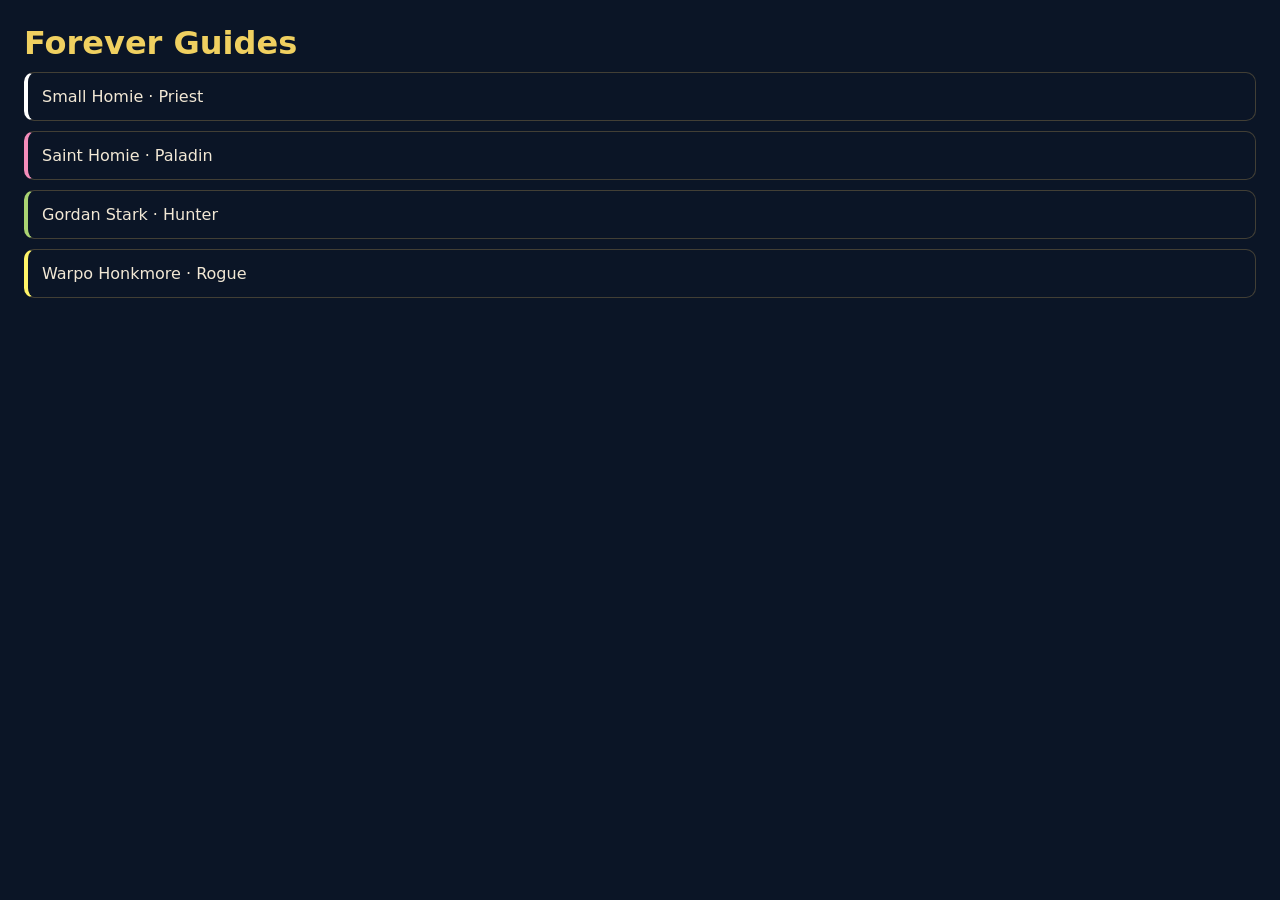
<file: index.html>
<!doctype html><html lang="en"><head><meta charset="utf-8"><meta name="viewport" content="width=device-width,initial-scale=1">
<title>Forever Guides</title><meta name="theme-color" content="#0b1526"><link rel="manifest" href="manifest.webmanifest"><link rel="apple-touch-icon" href="icons/icon-180.png">
<meta name="apple-mobile-web-app-capable" content="yes"><meta name="apple-mobile-web-app-title" content="Forever Guides">
<style>body{margin:0;background:#0b1526;color:#f2e8d5;font:16px system-ui;display:flex;flex-direction:column;gap:10px;padding:24px}a{padding:14px;border:1px solid rgba(196,163,90,.3);border-radius:10px;color:#f2e8d5;text-decoration:none}</style>
<script>const s=localStorage.getItem('fg:last');if(['priest','paladin','hunter','rogue'].includes(s))location.replace(s+'/'+location.search+location.hash)</script></head><body>
<h1 style="color:#f0d060;margin:0">Forever Guides</h1><a href="priest/" style="border-left:4px solid #FFFFFF">Small Homie · Priest</a><a href="paladin/" style="border-left:4px solid #F48CBA">Saint Homie · Paladin</a><a href="hunter/" style="border-left:4px solid #AAD372">Gordan Stark · Hunter</a><a href="rogue/" style="border-left:4px solid #FFF468">Warpo Honkmore · Rogue</a><script>if("serviceWorker" in navigator)navigator.serviceWorker.register("sw.js",{updateViaCache:"none"})</script></body></html>
</file>
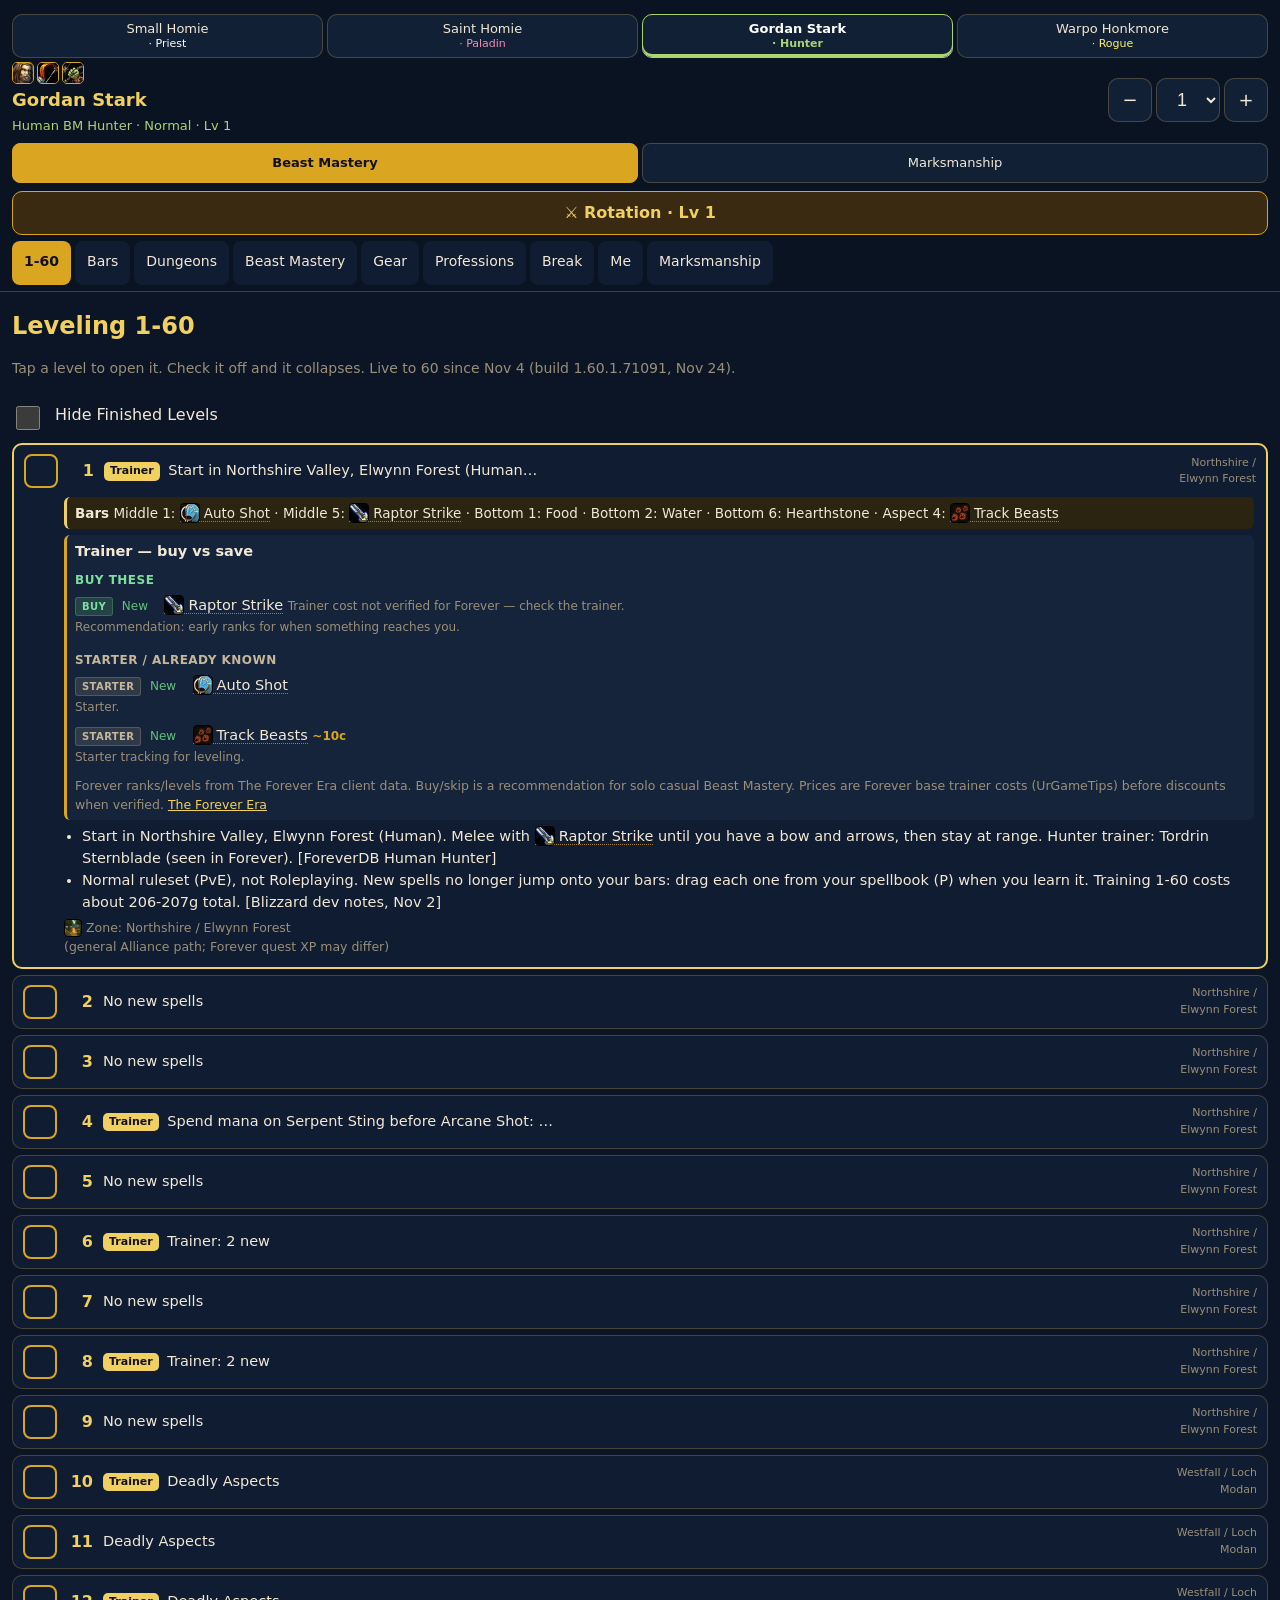
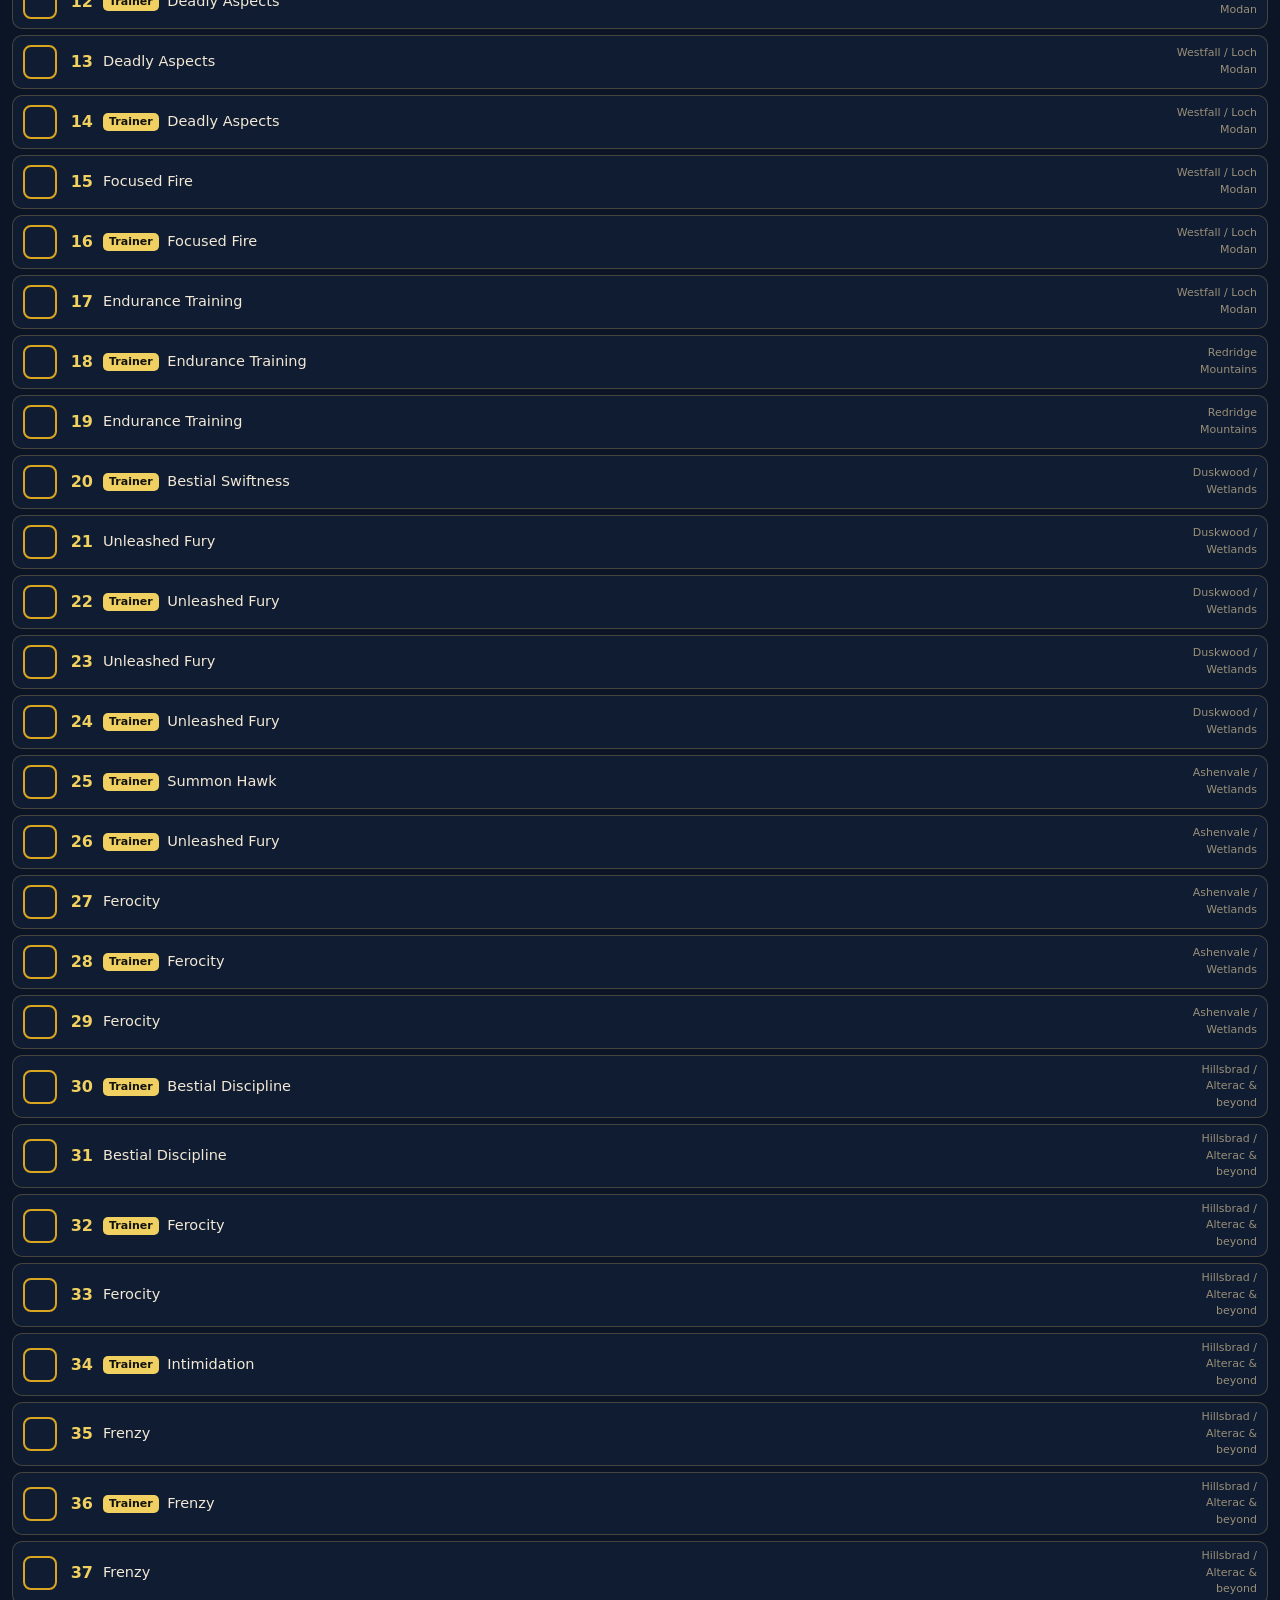
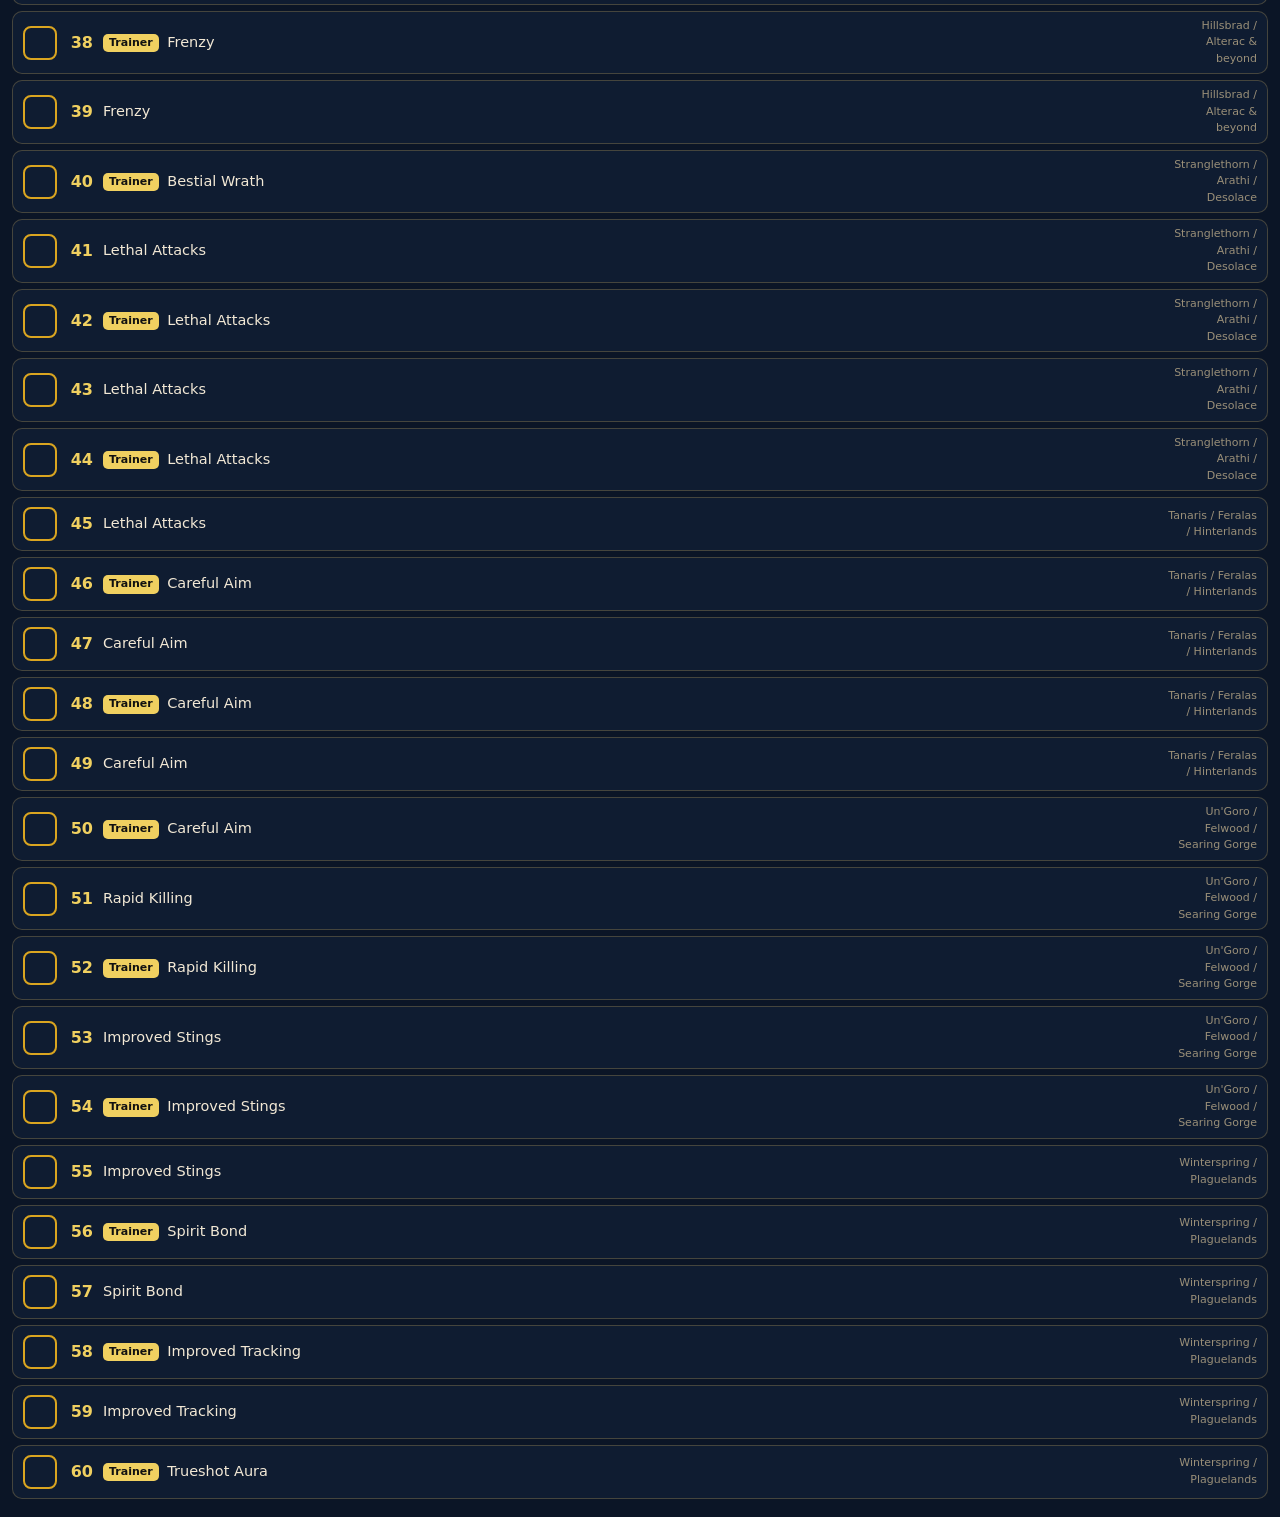
<file: hunter/index.html>
<!doctype html><html lang="en"><head><meta charset="utf-8">
<meta name="viewport" content="width=device-width,initial-scale=1,viewport-fit=cover">
<title>Gordan Stark · BM Hunter</title>
<meta name="theme-color" content="#0b1526">
<meta name="apple-mobile-web-app-capable" content="yes"><meta name="mobile-web-app-capable" content="yes">
<meta name="apple-mobile-web-app-status-bar-style" content="black-translucent">
<meta name="apple-mobile-web-app-title" content="Gordan Stark">
<link rel="apple-touch-icon" href="icons/icon-180.png"><link rel="icon" href="icons/icon-192.png">
<link rel="manifest" href="../manifest.webmanifest"><link rel="stylesheet" href="style.css"><style>:root{--accent:#AAD372}</style>
<style>.chsw{display:flex;gap:4px;padding:6px 0 4px;overflow-x:auto}.chsw a{flex:1 1 0;min-width:0;text-align:center;padding:6px 4px;min-height:44px;line-height:1.25;border:1px solid var(--line);border-radius:10px;color:var(--ink);text-decoration:none;font-size:13px;background:var(--panel)}.chsw a small{display:block;font-size:11px;color:var(--c)}.chsw a.on{border-color:var(--c);box-shadow:inset 0 -3px 0 var(--c);color:#fff;font-weight:600}</style></head><body>
<header class="bar">
 <nav class="chsw" aria-label="Character"><a href="../priest/" style="--c:#FFFFFF" class="" onclick="localStorage.setItem('fg:last','priest')">Small Homie<small>· Priest</small></a><a href="../paladin/" style="--c:#F48CBA" class="" onclick="localStorage.setItem('fg:last','paladin')">Saint Homie<small>· Paladin</small></a><a href="../hunter/" style="--c:#AAD372" class="on" onclick="localStorage.setItem('fg:last','hunter')">Gordan Stark<small>· Hunter</small></a><a href="../rogue/" style="--c:#FFF468" class="" onclick="localStorage.setItem('fg:last','rogue')">Warpo Honkmore<small>· Rogue</small></a></nav>
 <div class="bar-top"><div class="who"><span class="crest"><img class="ci1" src="icons/spells/achievement_character_human_male.jpg" alt="" loading="lazy"><img class="ci1" src="icons/spells/classicon_hunter.jpg" alt="" loading="lazy"><img class="ci1" src="icons/spells/ability_hunter_beasttaming.jpg" alt="" loading="lazy"></span><b>Gordan Stark</b><span>Human BM Hunter · Normal · Lv <span id="curLv">1</span></span></div>
  <div class="lvpick"><button id="lvDown" aria-label="Level down">−</button><select id="lvSel" aria-label="Current level"></select><button id="lvUp" aria-label="Level up">+</button></div></div>
 <div class="wpn" role="group" aria-label="Spec"><button data-w="bm">Beast Mastery</button><button data-w="mm">Marksmanship</button></div>
 <button id="rotBtn" class="rotbtn" aria-expanded="false">⚔ Rotation <span id="rotTag"></span></button>
 <div id="rot" class="rot" hidden></div>
 <nav class="tabs"><a href="#guide">1-60</a><a href="#bars">Bars</a><a href="#dungeons">Dungeons</a><a href="#bm">Beast Mastery</a><a href="#gear">Gear</a><a href="#prof">Professions</a><a href="#back">Break</a><a href="#me">Me</a><a href="#mm">Marksmanship</a></nav>
</header>
<main>
<section id="t-guide" class="tab"><h2>Leveling 1-60</h2>
 <p class="note">Tap a level to open it. Check it off and it collapses. Live to 60 since Nov 4 (build 1.60.1.71091, Nov 24).</p>
 <label class="ci inline"><input type="checkbox" id="hideDone"> <span>Hide Finished Levels</span></label>
 <div class="row" data-lv="1" id="lv1">
 <div class="row-head"><button class="chk" aria-label="Mark level 1 done" data-k="lv1"></button>
  <span class="lv">1</span><span class="sum"><span class="tb">Trainer</span> Start in Northshire Valley, Elwynn Forest (Human…</span><span class="zone">Northshire / Elwynn Forest</span></div>
 <div class="row-body"><div class="barch"><b>Bars</b> Middle 1: <a class="sp" href="https://theforeverera.com/en/spells/hunter/auto-shot/" target="_blank" rel="noopener"><img class="ic" src="icons/spells/ability_whirlwind.jpg" alt="" loading="lazy">Auto Shot</a> · Middle 5: <a class="sp" href="https://theforeverera.com/en/spells/hunter/raptor-strike/" target="_blank" rel="noopener"><img class="ic" src="icons/spells/ability_meleedamage.jpg" alt="" loading="lazy">Raptor Strike</a> · Bottom 1: Food · Bottom 2: Water · Bottom 6: Hearthstone · Aspect 4: <a class="sp" href="https://theforeverera.com/en/spells/hunter/track-beasts/" target="_blank" rel="noopener"><img class="ic" src="icons/spells/ability_tracking.jpg" alt="" loading="lazy">Track Beasts</a></div><div class="trn"><b>Trainer — buy vs save</b><p class="trn-h buy">Buy these</p><ul><li class="adv-buy"><span class="ab">Buy</span> <span class="k new">New</span> <a class="sp" href="https://theforeverera.com/en/spells/hunter/raptor-strike/" target="_blank" rel="noopener"><img class="ic" src="icons/spells/ability_meleedamage.jpg" alt="" loading="lazy">Raptor Strike</a> <span class="cost muted">Trainer cost not verified for Forever — check the trainer.</span><div class="why">Recommendation: early ranks for when something reaches you.</div></li></ul><p class="trn-h start">Starter / already known</p><ul><li class="adv-start"><span class="ab">Starter</span> <span class="k new">New</span> <a class="sp" href="https://theforeverera.com/en/spells/hunter/auto-shot/" target="_blank" rel="noopener"><img class="ic" src="icons/spells/ability_whirlwind.jpg" alt="" loading="lazy">Auto Shot</a><div class="why">Starter.</div></li><li class="adv-start"><span class="ab">Starter</span> <span class="k new">New</span> <a class="sp" href="https://theforeverera.com/en/spells/hunter/track-beasts/" target="_blank" rel="noopener"><img class="ic" src="icons/spells/ability_tracking.jpg" alt="" loading="lazy">Track Beasts</a> <span class="cost">~10c</span><div class="why">Starter tracking for leveling.</div></li></ul><span class="src">Forever ranks/levels from The Forever Era client data. Buy/skip is a recommendation for solo casual Beast Mastery. Prices are Forever base trainer costs (UrGameTips) before discounts when verified. <a href="https://theforeverera.com/en/spells/hunter/levels/">The Forever Era</a></span></div><ul><li>Start in Northshire Valley, Elwynn Forest (Human). Melee with <a class="sp" href="https://theforeverera.com/en/spells/hunter/raptor-strike/" target="_blank" rel="noopener"><img class="ic" src="icons/spells/ability_meleedamage.jpg" alt="" loading="lazy">Raptor Strike</a> until you have a bow and arrows, then stay at range. Hunter trainer: Tordrin Sternblade (seen in Forever). [ForeverDB Human Hunter]</li><li>Normal ruleset (PvE), not Roleplaying. New spells no longer jump onto your bars: drag each one from your spellbook (P) when you learn it. Training 1-60 costs about 206-207g total. [Blizzard dev notes, Nov 2]</li></ul><div class="zline"><img class="ic zi" src="icons/spells/achievement_zone_elwynnforest.jpg" alt="" loading="lazy">Zone: Northshire / Elwynn Forest <span class="src">(general Alliance path; Forever quest XP may differ)</span></div></div>
</div><div class="row" data-lv="2" id="lv2">
 <div class="row-head"><button class="chk" aria-label="Mark level 2 done" data-k="lv2"></button>
  <span class="lv">2</span><span class="sum">No new spells</span><span class="zone">Northshire / Elwynn Forest</span></div>
 <div class="row-body"><ul></ul><div class="zline"><img class="ic zi" src="icons/spells/achievement_zone_elwynnforest.jpg" alt="" loading="lazy">Zone: Northshire / Elwynn Forest <span class="src">(general Alliance path; Forever quest XP may differ)</span></div></div>
</div><div class="row" data-lv="3" id="lv3">
 <div class="row-head"><button class="chk" aria-label="Mark level 3 done" data-k="lv3"></button>
  <span class="lv">3</span><span class="sum">No new spells</span><span class="zone">Northshire / Elwynn Forest</span></div>
 <div class="row-body"><ul></ul><div class="zline"><img class="ic zi" src="icons/spells/achievement_zone_elwynnforest.jpg" alt="" loading="lazy">Zone: Northshire / Elwynn Forest <span class="src">(general Alliance path; Forever quest XP may differ)</span></div></div>
</div><div class="row" data-lv="4" id="lv4">
 <div class="row-head"><button class="chk" aria-label="Mark level 4 done" data-k="lv4"></button>
  <span class="lv">4</span><span class="sum"><span class="tb">Trainer</span> Spend mana on Serpent Sting before Arcane Shot: …</span><span class="zone">Northshire / Elwynn Forest</span></div>
 <div class="row-body"><div class="barch"><b>Bars</b> Middle 3: <a class="sp" href="https://theforeverera.com/en/spells/hunter/serpent-sting/" target="_blank" rel="noopener"><img class="ic" src="icons/spells/ability_hunter_quickshot.jpg" alt="" loading="lazy">Serpent Sting</a> · Aspect 1: <a class="sp" href="https://theforeverera.com/en/spells/hunter/aspect-of-the-monkey/" target="_blank" rel="noopener"><img class="ic" src="icons/spells/ability_hunter_aspectofthemonkey.jpg" alt="" loading="lazy">Aspect of the Monkey</a></div><div class="trn"><b>Trainer — buy vs save</b><p class="trn-h buy">Buy these</p><ul><li class="adv-buy"><span class="ab">Buy</span> <span class="k new">New</span> <a class="sp" href="https://theforeverera.com/en/spells/hunter/aspect-of-the-monkey/" target="_blank" rel="noopener"><img class="ic" src="icons/spells/ability_hunter_aspectofthemonkey.jpg" alt="" loading="lazy">Aspect of the Monkey</a> <span class="cost">~1s</span><div class="why">Recommendation: dodge while you get hit early.</div></li><li class="adv-buy"><span class="ab">Buy</span> <span class="k new">New</span> <a class="sp" href="https://theforeverera.com/en/spells/hunter/serpent-sting/" target="_blank" rel="noopener"><img class="ic" src="icons/spells/ability_hunter_quickshot.jpg" alt="" loading="lazy">Serpent Sting</a> <span class="cost">~1s</span><div class="why">Recommendation: core DoT for BM leveling.</div></li></ul><span class="src">Forever ranks/levels from The Forever Era client data. Buy/skip is a recommendation for solo casual Beast Mastery. Prices are Forever base trainer costs (UrGameTips) before discounts when verified. <a href="https://theforeverera.com/en/spells/hunter/levels/">The Forever Era</a></span></div><ul><li>Spend mana on <a class="sp" href="https://theforeverera.com/en/spells/hunter/serpent-sting/" target="_blank" rel="noopener"><img class="ic" src="icons/spells/ability_hunter_quickshot.jpg" alt="" loading="lazy">Serpent Sting</a> before <a class="sp" href="https://theforeverera.com/en/spells/hunter/arcane-shot/" target="_blank" rel="noopener"><img class="ic" src="icons/spells/ability_impalingbolt.jpg" alt="" loading="lazy">Arcane Shot</a>: <a class="sp" href="https://theforeverera.com/en/spells/hunter/auto-shot/" target="_blank" rel="noopener"><img class="ic" src="icons/spells/ability_whirlwind.jpg" alt="" loading="lazy">Auto Shot</a> does most of the work. [WoW Forever DB]</li></ul><div class="zline"><img class="ic zi" src="icons/spells/achievement_zone_elwynnforest.jpg" alt="" loading="lazy">Zone: Northshire / Elwynn Forest <span class="src">(general Alliance path; Forever quest XP may differ)</span></div></div>
</div><div class="row" data-lv="5" id="lv5">
 <div class="row-head"><button class="chk" aria-label="Mark level 5 done" data-k="lv5"></button>
  <span class="lv">5</span><span class="sum">No new spells</span><span class="zone">Northshire / Elwynn Forest</span></div>
 <div class="row-body"><ul></ul><div class="zline"><img class="ic zi" src="icons/spells/achievement_zone_elwynnforest.jpg" alt="" loading="lazy">Zone: Northshire / Elwynn Forest <span class="src">(general Alliance path; Forever quest XP may differ)</span></div></div>
</div><div class="row" data-lv="6" id="lv6">
 <div class="row-head"><button class="chk" aria-label="Mark level 6 done" data-k="lv6"></button>
  <span class="lv">6</span><span class="sum"><span class="tb">Trainer</span> Trainer: 2 new</span><span class="zone">Northshire / Elwynn Forest</span></div>
 <div class="row-body"><div class="barch"><b>Bars</b> Middle 2: Hunter&#x27;s Mark · Middle 4: <a class="sp" href="https://theforeverera.com/en/spells/hunter/arcane-shot/" target="_blank" rel="noopener"><img class="ic" src="icons/spells/ability_impalingbolt.jpg" alt="" loading="lazy">Arcane Shot</a></div><div class="trn"><b>Trainer — buy vs save</b><p class="trn-h buy">Buy these</p><ul><li class="adv-buy"><span class="ab">Buy</span> <span class="k new">New</span> <a class="sp" href="https://theforeverera.com/en/spells/hunter/arcane-shot/" target="_blank" rel="noopener"><img class="ic" src="icons/spells/ability_impalingbolt.jpg" alt="" loading="lazy">Arcane Shot</a> <span class="cost">~1s</span><div class="why">Recommendation: filler until <a class="sp" href="https://theforeverera.com/en/spells/hunter/summon-hawk/" target="_blank" rel="noopener"><img class="ic" src="icons/spells/ability_hunter_animalhandler.jpg" alt="" loading="lazy">Summon Hawk</a>; still train ranks.</div></li><li class="adv-buy"><span class="ab">Buy</span> <span class="k new">New</span> Hunter&#x27;s Mark <span class="cost">~1s</span><div class="why">Recommendation: RAP for you and the pet&#x27;s target.</div></li></ul><span class="src">Forever ranks/levels from The Forever Era client data. Buy/skip is a recommendation for solo casual Beast Mastery. Prices are Forever base trainer costs (UrGameTips) before discounts when verified. <a href="https://theforeverera.com/en/spells/hunter/levels/">The Forever Era</a></span></div><ul></ul><div class="zline"><img class="ic zi" src="icons/spells/achievement_zone_elwynnforest.jpg" alt="" loading="lazy">Zone: Northshire / Elwynn Forest <span class="src">(general Alliance path; Forever quest XP may differ)</span></div></div>
</div><div class="row" data-lv="7" id="lv7">
 <div class="row-head"><button class="chk" aria-label="Mark level 7 done" data-k="lv7"></button>
  <span class="lv">7</span><span class="sum">No new spells</span><span class="zone">Northshire / Elwynn Forest</span></div>
 <div class="row-body"><ul></ul><div class="zline"><img class="ic zi" src="icons/spells/achievement_zone_elwynnforest.jpg" alt="" loading="lazy">Zone: Northshire / Elwynn Forest <span class="src">(general Alliance path; Forever quest XP may differ)</span></div></div>
</div><div class="row" data-lv="8" id="lv8">
 <div class="row-head"><button class="chk" aria-label="Mark level 8 done" data-k="lv8"></button>
  <span class="lv">8</span><span class="sum"><span class="tb">Trainer</span> Trainer: 2 new</span><span class="zone">Northshire / Elwynn Forest</span></div>
 <div class="row-body"><div class="barch"><b>Bars</b> Top 2: <a class="sp" href="https://theforeverera.com/en/spells/hunter/concussive-shot/" target="_blank" rel="noopener"><img class="ic" src="icons/spells/spell_frost_stun.jpg" alt="" loading="lazy">Concussive Shot</a></div><div class="trn"><b>Trainer — buy vs save</b><p class="trn-h buy">Buy these</p><ul><li class="adv-buy"><span class="ab">Buy</span> <span class="k new">New</span> <a class="sp" href="https://theforeverera.com/en/spells/hunter/concussive-shot/" target="_blank" rel="noopener"><img class="ic" src="icons/spells/spell_frost_stun.jpg" alt="" loading="lazy">Concussive Shot</a> <span class="cost">~2s</span><div class="why">Recommendation: kiting slow.</div></li><li class="adv-buy"><span class="ab">Buy</span> <span class="k ">R2</span> <a class="sp" href="https://theforeverera.com/en/spells/hunter/raptor-strike/" target="_blank" rel="noopener"><img class="ic" src="icons/spells/ability_meleedamage.jpg" alt="" loading="lazy">Raptor Strike</a> <span class="cost">~2s</span><div class="why">Recommendation: early ranks for when something reaches you.</div></li></ul><span class="src">Forever ranks/levels from The Forever Era client data. Buy/skip is a recommendation for solo casual Beast Mastery. Prices are Forever base trainer costs (UrGameTips) before discounts when verified. <a href="https://theforeverera.com/en/spells/hunter/levels/">The Forever Era</a></span></div><ul></ul><div class="zline"><img class="ic zi" src="icons/spells/achievement_zone_elwynnforest.jpg" alt="" loading="lazy">Zone: Northshire / Elwynn Forest <span class="src">(general Alliance path; Forever quest XP may differ)</span></div></div>
</div><div class="row" data-lv="9" id="lv9">
 <div class="row-head"><button class="chk" aria-label="Mark level 9 done" data-k="lv9"></button>
  <span class="lv">9</span><span class="sum">No new spells</span><span class="zone">Northshire / Elwynn Forest</span></div>
 <div class="row-body"><ul></ul><div class="zline"><img class="ic zi" src="icons/spells/achievement_zone_elwynnforest.jpg" alt="" loading="lazy">Zone: Northshire / Elwynn Forest <span class="src">(general Alliance path; Forever quest XP may differ)</span></div></div>
</div><div class="row" data-lv="10" id="lv10">
 <div class="row-head"><button class="chk" aria-label="Mark level 10 done" data-k="lv10"></button>
  <span class="lv">10</span><span class="sum"><span class="tb">Trainer</span> Deadly Aspects</span><span class="zone">Westfall / Loch Modan</span></div>
 <div class="row-body"><div class="barch"><b>Bars</b> Bottom 3: <a class="sp" href="https://theforeverera.com/en/spells/hunter/call-pet/" target="_blank" rel="noopener"><img class="ic" src="icons/spells/ability_hunter_beastcall.jpg" alt="" loading="lazy">Call Pet</a> · Bottom 4: <a class="sp" href="https://theforeverera.com/en/spells/hunter/feed-pet/" target="_blank" rel="noopener"><img class="ic" src="icons/spells/ability_hunter_beasttraining.jpg" alt="" loading="lazy">Feed Pet</a> · Bottom 5: <a class="sp" href="https://theforeverera.com/en/spells/hunter/revive-pet/" target="_blank" rel="noopener"><img class="ic" src="icons/spells/ability_hunter_beastsoothe.jpg" alt="" loading="lazy">Revive Pet</a> · Aspect 1: <a class="sp" href="https://theforeverera.com/en/spells/hunter/aspect-of-the-hawk/" target="_blank" rel="noopener"><img class="ic" src="icons/spells/spell_nature_ravenform.jpg" alt="" loading="lazy">Aspect of the Hawk</a></div><div class="trn"><b>Trainer — buy vs save</b><p class="trn-h buy">Buy these</p><ul><li class="adv-buy"><span class="ab">Buy</span> <span class="k new">New</span> <a class="sp" href="https://theforeverera.com/en/spells/hunter/aspect-of-the-hawk/" target="_blank" rel="noopener"><img class="ic" src="icons/spells/spell_nature_ravenform.jpg" alt="" loading="lazy">Aspect of the Hawk</a> <span class="cost">~4s</span><div class="why">Recommendation: main combat Aspect for ranged BM.</div></li><li class="adv-buy"><span class="ab">Buy</span> <span class="k ">R2</span> <a class="sp" href="https://theforeverera.com/en/spells/hunter/serpent-sting/" target="_blank" rel="noopener"><img class="ic" src="icons/spells/ability_hunter_quickshot.jpg" alt="" loading="lazy">Serpent Sting</a> <span class="cost">~4s</span><div class="why">Recommendation: core DoT for BM leveling.</div></li></ul><p class="trn-h quest">From quests (no trainer gold)</p><ul><li class="adv-quest"><span class="ab">Quest</span> <span class="k new">New</span> <a class="sp" href="https://theforeverera.com/en/spells/hunter/call-pet/" target="_blank" rel="noopener"><img class="ic" src="icons/spells/ability_hunter_beastcall.jpg" alt="" loading="lazy">Call Pet</a><div class="why">From taming quests — not trainer gold.</div></li><li class="adv-quest"><span class="ab">Quest</span> <span class="k new">New</span> <a class="sp" href="https://theforeverera.com/en/spells/hunter/dismiss-pet/" target="_blank" rel="noopener"><img class="ic" src="icons/spells/spell_nature_spiritwolf.jpg" alt="" loading="lazy">Dismiss Pet</a><div class="why">From taming quests — not trainer gold.</div></li><li class="adv-quest"><span class="ab">Quest</span> <span class="k new">New</span> <a class="sp" href="https://theforeverera.com/en/spells/hunter/feed-pet/" target="_blank" rel="noopener"><img class="ic" src="icons/spells/ability_hunter_beasttraining.jpg" alt="" loading="lazy">Feed Pet</a><div class="why">From training quest — not trainer gold.</div></li><li class="adv-quest"><span class="ab">Quest</span> <span class="k new">New</span> <a class="sp" href="https://theforeverera.com/en/spells/hunter/revive-pet/" target="_blank" rel="noopener"><img class="ic" src="icons/spells/ability_hunter_beastsoothe.jpg" alt="" loading="lazy">Revive Pet</a><div class="why">From training quest — not trainer gold.</div></li><li class="adv-quest"><span class="ab">Quest</span> <span class="k new">New</span> <a class="sp" href="https://theforeverera.com/en/spells/hunter/tame-beast/" target="_blank" rel="noopener"><img class="ic" src="icons/spells/ability_hunter_beasttaming.jpg" alt="" loading="lazy">Tame Beast</a><div class="why">From taming quest — not trainer gold.</div></li></ul><p class="trn-h skip">Skip or delay — save gold</p><ul><li class="adv-skip"><span class="ab">Skip / save</span> <span class="k new">New</span> <a class="sp" href="https://theforeverera.com/en/spells/hunter/track-humanoids/" target="_blank" rel="noopener"><img class="ic" src="icons/spells/spell_holy_prayerofhealing.jpg" alt="" loading="lazy">Track Humanoids</a> <span class="cost">~4s</span><div class="why">Recommendation: buy only for humanoid-heavy zones.</div></li></ul><span class="src">Forever ranks/levels from The Forever Era client data. Buy/skip is a recommendation for solo casual Beast Mastery. Prices are Forever base trainer costs (UrGameTips) before discounts when verified. <a href="https://theforeverera.com/en/spells/hunter/levels/">The Forever Era</a></span></div><div class="tal"><b>Deadly Aspects</b> <span class="rank">1/5</span><div class="eff">BM · <a class="sp" href="https://theforeverera.com/en/spells/hunter/aspect-of-the-hawk/" target="_blank" rel="noopener"><img class="ic" src="icons/spells/spell_nature_ravenform.jpg" alt="" loading="lazy">Aspect of the Hawk</a> can proc +30% ranged speed</div><span class="src">WoW Forever DB Beast Mastery leveling order (Nov 25)</span></div><ul><li>Taming the Beast: Josephine Carson in Goldshire (seen in Forever). Pet care spells come from the class quests. [ForeverDB Human Hunter]</li><li>You can only tame beasts at or below your level. A Young Forest Bear is a strong early tank pet (Swipe). Keep buying <a class="sp" href="https://theforeverera.com/en/spells/hunter/mend-pet/" target="_blank" rel="noopener"><img class="ic" src="icons/spells/ability_hunter_mendpet.jpg" alt="" loading="lazy">Mend Pet</a> ranks. [Icy Veins Forever BM / ForeverDB]</li></ul><div class="zline"><img class="ic zi" src="icons/spells/achievement_zone_westfall_01.jpg" alt="" loading="lazy">Zone: Westfall / Loch Modan <span class="src">(general Alliance path; Forever quest XP may differ)</span></div></div>
</div><div class="row" data-lv="11" id="lv11">
 <div class="row-head"><button class="chk" aria-label="Mark level 11 done" data-k="lv11"></button>
  <span class="lv">11</span><span class="sum">Deadly Aspects</span><span class="zone">Westfall / Loch Modan</span></div>
 <div class="row-body"><div class="tal"><b>Deadly Aspects</b> <span class="rank">2/5</span><div class="eff">BM · <a class="sp" href="https://theforeverera.com/en/spells/hunter/aspect-of-the-hawk/" target="_blank" rel="noopener"><img class="ic" src="icons/spells/spell_nature_ravenform.jpg" alt="" loading="lazy">Aspect of the Hawk</a> can proc +30% ranged speed</div><span class="src">WoW Forever DB Beast Mastery leveling order (Nov 25)</span></div><ul></ul><div class="zline"><img class="ic zi" src="icons/spells/achievement_zone_westfall_01.jpg" alt="" loading="lazy">Zone: Westfall / Loch Modan <span class="src">(general Alliance path; Forever quest XP may differ)</span></div></div>
</div><div class="row" data-lv="12" id="lv12">
 <div class="row-head"><button class="chk" aria-label="Mark level 12 done" data-k="lv12"></button>
  <span class="lv">12</span><span class="sum"><span class="tb">Trainer</span> Deadly Aspects</span><span class="zone">Westfall / Loch Modan</span></div>
 <div class="row-body"><div class="barch"><b>Bars</b> Top 1: <a class="sp" href="https://theforeverera.com/en/spells/hunter/mend-pet/" target="_blank" rel="noopener"><img class="ic" src="icons/spells/ability_hunter_mendpet.jpg" alt="" loading="lazy">Mend Pet</a> · Top 3: <a class="sp" href="https://theforeverera.com/en/spells/hunter/wing-clip/" target="_blank" rel="noopener"><img class="ic" src="icons/spells/ability_rogue_trip.jpg" alt="" loading="lazy">Wing Clip</a></div><div class="trn"><b>Trainer — buy vs save</b><p class="trn-h buy">Buy these</p><ul><li class="adv-buy"><span class="ab">Buy</span> <span class="k new">New</span> <a class="sp" href="https://theforeverera.com/en/spells/hunter/mend-pet/" target="_blank" rel="noopener"><img class="ic" src="icons/spells/ability_hunter_mendpet.jpg" alt="" loading="lazy">Mend Pet</a> <span class="cost">~6s</span><div class="why">Recommendation: keep ranks current — primary pet heal.</div></li><li class="adv-buy"><span class="ab">Buy</span> <span class="k new">New</span> <a class="sp" href="https://theforeverera.com/en/spells/hunter/wing-clip/" target="_blank" rel="noopener"><img class="ic" src="icons/spells/ability_rogue_trip.jpg" alt="" loading="lazy">Wing Clip</a> <span class="cost">~6s</span><div class="why">Recommendation: Rank 1 panic melee slow; later ranks optional.</div></li><li class="adv-buy"><span class="ab">Buy</span> <span class="k ">R2</span> <a class="sp" href="https://theforeverera.com/en/spells/hunter/arcane-shot/" target="_blank" rel="noopener"><img class="ic" src="icons/spells/ability_impalingbolt.jpg" alt="" loading="lazy">Arcane Shot</a> <span class="cost">~6s</span><div class="why">Recommendation: filler until <a class="sp" href="https://theforeverera.com/en/spells/hunter/summon-hawk/" target="_blank" rel="noopener"><img class="ic" src="icons/spells/ability_hunter_animalhandler.jpg" alt="" loading="lazy">Summon Hawk</a>; still train ranks.</div></li></ul><p class="trn-h skip">Skip or delay — save gold</p><ul><li class="adv-skip"><span class="ab">Skip / save</span> <span class="k new">New</span> <a class="sp" href="https://theforeverera.com/en/spells/hunter/distracting-shot/" target="_blank" rel="noopener"><img class="ic" src="icons/spells/spell_arcane_blink.jpg" alt="" loading="lazy">Distracting Shot</a> <span class="cost">~6s</span><div class="why">Recommendation: pulls threat onto YOU; pet should tank.</div></li></ul><span class="src">Forever ranks/levels from The Forever Era client data. Buy/skip is a recommendation for solo casual Beast Mastery. Prices are Forever base trainer costs (UrGameTips) before discounts when verified. <a href="https://theforeverera.com/en/spells/hunter/levels/">The Forever Era</a></span></div><div class="tal"><b>Deadly Aspects</b> <span class="rank">3/5</span><div class="eff">BM · <a class="sp" href="https://theforeverera.com/en/spells/hunter/aspect-of-the-hawk/" target="_blank" rel="noopener"><img class="ic" src="icons/spells/spell_nature_ravenform.jpg" alt="" loading="lazy">Aspect of the Hawk</a> can proc +30% ranged speed</div><span class="src">WoW Forever DB Beast Mastery leveling order (Nov 25)</span></div><ul></ul><div class="zline"><img class="ic zi" src="icons/spells/achievement_zone_westfall_01.jpg" alt="" loading="lazy">Zone: Westfall / Loch Modan <span class="src">(general Alliance path; Forever quest XP may differ)</span></div></div>
</div><div class="row" data-lv="13" id="lv13">
 <div class="row-head"><button class="chk" aria-label="Mark level 13 done" data-k="lv13"></button>
  <span class="lv">13</span><span class="sum">Deadly Aspects</span><span class="zone">Westfall / Loch Modan</span></div>
 <div class="row-body"><div class="tal"><b>Deadly Aspects</b> <span class="rank">4/5</span><div class="eff">BM · <a class="sp" href="https://theforeverera.com/en/spells/hunter/aspect-of-the-hawk/" target="_blank" rel="noopener"><img class="ic" src="icons/spells/spell_nature_ravenform.jpg" alt="" loading="lazy">Aspect of the Hawk</a> can proc +30% ranged speed</div><span class="src">WoW Forever DB Beast Mastery leveling order (Nov 25)</span></div><div class="dline"><b>🏰 Dungeon opens</b> <a href="#dungeons">Hall of Thanes</a> (13-20, new) <span class="src">Icy Veins ranges</span></div><ul><li>Optional later: Hall of Thanes (under Ironforge) has Calibrated Blunderbuss from Old Ironforge Incursion around 16 if you travel there. [WoW Forever DB]</li></ul><div class="zline"><img class="ic zi" src="icons/spells/achievement_zone_westfall_01.jpg" alt="" loading="lazy">Zone: Westfall / Loch Modan <span class="src">(general Alliance path; Forever quest XP may differ)</span></div></div>
</div><div class="row" data-lv="14" id="lv14">
 <div class="row-head"><button class="chk" aria-label="Mark level 14 done" data-k="lv14"></button>
  <span class="lv">14</span><span class="sum"><span class="tb">Trainer</span> Deadly Aspects</span><span class="zone">Westfall / Loch Modan</span></div>
 <div class="row-body"><div class="trn"><b>Trainer — buy vs save</b><p class="trn-h skip">Skip or delay — save gold</p><ul><li class="adv-skip"><span class="ab">Skip / save</span> <span class="k new">New</span> <a class="sp" href="https://theforeverera.com/en/spells/hunter/eagle-eye/" target="_blank" rel="noopener"><img class="ic" src="icons/spells/ability_hunter_eagleeye.jpg" alt="" loading="lazy">Eagle Eye</a> <span class="cost">~12s</span><div class="why">Recommendation: scouting luxury — delay.</div></li><li class="adv-skip"><span class="ab">Skip / save</span> <span class="k new">New</span> <a class="sp" href="https://theforeverera.com/en/spells/hunter/eyes-of-the-beast/" target="_blank" rel="noopener"><img class="ic" src="icons/spells/ability_eyeoftheowl.jpg" alt="" loading="lazy">Eyes of the Beast</a> <span class="cost">~12s</span><div class="why">Recommendation: niche — delay.</div></li><li class="adv-skip"><span class="ab">Skip / save</span> <span class="k new">New</span> <a class="sp" href="https://theforeverera.com/en/spells/hunter/scare-beast/" target="_blank" rel="noopener"><img class="ic" src="icons/spells/ability_druid_cower.jpg" alt="" loading="lazy">Scare Beast</a> <span class="cost">~12s</span><div class="why">Recommendation: beasts only; can pull extras — delay.</div></li></ul><span class="src">Forever ranks/levels from The Forever Era client data. Buy/skip is a recommendation for solo casual Beast Mastery. Prices are Forever base trainer costs (UrGameTips) before discounts when verified. <a href="https://theforeverera.com/en/spells/hunter/levels/">The Forever Era</a></span></div><div class="tal"><b>Deadly Aspects</b> <span class="rank">5/5</span><div class="eff">BM · <a class="sp" href="https://theforeverera.com/en/spells/hunter/aspect-of-the-hawk/" target="_blank" rel="noopener"><img class="ic" src="icons/spells/spell_nature_ravenform.jpg" alt="" loading="lazy">Aspect of the Hawk</a> can proc +30% ranged speed</div><span class="src">WoW Forever DB Beast Mastery leveling order (Nov 25)</span></div><ul></ul><div class="zline"><img class="ic zi" src="icons/spells/achievement_zone_westfall_01.jpg" alt="" loading="lazy">Zone: Westfall / Loch Modan <span class="src">(general Alliance path; Forever quest XP may differ)</span></div></div>
</div><div class="row" data-lv="15" id="lv15">
 <div class="row-head"><button class="chk" aria-label="Mark level 15 done" data-k="lv15"></button>
  <span class="lv">15</span><span class="sum">Focused Fire</span><span class="zone">Westfall / Loch Modan</span></div>
 <div class="row-body"><div class="tal"><b>Focused Fire</b> <span class="rank">1/2</span><div class="eff">BM · +2% damage while your pet is out</div><span class="src">WoW Forever DB Beast Mastery leveling order (Nov 25)</span></div><div class="dline"><b>🏰 Dungeon opens</b> <a href="#dungeons">Ruins of Lordaeron</a> (15-22, new, Horde-side) · <a href="#dungeons">Wailing Caverns</a> (15-24) <span class="src">Icy Veins ranges</span></div><ul></ul><div class="zline"><img class="ic zi" src="icons/spells/achievement_zone_westfall_01.jpg" alt="" loading="lazy">Zone: Westfall / Loch Modan <span class="src">(general Alliance path; Forever quest XP may differ)</span></div></div>
</div><div class="row" data-lv="16" id="lv16">
 <div class="row-head"><button class="chk" aria-label="Mark level 16 done" data-k="lv16"></button>
  <span class="lv">16</span><span class="sum"><span class="tb">Trainer</span> Focused Fire</span><span class="zone">Westfall / Loch Modan</span></div>
 <div class="row-body"><div class="barch"><b>Bars</b> Aspect 6: <a class="sp" href="https://theforeverera.com/en/spells/hunter/immolation-trap/" target="_blank" rel="noopener"><img class="ic" src="icons/spells/spell_fire_flameshock.jpg" alt="" loading="lazy">Immolation Trap</a></div><div class="trn"><b>Trainer — buy vs save</b><p class="trn-h buy">Buy these</p><ul><li class="adv-buy"><span class="ab">Buy</span> <span class="k new">New</span> <a class="sp" href="https://theforeverera.com/en/spells/hunter/immolation-trap/" target="_blank" rel="noopener"><img class="ic" src="icons/spells/spell_fire_flameshock.jpg" alt="" loading="lazy">Immolation Trap</a> <span class="cost">~18s 94c</span><div class="why">Recommendation: combat fire trap for solo.</div></li><li class="adv-buy"><span class="ab">Buy</span> <span class="k ">R3</span> <a class="sp" href="https://theforeverera.com/en/spells/hunter/raptor-strike/" target="_blank" rel="noopener"><img class="ic" src="icons/spells/ability_meleedamage.jpg" alt="" loading="lazy">Raptor Strike</a> <span class="cost">~18s 94c</span><div class="why">Recommendation: early ranks for when something reaches you.</div></li></ul><p class="trn-h skip">Skip or delay — save gold</p><ul><li class="adv-skip"><span class="ab">Skip / save</span> <span class="k new">New</span> <a class="sp" href="https://theforeverera.com/en/spells/hunter/mongoose-bite/" target="_blank" rel="noopener"><img class="ic" src="icons/spells/ability_hunter_swiftstrike.jpg" alt="" loading="lazy">Mongoose Bite</a> <span class="cost">~18s 94c</span><div class="why">Recommendation: melee-after-dodge; BM stays ranged.</div></li></ul><span class="src">Forever ranks/levels from The Forever Era client data. Buy/skip is a recommendation for solo casual Beast Mastery. Prices are Forever base trainer costs (UrGameTips) before discounts when verified. <a href="https://theforeverera.com/en/spells/hunter/levels/">The Forever Era</a></span></div><div class="tal"><b>Focused Fire</b> <span class="rank">2/2</span><div class="eff">BM · +2% damage while your pet is out</div><span class="src">WoW Forever DB Beast Mastery leveling order (Nov 25)</span></div><ul></ul><div class="zline"><img class="ic zi" src="icons/spells/achievement_zone_westfall_01.jpg" alt="" loading="lazy">Zone: Westfall / Loch Modan <span class="src">(general Alliance path; Forever quest XP may differ)</span></div></div>
</div><div class="row" data-lv="17" id="lv17">
 <div class="row-head"><button class="chk" aria-label="Mark level 17 done" data-k="lv17"></button>
  <span class="lv">17</span><span class="sum">Endurance Training</span><span class="zone">Westfall / Loch Modan</span></div>
 <div class="row-body"><div class="tal"><b>Endurance Training</b> <span class="rank">1/5</span><div class="eff">BM · +pet Health and Armor</div><span class="src">WoW Forever DB Beast Mastery leveling order (Nov 25)</span></div><div class="dline"><b>🏰 Dungeon opens</b> <a href="#dungeons">The Deadmines</a> (17-26) <span class="src">Icy Veins ranges</span></div><ul></ul><div class="zline"><img class="ic zi" src="icons/spells/achievement_zone_westfall_01.jpg" alt="" loading="lazy">Zone: Westfall / Loch Modan <span class="src">(general Alliance path; Forever quest XP may differ)</span></div></div>
</div><div class="row" data-lv="18" id="lv18">
 <div class="row-head"><button class="chk" aria-label="Mark level 18 done" data-k="lv18"></button>
  <span class="lv">18</span><span class="sum"><span class="tb">Trainer</span> Endurance Training</span><span class="zone">Redridge Mountains</span></div>
 <div class="row-body"><div class="barch"><b>Bars</b> Middle 6: <a class="sp" href="https://theforeverera.com/en/spells/hunter/multi-shot/" target="_blank" rel="noopener"><img class="ic" src="icons/spells/ability_upgrademoonglaive.jpg" alt="" loading="lazy">Multi-Shot</a></div><div class="trn"><b>Trainer — buy vs save</b><p class="trn-h buy">Buy these</p><ul><li class="adv-buy"><span class="ab">Buy</span> <span class="k new">New</span> <a class="sp" href="https://theforeverera.com/en/spells/hunter/multi-shot/" target="_blank" rel="noopener"><img class="ic" src="icons/spells/ability_upgrademoonglaive.jpg" alt="" loading="lazy">Multi-Shot</a> <span class="cost">~21s 5c</span><div class="why">Recommendation: cleave (shares CD with <a class="sp" href="https://theforeverera.com/en/spells/hunter/aimed-shot/" target="_blank" rel="noopener"><img class="ic" src="icons/spells/inv_spear_07.jpg" alt="" loading="lazy">Aimed Shot</a>).</div></li><li class="adv-buy"><span class="ab">Buy</span> <span class="k ">R3</span> <a class="sp" href="https://theforeverera.com/en/spells/hunter/serpent-sting/" target="_blank" rel="noopener"><img class="ic" src="icons/spells/ability_hunter_quickshot.jpg" alt="" loading="lazy">Serpent Sting</a> <span class="cost">~21s 5c</span><div class="why">Recommendation: core DoT for BM leveling.</div></li><li class="adv-buy"><span class="ab">Buy</span> <span class="k ">R2</span> <a class="sp" href="https://theforeverera.com/en/spells/hunter/aspect-of-the-hawk/" target="_blank" rel="noopener"><img class="ic" src="icons/spells/spell_nature_ravenform.jpg" alt="" loading="lazy">Aspect of the Hawk</a> <span class="cost">~21s 5c</span><div class="why">Recommendation: main combat Aspect for ranged BM.</div></li></ul><p class="trn-h skip">Skip or delay — save gold</p><ul><li class="adv-skip"><span class="ab">Skip / save</span> <span class="k new">New</span> <a class="sp" href="https://theforeverera.com/en/spells/hunter/track-undead/" target="_blank" rel="noopener"><img class="ic" src="icons/spells/spell_shadow_darksummoning.jpg" alt="" loading="lazy">Track Undead</a> <span class="cost">~21s 5c</span><div class="why">Recommendation: buy only in undead zones.</div></li></ul><span class="src">Forever ranks/levels from The Forever Era client data. Buy/skip is a recommendation for solo casual Beast Mastery. Prices are Forever base trainer costs (UrGameTips) before discounts when verified. <a href="https://theforeverera.com/en/spells/hunter/levels/">The Forever Era</a></span></div><div class="tal"><b>Endurance Training</b> <span class="rank">2/5</span><div class="eff">BM · +pet Health and Armor</div><span class="src">WoW Forever DB Beast Mastery leveling order (Nov 25)</span></div><ul></ul><div class="zline"><img class="ic zi" src="icons/spells/achievement_zone_redridgemountains.jpg" alt="" loading="lazy">Zone: Redridge Mountains <span class="src">(general Alliance path; Forever quest XP may differ)</span></div></div>
</div><div class="row" data-lv="19" id="lv19">
 <div class="row-head"><button class="chk" aria-label="Mark level 19 done" data-k="lv19"></button>
  <span class="lv">19</span><span class="sum">Endurance Training</span><span class="zone">Redridge Mountains</span></div>
 <div class="row-body"><div class="tal"><b>Endurance Training</b> <span class="rank">3/5</span><div class="eff">BM · +pet Health and Armor</div><span class="src">WoW Forever DB Beast Mastery leveling order (Nov 25)</span></div><ul></ul><div class="zline"><img class="ic zi" src="icons/spells/achievement_zone_redridgemountains.jpg" alt="" loading="lazy">Zone: Redridge Mountains <span class="src">(general Alliance path; Forever quest XP may differ)</span></div></div>
</div><div class="row" data-lv="20" id="lv20">
 <div class="row-head"><button class="chk" aria-label="Mark level 20 done" data-k="lv20"></button>
  <span class="lv">20</span><span class="sum"><span class="tb">Trainer</span> Bestial Swiftness</span><span class="zone">Duskwood / Wetlands</span></div>
 <div class="row-body"><div class="barch"><b>Bars</b> Top 4: <a class="sp" href="https://theforeverera.com/en/spells/hunter/disengage/" target="_blank" rel="noopener"><img class="ic" src="icons/spells/ability_rogue_feint.jpg" alt="" loading="lazy">Disengage</a> · Top 6: <a class="sp" href="https://theforeverera.com/en/spells/hunter/freezing-trap/" target="_blank" rel="noopener"><img class="ic" src="icons/spells/spell_frost_chainsofice.jpg" alt="" loading="lazy">Freezing Trap</a> · Middle 5: <a class="sp" href="https://theforeverera.com/en/spells/hunter/aimed-shot/" target="_blank" rel="noopener"><img class="ic" src="icons/spells/inv_spear_07.jpg" alt="" loading="lazy">Aimed Shot</a> · Aspect 2: <a class="sp" href="https://theforeverera.com/en/spells/hunter/aspect-of-the-cheetah/" target="_blank" rel="noopener"><img class="ic" src="icons/spells/ability_mount_jungletiger.jpg" alt="" loading="lazy">Aspect of the Cheetah</a></div><div class="trn"><b>Trainer — buy vs save</b><p class="trn-h buy">Buy these</p><ul><li class="adv-buy"><span class="ab">Buy</span> <span class="k new">New</span> <a class="sp" href="https://theforeverera.com/en/spells/hunter/aimed-shot/" target="_blank" rel="noopener"><img class="ic" src="icons/spells/inv_spear_07.jpg" alt="" loading="lazy">Aimed Shot</a> <span class="cost">~21s</span><div class="why">Recommendation: baseline hard hit in Forever (trainer spell).</div></li><li class="adv-buy"><span class="ab">Buy</span> <span class="k new">New</span> <a class="sp" href="https://theforeverera.com/en/spells/hunter/aspect-of-the-cheetah/" target="_blank" rel="noopener"><img class="ic" src="icons/spells/ability_mount_jungletiger.jpg" alt="" loading="lazy">Aspect of the Cheetah</a> <span class="cost">~23s 15c</span><div class="why">Recommendation: travel before mounts.</div></li><li class="adv-buy"><span class="ab">Buy</span> <span class="k new">New</span> <a class="sp" href="https://theforeverera.com/en/spells/hunter/disengage/" target="_blank" rel="noopener"><img class="ic" src="icons/spells/ability_rogue_feint.jpg" alt="" loading="lazy">Disengage</a> <span class="cost">~23s 15c</span><div class="why">Recommendation: dump threat if you pull off the pet.</div></li><li class="adv-buy"><span class="ab">Buy</span> <span class="k new">New</span> <a class="sp" href="https://theforeverera.com/en/spells/hunter/freezing-trap/" target="_blank" rel="noopener"><img class="ic" src="icons/spells/spell_frost_chainsofice.jpg" alt="" loading="lazy">Freezing Trap</a> <span class="cost">~23s 15c</span><div class="why">Recommendation: dungeon / panic CC.</div></li><li class="adv-buy"><span class="ab">Buy</span> <span class="k ">R3</span> <a class="sp" href="https://theforeverera.com/en/spells/hunter/arcane-shot/" target="_blank" rel="noopener"><img class="ic" src="icons/spells/ability_impalingbolt.jpg" alt="" loading="lazy">Arcane Shot</a> <span class="cost">~23s 15c</span><div class="why">Recommendation: filler until <a class="sp" href="https://theforeverera.com/en/spells/hunter/summon-hawk/" target="_blank" rel="noopener"><img class="ic" src="icons/spells/ability_hunter_animalhandler.jpg" alt="" loading="lazy">Summon Hawk</a>; still train ranks.</div></li><li class="adv-buy"><span class="ab">Buy</span> <span class="k ">R2</span> <a class="sp" href="https://theforeverera.com/en/spells/hunter/mend-pet/" target="_blank" rel="noopener"><img class="ic" src="icons/spells/ability_hunter_mendpet.jpg" alt="" loading="lazy">Mend Pet</a> <span class="cost">~23s 15c</span><div class="why">Recommendation: keep ranks current — primary pet heal.</div></li></ul><p class="trn-h skip">Skip or delay — save gold</p><ul><li class="adv-skip"><span class="ab">Skip / save</span> <span class="k new">New</span> <a class="sp" href="https://theforeverera.com/en/spells/hunter/deterrence/" target="_blank" rel="noopener"><img class="ic" src="icons/spells/ability_whirlwind.jpg" alt="" loading="lazy">Deterrence</a> <span class="tg tl">Talent Spell</span><div class="why">Talent/other tree — not in BM buy list.</div></li><li class="adv-skip"><span class="ab">Skip / save</span> <span class="k ">R2</span> <a class="sp" href="https://theforeverera.com/en/spells/hunter/distracting-shot/" target="_blank" rel="noopener"><img class="ic" src="icons/spells/spell_arcane_blink.jpg" alt="" loading="lazy">Distracting Shot</a> <span class="cost">~23s 15c</span><div class="why">Recommendation: pulls threat onto YOU; pet should tank.</div></li></ul><span class="src">Forever ranks/levels from The Forever Era client data. Buy/skip is a recommendation for solo casual Beast Mastery. Prices are Forever base trainer costs (UrGameTips) before discounts when verified. <a href="https://theforeverera.com/en/spells/hunter/levels/">The Forever Era</a></span></div><div class="tal"><b>Bestial Swiftness</b> <span class="rank">1/1</span><div class="eff">BM · +30% pet run speed (gate to <a class="sp" href="https://theforeverera.com/en/spells/hunter/intimidation/" target="_blank" rel="noopener"><img class="ic" src="icons/spells/ability_devour.jpg" alt="" loading="lazy">Intimidation</a>)</div><span class="src">WoW Forever DB Beast Mastery leveling order (Nov 25)</span></div><div class="dline"><b>🏰 Dungeon opens</b> <a href="#dungeons">Shadowfang Keep</a> (20-30) <span class="src">Icy Veins ranges</span></div><ul><li><a class="sp" href="https://theforeverera.com/en/spells/hunter/aimed-shot/" target="_blank" rel="noopener"><img class="ic" src="icons/spells/inv_spear_07.jpg" alt="" loading="lazy">Aimed Shot</a>, <a class="sp" href="https://theforeverera.com/en/spells/hunter/freezing-trap/" target="_blank" rel="noopener"><img class="ic" src="icons/spells/spell_frost_chainsofice.jpg" alt="" loading="lazy">Freezing Trap</a>, <a class="sp" href="https://theforeverera.com/en/spells/hunter/disengage/" target="_blank" rel="noopener"><img class="ic" src="icons/spells/ability_rogue_feint.jpg" alt="" loading="lazy">Disengage</a>, <a class="sp" href="https://theforeverera.com/en/spells/hunter/aspect-of-the-cheetah/" target="_blank" rel="noopener"><img class="ic" src="icons/spells/ability_mount_jungletiger.jpg" alt="" loading="lazy">Aspect of the Cheetah</a>. No mount until 40, so Cheetah out of combat. [WoW Forever DB]</li><li>Vyrin&#x27;s Revenge (Loch Modan): Hunting Quiver or Ammo Sack (+10% ranged attack speed) if you do that chain. [WoW Forever DB]</li><li>Typical Alliance path: Redridge, then Wetlands, Duskwood and Ashenvale. [WoW Forever DB]</li></ul><div class="zline"><img class="ic zi" src="icons/spells/achievement_zone_duskwood.jpg" alt="" loading="lazy">Zone: Duskwood / Wetlands <span class="src">(general Alliance path; Forever quest XP may differ)</span></div></div>
</div><div class="row" data-lv="21" id="lv21">
 <div class="row-head"><button class="chk" aria-label="Mark level 21 done" data-k="lv21"></button>
  <span class="lv">21</span><span class="sum">Unleashed Fury</span><span class="zone">Duskwood / Wetlands</span></div>
 <div class="row-body"><div class="tal"><b>Unleashed Fury</b> <span class="rank">1/5</span><div class="eff">BM · more pet and hawk damage</div><span class="src">WoW Forever DB Beast Mastery leveling order (Nov 25)</span></div><ul></ul><div class="zline"><img class="ic zi" src="icons/spells/achievement_zone_duskwood.jpg" alt="" loading="lazy">Zone: Duskwood / Wetlands <span class="src">(general Alliance path; Forever quest XP may differ)</span></div></div>
</div><div class="row" data-lv="22" id="lv22">
 <div class="row-head"><button class="chk" aria-label="Mark level 22 done" data-k="lv22"></button>
  <span class="lv">22</span><span class="sum"><span class="tb">Trainer</span> Unleashed Fury</span><span class="zone">Duskwood / Wetlands</span></div>
 <div class="row-body"><div class="trn"><b>Trainer — buy vs save</b><p class="trn-h buy">Buy these</p><ul><li class="adv-buy"><span class="ab">Buy</span> <span class="k ">R2</span> Hunter&#x27;s Mark <span class="cost">~63s 15c</span><div class="why">Recommendation: RAP for you and the pet&#x27;s target.</div></li></ul><p class="trn-h skip">Skip or delay — save gold</p><ul><li class="adv-skip"><span class="ab">Skip / save</span> <span class="k new">New</span> <a class="sp" href="https://theforeverera.com/en/spells/hunter/scorpid-sting/" target="_blank" rel="noopener"><img class="ic" src="icons/spells/ability_hunter_criticalshot.jpg" alt="" loading="lazy">Scorpid Sting</a> <span class="cost">~63s 15c</span><div class="why">Recommendation: replaces Serpent; worse for solo DPS.</div></li></ul><span class="src">Forever ranks/levels from The Forever Era client data. Buy/skip is a recommendation for solo casual Beast Mastery. Prices are Forever base trainer costs (UrGameTips) before discounts when verified. <a href="https://theforeverera.com/en/spells/hunter/levels/">The Forever Era</a></span></div><div class="tal"><b>Unleashed Fury</b> <span class="rank">2/5</span><div class="eff">BM · more pet and hawk damage</div><span class="src">WoW Forever DB Beast Mastery leveling order (Nov 25)</span></div><ul></ul><div class="zline"><img class="ic zi" src="icons/spells/achievement_zone_duskwood.jpg" alt="" loading="lazy">Zone: Duskwood / Wetlands <span class="src">(general Alliance path; Forever quest XP may differ)</span></div></div>
</div><div class="row" data-lv="23" id="lv23">
 <div class="row-head"><button class="chk" aria-label="Mark level 23 done" data-k="lv23"></button>
  <span class="lv">23</span><span class="sum">Unleashed Fury</span><span class="zone">Duskwood / Wetlands</span></div>
 <div class="row-body"><div class="tal"><b>Unleashed Fury</b> <span class="rank">3/5</span><div class="eff">BM · more pet and hawk damage</div><span class="src">WoW Forever DB Beast Mastery leveling order (Nov 25)</span></div><ul></ul><div class="zline"><img class="ic zi" src="icons/spells/achievement_zone_duskwood.jpg" alt="" loading="lazy">Zone: Duskwood / Wetlands <span class="src">(general Alliance path; Forever quest XP may differ)</span></div></div>
</div><div class="row" data-lv="24" id="lv24">
 <div class="row-head"><button class="chk" aria-label="Mark level 24 done" data-k="lv24"></button>
  <span class="lv">24</span><span class="sum"><span class="tb">Trainer</span> Unleashed Fury</span><span class="zone">Duskwood / Wetlands</span></div>
 <div class="row-body"><div class="trn"><b>Trainer — buy vs save</b><p class="trn-h skip">Skip or delay — save gold</p><ul><li class="adv-skip"><span class="ab">Skip / save</span> <span class="k new">New</span> <a class="sp" href="https://theforeverera.com/en/spells/hunter/beast-lore/" target="_blank" rel="noopener"><img class="ic" src="icons/spells/ability_physical_taunt.jpg" alt="" loading="lazy">Beast Lore</a> <span class="cost">~73s 68c</span><div class="why">Recommendation: delay until shopping pets.</div></li><li class="adv-skip"><span class="ab">Skip / save</span> <span class="k new">New</span> <a class="sp" href="https://theforeverera.com/en/spells/hunter/track-hidden/" target="_blank" rel="noopener"><img class="ic" src="icons/spells/ability_stealth.jpg" alt="" loading="lazy">Track Hidden</a> <span class="cost">~73s 68c</span><div class="why">Recommendation: niche; Human Perception helps — delay.</div></li><li class="adv-skip"><span class="ab">Skip / save</span> <span class="k ">R4</span> <a class="sp" href="https://theforeverera.com/en/spells/hunter/raptor-strike/" target="_blank" rel="noopener"><img class="ic" src="icons/spells/ability_meleedamage.jpg" alt="" loading="lazy">Raptor Strike</a> <span class="cost">~73s 68c</span><div class="why">Recommendation: mid/late ranks — stay at range with a pet.</div></li></ul><span class="src">Forever ranks/levels from The Forever Era client data. Buy/skip is a recommendation for solo casual Beast Mastery. Prices are Forever base trainer costs (UrGameTips) before discounts when verified. <a href="https://theforeverera.com/en/spells/hunter/levels/">The Forever Era</a></span></div><div class="tal"><b>Unleashed Fury</b> <span class="rank">4/5</span><div class="eff">BM · more pet and hawk damage</div><span class="src">WoW Forever DB Beast Mastery leveling order (Nov 25)</span></div><div class="dline"><b>🏰 Dungeon opens</b> <a href="#dungeons">Blackfathom Deeps</a> (24-32) · <a href="#dungeons">Stormwind Stockades</a> (24-32) <span class="src">Icy Veins ranges</span></div><ul></ul><div class="zline"><img class="ic zi" src="icons/spells/achievement_zone_duskwood.jpg" alt="" loading="lazy">Zone: Duskwood / Wetlands <span class="src">(general Alliance path; Forever quest XP may differ)</span></div></div>
</div><div class="row" data-lv="25" id="lv25">
 <div class="row-head"><button class="chk" aria-label="Mark level 25 done" data-k="lv25"></button>
  <span class="lv">25</span><span class="sum"><span class="tb">Trainer</span> Summon Hawk</span><span class="zone">Ashenvale / Wetlands</span></div>
 <div class="row-body"><div class="barch"><b>Bars</b> Middle 4: <a class="sp" href="https://theforeverera.com/en/spells/hunter/summon-hawk/" target="_blank" rel="noopener"><img class="ic" src="icons/spells/ability_hunter_animalhandler.jpg" alt="" loading="lazy">Summon Hawk</a></div><div class="trn"><b>Trainer — buy vs save</b><p class="trn-h buy">Buy these</p><ul><li class="adv-buy"><span class="ab">Buy</span> <span class="k new">New</span> <a class="sp" href="https://theforeverera.com/en/spells/hunter/summon-hawk/" target="_blank" rel="noopener"><img class="ic" src="icons/spells/ability_hunter_animalhandler.jpg" alt="" loading="lazy">Summon Hawk</a> <span class="cost muted">Trainer cost not verified for Forever — check the trainer.</span> <span class="tg fv">New in Forever</span> <span class="tg tl">Talent Spell</span><div class="why">Recommendation: BM core once talented — train ranks.</div></li></ul><p class="trn-h skip">Skip or delay — save gold</p><ul><li class="adv-skip"><span class="ab">Skip / save</span> <span class="k new">New</span> <a class="sp" href="https://theforeverera.com/en/spells/hunter/counterattack/" target="_blank" rel="noopener"><img class="ic" src="icons/spells/ability_warrior_challange.jpg" alt="" loading="lazy">Counterattack</a> <span class="tg tl">Talent Spell</span><div class="why">Survival talent ranks — skip on BM.</div></li><li class="adv-skip"><span class="ab">Skip / save</span> <span class="k new">New</span> <a class="sp" href="https://theforeverera.com/en/spells/hunter/trueshot-aura/" target="_blank" rel="noopener"><img class="ic" src="icons/spells/ability_trueshot.jpg" alt="" loading="lazy">Trueshot Aura</a> <span class="tg tl">Talent Spell</span><div class="why">Marksmanship talent — skip unless you dual-spec MM.</div></li></ul><span class="src">Forever ranks/levels from The Forever Era client data. Buy/skip is a recommendation for solo casual Beast Mastery. Prices are Forever base trainer costs (UrGameTips) before discounts when verified. <a href="https://theforeverera.com/en/spells/hunter/levels/">The Forever Era</a></span></div><div class="tal"><b><a class="sp" href="https://theforeverera.com/en/spells/hunter/summon-hawk/" target="_blank" rel="noopener"><img class="ic" src="icons/spells/ability_hunter_animalhandler.jpg" alt="" loading="lazy">Summon Hawk</a></b> <span class="rank">1/1</span><div class="eff">BM · hawk attacks your target for 18 sec</div><span class="src">WoW Forever DB Beast Mastery leveling order (Nov 25)</span></div><ul><li><a class="sp" href="https://theforeverera.com/en/spells/hunter/summon-hawk/" target="_blank" rel="noopener"><img class="ic" src="icons/spells/ability_hunter_animalhandler.jpg" alt="" loading="lazy">Summon Hawk</a> (16th BM point). Keep two hawks up; it shares a cooldown with <a class="sp" href="https://theforeverera.com/en/spells/hunter/arcane-shot/" target="_blank" rel="noopener"><img class="ic" src="icons/spells/ability_impalingbolt.jpg" alt="" loading="lazy">Arcane Shot</a>. Hawk melee damage is up about 80% (Nov 10 hotfix), so two hawks are even more worth it. <a class="sp" href="https://theforeverera.com/en/spells/hunter/arcane-shot/" target="_blank" rel="noopener"><img class="ic" src="icons/spells/ability_impalingbolt.jpg" alt="" loading="lazy">Arcane Shot</a> and <a class="sp" href="https://theforeverera.com/en/spells/hunter/summon-hawk/" target="_blank" rel="noopener"><img class="ic" src="icons/spells/ability_hunter_animalhandler.jpg" alt="" loading="lazy">Summon Hawk</a> cost 11% of base mana at every rank. [WoW Forever DB / Blizzard hotfixes]</li></ul><div class="zline"><img class="ic zi" src="icons/spells/achievement_zone_ashenvale_01.jpg" alt="" loading="lazy">Zone: Ashenvale / Wetlands <span class="src">(general Alliance path; Forever quest XP may differ)</span></div></div>
</div><div class="row" data-lv="26" id="lv26">
 <div class="row-head"><button class="chk" aria-label="Mark level 26 done" data-k="lv26"></button>
  <span class="lv">26</span><span class="sum"><span class="tb">Trainer</span> Unleashed Fury</span><span class="zone">Ashenvale / Wetlands</span></div>
 <div class="row-body"><div class="barch"><b>Bars</b> Middle 7: <a class="sp" href="https://theforeverera.com/en/spells/hunter/rapid-fire/" target="_blank" rel="noopener"><img class="ic" src="icons/spells/ability_hunter_runningshot.jpg" alt="" loading="lazy">Rapid Fire</a></div><div class="trn"><b>Trainer — buy vs save</b><p class="trn-h buy">Buy these</p><ul><li class="adv-buy"><span class="ab">Buy</span> <span class="k new">New</span> <a class="sp" href="https://theforeverera.com/en/spells/hunter/rapid-fire/" target="_blank" rel="noopener"><img class="ic" src="icons/spells/ability_hunter_runningshot.jpg" alt="" loading="lazy">Rapid Fire</a> <span class="cost">~73s 68c</span><div class="why">Recommendation: haste cooldown.</div></li><li class="adv-buy"><span class="ab">Buy</span> <span class="k ">R4</span> <a class="sp" href="https://theforeverera.com/en/spells/hunter/serpent-sting/" target="_blank" rel="noopener"><img class="ic" src="icons/spells/ability_hunter_quickshot.jpg" alt="" loading="lazy">Serpent Sting</a> <span class="cost">~73s 68c</span><div class="why">Recommendation: core DoT for BM leveling.</div></li><li class="adv-buy"><span class="ab">Buy</span> <span class="k ">R2</span> <a class="sp" href="https://theforeverera.com/en/spells/hunter/immolation-trap/" target="_blank" rel="noopener"><img class="ic" src="icons/spells/spell_fire_flameshock.jpg" alt="" loading="lazy">Immolation Trap</a> <span class="cost">~73s 68c</span><div class="why">Recommendation: combat fire trap for solo.</div></li></ul><p class="trn-h skip">Skip or delay — save gold</p><ul><li class="adv-skip"><span class="ab">Skip / save</span> <span class="k new">New</span> <a class="sp" href="https://theforeverera.com/en/spells/hunter/track-elementals/" target="_blank" rel="noopener"><img class="ic" src="icons/spells/spell_frost_summonwaterelemental.jpg" alt="" loading="lazy">Track Elementals</a> <span class="cost">~73s 68c</span><div class="why">Recommendation: buy only when needed.</div></li></ul><span class="src">Forever ranks/levels from The Forever Era client data. Buy/skip is a recommendation for solo casual Beast Mastery. Prices are Forever base trainer costs (UrGameTips) before discounts when verified. <a href="https://theforeverera.com/en/spells/hunter/levels/">The Forever Era</a></span></div><div class="tal"><b>Unleashed Fury</b> <span class="rank">5/5</span><div class="eff">BM · more pet and hawk damage</div><span class="src">WoW Forever DB Beast Mastery leveling order (Nov 25)</span></div><div class="dline"><b>🏰 Dungeon opens</b> <a href="#dungeons">Excavation Site: Wetlands</a> (26-33, new) <span class="src">Icy Veins ranges</span></div><ul></ul><div class="zline"><img class="ic zi" src="icons/spells/achievement_zone_ashenvale_01.jpg" alt="" loading="lazy">Zone: Ashenvale / Wetlands <span class="src">(general Alliance path; Forever quest XP may differ)</span></div></div>
</div><div class="row" data-lv="27" id="lv27">
 <div class="row-head"><button class="chk" aria-label="Mark level 27 done" data-k="lv27"></button>
  <span class="lv">27</span><span class="sum">Ferocity</span><span class="zone">Ashenvale / Wetlands</span></div>
 <div class="row-body"><div class="tal"><b>Ferocity</b> <span class="rank">1/5</span><div class="eff">BM · more pet and hawk crit</div><span class="src">WoW Forever DB Beast Mastery leveling order (Nov 25)</span></div><ul></ul><div class="zline"><img class="ic zi" src="icons/spells/achievement_zone_ashenvale_01.jpg" alt="" loading="lazy">Zone: Ashenvale / Wetlands <span class="src">(general Alliance path; Forever quest XP may differ)</span></div></div>
</div><div class="row" data-lv="28" id="lv28">
 <div class="row-head"><button class="chk" aria-label="Mark level 28 done" data-k="lv28"></button>
  <span class="lv">28</span><span class="sum"><span class="tb">Trainer</span> Ferocity</span><span class="zone">Ashenvale / Wetlands</span></div>
 <div class="row-body"><div class="barch"><b>Bars</b> Aspect 6: <a class="sp" href="https://theforeverera.com/en/spells/hunter/frost-trap/" target="_blank" rel="noopener"><img class="ic" src="icons/spells/spell_frost_freezingbreath.jpg" alt="" loading="lazy">Frost Trap</a></div><div class="trn"><b>Trainer — buy vs save</b><p class="trn-h buy">Buy these</p><ul><li class="adv-buy"><span class="ab">Buy</span> <span class="k new">New</span> <a class="sp" href="https://theforeverera.com/en/spells/hunter/frost-trap/" target="_blank" rel="noopener"><img class="ic" src="icons/spells/spell_frost_freezingbreath.jpg" alt="" loading="lazy">Frost Trap</a> <span class="cost">~84s 21c</span><div class="why">Recommendation: AoE slow for packs.</div></li><li class="adv-buy"><span class="ab">Buy</span> <span class="k ">R4</span> <a class="sp" href="https://theforeverera.com/en/spells/hunter/arcane-shot/" target="_blank" rel="noopener"><img class="ic" src="icons/spells/ability_impalingbolt.jpg" alt="" loading="lazy">Arcane Shot</a> <span class="cost">~84s 21c</span><div class="why">Recommendation: filler until <a class="sp" href="https://theforeverera.com/en/spells/hunter/summon-hawk/" target="_blank" rel="noopener"><img class="ic" src="icons/spells/ability_hunter_animalhandler.jpg" alt="" loading="lazy">Summon Hawk</a>; still train ranks.</div></li><li class="adv-buy"><span class="ab">Buy</span> <span class="k ">R3</span> <a class="sp" href="https://theforeverera.com/en/spells/hunter/aspect-of-the-hawk/" target="_blank" rel="noopener"><img class="ic" src="icons/spells/spell_nature_ravenform.jpg" alt="" loading="lazy">Aspect of the Hawk</a> <span class="cost">~84s 21c</span><div class="why">Recommendation: main combat Aspect for ranged BM.</div></li><li class="adv-buy"><span class="ab">Buy</span> <span class="k ">R3</span> <a class="sp" href="https://theforeverera.com/en/spells/hunter/mend-pet/" target="_blank" rel="noopener"><img class="ic" src="icons/spells/ability_hunter_mendpet.jpg" alt="" loading="lazy">Mend Pet</a> <span class="cost">~84s 21c</span><div class="why">Recommendation: keep ranks current — primary pet heal.</div></li><li class="adv-buy"><span class="ab">Buy</span> <span class="k ">R2</span> <a class="sp" href="https://theforeverera.com/en/spells/hunter/aimed-shot/" target="_blank" rel="noopener"><img class="ic" src="icons/spells/inv_spear_07.jpg" alt="" loading="lazy">Aimed Shot</a> <span class="cost muted">Trainer cost not verified for Forever — check the trainer.</span><div class="why">Recommendation: baseline hard hit in Forever (trainer spell).</div></li></ul><span class="src">Forever ranks/levels from The Forever Era client data. Buy/skip is a recommendation for solo casual Beast Mastery. Prices are Forever base trainer costs (UrGameTips) before discounts when verified. <a href="https://theforeverera.com/en/spells/hunter/levels/">The Forever Era</a></span></div><div class="tal"><b>Ferocity</b> <span class="rank">2/5</span><div class="eff">BM · more pet and hawk crit</div><span class="src">WoW Forever DB Beast Mastery leveling order (Nov 25)</span></div><div class="dline"><b>🏰 Dungeon opens</b> <a href="#dungeons">City of Dalaran</a> (28-35, new) <span class="src">Icy Veins ranges</span></div><ul></ul><div class="zline"><img class="ic zi" src="icons/spells/achievement_zone_ashenvale_01.jpg" alt="" loading="lazy">Zone: Ashenvale / Wetlands <span class="src">(general Alliance path; Forever quest XP may differ)</span></div></div>
</div><div class="row" data-lv="29" id="lv29">
 <div class="row-head"><button class="chk" aria-label="Mark level 29 done" data-k="lv29"></button>
  <span class="lv">29</span><span class="sum">Ferocity</span><span class="zone">Ashenvale / Wetlands</span></div>
 <div class="row-body"><div class="tal"><b>Ferocity</b> <span class="rank">3/5</span><div class="eff">BM · more pet and hawk crit</div><span class="src">WoW Forever DB Beast Mastery leveling order (Nov 25)</span></div><div class="dline"><b>🏰 Dungeon opens</b> <a href="#dungeons">Gnomeregan</a> (29-38) · <a href="#dungeons">Razorfen Kraul</a> (29-38) <span class="src">Icy Veins ranges</span></div><ul></ul><div class="zline"><img class="ic zi" src="icons/spells/achievement_zone_ashenvale_01.jpg" alt="" loading="lazy">Zone: Ashenvale / Wetlands <span class="src">(general Alliance path; Forever quest XP may differ)</span></div></div>
</div><div class="row" data-lv="30" id="lv30">
 <div class="row-head"><button class="chk" aria-label="Mark level 30 done" data-k="lv30"></button>
  <span class="lv">30</span><span class="sum"><span class="tb">Trainer</span> Bestial Discipline</span><span class="zone">Hillsbrad / Alterac &amp; beyond</span></div>
 <div class="row-body"><div class="barch"><b>Bars</b> Top 5: <a class="sp" href="https://theforeverera.com/en/spells/hunter/feign-death/" target="_blank" rel="noopener"><img class="ic" src="icons/spells/ability_rogue_feigndeath.jpg" alt="" loading="lazy">Feign Death</a></div><div class="trn"><b>Trainer — buy vs save</b><p class="trn-h buy">Buy these</p><ul><li class="adv-buy"><span class="ab">Buy</span> <span class="k new">New</span> <a class="sp" href="https://theforeverera.com/en/spells/hunter/feign-death/" target="_blank" rel="noopener"><img class="ic" src="icons/spells/ability_rogue_feigndeath.jpg" alt="" loading="lazy">Feign Death</a> <span class="cost">~80s</span><div class="why">Recommendation: best solo reset.</div></li></ul><p class="trn-h skip">Skip or delay — save gold</p><ul><li class="adv-skip"><span class="ab">Skip / save</span> <span class="k new">New</span> <a class="sp" href="https://theforeverera.com/en/spells/hunter/aspect-of-the-beast/" target="_blank" rel="noopener"><img class="ic" src="icons/spells/ability_mount_pinktiger.jpg" alt="" loading="lazy">Aspect of the Beast</a> <span class="cost">~80s</span><div class="why">Recommendation: melee AP; BM uses Hawk.</div></li><li class="adv-skip"><span class="ab">Skip / save</span> <span class="k new">New</span> <a class="sp" href="https://theforeverera.com/en/spells/hunter/lacerate/" target="_blank" rel="noopener"><img class="ic" src="icons/spells/ability_gouge.jpg" alt="" loading="lazy">Lacerate</a> <span class="tg fv">New in Forever</span><div class="why">Recommendation: melee bleed — not for ranged BM.</div></li><li class="adv-skip"><span class="ab">Skip / save</span> <span class="k new">New</span> <a class="sp" href="https://theforeverera.com/en/spells/hunter/scatter-shot/" target="_blank" rel="noopener"><img class="ic" src="icons/spells/ability_golemstormbolt.jpg" alt="" loading="lazy">Scatter Shot</a> <span class="tg tl">Talent Spell</span><div class="why">Marksmanship talent — skip on BM.</div></li><li class="adv-skip"><span class="ab">Skip / save</span> <span class="k new">New</span> <a class="sp" href="https://theforeverera.com/en/spells/hunter/strider-kick/" target="_blank" rel="noopener"><img class="ic" src="icons/spells/ability_hunter_pet_tallstrider.jpg" alt="" loading="lazy">Strider Kick</a> <span class="tg fv">New in Forever</span> <span class="tg tl">Talent Spell</span><div class="why">Survival talent — skip on BM.</div></li><li class="adv-skip"><span class="ab">Skip / save</span> <span class="k ">R3</span> <a class="sp" href="https://theforeverera.com/en/spells/hunter/distracting-shot/" target="_blank" rel="noopener"><img class="ic" src="icons/spells/spell_arcane_blink.jpg" alt="" loading="lazy">Distracting Shot</a> <span class="cost">~80s</span><div class="why">Recommendation: pulls threat onto YOU; pet should tank.</div></li><li class="adv-skip"><span class="ab">Skip / save</span> <span class="k ">R2</span> <a class="sp" href="https://theforeverera.com/en/spells/hunter/scare-beast/" target="_blank" rel="noopener"><img class="ic" src="icons/spells/ability_druid_cower.jpg" alt="" loading="lazy">Scare Beast</a> <span class="cost">~80s</span><div class="why">Recommendation: beasts only; can pull extras — delay.</div></li><li class="adv-skip"><span class="ab">Skip / save</span> <span class="k ">R2</span> <a class="sp" href="https://theforeverera.com/en/spells/hunter/mongoose-bite/" target="_blank" rel="noopener"><img class="ic" src="icons/spells/ability_hunter_swiftstrike.jpg" alt="" loading="lazy">Mongoose Bite</a> <span class="cost">~80s</span><div class="why">Recommendation: melee-after-dodge; BM stays ranged.</div></li><li class="adv-skip"><span class="ab">Skip / save</span> <span class="k ">R2</span> <a class="sp" href="https://theforeverera.com/en/spells/hunter/counterattack/" target="_blank" rel="noopener"><img class="ic" src="icons/spells/ability_warrior_challange.jpg" alt="" loading="lazy">Counterattack</a> <span class="tg tl">Needs Talent</span><div class="why">Survival talent ranks — skip on BM.</div></li></ul><span class="src">Forever ranks/levels from The Forever Era client data. Buy/skip is a recommendation for solo casual Beast Mastery. Prices are Forever base trainer costs (UrGameTips) before discounts when verified. <a href="https://theforeverera.com/en/spells/hunter/levels/">The Forever Era</a></span></div><div class="tal"><b>Bestial Discipline</b> <span class="rank">1/2</span><div class="eff">BM · pet Focus and your casting regen</div><span class="src">WoW Forever DB Beast Mastery leveling order (Nov 25)</span></div><div class="dline"><b>🏰 Dungeon opens</b> <a href="#dungeons">Scarlet Monastery: Graveyard</a> (30-38) <span class="src">Icy Veins ranges</span></div><ul><li><a class="sp" href="https://theforeverera.com/en/spells/hunter/feign-death/" target="_blank" rel="noopener"><img class="ic" src="icons/spells/ability_rogue_feigndeath.jpg" alt="" loading="lazy">Feign Death</a>. Greater Friend of the Library (about 30 books) gives Truthseeker&#x27;s Bow. [WoW Forever DB]</li></ul><div class="zline"><img class="ic zi" src="icons/spells/achievement_zone_hillsbradfoothills.jpg" alt="" loading="lazy">Zone: Hillsbrad / Alterac &amp; beyond <span class="src">(general Alliance path; Forever quest XP may differ)</span></div></div>
</div><div class="row" data-lv="31" id="lv31">
 <div class="row-head"><button class="chk" aria-label="Mark level 31 done" data-k="lv31"></button>
  <span class="lv">31</span><span class="sum">Bestial Discipline</span><span class="zone">Hillsbrad / Alterac &amp; beyond</span></div>
 <div class="row-body"><div class="tal"><b>Bestial Discipline</b> <span class="rank">2/2</span><div class="eff">BM · pet Focus and your casting regen</div><span class="src">WoW Forever DB Beast Mastery leveling order (Nov 25)</span></div><ul></ul><div class="zline"><img class="ic zi" src="icons/spells/achievement_zone_hillsbradfoothills.jpg" alt="" loading="lazy">Zone: Hillsbrad / Alterac &amp; beyond <span class="src">(general Alliance path; Forever quest XP may differ)</span></div></div>
</div><div class="row" data-lv="32" id="lv32">
 <div class="row-head"><button class="chk" aria-label="Mark level 32 done" data-k="lv32"></button>
  <span class="lv">32</span><span class="sum"><span class="tb">Trainer</span> Ferocity</span><span class="zone">Hillsbrad / Alterac &amp; beyond</span></div>
 <div class="row-body"><div class="trn"><b>Trainer — buy vs save</b><p class="trn-h skip">Skip or delay — save gold</p><ul><li class="adv-skip"><span class="ab">Skip / save</span> <span class="k new">New</span> <a class="sp" href="https://theforeverera.com/en/spells/hunter/flare/" target="_blank" rel="noopener"><img class="ic" src="icons/spells/spell_fire_flare.jpg" alt="" loading="lazy">Flare</a> <span class="cost">~1g</span><div class="why">Recommendation: anti-stealth — delay unless needed.</div></li><li class="adv-skip"><span class="ab">Skip / save</span> <span class="k new">New</span> <a class="sp" href="https://theforeverera.com/en/spells/hunter/track-demons/" target="_blank" rel="noopener"><img class="ic" src="icons/spells/spell_shadow_summonfelhunter.jpg" alt="" loading="lazy">Track Demons</a> <span class="cost">~1g</span><div class="why">Recommendation: buy only when needed.</div></li><li class="adv-skip"><span class="ab">Skip / save</span> <span class="k ">R5</span> <a class="sp" href="https://theforeverera.com/en/spells/hunter/raptor-strike/" target="_blank" rel="noopener"><img class="ic" src="icons/spells/ability_meleedamage.jpg" alt="" loading="lazy">Raptor Strike</a> <span class="cost">~1g</span><div class="why">Recommendation: mid/late ranks — stay at range with a pet.</div></li><li class="adv-skip"><span class="ab">Skip / save</span> <span class="k ">R2</span> <a class="sp" href="https://theforeverera.com/en/spells/hunter/trueshot-aura/" target="_blank" rel="noopener"><img class="ic" src="icons/spells/ability_trueshot.jpg" alt="" loading="lazy">Trueshot Aura</a> <span class="tg tl">Needs Talent</span><div class="why">Marksmanship talent — skip unless you dual-spec MM.</div></li></ul><span class="src">Forever ranks/levels from The Forever Era client data. Buy/skip is a recommendation for solo casual Beast Mastery. Prices are Forever base trainer costs (UrGameTips) before discounts when verified. <a href="https://theforeverera.com/en/spells/hunter/levels/">The Forever Era</a></span></div><div class="tal"><b>Ferocity</b> <span class="rank">4/5</span><div class="eff">BM · more pet and hawk crit</div><span class="src">WoW Forever DB Beast Mastery leveling order (Nov 25)</span></div><ul></ul><div class="zline"><img class="ic zi" src="icons/spells/achievement_zone_hillsbradfoothills.jpg" alt="" loading="lazy">Zone: Hillsbrad / Alterac &amp; beyond <span class="src">(general Alliance path; Forever quest XP may differ)</span></div></div>
</div><div class="row" data-lv="33" id="lv33">
 <div class="row-head"><button class="chk" aria-label="Mark level 33 done" data-k="lv33"></button>
  <span class="lv">33</span><span class="sum">Ferocity</span><span class="zone">Hillsbrad / Alterac &amp; beyond</span></div>
 <div class="row-body"><div class="tal"><b>Ferocity</b> <span class="rank">5/5</span><div class="eff">BM · more pet and hawk crit</div><span class="src">WoW Forever DB Beast Mastery leveling order (Nov 25)</span></div><div class="dline"><b>🏰 Dungeon opens</b> <a href="#dungeons">Scarlet Monastery: Library</a> (33-41) <span class="src">Icy Veins ranges</span></div><ul></ul><div class="zline"><img class="ic zi" src="icons/spells/achievement_zone_hillsbradfoothills.jpg" alt="" loading="lazy">Zone: Hillsbrad / Alterac &amp; beyond <span class="src">(general Alliance path; Forever quest XP may differ)</span></div></div>
</div><div class="row" data-lv="34" id="lv34">
 <div class="row-head"><button class="chk" aria-label="Mark level 34 done" data-k="lv34"></button>
  <span class="lv">34</span><span class="sum"><span class="tb">Trainer</span> Intimidation</span><span class="zone">Hillsbrad / Alterac &amp; beyond</span></div>
 <div class="row-body"><div class="barch"><b>Bars</b> Top 7: <a class="sp" href="https://theforeverera.com/en/spells/hunter/intimidation/" target="_blank" rel="noopener"><img class="ic" src="icons/spells/ability_devour.jpg" alt="" loading="lazy">Intimidation</a> · Aspect 7: <a class="sp" href="https://theforeverera.com/en/spells/hunter/explosive-trap/" target="_blank" rel="noopener"><img class="ic" src="icons/spells/spell_fire_selfdestruct.jpg" alt="" loading="lazy">Explosive Trap</a></div><div class="trn"><b>Trainer — buy vs save</b><p class="trn-h buy">Buy these</p><ul><li class="adv-buy"><span class="ab">Buy</span> <span class="k new">New</span> <a class="sp" href="https://theforeverera.com/en/spells/hunter/explosive-trap/" target="_blank" rel="noopener"><img class="ic" src="icons/spells/spell_fire_selfdestruct.jpg" alt="" loading="lazy">Explosive Trap</a> <span class="cost">~1g 26s 31c</span><div class="why">Recommendation: pack / dungeon AoE.</div></li><li class="adv-buy"><span class="ab">Buy</span> <span class="k ">R5</span> <a class="sp" href="https://theforeverera.com/en/spells/hunter/serpent-sting/" target="_blank" rel="noopener"><img class="ic" src="icons/spells/ability_hunter_quickshot.jpg" alt="" loading="lazy">Serpent Sting</a> <span class="cost">~1g 26s 31c</span><div class="why">Recommendation: core DoT for BM leveling.</div></li><li class="adv-buy"><span class="ab">Buy</span> <span class="k ">R2</span> <a class="sp" href="https://theforeverera.com/en/spells/hunter/disengage/" target="_blank" rel="noopener"><img class="ic" src="icons/spells/ability_rogue_feint.jpg" alt="" loading="lazy">Disengage</a> <span class="cost">~1g 26s 31c</span><div class="why">Recommendation: dump threat if you pull off the pet.</div></li><li class="adv-buy"><span class="ab">Buy</span> <span class="k new">New</span> <a class="sp" href="https://theforeverera.com/en/spells/hunter/intimidation/" target="_blank" rel="noopener"><img class="ic" src="icons/spells/ability_devour.jpg" alt="" loading="lazy">Intimidation</a> <span class="cost muted">Trainer cost not verified for Forever — check the trainer.</span> <span class="tg tl">Talent Spell</span><div class="why">Recommendation: useful for solo casual BM.</div></li></ul><span class="src">Forever ranks/levels from The Forever Era client data. Buy/skip is a recommendation for solo casual Beast Mastery. Prices are Forever base trainer costs (UrGameTips) before discounts when verified. <a href="https://theforeverera.com/en/spells/hunter/levels/">The Forever Era</a></span></div><div class="tal"><b><a class="sp" href="https://theforeverera.com/en/spells/hunter/intimidation/" target="_blank" rel="noopener"><img class="ic" src="icons/spells/ability_devour.jpg" alt="" loading="lazy">Intimidation</a></b> <span class="rank">1/1</span><div class="eff">BM · pet stuns for 3 sec, high threat</div><span class="src">WoW Forever DB Beast Mastery leveling order (Nov 25)</span></div><ul><li><a class="sp" href="https://theforeverera.com/en/spells/hunter/intimidation/" target="_blank" rel="noopener"><img class="ic" src="icons/spells/ability_devour.jpg" alt="" loading="lazy">Intimidation</a>. Pet stun; use it to peel a mob off you. [WoW Forever DB]</li></ul><div class="zline"><img class="ic zi" src="icons/spells/achievement_zone_hillsbradfoothills.jpg" alt="" loading="lazy">Zone: Hillsbrad / Alterac &amp; beyond <span class="src">(general Alliance path; Forever quest XP may differ)</span></div></div>
</div><div class="row" data-lv="35" id="lv35">
 <div class="row-head"><button class="chk" aria-label="Mark level 35 done" data-k="lv35"></button>
  <span class="lv">35</span><span class="sum">Frenzy</span><span class="zone">Hillsbrad / Alterac &amp; beyond</span></div>
 <div class="row-body"><div class="tal"><b>Frenzy</b> <span class="rank">1/5</span><div class="eff">BM · pet attack speed after its crits</div><span class="src">WoW Forever DB Beast Mastery leveling order (Nov 25)</span></div><div class="dline"><b>🏰 Dungeon opens</b> <a href="#dungeons">The Drowned City</a> (35-40, new) <span class="src">Icy Veins ranges</span></div><ul></ul><div class="zline"><img class="ic zi" src="icons/spells/achievement_zone_hillsbradfoothills.jpg" alt="" loading="lazy">Zone: Hillsbrad / Alterac &amp; beyond <span class="src">(general Alliance path; Forever quest XP may differ)</span></div></div>
</div><div class="row" data-lv="36" id="lv36">
 <div class="row-head"><button class="chk" aria-label="Mark level 36 done" data-k="lv36"></button>
  <span class="lv">36</span><span class="sum"><span class="tb">Trainer</span> Frenzy</span><span class="zone">Hillsbrad / Alterac &amp; beyond</span></div>
 <div class="row-body"><div class="trn"><b>Trainer — buy vs save</b><p class="trn-h buy">Buy these</p><ul><li class="adv-buy"><span class="ab">Buy</span> <span class="k ">R5</span> <a class="sp" href="https://theforeverera.com/en/spells/hunter/arcane-shot/" target="_blank" rel="noopener"><img class="ic" src="icons/spells/ability_impalingbolt.jpg" alt="" loading="lazy">Arcane Shot</a> <span class="cost">~1g 47s 36c</span><div class="why">Recommendation: filler until <a class="sp" href="https://theforeverera.com/en/spells/hunter/summon-hawk/" target="_blank" rel="noopener"><img class="ic" src="icons/spells/ability_hunter_animalhandler.jpg" alt="" loading="lazy">Summon Hawk</a>; still train ranks.</div></li><li class="adv-buy"><span class="ab">Buy</span> <span class="k ">R4</span> <a class="sp" href="https://theforeverera.com/en/spells/hunter/mend-pet/" target="_blank" rel="noopener"><img class="ic" src="icons/spells/ability_hunter_mendpet.jpg" alt="" loading="lazy">Mend Pet</a> <span class="cost">~1g 47s 36c</span><div class="why">Recommendation: keep ranks current — primary pet heal.</div></li><li class="adv-buy"><span class="ab">Buy</span> <span class="k ">R3</span> <a class="sp" href="https://theforeverera.com/en/spells/hunter/immolation-trap/" target="_blank" rel="noopener"><img class="ic" src="icons/spells/spell_fire_flameshock.jpg" alt="" loading="lazy">Immolation Trap</a> <span class="cost">~1g 47s 36c</span><div class="why">Recommendation: combat fire trap for solo.</div></li><li class="adv-buy"><span class="ab">Buy</span> <span class="k ">R3</span> <a class="sp" href="https://theforeverera.com/en/spells/hunter/aimed-shot/" target="_blank" rel="noopener"><img class="ic" src="icons/spells/inv_spear_07.jpg" alt="" loading="lazy">Aimed Shot</a> <span class="cost muted">Trainer cost not verified for Forever — check the trainer.</span><div class="why">Recommendation: baseline hard hit in Forever (trainer spell).</div></li><li class="adv-buy"><span class="ab">Buy</span> <span class="k ">R2</span> <a class="sp" href="https://theforeverera.com/en/spells/hunter/summon-hawk/" target="_blank" rel="noopener"><img class="ic" src="icons/spells/ability_hunter_animalhandler.jpg" alt="" loading="lazy">Summon Hawk</a> <span class="cost">~1g 30s</span> <span class="tg fv">New in Forever</span> <span class="tg tl">Needs Talent</span><div class="why">Recommendation: BM core once talented — train ranks.</div></li></ul><p class="trn-h skip">Skip or delay — save gold</p><ul><li class="adv-skip"><span class="ab">Skip / save</span> <span class="k new">New</span> <a class="sp" href="https://theforeverera.com/en/spells/hunter/viper-sting/" target="_blank" rel="noopener"><img class="ic" src="icons/spells/ability_hunter_aimedshot.jpg" alt="" loading="lazy">Viper Sting</a> <span class="cost">~1g 47s 36c</span><div class="why">Recommendation: mana drain — situational / more PvP.</div></li></ul><span class="src">Forever ranks/levels from The Forever Era client data. Buy/skip is a recommendation for solo casual Beast Mastery. Prices are Forever base trainer costs (UrGameTips) before discounts when verified. <a href="https://theforeverera.com/en/spells/hunter/levels/">The Forever Era</a></span></div><div class="tal"><b>Frenzy</b> <span class="rank">2/5</span><div class="eff">BM · pet attack speed after its crits</div><span class="src">WoW Forever DB Beast Mastery leveling order (Nov 25)</span></div><div class="dline"><b>🏰 Dungeon opens</b> <a href="#dungeons">Scarlet Monastery: Armory</a> (36-44) <span class="src">Icy Veins ranges</span></div><ul></ul><div class="zline"><img class="ic zi" src="icons/spells/achievement_zone_hillsbradfoothills.jpg" alt="" loading="lazy">Zone: Hillsbrad / Alterac &amp; beyond <span class="src">(general Alliance path; Forever quest XP may differ)</span></div></div>
</div><div class="row" data-lv="37" id="lv37">
 <div class="row-head"><button class="chk" aria-label="Mark level 37 done" data-k="lv37"></button>
  <span class="lv">37</span><span class="sum">Frenzy</span><span class="zone">Hillsbrad / Alterac &amp; beyond</span></div>
 <div class="row-body"><div class="tal"><b>Frenzy</b> <span class="rank">3/5</span><div class="eff">BM · pet attack speed after its crits</div><span class="src">WoW Forever DB Beast Mastery leveling order (Nov 25)</span></div><div class="dline"><b>🏰 Dungeon opens</b> <a href="#dungeons">Razorfen Downs</a> (37-46) <span class="src">Icy Veins ranges</span></div><ul></ul><div class="zline"><img class="ic zi" src="icons/spells/achievement_zone_hillsbradfoothills.jpg" alt="" loading="lazy">Zone: Hillsbrad / Alterac &amp; beyond <span class="src">(general Alliance path; Forever quest XP may differ)</span></div></div>
</div><div class="row" data-lv="38" id="lv38">
 <div class="row-head"><button class="chk" aria-label="Mark level 38 done" data-k="lv38"></button>
  <span class="lv">38</span><span class="sum"><span class="tb">Trainer</span> Frenzy</span><span class="zone">Hillsbrad / Alterac &amp; beyond</span></div>
 <div class="row-body"><div class="trn"><b>Trainer — buy vs save</b><p class="trn-h buy">Buy these</p><ul><li class="adv-buy"><span class="ab">Buy</span> <span class="k ">R4</span> <a class="sp" href="https://theforeverera.com/en/spells/hunter/aspect-of-the-hawk/" target="_blank" rel="noopener"><img class="ic" src="icons/spells/spell_nature_ravenform.jpg" alt="" loading="lazy">Aspect of the Hawk</a> <span class="cost">~1g 68s 42c</span><div class="why">Recommendation: main combat Aspect for ranged BM.</div></li></ul><p class="trn-h skip">Skip or delay — save gold</p><ul><li class="adv-skip"><span class="ab">Skip / save</span> <span class="k ">R2</span> <a class="sp" href="https://theforeverera.com/en/spells/hunter/wing-clip/" target="_blank" rel="noopener"><img class="ic" src="icons/spells/ability_rogue_trip.jpg" alt="" loading="lazy">Wing Clip</a> <span class="cost">~1g 68s 42c</span><div class="why">Recommendation: Rank 1 is enough for casual solo.</div></li></ul><span class="src">Forever ranks/levels from The Forever Era client data. Buy/skip is a recommendation for solo casual Beast Mastery. Prices are Forever base trainer costs (UrGameTips) before discounts when verified. <a href="https://theforeverera.com/en/spells/hunter/levels/">The Forever Era</a></span></div><div class="tal"><b>Frenzy</b> <span class="rank">4/5</span><div class="eff">BM · pet attack speed after its crits</div><span class="src">WoW Forever DB Beast Mastery leveling order (Nov 25)</span></div><div class="dline"><b>🏰 Dungeon opens</b> <a href="#dungeons">Scarlet Monastery: Cathedral</a> (38-46) <span class="src">Icy Veins ranges</span></div><ul></ul><div class="zline"><img class="ic zi" src="icons/spells/achievement_zone_hillsbradfoothills.jpg" alt="" loading="lazy">Zone: Hillsbrad / Alterac &amp; beyond <span class="src">(general Alliance path; Forever quest XP may differ)</span></div></div>
</div><div class="row" data-lv="39" id="lv39">
 <div class="row-head"><button class="chk" aria-label="Mark level 39 done" data-k="lv39"></button>
  <span class="lv">39</span><span class="sum">Frenzy</span><span class="zone">Hillsbrad / Alterac &amp; beyond</span></div>
 <div class="row-body"><div class="tal"><b>Frenzy</b> <span class="rank">5/5</span><div class="eff">BM · pet attack speed after its crits</div><span class="src">WoW Forever DB Beast Mastery leveling order (Nov 25)</span></div><ul></ul><div class="zline"><img class="ic zi" src="icons/spells/achievement_zone_hillsbradfoothills.jpg" alt="" loading="lazy">Zone: Hillsbrad / Alterac &amp; beyond <span class="src">(general Alliance path; Forever quest XP may differ)</span></div></div>
</div><div class="row" data-lv="40" id="lv40">
 <div class="row-head"><button class="chk" aria-label="Mark level 40 done" data-k="lv40"></button>
  <span class="lv">40</span><span class="sum"><span class="tb">Trainer</span> Bestial Wrath</span><span class="zone">Stranglethorn / Arathi / Desolace</span></div>
 <div class="row-body"><div class="barch"><b>Bars</b> Bottom 7: Mount · Aspect 3: <a class="sp" href="https://theforeverera.com/en/spells/hunter/aspect-of-the-pack/" target="_blank" rel="noopener"><img class="ic" src="icons/spells/ability_mount_whitetiger.jpg" alt="" loading="lazy">Aspect of the Pack</a> · Aspect 5: <a class="sp" href="https://theforeverera.com/en/spells/hunter/bestial-wrath/" target="_blank" rel="noopener"><img class="ic" src="icons/spells/ability_druid_ferociousbite.jpg" alt="" loading="lazy">Bestial Wrath</a></div><div class="trn"><b>Trainer — buy vs save</b><p class="trn-h buy">Buy these</p><ul><li class="adv-buy"><span class="ab">Buy</span> <span class="k new">New</span> <a class="sp" href="https://theforeverera.com/en/spells/hunter/bestial-wrath/" target="_blank" rel="noopener"><img class="ic" src="icons/spells/ability_druid_ferociousbite.jpg" alt="" loading="lazy">Bestial Wrath</a> <span class="cost muted">Trainer cost not verified for Forever — check the trainer.</span> <span class="tg tl">Talent Spell</span><div class="why">Recommendation: useful for solo casual BM.</div></li><li class="adv-buy"><span class="ab">Buy</span> <span class="k ">R3</span> Hunter&#x27;s Mark <span class="cost">~1g 89s 47c</span><div class="why">Recommendation: RAP for you and the pet&#x27;s target.</div></li><li class="adv-buy"><span class="ab">Buy</span> <span class="k ">R2</span> <a class="sp" href="https://theforeverera.com/en/spells/hunter/freezing-trap/" target="_blank" rel="noopener"><img class="ic" src="icons/spells/spell_frost_chainsofice.jpg" alt="" loading="lazy">Freezing Trap</a> <span class="cost">~1g 89s 47c</span><div class="why">Recommendation: dungeon / panic CC.</div></li></ul><p class="trn-h skip">Skip or delay — save gold</p><ul><li class="adv-skip"><span class="ab">Skip / save</span> <span class="k new">New</span> <a class="sp" href="https://theforeverera.com/en/spells/hunter/aspect-of-the-pack/" target="_blank" rel="noopener"><img class="ic" src="icons/spells/ability_mount_whitetiger.jpg" alt="" loading="lazy">Aspect of the Pack</a> <span class="cost">~1g 89s 47c</span><div class="why">Recommendation: group travel — skip while solo.</div></li><li class="adv-skip"><span class="ab">Skip / save</span> <span class="k new">New</span> <a class="sp" href="https://theforeverera.com/en/spells/hunter/track-giants/" target="_blank" rel="noopener"><img class="ic" src="icons/spells/ability_racial_avatar.jpg" alt="" loading="lazy">Track Giants</a> <span class="cost">~1g 89s 47c</span><div class="why">Recommendation: buy only when needed.</div></li><li class="adv-skip"><span class="ab">Skip / save</span> <span class="k new">New</span> <a class="sp" href="https://theforeverera.com/en/spells/hunter/volley/" target="_blank" rel="noopener"><img class="ic" src="icons/spells/ability_marksmanship.jpg" alt="" loading="lazy">Volley</a> <span class="cost">~1g 89s 47c</span><div class="why">Recommendation: mana-heavy AoE; <a class="sp" href="https://theforeverera.com/en/spells/hunter/multi-shot/" target="_blank" rel="noopener"><img class="ic" src="icons/spells/ability_upgrademoonglaive.jpg" alt="" loading="lazy">Multi-Shot</a> + Explosive usually enough.</div></li><li class="adv-skip"><span class="ab">Skip / save</span> <span class="k new">New</span> <a class="sp" href="https://theforeverera.com/en/spells/hunter/sniper-shot/" target="_blank" rel="noopener"><img class="ic" src="icons/spells/hunter_pvp_snipershot.jpg" alt="" loading="lazy">Sniper Shot</a> <span class="tg fv">New in Forever</span> <span class="tg tl">Talent Spell</span><div class="why">Marksmanship talent — skip on BM.</div></li><li class="adv-skip"><span class="ab">Skip / save</span> <span class="k ">R6</span> <a class="sp" href="https://theforeverera.com/en/spells/hunter/raptor-strike/" target="_blank" rel="noopener"><img class="ic" src="icons/spells/ability_meleedamage.jpg" alt="" loading="lazy">Raptor Strike</a> <span class="cost">~1g 89s 47c</span><div class="why">Recommendation: mid/late ranks — stay at range with a pet.</div></li><li class="adv-skip"><span class="ab">Skip / save</span> <span class="k ">R4</span> <a class="sp" href="https://theforeverera.com/en/spells/hunter/distracting-shot/" target="_blank" rel="noopener"><img class="ic" src="icons/spells/spell_arcane_blink.jpg" alt="" loading="lazy">Distracting Shot</a> <span class="cost">~1g 89s 47c</span><div class="why">Recommendation: pulls threat onto YOU; pet should tank.</div></li><li class="adv-skip"><span class="ab">Skip / save</span> <span class="k ">R3</span> <a class="sp" href="https://theforeverera.com/en/spells/hunter/trueshot-aura/" target="_blank" rel="noopener"><img class="ic" src="icons/spells/ability_trueshot.jpg" alt="" loading="lazy">Trueshot Aura</a> <span class="tg tl">Needs Talent</span><div class="why">Marksmanship talent — skip unless you dual-spec MM.</div></li><li class="adv-skip"><span class="ab">Skip / save</span> <span class="k ">R2</span> <a class="sp" href="https://theforeverera.com/en/spells/hunter/aspect-of-the-beast/" target="_blank" rel="noopener"><img class="ic" src="icons/spells/ability_mount_pinktiger.jpg" alt="" loading="lazy">Aspect of the Beast</a> <span class="cost">~1g 60s</span><div class="why">Recommendation: melee AP; BM uses Hawk.</div></li><li class="adv-skip"><span class="ab">Skip / save</span> <span class="k ">R2</span> <a class="sp" href="https://theforeverera.com/en/spells/hunter/lacerate/" target="_blank" rel="noopener"><img class="ic" src="icons/spells/ability_gouge.jpg" alt="" loading="lazy">Lacerate</a> <span class="tg fv">New in Forever</span><div class="why">Recommendation: melee bleed — not for ranged BM.</div></li></ul><span class="src">Forever ranks/levels from The Forever Era client data. Buy/skip is a recommendation for solo casual Beast Mastery. Prices are Forever base trainer costs (UrGameTips) before discounts when verified. <a href="https://theforeverera.com/en/spells/hunter/levels/">The Forever Era</a></span></div><div class="tal"><b><a class="sp" href="https://theforeverera.com/en/spells/hunter/bestial-wrath/" target="_blank" rel="noopener"><img class="ic" src="icons/spells/ability_druid_ferociousbite.jpg" alt="" loading="lazy">Bestial Wrath</a></b> <span class="rank">1/1</span><div class="eff">BM · +50% pet damage for 18 sec</div><span class="src">WoW Forever DB Beast Mastery leveling order (Nov 25)</span></div><div class="dline"><b>🏰 Dungeon opens</b> <a href="#dungeons">Krol&#x27;dok Stronghold</a> (40-45, new) <span class="src">Icy Veins ranges</span></div><ul><li>Dual Specialization opens (class trainer in a capital; Blizzard deep dive). Cost not published. Add Marksmanship as your second spec (Alt: Marksmanship tab).</li><li><a class="sp" href="https://theforeverera.com/en/spells/hunter/bestial-wrath/" target="_blank" rel="noopener"><img class="ic" src="icons/spells/ability_druid_ferociousbite.jpg" alt="" loading="lazy">Bestial Wrath</a>, mail armor and your first mount. [WoW Forever DB]</li></ul><div class="zline"><img class="ic zi" src="icons/spells/achievement_zone_stranglethorn_01.jpg" alt="" loading="lazy">Zone: Stranglethorn / Arathi / Desolace <span class="src">(general Alliance path; Forever quest XP may differ)</span></div></div>
</div><div class="row" data-lv="41" id="lv41">
 <div class="row-head"><button class="chk" aria-label="Mark level 41 done" data-k="lv41"></button>
  <span class="lv">41</span><span class="sum">Lethal Attacks</span><span class="zone">Stranglethorn / Arathi / Desolace</span></div>
 <div class="row-body"><div class="tal"><b>Lethal Attacks</b> <span class="rank">1/5</span><div class="eff">MM · +5% crit with all attacks</div><span class="src">WoW Forever DB Beast Mastery leveling order (Nov 25)</span></div><div class="dline"><b>🏰 Dungeon opens</b> <a href="#dungeons">Uldaman</a> (41-51) <span class="src">Icy Veins ranges</span></div><ul></ul><div class="zline"><img class="ic zi" src="icons/spells/achievement_zone_stranglethorn_01.jpg" alt="" loading="lazy">Zone: Stranglethorn / Arathi / Desolace <span class="src">(general Alliance path; Forever quest XP may differ)</span></div></div>
</div><div class="row" data-lv="42" id="lv42">
 <div class="row-head"><button class="chk" aria-label="Mark level 42 done" data-k="lv42"></button>
  <span class="lv">42</span><span class="sum"><span class="tb">Trainer</span> Lethal Attacks</span><span class="zone">Stranglethorn / Arathi / Desolace</span></div>
 <div class="row-body"><div class="trn"><b>Trainer — buy vs save</b><p class="trn-h buy">Buy these</p><ul><li class="adv-buy"><span class="ab">Buy</span> <span class="k ">R6</span> <a class="sp" href="https://theforeverera.com/en/spells/hunter/serpent-sting/" target="_blank" rel="noopener"><img class="ic" src="icons/spells/ability_hunter_quickshot.jpg" alt="" loading="lazy">Serpent Sting</a> <span class="cost">~2g 40s</span><div class="why">Recommendation: core DoT for BM leveling.</div></li></ul><p class="trn-h skip">Skip or delay — save gold</p><ul><li class="adv-skip"><span class="ab">Skip / save</span> <span class="k ">R3</span> <a class="sp" href="https://theforeverera.com/en/spells/hunter/counterattack/" target="_blank" rel="noopener"><img class="ic" src="icons/spells/ability_warrior_challange.jpg" alt="" loading="lazy">Counterattack</a> <span class="tg tl">Needs Talent</span><div class="why">Survival talent ranks — skip on BM.</div></li></ul><span class="src">Forever ranks/levels from The Forever Era client data. Buy/skip is a recommendation for solo casual Beast Mastery. Prices are Forever base trainer costs (UrGameTips) before discounts when verified. <a href="https://theforeverera.com/en/spells/hunter/levels/">The Forever Era</a></span></div><div class="tal"><b>Lethal Attacks</b> <span class="rank">2/5</span><div class="eff">MM · +5% crit with all attacks</div><span class="src">WoW Forever DB Beast Mastery leveling order (Nov 25)</span></div><ul></ul><div class="zline"><img class="ic zi" src="icons/spells/achievement_zone_stranglethorn_01.jpg" alt="" loading="lazy">Zone: Stranglethorn / Arathi / Desolace <span class="src">(general Alliance path; Forever quest XP may differ)</span></div></div>
</div><div class="row" data-lv="43" id="lv43">
 <div class="row-head"><button class="chk" aria-label="Mark level 43 done" data-k="lv43"></button>
  <span class="lv">43</span><span class="sum">Lethal Attacks</span><span class="zone">Stranglethorn / Arathi / Desolace</span></div>
 <div class="row-body"><div class="tal"><b>Lethal Attacks</b> <span class="rank">3/5</span><div class="eff">MM · +5% crit with all attacks</div><span class="src">WoW Forever DB Beast Mastery leveling order (Nov 25)</span></div><ul></ul><div class="zline"><img class="ic zi" src="icons/spells/achievement_zone_stranglethorn_01.jpg" alt="" loading="lazy">Zone: Stranglethorn / Arathi / Desolace <span class="src">(general Alliance path; Forever quest XP may differ)</span></div></div>
</div><div class="row" data-lv="44" id="lv44">
 <div class="row-head"><button class="chk" aria-label="Mark level 44 done" data-k="lv44"></button>
  <span class="lv">44</span><span class="sum"><span class="tb">Trainer</span> Lethal Attacks</span><span class="zone">Stranglethorn / Arathi / Desolace</span></div>
 <div class="row-body"><div class="trn"><b>Trainer — buy vs save</b><p class="trn-h buy">Buy these</p><ul><li class="adv-buy"><span class="ab">Buy</span> <span class="k ">R6</span> <a class="sp" href="https://theforeverera.com/en/spells/hunter/arcane-shot/" target="_blank" rel="noopener"><img class="ic" src="icons/spells/ability_impalingbolt.jpg" alt="" loading="lazy">Arcane Shot</a> <span class="cost">~2g 60s</span><div class="why">Recommendation: filler until <a class="sp" href="https://theforeverera.com/en/spells/hunter/summon-hawk/" target="_blank" rel="noopener"><img class="ic" src="icons/spells/ability_hunter_animalhandler.jpg" alt="" loading="lazy">Summon Hawk</a>; still train ranks.</div></li><li class="adv-buy"><span class="ab">Buy</span> <span class="k ">R5</span> <a class="sp" href="https://theforeverera.com/en/spells/hunter/mend-pet/" target="_blank" rel="noopener"><img class="ic" src="icons/spells/ability_hunter_mendpet.jpg" alt="" loading="lazy">Mend Pet</a> <span class="cost">~2g 60s</span><div class="why">Recommendation: keep ranks current — primary pet heal.</div></li><li class="adv-buy"><span class="ab">Buy</span> <span class="k ">R4</span> <a class="sp" href="https://theforeverera.com/en/spells/hunter/aimed-shot/" target="_blank" rel="noopener"><img class="ic" src="icons/spells/inv_spear_07.jpg" alt="" loading="lazy">Aimed Shot</a> <span class="cost muted">Trainer cost not verified for Forever — check the trainer.</span><div class="why">Recommendation: baseline hard hit in Forever (trainer spell).</div></li><li class="adv-buy"><span class="ab">Buy</span> <span class="k ">R2</span> <a class="sp" href="https://theforeverera.com/en/spells/hunter/explosive-trap/" target="_blank" rel="noopener"><img class="ic" src="icons/spells/spell_fire_selfdestruct.jpg" alt="" loading="lazy">Explosive Trap</a> <span class="cost">~2g 60s</span><div class="why">Recommendation: pack / dungeon AoE.</div></li></ul><p class="trn-h skip">Skip or delay — save gold</p><ul><li class="adv-skip"><span class="ab">Skip / save</span> <span class="k ">R3</span> <a class="sp" href="https://theforeverera.com/en/spells/hunter/mongoose-bite/" target="_blank" rel="noopener"><img class="ic" src="icons/spells/ability_hunter_swiftstrike.jpg" alt="" loading="lazy">Mongoose Bite</a> <span class="cost">~2g 60s</span><div class="why">Recommendation: melee-after-dodge; BM stays ranged.</div></li></ul><span class="src">Forever ranks/levels from The Forever Era client data. Buy/skip is a recommendation for solo casual Beast Mastery. Prices are Forever base trainer costs (UrGameTips) before discounts when verified. <a href="https://theforeverera.com/en/spells/hunter/levels/">The Forever Era</a></span></div><div class="tal"><b>Lethal Attacks</b> <span class="rank">4/5</span><div class="eff">MM · +5% crit with all attacks</div><span class="src">WoW Forever DB Beast Mastery leveling order (Nov 25)</span></div><div class="dline"><b>🏰 Dungeon opens</b> <a href="#dungeons">Zul&#x27;Farrak</a> (44-54) <span class="src">Icy Veins ranges</span></div><ul></ul><div class="zline"><img class="ic zi" src="icons/spells/achievement_zone_stranglethorn_01.jpg" alt="" loading="lazy">Zone: Stranglethorn / Arathi / Desolace <span class="src">(general Alliance path; Forever quest XP may differ)</span></div></div>
</div><div class="row" data-lv="45" id="lv45">
 <div class="row-head"><button class="chk" aria-label="Mark level 45 done" data-k="lv45"></button>
  <span class="lv">45</span><span class="sum">Lethal Attacks</span><span class="zone">Tanaris / Feralas / Hinterlands</span></div>
 <div class="row-body"><div class="tal"><b>Lethal Attacks</b> <span class="rank">5/5</span><div class="eff">MM · +5% crit with all attacks</div><span class="src">WoW Forever DB Beast Mastery leveling order (Nov 25)</span></div><ul></ul><div class="zline"><img class="ic zi" src="icons/spells/achievement_zone_tanaris_01.jpg" alt="" loading="lazy">Zone: Tanaris / Feralas / Hinterlands <span class="src">(general Alliance path; Forever quest XP may differ)</span></div></div>
</div><div class="row" data-lv="46" id="lv46">
 <div class="row-head"><button class="chk" aria-label="Mark level 46 done" data-k="lv46"></button>
  <span class="lv">46</span><span class="sum"><span class="tb">Trainer</span> Careful Aim</span><span class="zone">Tanaris / Feralas / Hinterlands</span></div>
 <div class="row-body"><div class="trn"><b>Trainer — buy vs save</b><p class="trn-h buy">Buy these</p><ul><li class="adv-buy"><span class="ab">Buy</span> <span class="k ">R4</span> <a class="sp" href="https://theforeverera.com/en/spells/hunter/immolation-trap/" target="_blank" rel="noopener"><img class="ic" src="icons/spells/spell_fire_flameshock.jpg" alt="" loading="lazy">Immolation Trap</a> <span class="cost">~2g 80s</span><div class="why">Recommendation: combat fire trap for solo.</div></li></ul><p class="trn-h skip">Skip or delay — save gold</p><ul><li class="adv-skip"><span class="ab">Skip / save</span> <span class="k new">New</span> <a class="sp" href="https://theforeverera.com/en/spells/hunter/aspect-of-the-wild/" target="_blank" rel="noopener"><img class="ic" src="icons/spells/spell_nature_protectionformnature.jpg" alt="" loading="lazy">Aspect of the Wild</a> <span class="cost">~2g 80s</span><div class="why">Recommendation: Nature resist — situational.</div></li><li class="adv-skip"><span class="ab">Skip / save</span> <span class="k ">R3</span> <a class="sp" href="https://theforeverera.com/en/spells/hunter/scare-beast/" target="_blank" rel="noopener"><img class="ic" src="icons/spells/ability_druid_cower.jpg" alt="" loading="lazy">Scare Beast</a> <span class="cost">~2g 80s</span><div class="why">Recommendation: beasts only; can pull extras — delay.</div></li><li class="adv-skip"><span class="ab">Skip / save</span> <span class="k ">R2</span> <a class="sp" href="https://theforeverera.com/en/spells/hunter/viper-sting/" target="_blank" rel="noopener"><img class="ic" src="icons/spells/ability_hunter_aimedshot.jpg" alt="" loading="lazy">Viper Sting</a> <span class="cost">~2g 80s</span><div class="why">Recommendation: mana drain — situational / more PvP.</div></li></ul><span class="src">Forever ranks/levels from The Forever Era client data. Buy/skip is a recommendation for solo casual Beast Mastery. Prices are Forever base trainer costs (UrGameTips) before discounts when verified. <a href="https://theforeverera.com/en/spells/hunter/levels/">The Forever Era</a></span></div><div class="tal"><b>Careful Aim</b> <span class="rank">1/5</span><div class="eff">MM · Intellect adds attack power</div><span class="src">WoW Forever DB Beast Mastery leveling order (Nov 25)</span></div><div class="dline"><b>🏰 Dungeon opens</b> <a href="#dungeons">Maraudon</a> (46-55) <span class="src">Icy Veins ranges</span></div><ul></ul><div class="zline"><img class="ic zi" src="icons/spells/achievement_zone_tanaris_01.jpg" alt="" loading="lazy">Zone: Tanaris / Feralas / Hinterlands <span class="src">(general Alliance path; Forever quest XP may differ)</span></div></div>
</div><div class="row" data-lv="47" id="lv47">
 <div class="row-head"><button class="chk" aria-label="Mark level 47 done" data-k="lv47"></button>
  <span class="lv">47</span><span class="sum">Careful Aim</span><span class="zone">Tanaris / Feralas / Hinterlands</span></div>
 <div class="row-body"><div class="tal"><b>Careful Aim</b> <span class="rank">2/5</span><div class="eff">MM · Intellect adds attack power</div><span class="src">WoW Forever DB Beast Mastery leveling order (Nov 25)</span></div><ul></ul><div class="zline"><img class="ic zi" src="icons/spells/achievement_zone_tanaris_01.jpg" alt="" loading="lazy">Zone: Tanaris / Feralas / Hinterlands <span class="src">(general Alliance path; Forever quest XP may differ)</span></div></div>
</div><div class="row" data-lv="48" id="lv48">
 <div class="row-head"><button class="chk" aria-label="Mark level 48 done" data-k="lv48"></button>
  <span class="lv">48</span><span class="sum"><span class="tb">Trainer</span> Careful Aim</span><span class="zone">Tanaris / Feralas / Hinterlands</span></div>
 <div class="row-body"><div class="trn"><b>Trainer — buy vs save</b><p class="trn-h buy">Buy these</p><ul><li class="adv-buy"><span class="ab">Buy</span> <span class="k ">R5</span> <a class="sp" href="https://theforeverera.com/en/spells/hunter/aspect-of-the-hawk/" target="_blank" rel="noopener"><img class="ic" src="icons/spells/spell_nature_ravenform.jpg" alt="" loading="lazy">Aspect of the Hawk</a> <span class="cost">~3g 20s</span><div class="why">Recommendation: main combat Aspect for ranged BM.</div></li><li class="adv-buy"><span class="ab">Buy</span> <span class="k ">R3</span> <a class="sp" href="https://theforeverera.com/en/spells/hunter/disengage/" target="_blank" rel="noopener"><img class="ic" src="icons/spells/ability_rogue_feint.jpg" alt="" loading="lazy">Disengage</a> <span class="cost">~3g 20s</span><div class="why">Recommendation: dump threat if you pull off the pet.</div></li><li class="adv-buy"><span class="ab">Buy</span> <span class="k ">R3</span> <a class="sp" href="https://theforeverera.com/en/spells/hunter/summon-hawk/" target="_blank" rel="noopener"><img class="ic" src="icons/spells/ability_hunter_animalhandler.jpg" alt="" loading="lazy">Summon Hawk</a> <span class="cost">~2g 90s</span> <span class="tg fv">New in Forever</span> <span class="tg tl">Needs Talent</span><div class="why">Recommendation: BM core once talented — train ranks.</div></li></ul><p class="trn-h skip">Skip or delay — save gold</p><ul><li class="adv-skip"><span class="ab">Skip / save</span> <span class="k ">R7</span> <a class="sp" href="https://theforeverera.com/en/spells/hunter/raptor-strike/" target="_blank" rel="noopener"><img class="ic" src="icons/spells/ability_meleedamage.jpg" alt="" loading="lazy">Raptor Strike</a> <span class="cost">~3g 20s</span><div class="why">Recommendation: mid/late ranks — stay at range with a pet.</div></li><li class="adv-skip"><span class="ab">Skip / save</span> <span class="k ">R2</span> <a class="sp" href="https://theforeverera.com/en/spells/hunter/sniper-shot/" target="_blank" rel="noopener"><img class="ic" src="icons/spells/hunter_pvp_snipershot.jpg" alt="" loading="lazy">Sniper Shot</a> <span class="tg fv">New in Forever</span> <span class="tg tl">Needs Talent</span><div class="why">Marksmanship talent — skip on BM.</div></li></ul><span class="src">Forever ranks/levels from The Forever Era client data. Buy/skip is a recommendation for solo casual Beast Mastery. Prices are Forever base trainer costs (UrGameTips) before discounts when verified. <a href="https://theforeverera.com/en/spells/hunter/levels/">The Forever Era</a></span></div><div class="tal"><b>Careful Aim</b> <span class="rank">3/5</span><div class="eff">MM · Intellect adds attack power</div><span class="src">WoW Forever DB Beast Mastery leveling order (Nov 25)</span></div><div class="dline"><b>🏰 Dungeon opens</b> <a href="#dungeons">Alcaz Island Prison</a> (48-53, new) <span class="src">Icy Veins ranges</span></div><ul></ul><div class="zline"><img class="ic zi" src="icons/spells/achievement_zone_tanaris_01.jpg" alt="" loading="lazy">Zone: Tanaris / Feralas / Hinterlands <span class="src">(general Alliance path; Forever quest XP may differ)</span></div></div>
</div><div class="row" data-lv="49" id="lv49">
 <div class="row-head"><button class="chk" aria-label="Mark level 49 done" data-k="lv49"></button>
  <span class="lv">49</span><span class="sum">Careful Aim</span><span class="zone">Tanaris / Feralas / Hinterlands</span></div>
 <div class="row-body"><div class="tal"><b>Careful Aim</b> <span class="rank">4/5</span><div class="eff">MM · Intellect adds attack power</div><span class="src">WoW Forever DB Beast Mastery leveling order (Nov 25)</span></div><ul></ul><div class="zline"><img class="ic zi" src="icons/spells/achievement_zone_tanaris_01.jpg" alt="" loading="lazy">Zone: Tanaris / Feralas / Hinterlands <span class="src">(general Alliance path; Forever quest XP may differ)</span></div></div>
</div><div class="row" data-lv="50" id="lv50">
 <div class="row-head"><button class="chk" aria-label="Mark level 50 done" data-k="lv50"></button>
  <span class="lv">50</span><span class="sum"><span class="tb">Trainer</span> Careful Aim</span><span class="zone">Un&#x27;Goro / Felwood / Searing Gorge</span></div>
 <div class="row-body"><div class="trn"><b>Trainer — buy vs save</b><p class="trn-h buy">Buy these</p><ul><li class="adv-buy"><span class="ab">Buy</span> <span class="k ">R7</span> <a class="sp" href="https://theforeverera.com/en/spells/hunter/serpent-sting/" target="_blank" rel="noopener"><img class="ic" src="icons/spells/ability_hunter_quickshot.jpg" alt="" loading="lazy">Serpent Sting</a> <span class="cost">~3g 60s</span><div class="why">Recommendation: core DoT for BM leveling.</div></li></ul><p class="trn-h skip">Skip or delay — save gold</p><ul><li class="adv-skip"><span class="ab">Skip / save</span> <span class="k new">New</span> <a class="sp" href="https://theforeverera.com/en/spells/hunter/track-dragonkin/" target="_blank" rel="noopener"><img class="ic" src="icons/spells/inv_misc_head_dragon_01.jpg" alt="" loading="lazy">Track Dragonkin</a> <span class="cost">~3g 60s</span><div class="why">Recommendation: buy only when needed.</div></li><li class="adv-skip"><span class="ab">Skip / save</span> <span class="k ">R5</span> <a class="sp" href="https://theforeverera.com/en/spells/hunter/distracting-shot/" target="_blank" rel="noopener"><img class="ic" src="icons/spells/spell_arcane_blink.jpg" alt="" loading="lazy">Distracting Shot</a> <span class="cost">~3g 60s</span><div class="why">Recommendation: pulls threat onto YOU; pet should tank.</div></li><li class="adv-skip"><span class="ab">Skip / save</span> <span class="k ">R4</span> <a class="sp" href="https://theforeverera.com/en/spells/hunter/trueshot-aura/" target="_blank" rel="noopener"><img class="ic" src="icons/spells/ability_trueshot.jpg" alt="" loading="lazy">Trueshot Aura</a> <span class="tg tl">Needs Talent</span><div class="why">Marksmanship talent — skip unless you dual-spec MM.</div></li><li class="adv-skip"><span class="ab">Skip / save</span> <span class="k ">R3</span> <a class="sp" href="https://theforeverera.com/en/spells/hunter/aspect-of-the-beast/" target="_blank" rel="noopener"><img class="ic" src="icons/spells/ability_mount_pinktiger.jpg" alt="" loading="lazy">Aspect of the Beast</a> <span class="cost">~3g 15s 78c</span><div class="why">Recommendation: melee AP; BM uses Hawk.</div></li><li class="adv-skip"><span class="ab">Skip / save</span> <span class="k ">R3</span> <a class="sp" href="https://theforeverera.com/en/spells/hunter/lacerate/" target="_blank" rel="noopener"><img class="ic" src="icons/spells/ability_gouge.jpg" alt="" loading="lazy">Lacerate</a> <span class="tg fv">New in Forever</span><div class="why">Recommendation: melee bleed — not for ranged BM.</div></li><li class="adv-skip"><span class="ab">Skip / save</span> <span class="k ">R2</span> <a class="sp" href="https://theforeverera.com/en/spells/hunter/volley/" target="_blank" rel="noopener"><img class="ic" src="icons/spells/ability_marksmanship.jpg" alt="" loading="lazy">Volley</a> <span class="cost">~3g 60s</span><div class="why">Recommendation: mana-heavy AoE; <a class="sp" href="https://theforeverera.com/en/spells/hunter/multi-shot/" target="_blank" rel="noopener"><img class="ic" src="icons/spells/ability_upgrademoonglaive.jpg" alt="" loading="lazy">Multi-Shot</a> + Explosive usually enough.</div></li></ul><span class="src">Forever ranks/levels from The Forever Era client data. Buy/skip is a recommendation for solo casual Beast Mastery. Prices are Forever base trainer costs (UrGameTips) before discounts when verified. <a href="https://theforeverera.com/en/spells/hunter/levels/">The Forever Era</a></span></div><div class="tal"><b>Careful Aim</b> <span class="rank">5/5</span><div class="eff">MM · Intellect adds attack power</div><span class="src">WoW Forever DB Beast Mastery leveling order (Nov 25)</span></div><div class="dline"><b>🏰 Dungeon opens</b> <a href="#dungeons">Sunken Temple</a> (50-60) <span class="src">Icy Veins ranges</span></div><ul><li>Ogtinc in Azshara: The Hunter&#x27;s Charm chain to The Green Drake (Sunken Temple). In the quest data. [WoW Forever DB]</li></ul><div class="zline"><img class="ic zi" src="icons/spells/achievement_zone_ungorocrater_01.jpg" alt="" loading="lazy">Zone: Un&#x27;Goro / Felwood / Searing Gorge <span class="src">(general Alliance path; Forever quest XP may differ)</span></div></div>
</div><div class="row" data-lv="51" id="lv51">
 <div class="row-head"><button class="chk" aria-label="Mark level 51 done" data-k="lv51"></button>
  <span class="lv">51</span><span class="sum">Rapid Killing</span><span class="zone">Un&#x27;Goro / Felwood / Searing Gorge</span></div>
 <div class="row-body"><div class="tal"><b>Rapid Killing</b> <span class="rank">1/2</span><div class="eff">MM · shorter <a class="sp" href="https://theforeverera.com/en/spells/hunter/rapid-fire/" target="_blank" rel="noopener"><img class="ic" src="icons/spells/ability_hunter_runningshot.jpg" alt="" loading="lazy">Rapid Fire</a>, buffs the shot after a kill</div><span class="src">WoW Forever DB Beast Mastery leveling order (Nov 25)</span></div><ul></ul><div class="zline"><img class="ic zi" src="icons/spells/achievement_zone_ungorocrater_01.jpg" alt="" loading="lazy">Zone: Un&#x27;Goro / Felwood / Searing Gorge <span class="src">(general Alliance path; Forever quest XP may differ)</span></div></div>
</div><div class="row" data-lv="52" id="lv52">
 <div class="row-head"><button class="chk" aria-label="Mark level 52 done" data-k="lv52"></button>
  <span class="lv">52</span><span class="sum"><span class="tb">Trainer</span> Rapid Killing</span><span class="zone">Un&#x27;Goro / Felwood / Searing Gorge</span></div>
 <div class="row-body"><div class="trn"><b>Trainer — buy vs save</b><p class="trn-h buy">Buy these</p><ul><li class="adv-buy"><span class="ab">Buy</span> <span class="k ">R7</span> <a class="sp" href="https://theforeverera.com/en/spells/hunter/arcane-shot/" target="_blank" rel="noopener"><img class="ic" src="icons/spells/ability_impalingbolt.jpg" alt="" loading="lazy">Arcane Shot</a> <span class="cost">~4g</span><div class="why">Recommendation: filler until <a class="sp" href="https://theforeverera.com/en/spells/hunter/summon-hawk/" target="_blank" rel="noopener"><img class="ic" src="icons/spells/ability_hunter_animalhandler.jpg" alt="" loading="lazy">Summon Hawk</a>; still train ranks.</div></li><li class="adv-buy"><span class="ab">Buy</span> <span class="k ">R6</span> <a class="sp" href="https://theforeverera.com/en/spells/hunter/mend-pet/" target="_blank" rel="noopener"><img class="ic" src="icons/spells/ability_hunter_mendpet.jpg" alt="" loading="lazy">Mend Pet</a> <span class="cost">~4g</span><div class="why">Recommendation: keep ranks current — primary pet heal.</div></li><li class="adv-buy"><span class="ab">Buy</span> <span class="k ">R5</span> <a class="sp" href="https://theforeverera.com/en/spells/hunter/aimed-shot/" target="_blank" rel="noopener"><img class="ic" src="icons/spells/inv_spear_07.jpg" alt="" loading="lazy">Aimed Shot</a> <span class="cost muted">Trainer cost not verified for Forever — check the trainer.</span><div class="why">Recommendation: baseline hard hit in Forever (trainer spell).</div></li></ul><span class="src">Forever ranks/levels from The Forever Era client data. Buy/skip is a recommendation for solo casual Beast Mastery. Prices are Forever base trainer costs (UrGameTips) before discounts when verified. <a href="https://theforeverera.com/en/spells/hunter/levels/">The Forever Era</a></span></div><div class="tal"><b>Rapid Killing</b> <span class="rank">2/2</span><div class="eff">MM · shorter <a class="sp" href="https://theforeverera.com/en/spells/hunter/rapid-fire/" target="_blank" rel="noopener"><img class="ic" src="icons/spells/ability_hunter_runningshot.jpg" alt="" loading="lazy">Rapid Fire</a>, buffs the shot after a kill</div><span class="src">WoW Forever DB Beast Mastery leveling order (Nov 25)</span></div><div class="dline"><b>🏰 Dungeon opens</b> <a href="#dungeons">Blackrock Depths</a> (52-60) <span class="src">Icy Veins ranges</span></div><ul></ul><div class="zline"><img class="ic zi" src="icons/spells/achievement_zone_ungorocrater_01.jpg" alt="" loading="lazy">Zone: Un&#x27;Goro / Felwood / Searing Gorge <span class="src">(general Alliance path; Forever quest XP may differ)</span></div></div>
</div><div class="row" data-lv="53" id="lv53">
 <div class="row-head"><button class="chk" aria-label="Mark level 53 done" data-k="lv53"></button>
  <span class="lv">53</span><span class="sum">Improved Stings</span><span class="zone">Un&#x27;Goro / Felwood / Searing Gorge</span></div>
 <div class="row-body"><div class="tal"><b>Improved Stings</b> <span class="rank">1/3</span><div class="eff">MM · up to +20% <a class="sp" href="https://theforeverera.com/en/spells/hunter/serpent-sting/" target="_blank" rel="noopener"><img class="ic" src="icons/spells/ability_hunter_quickshot.jpg" alt="" loading="lazy">Serpent Sting</a> damage</div><span class="src">WoW Forever DB Beast Mastery leveling order (Nov 25)</span></div><ul></ul><div class="zline"><img class="ic zi" src="icons/spells/achievement_zone_ungorocrater_01.jpg" alt="" loading="lazy">Zone: Un&#x27;Goro / Felwood / Searing Gorge <span class="src">(general Alliance path; Forever quest XP may differ)</span></div></div>
</div><div class="row" data-lv="54" id="lv54">
 <div class="row-head"><button class="chk" aria-label="Mark level 54 done" data-k="lv54"></button>
  <span class="lv">54</span><span class="sum"><span class="tb">Trainer</span> Improved Stings</span><span class="zone">Un&#x27;Goro / Felwood / Searing Gorge</span></div>
 <div class="row-body"><div class="trn"><b>Trainer — buy vs save</b><p class="trn-h buy">Buy these</p><ul><li class="adv-buy"><span class="ab">Buy</span> <span class="k ">R3</span> <a class="sp" href="https://theforeverera.com/en/spells/hunter/explosive-trap/" target="_blank" rel="noopener"><img class="ic" src="icons/spells/spell_fire_selfdestruct.jpg" alt="" loading="lazy">Explosive Trap</a> <span class="cost">~4g 20s</span><div class="why">Recommendation: pack / dungeon AoE.</div></li></ul><p class="trn-h skip">Skip or delay — save gold</p><ul><li class="adv-skip"><span class="ab">Skip / save</span> <span class="k ">R4</span> <a class="sp" href="https://theforeverera.com/en/spells/hunter/counterattack/" target="_blank" rel="noopener"><img class="ic" src="icons/spells/ability_warrior_challange.jpg" alt="" loading="lazy">Counterattack</a> <span class="tg tl">Needs Talent</span><div class="why">Survival talent ranks — skip on BM.</div></li></ul><span class="src">Forever ranks/levels from The Forever Era client data. Buy/skip is a recommendation for solo casual Beast Mastery. Prices are Forever base trainer costs (UrGameTips) before discounts when verified. <a href="https://theforeverera.com/en/spells/hunter/levels/">The Forever Era</a></span></div><div class="tal"><b>Improved Stings</b> <span class="rank">2/3</span><div class="eff">MM · up to +20% <a class="sp" href="https://theforeverera.com/en/spells/hunter/serpent-sting/" target="_blank" rel="noopener"><img class="ic" src="icons/spells/ability_hunter_quickshot.jpg" alt="" loading="lazy">Serpent Sting</a> damage</div><span class="src">WoW Forever DB Beast Mastery leveling order (Nov 25)</span></div><div class="dline"><b>🏰 Dungeon opens</b> <a href="#dungeons">Dire Maul (East)</a> (54-60) <span class="src">Icy Veins ranges</span></div><ul></ul><div class="zline"><img class="ic zi" src="icons/spells/achievement_zone_ungorocrater_01.jpg" alt="" loading="lazy">Zone: Un&#x27;Goro / Felwood / Searing Gorge <span class="src">(general Alliance path; Forever quest XP may differ)</span></div></div>
</div><div class="row" data-lv="55" id="lv55">
 <div class="row-head"><button class="chk" aria-label="Mark level 55 done" data-k="lv55"></button>
  <span class="lv">55</span><span class="sum">Improved Stings</span><span class="zone">Winterspring / Plaguelands</span></div>
 <div class="row-body"><div class="tal"><b>Improved Stings</b> <span class="rank">3/3</span><div class="eff">MM · up to +20% <a class="sp" href="https://theforeverera.com/en/spells/hunter/serpent-sting/" target="_blank" rel="noopener"><img class="ic" src="icons/spells/ability_hunter_quickshot.jpg" alt="" loading="lazy">Serpent Sting</a> damage</div><span class="src">WoW Forever DB Beast Mastery leveling order (Nov 25)</span></div><div class="dline"><b>🏰 Dungeon opens</b> <a href="#dungeons">Blackmaw Hold</a> (55-60, new) · <a href="#dungeons">Lower Blackrock Spire</a> (55-60) <span class="src">Icy Veins ranges</span></div><ul></ul><div class="zline"><img class="ic zi" src="icons/spells/achievement_zone_winterspring.jpg" alt="" loading="lazy">Zone: Winterspring / Plaguelands <span class="src">(general Alliance path; Forever quest XP may differ)</span></div></div>
</div><div class="row" data-lv="56" id="lv56">
 <div class="row-head"><button class="chk" aria-label="Mark level 56 done" data-k="lv56"></button>
  <span class="lv">56</span><span class="sum"><span class="tb">Trainer</span> Spirit Bond</span><span class="zone">Winterspring / Plaguelands</span></div>
 <div class="row-body"><div class="trn"><b>Trainer — buy vs save</b><p class="trn-h buy">Buy these</p><ul><li class="adv-buy"><span class="ab">Buy</span> <span class="k ">R5</span> <a class="sp" href="https://theforeverera.com/en/spells/hunter/immolation-trap/" target="_blank" rel="noopener"><img class="ic" src="icons/spells/spell_fire_flameshock.jpg" alt="" loading="lazy">Immolation Trap</a> <span class="cost">~4g 60s</span><div class="why">Recommendation: combat fire trap for solo.</div></li></ul><p class="trn-h skip">Skip or delay — save gold</p><ul><li class="adv-skip"><span class="ab">Skip / save</span> <span class="k ">R8</span> <a class="sp" href="https://theforeverera.com/en/spells/hunter/raptor-strike/" target="_blank" rel="noopener"><img class="ic" src="icons/spells/ability_meleedamage.jpg" alt="" loading="lazy">Raptor Strike</a> <span class="cost">~4g 60s</span><div class="why">Recommendation: mid/late ranks — stay at range with a pet.</div></li><li class="adv-skip"><span class="ab">Skip / save</span> <span class="k ">R3</span> <a class="sp" href="https://theforeverera.com/en/spells/hunter/viper-sting/" target="_blank" rel="noopener"><img class="ic" src="icons/spells/ability_hunter_aimedshot.jpg" alt="" loading="lazy">Viper Sting</a> <span class="cost">~4g 60s</span><div class="why">Recommendation: mana drain — situational / more PvP.</div></li><li class="adv-skip"><span class="ab">Skip / save</span> <span class="k ">R2</span> <a class="sp" href="https://theforeverera.com/en/spells/hunter/aspect-of-the-wild/" target="_blank" rel="noopener"><img class="ic" src="icons/spells/spell_nature_protectionformnature.jpg" alt="" loading="lazy">Aspect of the Wild</a> <span class="cost">~4g 60s</span><div class="why">Recommendation: Nature resist — situational.</div></li></ul><span class="src">Forever ranks/levels from The Forever Era client data. Buy/skip is a recommendation for solo casual Beast Mastery. Prices are Forever base trainer costs (UrGameTips) before discounts when verified. <a href="https://theforeverera.com/en/spells/hunter/levels/">The Forever Era</a></span></div><div class="tal"><b>Spirit Bond</b> <span class="rank">1/2</span><div class="eff">BM · you and your pet heal 1% of total Health every 5 sec while the pet is out</div><span class="src">WoW Forever DB Beast Mastery leveling order (Nov 25)</span></div><div class="dline"><b>🏰 Dungeon opens</b> <a href="#dungeons">Dire Maul (North)</a> (56-60) · <a href="#dungeons">Dire Maul (West)</a> (56-60) <span class="src">Icy Veins ranges</span></div><ul></ul><div class="zline"><img class="ic zi" src="icons/spells/achievement_zone_winterspring.jpg" alt="" loading="lazy">Zone: Winterspring / Plaguelands <span class="src">(general Alliance path; Forever quest XP may differ)</span></div></div>
</div><div class="row" data-lv="57" id="lv57">
 <div class="row-head"><button class="chk" aria-label="Mark level 57 done" data-k="lv57"></button>
  <span class="lv">57</span><span class="sum">Spirit Bond</span><span class="zone">Winterspring / Plaguelands</span></div>
 <div class="row-body"><div class="tal"><b>Spirit Bond</b> <span class="rank">2/2</span><div class="eff">BM · you and your pet heal 1% of total Health every 5 sec while the pet is out</div><span class="src">WoW Forever DB Beast Mastery leveling order (Nov 25)</span></div><ul></ul><div class="zline"><img class="ic zi" src="icons/spells/achievement_zone_winterspring.jpg" alt="" loading="lazy">Zone: Winterspring / Plaguelands <span class="src">(general Alliance path; Forever quest XP may differ)</span></div></div>
</div><div class="row" data-lv="58" id="lv58">
 <div class="row-head"><button class="chk" aria-label="Mark level 58 done" data-k="lv58"></button>
  <span class="lv">58</span><span class="sum"><span class="tb">Trainer</span> Improved Tracking</span><span class="zone">Winterspring / Plaguelands</span></div>
 <div class="row-body"><div class="trn"><b>Trainer — buy vs save</b><p class="trn-h buy">Buy these</p><ul><li class="adv-buy"><span class="ab">Buy</span> <span class="k ">R8</span> <a class="sp" href="https://theforeverera.com/en/spells/hunter/serpent-sting/" target="_blank" rel="noopener"><img class="ic" src="icons/spells/ability_hunter_quickshot.jpg" alt="" loading="lazy">Serpent Sting</a> <span class="cost">~4g 80s</span><div class="why">Recommendation: core DoT for BM leveling.</div></li><li class="adv-buy"><span class="ab">Buy</span> <span class="k ">R4</span> Hunter&#x27;s Mark <span class="cost">~4g 80s</span><div class="why">Recommendation: RAP for you and the pet&#x27;s target.</div></li><li class="adv-buy"><span class="ab">Buy</span> <span class="k ">R6</span> <a class="sp" href="https://theforeverera.com/en/spells/hunter/aspect-of-the-hawk/" target="_blank" rel="noopener"><img class="ic" src="icons/spells/spell_nature_ravenform.jpg" alt="" loading="lazy">Aspect of the Hawk</a> <span class="cost">~4g 80s</span><div class="why">Recommendation: main combat Aspect for ranged BM.</div></li></ul><p class="trn-h skip">Skip or delay — save gold</p><ul><li class="adv-skip"><span class="ab">Skip / save</span> <span class="k ">R4</span> <a class="sp" href="https://theforeverera.com/en/spells/hunter/mongoose-bite/" target="_blank" rel="noopener"><img class="ic" src="icons/spells/ability_hunter_swiftstrike.jpg" alt="" loading="lazy">Mongoose Bite</a> <span class="cost">~4g 80s</span><div class="why">Recommendation: melee-after-dodge; BM stays ranged.</div></li><li class="adv-skip"><span class="ab">Skip / save</span> <span class="k ">R3</span> <a class="sp" href="https://theforeverera.com/en/spells/hunter/sniper-shot/" target="_blank" rel="noopener"><img class="ic" src="icons/spells/hunter_pvp_snipershot.jpg" alt="" loading="lazy">Sniper Shot</a> <span class="tg fv">New in Forever</span> <span class="tg tl">Needs Talent</span><div class="why">Marksmanship talent — skip on BM.</div></li><li class="adv-skip"><span class="ab">Skip / save</span> <span class="k ">R3</span> <a class="sp" href="https://theforeverera.com/en/spells/hunter/volley/" target="_blank" rel="noopener"><img class="ic" src="icons/spells/ability_marksmanship.jpg" alt="" loading="lazy">Volley</a> <span class="cost">~4g 80s</span><div class="why">Recommendation: mana-heavy AoE; <a class="sp" href="https://theforeverera.com/en/spells/hunter/multi-shot/" target="_blank" rel="noopener"><img class="ic" src="icons/spells/ability_upgrademoonglaive.jpg" alt="" loading="lazy">Multi-Shot</a> + Explosive usually enough.</div></li></ul><span class="src">Forever ranks/levels from The Forever Era client data. Buy/skip is a recommendation for solo casual Beast Mastery. Prices are Forever base trainer costs (UrGameTips) before discounts when verified. <a href="https://theforeverera.com/en/spells/hunter/levels/">The Forever Era</a></span></div><div class="tal"><b>Improved Tracking</b> <span class="rank">1/5</span><div class="eff">Survival · more damage to the creature type you track</div><span class="src">WoW Forever DB Beast Mastery leveling order (Nov 25)</span></div><div class="dline"><b>🏰 Dungeon opens</b> <a href="#dungeons">Scholomance</a> (58-60) · <a href="#dungeons">Shaper&#x27;s Terrace</a> (58-60, new) · <a href="#dungeons">Stratholme (Main Gate)</a> (58-60) · <a href="#dungeons">Stratholme (Service Gate)</a> (58-60) <span class="src">Icy Veins ranges</span></div><ul></ul><div class="zline"><img class="ic zi" src="icons/spells/achievement_zone_winterspring.jpg" alt="" loading="lazy">Zone: Winterspring / Plaguelands <span class="src">(general Alliance path; Forever quest XP may differ)</span></div></div>
</div><div class="row" data-lv="59" id="lv59">
 <div class="row-head"><button class="chk" aria-label="Mark level 59 done" data-k="lv59"></button>
  <span class="lv">59</span><span class="sum">Improved Tracking</span><span class="zone">Winterspring / Plaguelands</span></div>
 <div class="row-body"><div class="tal"><b>Improved Tracking</b> <span class="rank">2/5</span><div class="eff">Survival · more damage to the creature type you track</div><span class="src">WoW Forever DB Beast Mastery leveling order (Nov 25)</span></div><div class="dline"><b>🏰 Dungeon opens</b> <a href="#dungeons">Upper Blackrock Spire</a> (59-60) <span class="src">Icy Veins ranges</span></div><ul></ul><div class="zline"><img class="ic zi" src="icons/spells/achievement_zone_winterspring.jpg" alt="" loading="lazy">Zone: Winterspring / Plaguelands <span class="src">(general Alliance path; Forever quest XP may differ)</span></div></div>
</div><div class="row" data-lv="60" id="lv60">
 <div class="row-head"><button class="chk" aria-label="Mark level 60 done" data-k="lv60"></button>
  <span class="lv">60</span><span class="sum"><span class="tb">Trainer</span> Trueshot Aura</span><span class="zone">Winterspring / Plaguelands</span></div>
 <div class="row-body"><div class="trn"><b>Trainer — buy vs save</b><p class="trn-h buy">Buy these</p><ul><li class="adv-buy"><span class="ab">Buy</span> <span class="k new">New</span> <a class="sp" href="https://theforeverera.com/en/spells/hunter/tranquilizing-shot/" target="_blank" rel="noopener"><img class="ic" src="icons/spells/spell_nature_drowsy.jpg" alt="" loading="lazy">Tranquilizing Shot</a> <span class="cost muted">Trainer cost not verified for Forever — check the trainer.</span><div class="why">Recommendation: useful for solo casual BM.</div></li><li class="adv-buy"><span class="ab">Buy</span> <span class="k ">R9</span> <a class="sp" href="https://theforeverera.com/en/spells/hunter/serpent-sting/" target="_blank" rel="noopener"><img class="ic" src="icons/spells/ability_hunter_quickshot.jpg" alt="" loading="lazy">Serpent Sting</a> <span class="cost muted">Trainer cost not verified for Forever — check the trainer.</span><div class="why">Recommendation: core DoT for BM leveling.</div></li><li class="adv-buy"><span class="ab">Buy</span> <span class="k ">R8</span> <a class="sp" href="https://theforeverera.com/en/spells/hunter/arcane-shot/" target="_blank" rel="noopener"><img class="ic" src="icons/spells/ability_impalingbolt.jpg" alt="" loading="lazy">Arcane Shot</a> <span class="cost">~5g</span><div class="why">Recommendation: filler until <a class="sp" href="https://theforeverera.com/en/spells/hunter/summon-hawk/" target="_blank" rel="noopener"><img class="ic" src="icons/spells/ability_hunter_animalhandler.jpg" alt="" loading="lazy">Summon Hawk</a>; still train ranks.</div></li><li class="adv-buy"><span class="ab">Buy</span> <span class="k ">R7</span> <a class="sp" href="https://theforeverera.com/en/spells/hunter/aspect-of-the-hawk/" target="_blank" rel="noopener"><img class="ic" src="icons/spells/spell_nature_ravenform.jpg" alt="" loading="lazy">Aspect of the Hawk</a> <span class="cost muted">Trainer cost not verified for Forever — check the trainer.</span><div class="why">Recommendation: main combat Aspect for ranged BM.</div></li><li class="adv-buy"><span class="ab">Buy</span> <span class="k ">R7</span> <a class="sp" href="https://theforeverera.com/en/spells/hunter/mend-pet/" target="_blank" rel="noopener"><img class="ic" src="icons/spells/ability_hunter_mendpet.jpg" alt="" loading="lazy">Mend Pet</a> <span class="cost">~5g</span><div class="why">Recommendation: keep ranks current — primary pet heal.</div></li><li class="adv-buy"><span class="ab">Buy</span> <span class="k ">R6</span> <a class="sp" href="https://theforeverera.com/en/spells/hunter/aimed-shot/" target="_blank" rel="noopener"><img class="ic" src="icons/spells/inv_spear_07.jpg" alt="" loading="lazy">Aimed Shot</a> <span class="cost muted">Trainer cost not verified for Forever — check the trainer.</span><div class="why">Recommendation: baseline hard hit in Forever (trainer spell).</div></li><li class="adv-buy"><span class="ab">Buy</span> <span class="k ">R3</span> <a class="sp" href="https://theforeverera.com/en/spells/hunter/freezing-trap/" target="_blank" rel="noopener"><img class="ic" src="icons/spells/spell_frost_chainsofice.jpg" alt="" loading="lazy">Freezing Trap</a> <span class="cost">~5g</span><div class="why">Recommendation: dungeon / panic CC.</div></li><li class="adv-buy"><span class="ab">Buy</span> <span class="k ">R4</span> <a class="sp" href="https://theforeverera.com/en/spells/hunter/summon-hawk/" target="_blank" rel="noopener"><img class="ic" src="icons/spells/ability_hunter_animalhandler.jpg" alt="" loading="lazy">Summon Hawk</a> <span class="cost">~4g 20s</span> <span class="tg fv">New in Forever</span> <span class="tg tl">Needs Talent</span><div class="why">Recommendation: BM core once talented — train ranks.</div></li></ul><p class="trn-h skip">Skip or delay — save gold</p><ul><li class="adv-skip"><span class="ab">Skip / save</span> <span class="k ">R6</span> <a class="sp" href="https://theforeverera.com/en/spells/hunter/distracting-shot/" target="_blank" rel="noopener"><img class="ic" src="icons/spells/spell_arcane_blink.jpg" alt="" loading="lazy">Distracting Shot</a> <span class="cost">~5g</span><div class="why">Recommendation: pulls threat onto YOU; pet should tank.</div></li><li class="adv-skip"><span class="ab">Skip / save</span> <span class="k ">R3</span> <a class="sp" href="https://theforeverera.com/en/spells/hunter/wing-clip/" target="_blank" rel="noopener"><img class="ic" src="icons/spells/ability_rogue_trip.jpg" alt="" loading="lazy">Wing Clip</a> <span class="cost">~5g</span><div class="why">Recommendation: Rank 1 is enough for casual solo.</div></li><li class="adv-skip"><span class="ab">Skip / save</span> <span class="k ">R5</span> <a class="sp" href="https://theforeverera.com/en/spells/hunter/trueshot-aura/" target="_blank" rel="noopener"><img class="ic" src="icons/spells/ability_trueshot.jpg" alt="" loading="lazy">Trueshot Aura</a> <span class="tg tl">Needs Talent</span><div class="why">Marksmanship talent — skip unless you dual-spec MM.</div></li><li class="adv-skip"><span class="ab">Skip / save</span> <span class="k ">R4</span> <a class="sp" href="https://theforeverera.com/en/spells/hunter/aspect-of-the-beast/" target="_blank" rel="noopener"><img class="ic" src="icons/spells/ability_mount_pinktiger.jpg" alt="" loading="lazy">Aspect of the Beast</a> <span class="cost">~4g 10s 52c</span><div class="why">Recommendation: melee AP; BM uses Hawk.</div></li><li class="adv-skip"><span class="ab">Skip / save</span> <span class="k ">R4</span> <a class="sp" href="https://theforeverera.com/en/spells/hunter/lacerate/" target="_blank" rel="noopener"><img class="ic" src="icons/spells/ability_gouge.jpg" alt="" loading="lazy">Lacerate</a> <span class="tg fv">New in Forever</span><div class="why">Recommendation: melee bleed — not for ranged BM.</div></li></ul><span class="src">Forever ranks/levels from The Forever Era client data. Buy/skip is a recommendation for solo casual Beast Mastery. Prices are Forever base trainer costs (UrGameTips) before discounts when verified. <a href="https://theforeverera.com/en/spells/hunter/levels/">The Forever Era</a></span></div><div class="tal"><b><a class="sp" href="https://theforeverera.com/en/spells/hunter/trueshot-aura/" target="_blank" rel="noopener"><img class="ic" src="icons/spells/ability_trueshot.jpg" alt="" loading="lazy">Trueshot Aura</a></b> <span class="rank">1/1</span><div class="eff">MM · group ranged attack power</div><span class="src">WoW Forever DB Beast Mastery leveling order (Nov 25)</span></div><ul><li>Max level. <a class="sp" href="https://theforeverera.com/en/spells/hunter/tranquilizing-shot/" target="_blank" rel="noopener"><img class="ic" src="icons/spells/spell_nature_drowsy.jpg" alt="" loading="lazy">Tranquilizing Shot</a>. Rhok&#x27;delar chain is in the quest data. Endgame gear/talents not published yet.</li></ul><div class="zline"><img class="ic zi" src="icons/spells/achievement_zone_winterspring.jpg" alt="" loading="lazy">Zone: Winterspring / Plaguelands <span class="src">(general Alliance path; Forever quest XP may differ)</span></div></div>
</div>
</section>

<section id="t-mm" class="tab"><h2><img class="hic" src="icons/spells/ability_marksmanship.jpg" alt="" loading="lazy">Alt Spec: Marksmanship</h2>
 <p class="note">Your main spec is Beast Mastery. This tab is your Marksmanship dual spec (opens at 40, class trainer in a capital; Blizzard deep dive). WoW Forever DB suggests Marksmanship at 40 for dungeon runs.</p>
 <div class="card"><h3>Marksmanship Leveling Order 10-60</h3><label class="ci"><input type="checkbox" data-k="t10"><span><b>10</b> · Deadly Aspects 1/5</span></label><label class="ci"><input type="checkbox" data-k="t11"><span><b>11</b> · Deadly Aspects 2/5</span></label><label class="ci"><input type="checkbox" data-k="t12"><span><b>12</b> · Deadly Aspects 3/5</span></label><label class="ci"><input type="checkbox" data-k="t13"><span><b>13</b> · Deadly Aspects 4/5</span></label><label class="ci"><input type="checkbox" data-k="t14"><span><b>14</b> · Deadly Aspects 5/5</span></label><label class="ci"><input type="checkbox" data-k="t15"><span><b>15</b> · Focused Fire 1/2</span></label><label class="ci"><input type="checkbox" data-k="t16"><span><b>16</b> · Focused Fire 2/2</span></label><label class="ci"><input type="checkbox" data-k="t17"><span><b>17</b> · Lethal Attacks 1/5</span></label><label class="ci"><input type="checkbox" data-k="t18"><span><b>18</b> · Lethal Attacks 2/5</span></label><label class="ci"><input type="checkbox" data-k="t19"><span><b>19</b> · Endurance Training 1/5</span></label><label class="ci"><input type="checkbox" data-k="t20"><span><b>20</b> · Endurance Training 2/5</span></label><label class="ci"><input type="checkbox" data-k="t21"><span><b>21</b> · Lethal Attacks 3/5</span></label><label class="ci"><input type="checkbox" data-k="t22"><span><b>22</b> · Lethal Attacks 4/5</span></label><label class="ci"><input type="checkbox" data-k="t23"><span><b>23</b> · Lethal Attacks 5/5</span></label><label class="ci"><input type="checkbox" data-k="t24"><span><b>24</b> · Careful Aim 1/5</span></label><label class="ci"><input type="checkbox" data-k="t25"><span><b>25</b> · Careful Aim 2/5</span></label><label class="ci"><input type="checkbox" data-k="t26"><span><b>26</b> · Careful Aim 3/5</span></label><label class="ci"><input type="checkbox" data-k="t27"><span><b>27</b> · Careful Aim 4/5</span></label><label class="ci"><input type="checkbox" data-k="t28"><span><b>28</b> · Careful Aim 5/5</span></label><label class="ci"><input type="checkbox" data-k="t29"><span><b>29</b> · Improved Stings 1/3</span></label><label class="ci"><input type="checkbox" data-k="t30"><span><b>30</b> · Improved Stings 2/3</span></label><label class="ci"><input type="checkbox" data-k="t31"><span><b>31</b> · Improved Stings 3/3</span></label><label class="ci"><input type="checkbox" data-k="t32"><span><b>32</b> · Rapid Killing 1/2</span></label><label class="ci"><input type="checkbox" data-k="t33"><span><b>33</b> · Rapid Killing 2/2</span></label><label class="ci"><input type="checkbox" data-k="t34"><span><b>34</b> · <a class="sp" href="https://theforeverera.com/en/spells/hunter/trueshot-aura/" target="_blank" rel="noopener"><img class="ic" src="icons/spells/ability_trueshot.jpg" alt="" loading="lazy">Trueshot Aura</a> 1/1</span></label><label class="ci"><input type="checkbox" data-k="t35"><span><b>35</b> · Mortal Shots 1/5</span></label><label class="ci"><input type="checkbox" data-k="t36"><span><b>36</b> · Mortal Shots 2/5</span></label><label class="ci"><input type="checkbox" data-k="t37"><span><b>37</b> · Mortal Shots 3/5</span></label><label class="ci"><input type="checkbox" data-k="t38"><span><b>38</b> · Mortal Shots 4/5</span></label><label class="ci"><input type="checkbox" data-k="t39"><span><b>39</b> · Rapid Recuperation 1/2</span></label><label class="ci"><input type="checkbox" data-k="t40"><span><b>40</b> · Rapid Recuperation 2/2</span></label><label class="ci"><input type="checkbox" data-k="t41"><span><b>41</b> · Barrage 1/3</span></label><label class="ci"><input type="checkbox" data-k="t42"><span><b>42</b> · Barrage 2/3</span></label><label class="ci"><input type="checkbox" data-k="t43"><span><b>43</b> · Barrage 3/3</span></label><label class="ci"><input type="checkbox" data-k="t44"><span><b>44</b> · Ranged Weapon Specialization 1/5</span></label><label class="ci"><input type="checkbox" data-k="t45"><span><b>45</b> · Ranged Weapon Specialization 2/5</span></label><label class="ci"><input type="checkbox" data-k="t46"><span><b>46</b> · Ranged Weapon Specialization 3/5</span></label><label class="ci"><input type="checkbox" data-k="t47"><span><b>47</b> · Ranged Weapon Specialization 4/5</span></label><label class="ci"><input type="checkbox" data-k="t48"><span><b>48</b> · Ranged Weapon Specialization 5/5</span></label><label class="ci"><input type="checkbox" data-k="t49"><span><b>49</b> · <a class="sp" href="https://theforeverera.com/en/spells/hunter/sniper-shot/" target="_blank" rel="noopener"><img class="ic" src="icons/spells/hunter_pvp_snipershot.jpg" alt="" loading="lazy">Sniper Shot</a> 1/1</span></label><label class="ci"><input type="checkbox" data-k="t50"><span><b>50</b> · Improved Tracking 1/5</span></label><label class="ci"><input type="checkbox" data-k="t51"><span><b>51</b> · Improved Tracking 2/5</span></label><label class="ci"><input type="checkbox" data-k="t52"><span><b>52</b> · Improved Tracking 3/5</span></label><label class="ci"><input type="checkbox" data-k="t53"><span><b>53</b> · Improved Tracking 4/5</span></label><label class="ci"><input type="checkbox" data-k="t54"><span><b>54</b> · Improved Tracking 5/5</span></label><label class="ci"><input type="checkbox" data-k="t55"><span><b>55</b> · Mortal Shots 5/5</span></label><label class="ci"><input type="checkbox" data-k="t56"><span><b>56</b> · Efficiency 1/5</span></label><label class="ci"><input type="checkbox" data-k="t57"><span><b>57</b> · Efficiency 2/5</span></label><label class="ci"><input type="checkbox" data-k="t58"><span><b>58</b> · Efficiency 3/5</span></label><label class="ci"><input type="checkbox" data-k="t59"><span><b>59</b> · Efficiency 4/5</span></label><label class="ci"><input type="checkbox" data-k="t60"><span><b>60</b> · Efficiency 5/5</span></label>
 <p class="src">Order: <a href="https://wowfdb.com/classes/hunter/marksmanship/leveling/">WoW Forever DB Marksmanship leveling</a>. Re-checked against the live game (build 1.60.1.71091, Nov 24).</p></div>
 <div class="card"><h3>Rotation</h3><div id="sealAdvice" class="seal"></div><ol>
  <li><a class="sp" href="https://theforeverera.com/en/spells/hunter/hunters-mark/" target="_blank" rel="noopener"><img class="ic" src="icons/spells/ability_hunter_snipershot.jpg" alt="" loading="lazy">Hunter&#x27;s Mark</a>, <a class="sp" href="https://theforeverera.com/en/spells/hunter/serpent-sting/" target="_blank" rel="noopener"><img class="ic" src="icons/spells/ability_hunter_quickshot.jpg" alt="" loading="lazy">Serpent Sting</a>, then <a class="sp" href="https://theforeverera.com/en/spells/hunter/aimed-shot/" target="_blank" rel="noopener"><img class="ic" src="icons/spells/inv_spear_07.jpg" alt="" loading="lazy">Aimed Shot</a> and <a class="sp" href="https://theforeverera.com/en/spells/hunter/auto-shot/" target="_blank" rel="noopener"><img class="ic" src="icons/spells/ability_whirlwind.jpg" alt="" loading="lazy">Auto Shot</a>. <a class="sp" href="https://theforeverera.com/en/spells/hunter/arcane-shot/" target="_blank" rel="noopener"><img class="ic" src="icons/spells/ability_impalingbolt.jpg" alt="" loading="lazy">Arcane Shot</a> when mana allows.</li>
  <li>Keep <a class="sp" href="https://theforeverera.com/en/spells/hunter/aspect-of-the-hawk/" target="_blank" rel="noopener"><img class="ic" src="icons/spells/spell_nature_ravenform.jpg" alt="" loading="lazy">Aspect of the Hawk</a> up so Deadly Aspects procs.</li>
  <li><a class="sp" href="https://theforeverera.com/en/spells/hunter/trueshot-aura/" target="_blank" rel="noopener"><img class="ic" src="icons/spells/ability_trueshot.jpg" alt="" loading="lazy">Trueshot Aura</a> (talent at 34 in this order) buffs the party's ranged attack power for 30 min.</li>
  <li><a class="sp" href="https://theforeverera.com/en/spells/hunter/explosive-trap/" target="_blank" rel="noopener"><img class="ic" src="icons/spells/spell_fire_selfdestruct.jpg" alt="" loading="lazy">Explosive Trap</a> (34) and <a class="sp" href="https://theforeverera.com/en/spells/hunter/volley/" target="_blank" rel="noopener"><img class="ic" src="icons/spells/ability_marksmanship.jpg" alt="" loading="lazy">Volley</a> (40) for packs. <a class="sp" href="https://theforeverera.com/en/spells/hunter/volley/" target="_blank" rel="noopener"><img class="ic" src="icons/spells/ability_marksmanship.jpg" alt="" loading="lazy">Volley</a> no longer triggers procs and stops channeling when you move (Nov 11 hotfix).</li></ol>
 <p class="src"><a href="https://wowfdb.com/classes/hunter/marksmanship/leveling/">WoW Forever DB Marksmanship leveling</a></p></div>
 <div class="card"><h3>New Marksmanship Talents in Forever</h3><ul>
  <li><b>Careful Aim:</b> Intellect adds attack power, up to 100% of it at 5/5.</li>
  <li><b>Rapid Killing:</b> shorter <a class="sp" href="https://theforeverera.com/en/spells/hunter/rapid-fire/" target="_blank" rel="noopener"><img class="ic" src="icons/spells/ability_hunter_runningshot.jpg" alt="" loading="lazy">Rapid Fire</a>, and +20% on your next shot after a kill.</li>
  <li><b>Improved Stings:</b> up to +20% <a class="sp" href="https://theforeverera.com/en/spells/hunter/serpent-sting/" target="_blank" rel="noopener"><img class="ic" src="icons/spells/ability_hunter_quickshot.jpg" alt="" loading="lazy">Serpent Sting</a> damage.</li>
  <li><b><a class="sp" href="https://theforeverera.com/en/spells/hunter/trueshot-aura/" target="_blank" rel="noopener"><img class="ic" src="icons/spells/ability_trueshot.jpg" alt="" loading="lazy">Trueshot Aura</a></b> now also affects raid members (Nov 2 official dev notes).</li></ul>
 <p class="src"><a href="https://wowfdb.com/classes/hunter/beast-mastery/talents/">WoW Forever DB Hunter talents</a>, <a href="https://www.wowhead.com/forever/news/wow-forever-official-development-notes-and-class-tuning-383704">Nov 2 official dev notes</a> (live build 1.60.1.71091, Nov 24).</p></div>
</section>

<section id="t-gear" class="tab"><h2>Gear &amp; Stats</h2>

 <div class="card"><h3>Stat Priority (WoW Forever DB, BM Leveling)</h3><ol>
  <li><b>Ranged weapon damage</b></li><li>Agility</li><li>Crit</li><li>Hit</li><li>Intellect (with Careful Aim 5/5, 1 attack power per point, about half an Agility point)</li></ol>
  <p>Your pet inherits your crit and attack power. Stamina and Strength do nothing for you. Carry a quiver or ammo pouch.</p>
  <p class="src"><a href="https://wowfdb.com/classes/hunter/beast-mastery/leveling/">WoW Forever DB</a></p></div>
 <div class="card"><h3>Weapon</h3><p id="wpnNote" class="seal"></p><ul>
  <li>5-11: new quest bows, e.g. Militia Bow (Alliance, 7), Junior's Hunting Bow (10).</li>
  <li>12-18: Skorn's Rifle, Harvester's Pestslayer (15), Daryl's Hunting Bow or Rifle (16).</li>
  <li>16: Calibrated Blunderbuss, Hall of Thanes.</li>
  <li>20-30: Privateer Musket, Owlsight Rifle (20), Bow of Plunder (28), Lunaris Bow (30).</li>
  <li>30: Truthseeker's Bow (library quest), or Golemsight Long Gun from Excavation Site: Wetlands.</li></ul>
  <p class="src"><a href="https://wowfdb.com/classes/hunter/beast-mastery/leveling/">WoW Forever DB weapons on the way</a></p></div>
 <div class="card"><h3><img class="ic" src="icons/spells/achievement_character_human_male.jpg" alt="" loading="lazy">Human Hunter Start</h3><ul>
  <li>Northshire Valley → Elwynn Forest (Goldshire). <b>Normal</b> ruleset (PvE), not Roleplaying.</li>
  <li>Trainers seen in Forever: Tordrin Sternblade (Northshire), Josephine Carson (Goldshire), Einris Brightspear (Stormwind). [ForeverDB Human Hunter]</li>
  <li>Taming the Beast at 10 from Josephine Carson in Goldshire.</li></ul>
  <p class="src"><a href="https://foreverdb.net/guide/human-hunter">ForeverDB Human Hunter</a>.</p></div>
 <div class="card"><h3><img class="ic" src="icons/spells/achievement_character_human_male.jpg" alt="" loading="lazy">Human Racials</h3><ul>
  <li><b>Ruthless</b> (passive): +1% critical strike with all spells and attacks.</li>
  <li><b>Will to Survive</b> (active): remove stun effects (3 min CD).</li>
  <li><b>Perception</b> (active): stealth detection for 20 sec (3 min CD).</li>
  <li><b>The Human Spirit</b> (passive): +10% Spirit.</li></ul>
  <p class="src">Forever Human racials (Icy Veins race guide / Warcraft Tavern). Diplomacy and weapon-skill racials are gone.</p></div>
 <details class="card" open><summary><b>Launch Changes for Hunters (Nov 2 Dev Notes)</b></summary><ul>
  <li><b><a class="sp" href="https://theforeverera.com/en/spells/hunter/aimed-shot/" target="_blank" rel="noopener"><img class="ic" src="icons/spells/inv_spear_07.jpg" alt="" loading="lazy">Aimed Shot</a></b> bonus damage about +110%. <b><a class="sp" href="https://theforeverera.com/en/spells/hunter/arcane-shot/" target="_blank" rel="noopener"><img class="ic" src="icons/spells/ability_impalingbolt.jpg" alt="" loading="lazy">Arcane Shot</a></b> base damage about +30%, AP coefficient 0.10 to 0.15. <b><a class="sp" href="https://theforeverera.com/en/spells/hunter/serpent-sting/" target="_blank" rel="noopener"><img class="ic" src="icons/spells/ability_hunter_quickshot.jpg" alt="" loading="lazy">Serpent Sting</a></b> base about +20%, 5% AP per tick (was 3%).</li>
  <li><b><a class="sp" href="https://theforeverera.com/en/spells/hunter/aspect-of-the-hawk/" target="_blank" rel="noopener"><img class="ic" src="icons/spells/spell_nature_ravenform.jpg" alt="" loading="lazy">Aspect of the Hawk</a></b> ranged AP by rank: 20, 35, 50, 70, 90, 110.</li>
  <li><b><a class="sp" href="https://theforeverera.com/en/spells/hunter/trueshot-aura/" target="_blank" rel="noopener"><img class="ic" src="icons/spells/ability_trueshot.jpg" alt="" loading="lazy">Trueshot Aura</a></b> ranged AP by rank: 20, 35, 50, 75, 100. <a class="sp" href="https://theforeverera.com/en/spells/hunter/sniper-shot/" target="_blank" rel="noopener"><img class="ic" src="icons/spells/hunter_pvp_snipershot.jpg" alt="" loading="lazy">Sniper Shot</a> bonus damage +100%. Barrage 5/10/15%.</li>
  <li><b>Pathfinding</b> moved to row 3, so it can't be taken at 17 any more. The order now puts Endurance Training there (Wowhead).</li>
  <li>All traps share one 30 sec cooldown. <a class="sp" href="https://theforeverera.com/en/spells/hunter/hunters-mark/" target="_blank" rel="noopener"><img class="ic" src="icons/spells/ability_hunter_snipershot.jpg" alt="" loading="lazy">Hunter&#x27;s Mark</a> ranks no longer stack; rank 4 now gives more AP than rank 3.</li>
  <li>Pets keep their innate attack speed passives when you untrain them.</li></ul>
  <p class="src"><a href="https://www.wowhead.com/forever/news/wow-forever-official-development-notes-and-class-tuning-383704">Dev notes</a>. Order: <a href="https://www.wowhead.com/forever/guide/classes/hunter/beast-mastery/dps-leveling-tips">Wowhead BM leveling</a> (Oct 30).</p></details>
 <details class="card" open><summary><b>Nov 10–11 Hotfixes (Still Current on 1.60.1.71091, Nov 24)</b></summary><ul>
  <li>Pets were bugged at 150% health; they now have 115%, so they're squishier than in week one.</li>
  <li><b><a class="sp" href="https://theforeverera.com/en/spells/hunter/arcane-shot/" target="_blank" rel="noopener"><img class="ic" src="icons/spells/ability_impalingbolt.jpg" alt="" loading="lazy">Arcane Shot</a></b> and <b><a class="sp" href="https://theforeverera.com/en/spells/hunter/summon-hawk/" target="_blank" rel="noopener"><img class="ic" src="icons/spells/ability_hunter_animalhandler.jpg" alt="" loading="lazy">Summon Hawk</a></b> cost 11% of base mana at every rank: about the same at low and high level, a bit cheaper in between.</li>
  <li>Hawk pet melee damage is up about 80%, which makes keeping two hawks up even more worth it.</li>
  <li>Nov 11: <b><a class="sp" href="https://theforeverera.com/en/spells/hunter/volley/" target="_blank" rel="noopener"><img class="ic" src="icons/spells/ability_marksmanship.jpg" alt="" loading="lazy">Volley</a></b> no longer triggers procs and stops channeling when you move.</li></ul>
  <p class="src"><a href="https://news.blizzard.com/en-us/article/24315281/wow-forever-hotfixes-november-23-2026">Blizzard Forever hotfixes</a> (Nov 10–11 changes on the running list).</p></details>
</section>

<section id="t-prof" class="tab"><h2>Professions</h2>
 <div class="card"><h3><img class="ic" src="icons/spells/inv_misc_pelt_wolf_01.jpg" alt="" loading="lazy">Skinning + <img class="ic" src="icons/spells/trade_leatherworking.jpg" alt="" loading="lazy">Leatherworking ✔</h3><p>WoW Forever DB calls them the natural Hunter pair. Engineering adds scopes and the Mechanical Dragonling.</p>
 <p class="src"><a href="https://wowfdb.com/classes/hunter/beast-mastery/leveling/">WoW Forever DB</a></p></div>
 <div class="card"><h3>Secondary</h3><ul><li><b>Cooking:</b> Well Fed buff food gives stats and <b>+5% XP from kills</b> in Forever. Cooking also makes Campfires.</li><li><b>First Aid:</b> bandages, and in Forever it can make healing potions. It also adds a Stamina First Aid Kit to Campfires.</li></ul>
 <p class="src"><a href="https://wowfdb.com/classes/hunter/beast-mastery/leveling/">WoW Forever DB</a> (well-fed +5% kill XP)</p></div>
</section>

<section id="t-bm" class="tab"><h2><img class="hic" src="icons/spells/ability_hunter_beasttaming.jpg" alt="" loading="lazy">Main Spec: Beast Mastery</h2>
 <p class="note">Beast Mastery is your main spec. The 1-60 rows follow the order below. WoW Forever DB calls BM the fastest and safest Hunter leveling spec: the pet tanks, you shoot.</p>
 <div class="card"><h3>Dual Spec</h3><p><b>Level 40</b>, from a class trainer in a capital city (Blizzard's deep dive). Price isn't published. That's how you'd add Marksmanship as a second spec.</p>
 <p class="src"><a href="https://wowforeverbuilds.com/news/blizzards-first-class-deep-dives-a-new-16-point-talent-milestone-dual-spec-at-40">Blizzard class deep dive recap</a></p></div>
 <div class="card"><h3>1-60 Leveling Order (WoW Forever DB)</h3><label class="ci"><input type="checkbox" data-k="pt10"><span><b>10</b> · Deadly Aspects 1/5</span></label><label class="ci"><input type="checkbox" data-k="pt11"><span><b>11</b> · Deadly Aspects 2/5</span></label><label class="ci"><input type="checkbox" data-k="pt12"><span><b>12</b> · Deadly Aspects 3/5</span></label><label class="ci"><input type="checkbox" data-k="pt13"><span><b>13</b> · Deadly Aspects 4/5</span></label><label class="ci"><input type="checkbox" data-k="pt14"><span><b>14</b> · Deadly Aspects 5/5</span></label><label class="ci"><input type="checkbox" data-k="pt15"><span><b>15</b> · Focused Fire 1/2</span></label><label class="ci"><input type="checkbox" data-k="pt16"><span><b>16</b> · Focused Fire 2/2</span></label><label class="ci"><input type="checkbox" data-k="pt17"><span><b>17</b> · Endurance Training 1/5</span></label><label class="ci"><input type="checkbox" data-k="pt18"><span><b>18</b> · Endurance Training 2/5</span></label><label class="ci"><input type="checkbox" data-k="pt19"><span><b>19</b> · Endurance Training 3/5</span></label><label class="ci"><input type="checkbox" data-k="pt20"><span><b>20</b> · Bestial Swiftness 1/1</span></label><label class="ci"><input type="checkbox" data-k="pt21"><span><b>21</b> · Unleashed Fury 1/5</span></label><label class="ci"><input type="checkbox" data-k="pt22"><span><b>22</b> · Unleashed Fury 2/5</span></label><label class="ci"><input type="checkbox" data-k="pt23"><span><b>23</b> · Unleashed Fury 3/5</span></label><label class="ci"><input type="checkbox" data-k="pt24"><span><b>24</b> · Unleashed Fury 4/5</span></label><label class="ci"><input type="checkbox" data-k="pt25"><span><b>25</b> · <a class="sp" href="https://theforeverera.com/en/spells/hunter/summon-hawk/" target="_blank" rel="noopener"><img class="ic" src="icons/spells/ability_hunter_animalhandler.jpg" alt="" loading="lazy">Summon Hawk</a> 1/1</span></label><label class="ci"><input type="checkbox" data-k="pt26"><span><b>26</b> · Unleashed Fury 5/5</span></label><label class="ci"><input type="checkbox" data-k="pt27"><span><b>27</b> · Ferocity 1/5</span></label><label class="ci"><input type="checkbox" data-k="pt28"><span><b>28</b> · Ferocity 2/5</span></label><label class="ci"><input type="checkbox" data-k="pt29"><span><b>29</b> · Ferocity 3/5</span></label><label class="ci"><input type="checkbox" data-k="pt30"><span><b>30</b> · Bestial Discipline 1/2</span></label><label class="ci"><input type="checkbox" data-k="pt31"><span><b>31</b> · Bestial Discipline 2/2</span></label><label class="ci"><input type="checkbox" data-k="pt32"><span><b>32</b> · Ferocity 4/5</span></label><label class="ci"><input type="checkbox" data-k="pt33"><span><b>33</b> · Ferocity 5/5</span></label><label class="ci"><input type="checkbox" data-k="pt34"><span><b>34</b> · <a class="sp" href="https://theforeverera.com/en/spells/hunter/intimidation/" target="_blank" rel="noopener"><img class="ic" src="icons/spells/ability_devour.jpg" alt="" loading="lazy">Intimidation</a> 1/1</span></label><label class="ci"><input type="checkbox" data-k="pt35"><span><b>35</b> · Frenzy 1/5</span></label><label class="ci"><input type="checkbox" data-k="pt36"><span><b>36</b> · Frenzy 2/5</span></label><label class="ci"><input type="checkbox" data-k="pt37"><span><b>37</b> · Frenzy 3/5</span></label><label class="ci"><input type="checkbox" data-k="pt38"><span><b>38</b> · Frenzy 4/5</span></label><label class="ci"><input type="checkbox" data-k="pt39"><span><b>39</b> · Frenzy 5/5</span></label><label class="ci"><input type="checkbox" data-k="pt40"><span><b>40</b> · <a class="sp" href="https://theforeverera.com/en/spells/hunter/bestial-wrath/" target="_blank" rel="noopener"><img class="ic" src="icons/spells/ability_druid_ferociousbite.jpg" alt="" loading="lazy">Bestial Wrath</a> 1/1</span></label><label class="ci"><input type="checkbox" data-k="pt41"><span><b>41</b> · Lethal Attacks 1/5</span></label><label class="ci"><input type="checkbox" data-k="pt42"><span><b>42</b> · Lethal Attacks 2/5</span></label><label class="ci"><input type="checkbox" data-k="pt43"><span><b>43</b> · Lethal Attacks 3/5</span></label><label class="ci"><input type="checkbox" data-k="pt44"><span><b>44</b> · Lethal Attacks 4/5</span></label><label class="ci"><input type="checkbox" data-k="pt45"><span><b>45</b> · Lethal Attacks 5/5</span></label><label class="ci"><input type="checkbox" data-k="pt46"><span><b>46</b> · Careful Aim 1/5</span></label><label class="ci"><input type="checkbox" data-k="pt47"><span><b>47</b> · Careful Aim 2/5</span></label><label class="ci"><input type="checkbox" data-k="pt48"><span><b>48</b> · Careful Aim 3/5</span></label><label class="ci"><input type="checkbox" data-k="pt49"><span><b>49</b> · Careful Aim 4/5</span></label><label class="ci"><input type="checkbox" data-k="pt50"><span><b>50</b> · Careful Aim 5/5</span></label><label class="ci"><input type="checkbox" data-k="pt51"><span><b>51</b> · Rapid Killing 1/2</span></label><label class="ci"><input type="checkbox" data-k="pt52"><span><b>52</b> · Rapid Killing 2/2</span></label><label class="ci"><input type="checkbox" data-k="pt53"><span><b>53</b> · Improved Stings 1/3</span></label><label class="ci"><input type="checkbox" data-k="pt54"><span><b>54</b> · Improved Stings 2/3</span></label><label class="ci"><input type="checkbox" data-k="pt55"><span><b>55</b> · Improved Stings 3/3</span></label><label class="ci"><input type="checkbox" data-k="pt56"><span><b>56</b> · Spirit Bond 1/2</span></label><label class="ci"><input type="checkbox" data-k="pt57"><span><b>57</b> · Spirit Bond 2/2</span></label><label class="ci"><input type="checkbox" data-k="pt58"><span><b>58</b> · Improved Tracking 1/5</span></label><label class="ci"><input type="checkbox" data-k="pt59"><span><b>59</b> · Improved Tracking 2/5</span></label><label class="ci"><input type="checkbox" data-k="pt60"><span><b>60</b> · <a class="sp" href="https://theforeverera.com/en/spells/hunter/trueshot-aura/" target="_blank" rel="noopener"><img class="ic" src="icons/spells/ability_trueshot.jpg" alt="" loading="lazy">Trueshot Aura</a> 1/1</span></label><p class="src">Order: <a href="https://wowfdb.com/classes/hunter/beast-mastery/leveling/">WoW Forever DB Beast Mastery leveling</a> (33/16/2), re-checked Nov 25, 2026. Solo, the source suggests Improved <a class="sp" href="https://theforeverera.com/en/spells/hunter/revive-pet/" target="_blank" rel="noopener"><img class="ic" src="icons/spells/ability_hunter_beastsoothe.jpg" alt="" loading="lazy">Revive Pet</a> instead of Focused Fire.</p></div>
 <div class="card"><h3>Pets</h3><ul>
  <li>Level 10 taming quest from Josephine Carson in Goldshire (seen in Forever). [ForeverDB Human Hunter]</li>
  <li>For leveling, a Bear: it tanks well, and its Swipe (5 sec cooldown) hits several enemies.</li>
  <li>All families do the same base damage; each has its own ability.</li>
  <li>Pets learn higher ranks only from a tamed beast that knows them. Learning is permanent for that family.</li>
  <li>Bears and boars eat almost anything; cats, wolves and raptors only meat or fish. An unhappy pet does 25% less damage.</li>
  <li>A Nov 10 hotfix corrected pet health from a bugged 150% to 115%, so pets are squishier than in week one.</li>
  <li><b>Beast Training:</b> open the spellbook (<b>P</b>) → <b>General</b> → the slingshot icon shows your training points. <b>Growl</b> is taught by a pet trainer and costs <b>0</b> training points to teach your pet.</li></ul>
  <p class="src"><a href="https://www.icy-veins.com/wow-forever/beast-mastery-hunter-leveling">Icy Veins Forever BM leveling</a>, <a href="https://wowfdb.com/classes/hunter/pets/">WoW Forever DB pets</a>, <a href="https://wowfdb.com/classes/hunter/beast-mastery/leveling/">WoW Forever DB</a></p></div>
 <div class="card"><h3>Solo Priority</h3><ol>
  <li><b><a class="sp" href="https://theforeverera.com/en/spells/hunter/hunters-mark/" target="_blank" rel="noopener"><img class="ic" src="icons/spells/ability_hunter_snipershot.jpg" alt="" loading="lazy">Hunter&#x27;s Mark</a></b>, send the pet, <b><a class="sp" href="https://theforeverera.com/en/spells/hunter/serpent-sting/" target="_blank" rel="noopener"><img class="ic" src="icons/spells/ability_hunter_quickshot.jpg" alt="" loading="lazy">Serpent Sting</a></b>, <b><a class="sp" href="https://theforeverera.com/en/spells/hunter/auto-shot/" target="_blank" rel="noopener"><img class="ic" src="icons/spells/ability_whirlwind.jpg" alt="" loading="lazy">Auto Shot</a></b>.</li>
  <li><b><a class="sp" href="https://theforeverera.com/en/spells/hunter/aimed-shot/" target="_blank" rel="noopener"><img class="ic" src="icons/spells/inv_spear_07.jpg" alt="" loading="lazy">Aimed Shot</a></b> on cooldown (20+).</li>
  <li><b><a class="sp" href="https://theforeverera.com/en/spells/hunter/summon-hawk/" target="_blank" rel="noopener"><img class="ic" src="icons/spells/ability_hunter_animalhandler.jpg" alt="" loading="lazy">Summon Hawk</a></b> on cooldown (25+); keep two hawks up (hawk melee damage is up about 80%). <a class="sp" href="https://theforeverera.com/en/spells/hunter/arcane-shot/" target="_blank" rel="noopener"><img class="ic" src="icons/spells/ability_impalingbolt.jpg" alt="" loading="lazy">Arcane Shot</a> only with spare mana.</li>
  <li><b><a class="sp" href="https://theforeverera.com/en/spells/hunter/intimidation/" target="_blank" rel="noopener"><img class="ic" src="icons/spells/ability_devour.jpg" alt="" loading="lazy">Intimidation</a></b> (34) to stun or pull a mob off you.</li>
  <li><b><a class="sp" href="https://theforeverera.com/en/spells/hunter/bestial-wrath/" target="_blank" rel="noopener"><img class="ic" src="icons/spells/ability_druid_ferociousbite.jpg" alt="" loading="lazy">Bestial Wrath</a></b> (40) on the hardest enemy of a pull.</li></ol>
  <p class="src"><a href="https://wowfdb.com/classes/hunter/beast-mastery/leveling/">WoW Forever DB</a>, <a href="https://foreverguide.app/guides/leveling/hunter/beast-mastery">ForeverGuide BM</a></p></div>
 <div class="card"><h3>Staying Alive Solo</h3><ul>
  <li>Stay out of the 8-yard dead zone; <a class="sp" href="https://theforeverera.com/en/spells/hunter/raptor-strike/" target="_blank" rel="noopener"><img class="ic" src="icons/spells/ability_meleedamage.jpg" alt="" loading="lazy">Raptor Strike</a> and <a class="sp" href="https://theforeverera.com/en/spells/hunter/wing-clip/" target="_blank" rel="noopener"><img class="ic" src="icons/spells/ability_rogue_trip.jpg" alt="" loading="lazy">Wing Clip</a> if a mob reaches you.</li>
  <li><a class="sp" href="https://theforeverera.com/en/spells/hunter/auto-shot/" target="_blank" rel="noopener"><img class="ic" src="icons/spells/ability_whirlwind.jpg" alt="" loading="lazy">Auto Shot</a> needs you to stand still 0.5 sec before it fires.</li>
  <li><a class="sp" href="https://theforeverera.com/en/spells/hunter/disengage/" target="_blank" rel="noopener"><img class="ic" src="icons/spells/ability_rogue_feint.jpg" alt="" loading="lazy">Disengage</a> if you pull aggro. <a class="sp" href="https://theforeverera.com/en/spells/hunter/feign-death/" target="_blank" rel="noopener"><img class="ic" src="icons/spells/ability_rogue_feigndeath.jpg" alt="" loading="lazy">Feign Death</a> (30) resets bad pulls; cancel it before 6 minutes.</li>
  <li>Buy ammo in bulk: one tester used 1,325 arrows in one Deadmines run.</li></ul>
  <p class="src"><a href="https://wowfdb.com/classes/hunter/beast-mastery/leveling/">WoW Forever DB</a></p></div>
 <div class="card"><h3>Gear to Carry</h3>
  <label class="ci"><input type="checkbox" data-k="p1"><span>A bow or gun and a full quiver or ammo pouch</span></label>
  <label class="ci"><input type="checkbox" data-k="p2"><span>Pet food for your pet's diet</span></label>
  <label class="ci"><input type="checkbox" data-k="p3"><span>Water, plenty of it</span></label>
  <label class="ci"><input type="checkbox" data-k="p4"><span>Agility gear first</span></label>
  <label class="ci"><input type="checkbox" data-k="p5"><span>Keybind <a class="sp" href="https://theforeverera.com/en/spells/hunter/mend-pet/" target="_blank" rel="noopener"><img class="ic" src="icons/spells/ability_hunter_mendpet.jpg" alt="" loading="lazy">Mend Pet</a> and <a class="sp" href="https://theforeverera.com/en/spells/hunter/disengage/" target="_blank" rel="noopener"><img class="ic" src="icons/spells/ability_rogue_feint.jpg" alt="" loading="lazy">Disengage</a></span></label>
 </div>
</section>

<section id="t-bars" class="tab"><h2>My Bars · Lv <span id="barLv"></span></h2>
 <p class="note">Change the level in the top bar. Gold outline = new at this level.</p>
 <div id="barsBox"></div>
 <div class="card"><h3><img id="macroIc" class="ic" src="icons/spells/ability_hunter_snipershot.jpg" alt="">Mark &amp; Send Macro (From Lv 10)</h3>
 <pre id="macroTxt">#showtooltip Hunter's Mark
/cast Hunter's Mark
/petattack</pre><button id="copyMacro" class="ghost">Copy Macro</button>
 <p class="src">Marks the target and sends the pet in one press (WoW Forever DB: mark, pet, sting, shoot). /petattack is standard WoW and wasn't checked against Forever.</p></div>
 <div class="card"><h3>Not on Bars</h3><p class="note"><a class="sp" href="https://theforeverera.com/en/spells/hunter/tame-beast/" target="_blank" rel="noopener"><img class="ic" src="icons/spells/ability_hunter_beasttaming.jpg" alt="" loading="lazy">Tame Beast</a>, <a class="sp" href="https://theforeverera.com/en/spells/hunter/dismiss-pet/" target="_blank" rel="noopener"><img class="ic" src="icons/spells/spell_nature_spiritwolf.jpg" alt="" loading="lazy">Dismiss Pet</a>, <a class="sp" href="https://theforeverera.com/en/spells/hunter/beast-lore/" target="_blank" rel="noopener"><img class="ic" src="icons/spells/ability_physical_taunt.jpg" alt="" loading="lazy">Beast Lore</a>, <a class="sp" href="https://theforeverera.com/en/spells/hunter/eagle-eye/" target="_blank" rel="noopener"><img class="ic" src="icons/spells/ability_hunter_eagleeye.jpg" alt="" loading="lazy">Eagle Eye</a>, <a class="sp" href="https://theforeverera.com/en/spells/hunter/eyes-of-the-beast/" target="_blank" rel="noopener"><img class="ic" src="icons/spells/ability_eyeoftheowl.jpg" alt="" loading="lazy">Eyes of the Beast</a>, <a class="sp" href="https://theforeverera.com/en/spells/hunter/scare-beast/" target="_blank" rel="noopener"><img class="ic" src="icons/spells/ability_druid_cower.jpg" alt="" loading="lazy">Scare Beast</a>, <a class="sp" href="https://theforeverera.com/en/spells/hunter/distracting-shot/" target="_blank" rel="noopener"><img class="ic" src="icons/spells/spell_arcane_blink.jpg" alt="" loading="lazy">Distracting Shot</a>, <a class="sp" href="https://theforeverera.com/en/spells/hunter/flare/" target="_blank" rel="noopener"><img class="ic" src="icons/spells/spell_fire_flare.jpg" alt="" loading="lazy">Flare</a>, <a class="sp" href="https://theforeverera.com/en/spells/hunter/scorpid-sting/" target="_blank" rel="noopener"><img class="ic" src="icons/spells/ability_hunter_criticalshot.jpg" alt="" loading="lazy">Scorpid Sting</a>, <a class="sp" href="https://theforeverera.com/en/spells/hunter/viper-sting/" target="_blank" rel="noopener"><img class="ic" src="icons/spells/ability_hunter_aimedshot.jpg" alt="" loading="lazy">Viper Sting</a>, <a class="sp" href="https://theforeverera.com/en/spells/hunter/volley/" target="_blank" rel="noopener"><img class="ic" src="icons/spells/ability_marksmanship.jpg" alt="" loading="lazy">Volley</a>, <a class="sp" href="https://theforeverera.com/en/spells/hunter/aspect-of-the-wild/" target="_blank" rel="noopener"><img class="ic" src="icons/spells/spell_nature_protectionformnature.jpg" alt="" loading="lazy">Aspect of the Wild</a>, other Tracking. Drag them from your spellbook if you want them.</p></div>
 <p class="src">Learn levels from <a href="https://theforeverera.com/en/spells/hunter/levels/">The Forever Era</a> client data (live build 1.60.1.71091, Nov 24). Talent spells follow the BM order: <a class="sp" href="https://theforeverera.com/en/spells/hunter/summon-hawk/" target="_blank" rel="noopener"><img class="ic" src="icons/spells/ability_hunter_animalhandler.jpg" alt="" loading="lazy">Summon Hawk</a> 25, <a class="sp" href="https://theforeverera.com/en/spells/hunter/intimidation/" target="_blank" rel="noopener"><img class="ic" src="icons/spells/ability_devour.jpg" alt="" loading="lazy">Intimidation</a> 34, <a class="sp" href="https://theforeverera.com/en/spells/hunter/bestial-wrath/" target="_blank" rel="noopener"><img class="ic" src="icons/spells/ability_druid_ferociousbite.jpg" alt="" loading="lazy">Bestial Wrath</a> 40. Middle 4 and Top 7 follow the spec toggle.</p>
</section>
<section id="t-dungeons" class="tab"><h2>Dungeons</h2>
 <p class="note">35 dungeons, Lv 13-60. Level ranges from Icy Veins Forever. Alliance and shared ones shown; Ragefire Chasm (Horde) left out.</p>
 <div class="card big"><h3><img class="ic" src="icons/spells/classicon_hunter.jpg" alt="" loading="lazy">Hunter Quiver (Lv 20) and Bow (Lv 30)</h3>
 <p><b>Vyrin's Revenge</b> rewards a Hunting Quiver or Hunting Ammo Sack (+10% ranged attack speed). <b>Greater Friend of the Library</b> (about 30 books) rewards Truthseeker's Bow, the best ranged weapon at 30. Golemsight Long Gun from Excavation Site: Wetlands is the dungeon option.</p>
 <p class="src">Source: <a href="https://wowfdb.com/classes/hunter/beast-mastery/leveling/">WoW Forever DB</a>.</p></div>
 <div class="card dcard" data-lo="13"><h3>Hall of Thanes <span class="rank">13-20</span> <span class="tb">New</span> <span class="src">Shared</span></h3><p><b>Where:</b> Under Ironforge (Old Ironforge). Walk in from the city.</p><p><b>Quests to grab first</b></p><ul><li><b>Important Heirlooms</b> · Thom Filch, Old Ironforge (32.6, 44.6)</li><li><b>The Restless Dead</b> · Afadra Dunwall, Old Ironforge (64.8, 58.4)</li><li><b>Old Ironforge Incursion</b> · Earthseer Farsen, Gol&#x27;Golar Quarry, Dun Morogh</li><li><b>An Ancient Grudge</b> · Ghostly Attendant, inside the dungeon</li><li><b>The Treaty of Understanding</b> · Vault item inside the dungeon</li></ul><p class="note">New Forever dungeon and the closest one to you.</p><p><b>Hunter loot:</b> Not published for Forever yet.</p></div><div class="card dcard" data-lo="15"><h3>Ruins of Lordaeron <span class="rank">15-22</span> <span class="tb">New</span> <span class="src">Horde-Side Quests</span></h3><p><b>Where:</b> Under the Undercity ruins, Tirisfal Glades. Far from Alliance land.</p><p><b>Quests to grab first</b></p><ul><li><b>Bloodied Insignia</b> · General Marcus Jonathan, Stormwind</li><li><b>Crest of Lordaeron</b> · Inside the dungeon</li></ul><p class="note">Most quests are Horde-side. Wowhead lists the Alliance quest as &#x27;tbd&#x27;.</p><p><b>Hunter loot:</b> Not published for Forever yet.</p></div><div class="card dcard" data-lo="15"><h3>Wailing Caverns <span class="rank">15-24</span> <span class="src">Shared</span></h3><p><b>Where:</b> The Barrens, north of the Crossroads. Long trip by boat from Menethil to Theramore, or via Auberdine to Darkshore and Ashenvale.</p><p><b>Quests to grab first</b></p><ul><li><b>Trouble at the Docks</b> · Crane Operator Bigglefuzz, Ratchet (63, 37)</li><li><b>Smart Drinks</b> · Mebok Mizzyrix, Ratchet (62, 37), after Raptor Horns</li><li><b>Deviate Hides</b> · Nalpak, above the WC entrance (46, 35)</li><li><b>Deviate Eradication</b> · Ebru, above the WC entrance (46, 35)</li><li><b>The Glowing Shard</b> · Drops from Mutanus inside</li></ul><p class="note">Neutral quests only. Lord Serpentis drops the Journeyman Cooking campfire blueprint (Icy Veins camping).</p><p><b>Hunter loot:</b> Not published for Forever yet.</p></div><div class="card dcard" data-lo="17"><h3>The Deadmines <span class="rank">17-26</span> <span class="src">Alliance</span></h3><p><b>Where:</b> Moonbrook, southern Westfall. Ride from Sentinel Hill.</p><p><b>Quests to grab first</b></p><ul><li><b>Collecting Memories</b> · Wilder Thistlenettle, Stormwind Dwarven District (65, 21)</li><li><b>Oh Brother...</b> · Wilder Thistlenettle, Stormwind (65, 21)</li><li><b>Underground Assault</b> · Shoni the Shilent, Stormwind Dwarven District (55, 13)</li><li><b>Red Silk Bandanas</b> · Scout Riell, Sentinel Hill, after the Defias chain</li><li><b>The Defias Brotherhood</b> · Gryan Stoutmantle, Sentinel Hill (chain)</li><li><b>Destruction in Deadmines</b> · End of chain from Alba Fairmoon (52.6, 53.2)</li><li><b>The Unsent Letter</b> · Drops from Edwin VanCleef; leads to Stockades</li></ul><p class="note">Quest list from Wowhead Forever.</p><p><b>Hunter loot:</b> Not published for Forever yet.</p></div><div class="card dcard" data-lo="20"><h3>Shadowfang Keep <span class="rank">20-30</span> <span class="src">Shared</span></h3><p><b>Where:</b> Silverpine Forest, north of Pyrewood. Run north from Hillsbrad / Southshore.</p><p><b>Quests to grab first</b></p><ul><li>Not known yet.</li></ul><p class="note">Quest list from Wowhead Forever.</p><p><b>Hunter loot:</b> Not published for Forever yet.</p></div><div class="card dcard" data-lo="24"><h3>Blackfathom Deeps <span class="rank">24-32</span> <span class="src">Alliance</span></h3><p><b>Where:</b> Zoram Strand, western Ashenvale. Boat Menethil to Auberdine, then south.</p><p><b>Quests to grab first</b></p><ul><li><b>Knowledge in the Deeps</b> · Gerrig Bonegrip, Forlorn Cave, Ironforge (50, 5)</li><li><b>Researching the Corruption</b> · Gershala Nightwhisper, Auberdine (38, 43)</li><li><b>Twilight Falls</b> · Argent Guard Manados, Darnassus Craftsmen&#x27;s Terrace (55, 24)</li><li><b>In Search of Thaelrid</b> · Dawnwatcher Shaedlass, Darnassus (55, 24)</li><li><b>Blackfathom Villainy</b> · Argent Guard Thaelrid, inside</li></ul><p class="note">Quest list from Wowhead Forever.</p><p><b>Hunter loot:</b> Not published for Forever yet.</p></div><div class="card dcard" data-lo="24"><h3>Stormwind Stockades <span class="rank">24-32</span> <span class="src">Alliance</span></h3><p><b>Where:</b> Stormwind City, Mage Quarter canal entrance.</p><p><b>Quests to grab first</b></p><ul><li><b>Quell the Uprising</b> · Warden Thelwater, outside the Stockade (41, 58)</li><li><b>The Color of Blood</b> · Nikova Raskol, patrols Old Town</li><li><b>Crime and Punishment</b> · Councilman Millstipe, Darkshire (42, 47)</li><li><b>What Comes Around...</b> · Guard Berton, Lakeshire (26, 46)</li><li><b>The Fury Runs Deep</b> · Motley Garmason, Dun Modr, Wetlands (after The Dark Iron War)</li><li><b>The Stockade Riots</b> · Warden Thelwater, after The Unsent Letter</li></ul><p class="note">Easy to reach. Quests spread over Redridge, Duskwood and Wetlands, so grab them while questing.</p><p><b>Hunter loot:</b> Not published for Forever yet.</p></div><div class="card dcard" data-lo="26"><h3>Excavation Site: Wetlands <span class="rank">26-33</span> <span class="tb">New</span> <span class="src">Alliance</span></h3><p><b>Where:</b> Wetlands.</p><p><b>Quests to grab first</b></p><ul><li><b>Highland Hides</b> · James Halloran, Menethil Harbor (8, 55), after Daily Delivery</li><li><b>Songblade Search</b> · Dorin Songblade, Redridge (25.6, 46.6)</li><li><b>Horrors in the Highland</b> · Rethiel the Greenwarden, Wetlands (56.2, 40.6)</li><li><b>Lost in the Thicket Things</b> · Chain from Llana, Ashenvale (35.0, 48.6)</li><li><b>Lost Relic Carry / Elder Knowledge</b> · Titan Relic looted inside</li></ul><p class="note">New Forever dungeon. Quests from Wowhead.</p><p><b>Hunter loot:</b> Not published for Forever yet.</p></div><div class="card dcard" data-lo="28"><h3>City of Dalaran <span class="rank">28-35</span> <span class="tb">New</span> <span class="src">Alliance</span></h3><p><b>Where:</b> Alterac Mountains / Hillsbrad area. Exact entrance not published.</p><p><b>Quests to grab first</b></p><ul><li><b>Power Overwhelming</b> · High Sorcerer Andromath, Stormwind Mage Quarter</li><li><b>A Green Sample</b> · Shylamiir, The Park, Stormwind</li><li><b>Heart of Disruption</b> · Image of Archmage Modera, outside the entrance</li><li><b>Starving Arcane</b> · Starving Arcane, outside the entrance</li></ul><p class="note">New Forever dungeon. Quest list not known yet.</p><p><b>Hunter loot:</b> Not published for Forever yet.</p></div><div class="card dcard" data-lo="29"><h3>Gnomeregan <span class="rank">29-38</span> <span class="src">Alliance</span></h3><p><b>Where:</b> Western Dun Morogh. Back door needs the Workshop Key.</p><p><b>Quests to grab first</b></p><ul><li><b>Save Techbot&#x27;s Brain!</b> · Tinkmaster Overspark, Tinkertown (69, 50)</li><li><b>Essential Artificials</b> · Klockmort Spannerspan, Tinkertown (47, 64)</li><li><b>Data Rescue</b> · Master Mechanic Castpipe, Tinkertown (69, 48)</li><li><b>The Grand Betrayal</b> · High Tinker Mekkatorque, Tinkertown (68, 49)</li><li><b>Gyrodrillmatic Excavationators</b> · Shoni the Shilent, Stormwind (55, 12)</li><li><b>Gnogaine</b> · Ozzie Togglevolt, Kharanos (45, 49)</li></ul><p class="note">Quest list from Classic data; not confirmed for Forever.</p><p><b>Hunter loot:</b> Not published for Forever yet.</p></div><div class="card dcard" data-lo="29"><h3>Razorfen Kraul <span class="rank">29-38</span> <span class="src">Shared</span></h3><p><b>Where:</b> Southern Barrens. Long trip for Alliance.</p><p><b>Quests to grab first</b></p><ul><li><b>The Crone of the Kraul</b> · Falfindel Waywarder, Feralas (89, 46)</li><li><b>Mortality Wanes</b> · Heralath Fallowbrook, inside</li><li><b>Willix the Importer</b> · Escort, inside</li></ul><p class="note">Quest list from Classic data; not confirmed for Forever.</p><p><b>Hunter loot:</b> Not published for Forever yet.</p></div><div class="card dcard" data-lo="30"><h3>Scarlet Monastery: Graveyard <span class="rank">30-38</span> <span class="src">Shared</span></h3><p><b>Where:</b> Northeast Tirisfal Glades (Horde land). Fly to Southshore and ride north.</p><p><b>Quests to grab first</b></p><ul><li><b>Vorrel&#x27;s Revenge</b> · Vorrel Sengutz, inside</li></ul><p class="note">Quest list from Classic data; not confirmed for Forever.</p><p><b>Hunter loot:</b> Not published for Forever yet.</p></div><div class="card dcard" data-lo="33"><h3>Scarlet Monastery: Library <span class="rank">33-41</span> <span class="src">Shared</span></h3><p><b>Where:</b> Scarlet Monastery, Tirisfal Glades.</p><p><b>Quests to grab first</b></p><ul><li><b>Mythology of the Titans</b> · Librarian Mae Paledust, Hall of Explorers, Ironforge (75, 12)</li><li><b>In the Name of the Light</b> · Raleigh the Devout, Southshore (chain from Brother Anton)</li></ul><p class="note">Quest list from Classic data; not confirmed for Forever. Armory and Cathedral need The Scarlet Key.</p><p><b>Hunter loot:</b> Not published for Forever yet.</p></div><div class="card dcard" data-lo="35"><h3>The Drowned City <span class="rank">35-40</span> <span class="tb">New</span> <span class="src">Shared</span></h3><p><b>Where:</b> Not known yet.</p><p><b>Quests to grab first</b></p><ul><li>Not known yet.</li></ul><p class="note">New Forever dungeon. Not known yet.</p><p><b>Hunter loot:</b> Not published for Forever yet.</p></div><div class="card dcard" data-lo="36"><h3>Scarlet Monastery: Armory <span class="rank">36-44</span> <span class="src">Shared</span></h3><p><b>Where:</b> Scarlet Monastery. Needs The Scarlet Key.</p><p><b>Quests to grab first</b></p><ul><li><b>In the Name of the Light</b> · Raleigh the Devout, Southshore</li></ul><p class="note">Quest list from Classic data; not confirmed for Forever.</p><p><b>Hunter loot:</b> Not published for Forever yet.</p></div><div class="card dcard" data-lo="37"><h3>Razorfen Downs <span class="rank">37-46</span> <span class="src">Shared</span></h3><p><b>Where:</b> Barrens / Thousand Needles border.</p><p><b>Quests to grab first</b></p><ul><li><b>Bring the Light</b> · Archbishop Benedictus, Stormwind Cathedral (39, 27)</li><li><b>A Host of Evil</b> · Myriam Moonsinger, outside the portal</li><li><b>Scourge of the Downs / Extinguishing the Idol</b> · Belnistrasz, inside</li></ul><p class="note">Quest list from Classic data; not confirmed for Forever.</p><p><b>Hunter loot:</b> Not published for Forever yet.</p></div><div class="card dcard" data-lo="38"><h3>Scarlet Monastery: Cathedral <span class="rank">38-46</span> <span class="src">Shared</span></h3><p><b>Where:</b> Scarlet Monastery. Needs The Scarlet Key.</p><p><b>Quests to grab first</b></p><ul><li><b>In the Name of the Light</b> · Raleigh the Devout, Southshore</li></ul><p class="note">Quest list from Classic data; not confirmed for Forever.</p><p><b>Hunter loot:</b> Not published for Forever yet.</p></div><div class="card dcard" data-lo="40"><h3>Krol'dok Stronghold <span class="rank">40-45</span> <span class="tb">New</span> <span class="src">Shared</span></h3><p><b>Where:</b> Not known yet.</p><p><b>Quests to grab first</b></p><ul><li>Not known yet.</li></ul><p class="note">New Forever dungeon. Not known yet.</p><p><b>Hunter loot:</b> Not published for Forever yet.</p></div><div class="card dcard" data-lo="41"><h3>Uldaman <span class="rank">41-51</span> <span class="src">Alliance</span></h3><p><b>Where:</b> Badlands, northeast. Ride south from Loch Modan.</p><p><b>Quests to grab first</b></p><ul><li><b>The Lost Dwarves</b> · Prospector Stormpike, Hall of Explorers (75, 12)</li><li><b>Reclaimed Treasures</b> · Krom Stoutarm, Hall of Explorers (74, 9)</li><li><b>Uldaman Reagent Run</b> · Ghak Healtouch, Thelsamar (37, 49)</li><li><b>Agmond&#x27;s Fate</b> · Prospector Ironband, Loch Modan (65, 65), chain</li><li><b>The Lost Tablets of Will</b> · Advisor Belgrum, Hall of Explorers, long chain</li><li><b>The Platinum Discs</b> · Inside, after Archaedas</li></ul><p class="note">Quest list from Classic data; not confirmed for Forever.</p><p><b>Hunter loot:</b> Not published for Forever yet.</p></div><div class="card dcard" data-lo="44"><h3>Zul'Farrak <span class="rank">44-54</span> <span class="src">Shared</span></h3><p><b>Where:</b> Northwest Tanaris.</p><p><b>Quests to grab first</b></p><ul><li><b>Nekrum&#x27;s Medallion</b> · Thadius Grimshade, Nethergarde Keep (chain)</li><li><b>Divino-matic Rod</b> · Chief Engineer Bilgewhizzle, Gadgetzan</li><li><b>Scarab Shells</b> · Tran&#x27;rek, Gadgetzan</li><li><b>Troll Temper</b> · Trenton Lighthammer, Gadgetzan</li><li><b>Tiara of the Deep</b> · Tabetha, Dustwallow Marsh</li><li><b>Gahz&#x27;rilla</b> · Wizzle Brassbolts, Shimmering Flats</li></ul><p class="note">Quest list from Classic data; not confirmed for Forever. Mallet of Zul&#x27;Farrak summons the end boss.</p><p><b>Hunter loot:</b> Not published for Forever yet.</p></div><div class="card dcard" data-lo="46"><h3>Maraudon <span class="rank">46-55</span> <span class="src">Shared</span></h3><p><b>Where:</b> Southwest Desolace.</p><p><b>Quests to grab first</b></p><ul><li><b>Shadowshard Fragments</b> · Archmage Tervosh, Theramore</li><li><b>Vyletongue Corruption</b> · Talendria, Nijel&#x27;s Point</li><li><b>Corruption of Earth and Seed</b> · Keeper Marandis, Nijel&#x27;s Point</li><li><b>Legends of Maraudon</b> · Cavindra, outside the instance</li></ul><p class="note">Quest list from Classic data; not confirmed for Forever.</p><p><b>Hunter loot:</b> Not published for Forever yet.</p></div><div class="card dcard" data-lo="48"><h3>Alcaz Island Prison <span class="rank">48-53</span> <span class="tb">New</span> <span class="src">Shared</span></h3><p><b>Where:</b> Not known yet (name suggests Alcaz Island, Dustwallow Marsh — unconfirmed).</p><p><b>Quests to grab first</b></p><ul><li>Not known yet.</li></ul><p class="note">New Forever dungeon. Not known yet.</p><p><b>Hunter loot:</b> Not published for Forever yet.</p></div><div class="card dcard" data-lo="50"><h3>Sunken Temple <span class="rank">50-60</span> <span class="src">Alliance</span></h3><p><b>Where:</b> Swamp of Sorrows.</p><p><b>Quests to grab first</b></p><ul><li><b>Into The Temple of Atal&#x27;Hakkar</b> · Brohann Caskbelly, Stormwind Dwarven District (chain)</li><li><b>Secret of the Circle</b> · Marvon Rivetseeker, Tanaris</li><li><b>Jammal&#x27;an the Prophet</b> · Atal&#x27;ai Exile, Hinterlands</li></ul><p class="note">Quest list from Classic data; not confirmed for Forever.</p><p><b>Hunter loot:</b> Not published for Forever yet.</p></div><div class="card dcard" data-lo="52"><h3>Blackrock Depths <span class="rank">52-60</span> <span class="src">Alliance</span></h3><p><b>Where:</b> Blackrock Mountain, between Searing Gorge and Burning Steppes.</p><p><b>Quests to grab first</b></p><ul><li><b>Overmaster Pyron / Incendius!</b> · Jalinda Sprig, Morgan&#x27;s Vigil</li><li><b>The Good Stuff</b> · Oralius, Morgan&#x27;s Vigil</li><li><b>Hurley Blackbreath</b> · Ragnar Thunderbrew, Kharanos</li><li><b>Kharan Mighthammer</b> · King Magni, Ironforge (chain)</li><li><b>Marshal Windsor / Jail Break!</b> · Marshal Maxwell, Morgan&#x27;s Vigil (chain)</li></ul><p class="note">Quest list from Classic data; not confirmed for Forever. Shadowforge Key opens most of it.</p><p><b>Hunter loot:</b> Not published for Forever yet.</p></div><div class="card dcard" data-lo="54"><h3>Dire Maul (East) <span class="rank">54-60</span> <span class="src">Shared</span></h3><p><b>Where:</b> Central Feralas.</p><p><b>Quests to grab first</b></p><ul><li><b>Lethtendris&#x27;s Web</b> · Latronicus Moonspear, Feathermoon Stronghold</li><li><b>Pusillin and the Elder Azj&#x27;Tordin</b> · Azj&#x27;Tordin, Lariss Pavilion</li></ul><p class="note">Quest list from Classic data; not confirmed for Forever.</p><p><b>Hunter loot:</b> Not published for Forever yet.</p></div><div class="card dcard" data-lo="55"><h3>Blackmaw Hold <span class="rank">55-60</span> <span class="tb">New</span> <span class="src">Shared</span></h3><p><b>Where:</b> Not known yet.</p><p><b>Quests to grab first</b></p><ul><li>Not known yet.</li></ul><p class="note">New Forever dungeon. Not known yet.</p><p><b>Hunter loot:</b> Not published for Forever yet.</p></div><div class="card dcard" data-lo="55"><h3>Lower Blackrock Spire <span class="rank">55-60</span> <span class="src">Alliance</span></h3><p><b>Where:</b> Blackrock Mountain.</p><p><b>Quests to grab first</b></p><ul><li><b>Put Her Down</b> · Helendis Riverhorn, Morgan&#x27;s Vigil</li><li><b>Elven Legends</b> · Scholar Runethorn, Feathermoon</li><li><b>General Drakkisath&#x27;s Command</b> · Drop from Overlord Wyrmthalak</li></ul><p class="note">Quest list from Classic data; not confirmed for Forever.</p><p><b>Hunter loot:</b> Not published for Forever yet.</p></div><div class="card dcard" data-lo="56"><h3>Dire Maul (North) <span class="rank">56-60</span> <span class="src">Shared</span></h3><p><b>Where:</b> Feralas. Crescent Key needed.</p><p><b>Quests to grab first</b></p><ul><li><b>Free Knot! / Gordok quests</b> · Inside</li></ul><p class="note">Quest list from Classic data; not confirmed for Forever.</p><p><b>Hunter loot:</b> Not published for Forever yet.</p></div><div class="card dcard" data-lo="56"><h3>Dire Maul (West) <span class="rank">56-60</span> <span class="src">Shared</span></h3><p><b>Where:</b> Feralas. Crescent Key needed.</p><p><b>Quests to grab first</b></p><ul><li><b>The Madness Within</b> · Shen&#x27;dralar Ancient, inside</li></ul><p class="note">Quest list from Classic data; not confirmed for Forever.</p><p><b>Hunter loot:</b> Not published for Forever yet.</p></div><div class="card dcard" data-lo="58"><h3>Scholomance <span class="rank">58-60</span> <span class="src">Alliance</span></h3><p><b>Where:</b> Caer Darrow, Western Plaguelands. Skeleton Key needed.</p><p><b>Quests to grab first</b></p><ul><li><b>Barov Family Fortune</b> · Weldon Barov, Chillwind Camp</li><li><b>Doctor Theolen Krastinov, the Butcher</b> · Eva Sarkhoff, Caer Darrow</li><li><b>Plagued Hatchlings</b> · Betina Bigglezink, Light&#x27;s Hope</li></ul><p class="note">Quest list from Classic data; not confirmed for Forever.</p><p><b>Hunter loot:</b> Not published for Forever yet.</p></div><div class="card dcard" data-lo="58"><h3>Shaper's Terrace <span class="rank">58-60</span> <span class="tb">New</span> <span class="src">Shared</span></h3><p><b>Where:</b> Not known yet.</p><p><b>Quests to grab first</b></p><ul><li>Not known yet.</li></ul><p class="note">New Forever dungeon. Not known yet.</p><p><b>Hunter loot:</b> Not published for Forever yet.</p></div><div class="card dcard" data-lo="58"><h3>Stratholme (Main Gate) <span class="rank">58-60</span> <span class="src">Shared</span></h3><p><b>Where:</b> North Eastern Plaguelands.</p><p><b>Quests to grab first</b></p><ul><li><b>The Archivist</b> · Duke Nicholas Zverenhoff, Light&#x27;s Hope</li><li><b>The Great Fras Siabi</b> · Smokey LaRue, Light&#x27;s Hope</li></ul><p class="note">Quest list from Classic data; not confirmed for Forever.</p><p><b>Hunter loot:</b> Not published for Forever yet.</p></div><div class="card dcard" data-lo="58"><h3>Stratholme (Service Gate) <span class="rank">58-60</span> <span class="src">Shared</span></h3><p><b>Where:</b> Eastern Plaguelands. Key to the City for the side door.</p><p><b>Quests to grab first</b></p><ul><li><b>Houses of the Holy</b> · Leonid Barthalomew, Light&#x27;s Hope</li><li><b>The Active Agent</b> · Betina Bigglezink, Light&#x27;s Hope</li></ul><p class="note">Quest list from Classic data; not confirmed for Forever.</p><p><b>Hunter loot:</b> Not published for Forever yet.</p></div><div class="card dcard" data-lo="59"><h3>Upper Blackrock Spire <span class="rank">59-60</span> <span class="src">Alliance</span></h3><p><b>Where:</b> Blackrock Mountain. Needs the Seal of Ascension.</p><p><b>Quests to grab first</b></p><ul><li><b>Doomrigger&#x27;s Clasp</b> · Mayara Brightwing, Morgan&#x27;s Vigil</li><li><b>General Drakkisath&#x27;s Demise</b> · Marshal Maxwell, Morgan&#x27;s Vigil</li></ul><p class="note">Quest list from Classic data; not confirmed for Forever.</p><p><b>Hunter loot:</b> Not published for Forever yet.</p></div>
  <p class="src">Ranges: <a href="https://www.icy-veins.com/wow-forever/dungeons-overview">Icy Veins Forever</a>. Quests: <a href="https://www.wowhead.com/forever/guide/dungeons/every-dungeon-quest-location">Wowhead Forever dungeon quests</a>. Locations are the usual entrances; new Forever dungeons without a published location say Not known yet.</p>
</section>
<section id="t-back" class="tab"><h2>Back from a Break</h2>
 <div class="card big"><h3>30-Second Rotation</h3><ol>
  <li><a class="sp" href="https://theforeverera.com/en/spells/hunter/aspect-of-the-hawk/" target="_blank" rel="noopener"><img class="ic" src="icons/spells/spell_nature_ravenform.jpg" alt="" loading="lazy">Aspect of the Hawk</a> on. Pet out and fed.</li><li><a class="sp" href="https://theforeverera.com/en/spells/hunter/hunters-mark/" target="_blank" rel="noopener"><img class="ic" src="icons/spells/ability_hunter_snipershot.jpg" alt="" loading="lazy">Hunter&#x27;s Mark</a>, send the pet, <a class="sp" href="https://theforeverera.com/en/spells/hunter/serpent-sting/" target="_blank" rel="noopener"><img class="ic" src="icons/spells/ability_hunter_quickshot.jpg" alt="" loading="lazy">Serpent Sting</a>.</li><li><a class="sp" href="https://theforeverera.com/en/spells/hunter/auto-shot/" target="_blank" rel="noopener"><img class="ic" src="icons/spells/ability_whirlwind.jpg" alt="" loading="lazy">Auto Shot</a>; <a class="sp" href="https://theforeverera.com/en/spells/hunter/aimed-shot/" target="_blank" rel="noopener"><img class="ic" src="icons/spells/inv_spear_07.jpg" alt="" loading="lazy">Aimed Shot</a> on CD.</li><li><a class="sp" href="https://theforeverera.com/en/spells/hunter/summon-hawk/" target="_blank" rel="noopener"><img class="ic" src="icons/spells/ability_hunter_animalhandler.jpg" alt="" loading="lazy">Summon Hawk</a> on CD (25+); keep two up.</li><li>Too close: <a class="sp" href="https://theforeverera.com/en/spells/hunter/disengage/" target="_blank" rel="noopener"><img class="ic" src="icons/spells/ability_rogue_feint.jpg" alt="" loading="lazy">Disengage</a> or <a class="sp" href="https://theforeverera.com/en/spells/hunter/wing-clip/" target="_blank" rel="noopener"><img class="ic" src="icons/spells/ability_rogue_trip.jpg" alt="" loading="lazy">Wing Clip</a>, then back off.</li><li>Bad pull: <a class="sp" href="https://theforeverera.com/en/spells/hunter/intimidation/" target="_blank" rel="noopener"><img class="ic" src="icons/spells/ability_devour.jpg" alt="" loading="lazy">Intimidation</a>, then <a class="sp" href="https://theforeverera.com/en/spells/hunter/feign-death/" target="_blank" rel="noopener"><img class="ic" src="icons/spells/ability_rogue_feigndeath.jpg" alt="" loading="lazy">Feign Death</a>.</li></ol></div>
 <div class="card"><h3>Bag Check</h3>
  <label class="ci"><input type="checkbox" data-k="b1"><span>Ammo (lots)</span></label><label class="ci"><input type="checkbox" data-k="b2"><span>Pet food</span></label><label class="ci"><input type="checkbox" data-k="b3"><span>Well Fed food (+5% XP)</span></label><label class="ci"><input type="checkbox" data-k="b4"><span>Water</span></label><label class="ci"><input type="checkbox" data-k="b5"><span>Bandages / healing potions</span></label><label class="ci"><input type="checkbox" data-k="b6"><span>Skinning knife</span></label><label class="ci"><input type="checkbox" data-k="b7"><span>Hearthstone</span></label>
  <div id="customBags"></div>
  <div class="addrow"><input id="bagNew" placeholder="Add an item…"><button id="bagAdd">Add</button></div>
  <button id="resetBags" class="ghost">Uncheck All</button></div>
 <div class="card"><h3>Notes</h3><textarea id="notes" rows="5" placeholder="Where I left off…"></textarea></div>
</section>

<section id="t-me" class="tab"><h2><img class="hic" src="icons/spells/achievement_character_human_male.jpg" alt="" loading="lazy">My Character</h2><div id="meBox">Loading…</div>
<div class="card credits"><h3>Credits</h3><p>Spell, item, class, race and zone icons © Blizzard Entertainment, downloaded once from Wowhead's public icon CDN (wow.zamimg.com) and bundled in this app. Icon choices and spell/talent links: <a href="https://theforeverera.com/en/spells/hunter/levels/" target="_blank" rel="noopener">The Forever Era</a>. Personal, non-commercial fan page; not affiliated with Blizzard.</p></div></section>
</main>
<script>window.SPELLS={"Auto Shot": {"i": "ability_whirlwind", "u": "https://theforeverera.com/en/spells/hunter/auto-shot/"}, "Raptor Strike": {"i": "ability_meleedamage", "u": "https://theforeverera.com/en/spells/hunter/raptor-strike/"}, "Track Beasts": {"i": "ability_tracking", "u": "https://theforeverera.com/en/spells/hunter/track-beasts/"}, "Aspect of the Monkey": {"i": "ability_hunter_aspectofthemonkey", "u": "https://theforeverera.com/en/spells/hunter/aspect-of-the-monkey/"}, "Serpent Sting": {"i": "ability_hunter_quickshot", "u": "https://theforeverera.com/en/spells/hunter/serpent-sting/"}, "Arcane Shot": {"i": "ability_impalingbolt", "u": "https://theforeverera.com/en/spells/hunter/arcane-shot/"}, "Hunter's Mark": {"i": "ability_hunter_snipershot", "u": "https://theforeverera.com/en/spells/hunter/hunters-mark/"}, "Concussive Shot": {"i": "spell_frost_stun", "u": "https://theforeverera.com/en/spells/hunter/concussive-shot/"}, "Aspect of the Hawk": {"i": "spell_nature_ravenform", "u": "https://theforeverera.com/en/spells/hunter/aspect-of-the-hawk/"}, "Call Pet": {"i": "ability_hunter_beastcall", "u": "https://theforeverera.com/en/spells/hunter/call-pet/"}, "Dismiss Pet": {"i": "spell_nature_spiritwolf", "u": "https://theforeverera.com/en/spells/hunter/dismiss-pet/"}, "Feed Pet": {"i": "ability_hunter_beasttraining", "u": "https://theforeverera.com/en/spells/hunter/feed-pet/"}, "Revive Pet": {"i": "ability_hunter_beastsoothe", "u": "https://theforeverera.com/en/spells/hunter/revive-pet/"}, "Tame Beast": {"i": "ability_hunter_beasttaming", "u": "https://theforeverera.com/en/spells/hunter/tame-beast/"}, "Track Humanoids": {"i": "spell_holy_prayerofhealing", "u": "https://theforeverera.com/en/spells/hunter/track-humanoids/"}, "Distracting Shot": {"i": "spell_arcane_blink", "u": "https://theforeverera.com/en/spells/hunter/distracting-shot/"}, "Mend Pet": {"i": "ability_hunter_mendpet", "u": "https://theforeverera.com/en/spells/hunter/mend-pet/"}, "Wing Clip": {"i": "ability_rogue_trip", "u": "https://theforeverera.com/en/spells/hunter/wing-clip/"}, "Eagle Eye": {"i": "ability_hunter_eagleeye", "u": "https://theforeverera.com/en/spells/hunter/eagle-eye/"}, "Eyes of the Beast": {"i": "ability_eyeoftheowl", "u": "https://theforeverera.com/en/spells/hunter/eyes-of-the-beast/"}, "Scare Beast": {"i": "ability_druid_cower", "u": "https://theforeverera.com/en/spells/hunter/scare-beast/"}, "Immolation Trap": {"i": "spell_fire_flameshock", "u": "https://theforeverera.com/en/spells/hunter/immolation-trap/"}, "Mongoose Bite": {"i": "ability_hunter_swiftstrike", "u": "https://theforeverera.com/en/spells/hunter/mongoose-bite/"}, "Multi-Shot": {"i": "ability_upgrademoonglaive", "u": "https://theforeverera.com/en/spells/hunter/multi-shot/"}, "Track Undead": {"i": "spell_shadow_darksummoning", "u": "https://theforeverera.com/en/spells/hunter/track-undead/"}, "Aimed Shot": {"i": "inv_spear_07", "u": "https://theforeverera.com/en/spells/hunter/aimed-shot/"}, "Aspect of the Cheetah": {"i": "ability_mount_jungletiger", "u": "https://theforeverera.com/en/spells/hunter/aspect-of-the-cheetah/"}, "Disengage": {"i": "ability_rogue_feint", "u": "https://theforeverera.com/en/spells/hunter/disengage/"}, "Freezing Trap": {"i": "spell_frost_chainsofice", "u": "https://theforeverera.com/en/spells/hunter/freezing-trap/"}, "Deterrence": {"i": "ability_whirlwind", "u": "https://theforeverera.com/en/spells/hunter/deterrence/"}, "Scorpid Sting": {"i": "ability_hunter_criticalshot", "u": "https://theforeverera.com/en/spells/hunter/scorpid-sting/"}, "Beast Lore": {"i": "ability_physical_taunt", "u": "https://theforeverera.com/en/spells/hunter/beast-lore/"}, "Track Hidden": {"i": "ability_stealth", "u": "https://theforeverera.com/en/spells/hunter/track-hidden/"}, "Counterattack": {"i": "ability_warrior_challange", "u": "https://theforeverera.com/en/spells/hunter/counterattack/"}, "Summon Hawk": {"i": "ability_hunter_animalhandler", "u": "https://theforeverera.com/en/spells/hunter/summon-hawk/"}, "Trueshot Aura": {"i": "ability_trueshot", "u": "https://theforeverera.com/en/spells/hunter/trueshot-aura/"}, "Rapid Fire": {"i": "ability_hunter_runningshot", "u": "https://theforeverera.com/en/spells/hunter/rapid-fire/"}, "Track Elementals": {"i": "spell_frost_summonwaterelemental", "u": "https://theforeverera.com/en/spells/hunter/track-elementals/"}, "Frost Trap": {"i": "spell_frost_freezingbreath", "u": "https://theforeverera.com/en/spells/hunter/frost-trap/"}, "Aspect of the Beast": {"i": "ability_mount_pinktiger", "u": "https://theforeverera.com/en/spells/hunter/aspect-of-the-beast/"}, "Feign Death": {"i": "ability_rogue_feigndeath", "u": "https://theforeverera.com/en/spells/hunter/feign-death/"}, "Lacerate": {"i": "ability_gouge", "u": "https://theforeverera.com/en/spells/hunter/lacerate/"}, "Intimidation": {"i": "ability_devour", "u": "https://theforeverera.com/en/spells/hunter/intimidation/"}, "Scatter Shot": {"i": "ability_golemstormbolt", "u": "https://theforeverera.com/en/spells/hunter/scatter-shot/"}, "Strider Kick": {"i": "ability_hunter_pet_tallstrider", "u": "https://theforeverera.com/en/spells/hunter/strider-kick/"}, "Flare": {"i": "spell_fire_flare", "u": "https://theforeverera.com/en/spells/hunter/flare/"}, "Track Demons": {"i": "spell_shadow_summonfelhunter", "u": "https://theforeverera.com/en/spells/hunter/track-demons/"}, "Explosive Trap": {"i": "spell_fire_selfdestruct", "u": "https://theforeverera.com/en/spells/hunter/explosive-trap/"}, "Viper Sting": {"i": "ability_hunter_aimedshot", "u": "https://theforeverera.com/en/spells/hunter/viper-sting/"}, "Aspect of the Pack": {"i": "ability_mount_whitetiger", "u": "https://theforeverera.com/en/spells/hunter/aspect-of-the-pack/"}, "Track Giants": {"i": "ability_racial_avatar", "u": "https://theforeverera.com/en/spells/hunter/track-giants/"}, "Volley": {"i": "ability_marksmanship", "u": "https://theforeverera.com/en/spells/hunter/volley/"}, "Bestial Wrath": {"i": "ability_druid_ferociousbite", "u": "https://theforeverera.com/en/spells/hunter/bestial-wrath/"}, "Sniper Shot": {"i": "hunter_pvp_snipershot", "u": "https://theforeverera.com/en/spells/hunter/sniper-shot/"}, "Aspect of the Wild": {"i": "spell_nature_protectionformnature", "u": "https://theforeverera.com/en/spells/hunter/aspect-of-the-wild/"}, "Track Dragonkin": {"i": "inv_misc_head_dragon_01", "u": "https://theforeverera.com/en/spells/hunter/track-dragonkin/"}, "Tranquilizing Shot": {"i": "spell_nature_drowsy", "u": "https://theforeverera.com/en/spells/hunter/tranquilizing-shot/"}, "Food": {"i": "inv_misc_food_11", "u": null}, "Water": {"i": "inv_drink_07", "u": null}, "Hearthstone": {"i": "inv_misc_rune_01", "u": null}};window.BARS={"1": {"top": [null, null, null, null, null, null, null], "mid": [{"n": "Auto Shot", "u": 0}, null, null, null, {"n": "Raptor Strike", "u": 0}, null, null], "bot": [{"n": "Food", "u": 0}, {"n": "Water", "u": 0}, null, null, null, {"n": "Hearthstone", "u": 0}, null], "aur": [null, null, null, {"n": "Track Beasts", "u": 0}, null, null, null]}, "2": {"top": [null, null, null, null, null, null, null], "mid": [{"n": "Auto Shot", "u": 0}, null, null, null, {"n": "Raptor Strike", "u": 0}, null, null], "bot": [{"n": "Food", "u": 0}, {"n": "Water", "u": 0}, null, null, null, {"n": "Hearthstone", "u": 0}, null], "aur": [null, null, null, {"n": "Track Beasts", "u": 0}, null, null, null]}, "3": {"top": [null, null, null, null, null, null, null], "mid": [{"n": "Auto Shot", "u": 0}, null, null, null, {"n": "Raptor Strike", "u": 0}, null, null], "bot": [{"n": "Food", "u": 0}, {"n": "Water", "u": 0}, null, null, null, {"n": "Hearthstone", "u": 0}, null], "aur": [null, null, null, {"n": "Track Beasts", "u": 0}, null, null, null]}, "4": {"top": [null, null, null, null, null, null, null], "mid": [{"n": "Auto Shot", "u": 0}, null, {"n": "Serpent Sting", "u": 0}, null, {"n": "Raptor Strike", "u": 0}, null, null], "bot": [{"n": "Food", "u": 0}, {"n": "Water", "u": 0}, null, null, null, {"n": "Hearthstone", "u": 0}, null], "aur": [{"n": "Aspect of the Monkey", "u": 0}, null, null, {"n": "Track Beasts", "u": 0}, null, null, null]}, "5": {"top": [null, null, null, null, null, null, null], "mid": [{"n": "Auto Shot", "u": 0}, null, {"n": "Serpent Sting", "u": 0}, null, {"n": "Raptor Strike", "u": 0}, null, null], "bot": [{"n": "Food", "u": 0}, {"n": "Water", "u": 0}, null, null, null, {"n": "Hearthstone", "u": 0}, null], "aur": [{"n": "Aspect of the Monkey", "u": 0}, null, null, {"n": "Track Beasts", "u": 0}, null, null, null]}, "6": {"top": [null, null, null, null, null, null, null], "mid": [{"n": "Auto Shot", "u": 0}, {"n": "Hunter's Mark", "u": 0}, {"n": "Serpent Sting", "u": 0}, {"n": "Arcane Shot", "u": 0}, {"n": "Raptor Strike", "u": 0}, null, null], "bot": [{"n": "Food", "u": 0}, {"n": "Water", "u": 0}, null, null, null, {"n": "Hearthstone", "u": 0}, null], "aur": [{"n": "Aspect of the Monkey", "u": 0}, null, null, {"n": "Track Beasts", "u": 0}, null, null, null]}, "7": {"top": [null, null, null, null, null, null, null], "mid": [{"n": "Auto Shot", "u": 0}, {"n": "Hunter's Mark", "u": 0}, {"n": "Serpent Sting", "u": 0}, {"n": "Arcane Shot", "u": 0}, {"n": "Raptor Strike", "u": 0}, null, null], "bot": [{"n": "Food", "u": 0}, {"n": "Water", "u": 0}, null, null, null, {"n": "Hearthstone", "u": 0}, null], "aur": [{"n": "Aspect of the Monkey", "u": 0}, null, null, {"n": "Track Beasts", "u": 0}, null, null, null]}, "8": {"top": [null, {"n": "Concussive Shot", "u": 0}, null, null, null, null, null], "mid": [{"n": "Auto Shot", "u": 0}, {"n": "Hunter's Mark", "u": 0}, {"n": "Serpent Sting", "u": 0}, {"n": "Arcane Shot", "u": 0}, {"n": "Raptor Strike", "u": 0}, null, null], "bot": [{"n": "Food", "u": 0}, {"n": "Water", "u": 0}, null, null, null, {"n": "Hearthstone", "u": 0}, null], "aur": [{"n": "Aspect of the Monkey", "u": 0}, null, null, {"n": "Track Beasts", "u": 0}, null, null, null]}, "9": {"top": [null, {"n": "Concussive Shot", "u": 0}, null, null, null, null, null], "mid": [{"n": "Auto Shot", "u": 0}, {"n": "Hunter's Mark", "u": 0}, {"n": "Serpent Sting", "u": 0}, {"n": "Arcane Shot", "u": 0}, {"n": "Raptor Strike", "u": 0}, null, null], "bot": [{"n": "Food", "u": 0}, {"n": "Water", "u": 0}, null, null, null, {"n": "Hearthstone", "u": 0}, null], "aur": [{"n": "Aspect of the Monkey", "u": 0}, null, null, {"n": "Track Beasts", "u": 0}, null, null, null]}, "10": {"top": [null, {"n": "Concussive Shot", "u": 0}, null, null, null, null, null], "mid": [{"n": "Auto Shot", "u": 0}, {"n": "Hunter's Mark", "u": 0}, {"n": "Serpent Sting", "u": 0}, {"n": "Arcane Shot", "u": 0}, {"n": "Raptor Strike", "u": 0}, null, null], "bot": [{"n": "Food", "u": 0}, {"n": "Water", "u": 0}, {"n": "Call Pet", "u": 0}, {"n": "Feed Pet", "u": 0}, {"n": "Revive Pet", "u": 0}, {"n": "Hearthstone", "u": 0}, null], "aur": [{"n": "Aspect of the Hawk", "u": 0}, null, null, {"n": "Track Beasts", "u": 0}, null, null, null]}, "11": {"top": [null, {"n": "Concussive Shot", "u": 0}, null, null, null, null, null], "mid": [{"n": "Auto Shot", "u": 0}, {"n": "Hunter's Mark", "u": 0}, {"n": "Serpent Sting", "u": 0}, {"n": "Arcane Shot", "u": 0}, {"n": "Raptor Strike", "u": 0}, null, null], "bot": [{"n": "Food", "u": 0}, {"n": "Water", "u": 0}, {"n": "Call Pet", "u": 0}, {"n": "Feed Pet", "u": 0}, {"n": "Revive Pet", "u": 0}, {"n": "Hearthstone", "u": 0}, null], "aur": [{"n": "Aspect of the Hawk", "u": 0}, null, null, {"n": "Track Beasts", "u": 0}, null, null, null]}, "12": {"top": [{"n": "Mend Pet", "u": 0}, {"n": "Concussive Shot", "u": 0}, {"n": "Wing Clip", "u": 0}, null, null, null, null], "mid": [{"n": "Auto Shot", "u": 0}, {"n": "Hunter's Mark", "u": 0}, {"n": "Serpent Sting", "u": 0}, {"n": "Arcane Shot", "u": 0}, {"n": "Raptor Strike", "u": 0}, null, null], "bot": [{"n": "Food", "u": 0}, {"n": "Water", "u": 0}, {"n": "Call Pet", "u": 0}, {"n": "Feed Pet", "u": 0}, {"n": "Revive Pet", "u": 0}, {"n": "Hearthstone", "u": 0}, null], "aur": [{"n": "Aspect of the Hawk", "u": 0}, null, null, {"n": "Track Beasts", "u": 0}, null, null, null]}, "13": {"top": [{"n": "Mend Pet", "u": 0}, {"n": "Concussive Shot", "u": 0}, {"n": "Wing Clip", "u": 0}, null, null, null, null], "mid": [{"n": "Auto Shot", "u": 0}, {"n": "Hunter's Mark", "u": 0}, {"n": "Serpent Sting", "u": 0}, {"n": "Arcane Shot", "u": 0}, {"n": "Raptor Strike", "u": 0}, null, null], "bot": [{"n": "Food", "u": 0}, {"n": "Water", "u": 0}, {"n": "Call Pet", "u": 0}, {"n": "Feed Pet", "u": 0}, {"n": "Revive Pet", "u": 0}, {"n": "Hearthstone", "u": 0}, null], "aur": [{"n": "Aspect of the Hawk", "u": 0}, null, null, {"n": "Track Beasts", "u": 0}, null, null, null]}, "14": {"top": [{"n": "Mend Pet", "u": 0}, {"n": "Concussive Shot", "u": 0}, {"n": "Wing Clip", "u": 0}, null, null, null, null], "mid": [{"n": "Auto Shot", "u": 0}, {"n": "Hunter's Mark", "u": 0}, {"n": "Serpent Sting", "u": 0}, {"n": "Arcane Shot", "u": 0}, {"n": "Raptor Strike", "u": 0}, null, null], "bot": [{"n": "Food", "u": 0}, {"n": "Water", "u": 0}, {"n": "Call Pet", "u": 0}, {"n": "Feed Pet", "u": 0}, {"n": "Revive Pet", "u": 0}, {"n": "Hearthstone", "u": 0}, null], "aur": [{"n": "Aspect of the Hawk", "u": 0}, null, null, {"n": "Track Beasts", "u": 0}, null, null, null]}, "15": {"top": [{"n": "Mend Pet", "u": 0}, {"n": "Concussive Shot", "u": 0}, {"n": "Wing Clip", "u": 0}, null, null, null, null], "mid": [{"n": "Auto Shot", "u": 0}, {"n": "Hunter's Mark", "u": 0}, {"n": "Serpent Sting", "u": 0}, {"n": "Arcane Shot", "u": 0}, {"n": "Raptor Strike", "u": 0}, null, null], "bot": [{"n": "Food", "u": 0}, {"n": "Water", "u": 0}, {"n": "Call Pet", "u": 0}, {"n": "Feed Pet", "u": 0}, {"n": "Revive Pet", "u": 0}, {"n": "Hearthstone", "u": 0}, null], "aur": [{"n": "Aspect of the Hawk", "u": 0}, null, null, {"n": "Track Beasts", "u": 0}, null, null, null]}, "16": {"top": [{"n": "Mend Pet", "u": 0}, {"n": "Concussive Shot", "u": 0}, {"n": "Wing Clip", "u": 0}, null, null, null, null], "mid": [{"n": "Auto Shot", "u": 0}, {"n": "Hunter's Mark", "u": 0}, {"n": "Serpent Sting", "u": 0}, {"n": "Arcane Shot", "u": 0}, {"n": "Raptor Strike", "u": 0}, null, null], "bot": [{"n": "Food", "u": 0}, {"n": "Water", "u": 0}, {"n": "Call Pet", "u": 0}, {"n": "Feed Pet", "u": 0}, {"n": "Revive Pet", "u": 0}, {"n": "Hearthstone", "u": 0}, null], "aur": [{"n": "Aspect of the Hawk", "u": 0}, null, null, {"n": "Track Beasts", "u": 0}, null, {"n": "Immolation Trap", "u": 0}, null]}, "17": {"top": [{"n": "Mend Pet", "u": 0}, {"n": "Concussive Shot", "u": 0}, {"n": "Wing Clip", "u": 0}, null, null, null, null], "mid": [{"n": "Auto Shot", "u": 0}, {"n": "Hunter's Mark", "u": 0}, {"n": "Serpent Sting", "u": 0}, {"n": "Arcane Shot", "u": 0}, {"n": "Raptor Strike", "u": 0}, null, null], "bot": [{"n": "Food", "u": 0}, {"n": "Water", "u": 0}, {"n": "Call Pet", "u": 0}, {"n": "Feed Pet", "u": 0}, {"n": "Revive Pet", "u": 0}, {"n": "Hearthstone", "u": 0}, null], "aur": [{"n": "Aspect of the Hawk", "u": 0}, null, null, {"n": "Track Beasts", "u": 0}, null, {"n": "Immolation Trap", "u": 0}, null]}, "18": {"top": [{"n": "Mend Pet", "u": 0}, {"n": "Concussive Shot", "u": 0}, {"n": "Wing Clip", "u": 0}, null, null, null, null], "mid": [{"n": "Auto Shot", "u": 0}, {"n": "Hunter's Mark", "u": 0}, {"n": "Serpent Sting", "u": 0}, {"n": "Arcane Shot", "u": 0}, {"n": "Raptor Strike", "u": 0}, {"n": "Multi-Shot", "u": 0}, null], "bot": [{"n": "Food", "u": 0}, {"n": "Water", "u": 0}, {"n": "Call Pet", "u": 0}, {"n": "Feed Pet", "u": 0}, {"n": "Revive Pet", "u": 0}, {"n": "Hearthstone", "u": 0}, null], "aur": [{"n": "Aspect of the Hawk", "u": 0}, null, null, {"n": "Track Beasts", "u": 0}, null, {"n": "Immolation Trap", "u": 0}, null]}, "19": {"top": [{"n": "Mend Pet", "u": 0}, {"n": "Concussive Shot", "u": 0}, {"n": "Wing Clip", "u": 0}, null, null, null, null], "mid": [{"n": "Auto Shot", "u": 0}, {"n": "Hunter's Mark", "u": 0}, {"n": "Serpent Sting", "u": 0}, {"n": "Arcane Shot", "u": 0}, {"n": "Raptor Strike", "u": 0}, {"n": "Multi-Shot", "u": 0}, null], "bot": [{"n": "Food", "u": 0}, {"n": "Water", "u": 0}, {"n": "Call Pet", "u": 0}, {"n": "Feed Pet", "u": 0}, {"n": "Revive Pet", "u": 0}, {"n": "Hearthstone", "u": 0}, null], "aur": [{"n": "Aspect of the Hawk", "u": 0}, null, null, {"n": "Track Beasts", "u": 0}, null, {"n": "Immolation Trap", "u": 0}, null]}, "20": {"top": [{"n": "Mend Pet", "u": 0}, {"n": "Concussive Shot", "u": 0}, {"n": "Wing Clip", "u": 0}, {"n": "Disengage", "u": 0}, null, {"n": "Freezing Trap", "u": 0}, null], "mid": [{"n": "Auto Shot", "u": 0}, {"n": "Hunter's Mark", "u": 0}, {"n": "Serpent Sting", "u": 0}, {"n": "Arcane Shot", "u": 0}, {"n": "Aimed Shot", "u": 0}, {"n": "Multi-Shot", "u": 0}, null], "bot": [{"n": "Food", "u": 0}, {"n": "Water", "u": 0}, {"n": "Call Pet", "u": 0}, {"n": "Feed Pet", "u": 0}, {"n": "Revive Pet", "u": 0}, {"n": "Hearthstone", "u": 0}, null], "aur": [{"n": "Aspect of the Hawk", "u": 0}, {"n": "Aspect of the Cheetah", "u": 0}, null, {"n": "Track Beasts", "u": 0}, null, {"n": "Immolation Trap", "u": 0}, null]}, "21": {"top": [{"n": "Mend Pet", "u": 0}, {"n": "Concussive Shot", "u": 0}, {"n": "Wing Clip", "u": 0}, {"n": "Disengage", "u": 0}, null, {"n": "Freezing Trap", "u": 0}, null], "mid": [{"n": "Auto Shot", "u": 0}, {"n": "Hunter's Mark", "u": 0}, {"n": "Serpent Sting", "u": 0}, {"n": "Arcane Shot", "u": 0}, {"n": "Aimed Shot", "u": 0}, {"n": "Multi-Shot", "u": 0}, null], "bot": [{"n": "Food", "u": 0}, {"n": "Water", "u": 0}, {"n": "Call Pet", "u": 0}, {"n": "Feed Pet", "u": 0}, {"n": "Revive Pet", "u": 0}, {"n": "Hearthstone", "u": 0}, null], "aur": [{"n": "Aspect of the Hawk", "u": 0}, {"n": "Aspect of the Cheetah", "u": 0}, null, {"n": "Track Beasts", "u": 0}, null, {"n": "Immolation Trap", "u": 0}, null]}, "22": {"top": [{"n": "Mend Pet", "u": 0}, {"n": "Concussive Shot", "u": 0}, {"n": "Wing Clip", "u": 0}, {"n": "Disengage", "u": 0}, null, {"n": "Freezing Trap", "u": 0}, null], "mid": [{"n": "Auto Shot", "u": 0}, {"n": "Hunter's Mark", "u": 0}, {"n": "Serpent Sting", "u": 0}, {"n": "Arcane Shot", "u": 0}, {"n": "Aimed Shot", "u": 0}, {"n": "Multi-Shot", "u": 0}, null], "bot": [{"n": "Food", "u": 0}, {"n": "Water", "u": 0}, {"n": "Call Pet", "u": 0}, {"n": "Feed Pet", "u": 0}, {"n": "Revive Pet", "u": 0}, {"n": "Hearthstone", "u": 0}, null], "aur": [{"n": "Aspect of the Hawk", "u": 0}, {"n": "Aspect of the Cheetah", "u": 0}, null, {"n": "Track Beasts", "u": 0}, null, {"n": "Immolation Trap", "u": 0}, null]}, "23": {"top": [{"n": "Mend Pet", "u": 0}, {"n": "Concussive Shot", "u": 0}, {"n": "Wing Clip", "u": 0}, {"n": "Disengage", "u": 0}, null, {"n": "Freezing Trap", "u": 0}, null], "mid": [{"n": "Auto Shot", "u": 0}, {"n": "Hunter's Mark", "u": 0}, {"n": "Serpent Sting", "u": 0}, {"n": "Arcane Shot", "u": 0}, {"n": "Aimed Shot", "u": 0}, {"n": "Multi-Shot", "u": 0}, null], "bot": [{"n": "Food", "u": 0}, {"n": "Water", "u": 0}, {"n": "Call Pet", "u": 0}, {"n": "Feed Pet", "u": 0}, {"n": "Revive Pet", "u": 0}, {"n": "Hearthstone", "u": 0}, null], "aur": [{"n": "Aspect of the Hawk", "u": 0}, {"n": "Aspect of the Cheetah", "u": 0}, null, {"n": "Track Beasts", "u": 0}, null, {"n": "Immolation Trap", "u": 0}, null]}, "24": {"top": [{"n": "Mend Pet", "u": 0}, {"n": "Concussive Shot", "u": 0}, {"n": "Wing Clip", "u": 0}, {"n": "Disengage", "u": 0}, null, {"n": "Freezing Trap", "u": 0}, null], "mid": [{"n": "Auto Shot", "u": 0}, {"n": "Hunter's Mark", "u": 0}, {"n": "Serpent Sting", "u": 0}, {"n": "Arcane Shot", "u": 0}, {"n": "Aimed Shot", "u": 0}, {"n": "Multi-Shot", "u": 0}, null], "bot": [{"n": "Food", "u": 0}, {"n": "Water", "u": 0}, {"n": "Call Pet", "u": 0}, {"n": "Feed Pet", "u": 0}, {"n": "Revive Pet", "u": 0}, {"n": "Hearthstone", "u": 0}, null], "aur": [{"n": "Aspect of the Hawk", "u": 0}, {"n": "Aspect of the Cheetah", "u": 0}, null, {"n": "Track Beasts", "u": 0}, null, {"n": "Immolation Trap", "u": 0}, null]}, "25": {"top": [{"n": "Mend Pet", "u": 0}, {"n": "Concussive Shot", "u": 0}, {"n": "Wing Clip", "u": 0}, {"n": "Disengage", "u": 0}, null, {"n": "Freezing Trap", "u": 0}, null], "mid": [{"n": "Auto Shot", "u": 0}, {"n": "Hunter's Mark", "u": 0}, {"n": "Serpent Sting", "u": 0}, {"n": "Summon Hawk", "u": 0}, {"n": "Aimed Shot", "u": 0}, {"n": "Multi-Shot", "u": 0}, null], "bot": [{"n": "Food", "u": 0}, {"n": "Water", "u": 0}, {"n": "Call Pet", "u": 0}, {"n": "Feed Pet", "u": 0}, {"n": "Revive Pet", "u": 0}, {"n": "Hearthstone", "u": 0}, null], "aur": [{"n": "Aspect of the Hawk", "u": 0}, {"n": "Aspect of the Cheetah", "u": 0}, null, {"n": "Track Beasts", "u": 0}, null, {"n": "Immolation Trap", "u": 0}, null]}, "26": {"top": [{"n": "Mend Pet", "u": 0}, {"n": "Concussive Shot", "u": 0}, {"n": "Wing Clip", "u": 0}, {"n": "Disengage", "u": 0}, null, {"n": "Freezing Trap", "u": 0}, null], "mid": [{"n": "Auto Shot", "u": 0}, {"n": "Hunter's Mark", "u": 0}, {"n": "Serpent Sting", "u": 0}, {"n": "Summon Hawk", "u": 0}, {"n": "Aimed Shot", "u": 0}, {"n": "Multi-Shot", "u": 0}, {"n": "Rapid Fire", "u": 0}], "bot": [{"n": "Food", "u": 0}, {"n": "Water", "u": 0}, {"n": "Call Pet", "u": 0}, {"n": "Feed Pet", "u": 0}, {"n": "Revive Pet", "u": 0}, {"n": "Hearthstone", "u": 0}, null], "aur": [{"n": "Aspect of the Hawk", "u": 0}, {"n": "Aspect of the Cheetah", "u": 0}, null, {"n": "Track Beasts", "u": 0}, null, {"n": "Immolation Trap", "u": 0}, null]}, "27": {"top": [{"n": "Mend Pet", "u": 0}, {"n": "Concussive Shot", "u": 0}, {"n": "Wing Clip", "u": 0}, {"n": "Disengage", "u": 0}, null, {"n": "Freezing Trap", "u": 0}, null], "mid": [{"n": "Auto Shot", "u": 0}, {"n": "Hunter's Mark", "u": 0}, {"n": "Serpent Sting", "u": 0}, {"n": "Summon Hawk", "u": 0}, {"n": "Aimed Shot", "u": 0}, {"n": "Multi-Shot", "u": 0}, {"n": "Rapid Fire", "u": 0}], "bot": [{"n": "Food", "u": 0}, {"n": "Water", "u": 0}, {"n": "Call Pet", "u": 0}, {"n": "Feed Pet", "u": 0}, {"n": "Revive Pet", "u": 0}, {"n": "Hearthstone", "u": 0}, null], "aur": [{"n": "Aspect of the Hawk", "u": 0}, {"n": "Aspect of the Cheetah", "u": 0}, null, {"n": "Track Beasts", "u": 0}, null, {"n": "Immolation Trap", "u": 0}, null]}, "28": {"top": [{"n": "Mend Pet", "u": 0}, {"n": "Concussive Shot", "u": 0}, {"n": "Wing Clip", "u": 0}, {"n": "Disengage", "u": 0}, null, {"n": "Freezing Trap", "u": 0}, null], "mid": [{"n": "Auto Shot", "u": 0}, {"n": "Hunter's Mark", "u": 0}, {"n": "Serpent Sting", "u": 0}, {"n": "Summon Hawk", "u": 0}, {"n": "Aimed Shot", "u": 0}, {"n": "Multi-Shot", "u": 0}, {"n": "Rapid Fire", "u": 0}], "bot": [{"n": "Food", "u": 0}, {"n": "Water", "u": 0}, {"n": "Call Pet", "u": 0}, {"n": "Feed Pet", "u": 0}, {"n": "Revive Pet", "u": 0}, {"n": "Hearthstone", "u": 0}, null], "aur": [{"n": "Aspect of the Hawk", "u": 0}, {"n": "Aspect of the Cheetah", "u": 0}, null, {"n": "Track Beasts", "u": 0}, null, {"n": "Frost Trap", "u": 0}, null]}, "29": {"top": [{"n": "Mend Pet", "u": 0}, {"n": "Concussive Shot", "u": 0}, {"n": "Wing Clip", "u": 0}, {"n": "Disengage", "u": 0}, null, {"n": "Freezing Trap", "u": 0}, null], "mid": [{"n": "Auto Shot", "u": 0}, {"n": "Hunter's Mark", "u": 0}, {"n": "Serpent Sting", "u": 0}, {"n": "Summon Hawk", "u": 0}, {"n": "Aimed Shot", "u": 0}, {"n": "Multi-Shot", "u": 0}, {"n": "Rapid Fire", "u": 0}], "bot": [{"n": "Food", "u": 0}, {"n": "Water", "u": 0}, {"n": "Call Pet", "u": 0}, {"n": "Feed Pet", "u": 0}, {"n": "Revive Pet", "u": 0}, {"n": "Hearthstone", "u": 0}, null], "aur": [{"n": "Aspect of the Hawk", "u": 0}, {"n": "Aspect of the Cheetah", "u": 0}, null, {"n": "Track Beasts", "u": 0}, null, {"n": "Frost Trap", "u": 0}, null]}, "30": {"top": [{"n": "Mend Pet", "u": 0}, {"n": "Concussive Shot", "u": 0}, {"n": "Wing Clip", "u": 0}, {"n": "Disengage", "u": 0}, {"n": "Feign Death", "u": 0}, {"n": "Freezing Trap", "u": 0}, null], "mid": [{"n": "Auto Shot", "u": 0}, {"n": "Hunter's Mark", "u": 0}, {"n": "Serpent Sting", "u": 0}, {"n": "Summon Hawk", "u": 0}, {"n": "Aimed Shot", "u": 0}, {"n": "Multi-Shot", "u": 0}, {"n": "Rapid Fire", "u": 0}], "bot": [{"n": "Food", "u": 0}, {"n": "Water", "u": 0}, {"n": "Call Pet", "u": 0}, {"n": "Feed Pet", "u": 0}, {"n": "Revive Pet", "u": 0}, {"n": "Hearthstone", "u": 0}, null], "aur": [{"n": "Aspect of the Hawk", "u": 0}, {"n": "Aspect of the Cheetah", "u": 0}, null, {"n": "Track Beasts", "u": 0}, null, {"n": "Frost Trap", "u": 0}, null]}, "31": {"top": [{"n": "Mend Pet", "u": 0}, {"n": "Concussive Shot", "u": 0}, {"n": "Wing Clip", "u": 0}, {"n": "Disengage", "u": 0}, {"n": "Feign Death", "u": 0}, {"n": "Freezing Trap", "u": 0}, null], "mid": [{"n": "Auto Shot", "u": 0}, {"n": "Hunter's Mark", "u": 0}, {"n": "Serpent Sting", "u": 0}, {"n": "Summon Hawk", "u": 0}, {"n": "Aimed Shot", "u": 0}, {"n": "Multi-Shot", "u": 0}, {"n": "Rapid Fire", "u": 0}], "bot": [{"n": "Food", "u": 0}, {"n": "Water", "u": 0}, {"n": "Call Pet", "u": 0}, {"n": "Feed Pet", "u": 0}, {"n": "Revive Pet", "u": 0}, {"n": "Hearthstone", "u": 0}, null], "aur": [{"n": "Aspect of the Hawk", "u": 0}, {"n": "Aspect of the Cheetah", "u": 0}, null, {"n": "Track Beasts", "u": 0}, null, {"n": "Frost Trap", "u": 0}, null]}, "32": {"top": [{"n": "Mend Pet", "u": 0}, {"n": "Concussive Shot", "u": 0}, {"n": "Wing Clip", "u": 0}, {"n": "Disengage", "u": 0}, {"n": "Feign Death", "u": 0}, {"n": "Freezing Trap", "u": 0}, null], "mid": [{"n": "Auto Shot", "u": 0}, {"n": "Hunter's Mark", "u": 0}, {"n": "Serpent Sting", "u": 0}, {"n": "Summon Hawk", "u": 0}, {"n": "Aimed Shot", "u": 0}, {"n": "Multi-Shot", "u": 0}, {"n": "Rapid Fire", "u": 0}], "bot": [{"n": "Food", "u": 0}, {"n": "Water", "u": 0}, {"n": "Call Pet", "u": 0}, {"n": "Feed Pet", "u": 0}, {"n": "Revive Pet", "u": 0}, {"n": "Hearthstone", "u": 0}, null], "aur": [{"n": "Aspect of the Hawk", "u": 0}, {"n": "Aspect of the Cheetah", "u": 0}, null, {"n": "Track Beasts", "u": 0}, null, {"n": "Frost Trap", "u": 0}, null]}, "33": {"top": [{"n": "Mend Pet", "u": 0}, {"n": "Concussive Shot", "u": 0}, {"n": "Wing Clip", "u": 0}, {"n": "Disengage", "u": 0}, {"n": "Feign Death", "u": 0}, {"n": "Freezing Trap", "u": 0}, null], "mid": [{"n": "Auto Shot", "u": 0}, {"n": "Hunter's Mark", "u": 0}, {"n": "Serpent Sting", "u": 0}, {"n": "Summon Hawk", "u": 0}, {"n": "Aimed Shot", "u": 0}, {"n": "Multi-Shot", "u": 0}, {"n": "Rapid Fire", "u": 0}], "bot": [{"n": "Food", "u": 0}, {"n": "Water", "u": 0}, {"n": "Call Pet", "u": 0}, {"n": "Feed Pet", "u": 0}, {"n": "Revive Pet", "u": 0}, {"n": "Hearthstone", "u": 0}, null], "aur": [{"n": "Aspect of the Hawk", "u": 0}, {"n": "Aspect of the Cheetah", "u": 0}, null, {"n": "Track Beasts", "u": 0}, null, {"n": "Frost Trap", "u": 0}, null]}, "34": {"top": [{"n": "Mend Pet", "u": 0}, {"n": "Concussive Shot", "u": 0}, {"n": "Wing Clip", "u": 0}, {"n": "Disengage", "u": 0}, {"n": "Feign Death", "u": 0}, {"n": "Freezing Trap", "u": 0}, {"n": "Intimidation", "u": 0}], "mid": [{"n": "Auto Shot", "u": 0}, {"n": "Hunter's Mark", "u": 0}, {"n": "Serpent Sting", "u": 0}, {"n": "Summon Hawk", "u": 0}, {"n": "Aimed Shot", "u": 0}, {"n": "Multi-Shot", "u": 0}, {"n": "Rapid Fire", "u": 0}], "bot": [{"n": "Food", "u": 0}, {"n": "Water", "u": 0}, {"n": "Call Pet", "u": 0}, {"n": "Feed Pet", "u": 0}, {"n": "Revive Pet", "u": 0}, {"n": "Hearthstone", "u": 0}, null], "aur": [{"n": "Aspect of the Hawk", "u": 0}, {"n": "Aspect of the Cheetah", "u": 0}, null, {"n": "Track Beasts", "u": 0}, null, {"n": "Frost Trap", "u": 0}, {"n": "Explosive Trap", "u": 0}]}, "35": {"top": [{"n": "Mend Pet", "u": 0}, {"n": "Concussive Shot", "u": 0}, {"n": "Wing Clip", "u": 0}, {"n": "Disengage", "u": 0}, {"n": "Feign Death", "u": 0}, {"n": "Freezing Trap", "u": 0}, {"n": "Intimidation", "u": 0}], "mid": [{"n": "Auto Shot", "u": 0}, {"n": "Hunter's Mark", "u": 0}, {"n": "Serpent Sting", "u": 0}, {"n": "Summon Hawk", "u": 0}, {"n": "Aimed Shot", "u": 0}, {"n": "Multi-Shot", "u": 0}, {"n": "Rapid Fire", "u": 0}], "bot": [{"n": "Food", "u": 0}, {"n": "Water", "u": 0}, {"n": "Call Pet", "u": 0}, {"n": "Feed Pet", "u": 0}, {"n": "Revive Pet", "u": 0}, {"n": "Hearthstone", "u": 0}, null], "aur": [{"n": "Aspect of the Hawk", "u": 0}, {"n": "Aspect of the Cheetah", "u": 0}, null, {"n": "Track Beasts", "u": 0}, null, {"n": "Frost Trap", "u": 0}, {"n": "Explosive Trap", "u": 0}]}, "36": {"top": [{"n": "Mend Pet", "u": 0}, {"n": "Concussive Shot", "u": 0}, {"n": "Wing Clip", "u": 0}, {"n": "Disengage", "u": 0}, {"n": "Feign Death", "u": 0}, {"n": "Freezing Trap", "u": 0}, {"n": "Intimidation", "u": 0}], "mid": [{"n": "Auto Shot", "u": 0}, {"n": "Hunter's Mark", "u": 0}, {"n": "Serpent Sting", "u": 0}, {"n": "Summon Hawk", "u": 0}, {"n": "Aimed Shot", "u": 0}, {"n": "Multi-Shot", "u": 0}, {"n": "Rapid Fire", "u": 0}], "bot": [{"n": "Food", "u": 0}, {"n": "Water", "u": 0}, {"n": "Call Pet", "u": 0}, {"n": "Feed Pet", "u": 0}, {"n": "Revive Pet", "u": 0}, {"n": "Hearthstone", "u": 0}, null], "aur": [{"n": "Aspect of the Hawk", "u": 0}, {"n": "Aspect of the Cheetah", "u": 0}, null, {"n": "Track Beasts", "u": 0}, null, {"n": "Frost Trap", "u": 0}, {"n": "Explosive Trap", "u": 0}]}, "37": {"top": [{"n": "Mend Pet", "u": 0}, {"n": "Concussive Shot", "u": 0}, {"n": "Wing Clip", "u": 0}, {"n": "Disengage", "u": 0}, {"n": "Feign Death", "u": 0}, {"n": "Freezing Trap", "u": 0}, {"n": "Intimidation", "u": 0}], "mid": [{"n": "Auto Shot", "u": 0}, {"n": "Hunter's Mark", "u": 0}, {"n": "Serpent Sting", "u": 0}, {"n": "Summon Hawk", "u": 0}, {"n": "Aimed Shot", "u": 0}, {"n": "Multi-Shot", "u": 0}, {"n": "Rapid Fire", "u": 0}], "bot": [{"n": "Food", "u": 0}, {"n": "Water", "u": 0}, {"n": "Call Pet", "u": 0}, {"n": "Feed Pet", "u": 0}, {"n": "Revive Pet", "u": 0}, {"n": "Hearthstone", "u": 0}, null], "aur": [{"n": "Aspect of the Hawk", "u": 0}, {"n": "Aspect of the Cheetah", "u": 0}, null, {"n": "Track Beasts", "u": 0}, null, {"n": "Frost Trap", "u": 0}, {"n": "Explosive Trap", "u": 0}]}, "38": {"top": [{"n": "Mend Pet", "u": 0}, {"n": "Concussive Shot", "u": 0}, {"n": "Wing Clip", "u": 0}, {"n": "Disengage", "u": 0}, {"n": "Feign Death", "u": 0}, {"n": "Freezing Trap", "u": 0}, {"n": "Intimidation", "u": 0}], "mid": [{"n": "Auto Shot", "u": 0}, {"n": "Hunter's Mark", "u": 0}, {"n": "Serpent Sting", "u": 0}, {"n": "Summon Hawk", "u": 0}, {"n": "Aimed Shot", "u": 0}, {"n": "Multi-Shot", "u": 0}, {"n": "Rapid Fire", "u": 0}], "bot": [{"n": "Food", "u": 0}, {"n": "Water", "u": 0}, {"n": "Call Pet", "u": 0}, {"n": "Feed Pet", "u": 0}, {"n": "Revive Pet", "u": 0}, {"n": "Hearthstone", "u": 0}, null], "aur": [{"n": "Aspect of the Hawk", "u": 0}, {"n": "Aspect of the Cheetah", "u": 0}, null, {"n": "Track Beasts", "u": 0}, null, {"n": "Frost Trap", "u": 0}, {"n": "Explosive Trap", "u": 0}]}, "39": {"top": [{"n": "Mend Pet", "u": 0}, {"n": "Concussive Shot", "u": 0}, {"n": "Wing Clip", "u": 0}, {"n": "Disengage", "u": 0}, {"n": "Feign Death", "u": 0}, {"n": "Freezing Trap", "u": 0}, {"n": "Intimidation", "u": 0}], "mid": [{"n": "Auto Shot", "u": 0}, {"n": "Hunter's Mark", "u": 0}, {"n": "Serpent Sting", "u": 0}, {"n": "Summon Hawk", "u": 0}, {"n": "Aimed Shot", "u": 0}, {"n": "Multi-Shot", "u": 0}, {"n": "Rapid Fire", "u": 0}], "bot": [{"n": "Food", "u": 0}, {"n": "Water", "u": 0}, {"n": "Call Pet", "u": 0}, {"n": "Feed Pet", "u": 0}, {"n": "Revive Pet", "u": 0}, {"n": "Hearthstone", "u": 0}, null], "aur": [{"n": "Aspect of the Hawk", "u": 0}, {"n": "Aspect of the Cheetah", "u": 0}, null, {"n": "Track Beasts", "u": 0}, null, {"n": "Frost Trap", "u": 0}, {"n": "Explosive Trap", "u": 0}]}, "40": {"top": [{"n": "Mend Pet", "u": 0}, {"n": "Concussive Shot", "u": 0}, {"n": "Wing Clip", "u": 0}, {"n": "Disengage", "u": 0}, {"n": "Feign Death", "u": 0}, {"n": "Freezing Trap", "u": 0}, {"n": "Intimidation", "u": 0}], "mid": [{"n": "Auto Shot", "u": 0}, {"n": "Hunter's Mark", "u": 0}, {"n": "Serpent Sting", "u": 0}, {"n": "Summon Hawk", "u": 0}, {"n": "Aimed Shot", "u": 0}, {"n": "Multi-Shot", "u": 0}, {"n": "Rapid Fire", "u": 0}], "bot": [{"n": "Food", "u": 0}, {"n": "Water", "u": 0}, {"n": "Call Pet", "u": 0}, {"n": "Feed Pet", "u": 0}, {"n": "Revive Pet", "u": 0}, {"n": "Hearthstone", "u": 0}, {"n": "Mount", "u": 0}], "aur": [{"n": "Aspect of the Hawk", "u": 0}, {"n": "Aspect of the Cheetah", "u": 0}, {"n": "Aspect of the Pack", "u": 0}, {"n": "Track Beasts", "u": 0}, {"n": "Bestial Wrath", "u": 0}, {"n": "Frost Trap", "u": 0}, {"n": "Explosive Trap", "u": 0}]}, "41": {"top": [{"n": "Mend Pet", "u": 0}, {"n": "Concussive Shot", "u": 0}, {"n": "Wing Clip", "u": 0}, {"n": "Disengage", "u": 0}, {"n": "Feign Death", "u": 0}, {"n": "Freezing Trap", "u": 0}, {"n": "Intimidation", "u": 0}], "mid": [{"n": "Auto Shot", "u": 0}, {"n": "Hunter's Mark", "u": 0}, {"n": "Serpent Sting", "u": 0}, {"n": "Summon Hawk", "u": 0}, {"n": "Aimed Shot", "u": 0}, {"n": "Multi-Shot", "u": 0}, {"n": "Rapid Fire", "u": 0}], "bot": [{"n": "Food", "u": 0}, {"n": "Water", "u": 0}, {"n": "Call Pet", "u": 0}, {"n": "Feed Pet", "u": 0}, {"n": "Revive Pet", "u": 0}, {"n": "Hearthstone", "u": 0}, {"n": "Mount", "u": 0}], "aur": [{"n": "Aspect of the Hawk", "u": 0}, {"n": "Aspect of the Cheetah", "u": 0}, {"n": "Aspect of the Pack", "u": 0}, {"n": "Track Beasts", "u": 0}, {"n": "Bestial Wrath", "u": 0}, {"n": "Frost Trap", "u": 0}, {"n": "Explosive Trap", "u": 0}]}, "42": {"top": [{"n": "Mend Pet", "u": 0}, {"n": "Concussive Shot", "u": 0}, {"n": "Wing Clip", "u": 0}, {"n": "Disengage", "u": 0}, {"n": "Feign Death", "u": 0}, {"n": "Freezing Trap", "u": 0}, {"n": "Intimidation", "u": 0}], "mid": [{"n": "Auto Shot", "u": 0}, {"n": "Hunter's Mark", "u": 0}, {"n": "Serpent Sting", "u": 0}, {"n": "Summon Hawk", "u": 0}, {"n": "Aimed Shot", "u": 0}, {"n": "Multi-Shot", "u": 0}, {"n": "Rapid Fire", "u": 0}], "bot": [{"n": "Food", "u": 0}, {"n": "Water", "u": 0}, {"n": "Call Pet", "u": 0}, {"n": "Feed Pet", "u": 0}, {"n": "Revive Pet", "u": 0}, {"n": "Hearthstone", "u": 0}, {"n": "Mount", "u": 0}], "aur": [{"n": "Aspect of the Hawk", "u": 0}, {"n": "Aspect of the Cheetah", "u": 0}, {"n": "Aspect of the Pack", "u": 0}, {"n": "Track Beasts", "u": 0}, {"n": "Bestial Wrath", "u": 0}, {"n": "Frost Trap", "u": 0}, {"n": "Explosive Trap", "u": 0}]}, "43": {"top": [{"n": "Mend Pet", "u": 0}, {"n": "Concussive Shot", "u": 0}, {"n": "Wing Clip", "u": 0}, {"n": "Disengage", "u": 0}, {"n": "Feign Death", "u": 0}, {"n": "Freezing Trap", "u": 0}, {"n": "Intimidation", "u": 0}], "mid": [{"n": "Auto Shot", "u": 0}, {"n": "Hunter's Mark", "u": 0}, {"n": "Serpent Sting", "u": 0}, {"n": "Summon Hawk", "u": 0}, {"n": "Aimed Shot", "u": 0}, {"n": "Multi-Shot", "u": 0}, {"n": "Rapid Fire", "u": 0}], "bot": [{"n": "Food", "u": 0}, {"n": "Water", "u": 0}, {"n": "Call Pet", "u": 0}, {"n": "Feed Pet", "u": 0}, {"n": "Revive Pet", "u": 0}, {"n": "Hearthstone", "u": 0}, {"n": "Mount", "u": 0}], "aur": [{"n": "Aspect of the Hawk", "u": 0}, {"n": "Aspect of the Cheetah", "u": 0}, {"n": "Aspect of the Pack", "u": 0}, {"n": "Track Beasts", "u": 0}, {"n": "Bestial Wrath", "u": 0}, {"n": "Frost Trap", "u": 0}, {"n": "Explosive Trap", "u": 0}]}, "44": {"top": [{"n": "Mend Pet", "u": 0}, {"n": "Concussive Shot", "u": 0}, {"n": "Wing Clip", "u": 0}, {"n": "Disengage", "u": 0}, {"n": "Feign Death", "u": 0}, {"n": "Freezing Trap", "u": 0}, {"n": "Intimidation", "u": 0}], "mid": [{"n": "Auto Shot", "u": 0}, {"n": "Hunter's Mark", "u": 0}, {"n": "Serpent Sting", "u": 0}, {"n": "Summon Hawk", "u": 0}, {"n": "Aimed Shot", "u": 0}, {"n": "Multi-Shot", "u": 0}, {"n": "Rapid Fire", "u": 0}], "bot": [{"n": "Food", "u": 0}, {"n": "Water", "u": 0}, {"n": "Call Pet", "u": 0}, {"n": "Feed Pet", "u": 0}, {"n": "Revive Pet", "u": 0}, {"n": "Hearthstone", "u": 0}, {"n": "Mount", "u": 0}], "aur": [{"n": "Aspect of the Hawk", "u": 0}, {"n": "Aspect of the Cheetah", "u": 0}, {"n": "Aspect of the Pack", "u": 0}, {"n": "Track Beasts", "u": 0}, {"n": "Bestial Wrath", "u": 0}, {"n": "Frost Trap", "u": 0}, {"n": "Explosive Trap", "u": 0}]}, "45": {"top": [{"n": "Mend Pet", "u": 0}, {"n": "Concussive Shot", "u": 0}, {"n": "Wing Clip", "u": 0}, {"n": "Disengage", "u": 0}, {"n": "Feign Death", "u": 0}, {"n": "Freezing Trap", "u": 0}, {"n": "Intimidation", "u": 0}], "mid": [{"n": "Auto Shot", "u": 0}, {"n": "Hunter's Mark", "u": 0}, {"n": "Serpent Sting", "u": 0}, {"n": "Summon Hawk", "u": 0}, {"n": "Aimed Shot", "u": 0}, {"n": "Multi-Shot", "u": 0}, {"n": "Rapid Fire", "u": 0}], "bot": [{"n": "Food", "u": 0}, {"n": "Water", "u": 0}, {"n": "Call Pet", "u": 0}, {"n": "Feed Pet", "u": 0}, {"n": "Revive Pet", "u": 0}, {"n": "Hearthstone", "u": 0}, {"n": "Mount", "u": 0}], "aur": [{"n": "Aspect of the Hawk", "u": 0}, {"n": "Aspect of the Cheetah", "u": 0}, {"n": "Aspect of the Pack", "u": 0}, {"n": "Track Beasts", "u": 0}, {"n": "Bestial Wrath", "u": 0}, {"n": "Frost Trap", "u": 0}, {"n": "Explosive Trap", "u": 0}]}, "46": {"top": [{"n": "Mend Pet", "u": 0}, {"n": "Concussive Shot", "u": 0}, {"n": "Wing Clip", "u": 0}, {"n": "Disengage", "u": 0}, {"n": "Feign Death", "u": 0}, {"n": "Freezing Trap", "u": 0}, {"n": "Intimidation", "u": 0}], "mid": [{"n": "Auto Shot", "u": 0}, {"n": "Hunter's Mark", "u": 0}, {"n": "Serpent Sting", "u": 0}, {"n": "Summon Hawk", "u": 0}, {"n": "Aimed Shot", "u": 0}, {"n": "Multi-Shot", "u": 0}, {"n": "Rapid Fire", "u": 0}], "bot": [{"n": "Food", "u": 0}, {"n": "Water", "u": 0}, {"n": "Call Pet", "u": 0}, {"n": "Feed Pet", "u": 0}, {"n": "Revive Pet", "u": 0}, {"n": "Hearthstone", "u": 0}, {"n": "Mount", "u": 0}], "aur": [{"n": "Aspect of the Hawk", "u": 0}, {"n": "Aspect of the Cheetah", "u": 0}, {"n": "Aspect of the Pack", "u": 0}, {"n": "Track Beasts", "u": 0}, {"n": "Bestial Wrath", "u": 0}, {"n": "Frost Trap", "u": 0}, {"n": "Explosive Trap", "u": 0}]}, "47": {"top": [{"n": "Mend Pet", "u": 0}, {"n": "Concussive Shot", "u": 0}, {"n": "Wing Clip", "u": 0}, {"n": "Disengage", "u": 0}, {"n": "Feign Death", "u": 0}, {"n": "Freezing Trap", "u": 0}, {"n": "Intimidation", "u": 0}], "mid": [{"n": "Auto Shot", "u": 0}, {"n": "Hunter's Mark", "u": 0}, {"n": "Serpent Sting", "u": 0}, {"n": "Summon Hawk", "u": 0}, {"n": "Aimed Shot", "u": 0}, {"n": "Multi-Shot", "u": 0}, {"n": "Rapid Fire", "u": 0}], "bot": [{"n": "Food", "u": 0}, {"n": "Water", "u": 0}, {"n": "Call Pet", "u": 0}, {"n": "Feed Pet", "u": 0}, {"n": "Revive Pet", "u": 0}, {"n": "Hearthstone", "u": 0}, {"n": "Mount", "u": 0}], "aur": [{"n": "Aspect of the Hawk", "u": 0}, {"n": "Aspect of the Cheetah", "u": 0}, {"n": "Aspect of the Pack", "u": 0}, {"n": "Track Beasts", "u": 0}, {"n": "Bestial Wrath", "u": 0}, {"n": "Frost Trap", "u": 0}, {"n": "Explosive Trap", "u": 0}]}, "48": {"top": [{"n": "Mend Pet", "u": 0}, {"n": "Concussive Shot", "u": 0}, {"n": "Wing Clip", "u": 0}, {"n": "Disengage", "u": 0}, {"n": "Feign Death", "u": 0}, {"n": "Freezing Trap", "u": 0}, {"n": "Intimidation", "u": 0}], "mid": [{"n": "Auto Shot", "u": 0}, {"n": "Hunter's Mark", "u": 0}, {"n": "Serpent Sting", "u": 0}, {"n": "Summon Hawk", "u": 0}, {"n": "Aimed Shot", "u": 0}, {"n": "Multi-Shot", "u": 0}, {"n": "Rapid Fire", "u": 0}], "bot": [{"n": "Food", "u": 0}, {"n": "Water", "u": 0}, {"n": "Call Pet", "u": 0}, {"n": "Feed Pet", "u": 0}, {"n": "Revive Pet", "u": 0}, {"n": "Hearthstone", "u": 0}, {"n": "Mount", "u": 0}], "aur": [{"n": "Aspect of the Hawk", "u": 0}, {"n": "Aspect of the Cheetah", "u": 0}, {"n": "Aspect of the Pack", "u": 0}, {"n": "Track Beasts", "u": 0}, {"n": "Bestial Wrath", "u": 0}, {"n": "Frost Trap", "u": 0}, {"n": "Explosive Trap", "u": 0}]}, "49": {"top": [{"n": "Mend Pet", "u": 0}, {"n": "Concussive Shot", "u": 0}, {"n": "Wing Clip", "u": 0}, {"n": "Disengage", "u": 0}, {"n": "Feign Death", "u": 0}, {"n": "Freezing Trap", "u": 0}, {"n": "Intimidation", "u": 0}], "mid": [{"n": "Auto Shot", "u": 0}, {"n": "Hunter's Mark", "u": 0}, {"n": "Serpent Sting", "u": 0}, {"n": "Summon Hawk", "u": 0}, {"n": "Aimed Shot", "u": 0}, {"n": "Multi-Shot", "u": 0}, {"n": "Rapid Fire", "u": 0}], "bot": [{"n": "Food", "u": 0}, {"n": "Water", "u": 0}, {"n": "Call Pet", "u": 0}, {"n": "Feed Pet", "u": 0}, {"n": "Revive Pet", "u": 0}, {"n": "Hearthstone", "u": 0}, {"n": "Mount", "u": 0}], "aur": [{"n": "Aspect of the Hawk", "u": 0}, {"n": "Aspect of the Cheetah", "u": 0}, {"n": "Aspect of the Pack", "u": 0}, {"n": "Track Beasts", "u": 0}, {"n": "Bestial Wrath", "u": 0}, {"n": "Frost Trap", "u": 0}, {"n": "Explosive Trap", "u": 0}]}, "50": {"top": [{"n": "Mend Pet", "u": 0}, {"n": "Concussive Shot", "u": 0}, {"n": "Wing Clip", "u": 0}, {"n": "Disengage", "u": 0}, {"n": "Feign Death", "u": 0}, {"n": "Freezing Trap", "u": 0}, {"n": "Intimidation", "u": 0}], "mid": [{"n": "Auto Shot", "u": 0}, {"n": "Hunter's Mark", "u": 0}, {"n": "Serpent Sting", "u": 0}, {"n": "Summon Hawk", "u": 0}, {"n": "Aimed Shot", "u": 0}, {"n": "Multi-Shot", "u": 0}, {"n": "Rapid Fire", "u": 0}], "bot": [{"n": "Food", "u": 0}, {"n": "Water", "u": 0}, {"n": "Call Pet", "u": 0}, {"n": "Feed Pet", "u": 0}, {"n": "Revive Pet", "u": 0}, {"n": "Hearthstone", "u": 0}, {"n": "Mount", "u": 0}], "aur": [{"n": "Aspect of the Hawk", "u": 0}, {"n": "Aspect of the Cheetah", "u": 0}, {"n": "Aspect of the Pack", "u": 0}, {"n": "Track Beasts", "u": 0}, {"n": "Bestial Wrath", "u": 0}, {"n": "Frost Trap", "u": 0}, {"n": "Explosive Trap", "u": 0}]}, "51": {"top": [{"n": "Mend Pet", "u": 0}, {"n": "Concussive Shot", "u": 0}, {"n": "Wing Clip", "u": 0}, {"n": "Disengage", "u": 0}, {"n": "Feign Death", "u": 0}, {"n": "Freezing Trap", "u": 0}, {"n": "Intimidation", "u": 0}], "mid": [{"n": "Auto Shot", "u": 0}, {"n": "Hunter's Mark", "u": 0}, {"n": "Serpent Sting", "u": 0}, {"n": "Summon Hawk", "u": 0}, {"n": "Aimed Shot", "u": 0}, {"n": "Multi-Shot", "u": 0}, {"n": "Rapid Fire", "u": 0}], "bot": [{"n": "Food", "u": 0}, {"n": "Water", "u": 0}, {"n": "Call Pet", "u": 0}, {"n": "Feed Pet", "u": 0}, {"n": "Revive Pet", "u": 0}, {"n": "Hearthstone", "u": 0}, {"n": "Mount", "u": 0}], "aur": [{"n": "Aspect of the Hawk", "u": 0}, {"n": "Aspect of the Cheetah", "u": 0}, {"n": "Aspect of the Pack", "u": 0}, {"n": "Track Beasts", "u": 0}, {"n": "Bestial Wrath", "u": 0}, {"n": "Frost Trap", "u": 0}, {"n": "Explosive Trap", "u": 0}]}, "52": {"top": [{"n": "Mend Pet", "u": 0}, {"n": "Concussive Shot", "u": 0}, {"n": "Wing Clip", "u": 0}, {"n": "Disengage", "u": 0}, {"n": "Feign Death", "u": 0}, {"n": "Freezing Trap", "u": 0}, {"n": "Intimidation", "u": 0}], "mid": [{"n": "Auto Shot", "u": 0}, {"n": "Hunter's Mark", "u": 0}, {"n": "Serpent Sting", "u": 0}, {"n": "Summon Hawk", "u": 0}, {"n": "Aimed Shot", "u": 0}, {"n": "Multi-Shot", "u": 0}, {"n": "Rapid Fire", "u": 0}], "bot": [{"n": "Food", "u": 0}, {"n": "Water", "u": 0}, {"n": "Call Pet", "u": 0}, {"n": "Feed Pet", "u": 0}, {"n": "Revive Pet", "u": 0}, {"n": "Hearthstone", "u": 0}, {"n": "Mount", "u": 0}], "aur": [{"n": "Aspect of the Hawk", "u": 0}, {"n": "Aspect of the Cheetah", "u": 0}, {"n": "Aspect of the Pack", "u": 0}, {"n": "Track Beasts", "u": 0}, {"n": "Bestial Wrath", "u": 0}, {"n": "Frost Trap", "u": 0}, {"n": "Explosive Trap", "u": 0}]}, "53": {"top": [{"n": "Mend Pet", "u": 0}, {"n": "Concussive Shot", "u": 0}, {"n": "Wing Clip", "u": 0}, {"n": "Disengage", "u": 0}, {"n": "Feign Death", "u": 0}, {"n": "Freezing Trap", "u": 0}, {"n": "Intimidation", "u": 0}], "mid": [{"n": "Auto Shot", "u": 0}, {"n": "Hunter's Mark", "u": 0}, {"n": "Serpent Sting", "u": 0}, {"n": "Summon Hawk", "u": 0}, {"n": "Aimed Shot", "u": 0}, {"n": "Multi-Shot", "u": 0}, {"n": "Rapid Fire", "u": 0}], "bot": [{"n": "Food", "u": 0}, {"n": "Water", "u": 0}, {"n": "Call Pet", "u": 0}, {"n": "Feed Pet", "u": 0}, {"n": "Revive Pet", "u": 0}, {"n": "Hearthstone", "u": 0}, {"n": "Mount", "u": 0}], "aur": [{"n": "Aspect of the Hawk", "u": 0}, {"n": "Aspect of the Cheetah", "u": 0}, {"n": "Aspect of the Pack", "u": 0}, {"n": "Track Beasts", "u": 0}, {"n": "Bestial Wrath", "u": 0}, {"n": "Frost Trap", "u": 0}, {"n": "Explosive Trap", "u": 0}]}, "54": {"top": [{"n": "Mend Pet", "u": 0}, {"n": "Concussive Shot", "u": 0}, {"n": "Wing Clip", "u": 0}, {"n": "Disengage", "u": 0}, {"n": "Feign Death", "u": 0}, {"n": "Freezing Trap", "u": 0}, {"n": "Intimidation", "u": 0}], "mid": [{"n": "Auto Shot", "u": 0}, {"n": "Hunter's Mark", "u": 0}, {"n": "Serpent Sting", "u": 0}, {"n": "Summon Hawk", "u": 0}, {"n": "Aimed Shot", "u": 0}, {"n": "Multi-Shot", "u": 0}, {"n": "Rapid Fire", "u": 0}], "bot": [{"n": "Food", "u": 0}, {"n": "Water", "u": 0}, {"n": "Call Pet", "u": 0}, {"n": "Feed Pet", "u": 0}, {"n": "Revive Pet", "u": 0}, {"n": "Hearthstone", "u": 0}, {"n": "Mount", "u": 0}], "aur": [{"n": "Aspect of the Hawk", "u": 0}, {"n": "Aspect of the Cheetah", "u": 0}, {"n": "Aspect of the Pack", "u": 0}, {"n": "Track Beasts", "u": 0}, {"n": "Bestial Wrath", "u": 0}, {"n": "Frost Trap", "u": 0}, {"n": "Explosive Trap", "u": 0}]}, "55": {"top": [{"n": "Mend Pet", "u": 0}, {"n": "Concussive Shot", "u": 0}, {"n": "Wing Clip", "u": 0}, {"n": "Disengage", "u": 0}, {"n": "Feign Death", "u": 0}, {"n": "Freezing Trap", "u": 0}, {"n": "Intimidation", "u": 0}], "mid": [{"n": "Auto Shot", "u": 0}, {"n": "Hunter's Mark", "u": 0}, {"n": "Serpent Sting", "u": 0}, {"n": "Summon Hawk", "u": 0}, {"n": "Aimed Shot", "u": 0}, {"n": "Multi-Shot", "u": 0}, {"n": "Rapid Fire", "u": 0}], "bot": [{"n": "Food", "u": 0}, {"n": "Water", "u": 0}, {"n": "Call Pet", "u": 0}, {"n": "Feed Pet", "u": 0}, {"n": "Revive Pet", "u": 0}, {"n": "Hearthstone", "u": 0}, {"n": "Mount", "u": 0}], "aur": [{"n": "Aspect of the Hawk", "u": 0}, {"n": "Aspect of the Cheetah", "u": 0}, {"n": "Aspect of the Pack", "u": 0}, {"n": "Track Beasts", "u": 0}, {"n": "Bestial Wrath", "u": 0}, {"n": "Frost Trap", "u": 0}, {"n": "Explosive Trap", "u": 0}]}, "56": {"top": [{"n": "Mend Pet", "u": 0}, {"n": "Concussive Shot", "u": 0}, {"n": "Wing Clip", "u": 0}, {"n": "Disengage", "u": 0}, {"n": "Feign Death", "u": 0}, {"n": "Freezing Trap", "u": 0}, {"n": "Intimidation", "u": 0}], "mid": [{"n": "Auto Shot", "u": 0}, {"n": "Hunter's Mark", "u": 0}, {"n": "Serpent Sting", "u": 0}, {"n": "Summon Hawk", "u": 0}, {"n": "Aimed Shot", "u": 0}, {"n": "Multi-Shot", "u": 0}, {"n": "Rapid Fire", "u": 0}], "bot": [{"n": "Food", "u": 0}, {"n": "Water", "u": 0}, {"n": "Call Pet", "u": 0}, {"n": "Feed Pet", "u": 0}, {"n": "Revive Pet", "u": 0}, {"n": "Hearthstone", "u": 0}, {"n": "Mount", "u": 0}], "aur": [{"n": "Aspect of the Hawk", "u": 0}, {"n": "Aspect of the Cheetah", "u": 0}, {"n": "Aspect of the Pack", "u": 0}, {"n": "Track Beasts", "u": 0}, {"n": "Bestial Wrath", "u": 0}, {"n": "Frost Trap", "u": 0}, {"n": "Explosive Trap", "u": 0}]}, "57": {"top": [{"n": "Mend Pet", "u": 0}, {"n": "Concussive Shot", "u": 0}, {"n": "Wing Clip", "u": 0}, {"n": "Disengage", "u": 0}, {"n": "Feign Death", "u": 0}, {"n": "Freezing Trap", "u": 0}, {"n": "Intimidation", "u": 0}], "mid": [{"n": "Auto Shot", "u": 0}, {"n": "Hunter's Mark", "u": 0}, {"n": "Serpent Sting", "u": 0}, {"n": "Summon Hawk", "u": 0}, {"n": "Aimed Shot", "u": 0}, {"n": "Multi-Shot", "u": 0}, {"n": "Rapid Fire", "u": 0}], "bot": [{"n": "Food", "u": 0}, {"n": "Water", "u": 0}, {"n": "Call Pet", "u": 0}, {"n": "Feed Pet", "u": 0}, {"n": "Revive Pet", "u": 0}, {"n": "Hearthstone", "u": 0}, {"n": "Mount", "u": 0}], "aur": [{"n": "Aspect of the Hawk", "u": 0}, {"n": "Aspect of the Cheetah", "u": 0}, {"n": "Aspect of the Pack", "u": 0}, {"n": "Track Beasts", "u": 0}, {"n": "Bestial Wrath", "u": 0}, {"n": "Frost Trap", "u": 0}, {"n": "Explosive Trap", "u": 0}]}, "58": {"top": [{"n": "Mend Pet", "u": 0}, {"n": "Concussive Shot", "u": 0}, {"n": "Wing Clip", "u": 0}, {"n": "Disengage", "u": 0}, {"n": "Feign Death", "u": 0}, {"n": "Freezing Trap", "u": 0}, {"n": "Intimidation", "u": 0}], "mid": [{"n": "Auto Shot", "u": 0}, {"n": "Hunter's Mark", "u": 0}, {"n": "Serpent Sting", "u": 0}, {"n": "Summon Hawk", "u": 0}, {"n": "Aimed Shot", "u": 0}, {"n": "Multi-Shot", "u": 0}, {"n": "Rapid Fire", "u": 0}], "bot": [{"n": "Food", "u": 0}, {"n": "Water", "u": 0}, {"n": "Call Pet", "u": 0}, {"n": "Feed Pet", "u": 0}, {"n": "Revive Pet", "u": 0}, {"n": "Hearthstone", "u": 0}, {"n": "Mount", "u": 0}], "aur": [{"n": "Aspect of the Hawk", "u": 0}, {"n": "Aspect of the Cheetah", "u": 0}, {"n": "Aspect of the Pack", "u": 0}, {"n": "Track Beasts", "u": 0}, {"n": "Bestial Wrath", "u": 0}, {"n": "Frost Trap", "u": 0}, {"n": "Explosive Trap", "u": 0}]}, "59": {"top": [{"n": "Mend Pet", "u": 0}, {"n": "Concussive Shot", "u": 0}, {"n": "Wing Clip", "u": 0}, {"n": "Disengage", "u": 0}, {"n": "Feign Death", "u": 0}, {"n": "Freezing Trap", "u": 0}, {"n": "Intimidation", "u": 0}], "mid": [{"n": "Auto Shot", "u": 0}, {"n": "Hunter's Mark", "u": 0}, {"n": "Serpent Sting", "u": 0}, {"n": "Summon Hawk", "u": 0}, {"n": "Aimed Shot", "u": 0}, {"n": "Multi-Shot", "u": 0}, {"n": "Rapid Fire", "u": 0}], "bot": [{"n": "Food", "u": 0}, {"n": "Water", "u": 0}, {"n": "Call Pet", "u": 0}, {"n": "Feed Pet", "u": 0}, {"n": "Revive Pet", "u": 0}, {"n": "Hearthstone", "u": 0}, {"n": "Mount", "u": 0}], "aur": [{"n": "Aspect of the Hawk", "u": 0}, {"n": "Aspect of the Cheetah", "u": 0}, {"n": "Aspect of the Pack", "u": 0}, {"n": "Track Beasts", "u": 0}, {"n": "Bestial Wrath", "u": 0}, {"n": "Frost Trap", "u": 0}, {"n": "Explosive Trap", "u": 0}]}, "60": {"top": [{"n": "Mend Pet", "u": 0}, {"n": "Concussive Shot", "u": 0}, {"n": "Wing Clip", "u": 0}, {"n": "Disengage", "u": 0}, {"n": "Feign Death", "u": 0}, {"n": "Freezing Trap", "u": 0}, {"n": "Intimidation", "u": 0}], "mid": [{"n": "Auto Shot", "u": 0}, {"n": "Hunter's Mark", "u": 0}, {"n": "Serpent Sting", "u": 0}, {"n": "Summon Hawk", "u": 0}, {"n": "Aimed Shot", "u": 0}, {"n": "Multi-Shot", "u": 0}, {"n": "Rapid Fire", "u": 0}], "bot": [{"n": "Food", "u": 0}, {"n": "Water", "u": 0}, {"n": "Call Pet", "u": 0}, {"n": "Feed Pet", "u": 0}, {"n": "Revive Pet", "u": 0}, {"n": "Hearthstone", "u": 0}, {"n": "Mount", "u": 0}], "aur": [{"n": "Aspect of the Hawk", "u": 0}, {"n": "Aspect of the Cheetah", "u": 0}, {"n": "Aspect of the Pack", "u": 0}, {"n": "Track Beasts", "u": 0}, {"n": "Bestial Wrath", "u": 0}, {"n": "Frost Trap", "u": 0}, {"n": "Explosive Trap", "u": 0}]}};</script><script src="class.js"></script><script src="app.js"></script><script>localStorage.setItem('fg:last','hunter')</script></body></html>
</file>
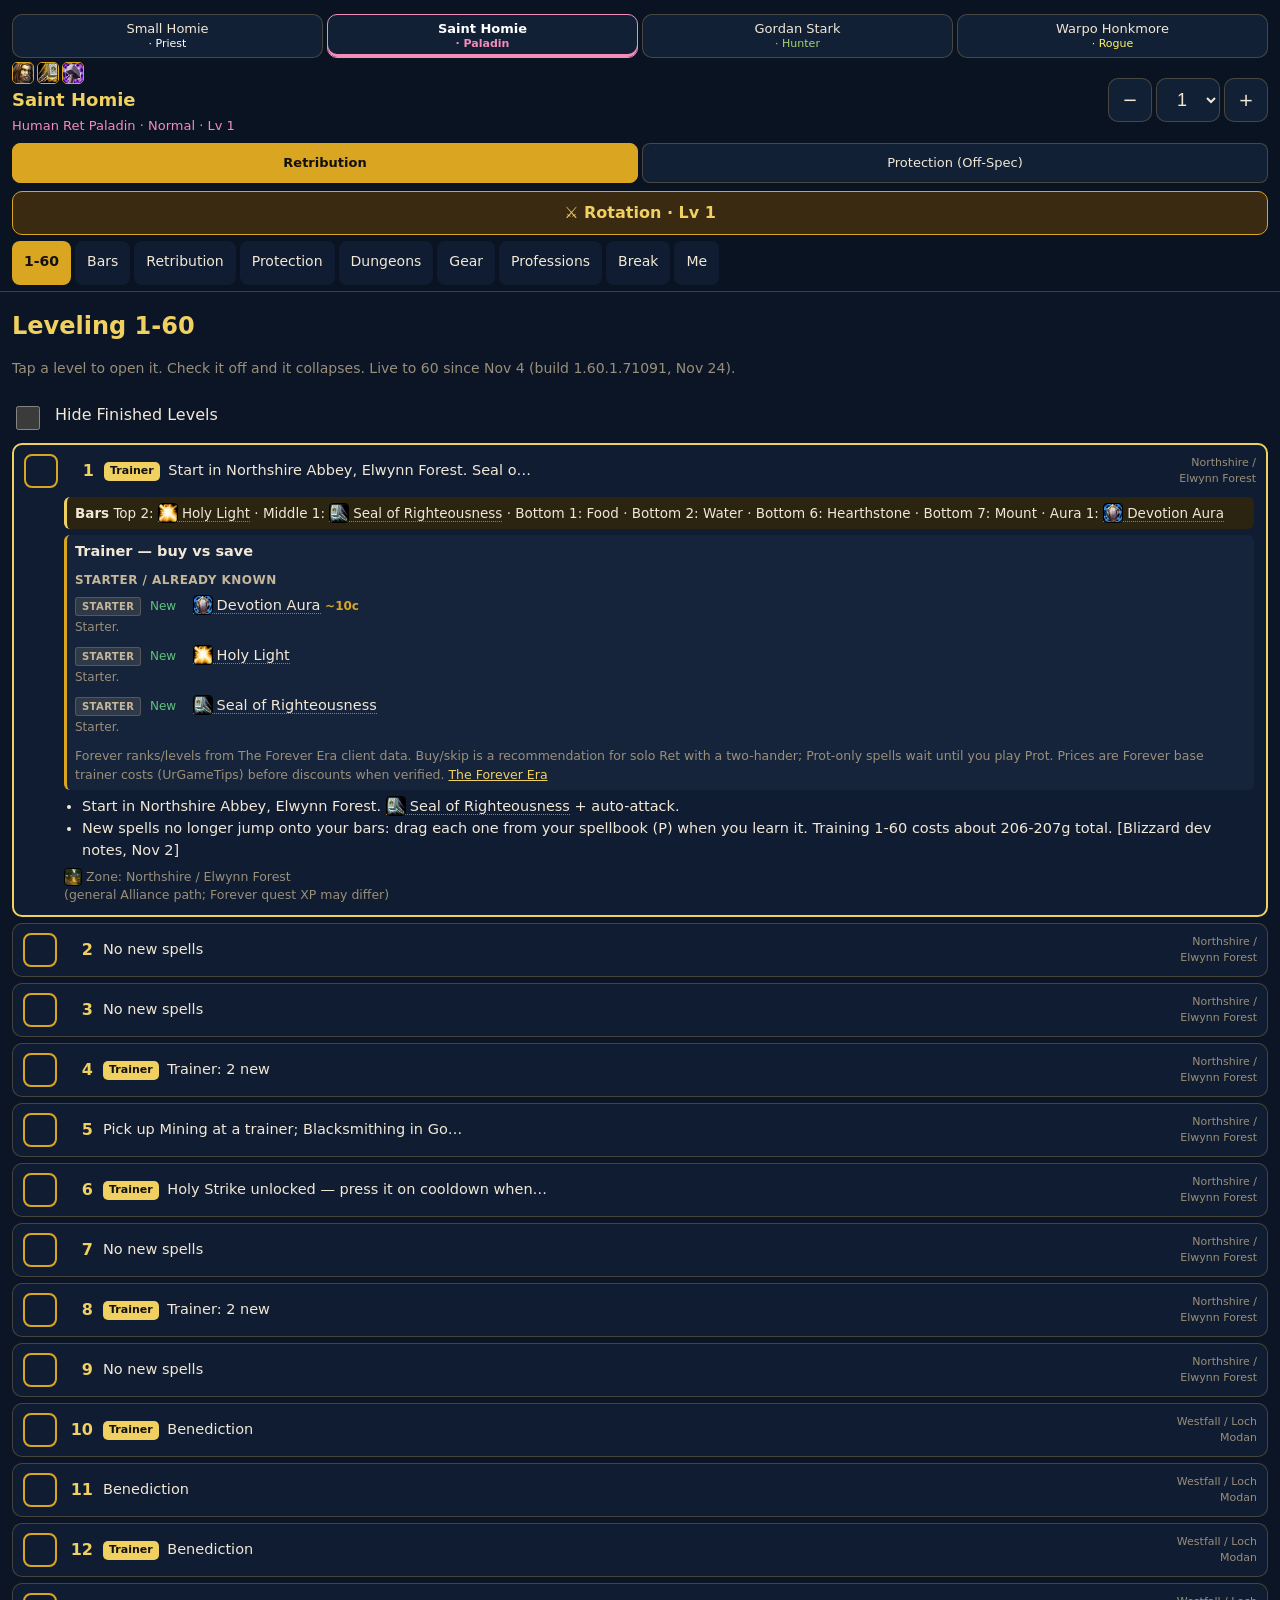
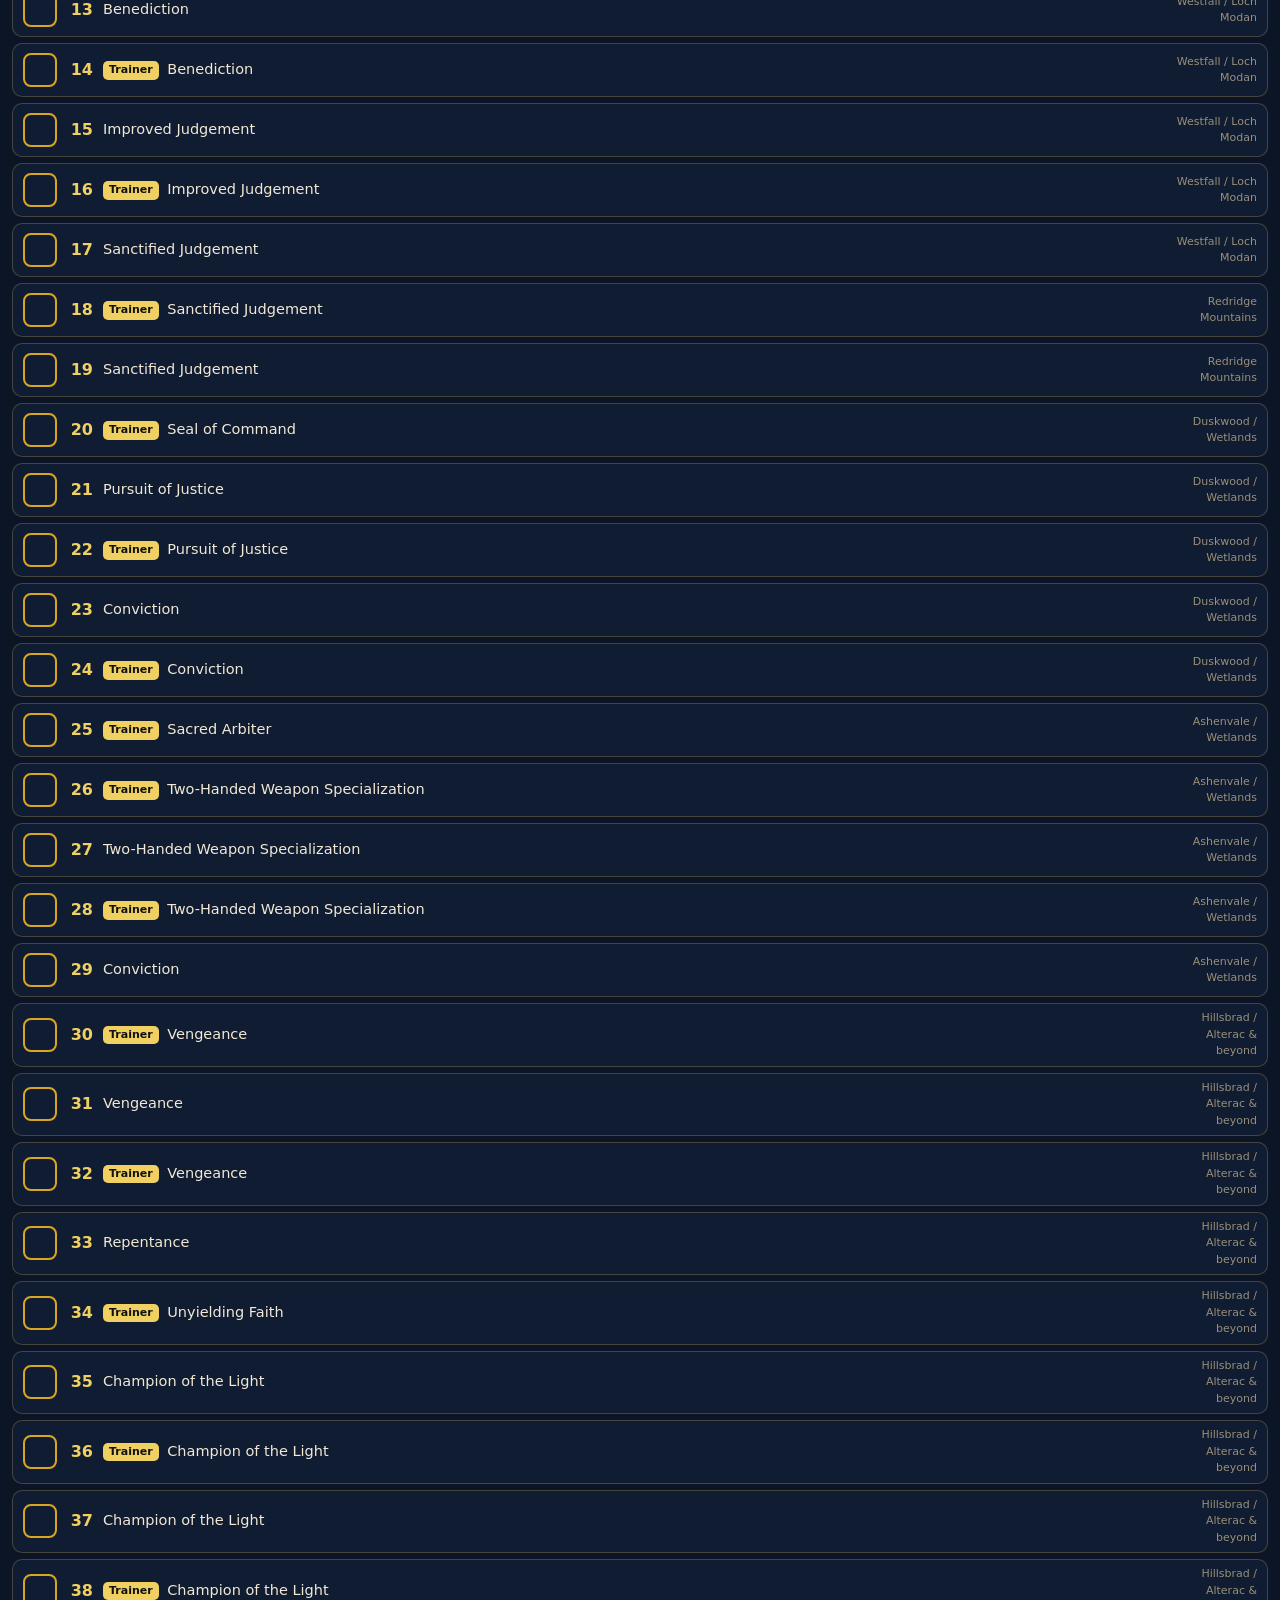
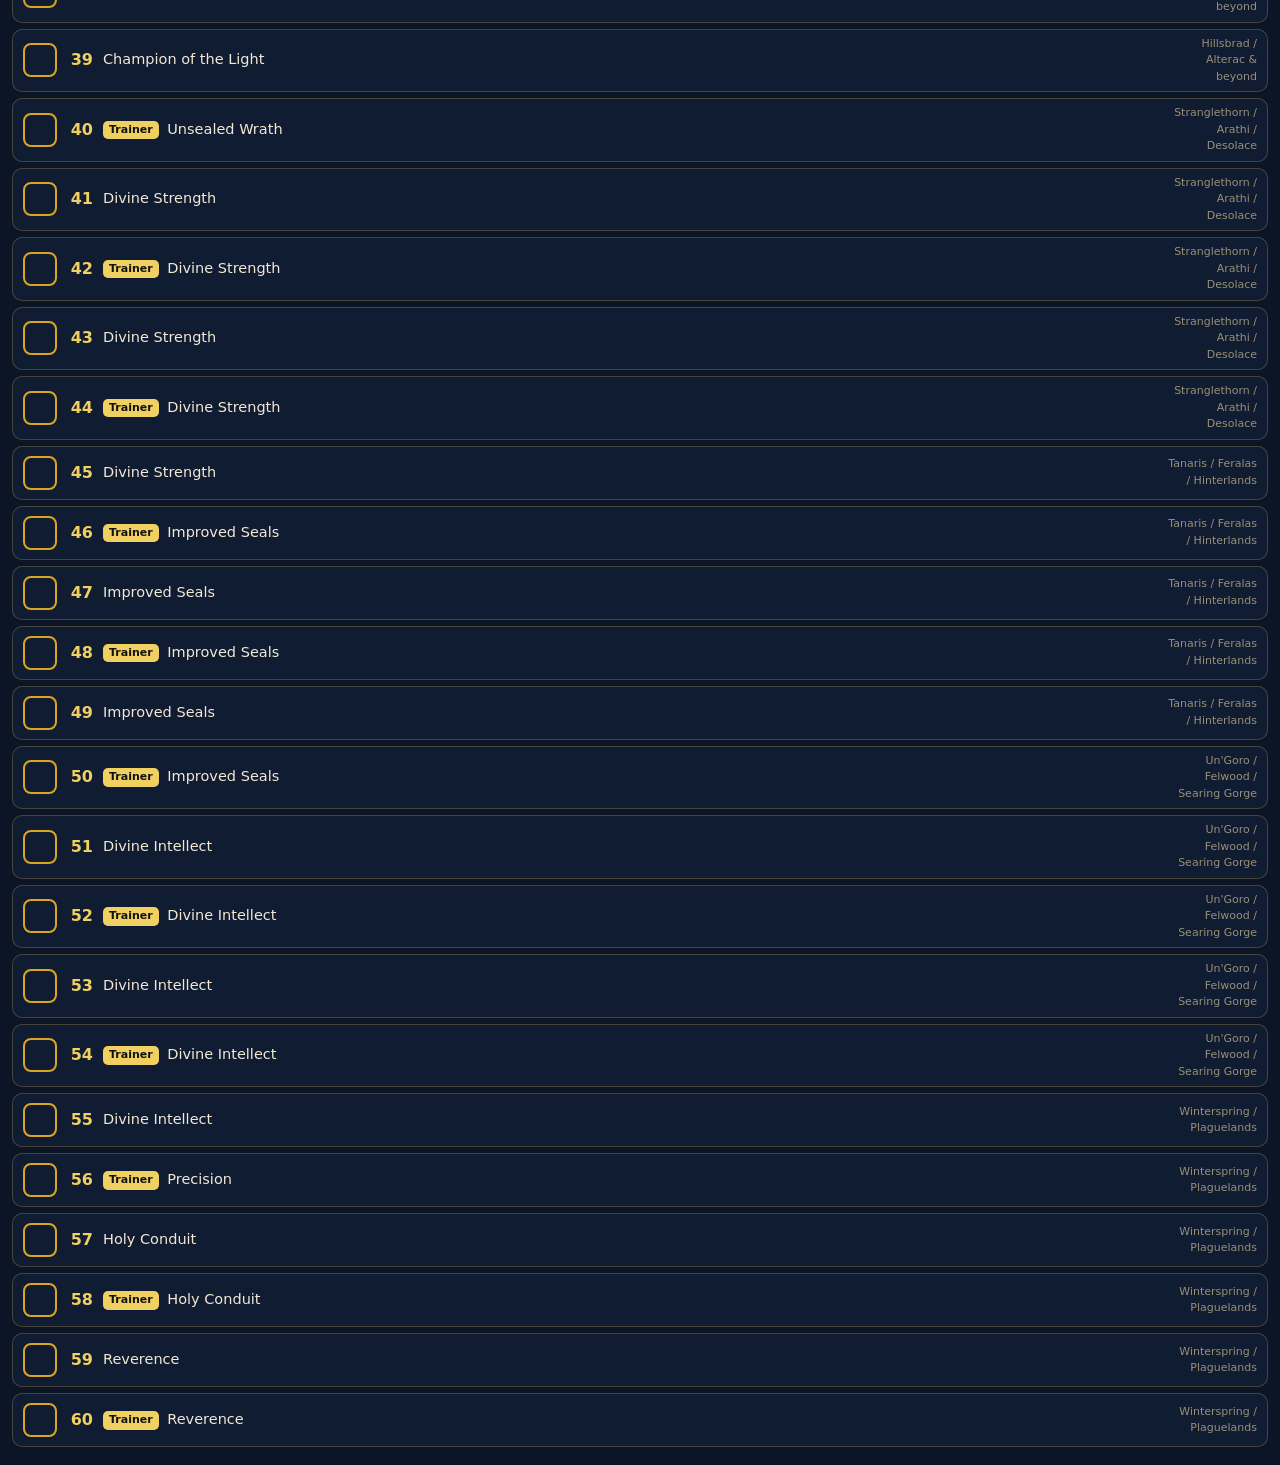
<file: paladin/index.html>
<!doctype html><html lang="en"><head><meta charset="utf-8">
<meta name="viewport" content="width=device-width,initial-scale=1,viewport-fit=cover">
<title>Saint Homie · Ret Paladin</title>
<meta name="theme-color" content="#0b1526">
<meta name="apple-mobile-web-app-capable" content="yes"><meta name="mobile-web-app-capable" content="yes">
<meta name="apple-mobile-web-app-status-bar-style" content="black-translucent">
<meta name="apple-mobile-web-app-title" content="Saint Homie">
<link rel="apple-touch-icon" href="icons/icon-180.png"><link rel="icon" href="icons/icon-192.png">
<link rel="manifest" href="../manifest.webmanifest"><link rel="stylesheet" href="style.css"><style>:root{--accent:#F48CBA}</style>
<style>.chsw{display:flex;gap:4px;padding:6px 0 4px;overflow-x:auto}.chsw a{flex:1 1 0;min-width:0;text-align:center;padding:6px 4px;min-height:44px;line-height:1.25;border:1px solid var(--line);border-radius:10px;color:var(--ink);text-decoration:none;font-size:13px;background:var(--panel)}.chsw a small{display:block;font-size:11px;color:var(--c)}.chsw a.on{border-color:var(--c);box-shadow:inset 0 -3px 0 var(--c);color:#fff;font-weight:600}</style></head><body>
<header class="bar">
 <nav class="chsw" aria-label="Character"><a href="../priest/" style="--c:#FFFFFF" class="" onclick="localStorage.setItem('fg:last','priest')">Small Homie<small>· Priest</small></a><a href="../paladin/" style="--c:#F48CBA" class="on" onclick="localStorage.setItem('fg:last','paladin')">Saint Homie<small>· Paladin</small></a><a href="../hunter/" style="--c:#AAD372" class="" onclick="localStorage.setItem('fg:last','hunter')">Gordan Stark<small>· Hunter</small></a><a href="../rogue/" style="--c:#FFF468" class="" onclick="localStorage.setItem('fg:last','rogue')">Warpo Honkmore<small>· Rogue</small></a></nav>
 <div class="bar-top"><div class="who"><span class="crest"><img class="ci1" src="icons/spells/achievement_character_human_male.jpg" alt="" loading="lazy"><img class="ci1" src="icons/spells/classicon_paladin.jpg" alt="" loading="lazy"><img class="ci1" src="icons/spells/spell_holy_auraoflight.jpg" alt="" loading="lazy"></span><b>Saint Homie</b><span>Human Ret Paladin · Normal · Lv <span id="curLv">1</span></span></div>
  <div class="lvpick"><button id="lvDown" aria-label="Level down">−</button><select id="lvSel" aria-label="Current level"></select><button id="lvUp" aria-label="Level up">+</button></div></div>
 <div class="wpn" role="group" aria-label="Weapon"><button data-w="slow">Retribution</button><button data-w="fast">Protection (Off-Spec)</button></div>
 <button id="rotBtn" class="rotbtn" aria-expanded="false">⚔ Rotation <span id="rotTag"></span></button>
 <div id="rot" class="rot" hidden></div>
 <nav class="tabs"><a href="#guide">1-60</a><a href="#bars">Bars</a><a href="#ret">Retribution</a><a href="#prot">Protection</a><a href="#dungeons">Dungeons</a><a href="#gear">Gear</a><a href="#prof">Professions</a><a href="#back">Break</a><a href="#me">Me</a></nav>
</header>
<main>
<section id="t-guide" class="tab"><h2>Leveling 1-60</h2>
 <p class="note">Tap a level to open it. Check it off and it collapses. Live to 60 since Nov 4 (build 1.60.1.71091, Nov 24).</p>
 <label class="ci inline"><input type="checkbox" id="hideDone"> <span>Hide Finished Levels</span></label>
 <div class="row" data-lv="1" id="lv1">
 <div class="row-head"><button class="chk" aria-label="Mark level 1 done" data-k="lv1"></button>
  <span class="lv">1</span><span class="sum"><span class="tb">Trainer</span> Start in Northshire Abbey, Elwynn Forest. Seal o…</span><span class="zone">Northshire / Elwynn Forest</span></div>
 <div class="row-body"><div class="barch"><b>Bars</b> Top 2: <a class="sp" href="https://theforeverera.com/en/spells/paladin/holy-light/" target="_blank" rel="noopener"><img class="ic" src="icons/spells/spell_holy_holybolt.jpg" alt="" loading="lazy">Holy Light</a> · Middle 1: <a class="sp" href="https://theforeverera.com/en/spells/paladin/seal-of-righteousness/" target="_blank" rel="noopener"><img class="ic" src="icons/spells/ability_thunderbolt.jpg" alt="" loading="lazy">Seal of Righteousness</a> · Bottom 1: Food · Bottom 2: Water · Bottom 6: Hearthstone · Bottom 7: Mount · Aura 1: <a class="sp" href="https://theforeverera.com/en/spells/paladin/devotion-aura/" target="_blank" rel="noopener"><img class="ic" src="icons/spells/spell_holy_devotionaura.jpg" alt="" loading="lazy">Devotion Aura</a></div><div class="trn"><b>Trainer — buy vs save</b><p class="trn-h start">Starter / already known</p><ul><li class="adv-start"><span class="ab">Starter</span> <span class="k new">New</span> <a class="sp" href="https://theforeverera.com/en/spells/paladin/devotion-aura/" target="_blank" rel="noopener"><img class="ic" src="icons/spells/spell_holy_devotionaura.jpg" alt="" loading="lazy">Devotion Aura</a> <span class="cost">~10c</span><div class="why">Starter.</div></li><li class="adv-start"><span class="ab">Starter</span> <span class="k new">New</span> <a class="sp" href="https://theforeverera.com/en/spells/paladin/holy-light/" target="_blank" rel="noopener"><img class="ic" src="icons/spells/spell_holy_holybolt.jpg" alt="" loading="lazy">Holy Light</a><div class="why">Starter.</div></li><li class="adv-start"><span class="ab">Starter</span> <span class="k new">New</span> <a class="sp" href="https://theforeverera.com/en/spells/paladin/seal-of-righteousness/" target="_blank" rel="noopener"><img class="ic" src="icons/spells/ability_thunderbolt.jpg" alt="" loading="lazy">Seal of Righteousness</a><div class="why">Starter.</div></li></ul><span class="src">Forever ranks/levels from The Forever Era client data. Buy/skip is a recommendation for solo Ret with a two-hander; Prot-only spells wait until you play Prot. Prices are Forever base trainer costs (UrGameTips) before discounts when verified. <a href="https://theforeverera.com/en/spells/paladin/levels/">The Forever Era</a></span></div><ul><li>Start in Northshire Abbey, Elwynn Forest. <a class="sp" href="https://theforeverera.com/en/spells/paladin/seal-of-righteousness/" target="_blank" rel="noopener"><img class="ic" src="icons/spells/ability_thunderbolt.jpg" alt="" loading="lazy">Seal of Righteousness</a> + auto-attack.</li><li>New spells no longer jump onto your bars: drag each one from your spellbook (P) when you learn it. Training 1-60 costs about 206-207g total. [Blizzard dev notes, Nov 2]</li></ul><div class="zline"><img class="ic zi" src="icons/spells/achievement_zone_elwynnforest.jpg" alt="" loading="lazy">Zone: Northshire / Elwynn Forest <span class="src">(general Alliance path; Forever quest XP may differ)</span></div></div>
</div><div class="row" data-lv="2" id="lv2">
 <div class="row-head"><button class="chk" aria-label="Mark level 2 done" data-k="lv2"></button>
  <span class="lv">2</span><span class="sum">No new spells</span><span class="zone">Northshire / Elwynn Forest</span></div>
 <div class="row-body"><ul></ul><div class="zline"><img class="ic zi" src="icons/spells/achievement_zone_elwynnforest.jpg" alt="" loading="lazy">Zone: Northshire / Elwynn Forest <span class="src">(general Alliance path; Forever quest XP may differ)</span></div></div>
</div><div class="row" data-lv="3" id="lv3">
 <div class="row-head"><button class="chk" aria-label="Mark level 3 done" data-k="lv3"></button>
  <span class="lv">3</span><span class="sum">No new spells</span><span class="zone">Northshire / Elwynn Forest</span></div>
 <div class="row-body"><ul></ul><div class="zline"><img class="ic zi" src="icons/spells/achievement_zone_elwynnforest.jpg" alt="" loading="lazy">Zone: Northshire / Elwynn Forest <span class="src">(general Alliance path; Forever quest XP may differ)</span></div></div>
</div><div class="row" data-lv="4" id="lv4">
 <div class="row-head"><button class="chk" aria-label="Mark level 4 done" data-k="lv4"></button>
  <span class="lv">4</span><span class="sum"><span class="tb">Trainer</span> Trainer: 2 new</span><span class="zone">Northshire / Elwynn Forest</span></div>
 <div class="row-body"><div class="barch"><b>Bars</b> Middle 2: <a class="sp" href="https://theforeverera.com/en/spells/paladin/judgement/" target="_blank" rel="noopener"><img class="ic" src="icons/spells/spell_holy_righteousfury.jpg" alt="" loading="lazy">Judgement</a> · Bottom 3: Bow &amp; Buff</div><div class="trn"><b>Trainer — buy vs save</b><p class="trn-h buy">Buy these</p><ul><li class="adv-buy"><span class="ab">Buy</span> <span class="k new">New</span> <a class="sp" href="https://theforeverera.com/en/spells/paladin/blessing-of-might/" target="_blank" rel="noopener"><img class="ic" src="icons/spells/spell_holy_fistofjustice.jpg" alt="" loading="lazy">Blessing of Might</a> <span class="cost">~1s</span><div class="why">Recommendation: your self-buff for melee.</div></li><li class="adv-buy"><span class="ab">Buy</span> <span class="k new">New</span> <a class="sp" href="https://theforeverera.com/en/spells/paladin/judgement/" target="_blank" rel="noopener"><img class="ic" src="icons/spells/spell_holy_righteousfury.jpg" alt="" loading="lazy">Judgement</a> <span class="cost">~1s</span><div class="why">Recommendation: press on cooldown.</div></li></ul><span class="src">Forever ranks/levels from The Forever Era client data. Buy/skip is a recommendation for solo Ret with a two-hander; Prot-only spells wait until you play Prot. Prices are Forever base trainer costs (UrGameTips) before discounts when verified. <a href="https://theforeverera.com/en/spells/paladin/levels/">The Forever Era</a></span></div><ul></ul><div class="zline"><img class="ic zi" src="icons/spells/achievement_zone_elwynnforest.jpg" alt="" loading="lazy">Zone: Northshire / Elwynn Forest <span class="src">(general Alliance path; Forever quest XP may differ)</span></div></div>
</div><div class="row" data-lv="5" id="lv5">
 <div class="row-head"><button class="chk" aria-label="Mark level 5 done" data-k="lv5"></button>
  <span class="lv">5</span><span class="sum">Pick up Mining at a trainer; Blacksmithing in Go…</span><span class="zone">Northshire / Elwynn Forest</span></div>
 <div class="row-body"><ul><li>Pick up Mining at a trainer; Blacksmithing in Goldshire/Stormwind. Cooking + First Aid too.</li></ul><div class="zline"><img class="ic zi" src="icons/spells/achievement_zone_elwynnforest.jpg" alt="" loading="lazy">Zone: Northshire / Elwynn Forest <span class="src">(general Alliance path; Forever quest XP may differ)</span></div></div>
</div><div class="row" data-lv="6" id="lv6">
 <div class="row-head"><button class="chk" aria-label="Mark level 6 done" data-k="lv6"></button>
  <span class="lv">6</span><span class="sum"><span class="tb">Trainer</span> Holy Strike unlocked — press it on cooldown when…</span><span class="zone">Northshire / Elwynn Forest</span></div>
 <div class="row-body"><div class="barch"><b>Bars</b> Top 1: <a class="sp" href="https://theforeverera.com/en/spells/paladin/divine-protection/" target="_blank" rel="noopener"><img class="ic" src="icons/spells/spell_holy_restoration.jpg" alt="" loading="lazy">Divine Protection</a> · Middle 1: <a class="sp" href="https://theforeverera.com/en/spells/paladin/holy-strike/" target="_blank" rel="noopener"><img class="ic" src="icons/spells/classicon_paladin.jpg" alt="" loading="lazy">Holy Strike</a> · Middle 3: <a class="sp" href="https://theforeverera.com/en/spells/paladin/seal-of-righteousness/" target="_blank" rel="noopener"><img class="ic" src="icons/spells/ability_thunderbolt.jpg" alt="" loading="lazy">Seal of Righteousness</a> · Aura 7: <a class="sp" href="https://theforeverera.com/en/spells/paladin/seal-of-the-crusader/" target="_blank" rel="noopener"><img class="ic" src="icons/spells/spell_holy_holysmite.jpg" alt="" loading="lazy">Seal of the Crusader</a></div><div class="trn"><b>Trainer — buy vs save</b><p class="trn-h buy">Buy these</p><ul><li class="adv-buy"><span class="ab">Buy</span> <span class="k new">New</span> <a class="sp" href="https://theforeverera.com/en/spells/paladin/divine-protection/" target="_blank" rel="noopener"><img class="ic" src="icons/spells/spell_holy_restoration.jpg" alt="" loading="lazy">Divine Protection</a> <span class="cost">~1s</span><div class="why">Recommendation: emergency button.</div></li><li class="adv-buy"><span class="ab">Buy</span> <span class="k new">New</span> <a class="sp" href="https://theforeverera.com/en/spells/paladin/holy-strike/" target="_blank" rel="noopener"><img class="ic" src="icons/spells/classicon_paladin.jpg" alt="" loading="lazy">Holy Strike</a> <span class="cost">~1s</span> <span class="tg fv">New in Forever</span><div class="why">Recommendation: Forever melee strike; press on cooldown.</div></li><li class="adv-buy"><span class="ab">Buy</span> <span class="k new">New</span> <a class="sp" href="https://theforeverera.com/en/spells/paladin/seal-of-the-crusader/" target="_blank" rel="noopener"><img class="ic" src="icons/spells/spell_holy_holysmite.jpg" alt="" loading="lazy">Seal of the Crusader</a> <span class="cost">~1s</span><div class="why">Recommendation: long-fight debuff via <a class="sp" href="https://theforeverera.com/en/spells/paladin/judgement/" target="_blank" rel="noopener"><img class="ic" src="icons/spells/spell_holy_righteousfury.jpg" alt="" loading="lazy">Judgement</a>.</div></li><li class="adv-buy"><span class="ab">Buy</span> <span class="k ">R2</span> <a class="sp" href="https://theforeverera.com/en/spells/paladin/holy-light/" target="_blank" rel="noopener"><img class="ic" src="icons/spells/spell_holy_holybolt.jpg" alt="" loading="lazy">Holy Light</a> <span class="cost">~1s</span><div class="why">Recommendation: your main self-heal; Wowhead: heal up between pulls instead of eating.</div></li></ul><span class="src">Forever ranks/levels from The Forever Era client data. Buy/skip is a recommendation for solo Ret with a two-hander; Prot-only spells wait until you play Prot. Prices are Forever base trainer costs (UrGameTips) before discounts when verified. <a href="https://theforeverera.com/en/spells/paladin/levels/">The Forever Era</a></span></div><ul><li><a class="sp" href="https://theforeverera.com/en/spells/paladin/holy-strike/" target="_blank" rel="noopener"><img class="ic" src="icons/spells/classicon_paladin.jpg" alt="" loading="lazy">Holy Strike</a> unlocked — press it on cooldown when you have mana. [Icy Veins]</li></ul><div class="zline"><img class="ic zi" src="icons/spells/achievement_zone_elwynnforest.jpg" alt="" loading="lazy">Zone: Northshire / Elwynn Forest <span class="src">(general Alliance path; Forever quest XP may differ)</span></div></div>
</div><div class="row" data-lv="7" id="lv7">
 <div class="row-head"><button class="chk" aria-label="Mark level 7 done" data-k="lv7"></button>
  <span class="lv">7</span><span class="sum">No new spells</span><span class="zone">Northshire / Elwynn Forest</span></div>
 <div class="row-body"><ul></ul><div class="zline"><img class="ic zi" src="icons/spells/achievement_zone_elwynnforest.jpg" alt="" loading="lazy">Zone: Northshire / Elwynn Forest <span class="src">(general Alliance path; Forever quest XP may differ)</span></div></div>
</div><div class="row" data-lv="8" id="lv8">
 <div class="row-head"><button class="chk" aria-label="Mark level 8 done" data-k="lv8"></button>
  <span class="lv">8</span><span class="sum"><span class="tb">Trainer</span> Trainer: 2 new</span><span class="zone">Northshire / Elwynn Forest</span></div>
 <div class="row-body"><div class="barch"><b>Bars</b> Top 5: <a class="sp" href="https://theforeverera.com/en/spells/paladin/purify/" target="_blank" rel="noopener"><img class="ic" src="icons/spells/spell_holy_purify.jpg" alt="" loading="lazy">Purify</a> · Middle 5: <a class="sp" href="https://theforeverera.com/en/spells/paladin/hammer-of-justice/" target="_blank" rel="noopener"><img class="ic" src="icons/spells/spell_holy_sealofmight.jpg" alt="" loading="lazy">Hammer of Justice</a></div><div class="trn"><b>Trainer — buy vs save</b><p class="trn-h buy">Buy these</p><ul><li class="adv-buy"><span class="ab">Buy</span> <span class="k new">New</span> <a class="sp" href="https://theforeverera.com/en/spells/paladin/hammer-of-justice/" target="_blank" rel="noopener"><img class="ic" src="icons/spells/spell_holy_sealofmight.jpg" alt="" loading="lazy">Hammer of Justice</a> <span class="cost">~1s</span><div class="why">Recommendation: stun for emergencies and <a class="sp" href="https://theforeverera.com/en/spells/paladin/seal-of-command/" target="_blank" rel="noopener"><img class="ic" src="icons/spells/ability_warrior_innerrage.jpg" alt="" loading="lazy">Seal of Command</a> burst.</div></li><li class="adv-buy"><span class="ab">Buy</span> <span class="k new">New</span> <a class="sp" href="https://theforeverera.com/en/spells/paladin/purify/" target="_blank" rel="noopener"><img class="ic" src="icons/spells/spell_holy_purify.jpg" alt="" loading="lazy">Purify</a> <span class="cost">~1s</span><div class="why">Recommendation: removes poison and disease from yourself.</div></li></ul><span class="src">Forever ranks/levels from The Forever Era client data. Buy/skip is a recommendation for solo Ret with a two-hander; Prot-only spells wait until you play Prot. Prices are Forever base trainer costs (UrGameTips) before discounts when verified. <a href="https://theforeverera.com/en/spells/paladin/levels/">The Forever Era</a></span></div><ul></ul><div class="zline"><img class="ic zi" src="icons/spells/achievement_zone_elwynnforest.jpg" alt="" loading="lazy">Zone: Northshire / Elwynn Forest <span class="src">(general Alliance path; Forever quest XP may differ)</span></div></div>
</div><div class="row" data-lv="9" id="lv9">
 <div class="row-head"><button class="chk" aria-label="Mark level 9 done" data-k="lv9"></button>
  <span class="lv">9</span><span class="sum">No new spells</span><span class="zone">Northshire / Elwynn Forest</span></div>
 <div class="row-body"><ul></ul><div class="zline"><img class="ic zi" src="icons/spells/achievement_zone_elwynnforest.jpg" alt="" loading="lazy">Zone: Northshire / Elwynn Forest <span class="src">(general Alliance path; Forever quest XP may differ)</span></div></div>
</div><div class="row" data-lv="10" id="lv10">
 <div class="row-head"><button class="chk" aria-label="Mark level 10 done" data-k="lv10"></button>
  <span class="lv">10</span><span class="sum"><span class="tb">Trainer</span> Benediction</span><span class="zone">Westfall / Loch Modan</span></div>
 <div class="row-body"><div class="barch"><b>Bars</b> Top 3: <a class="sp" href="https://theforeverera.com/en/spells/paladin/blessing-of-protection/" target="_blank" rel="noopener"><img class="ic" src="icons/spells/spell_holy_sealofprotection.jpg" alt="" loading="lazy">Blessing of Protection</a> · Top 7: <a class="sp" href="https://theforeverera.com/en/spells/paladin/lay-on-hands/" target="_blank" rel="noopener"><img class="ic" src="icons/spells/spell_holy_layonhands.jpg" alt="" loading="lazy">Lay on Hands</a></div><div class="trn"><b>Trainer — buy vs save</b><p class="trn-h buy">Buy these</p><ul><li class="adv-buy"><span class="ab">Buy</span> <span class="k new">New</span> <a class="sp" href="https://theforeverera.com/en/spells/paladin/lay-on-hands/" target="_blank" rel="noopener"><img class="ic" src="icons/spells/spell_holy_layonhands.jpg" alt="" loading="lazy">Lay on Hands</a> <span class="cost">~3s</span><div class="why">Recommendation: full self-heal when it all goes wrong.</div></li><li class="adv-buy"><span class="ab">Buy</span> <span class="k ">R2</span> <a class="sp" href="https://theforeverera.com/en/spells/paladin/seal-of-righteousness/" target="_blank" rel="noopener"><img class="ic" src="icons/spells/ability_thunderbolt.jpg" alt="" loading="lazy">Seal of Righteousness</a> <span class="cost">~3s</span><div class="why">Recommendation: core Seal; you still swap it with <a class="sp" href="https://theforeverera.com/en/spells/paladin/seal-of-command/" target="_blank" rel="noopener"><img class="ic" src="icons/spells/ability_warrior_innerrage.jpg" alt="" loading="lazy">Seal of Command</a> later.</div></li></ul><p class="trn-h skip">Skip or delay — save gold</p><ul><li class="adv-skip"><span class="ab">Skip / save</span> <span class="k new">New</span> <a class="sp" href="https://theforeverera.com/en/spells/paladin/blessing-of-protection/" target="_blank" rel="noopener"><img class="ic" src="icons/spells/spell_holy_sealofprotection.jpg" alt="" loading="lazy">Blessing of Protection</a> <span class="cost">~3s</span><div class="why">Recommendation: for others; you can&#x27;t attack while it&#x27;s on.</div></li><li class="adv-skip"><span class="ab">Skip / save</span> <span class="k new">New</span> <a class="sp" href="https://theforeverera.com/en/spells/paladin/seal-of-fury/" target="_blank" rel="noopener"><img class="ic" src="icons/spells/spell_holy_retributionaura.jpg" alt="" loading="lazy">Seal of Fury</a> <span class="cost">~3s</span> <span class="tg fv">New in Forever</span><div class="why">Recommendation: Prot off-spec Seal (needs a shield); buy the newest rank when you switch to Prot.</div></li><li class="adv-skip"><span class="ab">Skip / save</span> <span class="k ">R2</span> <a class="sp" href="https://theforeverera.com/en/spells/paladin/devotion-aura/" target="_blank" rel="noopener"><img class="ic" src="icons/spells/spell_holy_devotionaura.jpg" alt="" loading="lazy">Devotion Aura</a> <span class="cost">~3s</span><div class="why">Recommendation: Ret runs <a class="sp" href="https://theforeverera.com/en/spells/paladin/retribution-aura/" target="_blank" rel="noopener"><img class="ic" src="icons/spells/spell_holy_auraoflight.jpg" alt="" loading="lazy">Retribution Aura</a>.</div></li><li class="adv-skip"><span class="ab">Skip / save</span> <span class="k new">New</span> <a class="sp" href="https://theforeverera.com/en/spells/paladin/righteous-fury/" target="_blank" rel="noopener"><img class="ic" src="icons/spells/spell_holy_sealoffury.jpg" alt="" loading="lazy">Righteous Fury</a> <span class="cost muted">Trainer cost not verified for Forever — check the trainer.</span><div class="why">Recommendation: Prot off-spec threat buff; buy when you switch to Prot.</div></li></ul><span class="src">Forever ranks/levels from The Forever Era client data. Buy/skip is a recommendation for solo Ret with a two-hander; Prot-only spells wait until you play Prot. Prices are Forever base trainer costs (UrGameTips) before discounts when verified. <a href="https://theforeverera.com/en/spells/paladin/levels/">The Forever Era</a></span></div><div class="tal"><b><a class="sp" href="https://theforeverera.com/en/talents/paladin/benediction/" target="_blank" rel="noopener"><img class="ic" src="icons/spells/spell_frost_windwalkon.jpg" alt="" loading="lazy">Benediction</a></b> <span class="rank">1/5</span><div class="eff">Ret · cheaper instant spells (mana)</div><span class="src">Wowhead Ret leveling (Nov 4), via Nossuary; live build 1.60.1.71091</span></div><ul><li>Talents open. Head toward Westfall / Loch Modan. Keep your two-hander: you are Ret all the way.</li></ul><div class="zline"><img class="ic zi" src="icons/spells/achievement_zone_westfall_01.jpg" alt="" loading="lazy">Zone: Westfall / Loch Modan <span class="src">(general Alliance path; Forever quest XP may differ)</span></div></div>
</div><div class="row" data-lv="11" id="lv11">
 <div class="row-head"><button class="chk" aria-label="Mark level 11 done" data-k="lv11"></button>
  <span class="lv">11</span><span class="sum">Benediction</span><span class="zone">Westfall / Loch Modan</span></div>
 <div class="row-body"><div class="tal"><b><a class="sp" href="https://theforeverera.com/en/talents/paladin/benediction/" target="_blank" rel="noopener"><img class="ic" src="icons/spells/spell_frost_windwalkon.jpg" alt="" loading="lazy">Benediction</a></b> <span class="rank">2/5</span><div class="eff">Ret · cheaper instant spells (mana)</div><span class="src">Wowhead Ret leveling (Nov 4), via Nossuary; live build 1.60.1.71091</span></div><ul></ul><div class="zline"><img class="ic zi" src="icons/spells/achievement_zone_westfall_01.jpg" alt="" loading="lazy">Zone: Westfall / Loch Modan <span class="src">(general Alliance path; Forever quest XP may differ)</span></div></div>
</div><div class="row" data-lv="12" id="lv12">
 <div class="row-head"><button class="chk" aria-label="Mark level 12 done" data-k="lv12"></button>
  <span class="lv">12</span><span class="sum"><span class="tb">Trainer</span> Benediction</span><span class="zone">Westfall / Loch Modan</span></div>
 <div class="row-body"><div class="barch"><b>Bars</b> Bottom 5: <a class="sp" href="https://theforeverera.com/en/spells/paladin/redemption/" target="_blank" rel="noopener"><img class="ic" src="icons/spells/spell_holy_resurrection.jpg" alt="" loading="lazy">Redemption</a></div><div class="trn"><b>Trainer — buy vs save</b><p class="trn-h buy">Buy these</p><ul><li class="adv-buy"><span class="ab">Buy</span> <span class="k ">R2</span> <a class="sp" href="https://theforeverera.com/en/spells/paladin/blessing-of-might/" target="_blank" rel="noopener"><img class="ic" src="icons/spells/spell_holy_fistofjustice.jpg" alt="" loading="lazy">Blessing of Might</a> <span class="cost">~10s</span><div class="why">Recommendation: your self-buff for melee.</div></li><li class="adv-buy"><span class="ab">Buy</span> <span class="k ">R2</span> <a class="sp" href="https://theforeverera.com/en/spells/paladin/holy-strike/" target="_blank" rel="noopener"><img class="ic" src="icons/spells/classicon_paladin.jpg" alt="" loading="lazy">Holy Strike</a> <span class="cost">~10s</span> <span class="tg fv">New in Forever</span><div class="why">Recommendation: Forever melee strike; press on cooldown.</div></li></ul><p class="trn-h quest">From quests (no trainer gold)</p><ul><li class="adv-quest"><span class="ab">Quest</span> <span class="k new">New</span> <a class="sp" href="https://theforeverera.com/en/spells/paladin/redemption/" target="_blank" rel="noopener"><img class="ic" src="icons/spells/spell_holy_resurrection.jpg" alt="" loading="lazy">Redemption</a><div class="why">Class quest — not trainer gold.</div></li></ul><p class="trn-h skip">Skip or delay — save gold</p><ul><li class="adv-skip"><span class="ab">Skip / save</span> <span class="k ">R2</span> <a class="sp" href="https://theforeverera.com/en/spells/paladin/seal-of-the-crusader/" target="_blank" rel="noopener"><img class="ic" src="icons/spells/spell_holy_holysmite.jpg" alt="" loading="lazy">Seal of the Crusader</a> <span class="cost">~10s</span><div class="why">Recommendation: optional long-fight debuff; most quest mobs die first.</div></li></ul><span class="src">Forever ranks/levels from The Forever Era client data. Buy/skip is a recommendation for solo Ret with a two-hander; Prot-only spells wait until you play Prot. Prices are Forever base trainer costs (UrGameTips) before discounts when verified. <a href="https://theforeverera.com/en/spells/paladin/levels/">The Forever Era</a></span></div><div class="tal"><b><a class="sp" href="https://theforeverera.com/en/talents/paladin/benediction/" target="_blank" rel="noopener"><img class="ic" src="icons/spells/spell_frost_windwalkon.jpg" alt="" loading="lazy">Benediction</a></b> <span class="rank">3/5</span><div class="eff">Ret · cheaper instant spells (mana)</div><span class="src">Wowhead Ret leveling (Nov 4), via Nossuary; live build 1.60.1.71091</span></div><ul></ul><div class="zline"><img class="ic zi" src="icons/spells/achievement_zone_westfall_01.jpg" alt="" loading="lazy">Zone: Westfall / Loch Modan <span class="src">(general Alliance path; Forever quest XP may differ)</span></div></div>
</div><div class="row" data-lv="13" id="lv13">
 <div class="row-head"><button class="chk" aria-label="Mark level 13 done" data-k="lv13"></button>
  <span class="lv">13</span><span class="sum">Benediction</span><span class="zone">Westfall / Loch Modan</span></div>
 <div class="row-body"><div class="tal"><b><a class="sp" href="https://theforeverera.com/en/talents/paladin/benediction/" target="_blank" rel="noopener"><img class="ic" src="icons/spells/spell_frost_windwalkon.jpg" alt="" loading="lazy">Benediction</a></b> <span class="rank">4/5</span><div class="eff">Ret · cheaper instant spells (mana)</div><span class="src">Wowhead Ret leveling (Nov 4), via Nossuary; live build 1.60.1.71091</span></div><div class="dline"><b>🏰 Dungeon opens</b> <a href="#dungeons">Hall of Thanes</a> (13-20, new) <span class="src">Icy Veins ranges</span></div><ul></ul><div class="zline"><img class="ic zi" src="icons/spells/achievement_zone_westfall_01.jpg" alt="" loading="lazy">Zone: Westfall / Loch Modan <span class="src">(general Alliance path; Forever quest XP may differ)</span></div></div>
</div><div class="row" data-lv="14" id="lv14">
 <div class="row-head"><button class="chk" aria-label="Mark level 14 done" data-k="lv14"></button>
  <span class="lv">14</span><span class="sum"><span class="tb">Trainer</span> Benediction</span><span class="zone">Westfall / Loch Modan</span></div>
 <div class="row-body"><div class="trn"><b>Trainer — buy vs save</b><p class="trn-h buy">Buy these</p><ul><li class="adv-buy"><span class="ab">Buy</span> <span class="k ">R3</span> <a class="sp" href="https://theforeverera.com/en/spells/paladin/holy-light/" target="_blank" rel="noopener"><img class="ic" src="icons/spells/spell_holy_holybolt.jpg" alt="" loading="lazy">Holy Light</a> <span class="cost">~20s</span><div class="why">Recommendation: your main self-heal; Wowhead: heal up between pulls instead of eating.</div></li></ul><p class="trn-h skip">Skip or delay — save gold</p><ul><li class="adv-skip"><span class="ab">Skip / save</span> <span class="k new">New</span> <a class="sp" href="https://theforeverera.com/en/spells/paladin/blessing-of-wisdom/" target="_blank" rel="noopener"><img class="ic" src="icons/spells/spell_holy_sealofwisdom.jpg" alt="" loading="lazy">Blessing of Wisdom</a> <span class="cost">~20s</span><div class="why">Recommendation: for casters; you use Might or Kings.</div></li></ul><span class="src">Forever ranks/levels from The Forever Era client data. Buy/skip is a recommendation for solo Ret with a two-hander; Prot-only spells wait until you play Prot. Prices are Forever base trainer costs (UrGameTips) before discounts when verified. <a href="https://theforeverera.com/en/spells/paladin/levels/">The Forever Era</a></span></div><div class="tal"><b><a class="sp" href="https://theforeverera.com/en/talents/paladin/benediction/" target="_blank" rel="noopener"><img class="ic" src="icons/spells/spell_frost_windwalkon.jpg" alt="" loading="lazy">Benediction</a></b> <span class="rank">5/5</span><div class="eff">Ret · cheaper instant spells (mana)</div><span class="src">Wowhead Ret leveling (Nov 4), via Nossuary; live build 1.60.1.71091</span></div><ul></ul><div class="zline"><img class="ic zi" src="icons/spells/achievement_zone_westfall_01.jpg" alt="" loading="lazy">Zone: Westfall / Loch Modan <span class="src">(general Alliance path; Forever quest XP may differ)</span></div></div>
</div><div class="row" data-lv="15" id="lv15">
 <div class="row-head"><button class="chk" aria-label="Mark level 15 done" data-k="lv15"></button>
  <span class="lv">15</span><span class="sum">Improved Judgement</span><span class="zone">Westfall / Loch Modan</span></div>
 <div class="row-body"><div class="tal"><b><a class="sp" href="https://theforeverera.com/en/talents/paladin/improved-judgement/" target="_blank" rel="noopener"><img class="ic" src="icons/spells/spell_holy_righteousfury.jpg" alt="" loading="lazy">Improved Judgement</a></b> <span class="rank">1/2</span><div class="eff">Ret · shorter <a class="sp" href="https://theforeverera.com/en/spells/paladin/judgement/" target="_blank" rel="noopener"><img class="ic" src="icons/spells/spell_holy_righteousfury.jpg" alt="" loading="lazy">Judgement</a> cooldown</div><span class="src">Wowhead Ret leveling (Nov 4), via Nossuary; live build 1.60.1.71091</span></div><div class="dline"><b>🏰 Dungeon opens</b> <a href="#dungeons">Ruins of Lordaeron</a> (15-22, new, Horde-side) · <a href="#dungeons">Wailing Caverns</a> (15-24) <span class="src">Icy Veins ranges</span></div><ul></ul><div class="zline"><img class="ic zi" src="icons/spells/achievement_zone_westfall_01.jpg" alt="" loading="lazy">Zone: Westfall / Loch Modan <span class="src">(general Alliance path; Forever quest XP may differ)</span></div></div>
</div><div class="row" data-lv="16" id="lv16">
 <div class="row-head"><button class="chk" aria-label="Mark level 16 done" data-k="lv16"></button>
  <span class="lv">16</span><span class="sum"><span class="tb">Trainer</span> Improved Judgement</span><span class="zone">Westfall / Loch Modan</span></div>
 <div class="row-body"><div class="barch"><b>Bars</b> Aura 2: <a class="sp" href="https://theforeverera.com/en/spells/paladin/retribution-aura/" target="_blank" rel="noopener"><img class="ic" src="icons/spells/spell_holy_auraoflight.jpg" alt="" loading="lazy">Retribution Aura</a></div><div class="trn"><b>Trainer — buy vs save</b><p class="trn-h buy">Buy these</p><ul><li class="adv-buy"><span class="ab">Buy</span> <span class="k new">New</span> <a class="sp" href="https://theforeverera.com/en/spells/paladin/retribution-aura/" target="_blank" rel="noopener"><img class="ic" src="icons/spells/spell_holy_auraoflight.jpg" alt="" loading="lazy">Retribution Aura</a> <span class="cost">~30s</span><div class="why">Recommendation: your aura as Ret.</div></li></ul><span class="src">Forever ranks/levels from The Forever Era client data. Buy/skip is a recommendation for solo Ret with a two-hander; Prot-only spells wait until you play Prot. Prices are Forever base trainer costs (UrGameTips) before discounts when verified. <a href="https://theforeverera.com/en/spells/paladin/levels/">The Forever Era</a></span></div><div class="tal"><b><a class="sp" href="https://theforeverera.com/en/talents/paladin/improved-judgement/" target="_blank" rel="noopener"><img class="ic" src="icons/spells/spell_holy_righteousfury.jpg" alt="" loading="lazy">Improved Judgement</a></b> <span class="rank">2/2</span><div class="eff">Ret · shorter <a class="sp" href="https://theforeverera.com/en/spells/paladin/judgement/" target="_blank" rel="noopener"><img class="ic" src="icons/spells/spell_holy_righteousfury.jpg" alt="" loading="lazy">Judgement</a> cooldown</div><span class="src">Wowhead Ret leveling (Nov 4), via Nossuary; live build 1.60.1.71091</span></div><ul></ul><div class="zline"><img class="ic zi" src="icons/spells/achievement_zone_westfall_01.jpg" alt="" loading="lazy">Zone: Westfall / Loch Modan <span class="src">(general Alliance path; Forever quest XP may differ)</span></div></div>
</div><div class="row" data-lv="17" id="lv17">
 <div class="row-head"><button class="chk" aria-label="Mark level 17 done" data-k="lv17"></button>
  <span class="lv">17</span><span class="sum">Sanctified Judgement</span><span class="zone">Westfall / Loch Modan</span></div>
 <div class="row-body"><div class="tal"><b><a class="sp" href="https://theforeverera.com/en/talents/paladin/sanctified-judgement/" target="_blank" rel="noopener"><img class="ic" src="icons/spells/ability_paladin_judgementblue.jpg" alt="" loading="lazy">Sanctified Judgement</a></b> <span class="rank">1/3</span><div class="eff">Ret · <a class="sp" href="https://theforeverera.com/en/spells/paladin/judgement/" target="_blank" rel="noopener"><img class="ic" src="icons/spells/spell_holy_righteousfury.jpg" alt="" loading="lazy">Judgement</a> Mana return</div><span class="src">Wowhead Ret leveling (Nov 4), via Nossuary; live build 1.60.1.71091</span></div><div class="dline"><b>🏰 Dungeon opens</b> <a href="#dungeons">The Deadmines</a> (17-26) <span class="src">Icy Veins ranges</span></div><ul></ul><div class="zline"><img class="ic zi" src="icons/spells/achievement_zone_westfall_01.jpg" alt="" loading="lazy">Zone: Westfall / Loch Modan <span class="src">(general Alliance path; Forever quest XP may differ)</span></div></div>
</div><div class="row" data-lv="18" id="lv18">
 <div class="row-head"><button class="chk" aria-label="Mark level 18 done" data-k="lv18"></button>
  <span class="lv">18</span><span class="sum"><span class="tb">Trainer</span> Sanctified Judgement</span><span class="zone">Redridge Mountains</span></div>
 <div class="row-body"><div class="barch"><b>Bars</b> Top 4: <a class="sp" href="https://theforeverera.com/en/spells/paladin/blessing-of-freedom/" target="_blank" rel="noopener"><img class="ic" src="icons/spells/spell_holy_sealofvalor.jpg" alt="" loading="lazy">Blessing of Freedom</a></div><div class="trn"><b>Trainer — buy vs save</b><p class="trn-h buy">Buy these</p><ul><li class="adv-buy"><span class="ab">Buy</span> <span class="k new">New</span> <a class="sp" href="https://theforeverera.com/en/spells/paladin/blessing-of-freedom/" target="_blank" rel="noopener"><img class="ic" src="icons/spells/spell_holy_sealofvalor.jpg" alt="" loading="lazy">Blessing of Freedom</a> <span class="cost">~35s</span><div class="why">Recommendation: breaks roots and slows.</div></li><li class="adv-buy"><span class="ab">Buy</span> <span class="k ">R3</span> <a class="sp" href="https://theforeverera.com/en/spells/paladin/seal-of-righteousness/" target="_blank" rel="noopener"><img class="ic" src="icons/spells/ability_thunderbolt.jpg" alt="" loading="lazy">Seal of Righteousness</a> <span class="cost">~35s</span><div class="why">Recommendation: core Seal; you still swap it with <a class="sp" href="https://theforeverera.com/en/spells/paladin/seal-of-command/" target="_blank" rel="noopener"><img class="ic" src="icons/spells/ability_warrior_innerrage.jpg" alt="" loading="lazy">Seal of Command</a> later.</div></li><li class="adv-buy"><span class="ab">Buy</span> <span class="k ">R2</span> <a class="sp" href="https://theforeverera.com/en/spells/paladin/divine-protection/" target="_blank" rel="noopener"><img class="ic" src="icons/spells/spell_holy_restoration.jpg" alt="" loading="lazy">Divine Protection</a> <span class="cost">~35s</span><div class="why">Recommendation: emergency button.</div></li></ul><p class="trn-h skip">Skip or delay — save gold</p><ul><li class="adv-skip"><span class="ab">Skip / save</span> <span class="k ">R2</span> <a class="sp" href="https://theforeverera.com/en/spells/paladin/seal-of-fury/" target="_blank" rel="noopener"><img class="ic" src="icons/spells/spell_holy_retributionaura.jpg" alt="" loading="lazy">Seal of Fury</a> <span class="cost">~35s</span> <span class="tg fv">New in Forever</span><div class="why">Recommendation: Prot off-spec Seal (needs a shield); buy the newest rank when you switch to Prot.</div></li></ul><span class="src">Forever ranks/levels from The Forever Era client data. Buy/skip is a recommendation for solo Ret with a two-hander; Prot-only spells wait until you play Prot. Prices are Forever base trainer costs (UrGameTips) before discounts when verified. <a href="https://theforeverera.com/en/spells/paladin/levels/">The Forever Era</a></span></div><div class="tal"><b><a class="sp" href="https://theforeverera.com/en/talents/paladin/sanctified-judgement/" target="_blank" rel="noopener"><img class="ic" src="icons/spells/ability_paladin_judgementblue.jpg" alt="" loading="lazy">Sanctified Judgement</a></b> <span class="rank">2/3</span><div class="eff">Ret · <a class="sp" href="https://theforeverera.com/en/spells/paladin/judgement/" target="_blank" rel="noopener"><img class="ic" src="icons/spells/spell_holy_righteousfury.jpg" alt="" loading="lazy">Judgement</a> Mana return</div><span class="src">Wowhead Ret leveling (Nov 4), via Nossuary; live build 1.60.1.71091</span></div><ul></ul><div class="zline"><img class="ic zi" src="icons/spells/achievement_zone_redridgemountains.jpg" alt="" loading="lazy">Zone: Redridge Mountains <span class="src">(general Alliance path; Forever quest XP may differ)</span></div></div>
</div><div class="row" data-lv="19" id="lv19">
 <div class="row-head"><button class="chk" aria-label="Mark level 19 done" data-k="lv19"></button>
  <span class="lv">19</span><span class="sum">Sanctified Judgement</span><span class="zone">Redridge Mountains</span></div>
 <div class="row-body"><div class="tal"><b><a class="sp" href="https://theforeverera.com/en/talents/paladin/sanctified-judgement/" target="_blank" rel="noopener"><img class="ic" src="icons/spells/ability_paladin_judgementblue.jpg" alt="" loading="lazy">Sanctified Judgement</a></b> <span class="rank">3/3</span><div class="eff">Ret · <a class="sp" href="https://theforeverera.com/en/spells/paladin/judgement/" target="_blank" rel="noopener"><img class="ic" src="icons/spells/spell_holy_righteousfury.jpg" alt="" loading="lazy">Judgement</a> Mana return</div><span class="src">Wowhead Ret leveling (Nov 4), via Nossuary; live build 1.60.1.71091</span></div><ul></ul><div class="zline"><img class="ic zi" src="icons/spells/achievement_zone_redridgemountains.jpg" alt="" loading="lazy">Zone: Redridge Mountains <span class="src">(general Alliance path; Forever quest XP may differ)</span></div></div>
</div><div class="row" data-lv="20" id="lv20">
 <div class="row-head"><button class="chk" aria-label="Mark level 20 done" data-k="lv20"></button>
  <span class="lv">20</span><span class="sum"><span class="tb">Trainer</span> Seal of Command</span><span class="zone">Duskwood / Wetlands</span></div>
 <div class="row-body"><div class="barch"><b>Bars</b> Middle 3: <a class="sp" href="https://theforeverera.com/en/spells/paladin/seal-of-command/" target="_blank" rel="noopener"><img class="ic" src="icons/spells/ability_warrior_innerrage.jpg" alt="" loading="lazy">Seal of Command</a> · Middle 4: <a class="sp" href="https://theforeverera.com/en/spells/paladin/consecration/" target="_blank" rel="noopener"><img class="ic" src="icons/spells/spell_holy_innerfire.jpg" alt="" loading="lazy">Consecration</a> · Middle 6: <a class="sp" href="https://theforeverera.com/en/spells/paladin/flash-of-light/" target="_blank" rel="noopener"><img class="ic" src="icons/spells/spell_holy_flashheal.jpg" alt="" loading="lazy">Flash of Light</a> · Bottom 4: <a class="sp" href="https://theforeverera.com/en/spells/paladin/exorcism/" target="_blank" rel="noopener"><img class="ic" src="icons/spells/spell_holy_excorcism_02.jpg" alt="" loading="lazy">Exorcism</a></div><div class="trn"><b>Trainer — buy vs save</b><p class="trn-h buy">Buy these</p><ul><li class="adv-buy"><span class="ab">Buy</span> <span class="k new">New</span> <a class="sp" href="https://theforeverera.com/en/spells/paladin/blessing-of-kings/" target="_blank" rel="noopener"><img class="ic" src="icons/spells/spell_magic_magearmor.jpg" alt="" loading="lazy">Blessing of Kings</a> <span class="cost">~40s</span><div class="why">Recommendation: self-buff option (Might or Kings).</div></li><li class="adv-buy"><span class="ab">Buy</span> <span class="k new">New</span> <a class="sp" href="https://theforeverera.com/en/spells/paladin/consecration/" target="_blank" rel="noopener"><img class="ic" src="icons/spells/spell_holy_innerfire.jpg" alt="" loading="lazy">Consecration</a> <span class="cost">~40s</span><div class="why">Recommendation: your AoE from 20; mana-hungry, 2-4 mobs.</div></li><li class="adv-buy"><span class="ab">Buy</span> <span class="k new">New</span> <a class="sp" href="https://theforeverera.com/en/spells/paladin/exorcism/" target="_blank" rel="noopener"><img class="ic" src="icons/spells/spell_holy_excorcism_02.jpg" alt="" loading="lazy">Exorcism</a> <span class="cost">~40s</span><div class="why">Recommendation: big hit on Undead and Demons.</div></li><li class="adv-buy"><span class="ab">Buy</span> <span class="k new">New</span> <a class="sp" href="https://theforeverera.com/en/spells/paladin/flash-of-light/" target="_blank" rel="noopener"><img class="ic" src="icons/spells/spell_holy_flashheal.jpg" alt="" loading="lazy">Flash of Light</a> <span class="cost">~40s</span><div class="why">Recommendation: cheap top-ups between pulls.</div></li><li class="adv-buy"><span class="ab">Buy</span> <span class="k ">R3</span> <a class="sp" href="https://theforeverera.com/en/spells/paladin/holy-strike/" target="_blank" rel="noopener"><img class="ic" src="icons/spells/classicon_paladin.jpg" alt="" loading="lazy">Holy Strike</a> <span class="cost">~40s</span> <span class="tg fv">New in Forever</span><div class="why">Recommendation: Forever melee strike; press on cooldown.</div></li></ul><p class="trn-h talent">From talents (no trainer gold)</p><ul><li class="adv-talent"><span class="ab">Talent</span> <span class="k new">New</span> <a class="sp" href="https://theforeverera.com/en/spells/paladin/seal-of-command/" target="_blank" rel="noopener"><img class="ic" src="icons/spells/ability_warrior_innerrage.jpg" alt="" loading="lazy">Seal of Command</a> <span class="tg tl">Talent Spell</span><div class="why">Comes with the talent (Ret plan takes it at 20).</div></li></ul><p class="trn-h skip">Skip or delay — save gold</p><ul><li class="adv-skip"><span class="ab">Skip / save</span> <span class="k new">New</span> <a class="sp" href="https://theforeverera.com/en/spells/paladin/sense-undead/" target="_blank" rel="noopener"><img class="ic" src="icons/spells/spell_holy_senseundead.jpg" alt="" loading="lazy">Sense Undead</a> <span class="cost muted">Trainer cost not verified for Forever — check the trainer.</span><div class="why">Recommendation: tracking luxury; delay.</div></li><li class="adv-skip"><span class="ab">Skip / save</span> <span class="k new">New</span> <a class="sp" href="https://theforeverera.com/en/spells/paladin/voice-of-truth/" target="_blank" rel="noopener"><img class="ic" src="icons/spells/inv_misc_horn_03.jpg" alt="" loading="lazy">Voice of Truth</a> <span class="tg fv">New in Forever</span> <span class="tg tl">Talent Spell</span><div class="why">Removed from the talent trees on Nov 2 (dev notes).</div></li><li class="adv-skip"><span class="ab">Skip / save</span> <span class="k ">R3</span> <a class="sp" href="https://theforeverera.com/en/spells/paladin/devotion-aura/" target="_blank" rel="noopener"><img class="ic" src="icons/spells/spell_holy_devotionaura.jpg" alt="" loading="lazy">Devotion Aura</a> <span class="cost">~40s</span><div class="why">Recommendation: Ret runs <a class="sp" href="https://theforeverera.com/en/spells/paladin/retribution-aura/" target="_blank" rel="noopener"><img class="ic" src="icons/spells/spell_holy_auraoflight.jpg" alt="" loading="lazy">Retribution Aura</a>.</div></li></ul><span class="src">Forever ranks/levels from The Forever Era client data. Buy/skip is a recommendation for solo Ret with a two-hander; Prot-only spells wait until you play Prot. Prices are Forever base trainer costs (UrGameTips) before discounts when verified. <a href="https://theforeverera.com/en/spells/paladin/levels/">The Forever Era</a></span></div><div class="tal"><b><a class="sp" href="https://theforeverera.com/en/spells/paladin/seal-of-command/" target="_blank" rel="noopener"><img class="ic" src="icons/spells/ability_warrior_innerrage.jpg" alt="" loading="lazy">Seal of Command</a></b> <span class="rank">1/1</span><div class="eff">Ret · seal for slow two-handers</div><span class="src">Wowhead Ret leveling (Nov 4), via Nossuary; live build 1.60.1.71091</span></div><div class="dline"><b>🏰 Dungeon opens</b> <a href="#dungeons">Shadowfang Keep</a> (20-30) <span class="src">Icy Veins ranges</span></div><ul><li><a class="sp" href="https://theforeverera.com/en/spells/paladin/consecration/" target="_blank" rel="noopener"><img class="ic" src="icons/spells/spell_holy_innerfire.jpg" alt="" loading="lazy">Consecration</a> — your first AoE. Mana-hungry: 2-3 mobs max solo. [Icy Veins]</li><li><a class="sp" href="https://theforeverera.com/en/spells/paladin/flash-of-light/" target="_blank" rel="noopener"><img class="ic" src="icons/spells/spell_holy_flashheal.jpg" alt="" loading="lazy">Flash of Light</a> learned: your cheap top-up between pulls. [Wowhead Ret leveling]</li></ul><div class="zline"><img class="ic zi" src="icons/spells/achievement_zone_duskwood.jpg" alt="" loading="lazy">Zone: Duskwood / Wetlands <span class="src">(general Alliance path; Forever quest XP may differ)</span></div></div>
</div><div class="row" data-lv="21" id="lv21">
 <div class="row-head"><button class="chk" aria-label="Mark level 21 done" data-k="lv21"></button>
  <span class="lv">21</span><span class="sum">Pursuit of Justice</span><span class="zone">Duskwood / Wetlands</span></div>
 <div class="row-body"><div class="tal"><b><a class="sp" href="https://theforeverera.com/en/talents/paladin/pursuit-of-justice/" target="_blank" rel="noopener"><img class="ic" src="icons/spells/spell_holy_persuitofjustice.jpg" alt="" loading="lazy">Pursuit of Justice</a></b> <span class="rank">1/2</span><div class="eff">Ret · run and mount speed</div><span class="src">Wowhead Ret leveling (Nov 4), via Nossuary; live build 1.60.1.71091</span></div><ul></ul><div class="zline"><img class="ic zi" src="icons/spells/achievement_zone_duskwood.jpg" alt="" loading="lazy">Zone: Duskwood / Wetlands <span class="src">(general Alliance path; Forever quest XP may differ)</span></div></div>
</div><div class="row" data-lv="22" id="lv22">
 <div class="row-head"><button class="chk" aria-label="Mark level 22 done" data-k="lv22"></button>
  <span class="lv">22</span><span class="sum"><span class="tb">Trainer</span> Pursuit of Justice</span><span class="zone">Duskwood / Wetlands</span></div>
 <div class="row-body"><div class="barch"><b>Bars</b> Aura 3: <a class="sp" href="https://theforeverera.com/en/spells/paladin/concentration-aura/" target="_blank" rel="noopener"><img class="ic" src="icons/spells/spell_holy_mindsooth.jpg" alt="" loading="lazy">Concentration Aura</a></div><div class="trn"><b>Trainer — buy vs save</b><p class="trn-h buy">Buy these</p><ul><li class="adv-buy"><span class="ab">Buy</span> <span class="k ">R4</span> <a class="sp" href="https://theforeverera.com/en/spells/paladin/holy-light/" target="_blank" rel="noopener"><img class="ic" src="icons/spells/spell_holy_holybolt.jpg" alt="" loading="lazy">Holy Light</a> <span class="cost">~40s</span><div class="why">Recommendation: your main self-heal; Wowhead: heal up between pulls instead of eating.</div></li><li class="adv-buy"><span class="ab">Buy</span> <span class="k ">R3</span> <a class="sp" href="https://theforeverera.com/en/spells/paladin/blessing-of-might/" target="_blank" rel="noopener"><img class="ic" src="icons/spells/spell_holy_fistofjustice.jpg" alt="" loading="lazy">Blessing of Might</a> <span class="cost">~40s</span><div class="why">Recommendation: your self-buff for melee.</div></li></ul><p class="trn-h skip">Skip or delay — save gold</p><ul><li class="adv-skip"><span class="ab">Skip / save</span> <span class="k new">New</span> <a class="sp" href="https://theforeverera.com/en/spells/paladin/concentration-aura/" target="_blank" rel="noopener"><img class="ic" src="icons/spells/spell_holy_mindsooth.jpg" alt="" loading="lazy">Concentration Aura</a> <span class="cost">~40s</span><div class="why">Recommendation: for healers; Ret uses <a class="sp" href="https://theforeverera.com/en/spells/paladin/retribution-aura/" target="_blank" rel="noopener"><img class="ic" src="icons/spells/spell_holy_auraoflight.jpg" alt="" loading="lazy">Retribution Aura</a>.</div></li><li class="adv-skip"><span class="ab">Skip / save</span> <span class="k new">New</span> <a class="sp" href="https://theforeverera.com/en/spells/paladin/seal-of-justice/" target="_blank" rel="noopener"><img class="ic" src="icons/spells/spell_holy_sealofwrath.jpg" alt="" loading="lazy">Seal of Justice</a> <span class="cost">~40s</span><div class="why">Recommendation: niche; delay.</div></li><li class="adv-skip"><span class="ab">Skip / save</span> <span class="k ">R3</span> <a class="sp" href="https://theforeverera.com/en/spells/paladin/seal-of-the-crusader/" target="_blank" rel="noopener"><img class="ic" src="icons/spells/spell_holy_holysmite.jpg" alt="" loading="lazy">Seal of the Crusader</a> <span class="cost">~40s</span><div class="why">Recommendation: optional long-fight debuff; most quest mobs die first.</div></li></ul><span class="src">Forever ranks/levels from The Forever Era client data. Buy/skip is a recommendation for solo Ret with a two-hander; Prot-only spells wait until you play Prot. Prices are Forever base trainer costs (UrGameTips) before discounts when verified. <a href="https://theforeverera.com/en/spells/paladin/levels/">The Forever Era</a></span></div><div class="tal"><b><a class="sp" href="https://theforeverera.com/en/talents/paladin/pursuit-of-justice/" target="_blank" rel="noopener"><img class="ic" src="icons/spells/spell_holy_persuitofjustice.jpg" alt="" loading="lazy">Pursuit of Justice</a></b> <span class="rank">2/2</span><div class="eff">Ret · run and mount speed</div><span class="src">Wowhead Ret leveling (Nov 4), via Nossuary; live build 1.60.1.71091</span></div><ul></ul><div class="zline"><img class="ic zi" src="icons/spells/achievement_zone_duskwood.jpg" alt="" loading="lazy">Zone: Duskwood / Wetlands <span class="src">(general Alliance path; Forever quest XP may differ)</span></div></div>
</div><div class="row" data-lv="23" id="lv23">
 <div class="row-head"><button class="chk" aria-label="Mark level 23 done" data-k="lv23"></button>
  <span class="lv">23</span><span class="sum">Conviction</span><span class="zone">Duskwood / Wetlands</span></div>
 <div class="row-body"><div class="tal"><b><a class="sp" href="https://theforeverera.com/en/talents/paladin/conviction/" target="_blank" rel="noopener"><img class="ic" src="icons/spells/spell_holy_retributionaura.jpg" alt="" loading="lazy">Conviction</a></b> <span class="rank">1/3</span><div class="eff">Ret · +crit with all spells and attacks</div><span class="src">Wowhead Ret leveling (Nov 4), via Nossuary; live build 1.60.1.71091</span></div><ul></ul><div class="zline"><img class="ic zi" src="icons/spells/achievement_zone_duskwood.jpg" alt="" loading="lazy">Zone: Duskwood / Wetlands <span class="src">(general Alliance path; Forever quest XP may differ)</span></div></div>
</div><div class="row" data-lv="24" id="lv24">
 <div class="row-head"><button class="chk" aria-label="Mark level 24 done" data-k="lv24"></button>
  <span class="lv">24</span><span class="sum"><span class="tb">Trainer</span> Conviction</span><span class="zone">Duskwood / Wetlands</span></div>
 <div class="row-body"><div class="trn"><b>Trainer — buy vs save</b><p class="trn-h buy">Buy these</p><ul><li class="adv-buy"><span class="ab">Buy</span> <span class="k ">R2</span> <a class="sp" href="https://theforeverera.com/en/spells/paladin/hammer-of-justice/" target="_blank" rel="noopener"><img class="ic" src="icons/spells/spell_holy_sealofmight.jpg" alt="" loading="lazy">Hammer of Justice</a> <span class="cost">~50s</span><div class="why">Recommendation: stun for emergencies and <a class="sp" href="https://theforeverera.com/en/spells/paladin/seal-of-command/" target="_blank" rel="noopener"><img class="ic" src="icons/spells/ability_warrior_innerrage.jpg" alt="" loading="lazy">Seal of Command</a> burst.</div></li></ul><p class="trn-h skip">Skip or delay — save gold</p><ul><li class="adv-skip"><span class="ab">Skip / save</span> <span class="k new">New</span> <a class="sp" href="https://theforeverera.com/en/spells/paladin/turn-undead/" target="_blank" rel="noopener"><img class="ic" src="icons/spells/spell_holy_turnundead.jpg" alt="" loading="lazy">Turn Undead</a> <span class="cost">~50s</span><div class="why">Recommendation: niche; delay.</div></li><li class="adv-skip"><span class="ab">Skip / save</span> <span class="k ">R2</span> <a class="sp" href="https://theforeverera.com/en/spells/paladin/blessing-of-protection/" target="_blank" rel="noopener"><img class="ic" src="icons/spells/spell_holy_sealofprotection.jpg" alt="" loading="lazy">Blessing of Protection</a> <span class="cost">~50s</span><div class="why">Recommendation: for others; you can&#x27;t attack while it&#x27;s on.</div></li><li class="adv-skip"><span class="ab">Skip / save</span> <span class="k ">R2</span> <a class="sp" href="https://theforeverera.com/en/spells/paladin/redemption/" target="_blank" rel="noopener"><img class="ic" src="icons/spells/spell_holy_resurrection.jpg" alt="" loading="lazy">Redemption</a> <span class="cost">~50s</span><div class="why">Recommendation: only revives other players; delay.</div></li><li class="adv-skip"><span class="ab">Skip / save</span> <span class="k ">R2</span> <a class="sp" href="https://theforeverera.com/en/spells/paladin/blessing-of-wisdom/" target="_blank" rel="noopener"><img class="ic" src="icons/spells/spell_holy_sealofwisdom.jpg" alt="" loading="lazy">Blessing of Wisdom</a> <span class="cost">~50s</span><div class="why">Recommendation: for casters; you use Might or Kings.</div></li></ul><span class="src">Forever ranks/levels from The Forever Era client data. Buy/skip is a recommendation for solo Ret with a two-hander; Prot-only spells wait until you play Prot. Prices are Forever base trainer costs (UrGameTips) before discounts when verified. <a href="https://theforeverera.com/en/spells/paladin/levels/">The Forever Era</a></span></div><div class="tal"><b><a class="sp" href="https://theforeverera.com/en/talents/paladin/conviction/" target="_blank" rel="noopener"><img class="ic" src="icons/spells/spell_holy_retributionaura.jpg" alt="" loading="lazy">Conviction</a></b> <span class="rank">2/3</span><div class="eff">Ret · +crit with all spells and attacks</div><span class="src">Wowhead Ret leveling (Nov 4), via Nossuary; live build 1.60.1.71091</span></div><div class="dline"><b>🏰 Dungeon opens</b> <a href="#dungeons">Blackfathom Deeps</a> (24-32) · <a href="#dungeons">Stormwind Stockades</a> (24-32) <span class="src">Icy Veins ranges</span></div><ul></ul><div class="zline"><img class="ic zi" src="icons/spells/achievement_zone_duskwood.jpg" alt="" loading="lazy">Zone: Duskwood / Wetlands <span class="src">(general Alliance path; Forever quest XP may differ)</span></div></div>
</div><div class="row" data-lv="25" id="lv25">
 <div class="row-head"><button class="chk" aria-label="Mark level 25 done" data-k="lv25"></button>
  <span class="lv">25</span><span class="sum"><span class="tb">Trainer</span> Sacred Arbiter</span><span class="zone">Ashenvale / Wetlands</span></div>
 <div class="row-body"><div class="trn"><b>Trainer — buy vs save</b><p class="trn-h talent">From talents (no trainer gold)</p><ul><li class="adv-talent"><span class="ab">Talent</span> <span class="k new">New</span> <a class="sp" href="https://theforeverera.com/en/spells/paladin/swift-judgement/" target="_blank" rel="noopener"><img class="ic" src="icons/spells/ability_paladin_judgementred.jpg" alt="" loading="lazy">Swift Judgement</a> <span class="tg fv">New in Forever</span> <span class="tg tl">Talent Spell</span><div class="why">Prot talent — comes with the talent if your Prot spec takes it (37 in that order).</div></li></ul><p class="trn-h skip">Skip or delay — save gold</p><ul><li class="adv-skip"><span class="ab">Skip / save</span> <span class="k new">New</span> <a class="sp" href="https://theforeverera.com/en/spells/paladin/divine-favor/" target="_blank" rel="noopener"><img class="ic" src="icons/spells/spell_holy_heal.jpg" alt="" loading="lazy">Divine Favor</a> <span class="tg tl">Talent Spell</span><div class="why">Other-tree talent — not in the Ret plan.</div></li></ul><span class="src">Forever ranks/levels from The Forever Era client data. Buy/skip is a recommendation for solo Ret with a two-hander; Prot-only spells wait until you play Prot. Prices are Forever base trainer costs (UrGameTips) before discounts when verified. <a href="https://theforeverera.com/en/spells/paladin/levels/">The Forever Era</a></span></div><div class="tal"><b><a class="sp" href="https://theforeverera.com/en/talents/paladin/sacred-arbiter/" target="_blank" rel="noopener"><img class="ic" src="icons/spells/inv_sword_08.jpg" alt="" loading="lazy">Sacred Arbiter</a></b> <span class="rank">1/1</span><div class="eff">Ret · <a class="sp" href="https://theforeverera.com/en/spells/paladin/holy-strike/" target="_blank" rel="noopener"><img class="ic" src="icons/spells/classicon_paladin.jpg" alt="" loading="lazy">Holy Strike</a> refreshes Judgements</div><span class="src">Wowhead Ret leveling (Nov 4), via Nossuary; live build 1.60.1.71091</span></div><ul></ul><div class="zline"><img class="ic zi" src="icons/spells/achievement_zone_ashenvale_01.jpg" alt="" loading="lazy">Zone: Ashenvale / Wetlands <span class="src">(general Alliance path; Forever quest XP may differ)</span></div></div>
</div><div class="row" data-lv="26" id="lv26">
 <div class="row-head"><button class="chk" aria-label="Mark level 26 done" data-k="lv26"></button>
  <span class="lv">26</span><span class="sum"><span class="tb">Trainer</span> Two-Handed Weapon Specialization</span><span class="zone">Ashenvale / Wetlands</span></div>
 <div class="row-body"><div class="trn"><b>Trainer — buy vs save</b><p class="trn-h buy">Buy these</p><ul><li class="adv-buy"><span class="ab">Buy</span> <span class="k ">R4</span> <a class="sp" href="https://theforeverera.com/en/spells/paladin/seal-of-righteousness/" target="_blank" rel="noopener"><img class="ic" src="icons/spells/ability_thunderbolt.jpg" alt="" loading="lazy">Seal of Righteousness</a> <span class="cost">~60s</span><div class="why">Recommendation: core Seal; you still swap it with <a class="sp" href="https://theforeverera.com/en/spells/paladin/seal-of-command/" target="_blank" rel="noopener"><img class="ic" src="icons/spells/ability_warrior_innerrage.jpg" alt="" loading="lazy">Seal of Command</a> later.</div></li><li class="adv-buy"><span class="ab">Buy</span> <span class="k ">R2</span> <a class="sp" href="https://theforeverera.com/en/spells/paladin/retribution-aura/" target="_blank" rel="noopener"><img class="ic" src="icons/spells/spell_holy_auraoflight.jpg" alt="" loading="lazy">Retribution Aura</a> <span class="cost">~60s</span><div class="why">Recommendation: your aura as Ret.</div></li><li class="adv-buy"><span class="ab">Buy</span> <span class="k ">R2</span> <a class="sp" href="https://theforeverera.com/en/spells/paladin/flash-of-light/" target="_blank" rel="noopener"><img class="ic" src="icons/spells/spell_holy_flashheal.jpg" alt="" loading="lazy">Flash of Light</a> <span class="cost">~60s</span><div class="why">Recommendation: cheap top-ups between pulls.</div></li></ul><p class="trn-h skip">Skip or delay — save gold</p><ul><li class="adv-skip"><span class="ab">Skip / save</span> <span class="k ">R3</span> <a class="sp" href="https://theforeverera.com/en/spells/paladin/seal-of-fury/" target="_blank" rel="noopener"><img class="ic" src="icons/spells/spell_holy_retributionaura.jpg" alt="" loading="lazy">Seal of Fury</a> <span class="cost">~60s</span> <span class="tg fv">New in Forever</span><div class="why">Recommendation: Prot off-spec Seal (needs a shield); buy the newest rank when you switch to Prot.</div></li></ul><span class="src">Forever ranks/levels from The Forever Era client data. Buy/skip is a recommendation for solo Ret with a two-hander; Prot-only spells wait until you play Prot. Prices are Forever base trainer costs (UrGameTips) before discounts when verified. <a href="https://theforeverera.com/en/spells/paladin/levels/">The Forever Era</a></span></div><div class="tal"><b><a class="sp" href="https://theforeverera.com/en/talents/paladin/two-handed-weapon-specialization/" target="_blank" rel="noopener"><img class="ic" src="icons/spells/inv_hammer_04.jpg" alt="" loading="lazy">Two-Handed Weapon Specialization</a></b> <span class="rank">1/3</span><div class="eff">Ret · +Physical and Holy damage, less threat with a two-hander</div><span class="src">Wowhead Ret leveling (Nov 4), via Nossuary; live build 1.60.1.71091</span></div><div class="dline"><b>🏰 Dungeon opens</b> <a href="#dungeons">Excavation Site: Wetlands</a> (26-33, new) <span class="src">Icy Veins ranges</span></div><ul></ul><div class="zline"><img class="ic zi" src="icons/spells/achievement_zone_ashenvale_01.jpg" alt="" loading="lazy">Zone: Ashenvale / Wetlands <span class="src">(general Alliance path; Forever quest XP may differ)</span></div></div>
</div><div class="row" data-lv="27" id="lv27">
 <div class="row-head"><button class="chk" aria-label="Mark level 27 done" data-k="lv27"></button>
  <span class="lv">27</span><span class="sum">Two-Handed Weapon Specialization</span><span class="zone">Ashenvale / Wetlands</span></div>
 <div class="row-body"><div class="tal"><b><a class="sp" href="https://theforeverera.com/en/talents/paladin/two-handed-weapon-specialization/" target="_blank" rel="noopener"><img class="ic" src="icons/spells/inv_hammer_04.jpg" alt="" loading="lazy">Two-Handed Weapon Specialization</a></b> <span class="rank">2/3</span><div class="eff">Ret · +Physical and Holy damage, less threat with a two-hander</div><span class="src">Wowhead Ret leveling (Nov 4), via Nossuary; live build 1.60.1.71091</span></div><ul></ul><div class="zline"><img class="ic zi" src="icons/spells/achievement_zone_ashenvale_01.jpg" alt="" loading="lazy">Zone: Ashenvale / Wetlands <span class="src">(general Alliance path; Forever quest XP may differ)</span></div></div>
</div><div class="row" data-lv="28" id="lv28">
 <div class="row-head"><button class="chk" aria-label="Mark level 28 done" data-k="lv28"></button>
  <span class="lv">28</span><span class="sum"><span class="tb">Trainer</span> Two-Handed Weapon Specialization</span><span class="zone">Ashenvale / Wetlands</span></div>
 <div class="row-body"><div class="barch"><b>Bars</b> Aura 4: <a class="sp" href="https://theforeverera.com/en/spells/paladin/shadow-resistance-aura/" target="_blank" rel="noopener"><img class="ic" src="icons/spells/spell_shadow_sealofkings.jpg" alt="" loading="lazy">Shadow Resistance Aura</a></div><div class="trn"><b>Trainer — buy vs save</b><p class="trn-h buy">Buy these</p><ul><li class="adv-buy"><span class="ab">Buy</span> <span class="k ">R4</span> <a class="sp" href="https://theforeverera.com/en/spells/paladin/holy-strike/" target="_blank" rel="noopener"><img class="ic" src="icons/spells/classicon_paladin.jpg" alt="" loading="lazy">Holy Strike</a> <span class="cost">~90s</span> <span class="tg fv">New in Forever</span><div class="why">Recommendation: Forever melee strike; press on cooldown.</div></li></ul><p class="trn-h skip">Skip or delay — save gold</p><ul><li class="adv-skip"><span class="ab">Skip / save</span> <span class="k new">New</span> <a class="sp" href="https://theforeverera.com/en/spells/paladin/shadow-resistance-aura/" target="_blank" rel="noopener"><img class="ic" src="icons/spells/spell_shadow_sealofkings.jpg" alt="" loading="lazy">Shadow Resistance Aura</a> <span class="cost">~90s</span><div class="why">Recommendation: buy only for a zone or dungeon that needs it.</div></li><li class="adv-skip"><span class="ab">Skip / save</span> <span class="k ">R2</span> <a class="sp" href="https://theforeverera.com/en/spells/paladin/exorcism/" target="_blank" rel="noopener"><img class="ic" src="icons/spells/spell_holy_excorcism_02.jpg" alt="" loading="lazy">Exorcism</a> <span class="cost">~90s</span><div class="why">Recommendation: buy ranks when you quest in undead-heavy zones.</div></li></ul><span class="src">Forever ranks/levels from The Forever Era client data. Buy/skip is a recommendation for solo Ret with a two-hander; Prot-only spells wait until you play Prot. Prices are Forever base trainer costs (UrGameTips) before discounts when verified. <a href="https://theforeverera.com/en/spells/paladin/levels/">The Forever Era</a></span></div><div class="tal"><b><a class="sp" href="https://theforeverera.com/en/talents/paladin/two-handed-weapon-specialization/" target="_blank" rel="noopener"><img class="ic" src="icons/spells/inv_hammer_04.jpg" alt="" loading="lazy">Two-Handed Weapon Specialization</a></b> <span class="rank">3/3</span><div class="eff">Ret · +Physical and Holy damage, less threat with a two-hander</div><span class="src">Wowhead Ret leveling (Nov 4), via Nossuary; live build 1.60.1.71091</span></div><div class="dline"><b>🏰 Dungeon opens</b> <a href="#dungeons">City of Dalaran</a> (28-35, new) <span class="src">Icy Veins ranges</span></div><ul></ul><div class="zline"><img class="ic zi" src="icons/spells/achievement_zone_ashenvale_01.jpg" alt="" loading="lazy">Zone: Ashenvale / Wetlands <span class="src">(general Alliance path; Forever quest XP may differ)</span></div></div>
</div><div class="row" data-lv="29" id="lv29">
 <div class="row-head"><button class="chk" aria-label="Mark level 29 done" data-k="lv29"></button>
  <span class="lv">29</span><span class="sum">Conviction</span><span class="zone">Ashenvale / Wetlands</span></div>
 <div class="row-body"><div class="tal"><b><a class="sp" href="https://theforeverera.com/en/talents/paladin/conviction/" target="_blank" rel="noopener"><img class="ic" src="icons/spells/spell_holy_retributionaura.jpg" alt="" loading="lazy">Conviction</a></b> <span class="rank">3/3</span><div class="eff">Ret · +crit with all spells and attacks</div><span class="src">Wowhead Ret leveling (Nov 4), via Nossuary; live build 1.60.1.71091</span></div><div class="dline"><b>🏰 Dungeon opens</b> <a href="#dungeons">Gnomeregan</a> (29-38) · <a href="#dungeons">Razorfen Kraul</a> (29-38) <span class="src">Icy Veins ranges</span></div><ul></ul><div class="zline"><img class="ic zi" src="icons/spells/achievement_zone_ashenvale_01.jpg" alt="" loading="lazy">Zone: Ashenvale / Wetlands <span class="src">(general Alliance path; Forever quest XP may differ)</span></div></div>
</div><div class="row" data-lv="30" id="lv30">
 <div class="row-head"><button class="chk" aria-label="Mark level 30 done" data-k="lv30"></button>
  <span class="lv">30</span><span class="sum"><span class="tb">Trainer</span> Vengeance</span><span class="zone">Hillsbrad / Alterac &amp; beyond</span></div>
 <div class="row-body"><div class="barch"><b>Bars</b> Middle 7: <a class="sp" href="https://theforeverera.com/en/spells/paladin/divine-intervention/" target="_blank" rel="noopener"><img class="ic" src="icons/spells/spell_nature_timestop.jpg" alt="" loading="lazy">Divine Intervention</a></div><div class="trn"><b>Trainer — buy vs save</b><p class="trn-h buy">Buy these</p><ul><li class="adv-buy"><span class="ab">Buy</span> <span class="k ">R5</span> <a class="sp" href="https://theforeverera.com/en/spells/paladin/holy-light/" target="_blank" rel="noopener"><img class="ic" src="icons/spells/spell_holy_holybolt.jpg" alt="" loading="lazy">Holy Light</a> <span class="cost">~1g 10s</span><div class="why">Recommendation: your main self-heal; Wowhead: heal up between pulls instead of eating.</div></li><li class="adv-buy"><span class="ab">Buy</span> <span class="k ">R2</span> <a class="sp" href="https://theforeverera.com/en/spells/paladin/lay-on-hands/" target="_blank" rel="noopener"><img class="ic" src="icons/spells/spell_holy_layonhands.jpg" alt="" loading="lazy">Lay on Hands</a> <span class="cost">~1g 10s</span><div class="why">Recommendation: full self-heal when it all goes wrong.</div></li><li class="adv-buy"><span class="ab">Buy</span> <span class="k ">R2</span> <a class="sp" href="https://theforeverera.com/en/spells/paladin/consecration/" target="_blank" rel="noopener"><img class="ic" src="icons/spells/spell_holy_innerfire.jpg" alt="" loading="lazy">Consecration</a> <span class="cost">~2s</span><div class="why">Recommendation: your AoE from 20; mana-hungry, 2-4 mobs.</div></li><li class="adv-buy"><span class="ab">Buy</span> <span class="k ">R2</span> <a class="sp" href="https://theforeverera.com/en/spells/paladin/seal-of-command/" target="_blank" rel="noopener"><img class="ic" src="icons/spells/ability_warrior_innerrage.jpg" alt="" loading="lazy">Seal of Command</a> <span class="cost">~5s 50c</span> <span class="tg tl">Needs Talent</span><div class="why">Recommendation: Ret core once talented — train ranks.</div></li></ul><p class="trn-h talent">From talents (no trainer gold)</p><ul><li class="adv-talent"><span class="ab">Talent</span> <span class="k new">New</span> <a class="sp" href="https://theforeverera.com/en/spells/paladin/repentance/" target="_blank" rel="noopener"><img class="ic" src="icons/spells/spell_holy_prayerofhealing.jpg" alt="" loading="lazy">Repentance</a> <span class="tg tl">Talent Spell</span><div class="why">Comes with the talent (Ret plan takes it at 53).</div></li><li class="adv-talent"><span class="ab">Talent</span> <span class="k new">New</span> Templar&#x27;s Bulwark <span class="tg fv">New in Forever</span> <span class="tg tl">Talent Spell</span><div class="why">Prot talent — comes with the talent if your Prot spec takes it (34 in that order).</div></li></ul><p class="trn-h skip">Skip or delay — save gold</p><ul><li class="adv-skip"><span class="ab">Skip / save</span> <span class="k new">New</span> <a class="sp" href="https://theforeverera.com/en/spells/paladin/divine-intervention/" target="_blank" rel="noopener"><img class="ic" src="icons/spells/spell_nature_timestop.jpg" alt="" loading="lazy">Divine Intervention</a> <span class="cost">~1g 10s</span><div class="why">Recommendation: sacrifices you to save a party member; group only.</div></li><li class="adv-skip"><span class="ab">Skip / save</span> <span class="k new">New</span> <a class="sp" href="https://theforeverera.com/en/spells/paladin/seal-of-light/" target="_blank" rel="noopener"><img class="ic" src="icons/spells/spell_holy_healingaura.jpg" alt="" loading="lazy">Seal of Light</a> <span class="cost">~1g 10s</span><div class="why">Recommendation: healing Seal; Ret uses Command and Righteousness.</div></li><li class="adv-skip"><span class="ab">Skip / save</span> <span class="k new">New</span> <a class="sp" href="https://theforeverera.com/en/spells/paladin/holy-shock/" target="_blank" rel="noopener"><img class="ic" src="icons/spells/spell_holy_searinglight.jpg" alt="" loading="lazy">Holy Shock</a> <span class="tg tl">Talent Spell</span><div class="why">Other-tree talent — not in the Ret plan.</div></li><li class="adv-skip"><span class="ab">Skip / save</span> <span class="k ">R4</span> <a class="sp" href="https://theforeverera.com/en/spells/paladin/devotion-aura/" target="_blank" rel="noopener"><img class="ic" src="icons/spells/spell_holy_devotionaura.jpg" alt="" loading="lazy">Devotion Aura</a> <span class="cost">~1g 10s</span><div class="why">Recommendation: Ret runs <a class="sp" href="https://theforeverera.com/en/spells/paladin/retribution-aura/" target="_blank" rel="noopener"><img class="ic" src="icons/spells/spell_holy_auraoflight.jpg" alt="" loading="lazy">Retribution Aura</a>.</div></li></ul><span class="src">Forever ranks/levels from The Forever Era client data. Buy/skip is a recommendation for solo Ret with a two-hander; Prot-only spells wait until you play Prot. Prices are Forever base trainer costs (UrGameTips) before discounts when verified. <a href="https://theforeverera.com/en/spells/paladin/levels/">The Forever Era</a></span></div><div class="tal"><b><a class="sp" href="https://theforeverera.com/en/talents/paladin/vengeance/" target="_blank" rel="noopener"><img class="ic" src="icons/spells/ability_racial_avatar.jpg" alt="" loading="lazy">Vengeance</a></b> <span class="rank">1/3</span><div class="eff">Ret · damage after crits, stacks to 5</div><span class="src">Wowhead Ret leveling (Nov 4), via Nossuary; live build 1.60.1.71091</span></div><div class="dline"><b>🏰 Dungeon opens</b> <a href="#dungeons">Scarlet Monastery: Graveyard</a> (30-38) <span class="src">Icy Veins ranges</span></div><ul><li>Check Merchant&#x27;s Favor Blacksmithing recipes (Crusader&#x27;s set). [Icy Veins]</li><li>Shockadin (<a class="sp" href="https://theforeverera.com/en/spells/paladin/holy-shock/" target="_blank" rel="noopener"><img class="ic" src="icons/spells/spell_holy_searinglight.jpg" alt="" loading="lazy">Holy Shock</a>) build becomes possible — not our plan.</li></ul><div class="zline"><img class="ic zi" src="icons/spells/achievement_zone_hillsbradfoothills.jpg" alt="" loading="lazy">Zone: Hillsbrad / Alterac &amp; beyond <span class="src">(general Alliance path; Forever quest XP may differ)</span></div></div>
</div><div class="row" data-lv="31" id="lv31">
 <div class="row-head"><button class="chk" aria-label="Mark level 31 done" data-k="lv31"></button>
  <span class="lv">31</span><span class="sum">Vengeance</span><span class="zone">Hillsbrad / Alterac &amp; beyond</span></div>
 <div class="row-body"><div class="tal"><b><a class="sp" href="https://theforeverera.com/en/talents/paladin/vengeance/" target="_blank" rel="noopener"><img class="ic" src="icons/spells/ability_racial_avatar.jpg" alt="" loading="lazy">Vengeance</a></b> <span class="rank">2/3</span><div class="eff">Ret · damage after crits, stacks to 5</div><span class="src">Wowhead Ret leveling (Nov 4), via Nossuary; live build 1.60.1.71091</span></div><ul></ul><div class="zline"><img class="ic zi" src="icons/spells/achievement_zone_hillsbradfoothills.jpg" alt="" loading="lazy">Zone: Hillsbrad / Alterac &amp; beyond <span class="src">(general Alliance path; Forever quest XP may differ)</span></div></div>
</div><div class="row" data-lv="32" id="lv32">
 <div class="row-head"><button class="chk" aria-label="Mark level 32 done" data-k="lv32"></button>
  <span class="lv">32</span><span class="sum"><span class="tb">Trainer</span> Vengeance</span><span class="zone">Hillsbrad / Alterac &amp; beyond</span></div>
 <div class="row-body"><div class="barch"><b>Bars</b> Aura 5: <a class="sp" href="https://theforeverera.com/en/spells/paladin/frost-resistance-aura/" target="_blank" rel="noopener"><img class="ic" src="icons/spells/spell_frost_wizardmark.jpg" alt="" loading="lazy">Frost Resistance Aura</a></div><div class="trn"><b>Trainer — buy vs save</b><p class="trn-h buy">Buy these</p><ul><li class="adv-buy"><span class="ab">Buy</span> <span class="k ">R4</span> <a class="sp" href="https://theforeverera.com/en/spells/paladin/blessing-of-might/" target="_blank" rel="noopener"><img class="ic" src="icons/spells/spell_holy_fistofjustice.jpg" alt="" loading="lazy">Blessing of Might</a> <span class="cost">~1g 20s</span><div class="why">Recommendation: your self-buff for melee.</div></li></ul><p class="trn-h skip">Skip or delay — save gold</p><ul><li class="adv-skip"><span class="ab">Skip / save</span> <span class="k new">New</span> <a class="sp" href="https://theforeverera.com/en/spells/paladin/frost-resistance-aura/" target="_blank" rel="noopener"><img class="ic" src="icons/spells/spell_frost_wizardmark.jpg" alt="" loading="lazy">Frost Resistance Aura</a> <span class="cost">~1g 20s</span><div class="why">Recommendation: buy only for a zone or dungeon that needs it.</div></li><li class="adv-skip"><span class="ab">Skip / save</span> <span class="k ">R4</span> <a class="sp" href="https://theforeverera.com/en/spells/paladin/seal-of-the-crusader/" target="_blank" rel="noopener"><img class="ic" src="icons/spells/spell_holy_holysmite.jpg" alt="" loading="lazy">Seal of the Crusader</a> <span class="cost">~1g 20s</span><div class="why">Recommendation: optional long-fight debuff; most quest mobs die first.</div></li></ul><span class="src">Forever ranks/levels from The Forever Era client data. Buy/skip is a recommendation for solo Ret with a two-hander; Prot-only spells wait until you play Prot. Prices are Forever base trainer costs (UrGameTips) before discounts when verified. <a href="https://theforeverera.com/en/spells/paladin/levels/">The Forever Era</a></span></div><div class="tal"><b><a class="sp" href="https://theforeverera.com/en/talents/paladin/vengeance/" target="_blank" rel="noopener"><img class="ic" src="icons/spells/ability_racial_avatar.jpg" alt="" loading="lazy">Vengeance</a></b> <span class="rank">3/3</span><div class="eff">Ret · damage after crits, stacks to 5</div><span class="src">Wowhead Ret leveling (Nov 4), via Nossuary; live build 1.60.1.71091</span></div><ul></ul><div class="zline"><img class="ic zi" src="icons/spells/achievement_zone_hillsbradfoothills.jpg" alt="" loading="lazy">Zone: Hillsbrad / Alterac &amp; beyond <span class="src">(general Alliance path; Forever quest XP may differ)</span></div></div>
</div><div class="row" data-lv="33" id="lv33">
 <div class="row-head"><button class="chk" aria-label="Mark level 33 done" data-k="lv33"></button>
  <span class="lv">33</span><span class="sum">Repentance</span><span class="zone">Hillsbrad / Alterac &amp; beyond</span></div>
 <div class="row-body"><div class="tal"><b><a class="sp" href="https://theforeverera.com/en/spells/paladin/repentance/" target="_blank" rel="noopener"><img class="ic" src="icons/spells/spell_holy_prayerofhealing.jpg" alt="" loading="lazy">Repentance</a></b> <span class="rank">1/1</span><div class="eff">Ret · incapacitate; needed for Unsealed Wrath</div><span class="src">Wowhead Ret leveling (Nov 4), via Nossuary; live build 1.60.1.71091</span></div><div class="dline"><b>🏰 Dungeon opens</b> <a href="#dungeons">Scarlet Monastery: Library</a> (33-41) <span class="src">Icy Veins ranges</span></div><ul></ul><div class="zline"><img class="ic zi" src="icons/spells/achievement_zone_hillsbradfoothills.jpg" alt="" loading="lazy">Zone: Hillsbrad / Alterac &amp; beyond <span class="src">(general Alliance path; Forever quest XP may differ)</span></div></div>
</div><div class="row" data-lv="34" id="lv34">
 <div class="row-head"><button class="chk" aria-label="Mark level 34 done" data-k="lv34"></button>
  <span class="lv">34</span><span class="sum"><span class="tb">Trainer</span> Unyielding Faith</span><span class="zone">Hillsbrad / Alterac &amp; beyond</span></div>
 <div class="row-body"><div class="barch"><b>Bars</b> Top 1: <a class="sp" href="https://theforeverera.com/en/spells/paladin/divine-shield/" target="_blank" rel="noopener"><img class="ic" src="icons/spells/spell_holy_divineintervention.jpg" alt="" loading="lazy">Divine Shield</a></div><div class="trn"><b>Trainer — buy vs save</b><p class="trn-h buy">Buy these</p><ul><li class="adv-buy"><span class="ab">Buy</span> <span class="k new">New</span> <a class="sp" href="https://theforeverera.com/en/spells/paladin/divine-shield/" target="_blank" rel="noopener"><img class="ic" src="icons/spells/spell_holy_divineintervention.jpg" alt="" loading="lazy">Divine Shield</a> <span class="cost">~1g 30s</span><div class="why">Recommendation: emergency button.</div></li><li class="adv-buy"><span class="ab">Buy</span> <span class="k ">R5</span> <a class="sp" href="https://theforeverera.com/en/spells/paladin/seal-of-righteousness/" target="_blank" rel="noopener"><img class="ic" src="icons/spells/ability_thunderbolt.jpg" alt="" loading="lazy">Seal of Righteousness</a> <span class="cost">~1g 30s</span><div class="why">Recommendation: core Seal; you still swap it with <a class="sp" href="https://theforeverera.com/en/spells/paladin/seal-of-command/" target="_blank" rel="noopener"><img class="ic" src="icons/spells/ability_warrior_innerrage.jpg" alt="" loading="lazy">Seal of Command</a> later.</div></li><li class="adv-buy"><span class="ab">Buy</span> <span class="k ">R3</span> <a class="sp" href="https://theforeverera.com/en/spells/paladin/flash-of-light/" target="_blank" rel="noopener"><img class="ic" src="icons/spells/spell_holy_flashheal.jpg" alt="" loading="lazy">Flash of Light</a> <span class="cost">~1g 30s</span><div class="why">Recommendation: cheap top-ups between pulls.</div></li></ul><p class="trn-h skip">Skip or delay — save gold</p><ul><li class="adv-skip"><span class="ab">Skip / save</span> <span class="k ">R4</span> <a class="sp" href="https://theforeverera.com/en/spells/paladin/seal-of-fury/" target="_blank" rel="noopener"><img class="ic" src="icons/spells/spell_holy_retributionaura.jpg" alt="" loading="lazy">Seal of Fury</a> <span class="cost">~1g 30s</span> <span class="tg fv">New in Forever</span><div class="why">Recommendation: Prot off-spec Seal (needs a shield); buy the newest rank when you switch to Prot.</div></li><li class="adv-skip"><span class="ab">Skip / save</span> <span class="k ">R3</span> <a class="sp" href="https://theforeverera.com/en/spells/paladin/blessing-of-wisdom/" target="_blank" rel="noopener"><img class="ic" src="icons/spells/spell_holy_sealofwisdom.jpg" alt="" loading="lazy">Blessing of Wisdom</a> <span class="cost">~1g 30s</span><div class="why">Recommendation: for casters; you use Might or Kings.</div></li></ul><span class="src">Forever ranks/levels from The Forever Era client data. Buy/skip is a recommendation for solo Ret with a two-hander; Prot-only spells wait until you play Prot. Prices are Forever base trainer costs (UrGameTips) before discounts when verified. <a href="https://theforeverera.com/en/spells/paladin/levels/">The Forever Era</a></span></div><div class="tal"><b>Unyielding Faith</b> <span class="rank">1/1</span><div class="eff">Holy · shorter Fear and Disorient</div><span class="src">Wowhead Ret leveling (Nov 4), via Nossuary; live build 1.60.1.71091</span></div><ul></ul><div class="zline"><img class="ic zi" src="icons/spells/achievement_zone_hillsbradfoothills.jpg" alt="" loading="lazy">Zone: Hillsbrad / Alterac &amp; beyond <span class="src">(general Alliance path; Forever quest XP may differ)</span></div></div>
</div><div class="row" data-lv="35" id="lv35">
 <div class="row-head"><button class="chk" aria-label="Mark level 35 done" data-k="lv35"></button>
  <span class="lv">35</span><span class="sum">Champion of the Light</span><span class="zone">Hillsbrad / Alterac &amp; beyond</span></div>
 <div class="row-body"><div class="tal"><b><a class="sp" href="https://theforeverera.com/en/talents/paladin/champion-of-the-light/" target="_blank" rel="noopener"><img class="ic" src="icons/spells/ability_paladin_enlightenedjudgements.jpg" alt="" loading="lazy">Champion of the Light</a></b> <span class="rank">1/5</span><div class="eff">Ret · Intellect to spell damage, faster <a class="sp" href="https://theforeverera.com/en/spells/paladin/hammer-of-wrath/" target="_blank" rel="noopener"><img class="ic" src="icons/spells/ability_thunderclap.jpg" alt="" loading="lazy">Hammer of Wrath</a></div><span class="src">Wowhead Ret leveling (Nov 4), via Nossuary; live build 1.60.1.71091</span></div><div class="dline"><b>🏰 Dungeon opens</b> <a href="#dungeons">The Drowned City</a> (35-40, new) <span class="src">Icy Veins ranges</span></div><ul></ul><div class="zline"><img class="ic zi" src="icons/spells/achievement_zone_hillsbradfoothills.jpg" alt="" loading="lazy">Zone: Hillsbrad / Alterac &amp; beyond <span class="src">(general Alliance path; Forever quest XP may differ)</span></div></div>
</div><div class="row" data-lv="36" id="lv36">
 <div class="row-head"><button class="chk" aria-label="Mark level 36 done" data-k="lv36"></button>
  <span class="lv">36</span><span class="sum"><span class="tb">Trainer</span> Champion of the Light</span><span class="zone">Hillsbrad / Alterac &amp; beyond</span></div>
 <div class="row-body"><div class="barch"><b>Bars</b> Aura 6: <a class="sp" href="https://theforeverera.com/en/spells/paladin/fire-resistance-aura/" target="_blank" rel="noopener"><img class="ic" src="icons/spells/spell_fire_sealoffire.jpg" alt="" loading="lazy">Fire Resistance Aura</a></div><div class="trn"><b>Trainer — buy vs save</b><p class="trn-h buy">Buy these</p><ul><li class="adv-buy"><span class="ab">Buy</span> <span class="k ">R5</span> <a class="sp" href="https://theforeverera.com/en/spells/paladin/holy-strike/" target="_blank" rel="noopener"><img class="ic" src="icons/spells/classicon_paladin.jpg" alt="" loading="lazy">Holy Strike</a> <span class="cost">~1g 40s</span> <span class="tg fv">New in Forever</span><div class="why">Recommendation: Forever melee strike; press on cooldown.</div></li><li class="adv-buy"><span class="ab">Buy</span> <span class="k ">R3</span> <a class="sp" href="https://theforeverera.com/en/spells/paladin/retribution-aura/" target="_blank" rel="noopener"><img class="ic" src="icons/spells/spell_holy_auraoflight.jpg" alt="" loading="lazy">Retribution Aura</a> <span class="cost">~1g 40s</span><div class="why">Recommendation: your aura as Ret.</div></li></ul><p class="trn-h skip">Skip or delay — save gold</p><ul><li class="adv-skip"><span class="ab">Skip / save</span> <span class="k new">New</span> <a class="sp" href="https://theforeverera.com/en/spells/paladin/fire-resistance-aura/" target="_blank" rel="noopener"><img class="ic" src="icons/spells/spell_fire_sealoffire.jpg" alt="" loading="lazy">Fire Resistance Aura</a> <span class="cost">~1g 40s</span><div class="why">Recommendation: buy only for a zone or dungeon that needs it.</div></li><li class="adv-skip"><span class="ab">Skip / save</span> <span class="k ">R3</span> <a class="sp" href="https://theforeverera.com/en/spells/paladin/redemption/" target="_blank" rel="noopener"><img class="ic" src="icons/spells/spell_holy_resurrection.jpg" alt="" loading="lazy">Redemption</a> <span class="cost">~1g 40s</span><div class="why">Recommendation: only revives other players; delay.</div></li><li class="adv-skip"><span class="ab">Skip / save</span> <span class="k ">R3</span> <a class="sp" href="https://theforeverera.com/en/spells/paladin/exorcism/" target="_blank" rel="noopener"><img class="ic" src="icons/spells/spell_holy_excorcism_02.jpg" alt="" loading="lazy">Exorcism</a> <span class="cost">~1g 40s</span><div class="why">Recommendation: buy ranks when you quest in undead-heavy zones.</div></li></ul><span class="src">Forever ranks/levels from The Forever Era client data. Buy/skip is a recommendation for solo Ret with a two-hander; Prot-only spells wait until you play Prot. Prices are Forever base trainer costs (UrGameTips) before discounts when verified. <a href="https://theforeverera.com/en/spells/paladin/levels/">The Forever Era</a></span></div><div class="tal"><b><a class="sp" href="https://theforeverera.com/en/talents/paladin/champion-of-the-light/" target="_blank" rel="noopener"><img class="ic" src="icons/spells/ability_paladin_enlightenedjudgements.jpg" alt="" loading="lazy">Champion of the Light</a></b> <span class="rank">2/5</span><div class="eff">Ret · Intellect to spell damage, faster <a class="sp" href="https://theforeverera.com/en/spells/paladin/hammer-of-wrath/" target="_blank" rel="noopener"><img class="ic" src="icons/spells/ability_thunderclap.jpg" alt="" loading="lazy">Hammer of Wrath</a></div><span class="src">Wowhead Ret leveling (Nov 4), via Nossuary; live build 1.60.1.71091</span></div><div class="dline"><b>🏰 Dungeon opens</b> <a href="#dungeons">Scarlet Monastery: Armory</a> (36-44) <span class="src">Icy Veins ranges</span></div><ul></ul><div class="zline"><img class="ic zi" src="icons/spells/achievement_zone_hillsbradfoothills.jpg" alt="" loading="lazy">Zone: Hillsbrad / Alterac &amp; beyond <span class="src">(general Alliance path; Forever quest XP may differ)</span></div></div>
</div><div class="row" data-lv="37" id="lv37">
 <div class="row-head"><button class="chk" aria-label="Mark level 37 done" data-k="lv37"></button>
  <span class="lv">37</span><span class="sum">Champion of the Light</span><span class="zone">Hillsbrad / Alterac &amp; beyond</span></div>
 <div class="row-body"><div class="tal"><b><a class="sp" href="https://theforeverera.com/en/talents/paladin/champion-of-the-light/" target="_blank" rel="noopener"><img class="ic" src="icons/spells/ability_paladin_enlightenedjudgements.jpg" alt="" loading="lazy">Champion of the Light</a></b> <span class="rank">3/5</span><div class="eff">Ret · Intellect to spell damage, faster <a class="sp" href="https://theforeverera.com/en/spells/paladin/hammer-of-wrath/" target="_blank" rel="noopener"><img class="ic" src="icons/spells/ability_thunderclap.jpg" alt="" loading="lazy">Hammer of Wrath</a></div><span class="src">Wowhead Ret leveling (Nov 4), via Nossuary; live build 1.60.1.71091</span></div><div class="dline"><b>🏰 Dungeon opens</b> <a href="#dungeons">Razorfen Downs</a> (37-46) <span class="src">Icy Veins ranges</span></div><ul></ul><div class="zline"><img class="ic zi" src="icons/spells/achievement_zone_hillsbradfoothills.jpg" alt="" loading="lazy">Zone: Hillsbrad / Alterac &amp; beyond <span class="src">(general Alliance path; Forever quest XP may differ)</span></div></div>
</div><div class="row" data-lv="38" id="lv38">
 <div class="row-head"><button class="chk" aria-label="Mark level 38 done" data-k="lv38"></button>
  <span class="lv">38</span><span class="sum"><span class="tb">Trainer</span> Champion of the Light</span><span class="zone">Hillsbrad / Alterac &amp; beyond</span></div>
 <div class="row-body"><div class="trn"><b>Trainer — buy vs save</b><p class="trn-h buy">Buy these</p><ul><li class="adv-buy"><span class="ab">Buy</span> <span class="k ">R6</span> <a class="sp" href="https://theforeverera.com/en/spells/paladin/holy-light/" target="_blank" rel="noopener"><img class="ic" src="icons/spells/spell_holy_holybolt.jpg" alt="" loading="lazy">Holy Light</a> <span class="cost">~1g 60s</span><div class="why">Recommendation: your main self-heal; Wowhead: heal up between pulls instead of eating.</div></li></ul><p class="trn-h skip">Skip or delay — save gold</p><ul><li class="adv-skip"><span class="ab">Skip / save</span> <span class="k new">New</span> <a class="sp" href="https://theforeverera.com/en/spells/paladin/seal-of-wisdom/" target="_blank" rel="noopener"><img class="ic" src="icons/spells/spell_holy_righteousnessaura.jpg" alt="" loading="lazy">Seal of Wisdom</a> <span class="cost">~1g 60s</span><div class="why">Recommendation: mana Seal; not in the Ret rotation.</div></li><li class="adv-skip"><span class="ab">Skip / save</span> <span class="k ">R3</span> <a class="sp" href="https://theforeverera.com/en/spells/paladin/blessing-of-protection/" target="_blank" rel="noopener"><img class="ic" src="icons/spells/spell_holy_sealofprotection.jpg" alt="" loading="lazy">Blessing of Protection</a> <span class="cost">~1g 60s</span><div class="why">Recommendation: for others; you can&#x27;t attack while it&#x27;s on.</div></li><li class="adv-skip"><span class="ab">Skip / save</span> <span class="k ">R2</span> <a class="sp" href="https://theforeverera.com/en/spells/paladin/turn-undead/" target="_blank" rel="noopener"><img class="ic" src="icons/spells/spell_holy_turnundead.jpg" alt="" loading="lazy">Turn Undead</a> <span class="cost">~1g 60s</span><div class="why">Recommendation: niche; delay.</div></li></ul><span class="src">Forever ranks/levels from The Forever Era client data. Buy/skip is a recommendation for solo Ret with a two-hander; Prot-only spells wait until you play Prot. Prices are Forever base trainer costs (UrGameTips) before discounts when verified. <a href="https://theforeverera.com/en/spells/paladin/levels/">The Forever Era</a></span></div><div class="tal"><b><a class="sp" href="https://theforeverera.com/en/talents/paladin/champion-of-the-light/" target="_blank" rel="noopener"><img class="ic" src="icons/spells/ability_paladin_enlightenedjudgements.jpg" alt="" loading="lazy">Champion of the Light</a></b> <span class="rank">4/5</span><div class="eff">Ret · Intellect to spell damage, faster <a class="sp" href="https://theforeverera.com/en/spells/paladin/hammer-of-wrath/" target="_blank" rel="noopener"><img class="ic" src="icons/spells/ability_thunderclap.jpg" alt="" loading="lazy">Hammer of Wrath</a></div><span class="src">Wowhead Ret leveling (Nov 4), via Nossuary; live build 1.60.1.71091</span></div><div class="dline"><b>🏰 Dungeon opens</b> <a href="#dungeons">Scarlet Monastery: Cathedral</a> (38-46) <span class="src">Icy Veins ranges</span></div><ul></ul><div class="zline"><img class="ic zi" src="icons/spells/achievement_zone_hillsbradfoothills.jpg" alt="" loading="lazy">Zone: Hillsbrad / Alterac &amp; beyond <span class="src">(general Alliance path; Forever quest XP may differ)</span></div></div>
</div><div class="row" data-lv="39" id="lv39">
 <div class="row-head"><button class="chk" aria-label="Mark level 39 done" data-k="lv39"></button>
  <span class="lv">39</span><span class="sum">Champion of the Light</span><span class="zone">Hillsbrad / Alterac &amp; beyond</span></div>
 <div class="row-body"><div class="tal"><b><a class="sp" href="https://theforeverera.com/en/talents/paladin/champion-of-the-light/" target="_blank" rel="noopener"><img class="ic" src="icons/spells/ability_paladin_enlightenedjudgements.jpg" alt="" loading="lazy">Champion of the Light</a></b> <span class="rank">5/5</span><div class="eff">Ret · Intellect to spell damage, faster <a class="sp" href="https://theforeverera.com/en/spells/paladin/hammer-of-wrath/" target="_blank" rel="noopener"><img class="ic" src="icons/spells/ability_thunderclap.jpg" alt="" loading="lazy">Hammer of Wrath</a></div><span class="src">Wowhead Ret leveling (Nov 4), via Nossuary; live build 1.60.1.71091</span></div><ul></ul><div class="zline"><img class="ic zi" src="icons/spells/achievement_zone_hillsbradfoothills.jpg" alt="" loading="lazy">Zone: Hillsbrad / Alterac &amp; beyond <span class="src">(general Alliance path; Forever quest XP may differ)</span></div></div>
</div><div class="row" data-lv="40" id="lv40">
 <div class="row-head"><button class="chk" aria-label="Mark level 40 done" data-k="lv40"></button>
  <span class="lv">40</span><span class="sum"><span class="tb">Trainer</span> Unsealed Wrath</span><span class="zone">Stranglethorn / Arathi / Desolace</span></div>
 <div class="row-body"><div class="barch"><b>Bars</b> Bottom 7: <a class="sp" href="https://theforeverera.com/en/spells/paladin/summon-warhorse/" target="_blank" rel="noopener"><img class="ic" src="icons/spells/spell_nature_swiftness.jpg" alt="" loading="lazy">Summon Warhorse</a></div><div class="trn"><b>Trainer — buy vs save</b><p class="trn-h buy">Buy these</p><ul><li class="adv-buy"><span class="ab">Buy</span> <span class="k new">New</span> <a class="sp" href="https://theforeverera.com/en/spells/paladin/summon-warhorse-human-dwarf/" target="_blank" rel="noopener"><img class="ic" src="icons/spells/spell_nature_swiftness.jpg" alt="" loading="lazy">Summon Warhorse (Human, Dwarf)</a> <span class="cost muted">Trainer cost not verified for Forever — check the trainer.</span><div class="why">Recommendation: your class mount at 40.</div></li><li class="adv-buy"><span class="ab">Buy</span> <span class="k new">New</span> <a class="sp" href="https://theforeverera.com/en/spells/paladin/summon-warhorse/" target="_blank" rel="noopener"><img class="ic" src="icons/spells/spell_nature_swiftness.jpg" alt="" loading="lazy">Summon Warhorse</a> <span class="cost muted">Trainer cost not verified for Forever — check the trainer.</span> <span class="tg fv">New in Forever</span><div class="why">Recommendation: Forever version of the class mount (The Forever Era lists both).</div></li><li class="adv-buy"><span class="ab">Buy</span> <span class="k ">R3</span> <a class="sp" href="https://theforeverera.com/en/spells/paladin/hammer-of-justice/" target="_blank" rel="noopener"><img class="ic" src="icons/spells/spell_holy_sealofmight.jpg" alt="" loading="lazy">Hammer of Justice</a> <span class="cost">~2g</span><div class="why">Recommendation: stun for emergencies and <a class="sp" href="https://theforeverera.com/en/spells/paladin/seal-of-command/" target="_blank" rel="noopener"><img class="ic" src="icons/spells/ability_warrior_innerrage.jpg" alt="" loading="lazy">Seal of Command</a> burst.</div></li><li class="adv-buy"><span class="ab">Buy</span> <span class="k ">R3</span> <a class="sp" href="https://theforeverera.com/en/spells/paladin/consecration/" target="_blank" rel="noopener"><img class="ic" src="icons/spells/spell_holy_innerfire.jpg" alt="" loading="lazy">Consecration</a> <span class="cost">~10s</span><div class="why">Recommendation: your AoE from 20; mana-hungry, 2-4 mobs.</div></li><li class="adv-buy"><span class="ab">Buy</span> <span class="k ">R3</span> <a class="sp" href="https://theforeverera.com/en/spells/paladin/seal-of-command/" target="_blank" rel="noopener"><img class="ic" src="icons/spells/ability_warrior_innerrage.jpg" alt="" loading="lazy">Seal of Command</a> <span class="cost">~10s</span> <span class="tg tl">Needs Talent</span><div class="why">Recommendation: Ret core once talented — train ranks.</div></li></ul><p class="trn-h talent">From talents (no trainer gold)</p><ul><li class="adv-talent"><span class="ab">Talent</span> <span class="k new">New</span> <a class="sp" href="https://theforeverera.com/en/spells/paladin/holy-shield/" target="_blank" rel="noopener"><img class="ic" src="icons/spells/spell_holy_blessingofprotection.jpg" alt="" loading="lazy">Holy Shield</a> <span class="tg tl">Talent Spell</span><div class="why">Prot talent — comes with the talent if your Prot spec takes it (42 in that order).</div></li></ul><p class="trn-h skip">Skip or delay — save gold</p><ul><li class="adv-skip"><span class="ab">Skip / save</span> <span class="k new">New</span> <a class="sp" href="https://theforeverera.com/en/spells/paladin/hammer-of-the-righteous/" target="_blank" rel="noopener"><img class="ic" src="icons/spells/ability_paladin_hammeroftherighteous.jpg" alt="" loading="lazy">Hammer of the Righteous</a> <span class="cost muted">Trainer cost not verified for Forever — check the trainer.</span> <span class="tg fv">New in Forever</span><div class="why">Recommendation: Prot AoE; buy when you switch to Prot.</div></li><li class="adv-skip"><span class="ab">Skip / save</span> <span class="k new">New</span> Light&#x27;s Vigil <span class="tg fv">New in Forever</span> <span class="tg tl">Talent Spell</span><div class="why">Other-tree talent — not in the Ret plan.</div></li><li class="adv-skip"><span class="ab">Skip / save</span> <span class="k ">R5</span> <a class="sp" href="https://theforeverera.com/en/spells/paladin/devotion-aura/" target="_blank" rel="noopener"><img class="ic" src="icons/spells/spell_holy_devotionaura.jpg" alt="" loading="lazy">Devotion Aura</a> <span class="cost">~2g</span><div class="why">Recommendation: Ret runs <a class="sp" href="https://theforeverera.com/en/spells/paladin/retribution-aura/" target="_blank" rel="noopener"><img class="ic" src="icons/spells/spell_holy_auraoflight.jpg" alt="" loading="lazy">Retribution Aura</a>.</div></li><li class="adv-skip"><span class="ab">Skip / save</span> <span class="k ">R2</span> <a class="sp" href="https://theforeverera.com/en/spells/paladin/shadow-resistance-aura/" target="_blank" rel="noopener"><img class="ic" src="icons/spells/spell_shadow_sealofkings.jpg" alt="" loading="lazy">Shadow Resistance Aura</a> <span class="cost">~2g</span><div class="why">Recommendation: buy only for a zone or dungeon that needs it.</div></li><li class="adv-skip"><span class="ab">Skip / save</span> <span class="k ">R2</span> <a class="sp" href="https://theforeverera.com/en/spells/paladin/holy-shock/" target="_blank" rel="noopener"><img class="ic" src="icons/spells/spell_holy_searinglight.jpg" alt="" loading="lazy">Holy Shock</a> <span class="cost">~10s</span> <span class="tg tl">Needs Talent</span><div class="why">Other-tree talent — not in the Ret plan.</div></li><li class="adv-skip"><span class="ab">Skip / save</span> <span class="k ">R2</span> <a class="sp" href="https://theforeverera.com/en/spells/paladin/seal-of-light/" target="_blank" rel="noopener"><img class="ic" src="icons/spells/spell_holy_healingaura.jpg" alt="" loading="lazy">Seal of Light</a> <span class="cost">~2g</span><div class="why">Recommendation: healing Seal; Ret uses Command and Righteousness.</div></li></ul><span class="src">Forever ranks/levels from The Forever Era client data. Buy/skip is a recommendation for solo Ret with a two-hander; Prot-only spells wait until you play Prot. Prices are Forever base trainer costs (UrGameTips) before discounts when verified. <a href="https://theforeverera.com/en/spells/paladin/levels/">The Forever Era</a></span></div><div class="tal"><b>Unsealed Wrath</b> <span class="rank">1/1</span><div class="eff">Ret · capstone: store Seals, cash in on swap</div><span class="src">Wowhead Ret leveling (Nov 4), via Nossuary; live build 1.60.1.71091</span></div><div class="dline"><b>🏰 Dungeon opens</b> <a href="#dungeons">Krol&#x27;dok Stronghold</a> (40-45, new) <span class="src">Icy Veins ranges</span></div><ul><li>Dual Specialization opens. Not needed: you are staying Ret.</li><li>Unsealed Wrath (capstone) in this order. [Wowhead Ret leveling, via Nossuary]</li></ul><div class="zline"><img class="ic zi" src="icons/spells/achievement_zone_stranglethorn_01.jpg" alt="" loading="lazy">Zone: Stranglethorn / Arathi / Desolace <span class="src">(general Alliance path; Forever quest XP may differ)</span></div></div>
</div><div class="row" data-lv="41" id="lv41">
 <div class="row-head"><button class="chk" aria-label="Mark level 41 done" data-k="lv41"></button>
  <span class="lv">41</span><span class="sum">Divine Strength</span><span class="zone">Stranglethorn / Arathi / Desolace</span></div>
 <div class="row-body"><div class="tal"><b>Divine Strength</b> <span class="rank">1/5</span><div class="eff">Holy · more Strength</div><span class="src">Wowhead Ret leveling (Nov 4), via Nossuary; live build 1.60.1.71091</span></div><div class="dline"><b>🏰 Dungeon opens</b> <a href="#dungeons">Uldaman</a> (41-51) <span class="src">Icy Veins ranges</span></div><ul></ul><div class="zline"><img class="ic zi" src="icons/spells/achievement_zone_stranglethorn_01.jpg" alt="" loading="lazy">Zone: Stranglethorn / Arathi / Desolace <span class="src">(general Alliance path; Forever quest XP may differ)</span></div></div>
</div><div class="row" data-lv="42" id="lv42">
 <div class="row-head"><button class="chk" aria-label="Mark level 42 done" data-k="lv42"></button>
  <span class="lv">42</span><span class="sum"><span class="tb">Trainer</span> Divine Strength</span><span class="zone">Stranglethorn / Arathi / Desolace</span></div>
 <div class="row-body"><div class="barch"><b>Bars</b> Top 5: <a class="sp" href="https://theforeverera.com/en/spells/paladin/cleanse/" target="_blank" rel="noopener"><img class="ic" src="icons/spells/spell_holy_renew.jpg" alt="" loading="lazy">Cleanse</a></div><div class="trn"><b>Trainer — buy vs save</b><p class="trn-h buy">Buy these</p><ul><li class="adv-buy"><span class="ab">Buy</span> <span class="k new">New</span> <a class="sp" href="https://theforeverera.com/en/spells/paladin/cleanse/" target="_blank" rel="noopener"><img class="ic" src="icons/spells/spell_holy_renew.jpg" alt="" loading="lazy">Cleanse</a> <span class="cost">~2g 10s</span><div class="why">Recommendation: replaces <a class="sp" href="https://theforeverera.com/en/spells/paladin/purify/" target="_blank" rel="noopener"><img class="ic" src="icons/spells/spell_holy_purify.jpg" alt="" loading="lazy">Purify</a> and also removes magic.</div></li><li class="adv-buy"><span class="ab">Buy</span> <span class="k ">R6</span> <a class="sp" href="https://theforeverera.com/en/spells/paladin/seal-of-righteousness/" target="_blank" rel="noopener"><img class="ic" src="icons/spells/ability_thunderbolt.jpg" alt="" loading="lazy">Seal of Righteousness</a> <span class="cost">~2g 10s</span><div class="why">Recommendation: core Seal; you still swap it with <a class="sp" href="https://theforeverera.com/en/spells/paladin/seal-of-command/" target="_blank" rel="noopener"><img class="ic" src="icons/spells/ability_warrior_innerrage.jpg" alt="" loading="lazy">Seal of Command</a> later.</div></li><li class="adv-buy"><span class="ab">Buy</span> <span class="k ">R5</span> <a class="sp" href="https://theforeverera.com/en/spells/paladin/blessing-of-might/" target="_blank" rel="noopener"><img class="ic" src="icons/spells/spell_holy_fistofjustice.jpg" alt="" loading="lazy">Blessing of Might</a> <span class="cost">~2g 10s</span><div class="why">Recommendation: your self-buff for melee.</div></li><li class="adv-buy"><span class="ab">Buy</span> <span class="k ">R4</span> <a class="sp" href="https://theforeverera.com/en/spells/paladin/flash-of-light/" target="_blank" rel="noopener"><img class="ic" src="icons/spells/spell_holy_flashheal.jpg" alt="" loading="lazy">Flash of Light</a> <span class="cost">~2g 10s</span><div class="why">Recommendation: cheap top-ups between pulls.</div></li></ul><p class="trn-h skip">Skip or delay — save gold</p><ul><li class="adv-skip"><span class="ab">Skip / save</span> <span class="k ">R5</span> <a class="sp" href="https://theforeverera.com/en/spells/paladin/seal-of-the-crusader/" target="_blank" rel="noopener"><img class="ic" src="icons/spells/spell_holy_holysmite.jpg" alt="" loading="lazy">Seal of the Crusader</a> <span class="cost">~2g 10s</span><div class="why">Recommendation: optional long-fight debuff; most quest mobs die first.</div></li><li class="adv-skip"><span class="ab">Skip / save</span> <span class="k ">R5</span> <a class="sp" href="https://theforeverera.com/en/spells/paladin/seal-of-fury/" target="_blank" rel="noopener"><img class="ic" src="icons/spells/spell_holy_retributionaura.jpg" alt="" loading="lazy">Seal of Fury</a> <span class="cost">~2g 10s</span> <span class="tg fv">New in Forever</span><div class="why">Recommendation: Prot off-spec Seal (needs a shield); buy the newest rank when you switch to Prot.</div></li></ul><span class="src">Forever ranks/levels from The Forever Era client data. Buy/skip is a recommendation for solo Ret with a two-hander; Prot-only spells wait until you play Prot. Prices are Forever base trainer costs (UrGameTips) before discounts when verified. <a href="https://theforeverera.com/en/spells/paladin/levels/">The Forever Era</a></span></div><div class="tal"><b>Divine Strength</b> <span class="rank">2/5</span><div class="eff">Holy · more Strength</div><span class="src">Wowhead Ret leveling (Nov 4), via Nossuary; live build 1.60.1.71091</span></div><ul></ul><div class="zline"><img class="ic zi" src="icons/spells/achievement_zone_stranglethorn_01.jpg" alt="" loading="lazy">Zone: Stranglethorn / Arathi / Desolace <span class="src">(general Alliance path; Forever quest XP may differ)</span></div></div>
</div><div class="row" data-lv="43" id="lv43">
 <div class="row-head"><button class="chk" aria-label="Mark level 43 done" data-k="lv43"></button>
  <span class="lv">43</span><span class="sum">Divine Strength</span><span class="zone">Stranglethorn / Arathi / Desolace</span></div>
 <div class="row-body"><div class="tal"><b>Divine Strength</b> <span class="rank">3/5</span><div class="eff">Holy · more Strength</div><span class="src">Wowhead Ret leveling (Nov 4), via Nossuary; live build 1.60.1.71091</span></div><ul></ul><div class="zline"><img class="ic zi" src="icons/spells/achievement_zone_stranglethorn_01.jpg" alt="" loading="lazy">Zone: Stranglethorn / Arathi / Desolace <span class="src">(general Alliance path; Forever quest XP may differ)</span></div></div>
</div><div class="row" data-lv="44" id="lv44">
 <div class="row-head"><button class="chk" aria-label="Mark level 44 done" data-k="lv44"></button>
  <span class="lv">44</span><span class="sum"><span class="tb">Trainer</span> Divine Strength</span><span class="zone">Stranglethorn / Arathi / Desolace</span></div>
 <div class="row-body"><div class="barch"><b>Bars</b> Top 6: <a class="sp" href="https://theforeverera.com/en/spells/paladin/hammer-of-wrath/" target="_blank" rel="noopener"><img class="ic" src="icons/spells/ability_thunderclap.jpg" alt="" loading="lazy">Hammer of Wrath</a></div><div class="trn"><b>Trainer — buy vs save</b><p class="trn-h buy">Buy these</p><ul><li class="adv-buy"><span class="ab">Buy</span> <span class="k new">New</span> <a class="sp" href="https://theforeverera.com/en/spells/paladin/hammer-of-wrath/" target="_blank" rel="noopener"><img class="ic" src="icons/spells/ability_thunderclap.jpg" alt="" loading="lazy">Hammer of Wrath</a> <span class="cost">~2g 20s</span><div class="why">Recommendation: finisher under 20% health.</div></li><li class="adv-buy"><span class="ab">Buy</span> <span class="k ">R6</span> <a class="sp" href="https://theforeverera.com/en/spells/paladin/holy-strike/" target="_blank" rel="noopener"><img class="ic" src="icons/spells/classicon_paladin.jpg" alt="" loading="lazy">Holy Strike</a> <span class="cost">~2g 20s</span> <span class="tg fv">New in Forever</span><div class="why">Recommendation: Forever melee strike; press on cooldown.</div></li></ul><p class="trn-h skip">Skip or delay — save gold</p><ul><li class="adv-skip"><span class="ab">Skip / save</span> <span class="k ">R4</span> <a class="sp" href="https://theforeverera.com/en/spells/paladin/blessing-of-wisdom/" target="_blank" rel="noopener"><img class="ic" src="icons/spells/spell_holy_sealofwisdom.jpg" alt="" loading="lazy">Blessing of Wisdom</a> <span class="cost">~2g 20s</span><div class="why">Recommendation: for casters; you use Might or Kings.</div></li><li class="adv-skip"><span class="ab">Skip / save</span> <span class="k ">R4</span> <a class="sp" href="https://theforeverera.com/en/spells/paladin/exorcism/" target="_blank" rel="noopener"><img class="ic" src="icons/spells/spell_holy_excorcism_02.jpg" alt="" loading="lazy">Exorcism</a> <span class="cost">~2g 20s</span><div class="why">Recommendation: buy ranks when you quest in undead-heavy zones.</div></li><li class="adv-skip"><span class="ab">Skip / save</span> <span class="k ">R2</span> <a class="sp" href="https://theforeverera.com/en/spells/paladin/frost-resistance-aura/" target="_blank" rel="noopener"><img class="ic" src="icons/spells/spell_frost_wizardmark.jpg" alt="" loading="lazy">Frost Resistance Aura</a> <span class="cost">~2g 20s</span><div class="why">Recommendation: buy only for a zone or dungeon that needs it.</div></li></ul><span class="src">Forever ranks/levels from The Forever Era client data. Buy/skip is a recommendation for solo Ret with a two-hander; Prot-only spells wait until you play Prot. Prices are Forever base trainer costs (UrGameTips) before discounts when verified. <a href="https://theforeverera.com/en/spells/paladin/levels/">The Forever Era</a></span></div><div class="tal"><b>Divine Strength</b> <span class="rank">4/5</span><div class="eff">Holy · more Strength</div><span class="src">Wowhead Ret leveling (Nov 4), via Nossuary; live build 1.60.1.71091</span></div><div class="dline"><b>🏰 Dungeon opens</b> <a href="#dungeons">Zul&#x27;Farrak</a> (44-54) <span class="src">Icy Veins ranges</span></div><ul></ul><div class="zline"><img class="ic zi" src="icons/spells/achievement_zone_stranglethorn_01.jpg" alt="" loading="lazy">Zone: Stranglethorn / Arathi / Desolace <span class="src">(general Alliance path; Forever quest XP may differ)</span></div></div>
</div><div class="row" data-lv="45" id="lv45">
 <div class="row-head"><button class="chk" aria-label="Mark level 45 done" data-k="lv45"></button>
  <span class="lv">45</span><span class="sum">Divine Strength</span><span class="zone">Tanaris / Feralas / Hinterlands</span></div>
 <div class="row-body"><div class="tal"><b>Divine Strength</b> <span class="rank">5/5</span><div class="eff">Holy · more Strength</div><span class="src">Wowhead Ret leveling (Nov 4), via Nossuary; live build 1.60.1.71091</span></div><ul></ul><div class="zline"><img class="ic zi" src="icons/spells/achievement_zone_tanaris_01.jpg" alt="" loading="lazy">Zone: Tanaris / Feralas / Hinterlands <span class="src">(general Alliance path; Forever quest XP may differ)</span></div></div>
</div><div class="row" data-lv="46" id="lv46">
 <div class="row-head"><button class="chk" aria-label="Mark level 46 done" data-k="lv46"></button>
  <span class="lv">46</span><span class="sum"><span class="tb">Trainer</span> Improved Seals</span><span class="zone">Tanaris / Feralas / Hinterlands</span></div>
 <div class="row-body"><div class="trn"><b>Trainer — buy vs save</b><p class="trn-h buy">Buy these</p><ul><li class="adv-buy"><span class="ab">Buy</span> <span class="k ">R7</span> <a class="sp" href="https://theforeverera.com/en/spells/paladin/holy-light/" target="_blank" rel="noopener"><img class="ic" src="icons/spells/spell_holy_holybolt.jpg" alt="" loading="lazy">Holy Light</a> <span class="cost">~2g 40s</span><div class="why">Recommendation: your main self-heal; Wowhead: heal up between pulls instead of eating.</div></li><li class="adv-buy"><span class="ab">Buy</span> <span class="k ">R4</span> <a class="sp" href="https://theforeverera.com/en/spells/paladin/retribution-aura/" target="_blank" rel="noopener"><img class="ic" src="icons/spells/spell_holy_auraoflight.jpg" alt="" loading="lazy">Retribution Aura</a> <span class="cost">~2g 40s</span><div class="why">Recommendation: your aura as Ret.</div></li></ul><p class="trn-h skip">Skip or delay — save gold</p><ul><li class="adv-skip"><span class="ab">Skip / save</span> <span class="k new">New</span> <a class="sp" href="https://theforeverera.com/en/spells/paladin/blessing-of-sacrifice/" target="_blank" rel="noopener"><img class="ic" src="icons/spells/spell_holy_sealofsacrifice.jpg" alt="" loading="lazy">Blessing of Sacrifice</a> <span class="cost">~2g 40s</span><div class="why">Recommendation: group tool; delay.</div></li></ul><span class="src">Forever ranks/levels from The Forever Era client data. Buy/skip is a recommendation for solo Ret with a two-hander; Prot-only spells wait until you play Prot. Prices are Forever base trainer costs (UrGameTips) before discounts when verified. <a href="https://theforeverera.com/en/spells/paladin/levels/">The Forever Era</a></span></div><div class="tal"><b>Improved Seals</b> <span class="rank">1/5</span><div class="eff">Holy · stronger Seals and Judgements</div><span class="src">Wowhead Ret leveling (Nov 4), via Nossuary; live build 1.60.1.71091</span></div><div class="dline"><b>🏰 Dungeon opens</b> <a href="#dungeons">Maraudon</a> (46-55) <span class="src">Icy Veins ranges</span></div><ul></ul><div class="zline"><img class="ic zi" src="icons/spells/achievement_zone_tanaris_01.jpg" alt="" loading="lazy">Zone: Tanaris / Feralas / Hinterlands <span class="src">(general Alliance path; Forever quest XP may differ)</span></div></div>
</div><div class="row" data-lv="47" id="lv47">
 <div class="row-head"><button class="chk" aria-label="Mark level 47 done" data-k="lv47"></button>
  <span class="lv">47</span><span class="sum">Improved Seals</span><span class="zone">Tanaris / Feralas / Hinterlands</span></div>
 <div class="row-body"><div class="tal"><b>Improved Seals</b> <span class="rank">2/5</span><div class="eff">Holy · stronger Seals and Judgements</div><span class="src">Wowhead Ret leveling (Nov 4), via Nossuary; live build 1.60.1.71091</span></div><ul></ul><div class="zline"><img class="ic zi" src="icons/spells/achievement_zone_tanaris_01.jpg" alt="" loading="lazy">Zone: Tanaris / Feralas / Hinterlands <span class="src">(general Alliance path; Forever quest XP may differ)</span></div></div>
</div><div class="row" data-lv="48" id="lv48">
 <div class="row-head"><button class="chk" aria-label="Mark level 48 done" data-k="lv48"></button>
  <span class="lv">48</span><span class="sum"><span class="tb">Trainer</span> Improved Seals</span><span class="zone">Tanaris / Feralas / Hinterlands</span></div>
 <div class="row-body"><div class="trn"><b>Trainer — buy vs save</b><p class="trn-h skip">Skip or delay — save gold</p><ul><li class="adv-skip"><span class="ab">Skip / save</span> <span class="k ">R4</span> <a class="sp" href="https://theforeverera.com/en/spells/paladin/redemption/" target="_blank" rel="noopener"><img class="ic" src="icons/spells/spell_holy_resurrection.jpg" alt="" loading="lazy">Redemption</a> <span class="cost">~2g 60s</span><div class="why">Recommendation: only revives other players; delay.</div></li><li class="adv-skip"><span class="ab">Skip / save</span> <span class="k ">R3</span> <a class="sp" href="https://theforeverera.com/en/spells/paladin/holy-shock/" target="_blank" rel="noopener"><img class="ic" src="icons/spells/spell_holy_searinglight.jpg" alt="" loading="lazy">Holy Shock</a> <span class="cost">~13s</span> <span class="tg tl">Needs Talent</span><div class="why">Other-tree talent — not in the Ret plan.</div></li><li class="adv-skip"><span class="ab">Skip / save</span> <span class="k ">R2</span> <a class="sp" href="https://theforeverera.com/en/spells/paladin/fire-resistance-aura/" target="_blank" rel="noopener"><img class="ic" src="icons/spells/spell_fire_sealoffire.jpg" alt="" loading="lazy">Fire Resistance Aura</a> <span class="cost">~2g 60s</span><div class="why">Recommendation: buy only for a zone or dungeon that needs it.</div></li><li class="adv-skip"><span class="ab">Skip / save</span> <span class="k ">R2</span> <a class="sp" href="https://theforeverera.com/en/spells/paladin/seal-of-wisdom/" target="_blank" rel="noopener"><img class="ic" src="icons/spells/spell_holy_righteousnessaura.jpg" alt="" loading="lazy">Seal of Wisdom</a> <span class="cost">~2g 60s</span><div class="why">Recommendation: mana Seal; not in the Ret rotation.</div></li></ul><span class="src">Forever ranks/levels from The Forever Era client data. Buy/skip is a recommendation for solo Ret with a two-hander; Prot-only spells wait until you play Prot. Prices are Forever base trainer costs (UrGameTips) before discounts when verified. <a href="https://theforeverera.com/en/spells/paladin/levels/">The Forever Era</a></span></div><div class="tal"><b>Improved Seals</b> <span class="rank">3/5</span><div class="eff">Holy · stronger Seals and Judgements</div><span class="src">Wowhead Ret leveling (Nov 4), via Nossuary; live build 1.60.1.71091</span></div><div class="dline"><b>🏰 Dungeon opens</b> <a href="#dungeons">Alcaz Island Prison</a> (48-53, new) <span class="src">Icy Veins ranges</span></div><ul></ul><div class="zline"><img class="ic zi" src="icons/spells/achievement_zone_tanaris_01.jpg" alt="" loading="lazy">Zone: Tanaris / Feralas / Hinterlands <span class="src">(general Alliance path; Forever quest XP may differ)</span></div></div>
</div><div class="row" data-lv="49" id="lv49">
 <div class="row-head"><button class="chk" aria-label="Mark level 49 done" data-k="lv49"></button>
  <span class="lv">49</span><span class="sum">Improved Seals</span><span class="zone">Tanaris / Feralas / Hinterlands</span></div>
 <div class="row-body"><div class="tal"><b>Improved Seals</b> <span class="rank">4/5</span><div class="eff">Holy · stronger Seals and Judgements</div><span class="src">Wowhead Ret leveling (Nov 4), via Nossuary; live build 1.60.1.71091</span></div><ul></ul><div class="zline"><img class="ic zi" src="icons/spells/achievement_zone_tanaris_01.jpg" alt="" loading="lazy">Zone: Tanaris / Feralas / Hinterlands <span class="src">(general Alliance path; Forever quest XP may differ)</span></div></div>
</div><div class="row" data-lv="50" id="lv50">
 <div class="row-head"><button class="chk" aria-label="Mark level 50 done" data-k="lv50"></button>
  <span class="lv">50</span><span class="sum"><span class="tb">Trainer</span> Improved Seals</span><span class="zone">Un&#x27;Goro / Felwood / Searing Gorge</span></div>
 <div class="row-body"><div class="trn"><b>Trainer — buy vs save</b><p class="trn-h buy">Buy these</p><ul><li class="adv-buy"><span class="ab">Buy</span> <span class="k ">R7</span> <a class="sp" href="https://theforeverera.com/en/spells/paladin/seal-of-righteousness/" target="_blank" rel="noopener"><img class="ic" src="icons/spells/ability_thunderbolt.jpg" alt="" loading="lazy">Seal of Righteousness</a> <span class="cost">~2g 80s</span><div class="why">Recommendation: core Seal; you still swap it with <a class="sp" href="https://theforeverera.com/en/spells/paladin/seal-of-command/" target="_blank" rel="noopener"><img class="ic" src="icons/spells/ability_warrior_innerrage.jpg" alt="" loading="lazy">Seal of Command</a> later.</div></li><li class="adv-buy"><span class="ab">Buy</span> <span class="k ">R3</span> <a class="sp" href="https://theforeverera.com/en/spells/paladin/lay-on-hands/" target="_blank" rel="noopener"><img class="ic" src="icons/spells/spell_holy_layonhands.jpg" alt="" loading="lazy">Lay on Hands</a> <span class="cost">~2g 80s</span><div class="why">Recommendation: full self-heal when it all goes wrong.</div></li><li class="adv-buy"><span class="ab">Buy</span> <span class="k ">R4</span> <a class="sp" href="https://theforeverera.com/en/spells/paladin/consecration/" target="_blank" rel="noopener"><img class="ic" src="icons/spells/spell_holy_innerfire.jpg" alt="" loading="lazy">Consecration</a> <span class="cost">~14s</span><div class="why">Recommendation: your AoE from 20; mana-hungry, 2-4 mobs.</div></li><li class="adv-buy"><span class="ab">Buy</span> <span class="k ">R5</span> <a class="sp" href="https://theforeverera.com/en/spells/paladin/flash-of-light/" target="_blank" rel="noopener"><img class="ic" src="icons/spells/spell_holy_flashheal.jpg" alt="" loading="lazy">Flash of Light</a> <span class="cost">~2g 80s</span><div class="why">Recommendation: cheap top-ups between pulls.</div></li><li class="adv-buy"><span class="ab">Buy</span> <span class="k ">R4</span> <a class="sp" href="https://theforeverera.com/en/spells/paladin/seal-of-command/" target="_blank" rel="noopener"><img class="ic" src="icons/spells/ability_warrior_innerrage.jpg" alt="" loading="lazy">Seal of Command</a> <span class="cost">~14s</span> <span class="tg tl">Needs Talent</span><div class="why">Recommendation: Ret core once talented — train ranks.</div></li><li class="adv-buy"><span class="ab">Buy</span> <span class="k ">R2</span> <a class="sp" href="https://theforeverera.com/en/spells/paladin/divine-shield/" target="_blank" rel="noopener"><img class="ic" src="icons/spells/spell_holy_divineintervention.jpg" alt="" loading="lazy">Divine Shield</a> <span class="cost">~2g 80s</span><div class="why">Recommendation: emergency button.</div></li></ul><p class="trn-h skip">Skip or delay — save gold</p><ul><li class="adv-skip"><span class="ab">Skip / save</span> <span class="k new">New</span> <a class="sp" href="https://theforeverera.com/en/spells/paladin/holy-wrath/" target="_blank" rel="noopener"><img class="ic" src="icons/spells/spell_holy_excorcism.jpg" alt="" loading="lazy">Holy Wrath</a> <span class="cost">~2g 80s</span><div class="why">Recommendation: undead/demon AoE; delay.</div></li><li class="adv-skip"><span class="ab">Skip / save</span> <span class="k ">R6</span> <a class="sp" href="https://theforeverera.com/en/spells/paladin/devotion-aura/" target="_blank" rel="noopener"><img class="ic" src="icons/spells/spell_holy_devotionaura.jpg" alt="" loading="lazy">Devotion Aura</a> <span class="cost">~2g 80s</span><div class="why">Recommendation: Ret runs <a class="sp" href="https://theforeverera.com/en/spells/paladin/retribution-aura/" target="_blank" rel="noopener"><img class="ic" src="icons/spells/spell_holy_auraoflight.jpg" alt="" loading="lazy">Retribution Aura</a>.</div></li><li class="adv-skip"><span class="ab">Skip / save</span> <span class="k ">R6</span> <a class="sp" href="https://theforeverera.com/en/spells/paladin/seal-of-fury/" target="_blank" rel="noopener"><img class="ic" src="icons/spells/spell_holy_retributionaura.jpg" alt="" loading="lazy">Seal of Fury</a> <span class="cost">~2g 80s</span> <span class="tg fv">New in Forever</span><div class="why">Recommendation: Prot off-spec Seal (needs a shield); buy the newest rank when you switch to Prot.</div></li><li class="adv-skip"><span class="ab">Skip / save</span> <span class="k ">R3</span> <a class="sp" href="https://theforeverera.com/en/spells/paladin/seal-of-light/" target="_blank" rel="noopener"><img class="ic" src="icons/spells/spell_holy_healingaura.jpg" alt="" loading="lazy">Seal of Light</a> <span class="cost">~2g 80s</span><div class="why">Recommendation: healing Seal; Ret uses Command and Righteousness.</div></li><li class="adv-skip"><span class="ab">Skip / save</span> <span class="k ">R2</span> <a class="sp" href="https://theforeverera.com/en/spells/paladin/holy-shield/" target="_blank" rel="noopener"><img class="ic" src="icons/spells/spell_holy_blessingofprotection.jpg" alt="" loading="lazy">Holy Shield</a> <span class="cost">~14s</span> <span class="tg tl">Needs Talent</span><div class="why">Prot talent ranks — buy only when you play Prot.</div></li><li class="adv-skip"><span class="ab">Skip / save</span> <span class="k ">R2</span> Light&#x27;s Vigil <span class="cost">~14s</span> <span class="tg fv">New in Forever</span> <span class="tg tl">Needs Talent</span><div class="why">Other-tree talent — not in the Ret plan.</div></li></ul><span class="src">Forever ranks/levels from The Forever Era client data. Buy/skip is a recommendation for solo Ret with a two-hander; Prot-only spells wait until you play Prot. Prices are Forever base trainer costs (UrGameTips) before discounts when verified. <a href="https://theforeverera.com/en/spells/paladin/levels/">The Forever Era</a></span></div><div class="tal"><b>Improved Seals</b> <span class="rank">5/5</span><div class="eff">Holy · stronger Seals and Judgements</div><span class="src">Wowhead Ret leveling (Nov 4), via Nossuary; live build 1.60.1.71091</span></div><div class="dline"><b>🏰 Dungeon opens</b> <a href="#dungeons">Sunken Temple</a> (50-60) <span class="src">Icy Veins ranges</span></div><ul></ul><div class="zline"><img class="ic zi" src="icons/spells/achievement_zone_ungorocrater_01.jpg" alt="" loading="lazy">Zone: Un&#x27;Goro / Felwood / Searing Gorge <span class="src">(general Alliance path; Forever quest XP may differ)</span></div></div>
</div><div class="row" data-lv="51" id="lv51">
 <div class="row-head"><button class="chk" aria-label="Mark level 51 done" data-k="lv51"></button>
  <span class="lv">51</span><span class="sum">Divine Intellect</span><span class="zone">Un&#x27;Goro / Felwood / Searing Gorge</span></div>
 <div class="row-body"><div class="tal"><b>Divine Intellect</b> <span class="rank">1/5</span><div class="eff">Prot · more Intellect</div><span class="src">Wowhead Ret leveling (Nov 4), via Nossuary; live build 1.60.1.71091</span></div><ul></ul><div class="zline"><img class="ic zi" src="icons/spells/achievement_zone_ungorocrater_01.jpg" alt="" loading="lazy">Zone: Un&#x27;Goro / Felwood / Searing Gorge <span class="src">(general Alliance path; Forever quest XP may differ)</span></div></div>
</div><div class="row" data-lv="52" id="lv52">
 <div class="row-head"><button class="chk" aria-label="Mark level 52 done" data-k="lv52"></button>
  <span class="lv">52</span><span class="sum"><span class="tb">Trainer</span> Divine Intellect</span><span class="zone">Un&#x27;Goro / Felwood / Searing Gorge</span></div>
 <div class="row-body"><div class="trn"><b>Trainer — buy vs save</b><p class="trn-h buy">Buy these</p><ul><li class="adv-buy"><span class="ab">Buy</span> <span class="k ">R6</span> <a class="sp" href="https://theforeverera.com/en/spells/paladin/blessing-of-might/" target="_blank" rel="noopener"><img class="ic" src="icons/spells/spell_holy_fistofjustice.jpg" alt="" loading="lazy">Blessing of Might</a> <span class="cost">~3g 40s</span><div class="why">Recommendation: your self-buff for melee.</div></li><li class="adv-buy"><span class="ab">Buy</span> <span class="k ">R7</span> <a class="sp" href="https://theforeverera.com/en/spells/paladin/holy-strike/" target="_blank" rel="noopener"><img class="ic" src="icons/spells/classicon_paladin.jpg" alt="" loading="lazy">Holy Strike</a> <span class="cost">~3g 40s</span> <span class="tg fv">New in Forever</span><div class="why">Recommendation: Forever melee strike; press on cooldown.</div></li><li class="adv-buy"><span class="ab">Buy</span> <span class="k ">R2</span> <a class="sp" href="https://theforeverera.com/en/spells/paladin/hammer-of-wrath/" target="_blank" rel="noopener"><img class="ic" src="icons/spells/ability_thunderclap.jpg" alt="" loading="lazy">Hammer of Wrath</a> <span class="cost">~3g 40s</span><div class="why">Recommendation: finisher under 20% health.</div></li></ul><p class="trn-h skip">Skip or delay — save gold</p><ul><li class="adv-skip"><span class="ab">Skip / save</span> <span class="k new">New</span> <a class="sp" href="https://theforeverera.com/en/spells/paladin/greater-blessing-of-might/" target="_blank" rel="noopener"><img class="ic" src="icons/spells/spell_holy_greaterblessingofkings.jpg" alt="" loading="lazy">Greater Blessing of Might</a> <span class="cost">~4g 60s</span><div class="why">Recommendation: group buff with reagents; delay.</div></li><li class="adv-skip"><span class="ab">Skip / save</span> <span class="k ">R6</span> <a class="sp" href="https://theforeverera.com/en/spells/paladin/seal-of-the-crusader/" target="_blank" rel="noopener"><img class="ic" src="icons/spells/spell_holy_holysmite.jpg" alt="" loading="lazy">Seal of the Crusader</a> <span class="cost">~3g 40s</span><div class="why">Recommendation: optional long-fight debuff; most quest mobs die first.</div></li><li class="adv-skip"><span class="ab">Skip / save</span> <span class="k ">R5</span> <a class="sp" href="https://theforeverera.com/en/spells/paladin/exorcism/" target="_blank" rel="noopener"><img class="ic" src="icons/spells/spell_holy_excorcism_02.jpg" alt="" loading="lazy">Exorcism</a> <span class="cost">~3g 40s</span><div class="why">Recommendation: buy ranks when you quest in undead-heavy zones.</div></li><li class="adv-skip"><span class="ab">Skip / save</span> <span class="k ">R3</span> <a class="sp" href="https://theforeverera.com/en/spells/paladin/turn-undead/" target="_blank" rel="noopener"><img class="ic" src="icons/spells/spell_holy_turnundead.jpg" alt="" loading="lazy">Turn Undead</a> <span class="cost">~3g 40s</span><div class="why">Recommendation: niche; delay.</div></li><li class="adv-skip"><span class="ab">Skip / save</span> <span class="k ">R3</span> <a class="sp" href="https://theforeverera.com/en/spells/paladin/shadow-resistance-aura/" target="_blank" rel="noopener"><img class="ic" src="icons/spells/spell_shadow_sealofkings.jpg" alt="" loading="lazy">Shadow Resistance Aura</a> <span class="cost">~3g 40s</span><div class="why">Recommendation: buy only for a zone or dungeon that needs it.</div></li></ul><span class="src">Forever ranks/levels from The Forever Era client data. Buy/skip is a recommendation for solo Ret with a two-hander; Prot-only spells wait until you play Prot. Prices are Forever base trainer costs (UrGameTips) before discounts when verified. <a href="https://theforeverera.com/en/spells/paladin/levels/">The Forever Era</a></span></div><div class="tal"><b>Divine Intellect</b> <span class="rank">2/5</span><div class="eff">Prot · more Intellect</div><span class="src">Wowhead Ret leveling (Nov 4), via Nossuary; live build 1.60.1.71091</span></div><div class="dline"><b>🏰 Dungeon opens</b> <a href="#dungeons">Blackrock Depths</a> (52-60) <span class="src">Icy Veins ranges</span></div><ul></ul><div class="zline"><img class="ic zi" src="icons/spells/achievement_zone_ungorocrater_01.jpg" alt="" loading="lazy">Zone: Un&#x27;Goro / Felwood / Searing Gorge <span class="src">(general Alliance path; Forever quest XP may differ)</span></div></div>
</div><div class="row" data-lv="53" id="lv53">
 <div class="row-head"><button class="chk" aria-label="Mark level 53 done" data-k="lv53"></button>
  <span class="lv">53</span><span class="sum">Divine Intellect</span><span class="zone">Un&#x27;Goro / Felwood / Searing Gorge</span></div>
 <div class="row-body"><div class="tal"><b>Divine Intellect</b> <span class="rank">3/5</span><div class="eff">Prot · more Intellect</div><span class="src">Wowhead Ret leveling (Nov 4), via Nossuary; live build 1.60.1.71091</span></div><ul></ul><div class="zline"><img class="ic zi" src="icons/spells/achievement_zone_ungorocrater_01.jpg" alt="" loading="lazy">Zone: Un&#x27;Goro / Felwood / Searing Gorge <span class="src">(general Alliance path; Forever quest XP may differ)</span></div></div>
</div><div class="row" data-lv="54" id="lv54">
 <div class="row-head"><button class="chk" aria-label="Mark level 54 done" data-k="lv54"></button>
  <span class="lv">54</span><span class="sum"><span class="tb">Trainer</span> Divine Intellect</span><span class="zone">Un&#x27;Goro / Felwood / Searing Gorge</span></div>
 <div class="row-body"><div class="trn"><b>Trainer — buy vs save</b><p class="trn-h buy">Buy these</p><ul><li class="adv-buy"><span class="ab">Buy</span> <span class="k ">R8</span> <a class="sp" href="https://theforeverera.com/en/spells/paladin/holy-light/" target="_blank" rel="noopener"><img class="ic" src="icons/spells/spell_holy_holybolt.jpg" alt="" loading="lazy">Holy Light</a> <span class="cost">~4g</span><div class="why">Recommendation: your main self-heal; Wowhead: heal up between pulls instead of eating.</div></li><li class="adv-buy"><span class="ab">Buy</span> <span class="k ">R4</span> <a class="sp" href="https://theforeverera.com/en/spells/paladin/hammer-of-justice/" target="_blank" rel="noopener"><img class="ic" src="icons/spells/spell_holy_sealofmight.jpg" alt="" loading="lazy">Hammer of Justice</a> <span class="cost">~4g</span><div class="why">Recommendation: stun for emergencies and <a class="sp" href="https://theforeverera.com/en/spells/paladin/seal-of-command/" target="_blank" rel="noopener"><img class="ic" src="icons/spells/ability_warrior_innerrage.jpg" alt="" loading="lazy">Seal of Command</a> burst.</div></li></ul><p class="trn-h skip">Skip or delay — save gold</p><ul><li class="adv-skip"><span class="ab">Skip / save</span> <span class="k new">New</span> <a class="sp" href="https://theforeverera.com/en/spells/paladin/greater-blessing-of-wisdom/" target="_blank" rel="noopener"><img class="ic" src="icons/spells/spell_holy_greaterblessingofwisdom.jpg" alt="" loading="lazy">Greater Blessing of Wisdom</a> <span class="cost">~4g 60s</span><div class="why">Recommendation: group buff with reagents; delay.</div></li><li class="adv-skip"><span class="ab">Skip / save</span> <span class="k ">R5</span> <a class="sp" href="https://theforeverera.com/en/spells/paladin/blessing-of-wisdom/" target="_blank" rel="noopener"><img class="ic" src="icons/spells/spell_holy_sealofwisdom.jpg" alt="" loading="lazy">Blessing of Wisdom</a> <span class="cost">~4g</span><div class="why">Recommendation: for casters; you use Might or Kings.</div></li><li class="adv-skip"><span class="ab">Skip / save</span> <span class="k ">R2</span> <a class="sp" href="https://theforeverera.com/en/spells/paladin/blessing-of-sacrifice/" target="_blank" rel="noopener"><img class="ic" src="icons/spells/spell_holy_sealofsacrifice.jpg" alt="" loading="lazy">Blessing of Sacrifice</a> <span class="cost">~4g</span><div class="why">Recommendation: group tool; delay.</div></li></ul><span class="src">Forever ranks/levels from The Forever Era client data. Buy/skip is a recommendation for solo Ret with a two-hander; Prot-only spells wait until you play Prot. Prices are Forever base trainer costs (UrGameTips) before discounts when verified. <a href="https://theforeverera.com/en/spells/paladin/levels/">The Forever Era</a></span></div><div class="tal"><b>Divine Intellect</b> <span class="rank">4/5</span><div class="eff">Prot · more Intellect</div><span class="src">Wowhead Ret leveling (Nov 4), via Nossuary; live build 1.60.1.71091</span></div><div class="dline"><b>🏰 Dungeon opens</b> <a href="#dungeons">Dire Maul (East)</a> (54-60) <span class="src">Icy Veins ranges</span></div><ul></ul><div class="zline"><img class="ic zi" src="icons/spells/achievement_zone_ungorocrater_01.jpg" alt="" loading="lazy">Zone: Un&#x27;Goro / Felwood / Searing Gorge <span class="src">(general Alliance path; Forever quest XP may differ)</span></div></div>
</div><div class="row" data-lv="55" id="lv55">
 <div class="row-head"><button class="chk" aria-label="Mark level 55 done" data-k="lv55"></button>
  <span class="lv">55</span><span class="sum">Divine Intellect</span><span class="zone">Winterspring / Plaguelands</span></div>
 <div class="row-body"><div class="tal"><b>Divine Intellect</b> <span class="rank">5/5</span><div class="eff">Prot · more Intellect</div><span class="src">Wowhead Ret leveling (Nov 4), via Nossuary; live build 1.60.1.71091</span></div><div class="dline"><b>🏰 Dungeon opens</b> <a href="#dungeons">Blackmaw Hold</a> (55-60, new) · <a href="#dungeons">Lower Blackrock Spire</a> (55-60) <span class="src">Icy Veins ranges</span></div><ul></ul><div class="zline"><img class="ic zi" src="icons/spells/achievement_zone_winterspring.jpg" alt="" loading="lazy">Zone: Winterspring / Plaguelands <span class="src">(general Alliance path; Forever quest XP may differ)</span></div></div>
</div><div class="row" data-lv="56" id="lv56">
 <div class="row-head"><button class="chk" aria-label="Mark level 56 done" data-k="lv56"></button>
  <span class="lv">56</span><span class="sum"><span class="tb">Trainer</span> Precision</span><span class="zone">Winterspring / Plaguelands</span></div>
 <div class="row-body"><div class="trn"><b>Trainer — buy vs save</b><p class="trn-h buy">Buy these</p><ul><li class="adv-buy"><span class="ab">Buy</span> <span class="k ">R5</span> <a class="sp" href="https://theforeverera.com/en/spells/paladin/retribution-aura/" target="_blank" rel="noopener"><img class="ic" src="icons/spells/spell_holy_auraoflight.jpg" alt="" loading="lazy">Retribution Aura</a> <span class="cost">~4g 20s</span><div class="why">Recommendation: your aura as Ret.</div></li></ul><p class="trn-h skip">Skip or delay — save gold</p><ul><li class="adv-skip"><span class="ab">Skip / save</span> <span class="k ">R4</span> <a class="sp" href="https://theforeverera.com/en/spells/paladin/holy-shock/" target="_blank" rel="noopener"><img class="ic" src="icons/spells/spell_holy_searinglight.jpg" alt="" loading="lazy">Holy Shock</a> <span class="cost">~21s</span> <span class="tg tl">Needs Talent</span><div class="why">Other-tree talent — not in the Ret plan.</div></li><li class="adv-skip"><span class="ab">Skip / save</span> <span class="k ">R3</span> <a class="sp" href="https://theforeverera.com/en/spells/paladin/frost-resistance-aura/" target="_blank" rel="noopener"><img class="ic" src="icons/spells/spell_frost_wizardmark.jpg" alt="" loading="lazy">Frost Resistance Aura</a> <span class="cost">~4g 20s</span><div class="why">Recommendation: buy only for a zone or dungeon that needs it.</div></li></ul><span class="src">Forever ranks/levels from The Forever Era client data. Buy/skip is a recommendation for solo Ret with a two-hander; Prot-only spells wait until you play Prot. Prices are Forever base trainer costs (UrGameTips) before discounts when verified. <a href="https://theforeverera.com/en/spells/paladin/levels/">The Forever Era</a></span></div><div class="tal"><b><a class="sp" href="https://theforeverera.com/en/talents/paladin/precision/" target="_blank" rel="noopener"><img class="ic" src="icons/spells/ability_rogue_ambush.jpg" alt="" loading="lazy">Precision</a></b> <span class="rank">1/3</span><div class="eff">Prot · +hit</div><span class="src">Wowhead Ret leveling (Nov 4), via Nossuary; live build 1.60.1.71091</span></div><div class="dline"><b>🏰 Dungeon opens</b> <a href="#dungeons">Dire Maul (North)</a> (56-60) · <a href="#dungeons">Dire Maul (West)</a> (56-60) <span class="src">Icy Veins ranges</span></div><ul></ul><div class="zline"><img class="ic zi" src="icons/spells/achievement_zone_winterspring.jpg" alt="" loading="lazy">Zone: Winterspring / Plaguelands <span class="src">(general Alliance path; Forever quest XP may differ)</span></div></div>
</div><div class="row" data-lv="57" id="lv57">
 <div class="row-head"><button class="chk" aria-label="Mark level 57 done" data-k="lv57"></button>
  <span class="lv">57</span><span class="sum">Holy Conduit</span><span class="zone">Winterspring / Plaguelands</span></div>
 <div class="row-body"><div class="tal"><b><a class="sp" href="https://theforeverera.com/en/talents/paladin/holy-conduit/" target="_blank" rel="noopener"><img class="ic" src="icons/spells/spell_holy_devineaegis.jpg" alt="" loading="lazy">Holy Conduit</a></b> <span class="rank">1/2</span><div class="eff">Holy · cheaper <a class="sp" href="https://theforeverera.com/en/spells/paladin/consecration/" target="_blank" rel="noopener"><img class="ic" src="icons/spells/spell_holy_innerfire.jpg" alt="" loading="lazy">Consecration</a>, <a class="sp" href="https://theforeverera.com/en/spells/paladin/holy-wrath/" target="_blank" rel="noopener"><img class="ic" src="icons/spells/spell_holy_excorcism.jpg" alt="" loading="lazy">Holy Wrath</a>, <a class="sp" href="https://theforeverera.com/en/spells/paladin/exorcism/" target="_blank" rel="noopener"><img class="ic" src="icons/spells/spell_holy_excorcism_02.jpg" alt="" loading="lazy">Exorcism</a> and <a class="sp" href="https://theforeverera.com/en/spells/paladin/hammer-of-wrath/" target="_blank" rel="noopener"><img class="ic" src="icons/spells/ability_thunderclap.jpg" alt="" loading="lazy">Hammer of Wrath</a></div><span class="src">Wowhead Ret leveling (Nov 4), via Nossuary; live build 1.60.1.71091</span></div><ul></ul><div class="zline"><img class="ic zi" src="icons/spells/achievement_zone_winterspring.jpg" alt="" loading="lazy">Zone: Winterspring / Plaguelands <span class="src">(general Alliance path; Forever quest XP may differ)</span></div></div>
</div><div class="row" data-lv="58" id="lv58">
 <div class="row-head"><button class="chk" aria-label="Mark level 58 done" data-k="lv58"></button>
  <span class="lv">58</span><span class="sum"><span class="tb">Trainer</span> Holy Conduit</span><span class="zone">Winterspring / Plaguelands</span></div>
 <div class="row-body"><div class="trn"><b>Trainer — buy vs save</b><p class="trn-h buy">Buy these</p><ul><li class="adv-buy"><span class="ab">Buy</span> <span class="k ">R8</span> <a class="sp" href="https://theforeverera.com/en/spells/paladin/seal-of-righteousness/" target="_blank" rel="noopener"><img class="ic" src="icons/spells/ability_thunderbolt.jpg" alt="" loading="lazy">Seal of Righteousness</a> <span class="cost">~4g 40s</span><div class="why">Recommendation: core Seal; you still swap it with <a class="sp" href="https://theforeverera.com/en/spells/paladin/seal-of-command/" target="_blank" rel="noopener"><img class="ic" src="icons/spells/ability_warrior_innerrage.jpg" alt="" loading="lazy">Seal of Command</a> later.</div></li><li class="adv-buy"><span class="ab">Buy</span> <span class="k ">R6</span> <a class="sp" href="https://theforeverera.com/en/spells/paladin/flash-of-light/" target="_blank" rel="noopener"><img class="ic" src="icons/spells/spell_holy_flashheal.jpg" alt="" loading="lazy">Flash of Light</a> <span class="cost">~4g 40s</span><div class="why">Recommendation: cheap top-ups between pulls.</div></li></ul><p class="trn-h skip">Skip or delay — save gold</p><ul><li class="adv-skip"><span class="ab">Skip / save</span> <span class="k ">R7</span> <a class="sp" href="https://theforeverera.com/en/spells/paladin/seal-of-fury/" target="_blank" rel="noopener"><img class="ic" src="icons/spells/spell_holy_retributionaura.jpg" alt="" loading="lazy">Seal of Fury</a> <span class="cost">~4g 40s</span> <span class="tg fv">New in Forever</span><div class="why">Recommendation: Prot off-spec Seal (needs a shield); buy the newest rank when you switch to Prot.</div></li><li class="adv-skip"><span class="ab">Skip / save</span> <span class="k ">R3</span> <a class="sp" href="https://theforeverera.com/en/spells/paladin/seal-of-wisdom/" target="_blank" rel="noopener"><img class="ic" src="icons/spells/spell_holy_righteousnessaura.jpg" alt="" loading="lazy">Seal of Wisdom</a> <span class="cost">~4g 40s</span><div class="why">Recommendation: mana Seal; not in the Ret rotation.</div></li></ul><span class="src">Forever ranks/levels from The Forever Era client data. Buy/skip is a recommendation for solo Ret with a two-hander; Prot-only spells wait until you play Prot. Prices are Forever base trainer costs (UrGameTips) before discounts when verified. <a href="https://theforeverera.com/en/spells/paladin/levels/">The Forever Era</a></span></div><div class="tal"><b><a class="sp" href="https://theforeverera.com/en/talents/paladin/holy-conduit/" target="_blank" rel="noopener"><img class="ic" src="icons/spells/spell_holy_devineaegis.jpg" alt="" loading="lazy">Holy Conduit</a></b> <span class="rank">2/2</span><div class="eff">Holy · cheaper <a class="sp" href="https://theforeverera.com/en/spells/paladin/consecration/" target="_blank" rel="noopener"><img class="ic" src="icons/spells/spell_holy_innerfire.jpg" alt="" loading="lazy">Consecration</a>, <a class="sp" href="https://theforeverera.com/en/spells/paladin/holy-wrath/" target="_blank" rel="noopener"><img class="ic" src="icons/spells/spell_holy_excorcism.jpg" alt="" loading="lazy">Holy Wrath</a>, <a class="sp" href="https://theforeverera.com/en/spells/paladin/exorcism/" target="_blank" rel="noopener"><img class="ic" src="icons/spells/spell_holy_excorcism_02.jpg" alt="" loading="lazy">Exorcism</a> and <a class="sp" href="https://theforeverera.com/en/spells/paladin/hammer-of-wrath/" target="_blank" rel="noopener"><img class="ic" src="icons/spells/ability_thunderclap.jpg" alt="" loading="lazy">Hammer of Wrath</a></div><span class="src">Wowhead Ret leveling (Nov 4), via Nossuary; live build 1.60.1.71091</span></div><div class="dline"><b>🏰 Dungeon opens</b> <a href="#dungeons">Scholomance</a> (58-60) · <a href="#dungeons">Shaper&#x27;s Terrace</a> (58-60, new) · <a href="#dungeons">Stratholme (Main Gate)</a> (58-60) · <a href="#dungeons">Stratholme (Service Gate)</a> (58-60) <span class="src">Icy Veins ranges</span></div><ul></ul><div class="zline"><img class="ic zi" src="icons/spells/achievement_zone_winterspring.jpg" alt="" loading="lazy">Zone: Winterspring / Plaguelands <span class="src">(general Alliance path; Forever quest XP may differ)</span></div></div>
</div><div class="row" data-lv="59" id="lv59">
 <div class="row-head"><button class="chk" aria-label="Mark level 59 done" data-k="lv59"></button>
  <span class="lv">59</span><span class="sum">Reverence</span><span class="zone">Winterspring / Plaguelands</span></div>
 <div class="row-body"><div class="tal"><b>Reverence</b> <span class="rank">1/2</span><div class="eff">Holy · regen while casting</div><span class="src">Wowhead Ret leveling (Nov 4), via Nossuary; live build 1.60.1.71091</span></div><div class="dline"><b>🏰 Dungeon opens</b> <a href="#dungeons">Upper Blackrock Spire</a> (59-60) <span class="src">Icy Veins ranges</span></div><ul></ul><div class="zline"><img class="ic zi" src="icons/spells/achievement_zone_winterspring.jpg" alt="" loading="lazy">Zone: Winterspring / Plaguelands <span class="src">(general Alliance path; Forever quest XP may differ)</span></div></div>
</div><div class="row" data-lv="60" id="lv60">
 <div class="row-head"><button class="chk" aria-label="Mark level 60 done" data-k="lv60"></button>
  <span class="lv">60</span><span class="sum"><span class="tb">Trainer</span> Reverence</span><span class="zone">Winterspring / Plaguelands</span></div>
 <div class="row-body"><div class="trn"><b>Trainer — buy vs save</b><p class="trn-h buy">Buy these</p><ul><li class="adv-buy"><span class="ab">Buy</span> <span class="k new">New</span> <a class="sp" href="https://theforeverera.com/en/spells/paladin/summon-charger/" target="_blank" rel="noopener"><img class="ic" src="icons/spells/ability_mount_charger.jpg" alt="" loading="lazy">Summon Charger</a> <span class="cost muted">Trainer cost not verified for Forever — check the trainer.</span><div class="why">Recommendation: epic class mount at 60.</div></li><li class="adv-buy"><span class="ab">Buy</span> <span class="k ">R8</span> <a class="sp" href="https://theforeverera.com/en/spells/paladin/holy-strike/" target="_blank" rel="noopener"><img class="ic" src="icons/spells/classicon_paladin.jpg" alt="" loading="lazy">Holy Strike</a> <span class="cost">~4g 60s</span> <span class="tg fv">New in Forever</span><div class="why">Recommendation: Forever melee strike; press on cooldown.</div></li><li class="adv-buy"><span class="ab">Buy</span> <span class="k ">R5</span> <a class="sp" href="https://theforeverera.com/en/spells/paladin/consecration/" target="_blank" rel="noopener"><img class="ic" src="icons/spells/spell_holy_innerfire.jpg" alt="" loading="lazy">Consecration</a> <span class="cost">~23s</span><div class="why">Recommendation: your AoE from 20; mana-hungry, 2-4 mobs.</div></li><li class="adv-buy"><span class="ab">Buy</span> <span class="k ">R5</span> <a class="sp" href="https://theforeverera.com/en/spells/paladin/seal-of-command/" target="_blank" rel="noopener"><img class="ic" src="icons/spells/ability_warrior_innerrage.jpg" alt="" loading="lazy">Seal of Command</a> <span class="cost">~23s</span> <span class="tg tl">Needs Talent</span><div class="why">Recommendation: Ret core once talented — train ranks.</div></li><li class="adv-buy"><span class="ab">Buy</span> <span class="k ">R3</span> <a class="sp" href="https://theforeverera.com/en/spells/paladin/hammer-of-wrath/" target="_blank" rel="noopener"><img class="ic" src="icons/spells/ability_thunderclap.jpg" alt="" loading="lazy">Hammer of Wrath</a> <span class="cost">~4g 60s</span><div class="why">Recommendation: finisher under 20% health.</div></li></ul><p class="trn-h skip">Skip or delay — save gold</p><ul><li class="adv-skip"><span class="ab">Skip / save</span> <span class="k new">New</span> <a class="sp" href="https://theforeverera.com/en/spells/paladin/greater-blessing-of-kings/" target="_blank" rel="noopener"><img class="ic" src="icons/spells/spell_magic_greaterblessingofkings.jpg" alt="" loading="lazy">Greater Blessing of Kings</a> <span class="cost">~23s</span><div class="why">Recommendation: group buff with reagents; delay.</div></li><li class="adv-skip"><span class="ab">Skip / save</span> <span class="k ">R7</span> <a class="sp" href="https://theforeverera.com/en/spells/paladin/devotion-aura/" target="_blank" rel="noopener"><img class="ic" src="icons/spells/spell_holy_devotionaura.jpg" alt="" loading="lazy">Devotion Aura</a> <span class="cost">~4g 60s</span><div class="why">Recommendation: Ret runs <a class="sp" href="https://theforeverera.com/en/spells/paladin/retribution-aura/" target="_blank" rel="noopener"><img class="ic" src="icons/spells/spell_holy_auraoflight.jpg" alt="" loading="lazy">Retribution Aura</a>.</div></li><li class="adv-skip"><span class="ab">Skip / save</span> <span class="k ">R5</span> <a class="sp" href="https://theforeverera.com/en/spells/paladin/redemption/" target="_blank" rel="noopener"><img class="ic" src="icons/spells/spell_holy_resurrection.jpg" alt="" loading="lazy">Redemption</a> <span class="cost">~4g 60s</span><div class="why">Recommendation: only revives other players; delay.</div></li><li class="adv-skip"><span class="ab">Skip / save</span> <span class="k ">R6</span> <a class="sp" href="https://theforeverera.com/en/spells/paladin/exorcism/" target="_blank" rel="noopener"><img class="ic" src="icons/spells/spell_holy_excorcism_02.jpg" alt="" loading="lazy">Exorcism</a> <span class="cost">~4g 60s</span><div class="why">Recommendation: buy ranks when you quest in undead-heavy zones.</div></li><li class="adv-skip"><span class="ab">Skip / save</span> <span class="k ">R4</span> <a class="sp" href="https://theforeverera.com/en/spells/paladin/seal-of-light/" target="_blank" rel="noopener"><img class="ic" src="icons/spells/spell_holy_healingaura.jpg" alt="" loading="lazy">Seal of Light</a> <span class="cost">~4g 60s</span><div class="why">Recommendation: healing Seal; Ret uses Command and Righteousness.</div></li><li class="adv-skip"><span class="ab">Skip / save</span> <span class="k ">R3</span> <a class="sp" href="https://theforeverera.com/en/spells/paladin/fire-resistance-aura/" target="_blank" rel="noopener"><img class="ic" src="icons/spells/spell_fire_sealoffire.jpg" alt="" loading="lazy">Fire Resistance Aura</a> <span class="cost">~4g 60s</span><div class="why">Recommendation: buy only for a zone or dungeon that needs it.</div></li><li class="adv-skip"><span class="ab">Skip / save</span> <span class="k ">R3</span> <a class="sp" href="https://theforeverera.com/en/spells/paladin/holy-shield/" target="_blank" rel="noopener"><img class="ic" src="icons/spells/spell_holy_blessingofprotection.jpg" alt="" loading="lazy">Holy Shield</a> <span class="cost">~23s</span> <span class="tg tl">Needs Talent</span><div class="why">Prot talent ranks — buy only when you play Prot.</div></li><li class="adv-skip"><span class="ab">Skip / save</span> <span class="k ">R3</span> Light&#x27;s Vigil <span class="cost">~23s</span> <span class="tg fv">New in Forever</span> <span class="tg tl">Needs Talent</span><div class="why">Other-tree talent — not in the Ret plan.</div></li><li class="adv-skip"><span class="ab">Skip / save</span> <span class="k ">R2</span> <a class="sp" href="https://theforeverera.com/en/spells/paladin/holy-wrath/" target="_blank" rel="noopener"><img class="ic" src="icons/spells/spell_holy_excorcism.jpg" alt="" loading="lazy">Holy Wrath</a> <span class="cost">~4g 60s</span><div class="why">Recommendation: undead/demon AoE; delay.</div></li><li class="adv-skip"><span class="ab">Skip / save</span> <span class="k ">R2</span> <a class="sp" href="https://theforeverera.com/en/spells/paladin/greater-blessing-of-might/" target="_blank" rel="noopener"><img class="ic" src="icons/spells/spell_holy_greaterblessingofkings.jpg" alt="" loading="lazy">Greater Blessing of Might</a> <span class="cost">~4g 60s</span><div class="why">Recommendation: group buff with reagents; delay.</div></li><li class="adv-skip"><span class="ab">Skip / save</span> <span class="k ">R2</span> <a class="sp" href="https://theforeverera.com/en/spells/paladin/greater-blessing-of-wisdom/" target="_blank" rel="noopener"><img class="ic" src="icons/spells/spell_holy_greaterblessingofwisdom.jpg" alt="" loading="lazy">Greater Blessing of Wisdom</a> <span class="cost">~4g 60s</span><div class="why">Recommendation: group buff with reagents; delay.</div></li></ul><p class="trn-h book">Not from the trainer (book drop)</p><ul><li class="adv-book"><span class="ab">Book</span> <span class="k ">R9</span> <a class="sp" href="https://theforeverera.com/en/spells/paladin/holy-light/" target="_blank" rel="noopener"><img class="ic" src="icons/spells/spell_holy_holybolt.jpg" alt="" loading="lazy">Holy Light</a><div class="why">Not sold by the trainer: Manual.</div></li><li class="adv-book"><span class="ab">Book</span> <span class="k ">R7</span> <a class="sp" href="https://theforeverera.com/en/spells/paladin/blessing-of-might/" target="_blank" rel="noopener"><img class="ic" src="icons/spells/spell_holy_fistofjustice.jpg" alt="" loading="lazy">Blessing of Might</a><div class="why">Not sold by the trainer: Manual.</div></li><li class="adv-book"><span class="ab">Book</span> <span class="k ">R6</span> <a class="sp" href="https://theforeverera.com/en/spells/paladin/blessing-of-wisdom/" target="_blank" rel="noopener"><img class="ic" src="icons/spells/spell_holy_sealofwisdom.jpg" alt="" loading="lazy">Blessing of Wisdom</a><div class="why">Not sold by the trainer: Manual.</div></li></ul><span class="src">Forever ranks/levels from The Forever Era client data. Buy/skip is a recommendation for solo Ret with a two-hander; Prot-only spells wait until you play Prot. Prices are Forever base trainer costs (UrGameTips) before discounts when verified. <a href="https://theforeverera.com/en/spells/paladin/levels/">The Forever Era</a></span></div><div class="tal"><b>Reverence</b> <span class="rank">2/2</span><div class="eff">Holy · regen while casting</div><span class="src">Wowhead Ret leveling (Nov 4), via Nossuary; live build 1.60.1.71091</span></div><ul><li>Max level. Endgame gear/talents not published yet.</li></ul><div class="zline"><img class="ic zi" src="icons/spells/achievement_zone_winterspring.jpg" alt="" loading="lazy">Zone: Winterspring / Plaguelands <span class="src">(general Alliance path; Forever quest XP may differ)</span></div></div>
</div>
</section>

<section id="t-ret" class="tab"><h2><img class="hic" src="icons/spells/spell_holy_auraoflight.jpg" alt="" loading="lazy">Main Spec: Retribution</h2>
 <p class="note">Retribution is your main spec, solo questing with a two-hander. You spot-heal yourself; no tanking.</p>
 <div class="card"><h3>1-60 Talent Order</h3><label class="ci"><input type="checkbox" data-k="pt10"><span><b>10</b> · <a class="sp" href="https://theforeverera.com/en/talents/paladin/benediction/" target="_blank" rel="noopener"><img class="ic" src="icons/spells/spell_frost_windwalkon.jpg" alt="" loading="lazy">Benediction</a> 1/5</span></label><label class="ci"><input type="checkbox" data-k="pt11"><span><b>11</b> · <a class="sp" href="https://theforeverera.com/en/talents/paladin/benediction/" target="_blank" rel="noopener"><img class="ic" src="icons/spells/spell_frost_windwalkon.jpg" alt="" loading="lazy">Benediction</a> 2/5</span></label><label class="ci"><input type="checkbox" data-k="pt12"><span><b>12</b> · <a class="sp" href="https://theforeverera.com/en/talents/paladin/benediction/" target="_blank" rel="noopener"><img class="ic" src="icons/spells/spell_frost_windwalkon.jpg" alt="" loading="lazy">Benediction</a> 3/5</span></label><label class="ci"><input type="checkbox" data-k="pt13"><span><b>13</b> · <a class="sp" href="https://theforeverera.com/en/talents/paladin/benediction/" target="_blank" rel="noopener"><img class="ic" src="icons/spells/spell_frost_windwalkon.jpg" alt="" loading="lazy">Benediction</a> 4/5</span></label><label class="ci"><input type="checkbox" data-k="pt14"><span><b>14</b> · <a class="sp" href="https://theforeverera.com/en/talents/paladin/benediction/" target="_blank" rel="noopener"><img class="ic" src="icons/spells/spell_frost_windwalkon.jpg" alt="" loading="lazy">Benediction</a> 5/5</span></label><label class="ci"><input type="checkbox" data-k="pt15"><span><b>15</b> · <a class="sp" href="https://theforeverera.com/en/talents/paladin/improved-judgement/" target="_blank" rel="noopener"><img class="ic" src="icons/spells/spell_holy_righteousfury.jpg" alt="" loading="lazy">Improved Judgement</a> 1/2</span></label><label class="ci"><input type="checkbox" data-k="pt16"><span><b>16</b> · <a class="sp" href="https://theforeverera.com/en/talents/paladin/improved-judgement/" target="_blank" rel="noopener"><img class="ic" src="icons/spells/spell_holy_righteousfury.jpg" alt="" loading="lazy">Improved Judgement</a> 2/2</span></label><label class="ci"><input type="checkbox" data-k="pt17"><span><b>17</b> · <a class="sp" href="https://theforeverera.com/en/talents/paladin/sanctified-judgement/" target="_blank" rel="noopener"><img class="ic" src="icons/spells/ability_paladin_judgementblue.jpg" alt="" loading="lazy">Sanctified Judgement</a> 1/3</span></label><label class="ci"><input type="checkbox" data-k="pt18"><span><b>18</b> · <a class="sp" href="https://theforeverera.com/en/talents/paladin/sanctified-judgement/" target="_blank" rel="noopener"><img class="ic" src="icons/spells/ability_paladin_judgementblue.jpg" alt="" loading="lazy">Sanctified Judgement</a> 2/3</span></label><label class="ci"><input type="checkbox" data-k="pt19"><span><b>19</b> · <a class="sp" href="https://theforeverera.com/en/talents/paladin/sanctified-judgement/" target="_blank" rel="noopener"><img class="ic" src="icons/spells/ability_paladin_judgementblue.jpg" alt="" loading="lazy">Sanctified Judgement</a> 3/3</span></label><label class="ci"><input type="checkbox" data-k="pt20"><span><b>20</b> · <a class="sp" href="https://theforeverera.com/en/spells/paladin/seal-of-command/" target="_blank" rel="noopener"><img class="ic" src="icons/spells/ability_warrior_innerrage.jpg" alt="" loading="lazy">Seal of Command</a> 1/1</span></label><label class="ci"><input type="checkbox" data-k="pt21"><span><b>21</b> · <a class="sp" href="https://theforeverera.com/en/talents/paladin/pursuit-of-justice/" target="_blank" rel="noopener"><img class="ic" src="icons/spells/spell_holy_persuitofjustice.jpg" alt="" loading="lazy">Pursuit of Justice</a> 1/2</span></label><label class="ci"><input type="checkbox" data-k="pt22"><span><b>22</b> · <a class="sp" href="https://theforeverera.com/en/talents/paladin/pursuit-of-justice/" target="_blank" rel="noopener"><img class="ic" src="icons/spells/spell_holy_persuitofjustice.jpg" alt="" loading="lazy">Pursuit of Justice</a> 2/2</span></label><label class="ci"><input type="checkbox" data-k="pt23"><span><b>23</b> · <a class="sp" href="https://theforeverera.com/en/talents/paladin/conviction/" target="_blank" rel="noopener"><img class="ic" src="icons/spells/spell_holy_retributionaura.jpg" alt="" loading="lazy">Conviction</a> 1/3</span></label><label class="ci"><input type="checkbox" data-k="pt24"><span><b>24</b> · <a class="sp" href="https://theforeverera.com/en/talents/paladin/conviction/" target="_blank" rel="noopener"><img class="ic" src="icons/spells/spell_holy_retributionaura.jpg" alt="" loading="lazy">Conviction</a> 2/3</span></label><label class="ci"><input type="checkbox" data-k="pt25"><span><b>25</b> · <a class="sp" href="https://theforeverera.com/en/talents/paladin/sacred-arbiter/" target="_blank" rel="noopener"><img class="ic" src="icons/spells/inv_sword_08.jpg" alt="" loading="lazy">Sacred Arbiter</a> 1/1</span></label><label class="ci"><input type="checkbox" data-k="pt26"><span><b>26</b> · <a class="sp" href="https://theforeverera.com/en/talents/paladin/two-handed-weapon-specialization/" target="_blank" rel="noopener"><img class="ic" src="icons/spells/inv_hammer_04.jpg" alt="" loading="lazy">Two-Handed Weapon Specialization</a> 1/3</span></label><label class="ci"><input type="checkbox" data-k="pt27"><span><b>27</b> · <a class="sp" href="https://theforeverera.com/en/talents/paladin/two-handed-weapon-specialization/" target="_blank" rel="noopener"><img class="ic" src="icons/spells/inv_hammer_04.jpg" alt="" loading="lazy">Two-Handed Weapon Specialization</a> 2/3</span></label><label class="ci"><input type="checkbox" data-k="pt28"><span><b>28</b> · <a class="sp" href="https://theforeverera.com/en/talents/paladin/two-handed-weapon-specialization/" target="_blank" rel="noopener"><img class="ic" src="icons/spells/inv_hammer_04.jpg" alt="" loading="lazy">Two-Handed Weapon Specialization</a> 3/3</span></label><label class="ci"><input type="checkbox" data-k="pt29"><span><b>29</b> · <a class="sp" href="https://theforeverera.com/en/talents/paladin/conviction/" target="_blank" rel="noopener"><img class="ic" src="icons/spells/spell_holy_retributionaura.jpg" alt="" loading="lazy">Conviction</a> 3/3</span></label><label class="ci"><input type="checkbox" data-k="pt30"><span><b>30</b> · <a class="sp" href="https://theforeverera.com/en/talents/paladin/vengeance/" target="_blank" rel="noopener"><img class="ic" src="icons/spells/ability_racial_avatar.jpg" alt="" loading="lazy">Vengeance</a> 1/3</span></label><label class="ci"><input type="checkbox" data-k="pt31"><span><b>31</b> · <a class="sp" href="https://theforeverera.com/en/talents/paladin/vengeance/" target="_blank" rel="noopener"><img class="ic" src="icons/spells/ability_racial_avatar.jpg" alt="" loading="lazy">Vengeance</a> 2/3</span></label><label class="ci"><input type="checkbox" data-k="pt32"><span><b>32</b> · <a class="sp" href="https://theforeverera.com/en/talents/paladin/vengeance/" target="_blank" rel="noopener"><img class="ic" src="icons/spells/ability_racial_avatar.jpg" alt="" loading="lazy">Vengeance</a> 3/3</span></label><label class="ci"><input type="checkbox" data-k="pt33"><span><b>33</b> · <a class="sp" href="https://theforeverera.com/en/spells/paladin/repentance/" target="_blank" rel="noopener"><img class="ic" src="icons/spells/spell_holy_prayerofhealing.jpg" alt="" loading="lazy">Repentance</a> 1/1</span></label><label class="ci"><input type="checkbox" data-k="pt34"><span><b>34</b> · Unyielding Faith 1/1</span></label><label class="ci"><input type="checkbox" data-k="pt35"><span><b>35</b> · <a class="sp" href="https://theforeverera.com/en/talents/paladin/champion-of-the-light/" target="_blank" rel="noopener"><img class="ic" src="icons/spells/ability_paladin_enlightenedjudgements.jpg" alt="" loading="lazy">Champion of the Light</a> 1/5</span></label><label class="ci"><input type="checkbox" data-k="pt36"><span><b>36</b> · <a class="sp" href="https://theforeverera.com/en/talents/paladin/champion-of-the-light/" target="_blank" rel="noopener"><img class="ic" src="icons/spells/ability_paladin_enlightenedjudgements.jpg" alt="" loading="lazy">Champion of the Light</a> 2/5</span></label><label class="ci"><input type="checkbox" data-k="pt37"><span><b>37</b> · <a class="sp" href="https://theforeverera.com/en/talents/paladin/champion-of-the-light/" target="_blank" rel="noopener"><img class="ic" src="icons/spells/ability_paladin_enlightenedjudgements.jpg" alt="" loading="lazy">Champion of the Light</a> 3/5</span></label><label class="ci"><input type="checkbox" data-k="pt38"><span><b>38</b> · <a class="sp" href="https://theforeverera.com/en/talents/paladin/champion-of-the-light/" target="_blank" rel="noopener"><img class="ic" src="icons/spells/ability_paladin_enlightenedjudgements.jpg" alt="" loading="lazy">Champion of the Light</a> 4/5</span></label><label class="ci"><input type="checkbox" data-k="pt39"><span><b>39</b> · <a class="sp" href="https://theforeverera.com/en/talents/paladin/champion-of-the-light/" target="_blank" rel="noopener"><img class="ic" src="icons/spells/ability_paladin_enlightenedjudgements.jpg" alt="" loading="lazy">Champion of the Light</a> 5/5</span></label><label class="ci"><input type="checkbox" data-k="pt40"><span><b>40</b> · Unsealed Wrath 1/1</span></label><label class="ci"><input type="checkbox" data-k="pt41"><span><b>41</b> · Divine Strength 1/5</span></label><label class="ci"><input type="checkbox" data-k="pt42"><span><b>42</b> · Divine Strength 2/5</span></label><label class="ci"><input type="checkbox" data-k="pt43"><span><b>43</b> · Divine Strength 3/5</span></label><label class="ci"><input type="checkbox" data-k="pt44"><span><b>44</b> · Divine Strength 4/5</span></label><label class="ci"><input type="checkbox" data-k="pt45"><span><b>45</b> · Divine Strength 5/5</span></label><label class="ci"><input type="checkbox" data-k="pt46"><span><b>46</b> · Improved Seals 1/5</span></label><label class="ci"><input type="checkbox" data-k="pt47"><span><b>47</b> · Improved Seals 2/5</span></label><label class="ci"><input type="checkbox" data-k="pt48"><span><b>48</b> · Improved Seals 3/5</span></label><label class="ci"><input type="checkbox" data-k="pt49"><span><b>49</b> · Improved Seals 4/5</span></label><label class="ci"><input type="checkbox" data-k="pt50"><span><b>50</b> · Improved Seals 5/5</span></label><label class="ci"><input type="checkbox" data-k="pt51"><span><b>51</b> · Divine Intellect 1/5</span></label><label class="ci"><input type="checkbox" data-k="pt52"><span><b>52</b> · Divine Intellect 2/5</span></label><label class="ci"><input type="checkbox" data-k="pt53"><span><b>53</b> · Divine Intellect 3/5</span></label><label class="ci"><input type="checkbox" data-k="pt54"><span><b>54</b> · Divine Intellect 4/5</span></label><label class="ci"><input type="checkbox" data-k="pt55"><span><b>55</b> · Divine Intellect 5/5</span></label><label class="ci"><input type="checkbox" data-k="pt56"><span><b>56</b> · <a class="sp" href="https://theforeverera.com/en/talents/paladin/precision/" target="_blank" rel="noopener"><img class="ic" src="icons/spells/ability_rogue_ambush.jpg" alt="" loading="lazy">Precision</a> 1/3</span></label><label class="ci"><input type="checkbox" data-k="pt57"><span><b>57</b> · <a class="sp" href="https://theforeverera.com/en/talents/paladin/holy-conduit/" target="_blank" rel="noopener"><img class="ic" src="icons/spells/spell_holy_devineaegis.jpg" alt="" loading="lazy">Holy Conduit</a> 1/2</span></label><label class="ci"><input type="checkbox" data-k="pt58"><span><b>58</b> · <a class="sp" href="https://theforeverera.com/en/talents/paladin/holy-conduit/" target="_blank" rel="noopener"><img class="ic" src="icons/spells/spell_holy_devineaegis.jpg" alt="" loading="lazy">Holy Conduit</a> 2/2</span></label><label class="ci"><input type="checkbox" data-k="pt59"><span><b>59</b> · Reverence 1/2</span></label><label class="ci"><input type="checkbox" data-k="pt60"><span><b>60</b> · Reverence 2/2</span></label>
 <p class="src">Order: <a href="https://www.wowhead.com/forever/guide/classes/paladin/retribution/dps-leveling-tips">Wowhead Ret leveling</a> (page updated Nov 23; body did not load here), as published by <a href="https://nossuary.com/guides/wow-forever/paladin/retribution/">Nossuary</a> on Nov 13 (client 1.60.1.70938): Wowhead's Nov 4 leveling order, ending as the 14/6/31 Unsealed Wrath build. Re-checked Nov 25, 2026.</p></div>
 <div class="card"><h3>Rotation</h3><div id="sealAdvice" class="seal"></div><ol>
  <li>Always keep a Seal up. <b>Before 20:</b> <a class="sp" href="https://theforeverera.com/en/spells/paladin/seal-of-righteousness/" target="_blank" rel="noopener"><img class="ic" src="icons/spells/ability_thunderbolt.jpg" alt="" loading="lazy">Seal of Righteousness</a>. <b>20+:</b> <a class="sp" href="https://theforeverera.com/en/spells/paladin/seal-of-command/" target="_blank" rel="noopener"><img class="ic" src="icons/spells/ability_warrior_innerrage.jpg" alt="" loading="lazy">Seal of Command</a> with a slow two-hander and no on-hit effect. SoR is still better with high Spell Power, a fast weapon, or "Strike of the Hydra" gear.<span class="src warn">Oct 15 build: <a class="sp" href="https://theforeverera.com/en/spells/paladin/seal-of-righteousness/" target="_blank" rel="noopener"><img class="ic" src="icons/spells/ability_thunderbolt.jpg" alt="" loading="lazy">Seal of Righteousness</a> got about half as much from Spell Damage as before (a bug fix), so the Spell Power advice may be out of date.</span></li>
  <li><b><a class="sp" href="https://theforeverera.com/en/spells/paladin/judgement/" target="_blank" rel="noopener"><img class="ic" src="icons/spells/spell_holy_righteousfury.jpg" alt="" loading="lazy">Judgement</a></b> on cooldown. It does <b>not</b> use up your Seal in Forever. <b><a class="sp" href="https://theforeverera.com/en/spells/paladin/judgement/" target="_blank" rel="noopener"><img class="ic" src="icons/spells/spell_holy_righteousfury.jpg" alt="" loading="lazy">Judgement</a> of Command</b> is a melee attack and procs on-hit effects; every other <a class="sp" href="https://theforeverera.com/en/spells/paladin/judgement/" target="_blank" rel="noopener"><img class="ic" src="icons/spells/spell_holy_righteousfury.jpg" alt="" loading="lazy">Judgement</a> is a ranged attack and uses your ranged hit (Nov 11/13 hotfix).</li>
  <li><a class="sp" href="https://theforeverera.com/en/spells/paladin/hammer-of-wrath/" target="_blank" rel="noopener"><img class="ic" src="icons/spells/ability_thunderclap.jpg" alt="" loading="lazy">Hammer of Wrath</a> on targets under 20% health.</li>
  <li><b><a class="sp" href="https://theforeverera.com/en/spells/paladin/holy-strike/" target="_blank" rel="noopener"><img class="ic" src="icons/spells/classicon_paladin.jpg" alt="" loading="lazy">Holy Strike</a></b> on cooldown (from level 6).</li>
  <li>Long fights: <a class="sp" href="https://theforeverera.com/en/spells/paladin/seal-of-the-crusader/" target="_blank" rel="noopener"><img class="ic" src="icons/spells/spell_holy_holysmite.jpg" alt="" loading="lazy">Seal of the Crusader</a>, then <a class="sp" href="https://theforeverera.com/en/spells/paladin/judgement/" target="_blank" rel="noopener"><img class="ic" src="icons/spells/spell_holy_righteousfury.jpg" alt="" loading="lazy">Judgement</a> (debuff), then switch back to SoR/SoC.</li>
  <li>With SoC: <a class="sp" href="https://theforeverera.com/en/spells/paladin/hammer-of-justice/" target="_blank" rel="noopener"><img class="ic" src="icons/spells/spell_holy_sealofmight.jpg" alt="" loading="lazy">Hammer of Justice</a> stun, then <a class="sp" href="https://theforeverera.com/en/spells/paladin/judgement/" target="_blank" rel="noopener"><img class="ic" src="icons/spells/spell_holy_righteousfury.jpg" alt="" loading="lazy">Judgement</a> for burst.</li>
  <li><a class="sp" href="https://theforeverera.com/en/spells/paladin/exorcism/" target="_blank" rel="noopener"><img class="ic" src="icons/spells/spell_holy_excorcism_02.jpg" alt="" loading="lazy">Exorcism</a> on Undead and Demons.</li>
  <li><b><a class="sp" href="https://theforeverera.com/en/spells/paladin/consecration/" target="_blank" rel="noopener"><img class="ic" src="icons/spells/spell_holy_innerfire.jpg" alt="" loading="lazy">Consecration</a></b> (20+) for groups of up to about 4. It costs a lot of mana.</li>
  <li><b>Unsealed Wrath</b> (Ret capstone, needs <a class="sp" href="https://theforeverera.com/en/spells/paladin/repentance/" target="_blank" rel="noopener"><img class="ic" src="icons/spells/spell_holy_prayerofhealing.jpg" alt="" loading="lazy">Repentance</a>): your swings store your Seal (up to 3, 15 sec). Swap <a class="sp" href="https://theforeverera.com/en/spells/paladin/seal-of-command/" target="_blank" rel="noopener"><img class="ic" src="icons/spells/ability_warrior_innerrage.jpg" alt="" loading="lazy">Seal of Command</a> and <a class="sp" href="https://theforeverera.com/en/spells/paladin/seal-of-righteousness/" target="_blank" rel="noopener"><img class="ic" src="icons/spells/ability_thunderbolt.jpg" alt="" loading="lazy">Seal of Righteousness</a> between swings to cash them in. Skip it when mana is low.</li>
 </ol><p>Buffs: <a class="sp" href="https://theforeverera.com/en/spells/paladin/blessing-of-might/" target="_blank" rel="noopener"><img class="ic" src="icons/spells/spell_holy_fistofjustice.jpg" alt="" loading="lazy">Blessing of Might</a> or Kings on yourself, plus <a class="sp" href="https://theforeverera.com/en/spells/paladin/retribution-aura/" target="_blank" rel="noopener"><img class="ic" src="icons/spells/spell_holy_auraoflight.jpg" alt="" loading="lazy">Retribution Aura</a>.</p>
 <p class="src">Source: <a href="https://www.icy-veins.com/wow-forever/retribution-paladin-melee-dps-pve-guide">Icy Veins Ret</a>, <a href="https://www.wowhead.com/forever/guide/classes/paladin/retribution/dps-leveling-tips">Wowhead Ret leveling</a> (Unsealed Wrath, <a class="sp" href="https://theforeverera.com/en/spells/paladin/hammer-of-wrath/" target="_blank" rel="noopener"><img class="ic" src="icons/spells/ability_thunderclap.jpg" alt="" loading="lazy">Hammer of Wrath</a>). <a class="sp" href="https://theforeverera.com/en/talents/paladin/two-handed-weapon-specialization/" target="_blank" rel="noopener"><img class="ic" src="icons/spells/inv_hammer_04.jpg" alt="" loading="lazy">Two-Handed Weapon Specialization</a> now also cuts your threat by up to 20% with a two-hander (<a href="https://www.wowhead.com/forever/news/wow-forever-official-development-notes-and-class-tuning-383704">dev notes</a>). A Nov 19 hotfix fixed a bug where its Holy damage bonus was not applying. Blessing duration: 60 min in Forever (from earlier research, not on the Icy Veins page).</p></div>
 <div class="card big"><h3><img class="ic" src="icons/spells/classicon_paladin.jpg" alt="" loading="lazy">Spot Healing</h3><ul>
  <li><b><a class="sp" href="https://theforeverera.com/en/spells/paladin/holy-light/" target="_blank" rel="noopener"><img class="ic" src="icons/spells/spell_holy_holybolt.jpg" alt="" loading="lazy">Holy Light</a></b> (from 1): your big heal. Between pulls, heal yourself to full or nearly full, then drink the Mana back. Wowhead says this beats eating.</li>
  <li><b><a class="sp" href="https://theforeverera.com/en/spells/paladin/flash-of-light/" target="_blank" rel="noopener"><img class="ic" src="icons/spells/spell_holy_flashheal.jpg" alt="" loading="lazy">Flash of Light</a></b> (from 20): the cheaper, smaller heal for top-ups.</li>
  <li><b>Emergencies:</b> <a class="sp" href="https://theforeverera.com/en/spells/paladin/divine-protection/" target="_blank" rel="noopener"><img class="ic" src="icons/spells/spell_holy_restoration.jpg" alt="" loading="lazy">Divine Protection</a> or <a class="sp" href="https://theforeverera.com/en/spells/paladin/divine-shield/" target="_blank" rel="noopener"><img class="ic" src="icons/spells/spell_holy_divineintervention.jpg" alt="" loading="lazy">Divine Shield</a> (34), then <a class="sp" href="https://theforeverera.com/en/spells/paladin/holy-light/" target="_blank" rel="noopener"><img class="ic" src="icons/spells/spell_holy_holybolt.jpg" alt="" loading="lazy">Holy Light</a>. Save <a class="sp" href="https://theforeverera.com/en/spells/paladin/lay-on-hands/" target="_blank" rel="noopener"><img class="ic" src="icons/spells/spell_holy_layonhands.jpg" alt="" loading="lazy">Lay on Hands</a> for last; it uses all your Mana.</li>
  <li><b>Mana:</b> Mana is extra health, so don't burn it all on damage (Icy Veins). When Mana is low, drop <a class="sp" href="https://theforeverera.com/en/spells/paladin/consecration/" target="_blank" rel="noopener"><img class="ic" src="icons/spells/spell_holy_innerfire.jpg" alt="" loading="lazy">Consecration</a> and Seal swaps first (Wowhead). Carry Mana Potions, and make Healing Potions with First Aid.</li>
  <li><b>Talents:</b> nothing in this order makes your heals stronger. <a class="sp" href="https://theforeverera.com/en/talents/paladin/benediction/" target="_blank" rel="noopener"><img class="ic" src="icons/spells/spell_frost_windwalkon.jpg" alt="" loading="lazy">Benediction</a> only cuts the cost of instant spells, and your heals have cast times. The healing talents (Oath of Light, Holy Power, Boundless Light) are in the Holy tree, and this plan skips them.</li></ul>
  <p class="src"><a href="https://www.wowhead.com/forever/guide/classes/paladin/retribution/dps-leveling-tips">Wowhead Ret leveling</a> (heal instead of eating, <a class="sp" href="https://theforeverera.com/en/spells/paladin/lay-on-hands/" target="_blank" rel="noopener"><img class="ic" src="icons/spells/spell_holy_layonhands.jpg" alt="" loading="lazy">Lay on Hands</a>/<a class="sp" href="https://theforeverera.com/en/spells/paladin/divine-shield/" target="_blank" rel="noopener"><img class="ic" src="icons/spells/spell_holy_divineintervention.jpg" alt="" loading="lazy">Divine Shield</a>, potions, <a class="sp" href="https://theforeverera.com/en/spells/paladin/flash-of-light/" target="_blank" rel="noopener"><img class="ic" src="icons/spells/spell_holy_flashheal.jpg" alt="" loading="lazy">Flash of Light</a> at 20), <a href="https://www.icy-veins.com/wow-forever/retribution-paladin-melee-dps-pve-guide">Icy Veins Ret</a>, <a href="https://www.wowhead.com/forever/news/wow-forever-official-development-notes-and-class-tuning-383704">Nov 2 dev notes</a> (Holy talents).</p></div>
 <details class="card"><summary><b>Option at 60: Shockadin</b></summary>
 <p>A Holy-leaning Ret build. You put points in Holy to reach <b><a class="sp" href="https://theforeverera.com/en/spells/paladin/holy-shock/" target="_blank" rel="noopener"><img class="ic" src="icons/spells/spell_holy_searinglight.jpg" alt="" loading="lazy">Holy Shock</a></b> and <b>Consecrated Ground</b>, and the rest in Retribution for <b><a class="sp" href="https://theforeverera.com/en/talents/paladin/vengeance/" target="_blank" rel="noopener"><img class="ic" src="icons/spells/ability_racial_avatar.jpg" alt="" loading="lazy">Vengeance</a></b> and <b><a class="sp" href="https://theforeverera.com/en/talents/paladin/champion-of-the-light/" target="_blank" rel="noopener"><img class="ic" src="icons/spells/ability_paladin_enlightenedjudgements.jpg" alt="" loading="lazy">Champion of the Light</a></b>. No Seal swapping: keep <a class="sp" href="https://theforeverera.com/en/spells/paladin/seal-of-righteousness/" target="_blank" rel="noopener"><img class="ic" src="icons/spells/ability_thunderbolt.jpg" alt="" loading="lazy">Seal of Righteousness</a> up and press whatever comes off cooldown. <a class="sp" href="https://theforeverera.com/en/spells/paladin/holy-shock/" target="_blank" rel="noopener"><img class="ic" src="icons/spells/spell_holy_searinglight.jpg" alt="" loading="lazy">Holy Shock</a> has a 10 sec cooldown in Forever and hits from range.</p>
 <p><b>Priority (single target and AoE):</b></p><ol>
  <li>Keep <a class="sp" href="https://theforeverera.com/en/spells/paladin/seal-of-righteousness/" target="_blank" rel="noopener"><img class="ic" src="icons/spells/ability_thunderbolt.jpg" alt="" loading="lazy">Seal of Righteousness</a> up.</li><li><a class="sp" href="https://theforeverera.com/en/spells/paladin/judgement/" target="_blank" rel="noopener"><img class="ic" src="icons/spells/spell_holy_righteousfury.jpg" alt="" loading="lazy">Judgement</a> on cooldown.</li><li><a class="sp" href="https://theforeverera.com/en/spells/paladin/consecration/" target="_blank" rel="noopener"><img class="ic" src="icons/spells/spell_holy_innerfire.jpg" alt="" loading="lazy">Consecration</a> on cooldown under enemies, as Mana allows (Consecrated Ground boosts Holy damage).</li>
  <li><a class="sp" href="https://theforeverera.com/en/spells/paladin/holy-strike/" target="_blank" rel="noopener"><img class="ic" src="icons/spells/classicon_paladin.jpg" alt="" loading="lazy">Holy Strike</a> on cooldown.</li><li><a class="sp" href="https://theforeverera.com/en/spells/paladin/holy-shock/" target="_blank" rel="noopener"><img class="ic" src="icons/spells/spell_holy_searinglight.jpg" alt="" loading="lazy">Holy Shock</a> on cooldown. <a class="sp" href="https://theforeverera.com/en/spells/paladin/divine-favor/" target="_blank" rel="noopener"><img class="ic" src="icons/spells/spell_holy_heal.jpg" alt="" loading="lazy">Divine Favor</a> (2 min) first, so it crits.</li><li><a class="sp" href="https://theforeverera.com/en/spells/paladin/hammer-of-wrath/" target="_blank" rel="noopener"><img class="ic" src="icons/spells/ability_thunderclap.jpg" alt="" loading="lazy">Hammer of Wrath</a> below 20% health, right after a swing (it has a cast time and resets your swing).</li><li><a class="sp" href="https://theforeverera.com/en/spells/paladin/exorcism/" target="_blank" rel="noopener"><img class="ic" src="icons/spells/spell_holy_excorcism_02.jpg" alt="" loading="lazy">Exorcism</a> on Undead and Demons.</li></ol>
 <ul><li><b>Gear:</b> almost everything scales with Spell Power, so it wants caster gear even though you're in melee.</li>
  <li><b>Mana:</b> Mana is this build's main limit.</li>
  <li><b>Switching:</b> respec at your class trainer. It costs gold; the Forever price isn't in these sources.</li></ul>
 <p class="src">Wowhead's Ret rotation guide still discusses this option. The old name Twist of Light is now Unsealed Wrath. <a href="https://www.wowhead.com/forever/guide/classes/paladin/retribution/rotation-cooldowns-pve-dps">Wowhead Ret rotation guide</a>, <a href="https://www.wowhead.com/forever/news/wow-forever-official-development-notes-and-class-tuning-383704">Nov 2 notes</a>.</p></details>
 <div class="card"><h3>Staying Alive Solo</h3><ul>
  <li>Mana is extra health. <a class="sp" href="https://theforeverera.com/en/spells/paladin/holy-light/" target="_blank" rel="noopener"><img class="ic" src="icons/spells/spell_holy_holybolt.jpg" alt="" loading="lazy">Holy Light</a> yourself and keep going instead of sitting to eat (Icy Veins).</li>
  <li>No AoE before 20, so pull one mob at a time.</li>
  <li>Emergencies: <a class="sp" href="https://theforeverera.com/en/spells/paladin/divine-protection/" target="_blank" rel="noopener"><img class="ic" src="icons/spells/spell_holy_restoration.jpg" alt="" loading="lazy">Divine Protection</a>, <a class="sp" href="https://theforeverera.com/en/spells/paladin/lay-on-hands/" target="_blank" rel="noopener"><img class="ic" src="icons/spells/spell_holy_layonhands.jpg" alt="" loading="lazy">Lay on Hands</a>, <a class="sp" href="https://theforeverera.com/en/spells/paladin/hammer-of-justice/" target="_blank" rel="noopener"><img class="ic" src="icons/spells/spell_holy_sealofmight.jpg" alt="" loading="lazy">Hammer of Justice</a>. Human <b>Will to Survive</b> breaks stuns.</li>
  <li>Bandages and potions for when you're out of mana.</li></ul></div>
 <div class="card"><h3>Helping Strangers</h3><ul>
  <li><b>Blessings:</b> Might for melee, Wisdom for casters, Kings if you're not sure.</li>
  <li><b>Heals:</b> <a class="sp" href="https://theforeverera.com/en/spells/paladin/holy-light/" target="_blank" rel="noopener"><img class="ic" src="icons/spells/spell_holy_holybolt.jpg" alt="" loading="lazy">Holy Light</a> on anyone who's struggling.</li>
  <li><b><a class="sp" href="https://theforeverera.com/en/spells/paladin/blessing-of-protection/" target="_blank" rel="noopener"><img class="ic" src="icons/spells/spell_holy_sealofprotection.jpg" alt="" loading="lazy">Blessing of Protection</a>:</b> makes a caster or healer immune to physical damage, but they can't attack while it's on.</li>
  <li><b><a class="sp" href="https://theforeverera.com/en/spells/paladin/blessing-of-freedom/" target="_blank" rel="noopener"><img class="ic" src="icons/spells/spell_holy_sealofvalor.jpg" alt="" loading="lazy">Blessing of Freedom</a>:</b> breaks roots and slows.</li>
  <li><b><a class="sp" href="https://theforeverera.com/en/spells/paladin/purify/" target="_blank" rel="noopener"><img class="ic" src="icons/spells/spell_holy_purify.jpg" alt="" loading="lazy">Purify</a>:</b> removes poison and disease.</li>
  <li><b><a class="sp" href="https://theforeverera.com/en/spells/paladin/lay-on-hands/" target="_blank" rel="noopener"><img class="ic" src="icons/spells/spell_holy_layonhands.jpg" alt="" loading="lazy">Lay on Hands</a>:</b> full heal, uses all your mana.</li>
  <li><b><a class="sp" href="https://theforeverera.com/en/spells/paladin/redemption/" target="_blank" rel="noopener"><img class="ic" src="icons/spells/spell_holy_resurrection.jpg" alt="" loading="lazy">Redemption</a>:</b> brings back dead players out of combat.</li>
 </ul><p class="src">Source: Icy Veins Paladin utility section.</p></div>
 <details class="card"><summary><b>Launch Changes: Oct 30 Hotfix + Nov 2 Dev Notes</b></summary><ul>
  <li><b>Removed:</b> Salvation, Mass Salvation, Revoke, <a class="sp" href="https://theforeverera.com/en/spells/paladin/blessing-of-light/" target="_blank" rel="noopener"><img class="ic" src="icons/spells/spell_holy_prayerofhealing02.jpg" alt="" loading="lazy">Blessing of Light</a>. Talents gone: <a class="sp" href="https://theforeverera.com/en/talents/paladin/improved-seal-of-fury/" target="_blank" rel="noopener"><img class="ic" src="icons/spells/spell_holy_righteousnessaura.jpg" alt="" loading="lazy">Improved Seal of Fury</a>, One-Handed Weapon Specialization, Instrument of Law, Twist of Light, <a class="sp" href="https://theforeverera.com/en/spells/paladin/voice-of-truth/" target="_blank" rel="noopener"><img class="ic" src="icons/spells/inv_misc_horn_03.jpg" alt="" loading="lazy">Voice of Truth</a>.</li>
  <li><b>Ret:</b> Unsealed Wrath is the capstone (needs <a class="sp" href="https://theforeverera.com/en/spells/paladin/repentance/" target="_blank" rel="noopener"><img class="ic" src="icons/spells/spell_holy_prayerofhealing.jpg" alt="" loading="lazy">Repentance</a>). <a class="sp" href="https://theforeverera.com/en/talents/paladin/conviction/" target="_blank" rel="noopener"><img class="ic" src="icons/spells/spell_holy_retributionaura.jpg" alt="" loading="lazy">Conviction</a> 2/4/6% crit on all spells and attacks (3 ranks). <a class="sp" href="https://theforeverera.com/en/talents/paladin/two-handed-weapon-specialization/" target="_blank" rel="noopener"><img class="ic" src="icons/spells/inv_hammer_04.jpg" alt="" loading="lazy">Two-Handed Weapon Specialization</a> +2/4/6% Holy and physical damage and 7/14/20% less threat. <a class="sp" href="https://theforeverera.com/en/talents/paladin/vengeance/" target="_blank" rel="noopener"><img class="ic" src="icons/spells/ability_racial_avatar.jpg" alt="" loading="lazy">Vengeance</a> stacks to 5 and needs <a class="sp" href="https://theforeverera.com/en/spells/paladin/seal-of-command/" target="_blank" rel="noopener"><img class="ic" src="icons/spells/ability_warrior_innerrage.jpg" alt="" loading="lazy">Seal of Command</a>. <a class="sp" href="https://theforeverera.com/en/talents/paladin/vindication/" target="_blank" rel="noopener"><img class="ic" src="icons/spells/spell_holy_vindication.jpg" alt="" loading="lazy">Vindication</a> no longer gives Attack Power. <a class="sp" href="https://theforeverera.com/en/talents/paladin/holy-conduit/" target="_blank" rel="noopener"><img class="ic" src="icons/spells/spell_holy_devineaegis.jpg" alt="" loading="lazy">Holy Conduit</a> moved to Holy.</li>
  <li><b>Human:</b> Ruthless now +1% crit (was 2%). The Human Spirit now +10% Spirit (was 5%).</li>
  <li><a class="sp" href="https://theforeverera.com/en/spells/paladin/judgement/" target="_blank" rel="noopener"><img class="ic" src="icons/spells/spell_holy_righteousfury.jpg" alt="" loading="lazy">Judgement</a> of Fury lasts 3 sec (was 4).</li></ul>
  <p class="src"><a href="https://www.wowhead.com/forever/news/wow-forever-official-development-notes-and-class-tuning-383704">Blizzard dev notes via Wowhead (Nov 2)</a>, <a href="https://www.wowhead.com/forever/news/massive-talent-tree-changes-to-druids-and-paladins-class-tuning-for-wow-forever-383670">Wowhead Oct 30 hotfix roundup</a>.</p></details>
 <details class="card"><summary><b>History: Oct 15 Build Paladin Changes (1.60.1.70425)</b></summary><ul>
  <li><b>Human:</b> Ruthless (+2% crit, any weapon) replaces Sword Specialization. <i>Nov 2: now +1%.</i></li>
  <li><b><a class="sp" href="https://theforeverera.com/en/spells/paladin/righteous-fury/" target="_blank" rel="noopener"><img class="ic" src="icons/spells/spell_holy_sealoffury.jpg" alt="" loading="lazy">Righteous Fury</a>:</b> Holy threat 60% to 90%.</li>
  <li><b><a class="sp" href="https://theforeverera.com/en/talents/paladin/shield-specialization/" target="_blank" rel="noopener"><img class="ic" src="icons/spells/inv_shield_06.jpg" alt="" loading="lazy">Shield Specialization</a>:</b> block Mana 6% to 4% (3 sec limit). <i>Nov 2: now 2 ranks, same at max.</i></li>
  <li><b>Reckoning:</b> now stores up to 4 charges and fires on your next swing. Not in your 30-level plan.</li>
  <li><b><a class="sp" href="https://theforeverera.com/en/spells/paladin/seal-of-fury/" target="_blank" rel="noopener"><img class="ic" src="icons/spells/spell_holy_retributionaura.jpg" alt="" loading="lazy">Seal of Fury</a>:</b> rank 3 moved from level 25 to 26. It is no longer overwritten by Power Word: Shield.</li>
  <li><s>Salvation, Mass Salvation and Revoke</s>: <i>removed Nov 2.</i></li>
  <li><b><a class="sp" href="https://theforeverera.com/en/spells/paladin/consecration/" target="_blank" rel="noopener"><img class="ic" src="icons/spells/spell_holy_innerfire.jpg" alt="" loading="lazy">Consecration</a>:</b> Spell Power scaling per tick cut from 0.095 to 0.042. <a class="sp" href="https://theforeverera.com/en/spells/paladin/seal-of-righteousness/" target="_blank" rel="noopener"><img class="ic" src="icons/spells/ability_thunderbolt.jpg" alt="" loading="lazy">Seal of Righteousness</a> got about half as much from Spell Damage (a fix), and <a class="sp" href="https://theforeverera.com/en/spells/paladin/judgement/" target="_blank" rel="noopener"><img class="ic" src="icons/spells/spell_holy_righteousfury.jpg" alt="" loading="lazy">Judgement</a> of Righteousness and Fury coefficients were corrected.</li>
  <li><b>Ret:</b> <a class="sp" href="https://theforeverera.com/en/talents/paladin/champion-of-the-light/" target="_blank" rel="noopener"><img class="ic" src="icons/spells/ability_paladin_enlightenedjudgements.jpg" alt="" loading="lazy">Champion of the Light</a> is now 10/20/30% of Intellect (was 20/40/60%; <i>Nov 2: 5 ranks, 12-60%, faster <a class="sp" href="https://theforeverera.com/en/spells/paladin/hammer-of-wrath/" target="_blank" rel="noopener"><img class="ic" src="icons/spells/ability_thunderclap.jpg" alt="" loading="lazy">Hammer of Wrath</a></i>). Sanctified Judgement's Mana no longer adds threat.</li></ul>
  <p class="src">The notes list no other Protection talent changes. <a href="https://www.warcrafttavern.com/forever/news/racial-class-ability-changes-in-the-wow-forever-beta/">Warcraft Tavern's copy of the notes</a>, <a href="https://talentsforever.com/builds">Talents Forever</a>, <a href="https://news.blizzard.com/en-us/article/24302099/world-of-warcraft-forever-class-deep-dives-paladin">Blizzard's Paladin deep dive</a> (Oct 15).</p></details>
</section>

<section id="t-gear" class="tab"><h2>Gear &amp; Stats</h2>
 
 <div class="card"><h3>Stat Priority (Icy Veins)</h3><ol>
  <li><b>Weapon DPS</b>: your #1 upgrade. Slow is a bit better for <a class="sp" href="https://theforeverera.com/en/spells/paladin/holy-strike/" target="_blank" rel="noopener"><img class="ic" src="icons/spells/classicon_paladin.jpg" alt="" loading="lazy">Holy Strike</a>.</li>
  <li>Hit / Expertise (rare before 30)</li><li>Crit</li><li><b>Spell Power</b>: scales <a class="sp" href="https://theforeverera.com/en/spells/paladin/judgement/" target="_blank" rel="noopener"><img class="ic" src="icons/spells/spell_holy_righteousfury.jpg" alt="" loading="lazy">Judgement</a>, <a class="sp" href="https://theforeverera.com/en/spells/paladin/holy-strike/" target="_blank" rel="noopener"><img class="ic" src="icons/spells/classicon_paladin.jpg" alt="" loading="lazy">Holy Strike</a>, <a class="sp" href="https://theforeverera.com/en/spells/paladin/consecration/" target="_blank" rel="noopener"><img class="ic" src="icons/spells/spell_holy_innerfire.jpg" alt="" loading="lazy">Consecration</a></li>
  <li>Strength</li><li>Intellect</li><li>Agility (fine if it's there, don't chase it)</li><li>Stamina</li><li>Spirit</li></ol>
  <p>Items with <b>both Strength and Spell Power</b> beat items with only one. Greens "of <a class="sp" href="https://theforeverera.com/en/spells/paladin/holy-wrath/" target="_blank" rel="noopener"><img class="ic" src="icons/spells/spell_holy_excorcism.jpg" alt="" loading="lazy">Holy Wrath</a>" can be great.</p>
  <p class="src warn">This is different from the earlier shorthand (Str &gt; Crit &gt; Stam &gt; Int, skip Agi/Spirit). On Icy Veins, Spell Power ranks above Strength and Stamina sits low. Stamina still keeps you safer solo. <a href="https://www.icy-veins.com/wow-forever/retribution-paladin-melee-dps-pve-guide">Icy Veins</a></p></div>
 <div class="card"><h3>Weapon</h3><p id="wpnNote" class="seal"></p><p>Two-hander. Any weapon type gets Human Ruthless (+1% crit since Nov 2), so you don't need a sword. Maces and axes are fine if they hit harder.</p>
 <p>Level-30 options: Manual Crowd Pummeler (Gnomeregan), Strike of the Hydra (BFD, Aku'mai), Boneslicer (Stockades, Dextren Ward), Corpsemaker (RFK, Overlord Ramtusk), Rock Pulverizer (Badlands, Alliance quest).</p></div>
 <div class="card"><h3>Blacksmithing Pieces (Merchant's Favor Recipes)</h3><ul>
  <li>Crusader's Chain Helm</li><li>Crusader's Silvered Chain Shirt</li><li>Justicar's Belt / Crusader's Chain Belt</li><li>Crusader's Silvered Chain Leggings</li><li>Crusader's Boots</li></ul>
  <p>Also: Cloak of the Divine Storm (Alliance Paladin quest chain), Libram: Tenets of the Silver Hand (Enchanting).</p>
  <p class="src">Source: <a href="https://www.icy-veins.com/wow-forever/retribution-paladin-melee-dps-pve-guide">Icy Veins Lv30 gear table</a>. Exact recipe levels (20 vs 30) aren't listed.</p></div>
 <div class="card"><h3><img class="ic" src="icons/spells/achievement_character_human_male.jpg" alt="" loading="lazy">Human Racials</h3><ul>
  <li><b>Ruthless</b> (passive): +1% critical strike chance with all spells and attacks (was 2%, cut Nov 2). Any weapon, no sword needed.</li>
  <li><b>Will to Survive</b> (active): removes stuns.</li>
  <li><b>Perception</b> (active): better stealth detection for 20 sec.</li>
  <li><b>The Human Spirit</b> (passive): +10% Spirit (was 5%, Nov 2).</li></ul>
  <p class="src">Nov 2 values: <a href="https://www.wowhead.com/forever/news/wow-forever-official-development-notes-and-class-tuning-383704">Blizzard dev notes</a>. Ruthless replaced Sword Specialization in the Oct 15 build. Diplomacy is now a Legacy talent, not a racial. <a href="https://www.warcrafttavern.com/forever/news/racial-class-ability-changes-in-the-wow-forever-beta/">Warcraft Tavern</a>, <a href="https://talentsforever.com/builds">Talents Forever</a>, <a href="https://wowdb.wiki/forever/spells/racials/human">WoWDB wiki</a>.</p></div>
</section>

<section id="t-prof" class="tab"><h2>Professions</h2>
 <div class="card"><h3><img class="ic" src="icons/spells/trade_mining.jpg" alt="" loading="lazy">Mining + <img class="ic" src="icons/spells/trade_blacksmithing.jpg" alt="" loading="lazy">Blacksmithing ✔</h3><p>Icy Veins' top leveling combo for Ret. You craft your own mail and weapons, and Forever's Merchant's Favor recipes are some of the best gear at 30.</p>
 <p>Bonus: sharpening stones and weightstones for your weapon.</p></div>
 <div class="card"><h3>Secondary</h3><ul><li><b>Cooking:</b> Well Fed buff food gives stats and <b>+5% XP from kills</b> in Forever. Cooking also makes Campfires.</li><li><b>First Aid:</b> bandages, and in Forever it can make healing potions. It also adds a Stamina First Aid Kit to Campfires.</li></ul>
 <p class="src"><a href="https://www.icy-veins.com/wow-forever/retribution-paladin-melee-dps-pve-guide">Icy Veins Ret</a>, <a href="https://www.icy-veins.com/wow-forever/protection-paladin-tank-pve-guide">Icy Veins Prot</a></p></div>
</section>

<section id="t-prot" class="tab"><h2><img class="hic" src="icons/spells/spell_holy_devotionaura.jpg" alt="" loading="lazy">Off-Spec: Protection</h2>
 <p class="note"><b>Off-spec, just in case.</b> Retribution is your main spec and the 1-60 rows follow Ret. Use this if you ever respec or dual spec to Prot. Heads-up: WoW Forever DB says Prot levels slower solo than Ret (flat Holy damage) but can pull whole packs.</p>
 <div class="card"><h3>Dual Spec</h3><p><b>Level 40</b>, from a class trainer in a capital city (Blizzard's Paladin deep dive). Price isn't published. That's how you'd add Prot as a second spec.</p></div>
 <div class="card"><h3>Talents</h3>
  <p class="note">The old 0/21/0 dungeon build used <a class="sp" href="https://theforeverera.com/en/talents/paladin/improved-seal-of-fury/" target="_blank" rel="noopener"><img class="ic" src="icons/spells/spell_holy_righteousnessaura.jpg" alt="" loading="lazy">Improved Seal of Fury</a> and One-Handed Weapon Specialization. Both were removed on Nov 2, so it's gone. The order below is Wowhead's, updated Nov 3.</p>
  <h3 style="margin-top:12px">1-60 Leveling Order (Wowhead)</h3><label class="ci"><input type="checkbox" data-k="po10"><span><b>10</b> · <a class="sp" href="https://theforeverera.com/en/talents/paladin/benediction/" target="_blank" rel="noopener"><img class="ic" src="icons/spells/spell_frost_windwalkon.jpg" alt="" loading="lazy">Benediction</a> 1/5</span></label><label class="ci"><input type="checkbox" data-k="po11"><span><b>11</b> · <a class="sp" href="https://theforeverera.com/en/talents/paladin/benediction/" target="_blank" rel="noopener"><img class="ic" src="icons/spells/spell_frost_windwalkon.jpg" alt="" loading="lazy">Benediction</a> 2/5</span></label><label class="ci"><input type="checkbox" data-k="po12"><span><b>12</b> · <a class="sp" href="https://theforeverera.com/en/talents/paladin/benediction/" target="_blank" rel="noopener"><img class="ic" src="icons/spells/spell_frost_windwalkon.jpg" alt="" loading="lazy">Benediction</a> 3/5</span></label><label class="ci"><input type="checkbox" data-k="po13"><span><b>13</b> · <a class="sp" href="https://theforeverera.com/en/talents/paladin/benediction/" target="_blank" rel="noopener"><img class="ic" src="icons/spells/spell_frost_windwalkon.jpg" alt="" loading="lazy">Benediction</a> 4/5</span></label><label class="ci"><input type="checkbox" data-k="po14"><span><b>14</b> · <a class="sp" href="https://theforeverera.com/en/talents/paladin/benediction/" target="_blank" rel="noopener"><img class="ic" src="icons/spells/spell_frost_windwalkon.jpg" alt="" loading="lazy">Benediction</a> 5/5</span></label><label class="ci"><input type="checkbox" data-k="po15"><span><b>15</b> · <a class="sp" href="https://theforeverera.com/en/talents/paladin/sanctified-judgement/" target="_blank" rel="noopener"><img class="ic" src="icons/spells/ability_paladin_judgementblue.jpg" alt="" loading="lazy">Sanctified Judgement</a> 1/3</span></label><label class="ci"><input type="checkbox" data-k="po16"><span><b>16</b> · <a class="sp" href="https://theforeverera.com/en/talents/paladin/sanctified-judgement/" target="_blank" rel="noopener"><img class="ic" src="icons/spells/ability_paladin_judgementblue.jpg" alt="" loading="lazy">Sanctified Judgement</a> 2/3</span></label><label class="ci"><input type="checkbox" data-k="po17"><span><b>17</b> · <a class="sp" href="https://theforeverera.com/en/talents/paladin/sanctified-judgement/" target="_blank" rel="noopener"><img class="ic" src="icons/spells/ability_paladin_judgementblue.jpg" alt="" loading="lazy">Sanctified Judgement</a> 3/3</span></label><label class="ci"><input type="checkbox" data-k="po18"><span><b>18</b> · <a class="sp" href="https://theforeverera.com/en/talents/paladin/improved-judgement/" target="_blank" rel="noopener"><img class="ic" src="icons/spells/spell_holy_righteousfury.jpg" alt="" loading="lazy">Improved Judgement</a> 1/2</span></label><label class="ci"><input type="checkbox" data-k="po19"><span><b>19</b> · <a class="sp" href="https://theforeverera.com/en/talents/paladin/improved-judgement/" target="_blank" rel="noopener"><img class="ic" src="icons/spells/spell_holy_righteousfury.jpg" alt="" loading="lazy">Improved Judgement</a> 2/2</span></label><label class="ci"><input type="checkbox" data-k="po20"><span><b>20</b> · <a class="sp" href="https://theforeverera.com/en/talents/paladin/pursuit-of-justice/" target="_blank" rel="noopener"><img class="ic" src="icons/spells/spell_holy_persuitofjustice.jpg" alt="" loading="lazy">Pursuit of Justice</a> 1/2</span></label><label class="ci"><input type="checkbox" data-k="po21"><span><b>21</b> · <a class="sp" href="https://theforeverera.com/en/talents/paladin/pursuit-of-justice/" target="_blank" rel="noopener"><img class="ic" src="icons/spells/spell_holy_persuitofjustice.jpg" alt="" loading="lazy">Pursuit of Justice</a> 2/2</span></label><label class="ci"><input type="checkbox" data-k="po22"><span><b>22</b> · <a class="sp" href="https://theforeverera.com/en/talents/paladin/redoubt/" target="_blank" rel="noopener"><img class="ic" src="icons/spells/ability_defend.jpg" alt="" loading="lazy">Redoubt</a> 1/5</span></label><label class="ci"><input type="checkbox" data-k="po23"><span><b>23</b> · <a class="sp" href="https://theforeverera.com/en/talents/paladin/redoubt/" target="_blank" rel="noopener"><img class="ic" src="icons/spells/ability_defend.jpg" alt="" loading="lazy">Redoubt</a> 2/5</span></label><label class="ci"><input type="checkbox" data-k="po24"><span><b>24</b> · <a class="sp" href="https://theforeverera.com/en/talents/paladin/redoubt/" target="_blank" rel="noopener"><img class="ic" src="icons/spells/ability_defend.jpg" alt="" loading="lazy">Redoubt</a> 3/5</span></label><label class="ci"><input type="checkbox" data-k="po25"><span><b>25</b> · <a class="sp" href="https://theforeverera.com/en/talents/paladin/redoubt/" target="_blank" rel="noopener"><img class="ic" src="icons/spells/ability_defend.jpg" alt="" loading="lazy">Redoubt</a> 4/5</span></label><label class="ci"><input type="checkbox" data-k="po26"><span><b>26</b> · <a class="sp" href="https://theforeverera.com/en/talents/paladin/redoubt/" target="_blank" rel="noopener"><img class="ic" src="icons/spells/ability_defend.jpg" alt="" loading="lazy">Redoubt</a> 5/5</span></label><label class="ci"><input type="checkbox" data-k="po27"><span><b>27</b> · <a class="sp" href="https://theforeverera.com/en/talents/paladin/precision/" target="_blank" rel="noopener"><img class="ic" src="icons/spells/ability_rogue_ambush.jpg" alt="" loading="lazy">Precision</a> 1/3</span></label><label class="ci"><input type="checkbox" data-k="po28"><span><b>28</b> · <a class="sp" href="https://theforeverera.com/en/talents/paladin/precision/" target="_blank" rel="noopener"><img class="ic" src="icons/spells/ability_rogue_ambush.jpg" alt="" loading="lazy">Precision</a> 2/3</span></label><label class="ci"><input type="checkbox" data-k="po29"><span><b>29</b> · <a class="sp" href="https://theforeverera.com/en/talents/paladin/precision/" target="_blank" rel="noopener"><img class="ic" src="icons/spells/ability_rogue_ambush.jpg" alt="" loading="lazy">Precision</a> 3/3</span></label><label class="ci"><input type="checkbox" data-k="po30"><span><b>30</b> · Sacred Duty 1/2</span></label><label class="ci"><input type="checkbox" data-k="po31"><span><b>31</b> · Sacred Duty 2/2</span></label><label class="ci"><input type="checkbox" data-k="po32"><span><b>32</b> · <a class="sp" href="https://theforeverera.com/en/talents/paladin/shield-specialization/" target="_blank" rel="noopener"><img class="ic" src="icons/spells/inv_shield_06.jpg" alt="" loading="lazy">Shield Specialization</a> 1/2</span></label><label class="ci"><input type="checkbox" data-k="po33"><span><b>33</b> · <a class="sp" href="https://theforeverera.com/en/talents/paladin/shield-specialization/" target="_blank" rel="noopener"><img class="ic" src="icons/spells/inv_shield_06.jpg" alt="" loading="lazy">Shield Specialization</a> 2/2</span></label><label class="ci"><input type="checkbox" data-k="po34"><span><b>34</b> · Templar&#x27;s Bulwark 1/1</span></label><label class="ci"><input type="checkbox" data-k="po35"><span><b>35</b> · Guardian&#x27;s Favor 1/2</span></label><label class="ci"><input type="checkbox" data-k="po36"><span><b>36</b> · Guardian&#x27;s Favor 2/2</span></label><label class="ci"><input type="checkbox" data-k="po37"><span><b>37</b> · <a class="sp" href="https://theforeverera.com/en/spells/paladin/swift-judgement/" target="_blank" rel="noopener"><img class="ic" src="icons/spells/ability_paladin_judgementred.jpg" alt="" loading="lazy">Swift Judgement</a> 1/1</span></label><label class="ci"><input type="checkbox" data-k="po38"><span><b>38</b> · Improved <a class="sp" href="https://theforeverera.com/en/spells/paladin/righteous-fury/" target="_blank" rel="noopener"><img class="ic" src="icons/spells/spell_holy_sealoffury.jpg" alt="" loading="lazy">Righteous Fury</a> 1/3</span></label><label class="ci"><input type="checkbox" data-k="po39"><span><b>39</b> · Improved <a class="sp" href="https://theforeverera.com/en/spells/paladin/righteous-fury/" target="_blank" rel="noopener"><img class="ic" src="icons/spells/spell_holy_sealoffury.jpg" alt="" loading="lazy">Righteous Fury</a> 2/3</span></label><label class="ci"><input type="checkbox" data-k="po40"><span><b>40</b> · Improved <a class="sp" href="https://theforeverera.com/en/spells/paladin/righteous-fury/" target="_blank" rel="noopener"><img class="ic" src="icons/spells/spell_holy_sealoffury.jpg" alt="" loading="lazy">Righteous Fury</a> 3/3</span></label><label class="ci"><input type="checkbox" data-k="po41"><span><b>41</b> · Toughness 1/3</span></label><label class="ci"><input type="checkbox" data-k="po42"><span><b>42</b> · <a class="sp" href="https://theforeverera.com/en/spells/paladin/holy-shield/" target="_blank" rel="noopener"><img class="ic" src="icons/spells/spell_holy_blessingofprotection.jpg" alt="" loading="lazy">Holy Shield</a> 1/1</span></label><label class="ci"><input type="checkbox" data-k="po43"><span><b>43</b> · Reckoning 1/5</span></label><label class="ci"><input type="checkbox" data-k="po44"><span><b>44</b> · Reckoning 2/5</span></label><label class="ci"><input type="checkbox" data-k="po45"><span><b>45</b> · Reckoning 3/5</span></label><label class="ci"><input type="checkbox" data-k="po46"><span><b>46</b> · Reckoning 4/5</span></label><label class="ci"><input type="checkbox" data-k="po47"><span><b>47</b> · Reckoning 5/5</span></label><label class="ci"><input type="checkbox" data-k="po48"><span><b>48</b> · Iron Creed 1/3</span></label><label class="ci"><input type="checkbox" data-k="po49"><span><b>49</b> · Iron Creed 2/3</span></label><label class="ci"><input type="checkbox" data-k="po50"><span><b>50</b> · Iron Creed 3/3</span></label><label class="ci"><input type="checkbox" data-k="po51"><span><b>51</b> · Toughness 2/3</span></label><label class="ci"><input type="checkbox" data-k="po52"><span><b>52</b> · Toughness 3/3</span></label><label class="ci"><input type="checkbox" data-k="po53"><span><b>53</b> · Shieldsworn 1/1</span></label><label class="ci"><input type="checkbox" data-k="po54"><span><b>54</b> · <a class="sp" href="https://theforeverera.com/en/talents/paladin/vindication/" target="_blank" rel="noopener"><img class="ic" src="icons/spells/spell_holy_vindication.jpg" alt="" loading="lazy">Vindication</a> 1/3</span></label><label class="ci"><input type="checkbox" data-k="po55"><span><b>55</b> · <a class="sp" href="https://theforeverera.com/en/talents/paladin/vindication/" target="_blank" rel="noopener"><img class="ic" src="icons/spells/spell_holy_vindication.jpg" alt="" loading="lazy">Vindication</a> 2/3</span></label><label class="ci"><input type="checkbox" data-k="po56"><span><b>56</b> · <a class="sp" href="https://theforeverera.com/en/talents/paladin/vindication/" target="_blank" rel="noopener"><img class="ic" src="icons/spells/spell_holy_vindication.jpg" alt="" loading="lazy">Vindication</a> 3/3</span></label><label class="ci"><input type="checkbox" data-k="po57"><span><b>57</b> · <a class="sp" href="https://theforeverera.com/en/talents/paladin/sacred-arbiter/" target="_blank" rel="noopener"><img class="ic" src="icons/spells/inv_sword_08.jpg" alt="" loading="lazy">Sacred Arbiter</a> 1/1</span></label><label class="ci"><input type="checkbox" data-k="po58"><span><b>58</b> · <a class="sp" href="https://theforeverera.com/en/talents/paladin/conviction/" target="_blank" rel="noopener"><img class="ic" src="icons/spells/spell_holy_retributionaura.jpg" alt="" loading="lazy">Conviction</a> 1/3</span></label><label class="ci"><input type="checkbox" data-k="po59"><span><b>59</b> · <a class="sp" href="https://theforeverera.com/en/talents/paladin/conviction/" target="_blank" rel="noopener"><img class="ic" src="icons/spells/spell_holy_retributionaura.jpg" alt="" loading="lazy">Conviction</a> 2/3</span></label><label class="ci"><input type="checkbox" data-k="po60"><span><b>60</b> · <a class="sp" href="https://theforeverera.com/en/talents/paladin/conviction/" target="_blank" rel="noopener"><img class="ic" src="icons/spells/spell_holy_retributionaura.jpg" alt="" loading="lazy">Conviction</a> 3/3</span></label><p class="src">Order: <a href="https://www.wowhead.com/forever/guide/classes/paladin/protection/tank-leveling-tips">Wowhead Prot leveling</a> talent calculator, updated Nov 3 (after the Nov 2 notes). Ret first for mana and <a class="sp" href="https://theforeverera.com/en/talents/paladin/pursuit-of-justice/" target="_blank" rel="noopener"><img class="ic" src="icons/spells/spell_holy_persuitofjustice.jpg" alt="" loading="lazy">Pursuit of Justice</a> (2/2 at 21), Prot from 22, <a class="sp" href="https://theforeverera.com/en/spells/paladin/holy-shield/" target="_blank" rel="noopener"><img class="ic" src="icons/spells/spell_holy_blessingofprotection.jpg" alt="" loading="lazy">Holy Shield</a> at 42, Shieldsworn at 53. Levels 31-60 weren't playable in the beta, so nobody has tested them.</p>
  <details><summary>Notes from Wowhead</summary>
   <ul>
    <li>Respeccing at 30 for <a class="sp" href="https://theforeverera.com/en/spells/paladin/holy-shield/" target="_blank" rel="noopener"><img class="ic" src="icons/spells/spell_holy_blessingofprotection.jpg" alt="" loading="lazy">Holy Shield</a> is an option for tanking dungeons, but it slows solo leveling.</li>
    <li><a class="sp" href="https://theforeverera.com/en/talents/paladin/sanctified-judgement/" target="_blank" rel="noopener"><img class="ic" src="icons/spells/ability_paladin_judgementblue.jpg" alt="" loading="lazy">Sanctified Judgement</a> gives more mana on single targets. <a class="sp" href="https://theforeverera.com/en/talents/paladin/shield-specialization/" target="_blank" rel="noopener"><img class="ic" src="icons/spells/inv_shield_06.jpg" alt="" loading="lazy">Shield Specialization</a> is better on packs, especially with <a class="sp" href="https://theforeverera.com/en/spells/paladin/holy-shield/" target="_blank" rel="noopener"><img class="ic" src="icons/spells/spell_holy_blessingofprotection.jpg" alt="" loading="lazy">Holy Shield</a>.</li>
    <li>With Shieldsworn, cast <a class="sp" href="https://theforeverera.com/en/spells/paladin/holy-shield/" target="_blank" rel="noopener"><img class="ic" src="icons/spells/spell_holy_blessingofprotection.jpg" alt="" loading="lazy">Holy Shield</a> before <a class="sp" href="https://theforeverera.com/en/spells/paladin/holy-strike/" target="_blank" rel="noopener"><img class="ic" src="icons/spells/classicon_paladin.jpg" alt="" loading="lazy">Holy Strike</a>.</li>
    <li class="warn">Stoicism (new) isn't in Wowhead's order. Legacy perk Talented starts points at 9; same order.</li></ul></details></div>
 <div class="card"><h3>Solo Priority</h3><ol>
  <li>Before the pull: shield on, <b><a class="sp" href="https://theforeverera.com/en/spells/paladin/righteous-fury/" target="_blank" rel="noopener"><img class="ic" src="icons/spells/spell_holy_sealoffury.jpg" alt="" loading="lazy">Righteous Fury</a></b> (10+), <b><a class="sp" href="https://theforeverera.com/en/spells/paladin/seal-of-fury/" target="_blank" rel="noopener"><img class="ic" src="icons/spells/spell_holy_retributionaura.jpg" alt="" loading="lazy">Seal of Fury</a></b> (10+).</li>
  <li><b><a class="sp" href="https://theforeverera.com/en/spells/paladin/judgement/" target="_blank" rel="noopener"><img class="ic" src="icons/spells/spell_holy_righteousfury.jpg" alt="" loading="lazy">Judgement</a></b> on cooldown (off the GCD). With <a class="sp" href="https://theforeverera.com/en/spells/paladin/seal-of-fury/" target="_blank" rel="noopener"><img class="ic" src="icons/spells/spell_holy_retributionaura.jpg" alt="" loading="lazy">Seal of Fury</a> it taunts for 3 sec and keeps your Seal.</li>
  <li><b><a class="sp" href="https://theforeverera.com/en/spells/paladin/consecration/" target="_blank" rel="noopener"><img class="ic" src="icons/spells/spell_holy_innerfire.jpg" alt="" loading="lazy">Consecration</a></b> if mana allows (20+). Only the first 4 enemies take full damage.</li>
  <li><b><a class="sp" href="https://theforeverera.com/en/spells/paladin/holy-shield/" target="_blank" rel="noopener"><img class="ic" src="icons/spells/spell_holy_blessingofprotection.jpg" alt="" loading="lazy">Holy Shield</a></b> (42 in this order), then <b><a class="sp" href="https://theforeverera.com/en/spells/paladin/holy-strike/" target="_blank" rel="noopener"><img class="ic" src="icons/spells/classicon_paladin.jpg" alt="" loading="lazy">Holy Strike</a></b> on cooldown. With Shieldsworn (53) <a class="sp" href="https://theforeverera.com/en/spells/paladin/holy-strike/" target="_blank" rel="noopener"><img class="ic" src="icons/spells/classicon_paladin.jpg" alt="" loading="lazy">Holy Strike</a> becomes your top button.</li>
  <li><b><a class="sp" href="https://theforeverera.com/en/spells/paladin/exorcism/" target="_blank" rel="noopener"><img class="ic" src="icons/spells/spell_holy_excorcism_02.jpg" alt="" loading="lazy">Exorcism</a></b> on Undead and Demons. <b><a class="sp" href="https://theforeverera.com/en/spells/paladin/hammer-of-wrath/" target="_blank" rel="noopener"><img class="ic" src="icons/spells/ability_thunderclap.jpg" alt="" loading="lazy">Hammer of Wrath</a></b> when tanking 0-1 targets.</li>
  <li><b><a class="sp" href="https://theforeverera.com/en/spells/paladin/swift-judgement/" target="_blank" rel="noopener"><img class="ic" src="icons/spells/ability_paladin_judgementred.jpg" alt="" loading="lazy">Swift Judgement</a></b> (37 in this order): an extra <a class="sp" href="https://theforeverera.com/en/spells/paladin/judgement/" target="_blank" rel="noopener"><img class="ic" src="icons/spells/spell_holy_righteousfury.jpg" alt="" loading="lazy">Judgement</a> that keeps your Seal and has its own cooldown.</li>
  <li>Low health: <a class="sp" href="https://theforeverera.com/en/spells/paladin/templars-bulwark/" target="_blank" rel="noopener"><img class="ic" src="icons/spells/ability_paladin_shieldofthetemplar.jpg" alt="" loading="lazy">Templar&#x27;s Bulwark</a> (34 in this order), then <a class="sp" href="https://theforeverera.com/en/spells/paladin/holy-light/" target="_blank" rel="noopener"><img class="ic" src="icons/spells/spell_holy_holybolt.jpg" alt="" loading="lazy">Holy Light</a>. <a class="sp" href="https://theforeverera.com/en/spells/paladin/lay-on-hands/" target="_blank" rel="noopener"><img class="ic" src="icons/spells/spell_holy_layonhands.jpg" alt="" loading="lazy">Lay on Hands</a> last.</li></ol>
  <p class="src">Priority: <a href="https://www.wowhead.com/forever/guide/classes/paladin/protection/tank-leveling-tips">Wowhead Prot leveling</a> (Nov 3). <a class="sp" href="https://theforeverera.com/en/spells/paladin/judgement/" target="_blank" rel="noopener"><img class="ic" src="icons/spells/spell_holy_righteousfury.jpg" alt="" loading="lazy">Judgement</a> of Fury taunt is 3 sec since Nov 2 (<a href="https://www.wowhead.com/forever/news/wow-forever-official-development-notes-and-class-tuning-383704">dev notes</a>). Also: <a href="https://www.wowhead.com/forever/guide/classes/paladin/protection/level-30-tank-overview">Wowhead level 30</a>, <a href="https://classicwowforever.com/class-guides/paladin/protection/">classicwowforever</a>, <a href="https://mobalytics.gg/wow-forever/classes/protection-paladin-guide">Mobalytics</a>. Wowhead says a two-hander kills faster in the open world before about level 20, and sword and board gets better at 20, 26 and 30.</p></div>
 <div class="card"><h3>Staying Alive Solo</h3><ul>
  <li><b>Keep the shield on.</b> Seal of Fury's absorb, <a class="sp" href="https://theforeverera.com/en/talents/paladin/redoubt/" target="_blank" rel="noopener"><img class="ic" src="icons/spells/ability_defend.jpg" alt="" loading="lazy">Redoubt</a>, <a class="sp" href="https://theforeverera.com/en/talents/paladin/shield-specialization/" target="_blank" rel="noopener"><img class="ic" src="icons/spells/inv_shield_06.jpg" alt="" loading="lazy">Shield Specialization</a> and Shieldsworn all need it.</li>
  <li><a class="sp" href="https://theforeverera.com/en/spells/paladin/seal-of-fury/" target="_blank" rel="noopener"><img class="ic" src="icons/spells/spell_holy_retributionaura.jpg" alt="" loading="lazy">Seal of Fury</a> adds an absorb on every swing. classicwowforever says that saves on food.</li>
  <li>Blocks give Mana back once you have <a class="sp" href="https://theforeverera.com/en/talents/paladin/shield-specialization/" target="_blank" rel="noopener"><img class="ic" src="icons/spells/inv_shield_06.jpg" alt="" loading="lazy">Shield Specialization</a> (32-33 in this order), so long fights cost less water.</li>
  <li><a class="sp" href="https://theforeverera.com/en/spells/paladin/righteous-fury/" target="_blank" rel="noopener"><img class="ic" src="icons/spells/spell_holy_sealoffury.jpg" alt="" loading="lazy">Righteous Fury</a> has to be up for Improved Righteous Fury's damage cut.</li>
  <li>Aura: sources split. Wowhead and Mobalytics like <a class="sp" href="https://theforeverera.com/en/spells/paladin/retribution-aura/" target="_blank" rel="noopener"><img class="ic" src="icons/spells/spell_holy_auraoflight.jpg" alt="" loading="lazy">Retribution Aura</a> for threat. classicwowforever calls <a class="sp" href="https://theforeverera.com/en/spells/paladin/devotion-aura/" target="_blank" rel="noopener"><img class="ic" src="icons/spells/spell_holy_devotionaura.jpg" alt="" loading="lazy">Devotion Aura</a> the tanking aura. Mobalytics says Devotion is better against slow, hard physical hitters.</li></ul>
  <p class="src">Which wanted mobs a Prot Paladin can solo: not known, no Forever source says. The only hint is <a href="https://games.gg/world-of-warcraft/guides/wow-forever-elwynn-forest/">Games.gg's Elwynn guide</a>: do Wanted: Hogger (level 11 elite) at 10 with 2-3 players, or at 12 solo on classes with a pet or self-heals. It doesn't name Paladin.</p></div>

 <div class="card"><h3>Prot Bars vs Ret Bars</h3><ul>
  <li><b>Middle 3:</b> <a class="sp" href="https://theforeverera.com/en/spells/paladin/seal-of-fury/" target="_blank" rel="noopener"><img class="ic" src="icons/spells/spell_holy_retributionaura.jpg" alt="" loading="lazy">Seal of Fury</a> from 10 (Ret: <a class="sp" href="https://theforeverera.com/en/spells/paladin/seal-of-righteousness/" target="_blank" rel="noopener"><img class="ic" src="icons/spells/ability_thunderbolt.jpg" alt="" loading="lazy">Seal of Righteousness</a>, then <a class="sp" href="https://theforeverera.com/en/spells/paladin/seal-of-command/" target="_blank" rel="noopener"><img class="ic" src="icons/spells/ability_warrior_innerrage.jpg" alt="" loading="lazy">Seal of Command</a>).</li>
  <li><b>Middle 7:</b> <a class="sp" href="https://theforeverera.com/en/spells/paladin/swift-judgement/" target="_blank" rel="noopener"><img class="ic" src="icons/spells/ability_paladin_judgementred.jpg" alt="" loading="lazy">Swift Judgement</a> once you take it (37 in this order) (Ret: <a class="sp" href="https://theforeverera.com/en/spells/paladin/divine-intervention/" target="_blank" rel="noopener"><img class="ic" src="icons/spells/spell_nature_timestop.jpg" alt="" loading="lazy">Divine Intervention</a> at 30, which leaves the bars).</li>
  <li><a class="sp" href="https://theforeverera.com/en/spells/paladin/holy-shield/" target="_blank" rel="noopener"><img class="ic" src="icons/spells/spell_holy_blessingofprotection.jpg" alt="" loading="lazy">Holy Shield</a> (42 in this order): put it next to <a class="sp" href="https://theforeverera.com/en/spells/paladin/holy-strike/" target="_blank" rel="noopener"><img class="ic" src="icons/spells/classicon_paladin.jpg" alt="" loading="lazy">Holy Strike</a>. New spells don't auto-fill bars any more.</li>
  <li><b>Top 1:</b> <a class="sp" href="https://theforeverera.com/en/spells/paladin/templars-bulwark/" target="_blank" rel="noopener"><img class="ic" src="icons/spells/ability_paladin_shieldofthetemplar.jpg" alt="" loading="lazy">Templar&#x27;s Bulwark</a> (34 in this order) replaces <a class="sp" href="https://theforeverera.com/en/spells/paladin/divine-protection/" target="_blank" rel="noopener"><img class="ic" src="icons/spells/spell_holy_restoration.jpg" alt="" loading="lazy">Divine Protection</a>. They share Forbearance, and you can keep attacking inside Bulwark.</li>
  <li>Everything else is the same. Shield in your off hand.</li></ul></div>
 <div class="card"><h3>Prot Notes by Level</h3><ul>
  <li><b>10:</b> <a class="sp" href="https://theforeverera.com/en/spells/paladin/seal-of-fury/" target="_blank" rel="noopener"><img class="ic" src="icons/spells/spell_holy_retributionaura.jpg" alt="" loading="lazy">Seal of Fury</a> learned. Wear a one-hander and a shield now: its absorb only works with a shield.</li>
  <li><b>10:</b> <a class="sp" href="https://theforeverera.com/en/spells/paladin/righteous-fury/" target="_blank" rel="noopener"><img class="ic" src="icons/spells/spell_holy_sealoffury.jpg" alt="" loading="lazy">Righteous Fury</a> learned too (moved from 16 on Nov 2). Keep it on (Aura bar 7); Improved <a class="sp" href="https://theforeverera.com/en/spells/paladin/righteous-fury/" target="_blank" rel="noopener"><img class="ic" src="icons/spells/spell_holy_sealoffury.jpg" alt="" loading="lazy">Righteous Fury</a> only works while it is up.</li>
  <li><b>20:</b> <a class="sp" href="https://theforeverera.com/en/spells/paladin/consecration/" target="_blank" rel="noopener"><img class="ic" src="icons/spells/spell_holy_innerfire.jpg" alt="" loading="lazy">Consecration</a> learned: full damage on the first 4 enemies only (Blizzard). Oct 15 build cut its Spell Power scaling.</li>
  <li><b>34:</b> <a class="sp" href="https://theforeverera.com/en/spells/paladin/templars-bulwark/" target="_blank" rel="noopener"><img class="ic" src="icons/spells/ability_paladin_shieldofthetemplar.jpg" alt="" loading="lazy">Templar&#x27;s Bulwark</a>. It shares Forbearance with <a class="sp" href="https://theforeverera.com/en/spells/paladin/divine-protection/" target="_blank" rel="noopener"><img class="ic" src="icons/spells/spell_holy_restoration.jpg" alt="" loading="lazy">Divine Protection</a>; Sacred Duty (30-31) shortens Forbearance by 10 sec.</li>
  <li><b>53:</b> Shieldsworn: <a class="sp" href="https://theforeverera.com/en/spells/paladin/holy-shield/" target="_blank" rel="noopener"><img class="ic" src="icons/spells/spell_holy_blessingofprotection.jpg" alt="" loading="lazy">Holy Shield</a> first, then <a class="sp" href="https://theforeverera.com/en/spells/paladin/holy-strike/" target="_blank" rel="noopener"><img class="ic" src="icons/spells/classicon_paladin.jpg" alt="" loading="lazy">Holy Strike</a>.</li></ul></div>
<div class="card"><h3>Prot Gear (1H + Shield)</h3>
 <p><b>Stats:</b> Stamina, Armor, Defense first. Intellect and Strength come next (sources swap those two).</p>
 <p><b>Weapon:</b> a one-hander plus a shield. <a class="sp" href="https://theforeverera.com/en/spells/paladin/seal-of-fury/" target="_blank" rel="noopener"><img class="ic" src="icons/spells/spell_holy_retributionaura.jpg" alt="" loading="lazy">Seal of Fury</a> adds the same Holy damage every swing, so Blizzard says a faster weapon is better for tanking.</p>
 <p>Level-30 picks: Pronged Reaver (main hand, Charlga Razorflank, Razorfen Kraul), Bonepile Gaze (off hand, Lyn the Ignored, City of Dalaran), Tusken Helm (head, Overlord Ramtusk, Razorfen Kraul), Ironspine's Ribcage (chest, Ironspine, Scarlet Monastery), Supple Bellyskin Leggings (legs, Saltspine, Excavation Site: Wetlands).</p>
 <p class="src">Stats: <a href="https://classicwowforever.com/class-guides/paladin/protection/">classicwowforever</a> and <a href="https://leprestore.com/guides/world-of-warcraft-forever/wow-forever-protection-paladin-guide-best-builds-race-professions/">Leprestore</a> put Stamina, Armor, Defense first and differ on Intellect vs Strength. <a href="https://mobalytics.gg/wow-forever/classes/protection-paladin-guide">Mobalytics</a> puts Strength first for leveling. Gear: classicwowforever's list. Wowhead also lists Painwalker Buckler, Blade of Silverlaine and Skullbreaker.</p></div>
 <div class="card"><h3>Quick Rotation (Prot)</h3><ol>
  <li>Shield on. <a class="sp" href="https://theforeverera.com/en/spells/paladin/righteous-fury/" target="_blank" rel="noopener"><img class="ic" src="icons/spells/spell_holy_sealoffury.jpg" alt="" loading="lazy">Righteous Fury</a> (Aura bar 7), then <a class="sp" href="https://theforeverera.com/en/spells/paladin/seal-of-fury/" target="_blank" rel="noopener"><img class="ic" src="icons/spells/spell_holy_retributionaura.jpg" alt="" loading="lazy">Seal of Fury</a>.</li><li><a class="sp" href="https://theforeverera.com/en/spells/paladin/judgement/" target="_blank" rel="noopener"><img class="ic" src="icons/spells/spell_holy_righteousfury.jpg" alt="" loading="lazy">Judgement</a> on CD.</li><li><a class="sp" href="https://theforeverera.com/en/spells/paladin/holy-shield/" target="_blank" rel="noopener"><img class="ic" src="icons/spells/spell_holy_blessingofprotection.jpg" alt="" loading="lazy">Holy Shield</a> (42+), then <a class="sp" href="https://theforeverera.com/en/spells/paladin/holy-strike/" target="_blank" rel="noopener"><img class="ic" src="icons/spells/classicon_paladin.jpg" alt="" loading="lazy">Holy Strike</a> on CD.</li><li><a class="sp" href="https://theforeverera.com/en/spells/paladin/exorcism/" target="_blank" rel="noopener"><img class="ic" src="icons/spells/spell_holy_excorcism_02.jpg" alt="" loading="lazy">Exorcism</a> on Undead and Demons. <a class="sp" href="https://theforeverera.com/en/spells/paladin/consecration/" target="_blank" rel="noopener"><img class="ic" src="icons/spells/spell_holy_innerfire.jpg" alt="" loading="lazy">Consecration</a> if 3+ mobs.</li><li>Low health: <a class="sp" href="https://theforeverera.com/en/spells/paladin/templars-bulwark/" target="_blank" rel="noopener"><img class="ic" src="icons/spells/ability_paladin_shieldofthetemplar.jpg" alt="" loading="lazy">Templar&#x27;s Bulwark</a> (34+) or <a class="sp" href="https://theforeverera.com/en/spells/paladin/divine-protection/" target="_blank" rel="noopener"><img class="ic" src="icons/spells/spell_holy_restoration.jpg" alt="" loading="lazy">Divine Protection</a>, then <a class="sp" href="https://theforeverera.com/en/spells/paladin/holy-light/" target="_blank" rel="noopener"><img class="ic" src="icons/spells/spell_holy_holybolt.jpg" alt="" loading="lazy">Holy Light</a>. Last resort: <a class="sp" href="https://theforeverera.com/en/spells/paladin/lay-on-hands/" target="_blank" rel="noopener"><img class="ic" src="icons/spells/spell_holy_layonhands.jpg" alt="" loading="lazy">Lay on Hands</a>.</li><li>Bad pull: <a class="sp" href="https://theforeverera.com/en/spells/paladin/blessing-of-protection/" target="_blank" rel="noopener"><img class="ic" src="icons/spells/spell_holy_sealofprotection.jpg" alt="" loading="lazy">Blessing of Protection</a> on yourself and run.</li><li>Buffs: Bow &amp; Buff (Might, Kings from 20) + an Aura.</li></ol></div>
 <div class="card"><h3><a class="sp" href="https://theforeverera.com/en/spells/paladin/judgement/" target="_blank" rel="noopener"><img class="ic" src="icons/spells/spell_holy_righteousfury.jpg" alt="" loading="lazy">Judgement</a></h3><p><b><a class="sp" href="https://theforeverera.com/en/spells/paladin/judgement/" target="_blank" rel="noopener"><img class="ic" src="icons/spells/spell_holy_righteousfury.jpg" alt="" loading="lazy">Judgement</a> of Command</b> is a melee attack and procs on-hit effects; every other <a class="sp" href="https://theforeverera.com/en/spells/paladin/judgement/" target="_blank" rel="noopener"><img class="ic" src="icons/spells/spell_holy_righteousfury.jpg" alt="" loading="lazy">Judgement</a> is a ranged attack and uses your ranged hit (Nov 11/13 hotfix).</p>
  <p class="src"><a href="https://news.blizzard.com/en-us/article/24315281/wow-forever-hotfixes-november-23-2026">Blizzard Forever hotfixes</a></p></div>
 <div class="card"><h3>Gear to Carry</h3>
  <label class="ci"><input type="checkbox" data-k="p1"><span>A one-handed weapon and a shield on by level 10</span></label>
  <label class="ci"><input type="checkbox" data-k="p2"><span>Stamina, Armor and Defense gear first. Soulforge Armor now has Spell Power.</span></label>
  <label class="ci"><input type="checkbox" data-k="p3"><span>Water, plenty of it</span></label>
  <label class="ci"><input type="checkbox" data-k="p4"><span>Mana potions for after <a class="sp" href="https://theforeverera.com/en/spells/paladin/lay-on-hands/" target="_blank" rel="noopener"><img class="ic" src="icons/spells/spell_holy_layonhands.jpg" alt="" loading="lazy">Lay on Hands</a></span></label>
  <label class="ci"><input type="checkbox" data-k="p5"><span>Keybind <a class="sp" href="https://theforeverera.com/en/spells/paladin/seal-of-fury/" target="_blank" rel="noopener"><img class="ic" src="icons/spells/spell_holy_retributionaura.jpg" alt="" loading="lazy">Seal of Fury</a> and <a class="sp" href="https://theforeverera.com/en/spells/paladin/righteous-fury/" target="_blank" rel="noopener"><img class="ic" src="icons/spells/spell_holy_sealoffury.jpg" alt="" loading="lazy">Righteous Fury</a></span></label>
 </div>

</section>

<section id="t-bars" class="tab"><h2>My Bars · Lv <span id="barLv"></span></h2>
 <p class="note">Change the level in the top bar. Gold outline = new at this level.</p>
 <div id="barsBox"></div>
 <div class="card"><h3><img id="macroIc" class="ic" src="icons/spells/spell_holy_fistofjustice.jpg" alt="">Bow &amp; Buff Macro (Bottom 3, from Lv 4)</h3>
 <pre id="macroTxt">#showtooltip Blessing of Might
/cast Blessing of Might
/bow</pre><button id="copyMacro" class="ghost">Copy Macro</button>
 <p class="src">Make it in-game with /macro, then New. It casts <a class="sp" href="https://theforeverera.com/en/spells/paladin/blessing-of-might/" target="_blank" rel="noopener"><img class="ic" src="icons/spells/spell_holy_fistofjustice.jpg" alt="" loading="lazy">Blessing of Might</a> before Lv 20 and <a class="sp" href="https://theforeverera.com/en/spells/paladin/blessing-of-kings/" target="_blank" rel="noopener"><img class="ic" src="icons/spells/spell_magic_magearmor.jpg" alt="" loading="lazy">Blessing of Kings</a> from Lv 20 (the text above follows your level). Character macros hold 255 characters, and this one is far under. That limit is from standard WoW and wasn't checked against Forever.</p></div>
 <div class="card"><h3>Not on Bars</h3><p class="note"><a class="sp" href="https://theforeverera.com/en/spells/paladin/blessing-of-might/" target="_blank" rel="noopener"><img class="ic" src="icons/spells/spell_holy_fistofjustice.jpg" alt="" loading="lazy">Blessing of Might</a>/Kings (cast by Bow &amp; Buff), <a class="sp" href="https://theforeverera.com/en/spells/paladin/blessing-of-wisdom/" target="_blank" rel="noopener"><img class="ic" src="icons/spells/spell_holy_sealofwisdom.jpg" alt="" loading="lazy">Blessing of Wisdom</a>, Sacrifice, <a class="sp" href="https://theforeverera.com/en/spells/paladin/turn-undead/" target="_blank" rel="noopener"><img class="ic" src="icons/spells/spell_holy_turnundead.jpg" alt="" loading="lazy">Turn Undead</a>, <a class="sp" href="https://theforeverera.com/en/spells/paladin/sense-undead/" target="_blank" rel="noopener"><img class="ic" src="icons/spells/spell_holy_senseundead.jpg" alt="" loading="lazy">Sense Undead</a>, <a class="sp" href="https://theforeverera.com/en/spells/paladin/holy-wrath/" target="_blank" rel="noopener"><img class="ic" src="icons/spells/spell_holy_excorcism.jpg" alt="" loading="lazy">Holy Wrath</a> (50), <a class="sp" href="https://theforeverera.com/en/spells/paladin/summon-charger/" target="_blank" rel="noopener"><img class="ic" src="icons/spells/ability_mount_charger.jpg" alt="" loading="lazy">Summon Charger</a> (60, talent mount), Greater Blessings. Drag them from your spellbook if you want them.</p></div>
 <p class="src">Learn levels from <a href="https://theforeverera.com/en/spells/paladin/levels/">The Forever Era</a> client data (live build 1.60.1.71091, Nov 24). <a class="sp" href="https://theforeverera.com/en/spells/paladin/seal-of-command/" target="_blank" rel="noopener"><img class="ic" src="icons/spells/ability_warrior_innerrage.jpg" alt="" loading="lazy">Seal of Command</a> needs the talent (taken at 20 in the plan).</p>
</section>
<section id="t-dungeons" class="tab"><h2>Dungeons</h2>
 <p class="note">35 dungeons, Lv 13-60. Level ranges from Icy Veins Forever. Alliance and shared ones shown; Ragefire Chasm (Horde) left out.</p>
 <div class="card big"><h3><img class="ic" src="icons/spells/classicon_paladin.jpg" alt="" loading="lazy">Paladin Weapon Quest (Lv 20)</h3>
 <p><b>The Tome of Valor</b> (starts in Stormwind, defend Daphne Stilwell in Westfall) leads to <b>The Test of Righteousness</b> from <b>Jordan Stilwell</b> just outside the Ironforge gates. He needs 4 materials: Whitestone Oak Lumber (Deadmines), Jordan's Refined Ore Shipment (Mo'grosh Stronghold elites, Loch Modan, via Bailor Stonehand in Thelsamar), Jordan's Smithing Hammer (Shadowfang Keep), and Purified Kor Gem (Blackfathom Deeps).</p>
 <p><b>Reward: Verigan's Fist</b>, a 2H mace, 65-99 damage, 3.20 speed, +5 Sta +10 Spi +6 Int, with a chance on hit for 39-59 Holyfire damage (3x vs Fire and Earth elementals). That's a slow 2H, so it suits <a class="sp" href="https://theforeverera.com/en/spells/paladin/seal-of-command/" target="_blank" rel="noopener"><img class="ic" src="icons/spells/ability_warrior_innerrage.jpg" alt="" loading="lazy">Seal of Command</a>.</p>
 <p class="src">Sources: <a href="https://forg.gg/en/forever/tips/verigans-fist">ForG</a>, <a href="https://endgametools.com/en/wow-forever/news/wow-forever-wolfsbane">Endgame Tools</a>, <a href="https://theforeverera.com/en/quests/1806/">The Forever Era</a>.</p></div>
 <div class="card dcard" data-lo="13"><h3>Hall of Thanes <span class="rank">13-20</span> <span class="tb">New</span> <span class="src">Shared</span></h3><p><b>Where:</b> Under Ironforge (Old Ironforge). Walk in from the city.</p><p><b>Quests to grab first</b></p><ul><li><b>Important Heirlooms</b> · Thom Filch, Old Ironforge (32.6, 44.6)</li><li><b>The Restless Dead</b> · Afadra Dunwall, Old Ironforge (64.8, 58.4)</li><li><b>Old Ironforge Incursion</b> · Earthseer Farsen, Gol&#x27;Golar Quarry, Dun Morogh</li><li><b>An Ancient Grudge</b> · Ghostly Attendant, inside the dungeon</li><li><b>The Treaty of Understanding</b> · Vault item inside the dungeon</li></ul><p class="note">New Forever dungeon and the closest one to you.</p><p><b>Ret loot:</b> Not published for Forever yet.</p></div><div class="card dcard" data-lo="15"><h3>Ruins of Lordaeron <span class="rank">15-22</span> <span class="tb">New</span> <span class="src">Horde-Side Quests</span></h3><p><b>Where:</b> Under the Undercity ruins, Tirisfal Glades. Far from Alliance land.</p><p><b>Quests to grab first</b></p><ul><li><b>Bloodied Insignia</b> · General Marcus Jonathan, Stormwind</li><li><b>Crest of Lordaeron</b> · Inside the dungeon</li></ul><p class="note">Most quests are Horde-side. Wowhead lists the Alliance quest as &#x27;tbd&#x27;.</p><p><b>Ret loot:</b> Not published for Forever yet.</p></div><div class="card dcard" data-lo="15"><h3>Wailing Caverns <span class="rank">15-24</span> <span class="src">Shared</span></h3><p><b>Where:</b> The Barrens, north of the Crossroads. Long trip by boat from Menethil to Theramore, or via Auberdine to Darkshore and Ashenvale.</p><p><b>Quests to grab first</b></p><ul><li><b>Trouble at the Docks</b> · Crane Operator Bigglefuzz, Ratchet (63, 37)</li><li><b>Smart Drinks</b> · Mebok Mizzyrix, Ratchet (62, 37), after Raptor Horns</li><li><b>Deviate Hides</b> · Nalpak, above the WC entrance (46, 35)</li><li><b>Deviate Eradication</b> · Ebru, above the WC entrance (46, 35)</li><li><b>The Glowing Shard</b> · Drops from Mutanus inside</li></ul><p class="note">Neutral quests only. Lord Serpentis drops the Journeyman Cooking campfire blueprint (Icy Veins camping).</p><p><b>Ret loot:</b> Not published for Forever yet.</p></div><div class="card dcard" data-lo="17"><h3>The Deadmines <span class="rank">17-26</span> <span class="src">Alliance</span></h3><p><b>Where:</b> Moonbrook, southern Westfall. Ride from Sentinel Hill.</p><p><b>Quests to grab first</b></p><ul><li><b>Collecting Memories</b> · Wilder Thistlenettle, Stormwind Dwarven District (65, 21)</li><li><b>Oh Brother...</b> · Wilder Thistlenettle, Stormwind (65, 21)</li><li><b>Underground Assault</b> · Shoni the Shilent, Stormwind Dwarven District (55, 13)</li><li><b>Red Silk Bandanas</b> · Scout Riell, Sentinel Hill, after the Defias chain</li><li><b>The Defias Brotherhood</b> · Gryan Stoutmantle, Sentinel Hill (chain)</li><li><b>Destruction in Deadmines</b> · End of chain from Alba Fairmoon (52.6, 53.2)</li><li><b>The Unsent Letter</b> · Drops from Edwin VanCleef; leads to Stockades</li></ul><p class="note">Paladin chain needs Whitestone Oak Lumber from here (see callout).</p><p><b>Ret loot:</b> Not published for Forever yet.</p></div><div class="card dcard" data-lo="20"><h3>Shadowfang Keep <span class="rank">20-30</span> <span class="src">Shared</span></h3><p><b>Where:</b> Silverpine Forest, north of Pyrewood. Run north from Hillsbrad / Southshore.</p><p><b>Quests to grab first</b></p><ul><li><b>The Test of Righteousness (material)</b> · Paladin only, Jordan Stilwell, Ironforge gates</li></ul><p class="note">Other SFK quests are Horde. Paladin chain needs Jordan&#x27;s Smithing Hammer here.</p><p><b>Ret loot:</b> Not published for Forever yet.</p></div><div class="card dcard" data-lo="24"><h3>Blackfathom Deeps <span class="rank">24-32</span> <span class="src">Alliance</span></h3><p><b>Where:</b> Zoram Strand, western Ashenvale. Boat Menethil to Auberdine, then south.</p><p><b>Quests to grab first</b></p><ul><li><b>Knowledge in the Deeps</b> · Gerrig Bonegrip, Forlorn Cave, Ironforge (50, 5)</li><li><b>Researching the Corruption</b> · Gershala Nightwhisper, Auberdine (38, 43)</li><li><b>Twilight Falls</b> · Argent Guard Manados, Darnassus Craftsmen&#x27;s Terrace (55, 24)</li><li><b>In Search of Thaelrid</b> · Dawnwatcher Shaedlass, Darnassus (55, 24)</li><li><b>Blackfathom Villainy</b> · Argent Guard Thaelrid, inside</li></ul><p class="note">Paladin chain&#x27;s Purified Kor Gem comes from here (Endgame Tools).</p><p><b>Ret loot:</b> Not published for Forever yet.</p></div><div class="card dcard" data-lo="24"><h3>Stormwind Stockades <span class="rank">24-32</span> <span class="src">Alliance</span></h3><p><b>Where:</b> Stormwind City, Mage Quarter canal entrance.</p><p><b>Quests to grab first</b></p><ul><li><b>Quell the Uprising</b> · Warden Thelwater, outside the Stockade (41, 58)</li><li><b>The Color of Blood</b> · Nikova Raskol, patrols Old Town</li><li><b>Crime and Punishment</b> · Councilman Millstipe, Darkshire (42, 47)</li><li><b>What Comes Around...</b> · Guard Berton, Lakeshire (26, 46)</li><li><b>The Fury Runs Deep</b> · Motley Garmason, Dun Modr, Wetlands (after The Dark Iron War)</li><li><b>The Stockade Riots</b> · Warden Thelwater, after The Unsent Letter</li></ul><p class="note">Easy to reach. Quests spread over Redridge, Duskwood and Wetlands, so grab them while questing.</p><p><b>Ret loot:</b> Not published for Forever yet.</p></div><div class="card dcard" data-lo="26"><h3>Excavation Site: Wetlands <span class="rank">26-33</span> <span class="tb">New</span> <span class="src">Alliance</span></h3><p><b>Where:</b> Wetlands.</p><p><b>Quests to grab first</b></p><ul><li><b>Highland Hides</b> · James Halloran, Menethil Harbor (8, 55), after Daily Delivery</li><li><b>Songblade Search</b> · Dorin Songblade, Redridge (25.6, 46.6)</li><li><b>Horrors in the Highland</b> · Rethiel the Greenwarden, Wetlands (56.2, 40.6)</li><li><b>Lost in the Thicket Things</b> · Chain from Llana, Ashenvale (35.0, 48.6)</li><li><b>Lost Relic Carry / Elder Knowledge</b> · Titan Relic looted inside</li></ul><p class="note">New Forever dungeon. Quests from Wowhead.</p><p><b>Ret loot:</b> Not published for Forever yet.</p></div><div class="card dcard" data-lo="28"><h3>City of Dalaran <span class="rank">28-35</span> <span class="tb">New</span> <span class="src">Alliance</span></h3><p><b>Where:</b> Alterac Mountains / Hillsbrad area. Exact entrance not published.</p><p><b>Quests to grab first</b></p><ul><li><b>Power Overwhelming</b> · High Sorcerer Andromath, Stormwind Mage Quarter</li><li><b>A Green Sample</b> · Shylamiir, The Park, Stormwind</li><li><b>Heart of Disruption</b> · Image of Archmage Modera, outside the entrance</li><li><b>Starving Arcane</b> · Starving Arcane, outside the entrance</li></ul><p class="note">New Forever dungeon. Quest list not known yet.</p><p><b>Ret loot:</b> Not published for Forever yet.</p></div><div class="card dcard" data-lo="29"><h3>Gnomeregan <span class="rank">29-38</span> <span class="src">Alliance</span></h3><p><b>Where:</b> Western Dun Morogh. Back door needs the Workshop Key.</p><p><b>Quests to grab first</b></p><ul><li><b>Save Techbot&#x27;s Brain!</b> · Tinkmaster Overspark, Tinkertown (69, 50)</li><li><b>Essential Artificials</b> · Klockmort Spannerspan, Tinkertown (47, 64)</li><li><b>Data Rescue</b> · Master Mechanic Castpipe, Tinkertown (69, 48)</li><li><b>The Grand Betrayal</b> · High Tinker Mekkatorque, Tinkertown (68, 49)</li><li><b>Gyrodrillmatic Excavationators</b> · Shoni the Shilent, Stormwind (55, 12)</li><li><b>Gnogaine</b> · Ozzie Togglevolt, Kharanos (45, 49)</li></ul><p class="note">Quest list from Classic data; not confirmed for Forever.</p><p><b>Ret loot:</b> Not published for Forever yet.</p></div><div class="card dcard" data-lo="29"><h3>Razorfen Kraul <span class="rank">29-38</span> <span class="src">Shared</span></h3><p><b>Where:</b> Southern Barrens. Long trip for Alliance.</p><p><b>Quests to grab first</b></p><ul><li><b>The Crone of the Kraul</b> · Falfindel Waywarder, Feralas (89, 46)</li><li><b>Mortality Wanes</b> · Heralath Fallowbrook, inside</li><li><b>Willix the Importer</b> · Escort, inside</li></ul><p class="note">Quest list from Classic data; not confirmed for Forever.</p><p><b>Ret loot:</b> Not published for Forever yet.</p></div><div class="card dcard" data-lo="30"><h3>Scarlet Monastery: Graveyard <span class="rank">30-38</span> <span class="src">Shared</span></h3><p><b>Where:</b> Northeast Tirisfal Glades (Horde land). Fly to Southshore and ride north.</p><p><b>Quests to grab first</b></p><ul><li><b>Vorrel&#x27;s Revenge</b> · Vorrel Sengutz, inside</li></ul><p class="note">Quest list from Classic data; not confirmed for Forever.</p><p><b>Ret loot:</b> Not published for Forever yet.</p></div><div class="card dcard" data-lo="33"><h3>Scarlet Monastery: Library <span class="rank">33-41</span> <span class="src">Shared</span></h3><p><b>Where:</b> Scarlet Monastery, Tirisfal Glades.</p><p><b>Quests to grab first</b></p><ul><li><b>Mythology of the Titans</b> · Librarian Mae Paledust, Hall of Explorers, Ironforge (75, 12)</li><li><b>In the Name of the Light</b> · Raleigh the Devout, Southshore (chain from Brother Anton)</li></ul><p class="note">Quest list from Classic data; not confirmed for Forever. Armory and Cathedral need The Scarlet Key.</p><p><b>Ret loot:</b> Not published for Forever yet.</p></div><div class="card dcard" data-lo="35"><h3>The Drowned City <span class="rank">35-40</span> <span class="tb">New</span> <span class="src">Shared</span></h3><p><b>Where:</b> Not known yet.</p><p><b>Quests to grab first</b></p><ul><li>Not known yet.</li></ul><p class="note">New Forever dungeon. Not known yet.</p><p><b>Ret loot:</b> Not published for Forever yet.</p></div><div class="card dcard" data-lo="36"><h3>Scarlet Monastery: Armory <span class="rank">36-44</span> <span class="src">Shared</span></h3><p><b>Where:</b> Scarlet Monastery. Needs The Scarlet Key.</p><p><b>Quests to grab first</b></p><ul><li><b>In the Name of the Light</b> · Raleigh the Devout, Southshore</li></ul><p class="note">Quest list from Classic data; not confirmed for Forever.</p><p><b>Ret loot:</b> Not published for Forever yet.</p></div><div class="card dcard" data-lo="37"><h3>Razorfen Downs <span class="rank">37-46</span> <span class="src">Shared</span></h3><p><b>Where:</b> Barrens / Thousand Needles border.</p><p><b>Quests to grab first</b></p><ul><li><b>Bring the Light</b> · Archbishop Benedictus, Stormwind Cathedral (39, 27)</li><li><b>A Host of Evil</b> · Myriam Moonsinger, outside the portal</li><li><b>Scourge of the Downs / Extinguishing the Idol</b> · Belnistrasz, inside</li></ul><p class="note">Quest list from Classic data; not confirmed for Forever.</p><p><b>Ret loot:</b> Not published for Forever yet.</p></div><div class="card dcard" data-lo="38"><h3>Scarlet Monastery: Cathedral <span class="rank">38-46</span> <span class="src">Shared</span></h3><p><b>Where:</b> Scarlet Monastery. Needs The Scarlet Key.</p><p><b>Quests to grab first</b></p><ul><li><b>In the Name of the Light</b> · Raleigh the Devout, Southshore</li></ul><p class="note">Quest list from Classic data; not confirmed for Forever.</p><p><b>Ret loot:</b> Not published for Forever yet.</p></div><div class="card dcard" data-lo="40"><h3>Krol'dok Stronghold <span class="rank">40-45</span> <span class="tb">New</span> <span class="src">Shared</span></h3><p><b>Where:</b> Not known yet.</p><p><b>Quests to grab first</b></p><ul><li>Not known yet.</li></ul><p class="note">New Forever dungeon. Not known yet.</p><p><b>Ret loot:</b> Not published for Forever yet.</p></div><div class="card dcard" data-lo="41"><h3>Uldaman <span class="rank">41-51</span> <span class="src">Alliance</span></h3><p><b>Where:</b> Badlands, northeast. Ride south from Loch Modan.</p><p><b>Quests to grab first</b></p><ul><li><b>The Lost Dwarves</b> · Prospector Stormpike, Hall of Explorers (75, 12)</li><li><b>Reclaimed Treasures</b> · Krom Stoutarm, Hall of Explorers (74, 9)</li><li><b>Uldaman Reagent Run</b> · Ghak Healtouch, Thelsamar (37, 49)</li><li><b>Agmond&#x27;s Fate</b> · Prospector Ironband, Loch Modan (65, 65), chain</li><li><b>The Lost Tablets of Will</b> · Advisor Belgrum, Hall of Explorers, long chain</li><li><b>The Platinum Discs</b> · Inside, after Archaedas</li></ul><p class="note">Quest list from Classic data; not confirmed for Forever.</p><p><b>Ret loot:</b> Not published for Forever yet.</p></div><div class="card dcard" data-lo="44"><h3>Zul'Farrak <span class="rank">44-54</span> <span class="src">Shared</span></h3><p><b>Where:</b> Northwest Tanaris.</p><p><b>Quests to grab first</b></p><ul><li><b>Nekrum&#x27;s Medallion</b> · Thadius Grimshade, Nethergarde Keep (chain)</li><li><b>Divino-matic Rod</b> · Chief Engineer Bilgewhizzle, Gadgetzan</li><li><b>Scarab Shells</b> · Tran&#x27;rek, Gadgetzan</li><li><b>Troll Temper</b> · Trenton Lighthammer, Gadgetzan</li><li><b>Tiara of the Deep</b> · Tabetha, Dustwallow Marsh</li><li><b>Gahz&#x27;rilla</b> · Wizzle Brassbolts, Shimmering Flats</li></ul><p class="note">Quest list from Classic data; not confirmed for Forever. Mallet of Zul&#x27;Farrak summons the end boss.</p><p><b>Ret loot:</b> Not published for Forever yet.</p></div><div class="card dcard" data-lo="46"><h3>Maraudon <span class="rank">46-55</span> <span class="src">Shared</span></h3><p><b>Where:</b> Southwest Desolace.</p><p><b>Quests to grab first</b></p><ul><li><b>Shadowshard Fragments</b> · Archmage Tervosh, Theramore</li><li><b>Vyletongue Corruption</b> · Talendria, Nijel&#x27;s Point</li><li><b>Corruption of Earth and Seed</b> · Keeper Marandis, Nijel&#x27;s Point</li><li><b>Legends of Maraudon</b> · Cavindra, outside the instance</li></ul><p class="note">Quest list from Classic data; not confirmed for Forever.</p><p><b>Ret loot:</b> Not published for Forever yet.</p></div><div class="card dcard" data-lo="48"><h3>Alcaz Island Prison <span class="rank">48-53</span> <span class="tb">New</span> <span class="src">Shared</span></h3><p><b>Where:</b> Not known yet (name suggests Alcaz Island, Dustwallow Marsh — unconfirmed).</p><p><b>Quests to grab first</b></p><ul><li>Not known yet.</li></ul><p class="note">New Forever dungeon. Not known yet.</p><p><b>Ret loot:</b> Not published for Forever yet.</p></div><div class="card dcard" data-lo="50"><h3>Sunken Temple <span class="rank">50-60</span> <span class="src">Alliance</span></h3><p><b>Where:</b> Swamp of Sorrows.</p><p><b>Quests to grab first</b></p><ul><li><b>Into The Temple of Atal&#x27;Hakkar</b> · Brohann Caskbelly, Stormwind Dwarven District (chain)</li><li><b>Secret of the Circle</b> · Marvon Rivetseeker, Tanaris</li><li><b>Jammal&#x27;an the Prophet</b> · Atal&#x27;ai Exile, Hinterlands</li><li><b>Class quest</b> · Paladin class quest here (separate Wowhead guide)</li></ul><p class="note">Quest list from Classic data; not confirmed for Forever.</p><p><b>Ret loot:</b> Not published for Forever yet.</p></div><div class="card dcard" data-lo="52"><h3>Blackrock Depths <span class="rank">52-60</span> <span class="src">Alliance</span></h3><p><b>Where:</b> Blackrock Mountain, between Searing Gorge and Burning Steppes.</p><p><b>Quests to grab first</b></p><ul><li><b>Overmaster Pyron / Incendius!</b> · Jalinda Sprig, Morgan&#x27;s Vigil</li><li><b>The Good Stuff</b> · Oralius, Morgan&#x27;s Vigil</li><li><b>Hurley Blackbreath</b> · Ragnar Thunderbrew, Kharanos</li><li><b>Kharan Mighthammer</b> · King Magni, Ironforge (chain)</li><li><b>Marshal Windsor / Jail Break!</b> · Marshal Maxwell, Morgan&#x27;s Vigil (chain)</li></ul><p class="note">Quest list from Classic data; not confirmed for Forever. Shadowforge Key opens most of it.</p><p><b>Ret loot:</b> Not published for Forever yet.</p></div><div class="card dcard" data-lo="54"><h3>Dire Maul (East) <span class="rank">54-60</span> <span class="src">Shared</span></h3><p><b>Where:</b> Central Feralas.</p><p><b>Quests to grab first</b></p><ul><li><b>Lethtendris&#x27;s Web</b> · Latronicus Moonspear, Feathermoon Stronghold</li><li><b>Pusillin and the Elder Azj&#x27;Tordin</b> · Azj&#x27;Tordin, Lariss Pavilion</li></ul><p class="note">Quest list from Classic data; not confirmed for Forever.</p><p><b>Ret loot:</b> Not published for Forever yet.</p></div><div class="card dcard" data-lo="55"><h3>Blackmaw Hold <span class="rank">55-60</span> <span class="tb">New</span> <span class="src">Shared</span></h3><p><b>Where:</b> Not known yet.</p><p><b>Quests to grab first</b></p><ul><li>Not known yet.</li></ul><p class="note">New Forever dungeon. Not known yet.</p><p><b>Ret loot:</b> Not published for Forever yet.</p></div><div class="card dcard" data-lo="55"><h3>Lower Blackrock Spire <span class="rank">55-60</span> <span class="src">Alliance</span></h3><p><b>Where:</b> Blackrock Mountain.</p><p><b>Quests to grab first</b></p><ul><li><b>Put Her Down</b> · Helendis Riverhorn, Morgan&#x27;s Vigil</li><li><b>Elven Legends</b> · Scholar Runethorn, Feathermoon</li><li><b>General Drakkisath&#x27;s Command</b> · Drop from Overlord Wyrmthalak</li></ul><p class="note">Quest list from Classic data; not confirmed for Forever.</p><p><b>Ret loot:</b> Not published for Forever yet.</p></div><div class="card dcard" data-lo="56"><h3>Dire Maul (North) <span class="rank">56-60</span> <span class="src">Shared</span></h3><p><b>Where:</b> Feralas. Crescent Key needed.</p><p><b>Quests to grab first</b></p><ul><li><b>Free Knot! / Gordok quests</b> · Inside</li></ul><p class="note">Quest list from Classic data; not confirmed for Forever.</p><p><b>Ret loot:</b> Not published for Forever yet.</p></div><div class="card dcard" data-lo="56"><h3>Dire Maul (West) <span class="rank">56-60</span> <span class="src">Shared</span></h3><p><b>Where:</b> Feralas. Crescent Key needed.</p><p><b>Quests to grab first</b></p><ul><li><b>The Madness Within</b> · Shen&#x27;dralar Ancient, inside</li></ul><p class="note">Quest list from Classic data; not confirmed for Forever.</p><p><b>Ret loot:</b> Not published for Forever yet.</p></div><div class="card dcard" data-lo="58"><h3>Scholomance <span class="rank">58-60</span> <span class="src">Alliance</span></h3><p><b>Where:</b> Caer Darrow, Western Plaguelands. Skeleton Key needed.</p><p><b>Quests to grab first</b></p><ul><li><b>Barov Family Fortune</b> · Weldon Barov, Chillwind Camp</li><li><b>Doctor Theolen Krastinov, the Butcher</b> · Eva Sarkhoff, Caer Darrow</li><li><b>Plagued Hatchlings</b> · Betina Bigglezink, Light&#x27;s Hope</li></ul><p class="note">Quest list from Classic data; not confirmed for Forever.</p><p><b>Ret loot:</b> Not published for Forever yet.</p></div><div class="card dcard" data-lo="58"><h3>Shaper's Terrace <span class="rank">58-60</span> <span class="tb">New</span> <span class="src">Shared</span></h3><p><b>Where:</b> Not known yet.</p><p><b>Quests to grab first</b></p><ul><li>Not known yet.</li></ul><p class="note">New Forever dungeon. Not known yet.</p><p><b>Ret loot:</b> Not published for Forever yet.</p></div><div class="card dcard" data-lo="58"><h3>Stratholme (Main Gate) <span class="rank">58-60</span> <span class="src">Shared</span></h3><p><b>Where:</b> North Eastern Plaguelands.</p><p><b>Quests to grab first</b></p><ul><li><b>The Archivist</b> · Duke Nicholas Zverenhoff, Light&#x27;s Hope</li><li><b>The Great Fras Siabi</b> · Smokey LaRue, Light&#x27;s Hope</li></ul><p class="note">Quest list from Classic data; not confirmed for Forever.</p><p><b>Ret loot:</b> Not published for Forever yet.</p></div><div class="card dcard" data-lo="58"><h3>Stratholme (Service Gate) <span class="rank">58-60</span> <span class="src">Shared</span></h3><p><b>Where:</b> Eastern Plaguelands. Key to the City for the side door.</p><p><b>Quests to grab first</b></p><ul><li><b>Houses of the Holy</b> · Leonid Barthalomew, Light&#x27;s Hope</li><li><b>The Active Agent</b> · Betina Bigglezink, Light&#x27;s Hope</li></ul><p class="note">Quest list from Classic data; not confirmed for Forever.</p><p><b>Ret loot:</b> Not published for Forever yet.</p></div><div class="card dcard" data-lo="59"><h3>Upper Blackrock Spire <span class="rank">59-60</span> <span class="src">Alliance</span></h3><p><b>Where:</b> Blackrock Mountain. Needs the Seal of Ascension.</p><p><b>Quests to grab first</b></p><ul><li><b>Doomrigger&#x27;s Clasp</b> · Mayara Brightwing, Morgan&#x27;s Vigil</li><li><b>General Drakkisath&#x27;s Demise</b> · Marshal Maxwell, Morgan&#x27;s Vigil</li></ul><p class="note">Quest list from Classic data; not confirmed for Forever.</p><p><b>Ret loot:</b> Not published for Forever yet.</p></div>
  <p class="src">Ranges: <a href="https://www.icy-veins.com/wow-forever/dungeons-overview">Icy Veins Forever</a>. Quests: <a href="https://www.wowhead.com/forever/guide/dungeons/every-dungeon-quest-location">Wowhead Forever dungeon quests</a>. Locations are the usual entrances; new Forever dungeons without a published location say Not known yet.</p>
</section>
<section id="t-back" class="tab"><h2>Back from a Break</h2>
 <div class="card big"><h3>30-Second Rotation</h3><ol>
  <li>Seal up (SoR before 20, SoC with a slow 2H).</li><li><a class="sp" href="https://theforeverera.com/en/spells/paladin/judgement/" target="_blank" rel="noopener"><img class="ic" src="icons/spells/spell_holy_righteousfury.jpg" alt="" loading="lazy">Judgement</a> on CD (keeps your seal).</li><li><a class="sp" href="https://theforeverera.com/en/spells/paladin/holy-strike/" target="_blank" rel="noopener"><img class="ic" src="icons/spells/classicon_paladin.jpg" alt="" loading="lazy">Holy Strike</a> on CD.</li><li><a class="sp" href="https://theforeverera.com/en/spells/paladin/consecration/" target="_blank" rel="noopener"><img class="ic" src="icons/spells/spell_holy_innerfire.jpg" alt="" loading="lazy">Consecration</a> if 3+ mobs.</li><li>Top-up: <a class="sp" href="https://theforeverera.com/en/spells/paladin/flash-of-light/" target="_blank" rel="noopener"><img class="ic" src="icons/spells/spell_holy_flashheal.jpg" alt="" loading="lazy">Flash of Light</a>. Low health: <a class="sp" href="https://theforeverera.com/en/spells/paladin/divine-protection/" target="_blank" rel="noopener"><img class="ic" src="icons/spells/spell_holy_restoration.jpg" alt="" loading="lazy">Divine Protection</a>, then <a class="sp" href="https://theforeverera.com/en/spells/paladin/holy-light/" target="_blank" rel="noopener"><img class="ic" src="icons/spells/spell_holy_holybolt.jpg" alt="" loading="lazy">Holy Light</a>. Last resort: <a class="sp" href="https://theforeverera.com/en/spells/paladin/lay-on-hands/" target="_blank" rel="noopener"><img class="ic" src="icons/spells/spell_holy_layonhands.jpg" alt="" loading="lazy">Lay on Hands</a>.</li><li>Bad pull: <a class="sp" href="https://theforeverera.com/en/spells/paladin/blessing-of-protection/" target="_blank" rel="noopener"><img class="ic" src="icons/spells/spell_holy_sealofprotection.jpg" alt="" loading="lazy">Blessing of Protection</a> on yourself and run.</li><li>Buffs: Bow &amp; Buff (Might, Kings from 20) + Ret Aura.</li></ol></div>
 <div class="card"><h3>Bag Check</h3>
  <label class="ci"><input type="checkbox" data-k="b1"><span>Water (lots)</span></label><label class="ci"><input type="checkbox" data-k="b2"><span>Well Fed food (+5% XP)</span></label><label class="ci"><input type="checkbox" data-k="b3"><span>Bandages / healing potions</span></label><label class="ci"><input type="checkbox" data-k="b4"><span>Mana potions</span></label><label class="ci"><input type="checkbox" data-k="b5"><span>Mining pick + blacksmith hammer</span></label><label class="ci"><input type="checkbox" data-k="b6"><span>Sharpening stone / weightstone</span></label><label class="ci"><input type="checkbox" data-k="b7"><span>Hearthstone</span></label>

  <div id="customBags"></div>
  <div class="addrow"><input id="bagNew" placeholder="Add an item…"><button id="bagAdd">Add</button></div>
  <button id="resetBags" class="ghost">Uncheck All</button></div>
 <div class="card"><h3>Notes</h3><textarea id="notes" rows="5" placeholder="Where I left off…"></textarea></div>
</section>

<section id="t-me" class="tab"><h2><img class="hic" src="icons/spells/achievement_character_human_male.jpg" alt="" loading="lazy">My Character</h2><div id="meBox">Loading…</div>
<div class="card credits"><h3>Credits</h3><p>Spell, item, class, race and zone icons © Blizzard Entertainment, downloaded once from Wowhead's public icon CDN (wow.zamimg.com) and bundled in this app. Icon choices and spell/talent links: <a href="https://theforeverera.com/en/spells/paladin/levels/" target="_blank" rel="noopener">The Forever Era</a>. Personal, non-commercial fan page; not affiliated with Blizzard.</p></div></section>
</main>
<script>window.SPELLS={"Devotion Aura": {"i": "spell_holy_devotionaura", "u": "https://theforeverera.com/en/spells/paladin/devotion-aura/"}, "Holy Light": {"i": "spell_holy_holybolt", "u": "https://theforeverera.com/en/spells/paladin/holy-light/"}, "Seal of Righteousness": {"i": "ability_thunderbolt", "u": "https://theforeverera.com/en/spells/paladin/seal-of-righteousness/"}, "Blessing of Might": {"i": "spell_holy_fistofjustice", "u": "https://theforeverera.com/en/spells/paladin/blessing-of-might/"}, "Judgement": {"i": "spell_holy_righteousfury", "u": "https://theforeverera.com/en/spells/paladin/judgement/"}, "Divine Protection": {"i": "spell_holy_restoration", "u": "https://theforeverera.com/en/spells/paladin/divine-protection/"}, "Holy Strike": {"i": "classicon_paladin", "u": "https://theforeverera.com/en/spells/paladin/holy-strike/", "fallback": true}, "Seal of the Crusader": {"i": "spell_holy_holysmite", "u": "https://theforeverera.com/en/spells/paladin/seal-of-the-crusader/"}, "Hammer of Justice": {"i": "spell_holy_sealofmight", "u": "https://theforeverera.com/en/spells/paladin/hammer-of-justice/"}, "Purify": {"i": "spell_holy_purify", "u": "https://theforeverera.com/en/spells/paladin/purify/"}, "Blessing of Protection": {"i": "spell_holy_sealofprotection", "u": "https://theforeverera.com/en/spells/paladin/blessing-of-protection/"}, "Lay on Hands": {"i": "spell_holy_layonhands", "u": "https://theforeverera.com/en/spells/paladin/lay-on-hands/"}, "Seal of Fury": {"i": "spell_holy_retributionaura", "u": "https://theforeverera.com/en/spells/paladin/seal-of-fury/"}, "Redemption": {"i": "spell_holy_resurrection", "u": "https://theforeverera.com/en/spells/paladin/redemption/"}, "Blessing of Wisdom": {"i": "spell_holy_sealofwisdom", "u": "https://theforeverera.com/en/spells/paladin/blessing-of-wisdom/"}, "Retribution Aura": {"i": "spell_holy_auraoflight", "u": "https://theforeverera.com/en/spells/paladin/retribution-aura/"}, "Righteous Fury": {"i": "spell_holy_sealoffury", "u": "https://theforeverera.com/en/spells/paladin/righteous-fury/"}, "Blessing of Freedom": {"i": "spell_holy_sealofvalor", "u": "https://theforeverera.com/en/spells/paladin/blessing-of-freedom/"}, "Blessing of Kings": {"i": "spell_magic_magearmor", "u": "https://theforeverera.com/en/spells/paladin/blessing-of-kings/"}, "Consecration": {"i": "spell_holy_innerfire", "u": "https://theforeverera.com/en/spells/paladin/consecration/"}, "Exorcism": {"i": "spell_holy_excorcism_02", "u": "https://theforeverera.com/en/spells/paladin/exorcism/"}, "Flash of Light": {"i": "spell_holy_flashheal", "u": "https://theforeverera.com/en/spells/paladin/flash-of-light/"}, "Sense Undead": {"i": "spell_holy_senseundead", "u": "https://theforeverera.com/en/spells/paladin/sense-undead/"}, "Seal of Command": {"i": "ability_warrior_innerrage", "u": "https://theforeverera.com/en/spells/paladin/seal-of-command/"}, "Voice of Truth": {"i": "inv_misc_horn_03", "u": "https://theforeverera.com/en/spells/paladin/voice-of-truth/"}, "Concentration Aura": {"i": "spell_holy_mindsooth", "u": "https://theforeverera.com/en/spells/paladin/concentration-aura/"}, "Seal of Justice": {"i": "spell_holy_sealofwrath", "u": "https://theforeverera.com/en/spells/paladin/seal-of-justice/"}, "Turn Undead": {"i": "spell_holy_turnundead", "u": "https://theforeverera.com/en/spells/paladin/turn-undead/"}, "Divine Favor": {"i": "spell_holy_heal", "u": "https://theforeverera.com/en/spells/paladin/divine-favor/"}, "Swift Judgement": {"i": "ability_paladin_judgementred", "u": "https://theforeverera.com/en/spells/paladin/swift-judgement/"}, "Blessing of Salvation": {"i": "spell_holy_sealofsalvation", "u": "https://theforeverera.com/en/spells/paladin/blessing-of-salvation/"}, "Shadow Resistance Aura": {"i": "spell_shadow_sealofkings", "u": "https://theforeverera.com/en/spells/paladin/shadow-resistance-aura/"}, "Divine Intervention": {"i": "spell_nature_timestop", "u": "https://theforeverera.com/en/spells/paladin/divine-intervention/"}, "Seal of Light": {"i": "spell_holy_healingaura", "u": "https://theforeverera.com/en/spells/paladin/seal-of-light/"}, "Holy Shock": {"i": "spell_holy_searinglight", "u": "https://theforeverera.com/en/spells/paladin/holy-shock/"}, "Repentance": {"i": "spell_holy_prayerofhealing", "u": "https://theforeverera.com/en/spells/paladin/repentance/"}, "Templar's Bulwark": {"i": "ability_paladin_shieldofthetemplar", "u": "https://theforeverera.com/en/spells/paladin/templars-bulwark/"}, "Blessing of Sanctuary": {"i": "spell_nature_lightningshield", "u": "https://theforeverera.com/en/spells/paladin/blessing-of-sanctuary/"}, "Sanctity Aura": {"i": "spell_holy_mindvision", "u": "https://theforeverera.com/en/spells/paladin/sanctity-aura/"}, "Frost Resistance Aura": {"i": "spell_frost_wizardmark", "u": "https://theforeverera.com/en/spells/paladin/frost-resistance-aura/"}, "Divine Shield": {"i": "spell_holy_divineintervention", "u": "https://theforeverera.com/en/spells/paladin/divine-shield/"}, "Fire Resistance Aura": {"i": "spell_fire_sealoffire", "u": "https://theforeverera.com/en/spells/paladin/fire-resistance-aura/"}, "Seal of Wisdom": {"i": "spell_holy_righteousnessaura", "u": "https://theforeverera.com/en/spells/paladin/seal-of-wisdom/"}, "Blessing of Light": {"i": "spell_holy_prayerofhealing02", "u": "https://theforeverera.com/en/spells/paladin/blessing-of-light/"}, "Hammer of the Righteous": {"i": "ability_paladin_hammeroftherighteous", "u": "https://theforeverera.com/en/spells/paladin/hammer-of-the-righteous/"}, "Summon Warhorse (Human, Dwarf)": {"i": "spell_nature_swiftness", "u": "https://theforeverera.com/en/spells/paladin/summon-warhorse-human-dwarf/"}, "Summon Warhorse": {"i": "spell_nature_swiftness", "u": "https://theforeverera.com/en/spells/paladin/summon-warhorse/"}, "Holy Shield": {"i": "spell_holy_blessingofprotection", "u": "https://theforeverera.com/en/spells/paladin/holy-shield/"}, "Light's Vigil": {"i": "ability_paladin_judgementofthepure", "u": "https://theforeverera.com/en/spells/paladin/lights-vigil/"}, "Cleanse": {"i": "spell_holy_renew", "u": "https://theforeverera.com/en/spells/paladin/cleanse/"}, "Hammer of Wrath": {"i": "ability_thunderclap", "u": "https://theforeverera.com/en/spells/paladin/hammer-of-wrath/"}, "Blessing of Sacrifice": {"i": "spell_holy_sealofsacrifice", "u": "https://theforeverera.com/en/spells/paladin/blessing-of-sacrifice/"}, "Holy Wrath": {"i": "spell_holy_excorcism", "u": "https://theforeverera.com/en/spells/paladin/holy-wrath/"}, "Greater Blessing of Might": {"i": "spell_holy_greaterblessingofkings", "u": "https://theforeverera.com/en/spells/paladin/greater-blessing-of-might/"}, "Greater Blessing of Wisdom": {"i": "spell_holy_greaterblessingofwisdom", "u": "https://theforeverera.com/en/spells/paladin/greater-blessing-of-wisdom/"}, "Greater Blessing of Kings": {"i": "spell_magic_greaterblessingofkings", "u": "https://theforeverera.com/en/spells/paladin/greater-blessing-of-kings/"}, "Greater Blessing of Light": {"i": "spell_holy_greaterblessingoflight", "u": "https://theforeverera.com/en/spells/paladin/greater-blessing-of-light/"}, "Greater Blessing of Salvation": {"i": "spell_holy_greaterblessingofsalvation", "u": "https://theforeverera.com/en/spells/paladin/greater-blessing-of-salvation/"}, "Summon Charger": {"i": "ability_mount_charger", "u": "https://theforeverera.com/en/spells/paladin/summon-charger/"}, "Greater Blessing of Sanctuary": {"i": "spell_holy_greaterblessingofsanctuary", "u": "https://theforeverera.com/en/spells/paladin/greater-blessing-of-sanctuary/"}, "Benediction": {"i": "spell_frost_windwalkon", "u": "https://theforeverera.com/en/talents/paladin/benediction/"}, "Conviction": {"i": "spell_holy_retributionaura", "u": "https://theforeverera.com/en/talents/paladin/conviction/"}, "Sanctified Judgement": {"i": "ability_paladin_judgementblue", "u": "https://theforeverera.com/en/talents/paladin/sanctified-judgement/"}, "Pursuit of Justice": {"i": "spell_holy_persuitofjustice", "u": "https://theforeverera.com/en/talents/paladin/pursuit-of-justice/"}, "Sacred Arbiter": {"i": "inv_sword_08", "u": "https://theforeverera.com/en/talents/paladin/sacred-arbiter/"}, "Vindication": {"i": "spell_holy_vindication", "u": "https://theforeverera.com/en/talents/paladin/vindication/"}, "Vengeance": {"i": "ability_racial_avatar", "u": "https://theforeverera.com/en/talents/paladin/vengeance/"}, "Holy Conduit": {"i": "spell_holy_devineaegis", "u": "https://theforeverera.com/en/talents/paladin/holy-conduit/"}, "Improved Judgement": {"i": "spell_holy_righteousfury", "u": "https://theforeverera.com/en/talents/paladin/improved-judgement/"}, "Redoubt": {"i": "ability_defend", "u": "https://theforeverera.com/en/talents/paladin/redoubt/"}, "Precision": {"i": "ability_rogue_ambush", "u": "https://theforeverera.com/en/talents/paladin/precision/"}, "Anticipation": {"i": "spell_magic_lesserinvisibilty", "u": "https://theforeverera.com/en/talents/paladin/anticipation/"}, "Shield Specialization": {"i": "inv_shield_06", "u": "https://theforeverera.com/en/talents/paladin/shield-specialization/"}, "Improved Seal of Fury": {"i": "spell_holy_righteousnessaura", "u": "https://theforeverera.com/en/talents/paladin/improved-seal-of-fury/"}, "Champion of the Light": {"i": "ability_paladin_enlightenedjudgements", "u": "https://theforeverera.com/en/talents/paladin/champion-of-the-light/"}, "Two-Handed Weapon Specialization": {"i": "inv_hammer_04", "u": "https://theforeverera.com/en/talents/paladin/two-handed-weapon-specialization/"}, "Food": {"i": "inv_misc_food_11", "u": null}, "Water": {"i": "inv_drink_07", "u": null}, "Hearthstone": {"i": "inv_misc_rune_01", "u": null}};window.BARS={"1": {"top": [null, {"n": "Holy Light", "u": 0}, null, null, null, null, null], "mid": [{"n": "Seal of Righteousness", "u": 0}, null, null, null, null, null, null], "bot": [{"n": "Food", "u": 0}, {"n": "Water", "u": 0}, null, null, null, {"n": "Hearthstone", "u": 0}, {"n": "Mount", "u": 0}], "aur": [{"n": "Devotion Aura", "u": 0}, null, null, null, null, null, null]}, "2": {"top": [null, {"n": "Holy Light", "u": 0}, null, null, null, null, null], "mid": [{"n": "Seal of Righteousness", "u": 0}, null, null, null, null, null, null], "bot": [{"n": "Food", "u": 0}, {"n": "Water", "u": 0}, null, null, null, {"n": "Hearthstone", "u": 0}, {"n": "Mount", "u": 0}], "aur": [{"n": "Devotion Aura", "u": 0}, null, null, null, null, null, null]}, "3": {"top": [null, {"n": "Holy Light", "u": 0}, null, null, null, null, null], "mid": [{"n": "Seal of Righteousness", "u": 0}, null, null, null, null, null, null], "bot": [{"n": "Food", "u": 0}, {"n": "Water", "u": 0}, null, null, null, {"n": "Hearthstone", "u": 0}, {"n": "Mount", "u": 0}], "aur": [{"n": "Devotion Aura", "u": 0}, null, null, null, null, null, null]}, "4": {"top": [null, {"n": "Holy Light", "u": 0}, null, null, null, null, null], "mid": [{"n": "Seal of Righteousness", "u": 0}, {"n": "Judgement", "u": 0}, null, null, null, null, null], "bot": [{"n": "Food", "u": 0}, {"n": "Water", "u": 0}, {"n": "Bow & Buff", "u": 0}, null, null, {"n": "Hearthstone", "u": 0}, {"n": "Mount", "u": 0}], "aur": [{"n": "Devotion Aura", "u": 0}, null, null, null, null, null, null]}, "5": {"top": [null, {"n": "Holy Light", "u": 0}, null, null, null, null, null], "mid": [{"n": "Seal of Righteousness", "u": 0}, {"n": "Judgement", "u": 0}, null, null, null, null, null], "bot": [{"n": "Food", "u": 0}, {"n": "Water", "u": 0}, {"n": "Bow & Buff", "u": 0}, null, null, {"n": "Hearthstone", "u": 0}, {"n": "Mount", "u": 0}], "aur": [{"n": "Devotion Aura", "u": 0}, null, null, null, null, null, null]}, "6": {"top": [{"n": "Divine Protection", "u": 0}, {"n": "Holy Light", "u": 0}, null, null, null, null, null], "mid": [{"n": "Holy Strike", "u": 0}, {"n": "Judgement", "u": 0}, {"n": "Seal of Righteousness", "u": 0}, null, null, null, null], "bot": [{"n": "Food", "u": 0}, {"n": "Water", "u": 0}, {"n": "Bow & Buff", "u": 0}, null, null, {"n": "Hearthstone", "u": 0}, {"n": "Mount", "u": 0}], "aur": [{"n": "Devotion Aura", "u": 0}, null, null, null, null, null, {"n": "Seal of the Crusader", "u": 0}]}, "7": {"top": [{"n": "Divine Protection", "u": 0}, {"n": "Holy Light", "u": 0}, null, null, null, null, null], "mid": [{"n": "Holy Strike", "u": 0}, {"n": "Judgement", "u": 0}, {"n": "Seal of Righteousness", "u": 0}, null, null, null, null], "bot": [{"n": "Food", "u": 0}, {"n": "Water", "u": 0}, {"n": "Bow & Buff", "u": 0}, null, null, {"n": "Hearthstone", "u": 0}, {"n": "Mount", "u": 0}], "aur": [{"n": "Devotion Aura", "u": 0}, null, null, null, null, null, {"n": "Seal of the Crusader", "u": 0}]}, "8": {"top": [{"n": "Divine Protection", "u": 0}, {"n": "Holy Light", "u": 0}, null, null, {"n": "Purify", "u": 0}, null, null], "mid": [{"n": "Holy Strike", "u": 0}, {"n": "Judgement", "u": 0}, {"n": "Seal of Righteousness", "u": 0}, null, {"n": "Hammer of Justice", "u": 0}, null, null], "bot": [{"n": "Food", "u": 0}, {"n": "Water", "u": 0}, {"n": "Bow & Buff", "u": 0}, null, null, {"n": "Hearthstone", "u": 0}, {"n": "Mount", "u": 0}], "aur": [{"n": "Devotion Aura", "u": 0}, null, null, null, null, null, {"n": "Seal of the Crusader", "u": 0}]}, "9": {"top": [{"n": "Divine Protection", "u": 0}, {"n": "Holy Light", "u": 0}, null, null, {"n": "Purify", "u": 0}, null, null], "mid": [{"n": "Holy Strike", "u": 0}, {"n": "Judgement", "u": 0}, {"n": "Seal of Righteousness", "u": 0}, null, {"n": "Hammer of Justice", "u": 0}, null, null], "bot": [{"n": "Food", "u": 0}, {"n": "Water", "u": 0}, {"n": "Bow & Buff", "u": 0}, null, null, {"n": "Hearthstone", "u": 0}, {"n": "Mount", "u": 0}], "aur": [{"n": "Devotion Aura", "u": 0}, null, null, null, null, null, {"n": "Seal of the Crusader", "u": 0}]}, "10": {"top": [{"n": "Divine Protection", "u": 0}, {"n": "Holy Light", "u": 0}, {"n": "Blessing of Protection", "u": 0}, null, {"n": "Purify", "u": 0}, null, {"n": "Lay on Hands", "u": 0}], "mid": [{"n": "Holy Strike", "u": 0}, {"n": "Judgement", "u": 0}, {"n": "Seal of Righteousness", "u": 0}, null, {"n": "Hammer of Justice", "u": 0}, null, null], "bot": [{"n": "Food", "u": 0}, {"n": "Water", "u": 0}, {"n": "Bow & Buff", "u": 0}, null, null, {"n": "Hearthstone", "u": 0}, {"n": "Mount", "u": 0}], "aur": [{"n": "Devotion Aura", "u": 0}, null, null, null, null, null, {"n": "Seal of the Crusader", "u": 0}]}, "11": {"top": [{"n": "Divine Protection", "u": 0}, {"n": "Holy Light", "u": 0}, {"n": "Blessing of Protection", "u": 0}, null, {"n": "Purify", "u": 0}, null, {"n": "Lay on Hands", "u": 0}], "mid": [{"n": "Holy Strike", "u": 0}, {"n": "Judgement", "u": 0}, {"n": "Seal of Righteousness", "u": 0}, null, {"n": "Hammer of Justice", "u": 0}, null, null], "bot": [{"n": "Food", "u": 0}, {"n": "Water", "u": 0}, {"n": "Bow & Buff", "u": 0}, null, null, {"n": "Hearthstone", "u": 0}, {"n": "Mount", "u": 0}], "aur": [{"n": "Devotion Aura", "u": 0}, null, null, null, null, null, {"n": "Seal of the Crusader", "u": 0}]}, "12": {"top": [{"n": "Divine Protection", "u": 0}, {"n": "Holy Light", "u": 0}, {"n": "Blessing of Protection", "u": 0}, null, {"n": "Purify", "u": 0}, null, {"n": "Lay on Hands", "u": 0}], "mid": [{"n": "Holy Strike", "u": 0}, {"n": "Judgement", "u": 0}, {"n": "Seal of Righteousness", "u": 0}, null, {"n": "Hammer of Justice", "u": 0}, null, null], "bot": [{"n": "Food", "u": 0}, {"n": "Water", "u": 0}, {"n": "Bow & Buff", "u": 0}, null, {"n": "Redemption", "u": 0}, {"n": "Hearthstone", "u": 0}, {"n": "Mount", "u": 0}], "aur": [{"n": "Devotion Aura", "u": 0}, null, null, null, null, null, {"n": "Seal of the Crusader", "u": 0}]}, "13": {"top": [{"n": "Divine Protection", "u": 0}, {"n": "Holy Light", "u": 0}, {"n": "Blessing of Protection", "u": 0}, null, {"n": "Purify", "u": 0}, null, {"n": "Lay on Hands", "u": 0}], "mid": [{"n": "Holy Strike", "u": 0}, {"n": "Judgement", "u": 0}, {"n": "Seal of Righteousness", "u": 0}, null, {"n": "Hammer of Justice", "u": 0}, null, null], "bot": [{"n": "Food", "u": 0}, {"n": "Water", "u": 0}, {"n": "Bow & Buff", "u": 0}, null, {"n": "Redemption", "u": 0}, {"n": "Hearthstone", "u": 0}, {"n": "Mount", "u": 0}], "aur": [{"n": "Devotion Aura", "u": 0}, null, null, null, null, null, {"n": "Seal of the Crusader", "u": 0}]}, "14": {"top": [{"n": "Divine Protection", "u": 0}, {"n": "Holy Light", "u": 0}, {"n": "Blessing of Protection", "u": 0}, null, {"n": "Purify", "u": 0}, null, {"n": "Lay on Hands", "u": 0}], "mid": [{"n": "Holy Strike", "u": 0}, {"n": "Judgement", "u": 0}, {"n": "Seal of Righteousness", "u": 0}, null, {"n": "Hammer of Justice", "u": 0}, null, null], "bot": [{"n": "Food", "u": 0}, {"n": "Water", "u": 0}, {"n": "Bow & Buff", "u": 0}, null, {"n": "Redemption", "u": 0}, {"n": "Hearthstone", "u": 0}, {"n": "Mount", "u": 0}], "aur": [{"n": "Devotion Aura", "u": 0}, null, null, null, null, null, {"n": "Seal of the Crusader", "u": 0}]}, "15": {"top": [{"n": "Divine Protection", "u": 0}, {"n": "Holy Light", "u": 0}, {"n": "Blessing of Protection", "u": 0}, null, {"n": "Purify", "u": 0}, null, {"n": "Lay on Hands", "u": 0}], "mid": [{"n": "Holy Strike", "u": 0}, {"n": "Judgement", "u": 0}, {"n": "Seal of Righteousness", "u": 0}, null, {"n": "Hammer of Justice", "u": 0}, null, null], "bot": [{"n": "Food", "u": 0}, {"n": "Water", "u": 0}, {"n": "Bow & Buff", "u": 0}, null, {"n": "Redemption", "u": 0}, {"n": "Hearthstone", "u": 0}, {"n": "Mount", "u": 0}], "aur": [{"n": "Devotion Aura", "u": 0}, null, null, null, null, null, {"n": "Seal of the Crusader", "u": 0}]}, "16": {"top": [{"n": "Divine Protection", "u": 0}, {"n": "Holy Light", "u": 0}, {"n": "Blessing of Protection", "u": 0}, null, {"n": "Purify", "u": 0}, null, {"n": "Lay on Hands", "u": 0}], "mid": [{"n": "Holy Strike", "u": 0}, {"n": "Judgement", "u": 0}, {"n": "Seal of Righteousness", "u": 0}, null, {"n": "Hammer of Justice", "u": 0}, null, null], "bot": [{"n": "Food", "u": 0}, {"n": "Water", "u": 0}, {"n": "Bow & Buff", "u": 0}, null, {"n": "Redemption", "u": 0}, {"n": "Hearthstone", "u": 0}, {"n": "Mount", "u": 0}], "aur": [{"n": "Devotion Aura", "u": 0}, {"n": "Retribution Aura", "u": 0}, null, null, null, null, {"n": "Seal of the Crusader", "u": 0}]}, "17": {"top": [{"n": "Divine Protection", "u": 0}, {"n": "Holy Light", "u": 0}, {"n": "Blessing of Protection", "u": 0}, null, {"n": "Purify", "u": 0}, null, {"n": "Lay on Hands", "u": 0}], "mid": [{"n": "Holy Strike", "u": 0}, {"n": "Judgement", "u": 0}, {"n": "Seal of Righteousness", "u": 0}, null, {"n": "Hammer of Justice", "u": 0}, null, null], "bot": [{"n": "Food", "u": 0}, {"n": "Water", "u": 0}, {"n": "Bow & Buff", "u": 0}, null, {"n": "Redemption", "u": 0}, {"n": "Hearthstone", "u": 0}, {"n": "Mount", "u": 0}], "aur": [{"n": "Devotion Aura", "u": 0}, {"n": "Retribution Aura", "u": 0}, null, null, null, null, {"n": "Seal of the Crusader", "u": 0}]}, "18": {"top": [{"n": "Divine Protection", "u": 0}, {"n": "Holy Light", "u": 0}, {"n": "Blessing of Protection", "u": 0}, {"n": "Blessing of Freedom", "u": 0}, {"n": "Purify", "u": 0}, null, {"n": "Lay on Hands", "u": 0}], "mid": [{"n": "Holy Strike", "u": 0}, {"n": "Judgement", "u": 0}, {"n": "Seal of Righteousness", "u": 0}, null, {"n": "Hammer of Justice", "u": 0}, null, null], "bot": [{"n": "Food", "u": 0}, {"n": "Water", "u": 0}, {"n": "Bow & Buff", "u": 0}, null, {"n": "Redemption", "u": 0}, {"n": "Hearthstone", "u": 0}, {"n": "Mount", "u": 0}], "aur": [{"n": "Devotion Aura", "u": 0}, {"n": "Retribution Aura", "u": 0}, null, null, null, null, {"n": "Seal of the Crusader", "u": 0}]}, "19": {"top": [{"n": "Divine Protection", "u": 0}, {"n": "Holy Light", "u": 0}, {"n": "Blessing of Protection", "u": 0}, {"n": "Blessing of Freedom", "u": 0}, {"n": "Purify", "u": 0}, null, {"n": "Lay on Hands", "u": 0}], "mid": [{"n": "Holy Strike", "u": 0}, {"n": "Judgement", "u": 0}, {"n": "Seal of Righteousness", "u": 0}, null, {"n": "Hammer of Justice", "u": 0}, null, null], "bot": [{"n": "Food", "u": 0}, {"n": "Water", "u": 0}, {"n": "Bow & Buff", "u": 0}, null, {"n": "Redemption", "u": 0}, {"n": "Hearthstone", "u": 0}, {"n": "Mount", "u": 0}], "aur": [{"n": "Devotion Aura", "u": 0}, {"n": "Retribution Aura", "u": 0}, null, null, null, null, {"n": "Seal of the Crusader", "u": 0}]}, "20": {"top": [{"n": "Divine Protection", "u": 0}, {"n": "Holy Light", "u": 0}, {"n": "Blessing of Protection", "u": 0}, {"n": "Blessing of Freedom", "u": 0}, {"n": "Purify", "u": 0}, null, {"n": "Lay on Hands", "u": 0}], "mid": [{"n": "Holy Strike", "u": 0}, {"n": "Judgement", "u": 0}, {"n": "Seal of Command", "u": 0}, {"n": "Consecration", "u": 0}, {"n": "Hammer of Justice", "u": 0}, {"n": "Flash of Light", "u": 0}, null], "bot": [{"n": "Food", "u": 0}, {"n": "Water", "u": 0}, {"n": "Bow & Buff", "u": 0}, {"n": "Exorcism", "u": 0}, {"n": "Redemption", "u": 0}, {"n": "Hearthstone", "u": 0}, {"n": "Mount", "u": 0}], "aur": [{"n": "Devotion Aura", "u": 0}, {"n": "Retribution Aura", "u": 0}, null, null, null, null, {"n": "Seal of the Crusader", "u": 0}]}, "21": {"top": [{"n": "Divine Protection", "u": 0}, {"n": "Holy Light", "u": 0}, {"n": "Blessing of Protection", "u": 0}, {"n": "Blessing of Freedom", "u": 0}, {"n": "Purify", "u": 0}, null, {"n": "Lay on Hands", "u": 0}], "mid": [{"n": "Holy Strike", "u": 0}, {"n": "Judgement", "u": 0}, {"n": "Seal of Command", "u": 0}, {"n": "Consecration", "u": 0}, {"n": "Hammer of Justice", "u": 0}, {"n": "Flash of Light", "u": 0}, null], "bot": [{"n": "Food", "u": 0}, {"n": "Water", "u": 0}, {"n": "Bow & Buff", "u": 0}, {"n": "Exorcism", "u": 0}, {"n": "Redemption", "u": 0}, {"n": "Hearthstone", "u": 0}, {"n": "Mount", "u": 0}], "aur": [{"n": "Devotion Aura", "u": 0}, {"n": "Retribution Aura", "u": 0}, null, null, null, null, {"n": "Seal of the Crusader", "u": 0}]}, "22": {"top": [{"n": "Divine Protection", "u": 0}, {"n": "Holy Light", "u": 0}, {"n": "Blessing of Protection", "u": 0}, {"n": "Blessing of Freedom", "u": 0}, {"n": "Purify", "u": 0}, null, {"n": "Lay on Hands", "u": 0}], "mid": [{"n": "Holy Strike", "u": 0}, {"n": "Judgement", "u": 0}, {"n": "Seal of Command", "u": 0}, {"n": "Consecration", "u": 0}, {"n": "Hammer of Justice", "u": 0}, {"n": "Flash of Light", "u": 0}, null], "bot": [{"n": "Food", "u": 0}, {"n": "Water", "u": 0}, {"n": "Bow & Buff", "u": 0}, {"n": "Exorcism", "u": 0}, {"n": "Redemption", "u": 0}, {"n": "Hearthstone", "u": 0}, {"n": "Mount", "u": 0}], "aur": [{"n": "Devotion Aura", "u": 0}, {"n": "Retribution Aura", "u": 0}, {"n": "Concentration Aura", "u": 0}, null, null, null, {"n": "Seal of the Crusader", "u": 0}]}, "23": {"top": [{"n": "Divine Protection", "u": 0}, {"n": "Holy Light", "u": 0}, {"n": "Blessing of Protection", "u": 0}, {"n": "Blessing of Freedom", "u": 0}, {"n": "Purify", "u": 0}, null, {"n": "Lay on Hands", "u": 0}], "mid": [{"n": "Holy Strike", "u": 0}, {"n": "Judgement", "u": 0}, {"n": "Seal of Command", "u": 0}, {"n": "Consecration", "u": 0}, {"n": "Hammer of Justice", "u": 0}, {"n": "Flash of Light", "u": 0}, null], "bot": [{"n": "Food", "u": 0}, {"n": "Water", "u": 0}, {"n": "Bow & Buff", "u": 0}, {"n": "Exorcism", "u": 0}, {"n": "Redemption", "u": 0}, {"n": "Hearthstone", "u": 0}, {"n": "Mount", "u": 0}], "aur": [{"n": "Devotion Aura", "u": 0}, {"n": "Retribution Aura", "u": 0}, {"n": "Concentration Aura", "u": 0}, null, null, null, {"n": "Seal of the Crusader", "u": 0}]}, "24": {"top": [{"n": "Divine Protection", "u": 0}, {"n": "Holy Light", "u": 0}, {"n": "Blessing of Protection", "u": 0}, {"n": "Blessing of Freedom", "u": 0}, {"n": "Purify", "u": 0}, null, {"n": "Lay on Hands", "u": 0}], "mid": [{"n": "Holy Strike", "u": 0}, {"n": "Judgement", "u": 0}, {"n": "Seal of Command", "u": 0}, {"n": "Consecration", "u": 0}, {"n": "Hammer of Justice", "u": 0}, {"n": "Flash of Light", "u": 0}, null], "bot": [{"n": "Food", "u": 0}, {"n": "Water", "u": 0}, {"n": "Bow & Buff", "u": 0}, {"n": "Exorcism", "u": 0}, {"n": "Redemption", "u": 0}, {"n": "Hearthstone", "u": 0}, {"n": "Mount", "u": 0}], "aur": [{"n": "Devotion Aura", "u": 0}, {"n": "Retribution Aura", "u": 0}, {"n": "Concentration Aura", "u": 0}, null, null, null, {"n": "Seal of the Crusader", "u": 0}]}, "25": {"top": [{"n": "Divine Protection", "u": 0}, {"n": "Holy Light", "u": 0}, {"n": "Blessing of Protection", "u": 0}, {"n": "Blessing of Freedom", "u": 0}, {"n": "Purify", "u": 0}, null, {"n": "Lay on Hands", "u": 0}], "mid": [{"n": "Holy Strike", "u": 0}, {"n": "Judgement", "u": 0}, {"n": "Seal of Command", "u": 0}, {"n": "Consecration", "u": 0}, {"n": "Hammer of Justice", "u": 0}, {"n": "Flash of Light", "u": 0}, null], "bot": [{"n": "Food", "u": 0}, {"n": "Water", "u": 0}, {"n": "Bow & Buff", "u": 0}, {"n": "Exorcism", "u": 0}, {"n": "Redemption", "u": 0}, {"n": "Hearthstone", "u": 0}, {"n": "Mount", "u": 0}], "aur": [{"n": "Devotion Aura", "u": 0}, {"n": "Retribution Aura", "u": 0}, {"n": "Concentration Aura", "u": 0}, null, null, null, {"n": "Seal of the Crusader", "u": 0}]}, "26": {"top": [{"n": "Divine Protection", "u": 0}, {"n": "Holy Light", "u": 0}, {"n": "Blessing of Protection", "u": 0}, {"n": "Blessing of Freedom", "u": 0}, {"n": "Purify", "u": 0}, null, {"n": "Lay on Hands", "u": 0}], "mid": [{"n": "Holy Strike", "u": 0}, {"n": "Judgement", "u": 0}, {"n": "Seal of Command", "u": 0}, {"n": "Consecration", "u": 0}, {"n": "Hammer of Justice", "u": 0}, {"n": "Flash of Light", "u": 0}, null], "bot": [{"n": "Food", "u": 0}, {"n": "Water", "u": 0}, {"n": "Bow & Buff", "u": 0}, {"n": "Exorcism", "u": 0}, {"n": "Redemption", "u": 0}, {"n": "Hearthstone", "u": 0}, {"n": "Mount", "u": 0}], "aur": [{"n": "Devotion Aura", "u": 0}, {"n": "Retribution Aura", "u": 0}, {"n": "Concentration Aura", "u": 0}, null, null, null, {"n": "Seal of the Crusader", "u": 0}]}, "27": {"top": [{"n": "Divine Protection", "u": 0}, {"n": "Holy Light", "u": 0}, {"n": "Blessing of Protection", "u": 0}, {"n": "Blessing of Freedom", "u": 0}, {"n": "Purify", "u": 0}, null, {"n": "Lay on Hands", "u": 0}], "mid": [{"n": "Holy Strike", "u": 0}, {"n": "Judgement", "u": 0}, {"n": "Seal of Command", "u": 0}, {"n": "Consecration", "u": 0}, {"n": "Hammer of Justice", "u": 0}, {"n": "Flash of Light", "u": 0}, null], "bot": [{"n": "Food", "u": 0}, {"n": "Water", "u": 0}, {"n": "Bow & Buff", "u": 0}, {"n": "Exorcism", "u": 0}, {"n": "Redemption", "u": 0}, {"n": "Hearthstone", "u": 0}, {"n": "Mount", "u": 0}], "aur": [{"n": "Devotion Aura", "u": 0}, {"n": "Retribution Aura", "u": 0}, {"n": "Concentration Aura", "u": 0}, null, null, null, {"n": "Seal of the Crusader", "u": 0}]}, "28": {"top": [{"n": "Divine Protection", "u": 0}, {"n": "Holy Light", "u": 0}, {"n": "Blessing of Protection", "u": 0}, {"n": "Blessing of Freedom", "u": 0}, {"n": "Purify", "u": 0}, null, {"n": "Lay on Hands", "u": 0}], "mid": [{"n": "Holy Strike", "u": 0}, {"n": "Judgement", "u": 0}, {"n": "Seal of Command", "u": 0}, {"n": "Consecration", "u": 0}, {"n": "Hammer of Justice", "u": 0}, {"n": "Flash of Light", "u": 0}, null], "bot": [{"n": "Food", "u": 0}, {"n": "Water", "u": 0}, {"n": "Bow & Buff", "u": 0}, {"n": "Exorcism", "u": 0}, {"n": "Redemption", "u": 0}, {"n": "Hearthstone", "u": 0}, {"n": "Mount", "u": 0}], "aur": [{"n": "Devotion Aura", "u": 0}, {"n": "Retribution Aura", "u": 0}, {"n": "Concentration Aura", "u": 0}, {"n": "Shadow Resistance Aura", "u": 0}, null, null, {"n": "Seal of the Crusader", "u": 0}]}, "29": {"top": [{"n": "Divine Protection", "u": 0}, {"n": "Holy Light", "u": 0}, {"n": "Blessing of Protection", "u": 0}, {"n": "Blessing of Freedom", "u": 0}, {"n": "Purify", "u": 0}, null, {"n": "Lay on Hands", "u": 0}], "mid": [{"n": "Holy Strike", "u": 0}, {"n": "Judgement", "u": 0}, {"n": "Seal of Command", "u": 0}, {"n": "Consecration", "u": 0}, {"n": "Hammer of Justice", "u": 0}, {"n": "Flash of Light", "u": 0}, null], "bot": [{"n": "Food", "u": 0}, {"n": "Water", "u": 0}, {"n": "Bow & Buff", "u": 0}, {"n": "Exorcism", "u": 0}, {"n": "Redemption", "u": 0}, {"n": "Hearthstone", "u": 0}, {"n": "Mount", "u": 0}], "aur": [{"n": "Devotion Aura", "u": 0}, {"n": "Retribution Aura", "u": 0}, {"n": "Concentration Aura", "u": 0}, {"n": "Shadow Resistance Aura", "u": 0}, null, null, {"n": "Seal of the Crusader", "u": 0}]}, "30": {"top": [{"n": "Divine Protection", "u": 0}, {"n": "Holy Light", "u": 0}, {"n": "Blessing of Protection", "u": 0}, {"n": "Blessing of Freedom", "u": 0}, {"n": "Purify", "u": 0}, null, {"n": "Lay on Hands", "u": 0}], "mid": [{"n": "Holy Strike", "u": 0}, {"n": "Judgement", "u": 0}, {"n": "Seal of Command", "u": 0}, {"n": "Consecration", "u": 0}, {"n": "Hammer of Justice", "u": 0}, {"n": "Flash of Light", "u": 0}, {"n": "Divine Intervention", "u": 0}], "bot": [{"n": "Food", "u": 0}, {"n": "Water", "u": 0}, {"n": "Bow & Buff", "u": 0}, {"n": "Exorcism", "u": 0}, {"n": "Redemption", "u": 0}, {"n": "Hearthstone", "u": 0}, {"n": "Mount", "u": 0}], "aur": [{"n": "Devotion Aura", "u": 0}, {"n": "Retribution Aura", "u": 0}, {"n": "Concentration Aura", "u": 0}, {"n": "Shadow Resistance Aura", "u": 0}, null, null, {"n": "Seal of the Crusader", "u": 0}]}, "31": {"top": [{"n": "Divine Protection", "u": 0}, {"n": "Holy Light", "u": 0}, {"n": "Blessing of Protection", "u": 0}, {"n": "Blessing of Freedom", "u": 0}, {"n": "Purify", "u": 0}, null, {"n": "Lay on Hands", "u": 0}], "mid": [{"n": "Holy Strike", "u": 0}, {"n": "Judgement", "u": 0}, {"n": "Seal of Command", "u": 0}, {"n": "Consecration", "u": 0}, {"n": "Hammer of Justice", "u": 0}, {"n": "Flash of Light", "u": 0}, {"n": "Divine Intervention", "u": 0}], "bot": [{"n": "Food", "u": 0}, {"n": "Water", "u": 0}, {"n": "Bow & Buff", "u": 0}, {"n": "Exorcism", "u": 0}, {"n": "Redemption", "u": 0}, {"n": "Hearthstone", "u": 0}, {"n": "Mount", "u": 0}], "aur": [{"n": "Devotion Aura", "u": 0}, {"n": "Retribution Aura", "u": 0}, {"n": "Concentration Aura", "u": 0}, {"n": "Shadow Resistance Aura", "u": 0}, null, null, {"n": "Seal of the Crusader", "u": 0}]}, "32": {"top": [{"n": "Divine Protection", "u": 0}, {"n": "Holy Light", "u": 0}, {"n": "Blessing of Protection", "u": 0}, {"n": "Blessing of Freedom", "u": 0}, {"n": "Purify", "u": 0}, null, {"n": "Lay on Hands", "u": 0}], "mid": [{"n": "Holy Strike", "u": 0}, {"n": "Judgement", "u": 0}, {"n": "Seal of Command", "u": 0}, {"n": "Consecration", "u": 0}, {"n": "Hammer of Justice", "u": 0}, {"n": "Flash of Light", "u": 0}, {"n": "Divine Intervention", "u": 0}], "bot": [{"n": "Food", "u": 0}, {"n": "Water", "u": 0}, {"n": "Bow & Buff", "u": 0}, {"n": "Exorcism", "u": 0}, {"n": "Redemption", "u": 0}, {"n": "Hearthstone", "u": 0}, {"n": "Mount", "u": 0}], "aur": [{"n": "Devotion Aura", "u": 0}, {"n": "Retribution Aura", "u": 0}, {"n": "Concentration Aura", "u": 0}, {"n": "Shadow Resistance Aura", "u": 0}, {"n": "Frost Resistance Aura", "u": 0}, null, {"n": "Seal of the Crusader", "u": 0}]}, "33": {"top": [{"n": "Divine Protection", "u": 0}, {"n": "Holy Light", "u": 0}, {"n": "Blessing of Protection", "u": 0}, {"n": "Blessing of Freedom", "u": 0}, {"n": "Purify", "u": 0}, null, {"n": "Lay on Hands", "u": 0}], "mid": [{"n": "Holy Strike", "u": 0}, {"n": "Judgement", "u": 0}, {"n": "Seal of Command", "u": 0}, {"n": "Consecration", "u": 0}, {"n": "Hammer of Justice", "u": 0}, {"n": "Flash of Light", "u": 0}, {"n": "Divine Intervention", "u": 0}], "bot": [{"n": "Food", "u": 0}, {"n": "Water", "u": 0}, {"n": "Bow & Buff", "u": 0}, {"n": "Exorcism", "u": 0}, {"n": "Redemption", "u": 0}, {"n": "Hearthstone", "u": 0}, {"n": "Mount", "u": 0}], "aur": [{"n": "Devotion Aura", "u": 0}, {"n": "Retribution Aura", "u": 0}, {"n": "Concentration Aura", "u": 0}, {"n": "Shadow Resistance Aura", "u": 0}, {"n": "Frost Resistance Aura", "u": 0}, null, {"n": "Seal of the Crusader", "u": 0}]}, "34": {"top": [{"n": "Divine Shield", "u": 0}, {"n": "Holy Light", "u": 0}, {"n": "Blessing of Protection", "u": 0}, {"n": "Blessing of Freedom", "u": 0}, {"n": "Purify", "u": 0}, null, {"n": "Lay on Hands", "u": 0}], "mid": [{"n": "Holy Strike", "u": 0}, {"n": "Judgement", "u": 0}, {"n": "Seal of Command", "u": 0}, {"n": "Consecration", "u": 0}, {"n": "Hammer of Justice", "u": 0}, {"n": "Flash of Light", "u": 0}, {"n": "Divine Intervention", "u": 0}], "bot": [{"n": "Food", "u": 0}, {"n": "Water", "u": 0}, {"n": "Bow & Buff", "u": 0}, {"n": "Exorcism", "u": 0}, {"n": "Redemption", "u": 0}, {"n": "Hearthstone", "u": 0}, {"n": "Mount", "u": 0}], "aur": [{"n": "Devotion Aura", "u": 0}, {"n": "Retribution Aura", "u": 0}, {"n": "Concentration Aura", "u": 0}, {"n": "Shadow Resistance Aura", "u": 0}, {"n": "Frost Resistance Aura", "u": 0}, null, {"n": "Seal of the Crusader", "u": 0}]}, "35": {"top": [{"n": "Divine Shield", "u": 0}, {"n": "Holy Light", "u": 0}, {"n": "Blessing of Protection", "u": 0}, {"n": "Blessing of Freedom", "u": 0}, {"n": "Purify", "u": 0}, null, {"n": "Lay on Hands", "u": 0}], "mid": [{"n": "Holy Strike", "u": 0}, {"n": "Judgement", "u": 0}, {"n": "Seal of Command", "u": 0}, {"n": "Consecration", "u": 0}, {"n": "Hammer of Justice", "u": 0}, {"n": "Flash of Light", "u": 0}, {"n": "Divine Intervention", "u": 0}], "bot": [{"n": "Food", "u": 0}, {"n": "Water", "u": 0}, {"n": "Bow & Buff", "u": 0}, {"n": "Exorcism", "u": 0}, {"n": "Redemption", "u": 0}, {"n": "Hearthstone", "u": 0}, {"n": "Mount", "u": 0}], "aur": [{"n": "Devotion Aura", "u": 0}, {"n": "Retribution Aura", "u": 0}, {"n": "Concentration Aura", "u": 0}, {"n": "Shadow Resistance Aura", "u": 0}, {"n": "Frost Resistance Aura", "u": 0}, null, {"n": "Seal of the Crusader", "u": 0}]}, "36": {"top": [{"n": "Divine Shield", "u": 0}, {"n": "Holy Light", "u": 0}, {"n": "Blessing of Protection", "u": 0}, {"n": "Blessing of Freedom", "u": 0}, {"n": "Purify", "u": 0}, null, {"n": "Lay on Hands", "u": 0}], "mid": [{"n": "Holy Strike", "u": 0}, {"n": "Judgement", "u": 0}, {"n": "Seal of Command", "u": 0}, {"n": "Consecration", "u": 0}, {"n": "Hammer of Justice", "u": 0}, {"n": "Flash of Light", "u": 0}, {"n": "Divine Intervention", "u": 0}], "bot": [{"n": "Food", "u": 0}, {"n": "Water", "u": 0}, {"n": "Bow & Buff", "u": 0}, {"n": "Exorcism", "u": 0}, {"n": "Redemption", "u": 0}, {"n": "Hearthstone", "u": 0}, {"n": "Mount", "u": 0}], "aur": [{"n": "Devotion Aura", "u": 0}, {"n": "Retribution Aura", "u": 0}, {"n": "Concentration Aura", "u": 0}, {"n": "Shadow Resistance Aura", "u": 0}, {"n": "Frost Resistance Aura", "u": 0}, {"n": "Fire Resistance Aura", "u": 0}, {"n": "Seal of the Crusader", "u": 0}]}, "37": {"top": [{"n": "Divine Shield", "u": 0}, {"n": "Holy Light", "u": 0}, {"n": "Blessing of Protection", "u": 0}, {"n": "Blessing of Freedom", "u": 0}, {"n": "Purify", "u": 0}, null, {"n": "Lay on Hands", "u": 0}], "mid": [{"n": "Holy Strike", "u": 0}, {"n": "Judgement", "u": 0}, {"n": "Seal of Command", "u": 0}, {"n": "Consecration", "u": 0}, {"n": "Hammer of Justice", "u": 0}, {"n": "Flash of Light", "u": 0}, {"n": "Divine Intervention", "u": 0}], "bot": [{"n": "Food", "u": 0}, {"n": "Water", "u": 0}, {"n": "Bow & Buff", "u": 0}, {"n": "Exorcism", "u": 0}, {"n": "Redemption", "u": 0}, {"n": "Hearthstone", "u": 0}, {"n": "Mount", "u": 0}], "aur": [{"n": "Devotion Aura", "u": 0}, {"n": "Retribution Aura", "u": 0}, {"n": "Concentration Aura", "u": 0}, {"n": "Shadow Resistance Aura", "u": 0}, {"n": "Frost Resistance Aura", "u": 0}, {"n": "Fire Resistance Aura", "u": 0}, {"n": "Seal of the Crusader", "u": 0}]}, "38": {"top": [{"n": "Divine Shield", "u": 0}, {"n": "Holy Light", "u": 0}, {"n": "Blessing of Protection", "u": 0}, {"n": "Blessing of Freedom", "u": 0}, {"n": "Purify", "u": 0}, null, {"n": "Lay on Hands", "u": 0}], "mid": [{"n": "Holy Strike", "u": 0}, {"n": "Judgement", "u": 0}, {"n": "Seal of Command", "u": 0}, {"n": "Consecration", "u": 0}, {"n": "Hammer of Justice", "u": 0}, {"n": "Flash of Light", "u": 0}, {"n": "Divine Intervention", "u": 0}], "bot": [{"n": "Food", "u": 0}, {"n": "Water", "u": 0}, {"n": "Bow & Buff", "u": 0}, {"n": "Exorcism", "u": 0}, {"n": "Redemption", "u": 0}, {"n": "Hearthstone", "u": 0}, {"n": "Mount", "u": 0}], "aur": [{"n": "Devotion Aura", "u": 0}, {"n": "Retribution Aura", "u": 0}, {"n": "Concentration Aura", "u": 0}, {"n": "Shadow Resistance Aura", "u": 0}, {"n": "Frost Resistance Aura", "u": 0}, {"n": "Fire Resistance Aura", "u": 0}, {"n": "Seal of the Crusader", "u": 0}]}, "39": {"top": [{"n": "Divine Shield", "u": 0}, {"n": "Holy Light", "u": 0}, {"n": "Blessing of Protection", "u": 0}, {"n": "Blessing of Freedom", "u": 0}, {"n": "Purify", "u": 0}, null, {"n": "Lay on Hands", "u": 0}], "mid": [{"n": "Holy Strike", "u": 0}, {"n": "Judgement", "u": 0}, {"n": "Seal of Command", "u": 0}, {"n": "Consecration", "u": 0}, {"n": "Hammer of Justice", "u": 0}, {"n": "Flash of Light", "u": 0}, {"n": "Divine Intervention", "u": 0}], "bot": [{"n": "Food", "u": 0}, {"n": "Water", "u": 0}, {"n": "Bow & Buff", "u": 0}, {"n": "Exorcism", "u": 0}, {"n": "Redemption", "u": 0}, {"n": "Hearthstone", "u": 0}, {"n": "Mount", "u": 0}], "aur": [{"n": "Devotion Aura", "u": 0}, {"n": "Retribution Aura", "u": 0}, {"n": "Concentration Aura", "u": 0}, {"n": "Shadow Resistance Aura", "u": 0}, {"n": "Frost Resistance Aura", "u": 0}, {"n": "Fire Resistance Aura", "u": 0}, {"n": "Seal of the Crusader", "u": 0}]}, "40": {"top": [{"n": "Divine Shield", "u": 0}, {"n": "Holy Light", "u": 0}, {"n": "Blessing of Protection", "u": 0}, {"n": "Blessing of Freedom", "u": 0}, {"n": "Purify", "u": 0}, null, {"n": "Lay on Hands", "u": 0}], "mid": [{"n": "Holy Strike", "u": 0}, {"n": "Judgement", "u": 0}, {"n": "Seal of Command", "u": 0}, {"n": "Consecration", "u": 0}, {"n": "Hammer of Justice", "u": 0}, {"n": "Flash of Light", "u": 0}, {"n": "Divine Intervention", "u": 0}], "bot": [{"n": "Food", "u": 0}, {"n": "Water", "u": 0}, {"n": "Bow & Buff", "u": 0}, {"n": "Exorcism", "u": 0}, {"n": "Redemption", "u": 0}, {"n": "Hearthstone", "u": 0}, {"n": "Summon Warhorse", "u": 0}], "aur": [{"n": "Devotion Aura", "u": 0}, {"n": "Retribution Aura", "u": 0}, {"n": "Concentration Aura", "u": 0}, {"n": "Shadow Resistance Aura", "u": 0}, {"n": "Frost Resistance Aura", "u": 0}, {"n": "Fire Resistance Aura", "u": 0}, {"n": "Seal of the Crusader", "u": 0}]}, "41": {"top": [{"n": "Divine Shield", "u": 0}, {"n": "Holy Light", "u": 0}, {"n": "Blessing of Protection", "u": 0}, {"n": "Blessing of Freedom", "u": 0}, {"n": "Purify", "u": 0}, null, {"n": "Lay on Hands", "u": 0}], "mid": [{"n": "Holy Strike", "u": 0}, {"n": "Judgement", "u": 0}, {"n": "Seal of Command", "u": 0}, {"n": "Consecration", "u": 0}, {"n": "Hammer of Justice", "u": 0}, {"n": "Flash of Light", "u": 0}, {"n": "Divine Intervention", "u": 0}], "bot": [{"n": "Food", "u": 0}, {"n": "Water", "u": 0}, {"n": "Bow & Buff", "u": 0}, {"n": "Exorcism", "u": 0}, {"n": "Redemption", "u": 0}, {"n": "Hearthstone", "u": 0}, {"n": "Summon Warhorse", "u": 0}], "aur": [{"n": "Devotion Aura", "u": 0}, {"n": "Retribution Aura", "u": 0}, {"n": "Concentration Aura", "u": 0}, {"n": "Shadow Resistance Aura", "u": 0}, {"n": "Frost Resistance Aura", "u": 0}, {"n": "Fire Resistance Aura", "u": 0}, {"n": "Seal of the Crusader", "u": 0}]}, "42": {"top": [{"n": "Divine Shield", "u": 0}, {"n": "Holy Light", "u": 0}, {"n": "Blessing of Protection", "u": 0}, {"n": "Blessing of Freedom", "u": 0}, {"n": "Cleanse", "u": 0}, null, {"n": "Lay on Hands", "u": 0}], "mid": [{"n": "Holy Strike", "u": 0}, {"n": "Judgement", "u": 0}, {"n": "Seal of Command", "u": 0}, {"n": "Consecration", "u": 0}, {"n": "Hammer of Justice", "u": 0}, {"n": "Flash of Light", "u": 0}, {"n": "Divine Intervention", "u": 0}], "bot": [{"n": "Food", "u": 0}, {"n": "Water", "u": 0}, {"n": "Bow & Buff", "u": 0}, {"n": "Exorcism", "u": 0}, {"n": "Redemption", "u": 0}, {"n": "Hearthstone", "u": 0}, {"n": "Summon Warhorse", "u": 0}], "aur": [{"n": "Devotion Aura", "u": 0}, {"n": "Retribution Aura", "u": 0}, {"n": "Concentration Aura", "u": 0}, {"n": "Shadow Resistance Aura", "u": 0}, {"n": "Frost Resistance Aura", "u": 0}, {"n": "Fire Resistance Aura", "u": 0}, {"n": "Seal of the Crusader", "u": 0}]}, "43": {"top": [{"n": "Divine Shield", "u": 0}, {"n": "Holy Light", "u": 0}, {"n": "Blessing of Protection", "u": 0}, {"n": "Blessing of Freedom", "u": 0}, {"n": "Cleanse", "u": 0}, null, {"n": "Lay on Hands", "u": 0}], "mid": [{"n": "Holy Strike", "u": 0}, {"n": "Judgement", "u": 0}, {"n": "Seal of Command", "u": 0}, {"n": "Consecration", "u": 0}, {"n": "Hammer of Justice", "u": 0}, {"n": "Flash of Light", "u": 0}, {"n": "Divine Intervention", "u": 0}], "bot": [{"n": "Food", "u": 0}, {"n": "Water", "u": 0}, {"n": "Bow & Buff", "u": 0}, {"n": "Exorcism", "u": 0}, {"n": "Redemption", "u": 0}, {"n": "Hearthstone", "u": 0}, {"n": "Summon Warhorse", "u": 0}], "aur": [{"n": "Devotion Aura", "u": 0}, {"n": "Retribution Aura", "u": 0}, {"n": "Concentration Aura", "u": 0}, {"n": "Shadow Resistance Aura", "u": 0}, {"n": "Frost Resistance Aura", "u": 0}, {"n": "Fire Resistance Aura", "u": 0}, {"n": "Seal of the Crusader", "u": 0}]}, "44": {"top": [{"n": "Divine Shield", "u": 0}, {"n": "Holy Light", "u": 0}, {"n": "Blessing of Protection", "u": 0}, {"n": "Blessing of Freedom", "u": 0}, {"n": "Cleanse", "u": 0}, {"n": "Hammer of Wrath", "u": 0}, {"n": "Lay on Hands", "u": 0}], "mid": [{"n": "Holy Strike", "u": 0}, {"n": "Judgement", "u": 0}, {"n": "Seal of Command", "u": 0}, {"n": "Consecration", "u": 0}, {"n": "Hammer of Justice", "u": 0}, {"n": "Flash of Light", "u": 0}, {"n": "Divine Intervention", "u": 0}], "bot": [{"n": "Food", "u": 0}, {"n": "Water", "u": 0}, {"n": "Bow & Buff", "u": 0}, {"n": "Exorcism", "u": 0}, {"n": "Redemption", "u": 0}, {"n": "Hearthstone", "u": 0}, {"n": "Summon Warhorse", "u": 0}], "aur": [{"n": "Devotion Aura", "u": 0}, {"n": "Retribution Aura", "u": 0}, {"n": "Concentration Aura", "u": 0}, {"n": "Shadow Resistance Aura", "u": 0}, {"n": "Frost Resistance Aura", "u": 0}, {"n": "Fire Resistance Aura", "u": 0}, {"n": "Seal of the Crusader", "u": 0}]}, "45": {"top": [{"n": "Divine Shield", "u": 0}, {"n": "Holy Light", "u": 0}, {"n": "Blessing of Protection", "u": 0}, {"n": "Blessing of Freedom", "u": 0}, {"n": "Cleanse", "u": 0}, {"n": "Hammer of Wrath", "u": 0}, {"n": "Lay on Hands", "u": 0}], "mid": [{"n": "Holy Strike", "u": 0}, {"n": "Judgement", "u": 0}, {"n": "Seal of Command", "u": 0}, {"n": "Consecration", "u": 0}, {"n": "Hammer of Justice", "u": 0}, {"n": "Flash of Light", "u": 0}, {"n": "Divine Intervention", "u": 0}], "bot": [{"n": "Food", "u": 0}, {"n": "Water", "u": 0}, {"n": "Bow & Buff", "u": 0}, {"n": "Exorcism", "u": 0}, {"n": "Redemption", "u": 0}, {"n": "Hearthstone", "u": 0}, {"n": "Summon Warhorse", "u": 0}], "aur": [{"n": "Devotion Aura", "u": 0}, {"n": "Retribution Aura", "u": 0}, {"n": "Concentration Aura", "u": 0}, {"n": "Shadow Resistance Aura", "u": 0}, {"n": "Frost Resistance Aura", "u": 0}, {"n": "Fire Resistance Aura", "u": 0}, {"n": "Seal of the Crusader", "u": 0}]}, "46": {"top": [{"n": "Divine Shield", "u": 0}, {"n": "Holy Light", "u": 0}, {"n": "Blessing of Protection", "u": 0}, {"n": "Blessing of Freedom", "u": 0}, {"n": "Cleanse", "u": 0}, {"n": "Hammer of Wrath", "u": 0}, {"n": "Lay on Hands", "u": 0}], "mid": [{"n": "Holy Strike", "u": 0}, {"n": "Judgement", "u": 0}, {"n": "Seal of Command", "u": 0}, {"n": "Consecration", "u": 0}, {"n": "Hammer of Justice", "u": 0}, {"n": "Flash of Light", "u": 0}, {"n": "Divine Intervention", "u": 0}], "bot": [{"n": "Food", "u": 0}, {"n": "Water", "u": 0}, {"n": "Bow & Buff", "u": 0}, {"n": "Exorcism", "u": 0}, {"n": "Redemption", "u": 0}, {"n": "Hearthstone", "u": 0}, {"n": "Summon Warhorse", "u": 0}], "aur": [{"n": "Devotion Aura", "u": 0}, {"n": "Retribution Aura", "u": 0}, {"n": "Concentration Aura", "u": 0}, {"n": "Shadow Resistance Aura", "u": 0}, {"n": "Frost Resistance Aura", "u": 0}, {"n": "Fire Resistance Aura", "u": 0}, {"n": "Seal of the Crusader", "u": 0}]}, "47": {"top": [{"n": "Divine Shield", "u": 0}, {"n": "Holy Light", "u": 0}, {"n": "Blessing of Protection", "u": 0}, {"n": "Blessing of Freedom", "u": 0}, {"n": "Cleanse", "u": 0}, {"n": "Hammer of Wrath", "u": 0}, {"n": "Lay on Hands", "u": 0}], "mid": [{"n": "Holy Strike", "u": 0}, {"n": "Judgement", "u": 0}, {"n": "Seal of Command", "u": 0}, {"n": "Consecration", "u": 0}, {"n": "Hammer of Justice", "u": 0}, {"n": "Flash of Light", "u": 0}, {"n": "Divine Intervention", "u": 0}], "bot": [{"n": "Food", "u": 0}, {"n": "Water", "u": 0}, {"n": "Bow & Buff", "u": 0}, {"n": "Exorcism", "u": 0}, {"n": "Redemption", "u": 0}, {"n": "Hearthstone", "u": 0}, {"n": "Summon Warhorse", "u": 0}], "aur": [{"n": "Devotion Aura", "u": 0}, {"n": "Retribution Aura", "u": 0}, {"n": "Concentration Aura", "u": 0}, {"n": "Shadow Resistance Aura", "u": 0}, {"n": "Frost Resistance Aura", "u": 0}, {"n": "Fire Resistance Aura", "u": 0}, {"n": "Seal of the Crusader", "u": 0}]}, "48": {"top": [{"n": "Divine Shield", "u": 0}, {"n": "Holy Light", "u": 0}, {"n": "Blessing of Protection", "u": 0}, {"n": "Blessing of Freedom", "u": 0}, {"n": "Cleanse", "u": 0}, {"n": "Hammer of Wrath", "u": 0}, {"n": "Lay on Hands", "u": 0}], "mid": [{"n": "Holy Strike", "u": 0}, {"n": "Judgement", "u": 0}, {"n": "Seal of Command", "u": 0}, {"n": "Consecration", "u": 0}, {"n": "Hammer of Justice", "u": 0}, {"n": "Flash of Light", "u": 0}, {"n": "Divine Intervention", "u": 0}], "bot": [{"n": "Food", "u": 0}, {"n": "Water", "u": 0}, {"n": "Bow & Buff", "u": 0}, {"n": "Exorcism", "u": 0}, {"n": "Redemption", "u": 0}, {"n": "Hearthstone", "u": 0}, {"n": "Summon Warhorse", "u": 0}], "aur": [{"n": "Devotion Aura", "u": 0}, {"n": "Retribution Aura", "u": 0}, {"n": "Concentration Aura", "u": 0}, {"n": "Shadow Resistance Aura", "u": 0}, {"n": "Frost Resistance Aura", "u": 0}, {"n": "Fire Resistance Aura", "u": 0}, {"n": "Seal of the Crusader", "u": 0}]}, "49": {"top": [{"n": "Divine Shield", "u": 0}, {"n": "Holy Light", "u": 0}, {"n": "Blessing of Protection", "u": 0}, {"n": "Blessing of Freedom", "u": 0}, {"n": "Cleanse", "u": 0}, {"n": "Hammer of Wrath", "u": 0}, {"n": "Lay on Hands", "u": 0}], "mid": [{"n": "Holy Strike", "u": 0}, {"n": "Judgement", "u": 0}, {"n": "Seal of Command", "u": 0}, {"n": "Consecration", "u": 0}, {"n": "Hammer of Justice", "u": 0}, {"n": "Flash of Light", "u": 0}, {"n": "Divine Intervention", "u": 0}], "bot": [{"n": "Food", "u": 0}, {"n": "Water", "u": 0}, {"n": "Bow & Buff", "u": 0}, {"n": "Exorcism", "u": 0}, {"n": "Redemption", "u": 0}, {"n": "Hearthstone", "u": 0}, {"n": "Summon Warhorse", "u": 0}], "aur": [{"n": "Devotion Aura", "u": 0}, {"n": "Retribution Aura", "u": 0}, {"n": "Concentration Aura", "u": 0}, {"n": "Shadow Resistance Aura", "u": 0}, {"n": "Frost Resistance Aura", "u": 0}, {"n": "Fire Resistance Aura", "u": 0}, {"n": "Seal of the Crusader", "u": 0}]}, "50": {"top": [{"n": "Divine Shield", "u": 0}, {"n": "Holy Light", "u": 0}, {"n": "Blessing of Protection", "u": 0}, {"n": "Blessing of Freedom", "u": 0}, {"n": "Cleanse", "u": 0}, {"n": "Hammer of Wrath", "u": 0}, {"n": "Lay on Hands", "u": 0}], "mid": [{"n": "Holy Strike", "u": 0}, {"n": "Judgement", "u": 0}, {"n": "Seal of Command", "u": 0}, {"n": "Consecration", "u": 0}, {"n": "Hammer of Justice", "u": 0}, {"n": "Flash of Light", "u": 0}, {"n": "Divine Intervention", "u": 0}], "bot": [{"n": "Food", "u": 0}, {"n": "Water", "u": 0}, {"n": "Bow & Buff", "u": 0}, {"n": "Exorcism", "u": 0}, {"n": "Redemption", "u": 0}, {"n": "Hearthstone", "u": 0}, {"n": "Summon Warhorse", "u": 0}], "aur": [{"n": "Devotion Aura", "u": 0}, {"n": "Retribution Aura", "u": 0}, {"n": "Concentration Aura", "u": 0}, {"n": "Shadow Resistance Aura", "u": 0}, {"n": "Frost Resistance Aura", "u": 0}, {"n": "Fire Resistance Aura", "u": 0}, {"n": "Seal of the Crusader", "u": 0}]}, "51": {"top": [{"n": "Divine Shield", "u": 0}, {"n": "Holy Light", "u": 0}, {"n": "Blessing of Protection", "u": 0}, {"n": "Blessing of Freedom", "u": 0}, {"n": "Cleanse", "u": 0}, {"n": "Hammer of Wrath", "u": 0}, {"n": "Lay on Hands", "u": 0}], "mid": [{"n": "Holy Strike", "u": 0}, {"n": "Judgement", "u": 0}, {"n": "Seal of Command", "u": 0}, {"n": "Consecration", "u": 0}, {"n": "Hammer of Justice", "u": 0}, {"n": "Flash of Light", "u": 0}, {"n": "Divine Intervention", "u": 0}], "bot": [{"n": "Food", "u": 0}, {"n": "Water", "u": 0}, {"n": "Bow & Buff", "u": 0}, {"n": "Exorcism", "u": 0}, {"n": "Redemption", "u": 0}, {"n": "Hearthstone", "u": 0}, {"n": "Summon Warhorse", "u": 0}], "aur": [{"n": "Devotion Aura", "u": 0}, {"n": "Retribution Aura", "u": 0}, {"n": "Concentration Aura", "u": 0}, {"n": "Shadow Resistance Aura", "u": 0}, {"n": "Frost Resistance Aura", "u": 0}, {"n": "Fire Resistance Aura", "u": 0}, {"n": "Seal of the Crusader", "u": 0}]}, "52": {"top": [{"n": "Divine Shield", "u": 0}, {"n": "Holy Light", "u": 0}, {"n": "Blessing of Protection", "u": 0}, {"n": "Blessing of Freedom", "u": 0}, {"n": "Cleanse", "u": 0}, {"n": "Hammer of Wrath", "u": 0}, {"n": "Lay on Hands", "u": 0}], "mid": [{"n": "Holy Strike", "u": 0}, {"n": "Judgement", "u": 0}, {"n": "Seal of Command", "u": 0}, {"n": "Consecration", "u": 0}, {"n": "Hammer of Justice", "u": 0}, {"n": "Flash of Light", "u": 0}, {"n": "Divine Intervention", "u": 0}], "bot": [{"n": "Food", "u": 0}, {"n": "Water", "u": 0}, {"n": "Bow & Buff", "u": 0}, {"n": "Exorcism", "u": 0}, {"n": "Redemption", "u": 0}, {"n": "Hearthstone", "u": 0}, {"n": "Summon Warhorse", "u": 0}], "aur": [{"n": "Devotion Aura", "u": 0}, {"n": "Retribution Aura", "u": 0}, {"n": "Concentration Aura", "u": 0}, {"n": "Shadow Resistance Aura", "u": 0}, {"n": "Frost Resistance Aura", "u": 0}, {"n": "Fire Resistance Aura", "u": 0}, {"n": "Seal of the Crusader", "u": 0}]}, "53": {"top": [{"n": "Divine Shield", "u": 0}, {"n": "Holy Light", "u": 0}, {"n": "Blessing of Protection", "u": 0}, {"n": "Blessing of Freedom", "u": 0}, {"n": "Cleanse", "u": 0}, {"n": "Hammer of Wrath", "u": 0}, {"n": "Lay on Hands", "u": 0}], "mid": [{"n": "Holy Strike", "u": 0}, {"n": "Judgement", "u": 0}, {"n": "Seal of Command", "u": 0}, {"n": "Consecration", "u": 0}, {"n": "Hammer of Justice", "u": 0}, {"n": "Flash of Light", "u": 0}, {"n": "Divine Intervention", "u": 0}], "bot": [{"n": "Food", "u": 0}, {"n": "Water", "u": 0}, {"n": "Bow & Buff", "u": 0}, {"n": "Exorcism", "u": 0}, {"n": "Redemption", "u": 0}, {"n": "Hearthstone", "u": 0}, {"n": "Summon Warhorse", "u": 0}], "aur": [{"n": "Devotion Aura", "u": 0}, {"n": "Retribution Aura", "u": 0}, {"n": "Concentration Aura", "u": 0}, {"n": "Shadow Resistance Aura", "u": 0}, {"n": "Frost Resistance Aura", "u": 0}, {"n": "Fire Resistance Aura", "u": 0}, {"n": "Seal of the Crusader", "u": 0}]}, "54": {"top": [{"n": "Divine Shield", "u": 0}, {"n": "Holy Light", "u": 0}, {"n": "Blessing of Protection", "u": 0}, {"n": "Blessing of Freedom", "u": 0}, {"n": "Cleanse", "u": 0}, {"n": "Hammer of Wrath", "u": 0}, {"n": "Lay on Hands", "u": 0}], "mid": [{"n": "Holy Strike", "u": 0}, {"n": "Judgement", "u": 0}, {"n": "Seal of Command", "u": 0}, {"n": "Consecration", "u": 0}, {"n": "Hammer of Justice", "u": 0}, {"n": "Flash of Light", "u": 0}, {"n": "Divine Intervention", "u": 0}], "bot": [{"n": "Food", "u": 0}, {"n": "Water", "u": 0}, {"n": "Bow & Buff", "u": 0}, {"n": "Exorcism", "u": 0}, {"n": "Redemption", "u": 0}, {"n": "Hearthstone", "u": 0}, {"n": "Summon Warhorse", "u": 0}], "aur": [{"n": "Devotion Aura", "u": 0}, {"n": "Retribution Aura", "u": 0}, {"n": "Concentration Aura", "u": 0}, {"n": "Shadow Resistance Aura", "u": 0}, {"n": "Frost Resistance Aura", "u": 0}, {"n": "Fire Resistance Aura", "u": 0}, {"n": "Seal of the Crusader", "u": 0}]}, "55": {"top": [{"n": "Divine Shield", "u": 0}, {"n": "Holy Light", "u": 0}, {"n": "Blessing of Protection", "u": 0}, {"n": "Blessing of Freedom", "u": 0}, {"n": "Cleanse", "u": 0}, {"n": "Hammer of Wrath", "u": 0}, {"n": "Lay on Hands", "u": 0}], "mid": [{"n": "Holy Strike", "u": 0}, {"n": "Judgement", "u": 0}, {"n": "Seal of Command", "u": 0}, {"n": "Consecration", "u": 0}, {"n": "Hammer of Justice", "u": 0}, {"n": "Flash of Light", "u": 0}, {"n": "Divine Intervention", "u": 0}], "bot": [{"n": "Food", "u": 0}, {"n": "Water", "u": 0}, {"n": "Bow & Buff", "u": 0}, {"n": "Exorcism", "u": 0}, {"n": "Redemption", "u": 0}, {"n": "Hearthstone", "u": 0}, {"n": "Summon Warhorse", "u": 0}], "aur": [{"n": "Devotion Aura", "u": 0}, {"n": "Retribution Aura", "u": 0}, {"n": "Concentration Aura", "u": 0}, {"n": "Shadow Resistance Aura", "u": 0}, {"n": "Frost Resistance Aura", "u": 0}, {"n": "Fire Resistance Aura", "u": 0}, {"n": "Seal of the Crusader", "u": 0}]}, "56": {"top": [{"n": "Divine Shield", "u": 0}, {"n": "Holy Light", "u": 0}, {"n": "Blessing of Protection", "u": 0}, {"n": "Blessing of Freedom", "u": 0}, {"n": "Cleanse", "u": 0}, {"n": "Hammer of Wrath", "u": 0}, {"n": "Lay on Hands", "u": 0}], "mid": [{"n": "Holy Strike", "u": 0}, {"n": "Judgement", "u": 0}, {"n": "Seal of Command", "u": 0}, {"n": "Consecration", "u": 0}, {"n": "Hammer of Justice", "u": 0}, {"n": "Flash of Light", "u": 0}, {"n": "Divine Intervention", "u": 0}], "bot": [{"n": "Food", "u": 0}, {"n": "Water", "u": 0}, {"n": "Bow & Buff", "u": 0}, {"n": "Exorcism", "u": 0}, {"n": "Redemption", "u": 0}, {"n": "Hearthstone", "u": 0}, {"n": "Summon Warhorse", "u": 0}], "aur": [{"n": "Devotion Aura", "u": 0}, {"n": "Retribution Aura", "u": 0}, {"n": "Concentration Aura", "u": 0}, {"n": "Shadow Resistance Aura", "u": 0}, {"n": "Frost Resistance Aura", "u": 0}, {"n": "Fire Resistance Aura", "u": 0}, {"n": "Seal of the Crusader", "u": 0}]}, "57": {"top": [{"n": "Divine Shield", "u": 0}, {"n": "Holy Light", "u": 0}, {"n": "Blessing of Protection", "u": 0}, {"n": "Blessing of Freedom", "u": 0}, {"n": "Cleanse", "u": 0}, {"n": "Hammer of Wrath", "u": 0}, {"n": "Lay on Hands", "u": 0}], "mid": [{"n": "Holy Strike", "u": 0}, {"n": "Judgement", "u": 0}, {"n": "Seal of Command", "u": 0}, {"n": "Consecration", "u": 0}, {"n": "Hammer of Justice", "u": 0}, {"n": "Flash of Light", "u": 0}, {"n": "Divine Intervention", "u": 0}], "bot": [{"n": "Food", "u": 0}, {"n": "Water", "u": 0}, {"n": "Bow & Buff", "u": 0}, {"n": "Exorcism", "u": 0}, {"n": "Redemption", "u": 0}, {"n": "Hearthstone", "u": 0}, {"n": "Summon Warhorse", "u": 0}], "aur": [{"n": "Devotion Aura", "u": 0}, {"n": "Retribution Aura", "u": 0}, {"n": "Concentration Aura", "u": 0}, {"n": "Shadow Resistance Aura", "u": 0}, {"n": "Frost Resistance Aura", "u": 0}, {"n": "Fire Resistance Aura", "u": 0}, {"n": "Seal of the Crusader", "u": 0}]}, "58": {"top": [{"n": "Divine Shield", "u": 0}, {"n": "Holy Light", "u": 0}, {"n": "Blessing of Protection", "u": 0}, {"n": "Blessing of Freedom", "u": 0}, {"n": "Cleanse", "u": 0}, {"n": "Hammer of Wrath", "u": 0}, {"n": "Lay on Hands", "u": 0}], "mid": [{"n": "Holy Strike", "u": 0}, {"n": "Judgement", "u": 0}, {"n": "Seal of Command", "u": 0}, {"n": "Consecration", "u": 0}, {"n": "Hammer of Justice", "u": 0}, {"n": "Flash of Light", "u": 0}, {"n": "Divine Intervention", "u": 0}], "bot": [{"n": "Food", "u": 0}, {"n": "Water", "u": 0}, {"n": "Bow & Buff", "u": 0}, {"n": "Exorcism", "u": 0}, {"n": "Redemption", "u": 0}, {"n": "Hearthstone", "u": 0}, {"n": "Summon Warhorse", "u": 0}], "aur": [{"n": "Devotion Aura", "u": 0}, {"n": "Retribution Aura", "u": 0}, {"n": "Concentration Aura", "u": 0}, {"n": "Shadow Resistance Aura", "u": 0}, {"n": "Frost Resistance Aura", "u": 0}, {"n": "Fire Resistance Aura", "u": 0}, {"n": "Seal of the Crusader", "u": 0}]}, "59": {"top": [{"n": "Divine Shield", "u": 0}, {"n": "Holy Light", "u": 0}, {"n": "Blessing of Protection", "u": 0}, {"n": "Blessing of Freedom", "u": 0}, {"n": "Cleanse", "u": 0}, {"n": "Hammer of Wrath", "u": 0}, {"n": "Lay on Hands", "u": 0}], "mid": [{"n": "Holy Strike", "u": 0}, {"n": "Judgement", "u": 0}, {"n": "Seal of Command", "u": 0}, {"n": "Consecration", "u": 0}, {"n": "Hammer of Justice", "u": 0}, {"n": "Flash of Light", "u": 0}, {"n": "Divine Intervention", "u": 0}], "bot": [{"n": "Food", "u": 0}, {"n": "Water", "u": 0}, {"n": "Bow & Buff", "u": 0}, {"n": "Exorcism", "u": 0}, {"n": "Redemption", "u": 0}, {"n": "Hearthstone", "u": 0}, {"n": "Summon Warhorse", "u": 0}], "aur": [{"n": "Devotion Aura", "u": 0}, {"n": "Retribution Aura", "u": 0}, {"n": "Concentration Aura", "u": 0}, {"n": "Shadow Resistance Aura", "u": 0}, {"n": "Frost Resistance Aura", "u": 0}, {"n": "Fire Resistance Aura", "u": 0}, {"n": "Seal of the Crusader", "u": 0}]}, "60": {"top": [{"n": "Divine Shield", "u": 0}, {"n": "Holy Light", "u": 0}, {"n": "Blessing of Protection", "u": 0}, {"n": "Blessing of Freedom", "u": 0}, {"n": "Cleanse", "u": 0}, {"n": "Hammer of Wrath", "u": 0}, {"n": "Lay on Hands", "u": 0}], "mid": [{"n": "Holy Strike", "u": 0}, {"n": "Judgement", "u": 0}, {"n": "Seal of Command", "u": 0}, {"n": "Consecration", "u": 0}, {"n": "Hammer of Justice", "u": 0}, {"n": "Flash of Light", "u": 0}, {"n": "Divine Intervention", "u": 0}], "bot": [{"n": "Food", "u": 0}, {"n": "Water", "u": 0}, {"n": "Bow & Buff", "u": 0}, {"n": "Exorcism", "u": 0}, {"n": "Redemption", "u": 0}, {"n": "Hearthstone", "u": 0}, {"n": "Summon Warhorse", "u": 0}], "aur": [{"n": "Devotion Aura", "u": 0}, {"n": "Retribution Aura", "u": 0}, {"n": "Concentration Aura", "u": 0}, {"n": "Shadow Resistance Aura", "u": 0}, {"n": "Frost Resistance Aura", "u": 0}, {"n": "Fire Resistance Aura", "u": 0}, {"n": "Seal of the Crusader", "u": 0}]}};</script><script src="class.js"></script><script src="app.js"></script><script>localStorage.setItem('fg:last','paladin')</script></body></html>
</file>
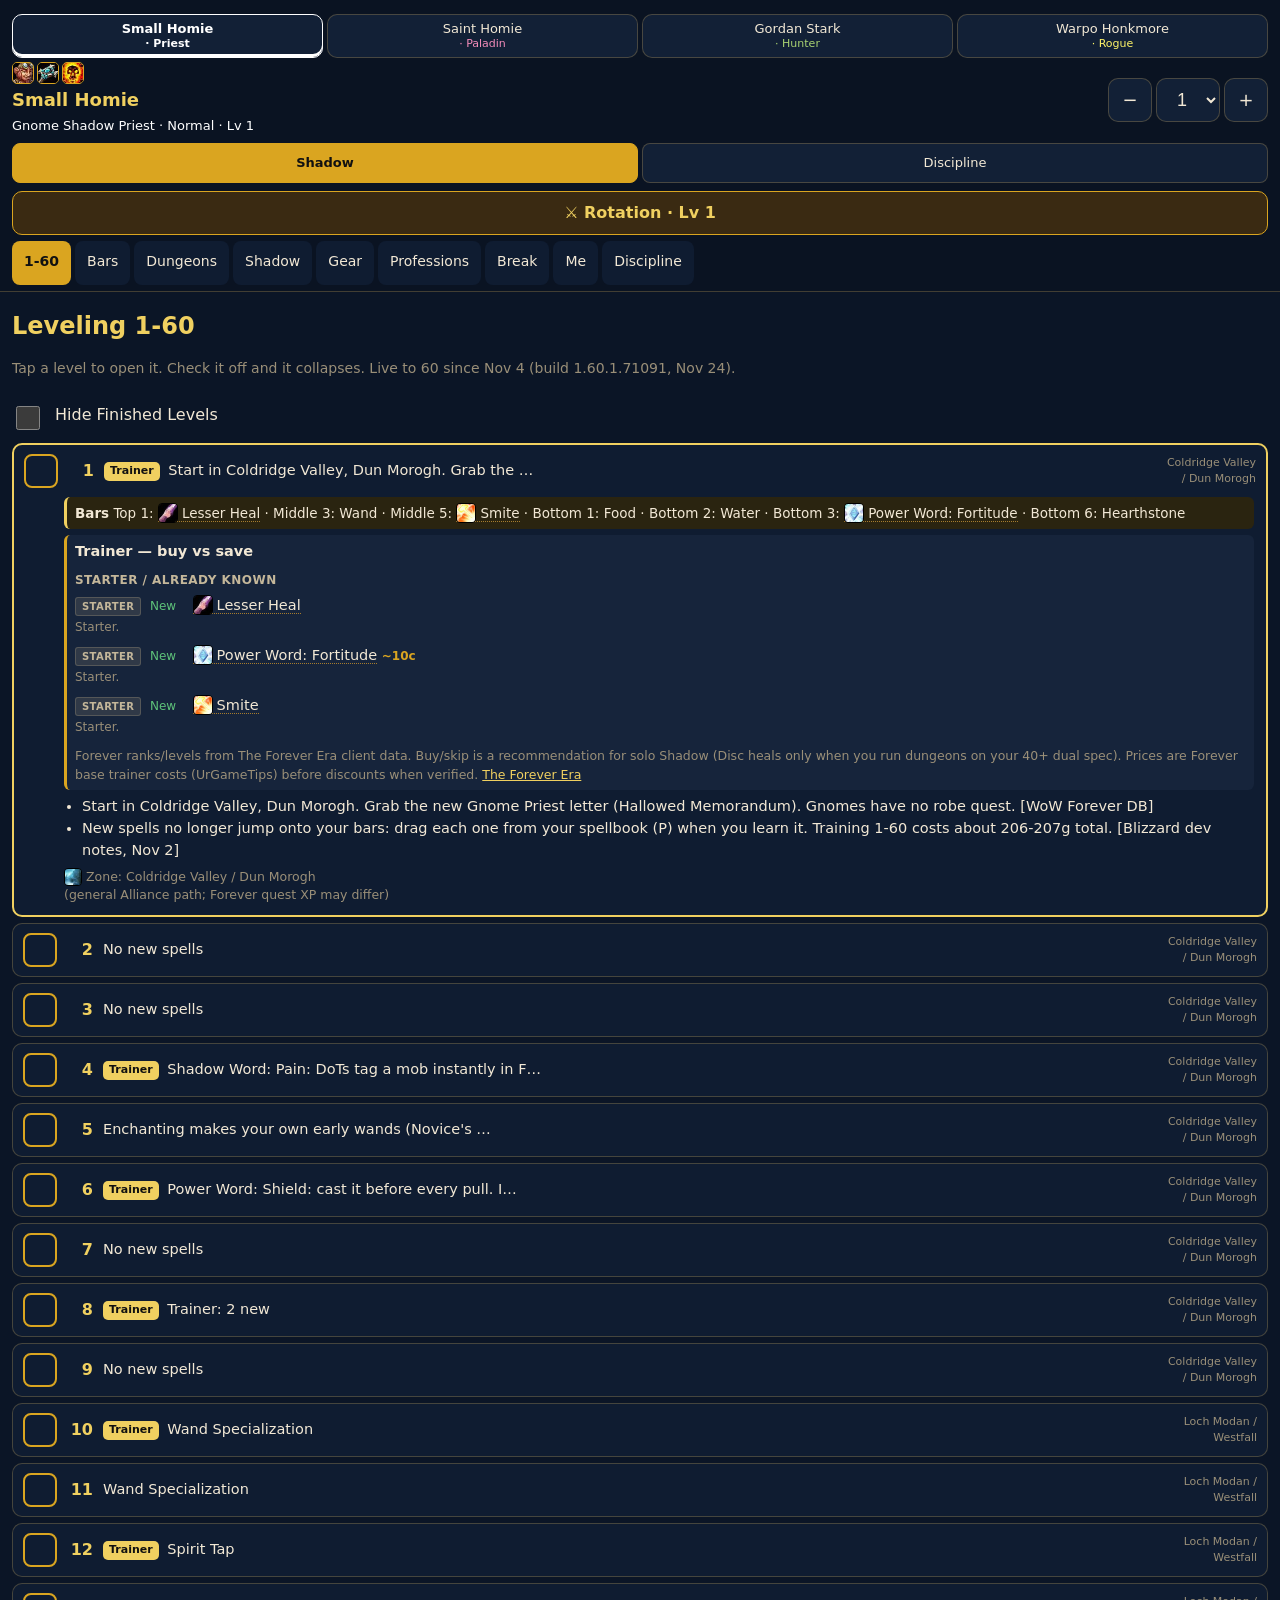
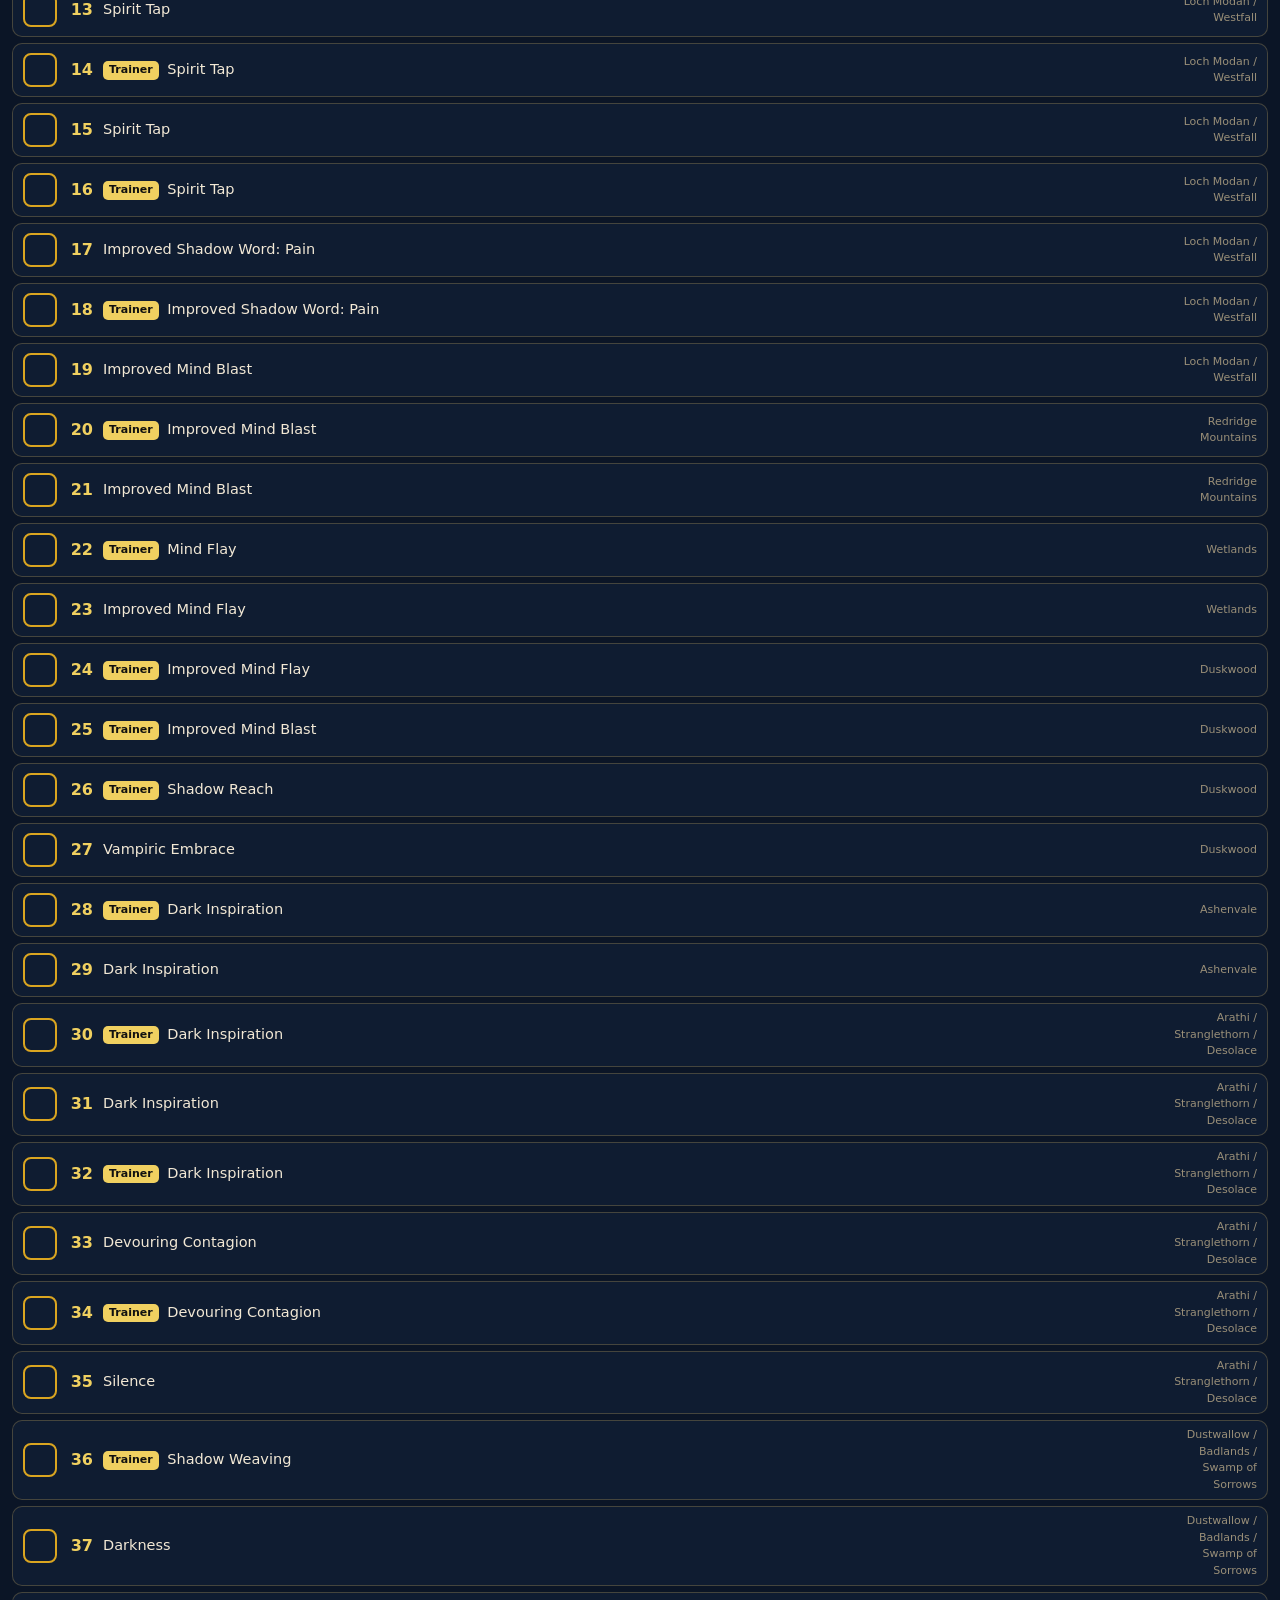
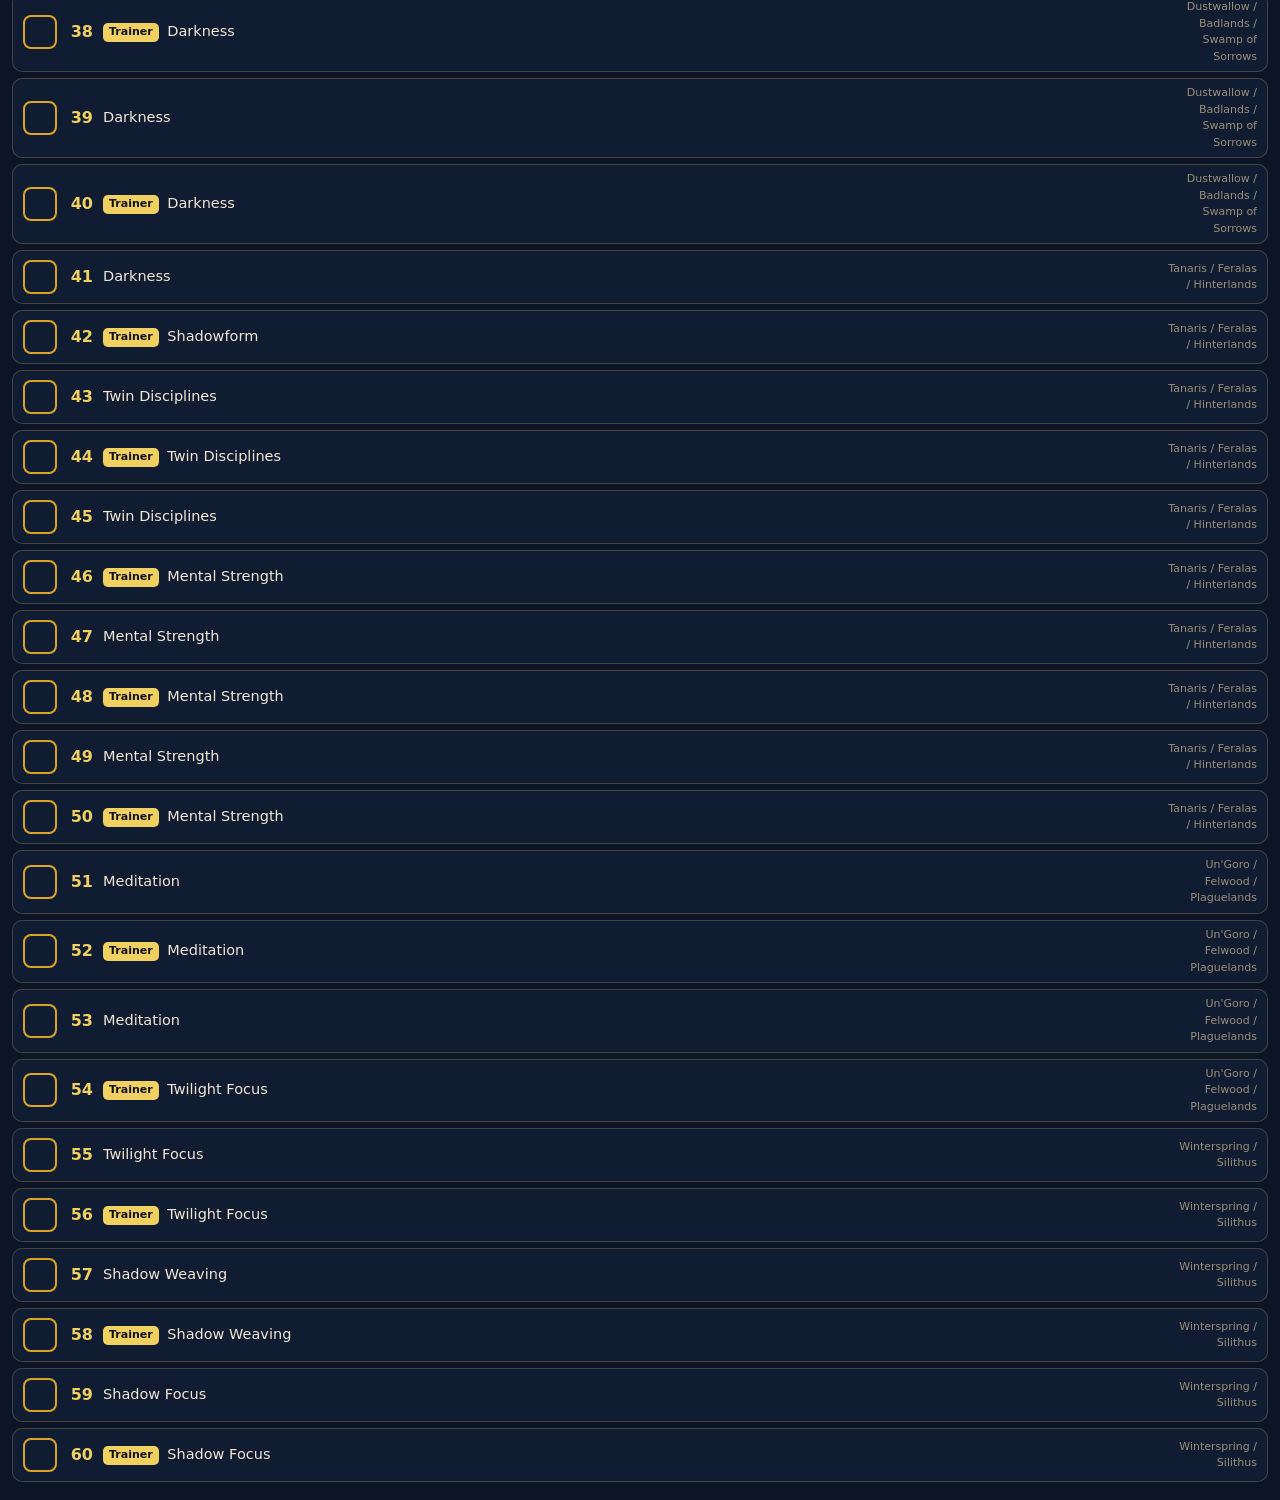
<file: priest/index.html>
<!doctype html><html lang="en"><head><meta charset="utf-8">
<meta name="viewport" content="width=device-width,initial-scale=1,viewport-fit=cover">
<title>Small Homie · Shadow Priest</title>
<meta name="theme-color" content="#0b1526">
<meta name="apple-mobile-web-app-capable" content="yes"><meta name="mobile-web-app-capable" content="yes">
<meta name="apple-mobile-web-app-status-bar-style" content="black-translucent">
<meta name="apple-mobile-web-app-title" content="Small Homie">
<link rel="apple-touch-icon" href="icons/icon-180.png"><link rel="icon" href="icons/icon-192.png">
<link rel="manifest" href="../manifest.webmanifest"><link rel="stylesheet" href="style.css"><style>:root{--accent:#FFFFFF}</style>
<style>.chsw{display:flex;gap:4px;padding:6px 0 4px;overflow-x:auto}.chsw a{flex:1 1 0;min-width:0;text-align:center;padding:6px 4px;min-height:44px;line-height:1.25;border:1px solid var(--line);border-radius:10px;color:var(--ink);text-decoration:none;font-size:13px;background:var(--panel)}.chsw a small{display:block;font-size:11px;color:var(--c)}.chsw a.on{border-color:var(--c);box-shadow:inset 0 -3px 0 var(--c);color:#fff;font-weight:600}</style></head><body>
<header class="bar">
 <nav class="chsw" aria-label="Character"><a href="../priest/" style="--c:#FFFFFF" class="on" onclick="localStorage.setItem('fg:last','priest')">Small Homie<small>· Priest</small></a><a href="../paladin/" style="--c:#F48CBA" class="" onclick="localStorage.setItem('fg:last','paladin')">Saint Homie<small>· Paladin</small></a><a href="../hunter/" style="--c:#AAD372" class="" onclick="localStorage.setItem('fg:last','hunter')">Gordan Stark<small>· Hunter</small></a><a href="../rogue/" style="--c:#FFF468" class="" onclick="localStorage.setItem('fg:last','rogue')">Warpo Honkmore<small>· Rogue</small></a></nav>
 <div class="bar-top"><div class="who"><span class="crest"><img class="ci1" src="icons/spells/achievement_character_gnome_male.jpg" alt="" loading="lazy"><img class="ci1" src="icons/spells/classicon_priest.jpg" alt="" loading="lazy"><img class="ci1" src="icons/spells/spell_shadow_shadowwordpain.jpg" alt="" loading="lazy"></span><b>Small Homie</b><span>Gnome Shadow Priest · Normal · Lv <span id="curLv">1</span></span></div>
  <div class="lvpick"><button id="lvDown" aria-label="Level down">−</button><select id="lvSel" aria-label="Current level"></select><button id="lvUp" aria-label="Level up">+</button></div></div>
 <div class="wpn" role="group" aria-label="Spec"><button data-w="shadow">Shadow</button><button data-w="disc">Discipline</button></div>
 <button id="rotBtn" class="rotbtn" aria-expanded="false">⚔ Rotation <span id="rotTag"></span></button>
 <div id="rot" class="rot" hidden></div>
 <nav class="tabs"><a href="#guide">1-60</a><a href="#bars">Bars</a><a href="#dungeons">Dungeons</a><a href="#shadow">Shadow</a><a href="#gear">Gear</a><a href="#prof">Professions</a><a href="#back">Break</a><a href="#me">Me</a><a href="#disc">Discipline</a></nav>
</header>
<main>
<section id="t-guide" class="tab"><h2>Leveling 1-60</h2>
 <p class="note">Tap a level to open it. Check it off and it collapses. Live to 60 since Nov 4 (build 1.60.1.71091, Nov 24).</p>
 <label class="ci inline"><input type="checkbox" id="hideDone"> <span>Hide Finished Levels</span></label>
 <div class="row" data-lv="1" id="lv1">
 <div class="row-head"><button class="chk" aria-label="Mark level 1 done" data-k="lv1"></button>
  <span class="lv">1</span><span class="sum"><span class="tb">Trainer</span> Start in Coldridge Valley, Dun Morogh. Grab the …</span><span class="zone">Coldridge Valley / Dun Morogh</span></div>
 <div class="row-body"><div class="barch"><b>Bars</b> Top 1: <a class="sp" href="https://theforeverera.com/en/spells/priest/lesser-heal/" target="_blank" rel="noopener"><img class="ic" src="icons/spells/spell_holy_lesserheal.jpg" alt="" loading="lazy">Lesser Heal</a> · Middle 3: Wand · Middle 5: <a class="sp" href="https://theforeverera.com/en/spells/priest/smite/" target="_blank" rel="noopener"><img class="ic" src="icons/spells/spell_holy_holysmite.jpg" alt="" loading="lazy">Smite</a> · Bottom 1: Food · Bottom 2: Water · Bottom 3: <a class="sp" href="https://theforeverera.com/en/spells/priest/power-word-fortitude/" target="_blank" rel="noopener"><img class="ic" src="icons/spells/spell_holy_wordfortitude.jpg" alt="" loading="lazy">Power Word: Fortitude</a> · Bottom 6: Hearthstone</div><div class="trn"><b>Trainer — buy vs save</b><p class="trn-h start">Starter / already known</p><ul><li class="adv-start"><span class="ab">Starter</span> <span class="k new">New</span> <a class="sp" href="https://theforeverera.com/en/spells/priest/lesser-heal/" target="_blank" rel="noopener"><img class="ic" src="icons/spells/spell_holy_lesserheal.jpg" alt="" loading="lazy">Lesser Heal</a><div class="why">Starter.</div></li><li class="adv-start"><span class="ab">Starter</span> <span class="k new">New</span> <a class="sp" href="https://theforeverera.com/en/spells/priest/power-word-fortitude/" target="_blank" rel="noopener"><img class="ic" src="icons/spells/spell_holy_wordfortitude.jpg" alt="" loading="lazy">Power Word: Fortitude</a> <span class="cost">~10c</span><div class="why">Starter.</div></li><li class="adv-start"><span class="ab">Starter</span> <span class="k new">New</span> <a class="sp" href="https://theforeverera.com/en/spells/priest/smite/" target="_blank" rel="noopener"><img class="ic" src="icons/spells/spell_holy_holysmite.jpg" alt="" loading="lazy">Smite</a><div class="why">Starter.</div></li></ul><span class="src">Forever ranks/levels from The Forever Era client data. Buy/skip is a recommendation for solo Shadow (Disc heals only when you run dungeons on your 40+ dual spec). Prices are Forever base trainer costs (UrGameTips) before discounts when verified. <a href="https://theforeverera.com/en/spells/priest/levels/">The Forever Era</a></span></div><ul><li>Start in Coldridge Valley, Dun Morogh. Grab the new Gnome Priest letter (Hallowed Memorandum). Gnomes have no robe quest. [WoW Forever DB]</li><li>New spells no longer jump onto your bars: drag each one from your spellbook (P) when you learn it. Training 1-60 costs about 206-207g total. [Blizzard dev notes, Nov 2]</li></ul><div class="zline"><img class="ic zi" src="icons/spells/achievement_zone_dunmorogh.jpg" alt="" loading="lazy">Zone: Coldridge Valley / Dun Morogh <span class="src">(general Alliance path; Forever quest XP may differ)</span></div></div>
</div><div class="row" data-lv="2" id="lv2">
 <div class="row-head"><button class="chk" aria-label="Mark level 2 done" data-k="lv2"></button>
  <span class="lv">2</span><span class="sum">No new spells</span><span class="zone">Coldridge Valley / Dun Morogh</span></div>
 <div class="row-body"><ul></ul><div class="zline"><img class="ic zi" src="icons/spells/achievement_zone_dunmorogh.jpg" alt="" loading="lazy">Zone: Coldridge Valley / Dun Morogh <span class="src">(general Alliance path; Forever quest XP may differ)</span></div></div>
</div><div class="row" data-lv="3" id="lv3">
 <div class="row-head"><button class="chk" aria-label="Mark level 3 done" data-k="lv3"></button>
  <span class="lv">3</span><span class="sum">No new spells</span><span class="zone">Coldridge Valley / Dun Morogh</span></div>
 <div class="row-body"><ul></ul><div class="zline"><img class="ic zi" src="icons/spells/achievement_zone_dunmorogh.jpg" alt="" loading="lazy">Zone: Coldridge Valley / Dun Morogh <span class="src">(general Alliance path; Forever quest XP may differ)</span></div></div>
</div><div class="row" data-lv="4" id="lv4">
 <div class="row-head"><button class="chk" aria-label="Mark level 4 done" data-k="lv4"></button>
  <span class="lv">4</span><span class="sum"><span class="tb">Trainer</span> Shadow Word: Pain: DoTs tag a mob instantly in F…</span><span class="zone">Coldridge Valley / Dun Morogh</span></div>
 <div class="row-body"><div class="barch"><b>Bars</b> Middle 1: <a class="sp" href="https://theforeverera.com/en/spells/priest/shadow-word-pain/" target="_blank" rel="noopener"><img class="ic" src="icons/spells/spell_shadow_shadowwordpain.jpg" alt="" loading="lazy">Shadow Word: Pain</a></div><div class="trn"><b>Trainer — buy vs save</b><p class="trn-h buy">Buy these</p><ul><li class="adv-buy"><span class="ab">Buy</span> <span class="k new">New</span> <a class="sp" href="https://theforeverera.com/en/spells/priest/shadow-word-pain/" target="_blank" rel="noopener"><img class="ic" src="icons/spells/spell_shadow_shadowwordpain.jpg" alt="" loading="lazy">Shadow Word: Pain</a> <span class="cost">~1s</span><div class="why">Recommendation: core Shadow DoT; it tags mobs instantly.</div></li><li class="adv-buy"><span class="ab">Buy</span> <span class="k ">R2</span> <a class="sp" href="https://theforeverera.com/en/spells/priest/lesser-heal/" target="_blank" rel="noopener"><img class="ic" src="icons/spells/spell_holy_lesserheal.jpg" alt="" loading="lazy">Lesser Heal</a> <span class="cost">~1s</span><div class="why">Recommendation: your only heal until <a class="sp" href="https://theforeverera.com/en/spells/priest/heal/" target="_blank" rel="noopener"><img class="ic" src="icons/spells/spell_holy_heal.jpg" alt="" loading="lazy">Heal</a> at 16.</div></li></ul><span class="src">Forever ranks/levels from The Forever Era client data. Buy/skip is a recommendation for solo Shadow (Disc heals only when you run dungeons on your 40+ dual spec). Prices are Forever base trainer costs (UrGameTips) before discounts when verified. <a href="https://theforeverera.com/en/spells/priest/levels/">The Forever Era</a></span></div><ul><li><a class="sp" href="https://theforeverera.com/en/spells/priest/shadow-word-pain/" target="_blank" rel="noopener"><img class="ic" src="icons/spells/spell_shadow_shadowwordpain.jpg" alt="" loading="lazy">Shadow Word: Pain</a>: DoTs tag a mob instantly in Forever, so open with it when you compete for tags. [WoW Forever DB]</li></ul><div class="zline"><img class="ic zi" src="icons/spells/achievement_zone_dunmorogh.jpg" alt="" loading="lazy">Zone: Coldridge Valley / Dun Morogh <span class="src">(general Alliance path; Forever quest XP may differ)</span></div></div>
</div><div class="row" data-lv="5" id="lv5">
 <div class="row-head"><button class="chk" aria-label="Mark level 5 done" data-k="lv5"></button>
  <span class="lv">5</span><span class="sum">Enchanting makes your own early wands (Novice&#x27;s …</span><span class="zone">Coldridge Valley / Dun Morogh</span></div>
 <div class="row-body"><ul><li>Enchanting makes your own early wands (Novice&#x27;s Practice Wand from 1, Lesser Magic Wand at 5). [WoW Forever DB]</li></ul><div class="zline"><img class="ic zi" src="icons/spells/achievement_zone_dunmorogh.jpg" alt="" loading="lazy">Zone: Coldridge Valley / Dun Morogh <span class="src">(general Alliance path; Forever quest XP may differ)</span></div></div>
</div><div class="row" data-lv="6" id="lv6">
 <div class="row-head"><button class="chk" aria-label="Mark level 6 done" data-k="lv6"></button>
  <span class="lv">6</span><span class="sum"><span class="tb">Trainer</span> Power Word: Shield: cast it before every pull. I…</span><span class="zone">Coldridge Valley / Dun Morogh</span></div>
 <div class="row-body"><div class="barch"><b>Bars</b> Middle 4: <a class="sp" href="https://theforeverera.com/en/spells/priest/power-word-shield/" target="_blank" rel="noopener"><img class="ic" src="icons/spells/spell_holy_powerwordshield.jpg" alt="" loading="lazy">Power Word: Shield</a></div><div class="trn"><b>Trainer — buy vs save</b><p class="trn-h buy">Buy these</p><ul><li class="adv-buy"><span class="ab">Buy</span> <span class="k new">New</span> <a class="sp" href="https://theforeverera.com/en/spells/priest/power-word-shield/" target="_blank" rel="noopener"><img class="ic" src="icons/spells/spell_holy_powerwordshield.jpg" alt="" loading="lazy">Power Word: Shield</a> <span class="cost">~1s</span><div class="why">Recommendation: cast before every pull; stops pushback.</div></li></ul><p class="trn-h skip">Skip or delay — save gold</p><ul><li class="adv-skip"><span class="ab">Skip / save</span> <span class="k ">R2</span> <a class="sp" href="https://theforeverera.com/en/spells/priest/smite/" target="_blank" rel="noopener"><img class="ic" src="icons/spells/spell_holy_holysmite.jpg" alt="" loading="lazy">Smite</a> <span class="cost">~1s</span><div class="why">Recommendation: <a class="sp" href="https://theforeverera.com/en/spells/priest/smite/" target="_blank" rel="noopener"><img class="ic" src="icons/spells/spell_holy_holysmite.jpg" alt="" loading="lazy">Smite</a> does about half its Classic damage (WoW Forever DB); Pain, <a class="sp" href="https://theforeverera.com/en/spells/priest/mind-blast/" target="_blank" rel="noopener"><img class="ic" src="icons/spells/spell_shadow_unholyfrenzy.jpg" alt="" loading="lazy">Mind Blast</a> and the wand do your damage.</div></li></ul><span class="src">Forever ranks/levels from The Forever Era client data. Buy/skip is a recommendation for solo Shadow (Disc heals only when you run dungeons on your 40+ dual spec). Prices are Forever base trainer costs (UrGameTips) before discounts when verified. <a href="https://theforeverera.com/en/spells/priest/levels/">The Forever Era</a></span></div><ul><li><a class="sp" href="https://theforeverera.com/en/spells/priest/power-word-shield/" target="_blank" rel="noopener"><img class="ic" src="icons/spells/spell_holy_powerwordshield.jpg" alt="" loading="lazy">Power Word: Shield</a>: cast it before every pull. It also stops pushback. [WoW Forever DB]</li></ul><div class="zline"><img class="ic zi" src="icons/spells/achievement_zone_dunmorogh.jpg" alt="" loading="lazy">Zone: Coldridge Valley / Dun Morogh <span class="src">(general Alliance path; Forever quest XP may differ)</span></div></div>
</div><div class="row" data-lv="7" id="lv7">
 <div class="row-head"><button class="chk" aria-label="Mark level 7 done" data-k="lv7"></button>
  <span class="lv">7</span><span class="sum">No new spells</span><span class="zone">Coldridge Valley / Dun Morogh</span></div>
 <div class="row-body"><ul></ul><div class="zline"><img class="ic zi" src="icons/spells/achievement_zone_dunmorogh.jpg" alt="" loading="lazy">Zone: Coldridge Valley / Dun Morogh <span class="src">(general Alliance path; Forever quest XP may differ)</span></div></div>
</div><div class="row" data-lv="8" id="lv8">
 <div class="row-head"><button class="chk" aria-label="Mark level 8 done" data-k="lv8"></button>
  <span class="lv">8</span><span class="sum"><span class="tb">Trainer</span> Trainer: 2 new</span><span class="zone">Coldridge Valley / Dun Morogh</span></div>
 <div class="row-body"><div class="barch"><b>Bars</b> Top 3: <a class="sp" href="https://theforeverera.com/en/spells/priest/renew/" target="_blank" rel="noopener"><img class="ic" src="icons/spells/spell_holy_renew.jpg" alt="" loading="lazy">Renew</a> · Top 5: <a class="sp" href="https://theforeverera.com/en/spells/priest/fade/" target="_blank" rel="noopener"><img class="ic" src="icons/spells/spell_magic_lesserinvisibilty.jpg" alt="" loading="lazy">Fade</a></div><div class="trn"><b>Trainer — buy vs save</b><p class="trn-h buy">Buy these</p><ul><li class="adv-buy"><span class="ab">Buy</span> <span class="k new">New</span> <a class="sp" href="https://theforeverera.com/en/spells/priest/renew/" target="_blank" rel="noopener"><img class="ic" src="icons/spells/spell_holy_renew.jpg" alt="" loading="lazy">Renew</a> <span class="cost">~2s</span><div class="why">Recommendation: WoW Forever DB: use your newest <a class="sp" href="https://theforeverera.com/en/spells/priest/renew/" target="_blank" rel="noopener"><img class="ic" src="icons/spells/spell_holy_renew.jpg" alt="" loading="lazy">Renew</a> and <a class="sp" href="https://theforeverera.com/en/spells/priest/heal/" target="_blank" rel="noopener"><img class="ic" src="icons/spells/spell_holy_heal.jpg" alt="" loading="lazy">Heal</a>.</div></li></ul><p class="trn-h skip">Skip or delay — save gold</p><ul><li class="adv-skip"><span class="ab">Skip / save</span> <span class="k new">New</span> <a class="sp" href="https://theforeverera.com/en/spells/priest/fade/" target="_blank" rel="noopener"><img class="ic" src="icons/spells/spell_magic_lesserinvisibilty.jpg" alt="" loading="lazy">Fade</a> <span class="cost">~2s</span><div class="why">Recommendation: drops threat; solo there&#x27;s no tank to take it.</div></li></ul><span class="src">Forever ranks/levels from The Forever Era client data. Buy/skip is a recommendation for solo Shadow (Disc heals only when you run dungeons on your 40+ dual spec). Prices are Forever base trainer costs (UrGameTips) before discounts when verified. <a href="https://theforeverera.com/en/spells/priest/levels/">The Forever Era</a></span></div><ul></ul><div class="zline"><img class="ic zi" src="icons/spells/achievement_zone_dunmorogh.jpg" alt="" loading="lazy">Zone: Coldridge Valley / Dun Morogh <span class="src">(general Alliance path; Forever quest XP may differ)</span></div></div>
</div><div class="row" data-lv="9" id="lv9">
 <div class="row-head"><button class="chk" aria-label="Mark level 9 done" data-k="lv9"></button>
  <span class="lv">9</span><span class="sum">No new spells</span><span class="zone">Coldridge Valley / Dun Morogh</span></div>
 <div class="row-body"><ul></ul><div class="zline"><img class="ic zi" src="icons/spells/achievement_zone_dunmorogh.jpg" alt="" loading="lazy">Zone: Coldridge Valley / Dun Morogh <span class="src">(general Alliance path; Forever quest XP may differ)</span></div></div>
</div><div class="row" data-lv="10" id="lv10">
 <div class="row-head"><button class="chk" aria-label="Mark level 10 done" data-k="lv10"></button>
  <span class="lv">10</span><span class="sum"><span class="tb">Trainer</span> Wand Specialization</span><span class="zone">Loch Modan / Westfall</span></div>
 <div class="row-body"><div class="barch"><b>Bars</b> Middle 2: <a class="sp" href="https://theforeverera.com/en/spells/priest/mind-blast/" target="_blank" rel="noopener"><img class="ic" src="icons/spells/spell_shadow_unholyfrenzy.jpg" alt="" loading="lazy">Mind Blast</a> · Bottom 5: <a class="sp" href="https://theforeverera.com/en/spells/priest/resurrection/" target="_blank" rel="noopener"><img class="ic" src="icons/spells/spell_holy_resurrection.jpg" alt="" loading="lazy">Resurrection</a> · Utility 2: <a class="sp" href="https://theforeverera.com/en/spells/priest/confounding-flash/" target="_blank" rel="noopener"><img class="ic" src="icons/spells/ability_paladin_blindinglight2.jpg" alt="" loading="lazy">Confounding Flash</a></div><div class="trn"><b>Trainer — buy vs save</b><p class="trn-h buy">Buy these</p><ul><li class="adv-buy"><span class="ab">Buy</span> <span class="k new">New</span> <a class="sp" href="https://theforeverera.com/en/spells/priest/mind-blast/" target="_blank" rel="noopener"><img class="ic" src="icons/spells/spell_shadow_unholyfrenzy.jpg" alt="" loading="lazy">Mind Blast</a> <span class="cost">~3s</span><div class="why">Recommendation: core Shadow nuke.</div></li><li class="adv-buy"><span class="ab">Buy</span> <span class="k ">R3</span> <a class="sp" href="https://theforeverera.com/en/spells/priest/lesser-heal/" target="_blank" rel="noopener"><img class="ic" src="icons/spells/spell_holy_lesserheal.jpg" alt="" loading="lazy">Lesser Heal</a> <span class="cost">~3s</span><div class="why">Recommendation: your only heal until <a class="sp" href="https://theforeverera.com/en/spells/priest/heal/" target="_blank" rel="noopener"><img class="ic" src="icons/spells/spell_holy_heal.jpg" alt="" loading="lazy">Heal</a> at 16.</div></li><li class="adv-buy"><span class="ab">Buy</span> <span class="k ">R2</span> <a class="sp" href="https://theforeverera.com/en/spells/priest/shadow-word-pain/" target="_blank" rel="noopener"><img class="ic" src="icons/spells/spell_shadow_shadowwordpain.jpg" alt="" loading="lazy">Shadow Word: Pain</a> <span class="cost">~3s</span><div class="why">Recommendation: core Shadow DoT; it tags mobs instantly.</div></li></ul><p class="trn-h quest">From quests (no trainer gold)</p><ul><li class="adv-quest"><span class="ab">Quest</span> <span class="k new">New</span> <a class="sp" href="https://theforeverera.com/en/spells/priest/confounding-flash/" target="_blank" rel="noopener"><img class="ic" src="icons/spells/ability_paladin_blindinglight2.jpg" alt="" loading="lazy">Confounding Flash</a> <span class="tg fv">New in Forever</span><div class="why">Gnome class quest (High Priestess Mims) — not trainer gold.</div></li></ul><p class="trn-h skip">Skip or delay — save gold</p><ul><li class="adv-skip"><span class="ab">Skip / save</span> <span class="k new">New</span> <a class="sp" href="https://theforeverera.com/en/spells/priest/resurrection/" target="_blank" rel="noopener"><img class="ic" src="icons/spells/spell_holy_resurrection.jpg" alt="" loading="lazy">Resurrection</a> <span class="cost">~3s</span><div class="why">Recommendation: only revives other players; delay.</div></li></ul><span class="src">Forever ranks/levels from The Forever Era client data. Buy/skip is a recommendation for solo Shadow (Disc heals only when you run dungeons on your 40+ dual spec). Prices are Forever base trainer costs (UrGameTips) before discounts when verified. <a href="https://theforeverera.com/en/spells/priest/levels/">The Forever Era</a></span></div><div class="tal"><b>Wand Specialization</b> <span class="rank">1/2</span><div class="eff">Disc · +25% wand damage at 2/2</div><span class="src">WoW Forever DB Shadow leveling order (Nov 25)</span></div><ul><li>Talents open. Ironforge: High Priestess Mims teaches <a class="sp" href="https://theforeverera.com/en/spells/priest/confounding-flash/" target="_blank" rel="noopener"><img class="ic" src="icons/spells/ability_paladin_blindinglight2.jpg" alt="" loading="lazy">Confounding Flash</a> (new Gnome quest). Head to Loch Modan. [WoW Forever DB]</li></ul><div class="zline"><img class="ic zi" src="icons/spells/achievement_zone_lochmodan.jpg" alt="" loading="lazy">Zone: Loch Modan / Westfall <span class="src">(general Alliance path; Forever quest XP may differ)</span></div></div>
</div><div class="row" data-lv="11" id="lv11">
 <div class="row-head"><button class="chk" aria-label="Mark level 11 done" data-k="lv11"></button>
  <span class="lv">11</span><span class="sum">Wand Specialization</span><span class="zone">Loch Modan / Westfall</span></div>
 <div class="row-body"><div class="tal"><b>Wand Specialization</b> <span class="rank">2/2</span><div class="eff">Disc · +25% wand damage at 2/2</div><span class="src">WoW Forever DB Shadow leveling order (Nov 25)</span></div><ul></ul><div class="zline"><img class="ic zi" src="icons/spells/achievement_zone_lochmodan.jpg" alt="" loading="lazy">Zone: Loch Modan / Westfall <span class="src">(general Alliance path; Forever quest XP may differ)</span></div></div>
</div><div class="row" data-lv="12" id="lv12">
 <div class="row-head"><button class="chk" aria-label="Mark level 12 done" data-k="lv12"></button>
  <span class="lv">12</span><span class="sum"><span class="tb">Trainer</span> Spirit Tap</span><span class="zone">Loch Modan / Westfall</span></div>
 <div class="row-body"><div class="barch"><b>Bars</b> Bottom 4: <a class="sp" href="https://theforeverera.com/en/spells/priest/inner-fire/" target="_blank" rel="noopener"><img class="ic" src="icons/spells/spell_holy_innerfire.jpg" alt="" loading="lazy">Inner Fire</a></div><div class="trn"><b>Trainer — buy vs save</b><p class="trn-h buy">Buy these</p><ul><li class="adv-buy"><span class="ab">Buy</span> <span class="k new">New</span> <a class="sp" href="https://theforeverera.com/en/spells/priest/inner-fire/" target="_blank" rel="noopener"><img class="ic" src="icons/spells/spell_holy_innerfire.jpg" alt="" loading="lazy">Inner Fire</a> <span class="cost">~8s</span><div class="why">Recommendation: cheap armor buff for solo.</div></li><li class="adv-buy"><span class="ab">Buy</span> <span class="k ">R2</span> <a class="sp" href="https://theforeverera.com/en/spells/priest/power-word-fortitude/" target="_blank" rel="noopener"><img class="ic" src="icons/spells/spell_holy_wordfortitude.jpg" alt="" loading="lazy">Power Word: Fortitude</a> <span class="cost">~8s</span><div class="why">Recommendation: more Stamina = more health solo; lasts 1 hour in Forever.</div></li><li class="adv-buy"><span class="ab">Buy</span> <span class="k ">R2</span> <a class="sp" href="https://theforeverera.com/en/spells/priest/power-word-shield/" target="_blank" rel="noopener"><img class="ic" src="icons/spells/spell_holy_powerwordshield.jpg" alt="" loading="lazy">Power Word: Shield</a> <span class="cost">~8s</span><div class="why">Recommendation: cast before every pull; stops pushback.</div></li></ul><span class="src">Forever ranks/levels from The Forever Era client data. Buy/skip is a recommendation for solo Shadow (Disc heals only when you run dungeons on your 40+ dual spec). Prices are Forever base trainer costs (UrGameTips) before discounts when verified. <a href="https://theforeverera.com/en/spells/priest/levels/">The Forever Era</a></span></div><div class="tal"><b>Spirit Tap</b> <span class="rank">1/5</span><div class="eff">Shadow · double Spirit for 15 sec after a kill</div><span class="src">WoW Forever DB Shadow leveling order (Nov 25)</span></div><ul></ul><div class="zline"><img class="ic zi" src="icons/spells/achievement_zone_lochmodan.jpg" alt="" loading="lazy">Zone: Loch Modan / Westfall <span class="src">(general Alliance path; Forever quest XP may differ)</span></div></div>
</div><div class="row" data-lv="13" id="lv13">
 <div class="row-head"><button class="chk" aria-label="Mark level 13 done" data-k="lv13"></button>
  <span class="lv">13</span><span class="sum">Spirit Tap</span><span class="zone">Loch Modan / Westfall</span></div>
 <div class="row-body"><div class="tal"><b>Spirit Tap</b> <span class="rank">2/5</span><div class="eff">Shadow · double Spirit for 15 sec after a kill</div><span class="src">WoW Forever DB Shadow leveling order (Nov 25)</span></div><div class="dline"><b>🏰 Dungeon opens</b> <a href="#dungeons">Hall of Thanes</a> (13-20, new) <span class="src">Icy Veins ranges</span></div><ul><li>Hall of Thanes (new, under Ironforge): Deepblaze wand (18.5 dps) and Golemheart Stave. [WoW Forever DB]</li></ul><div class="zline"><img class="ic zi" src="icons/spells/achievement_zone_lochmodan.jpg" alt="" loading="lazy">Zone: Loch Modan / Westfall <span class="src">(general Alliance path; Forever quest XP may differ)</span></div></div>
</div><div class="row" data-lv="14" id="lv14">
 <div class="row-head"><button class="chk" aria-label="Mark level 14 done" data-k="lv14"></button>
  <span class="lv">14</span><span class="sum"><span class="tb">Trainer</span> Spirit Tap</span><span class="zone">Loch Modan / Westfall</span></div>
 <div class="row-body"><div class="barch"><b>Bars</b> Top 4: <a class="sp" href="https://theforeverera.com/en/spells/priest/psychic-scream/" target="_blank" rel="noopener"><img class="ic" src="icons/spells/spell_shadow_psychicscream.jpg" alt="" loading="lazy">Psychic Scream</a> · Utility 4: <a class="sp" href="https://theforeverera.com/en/spells/priest/cure-disease/" target="_blank" rel="noopener"><img class="ic" src="icons/spells/spell_holy_nullifydisease.jpg" alt="" loading="lazy">Cure Disease</a></div><div class="trn"><b>Trainer — buy vs save</b><p class="trn-h buy">Buy these</p><ul><li class="adv-buy"><span class="ab">Buy</span> <span class="k new">New</span> <a class="sp" href="https://theforeverera.com/en/spells/priest/psychic-scream/" target="_blank" rel="noopener"><img class="ic" src="icons/spells/spell_shadow_psychicscream.jpg" alt="" loading="lazy">Psychic Scream</a> <span class="cost">~12s</span><div class="why">Recommendation: panic button for bad pulls.</div></li><li class="adv-buy"><span class="ab">Buy</span> <span class="k ">R2</span> <a class="sp" href="https://theforeverera.com/en/spells/priest/renew/" target="_blank" rel="noopener"><img class="ic" src="icons/spells/spell_holy_renew.jpg" alt="" loading="lazy">Renew</a> <span class="cost">~12s</span><div class="why">Recommendation: WoW Forever DB: use your newest <a class="sp" href="https://theforeverera.com/en/spells/priest/renew/" target="_blank" rel="noopener"><img class="ic" src="icons/spells/spell_holy_renew.jpg" alt="" loading="lazy">Renew</a> and <a class="sp" href="https://theforeverera.com/en/spells/priest/heal/" target="_blank" rel="noopener"><img class="ic" src="icons/spells/spell_holy_heal.jpg" alt="" loading="lazy">Heal</a>.</div></li></ul><p class="trn-h skip">Skip or delay — save gold</p><ul><li class="adv-skip"><span class="ab">Skip / save</span> <span class="k new">New</span> <a class="sp" href="https://theforeverera.com/en/spells/priest/cure-disease/" target="_blank" rel="noopener"><img class="ic" src="icons/spells/spell_holy_nullifydisease.jpg" alt="" loading="lazy">Cure Disease</a> <span class="cost">~12s</span><div class="why">Recommendation: buy only if a disease zone keeps hurting you.</div></li><li class="adv-skip"><span class="ab">Skip / save</span> <span class="k ">R3</span> <a class="sp" href="https://theforeverera.com/en/spells/priest/smite/" target="_blank" rel="noopener"><img class="ic" src="icons/spells/spell_holy_holysmite.jpg" alt="" loading="lazy">Smite</a> <span class="cost">~12s</span><div class="why">Recommendation: <a class="sp" href="https://theforeverera.com/en/spells/priest/smite/" target="_blank" rel="noopener"><img class="ic" src="icons/spells/spell_holy_holysmite.jpg" alt="" loading="lazy">Smite</a> does about half its Classic damage (WoW Forever DB); Pain, <a class="sp" href="https://theforeverera.com/en/spells/priest/mind-blast/" target="_blank" rel="noopener"><img class="ic" src="icons/spells/spell_shadow_unholyfrenzy.jpg" alt="" loading="lazy">Mind Blast</a> and the wand do your damage.</div></li></ul><span class="src">Forever ranks/levels from The Forever Era client data. Buy/skip is a recommendation for solo Shadow (Disc heals only when you run dungeons on your 40+ dual spec). Prices are Forever base trainer costs (UrGameTips) before discounts when verified. <a href="https://theforeverera.com/en/spells/priest/levels/">The Forever Era</a></span></div><div class="tal"><b>Spirit Tap</b> <span class="rank">3/5</span><div class="eff">Shadow · double Spirit for 15 sec after a kill</div><span class="src">WoW Forever DB Shadow leveling order (Nov 25)</span></div><ul></ul><div class="zline"><img class="ic zi" src="icons/spells/achievement_zone_lochmodan.jpg" alt="" loading="lazy">Zone: Loch Modan / Westfall <span class="src">(general Alliance path; Forever quest XP may differ)</span></div></div>
</div><div class="row" data-lv="15" id="lv15">
 <div class="row-head"><button class="chk" aria-label="Mark level 15 done" data-k="lv15"></button>
  <span class="lv">15</span><span class="sum">Spirit Tap</span><span class="zone">Loch Modan / Westfall</span></div>
 <div class="row-body"><div class="tal"><b>Spirit Tap</b> <span class="rank">4/5</span><div class="eff">Shadow · double Spirit for 15 sec after a kill</div><span class="src">WoW Forever DB Shadow leveling order (Nov 25)</span></div><div class="dline"><b>🏰 Dungeon opens</b> <a href="#dungeons">Ruins of Lordaeron</a> (15-22, new, Horde-side) · <a href="#dungeons">Wailing Caverns</a> (15-24) <span class="src">Icy Veins ranges</span></div><ul></ul><div class="zline"><img class="ic zi" src="icons/spells/achievement_zone_lochmodan.jpg" alt="" loading="lazy">Zone: Loch Modan / Westfall <span class="src">(general Alliance path; Forever quest XP may differ)</span></div></div>
</div><div class="row" data-lv="16" id="lv16">
 <div class="row-head"><button class="chk" aria-label="Mark level 16 done" data-k="lv16"></button>
  <span class="lv">16</span><span class="sum"><span class="tb">Trainer</span> Spirit Tap</span><span class="zone">Loch Modan / Westfall</span></div>
 <div class="row-body"><div class="barch"><b>Bars</b> Top 1: <a class="sp" href="https://theforeverera.com/en/spells/priest/heal/" target="_blank" rel="noopener"><img class="ic" src="icons/spells/spell_holy_heal.jpg" alt="" loading="lazy">Heal</a></div><div class="trn"><b>Trainer — buy vs save</b><p class="trn-h buy">Buy these</p><ul><li class="adv-buy"><span class="ab">Buy</span> <span class="k new">New</span> <a class="sp" href="https://theforeverera.com/en/spells/priest/heal/" target="_blank" rel="noopener"><img class="ic" src="icons/spells/spell_holy_heal.jpg" alt="" loading="lazy">Heal</a> <span class="cost">~16s</span><div class="why">Recommendation: WoW Forever DB: use your newest <a class="sp" href="https://theforeverera.com/en/spells/priest/renew/" target="_blank" rel="noopener"><img class="ic" src="icons/spells/spell_holy_renew.jpg" alt="" loading="lazy">Renew</a> and <a class="sp" href="https://theforeverera.com/en/spells/priest/heal/" target="_blank" rel="noopener"><img class="ic" src="icons/spells/spell_holy_heal.jpg" alt="" loading="lazy">Heal</a>.</div></li><li class="adv-buy"><span class="ab">Buy</span> <span class="k ">R2</span> <a class="sp" href="https://theforeverera.com/en/spells/priest/mind-blast/" target="_blank" rel="noopener"><img class="ic" src="icons/spells/spell_shadow_unholyfrenzy.jpg" alt="" loading="lazy">Mind Blast</a> <span class="cost">~16s</span><div class="why">Recommendation: core Shadow nuke.</div></li></ul><span class="src">Forever ranks/levels from The Forever Era client data. Buy/skip is a recommendation for solo Shadow (Disc heals only when you run dungeons on your 40+ dual spec). Prices are Forever base trainer costs (UrGameTips) before discounts when verified. <a href="https://theforeverera.com/en/spells/priest/levels/">The Forever Era</a></span></div><div class="tal"><b>Spirit Tap</b> <span class="rank">5/5</span><div class="eff">Shadow · double Spirit for 15 sec after a kill</div><span class="src">WoW Forever DB Shadow leveling order (Nov 25)</span></div><ul></ul><div class="zline"><img class="ic zi" src="icons/spells/achievement_zone_lochmodan.jpg" alt="" loading="lazy">Zone: Loch Modan / Westfall <span class="src">(general Alliance path; Forever quest XP may differ)</span></div></div>
</div><div class="row" data-lv="17" id="lv17">
 <div class="row-head"><button class="chk" aria-label="Mark level 17 done" data-k="lv17"></button>
  <span class="lv">17</span><span class="sum">Improved Shadow Word: Pain</span><span class="zone">Loch Modan / Westfall</span></div>
 <div class="row-body"><div class="tal"><b>Improved <a class="sp" href="https://theforeverera.com/en/spells/priest/shadow-word-pain/" target="_blank" rel="noopener"><img class="ic" src="icons/spells/spell_shadow_shadowwordpain.jpg" alt="" loading="lazy">Shadow Word: Pain</a></b> <span class="rank">1/2</span><div class="eff">Shadow · Pain lasts 6 sec longer</div><span class="src">WoW Forever DB Shadow leveling order (Nov 25)</span></div><div class="dline"><b>🏰 Dungeon opens</b> <a href="#dungeons">The Deadmines</a> (17-26) <span class="src">Icy Veins ranges</span></div><ul></ul><div class="zline"><img class="ic zi" src="icons/spells/achievement_zone_lochmodan.jpg" alt="" loading="lazy">Zone: Loch Modan / Westfall <span class="src">(general Alliance path; Forever quest XP may differ)</span></div></div>
</div><div class="row" data-lv="18" id="lv18">
 <div class="row-head"><button class="chk" aria-label="Mark level 18 done" data-k="lv18"></button>
  <span class="lv">18</span><span class="sum"><span class="tb">Trainer</span> Improved Shadow Word: Pain</span><span class="zone">Loch Modan / Westfall</span></div>
 <div class="row-body"><div class="barch"><b>Bars</b> Top 6: <a class="sp" href="https://theforeverera.com/en/spells/priest/dispel-magic/" target="_blank" rel="noopener"><img class="ic" src="icons/spells/spell_holy_dispelmagic.jpg" alt="" loading="lazy">Dispel Magic</a></div><div class="trn"><b>Trainer — buy vs save</b><p class="trn-h buy">Buy these</p><ul><li class="adv-buy"><span class="ab">Buy</span> <span class="k ">R3</span> <a class="sp" href="https://theforeverera.com/en/spells/priest/shadow-word-pain/" target="_blank" rel="noopener"><img class="ic" src="icons/spells/spell_shadow_shadowwordpain.jpg" alt="" loading="lazy">Shadow Word: Pain</a> <span class="cost">~20s</span><div class="why">Recommendation: core Shadow DoT; it tags mobs instantly.</div></li><li class="adv-buy"><span class="ab">Buy</span> <span class="k ">R3</span> <a class="sp" href="https://theforeverera.com/en/spells/priest/power-word-shield/" target="_blank" rel="noopener"><img class="ic" src="icons/spells/spell_holy_powerwordshield.jpg" alt="" loading="lazy">Power Word: Shield</a> <span class="cost">~20s</span><div class="why">Recommendation: cast before every pull; stops pushback.</div></li></ul><p class="trn-h skip">Skip or delay — save gold</p><ul><li class="adv-skip"><span class="ab">Skip / save</span> <span class="k new">New</span> <a class="sp" href="https://theforeverera.com/en/spells/priest/dispel-magic/" target="_blank" rel="noopener"><img class="ic" src="icons/spells/spell_holy_dispelmagic.jpg" alt="" loading="lazy">Dispel Magic</a> <span class="cost">~20s</span><div class="why">Recommendation: rarely needed solo; delay.</div></li></ul><span class="src">Forever ranks/levels from The Forever Era client data. Buy/skip is a recommendation for solo Shadow (Disc heals only when you run dungeons on your 40+ dual spec). Prices are Forever base trainer costs (UrGameTips) before discounts when verified. <a href="https://theforeverera.com/en/spells/priest/levels/">The Forever Era</a></span></div><div class="tal"><b>Improved <a class="sp" href="https://theforeverera.com/en/spells/priest/shadow-word-pain/" target="_blank" rel="noopener"><img class="ic" src="icons/spells/spell_shadow_shadowwordpain.jpg" alt="" loading="lazy">Shadow Word: Pain</a></b> <span class="rank">2/2</span><div class="eff">Shadow · Pain lasts 6 sec longer</div><span class="src">WoW Forever DB Shadow leveling order (Nov 25)</span></div><ul></ul><div class="zline"><img class="ic zi" src="icons/spells/achievement_zone_lochmodan.jpg" alt="" loading="lazy">Zone: Loch Modan / Westfall <span class="src">(general Alliance path; Forever quest XP may differ)</span></div></div>
</div><div class="row" data-lv="19" id="lv19">
 <div class="row-head"><button class="chk" aria-label="Mark level 19 done" data-k="lv19"></button>
  <span class="lv">19</span><span class="sum">Improved Mind Blast</span><span class="zone">Loch Modan / Westfall</span></div>
 <div class="row-body"><div class="tal"><b>Improved <a class="sp" href="https://theforeverera.com/en/spells/priest/mind-blast/" target="_blank" rel="noopener"><img class="ic" src="icons/spells/spell_shadow_unholyfrenzy.jpg" alt="" loading="lazy">Mind Blast</a></b> <span class="rank">1/5</span><div class="eff">Shadow · shorter <a class="sp" href="https://theforeverera.com/en/spells/priest/mind-blast/" target="_blank" rel="noopener"><img class="ic" src="icons/spells/spell_shadow_unholyfrenzy.jpg" alt="" loading="lazy">Mind Blast</a> cooldown</div><span class="src">WoW Forever DB Shadow leveling order (Nov 25)</span></div><ul></ul><div class="zline"><img class="ic zi" src="icons/spells/achievement_zone_lochmodan.jpg" alt="" loading="lazy">Zone: Loch Modan / Westfall <span class="src">(general Alliance path; Forever quest XP may differ)</span></div></div>
</div><div class="row" data-lv="20" id="lv20">
 <div class="row-head"><button class="chk" aria-label="Mark level 20 done" data-k="lv20"></button>
  <span class="lv">20</span><span class="sum"><span class="tb">Trainer</span> Improved Mind Blast</span><span class="zone">Redridge Mountains</span></div>
 <div class="row-body"><div class="barch"><b>Bars</b> Top 2: <a class="sp" href="https://theforeverera.com/en/spells/priest/flash-heal/" target="_blank" rel="noopener"><img class="ic" src="icons/spells/spell_holy_flashheal.jpg" alt="" loading="lazy">Flash Heal</a> · Middle 6: <a class="sp" href="https://theforeverera.com/en/spells/priest/devouring-plague/" target="_blank" rel="noopener"><img class="ic" src="icons/spells/spell_shadow_devouringplague.jpg" alt="" loading="lazy">Devouring Plague</a> · Utility 3: <a class="sp" href="https://theforeverera.com/en/spells/priest/contingency-plan/" target="_blank" rel="noopener"><img class="ic" src="icons/spells/ability_priest_soulwarding.jpg" alt="" loading="lazy">Contingency Plan</a> · Utility 7: <a class="sp" href="https://theforeverera.com/en/spells/priest/shackle-undead/" target="_blank" rel="noopener"><img class="ic" src="icons/spells/spell_nature_slow.jpg" alt="" loading="lazy">Shackle Undead</a></div><div class="trn"><b>Trainer — buy vs save</b><p class="trn-h buy">Buy these</p><ul><li class="adv-buy"><span class="ab">Buy</span> <span class="k new">New</span> <a class="sp" href="https://theforeverera.com/en/spells/priest/devouring-plague/" target="_blank" rel="noopener"><img class="ic" src="icons/spells/spell_shadow_devouringplague.jpg" alt="" loading="lazy">Devouring Plague</a> <span class="cost">~3s</span><div class="why">Recommendation: Shadow DoT; trainer spell in Forever, and the talent order adds Devouring Contagion.</div></li><li class="adv-buy"><span class="ab">Buy</span> <span class="k new">New</span> <a class="sp" href="https://theforeverera.com/en/spells/priest/flash-heal/" target="_blank" rel="noopener"><img class="ic" src="icons/spells/spell_holy_flashheal.jpg" alt="" loading="lazy">Flash Heal</a> <span class="cost">~30s</span><div class="why">Recommendation: your quick heal from 20 (Rotation panel).</div></li><li class="adv-buy"><span class="ab">Buy</span> <span class="k ">R3</span> <a class="sp" href="https://theforeverera.com/en/spells/priest/renew/" target="_blank" rel="noopener"><img class="ic" src="icons/spells/spell_holy_renew.jpg" alt="" loading="lazy">Renew</a> <span class="cost">~30s</span><div class="why">Recommendation: WoW Forever DB: use your newest <a class="sp" href="https://theforeverera.com/en/spells/priest/renew/" target="_blank" rel="noopener"><img class="ic" src="icons/spells/spell_holy_renew.jpg" alt="" loading="lazy">Renew</a> and <a class="sp" href="https://theforeverera.com/en/spells/priest/heal/" target="_blank" rel="noopener"><img class="ic" src="icons/spells/spell_holy_heal.jpg" alt="" loading="lazy">Heal</a>.</div></li><li class="adv-buy"><span class="ab">Buy</span> <span class="k ">R2</span> <a class="sp" href="https://theforeverera.com/en/spells/priest/inner-fire/" target="_blank" rel="noopener"><img class="ic" src="icons/spells/spell_holy_innerfire.jpg" alt="" loading="lazy">Inner Fire</a> <span class="cost">~30s</span><div class="why">Recommendation: cheap armor buff for solo.</div></li></ul><p class="trn-h quest">From quests (no trainer gold)</p><ul><li class="adv-quest"><span class="ab">Quest</span> <span class="k new">New</span> <a class="sp" href="https://theforeverera.com/en/spells/priest/contingency-plan/" target="_blank" rel="noopener"><img class="ic" src="icons/spells/ability_priest_soulwarding.jpg" alt="" loading="lazy">Contingency Plan</a> <span class="tg fv">New in Forever</span><div class="why">Gnome class quest (High Priestess Mims) — not trainer gold.</div></li></ul><p class="trn-h talent">From talents (no trainer gold)</p><ul><li class="adv-talent"><span class="ab">Talent</span> <span class="k new">New</span> <a class="sp" href="https://theforeverera.com/en/spells/priest/inner-focus/" target="_blank" rel="noopener"><img class="ic" src="icons/spells/spell_frost_windwalkon.jpg" alt="" loading="lazy">Inner Focus</a> <span class="tg tl">Talent Spell</span><div class="why">Disc talent — comes with the talent if your Disc spec takes it (30 in that order).</div></li><li class="adv-talent"><span class="ab">Talent</span> <span class="k new">New</span> <a class="sp" href="https://theforeverera.com/en/spells/priest/mind-flay/" target="_blank" rel="noopener"><img class="ic" src="icons/spells/spell_shadow_siphonmana.jpg" alt="" loading="lazy">Mind Flay</a> <span class="tg tl">Talent Spell</span><div class="why">Comes with the talent (Shadow plan takes it at 22).</div></li></ul><p class="trn-h skip">Skip or delay — save gold</p><ul><li class="adv-skip"><span class="ab">Skip / save</span> <span class="k new">New</span> <a class="sp" href="https://theforeverera.com/en/spells/priest/fear-ward/" target="_blank" rel="noopener"><img class="ic" src="icons/spells/spell_holy_excorcism.jpg" alt="" loading="lazy">Fear Ward</a> <span class="cost">~3s</span><div class="why">Recommendation: niche; delay.</div></li><li class="adv-skip"><span class="ab">Skip / save</span> <span class="k new">New</span> <a class="sp" href="https://theforeverera.com/en/spells/priest/holy-fire/" target="_blank" rel="noopener"><img class="ic" src="icons/spells/spell_holy_searinglight.jpg" alt="" loading="lazy">Holy Fire</a> <span class="cost">~30s</span><div class="why">Recommendation: Holy damage; Shadow uses <a class="sp" href="https://theforeverera.com/en/spells/priest/mind-blast/" target="_blank" rel="noopener"><img class="ic" src="icons/spells/spell_shadow_unholyfrenzy.jpg" alt="" loading="lazy">Mind Blast</a>.</div></li><li class="adv-skip"><span class="ab">Skip / save</span> <span class="k new">New</span> <a class="sp" href="https://theforeverera.com/en/spells/priest/mind-soothe/" target="_blank" rel="noopener"><img class="ic" src="icons/spells/spell_holy_mindsooth.jpg" alt="" loading="lazy">Mind Soothe</a> <span class="cost">~30s</span><div class="why">Recommendation: niche; delay.</div></li><li class="adv-skip"><span class="ab">Skip / save</span> <span class="k new">New</span> <a class="sp" href="https://theforeverera.com/en/spells/priest/shackle-undead/" target="_blank" rel="noopener"><img class="ic" src="icons/spells/spell_nature_slow.jpg" alt="" loading="lazy">Shackle Undead</a> <span class="cost">~30s</span><div class="why">Recommendation: dungeon crowd control; delay.</div></li><li class="adv-skip"><span class="ab">Skip / save</span> <span class="k new">New</span> <a class="sp" href="https://theforeverera.com/en/spells/priest/holy-nova/" target="_blank" rel="noopener"><img class="ic" src="icons/spells/spell_holy_holynova.jpg" alt="" loading="lazy">Holy Nova</a> <span class="tg tl">Talent Spell</span><div class="why">Other-tree talent — not in the Shadow plan.</div></li><li class="adv-skip"><span class="ab">Skip / save</span> <span class="k ">R2</span> <a class="sp" href="https://theforeverera.com/en/spells/priest/fade/" target="_blank" rel="noopener"><img class="ic" src="icons/spells/spell_magic_lesserinvisibilty.jpg" alt="" loading="lazy">Fade</a> <span class="cost">~30s</span><div class="why">Recommendation: drops threat; solo there&#x27;s no tank to take it.</div></li></ul><span class="src">Forever ranks/levels from The Forever Era client data. Buy/skip is a recommendation for solo Shadow (Disc heals only when you run dungeons on your 40+ dual spec). Prices are Forever base trainer costs (UrGameTips) before discounts when verified. <a href="https://theforeverera.com/en/spells/priest/levels/">The Forever Era</a></span></div><div class="tal"><b>Improved <a class="sp" href="https://theforeverera.com/en/spells/priest/mind-blast/" target="_blank" rel="noopener"><img class="ic" src="icons/spells/spell_shadow_unholyfrenzy.jpg" alt="" loading="lazy">Mind Blast</a></b> <span class="rank">2/5</span><div class="eff">Shadow · shorter <a class="sp" href="https://theforeverera.com/en/spells/priest/mind-blast/" target="_blank" rel="noopener"><img class="ic" src="icons/spells/spell_shadow_unholyfrenzy.jpg" alt="" loading="lazy">Mind Blast</a> cooldown</div><span class="src">WoW Forever DB Shadow leveling order (Nov 25)</span></div><div class="dline"><b>🏰 Dungeon opens</b> <a href="#dungeons">Shadowfang Keep</a> (20-30) <span class="src">Icy Veins ranges</span></div><ul><li>Big toolkit level. High Priestess Mims (Ironforge) teaches <a class="sp" href="https://theforeverera.com/en/spells/priest/contingency-plan/" target="_blank" rel="noopener"><img class="ic" src="icons/spells/ability_priest_soulwarding.jpg" alt="" loading="lazy">Contingency Plan</a> (new Gnome quest). [WoW Forever DB]</li><li>Route: Redridge, then Wetlands, Duskwood and Ashenvale. [WoW Forever DB]</li></ul><div class="zline"><img class="ic zi" src="icons/spells/achievement_zone_redridgemountains.jpg" alt="" loading="lazy">Zone: Redridge Mountains <span class="src">(general Alliance path; Forever quest XP may differ)</span></div></div>
</div><div class="row" data-lv="21" id="lv21">
 <div class="row-head"><button class="chk" aria-label="Mark level 21 done" data-k="lv21"></button>
  <span class="lv">21</span><span class="sum">Improved Mind Blast</span><span class="zone">Redridge Mountains</span></div>
 <div class="row-body"><div class="tal"><b>Improved <a class="sp" href="https://theforeverera.com/en/spells/priest/mind-blast/" target="_blank" rel="noopener"><img class="ic" src="icons/spells/spell_shadow_unholyfrenzy.jpg" alt="" loading="lazy">Mind Blast</a></b> <span class="rank">3/5</span><div class="eff">Shadow · shorter <a class="sp" href="https://theforeverera.com/en/spells/priest/mind-blast/" target="_blank" rel="noopener"><img class="ic" src="icons/spells/spell_shadow_unholyfrenzy.jpg" alt="" loading="lazy">Mind Blast</a> cooldown</div><span class="src">WoW Forever DB Shadow leveling order (Nov 25)</span></div><ul></ul><div class="zline"><img class="ic zi" src="icons/spells/achievement_zone_redridgemountains.jpg" alt="" loading="lazy">Zone: Redridge Mountains <span class="src">(general Alliance path; Forever quest XP may differ)</span></div></div>
</div><div class="row" data-lv="22" id="lv22">
 <div class="row-head"><button class="chk" aria-label="Mark level 22 done" data-k="lv22"></button>
  <span class="lv">22</span><span class="sum"><span class="tb">Trainer</span> Mind Flay</span><span class="zone">Wetlands</span></div>
 <div class="row-body"><div class="barch"><b>Bars</b> Middle 5: <a class="sp" href="https://theforeverera.com/en/spells/priest/mind-flay/" target="_blank" rel="noopener"><img class="ic" src="icons/spells/spell_shadow_siphonmana.jpg" alt="" loading="lazy">Mind Flay</a></div><div class="trn"><b>Trainer — buy vs save</b><p class="trn-h buy">Buy these</p><ul><li class="adv-buy"><span class="ab">Buy</span> <span class="k ">R3</span> <a class="sp" href="https://theforeverera.com/en/spells/priest/mind-blast/" target="_blank" rel="noopener"><img class="ic" src="icons/spells/spell_shadow_unholyfrenzy.jpg" alt="" loading="lazy">Mind Blast</a> <span class="cost">~40s</span><div class="why">Recommendation: core Shadow nuke.</div></li><li class="adv-buy"><span class="ab">Buy</span> <span class="k ">R2</span> <a class="sp" href="https://theforeverera.com/en/spells/priest/heal/" target="_blank" rel="noopener"><img class="ic" src="icons/spells/spell_holy_heal.jpg" alt="" loading="lazy">Heal</a> <span class="cost">~40s</span><div class="why">Recommendation: WoW Forever DB: use your newest <a class="sp" href="https://theforeverera.com/en/spells/priest/renew/" target="_blank" rel="noopener"><img class="ic" src="icons/spells/spell_holy_renew.jpg" alt="" loading="lazy">Renew</a> and <a class="sp" href="https://theforeverera.com/en/spells/priest/heal/" target="_blank" rel="noopener"><img class="ic" src="icons/spells/spell_holy_heal.jpg" alt="" loading="lazy">Heal</a>.</div></li></ul><p class="trn-h skip">Skip or delay — save gold</p><ul><li class="adv-skip"><span class="ab">Skip / save</span> <span class="k new">New</span> <a class="sp" href="https://theforeverera.com/en/spells/priest/mind-vision/" target="_blank" rel="noopener"><img class="ic" src="icons/spells/spell_holy_mindvision.jpg" alt="" loading="lazy">Mind Vision</a> <span class="cost">~40s</span><div class="why">Recommendation: scouting luxury; delay.</div></li><li class="adv-skip"><span class="ab">Skip / save</span> <span class="k ">R4</span> <a class="sp" href="https://theforeverera.com/en/spells/priest/smite/" target="_blank" rel="noopener"><img class="ic" src="icons/spells/spell_holy_holysmite.jpg" alt="" loading="lazy">Smite</a> <span class="cost">~40s</span><div class="why">Recommendation: <a class="sp" href="https://theforeverera.com/en/spells/priest/smite/" target="_blank" rel="noopener"><img class="ic" src="icons/spells/spell_holy_holysmite.jpg" alt="" loading="lazy">Smite</a> does about half its Classic damage (WoW Forever DB); Pain, <a class="sp" href="https://theforeverera.com/en/spells/priest/mind-blast/" target="_blank" rel="noopener"><img class="ic" src="icons/spells/spell_shadow_unholyfrenzy.jpg" alt="" loading="lazy">Mind Blast</a> and the wand do your damage.</div></li><li class="adv-skip"><span class="ab">Skip / save</span> <span class="k ">R2</span> <a class="sp" href="https://theforeverera.com/en/spells/priest/resurrection/" target="_blank" rel="noopener"><img class="ic" src="icons/spells/spell_holy_resurrection.jpg" alt="" loading="lazy">Resurrection</a> <span class="cost">~40s</span><div class="why">Recommendation: only revives other players; delay.</div></li></ul><span class="src">Forever ranks/levels from The Forever Era client data. Buy/skip is a recommendation for solo Shadow (Disc heals only when you run dungeons on your 40+ dual spec). Prices are Forever base trainer costs (UrGameTips) before discounts when verified. <a href="https://theforeverera.com/en/spells/priest/levels/">The Forever Era</a></span></div><div class="tal"><b><a class="sp" href="https://theforeverera.com/en/spells/priest/mind-flay/" target="_blank" rel="noopener"><img class="ic" src="icons/spells/spell_shadow_siphonmana.jpg" alt="" loading="lazy">Mind Flay</a></b> <span class="rank">1/1</span><div class="eff">Shadow · channeled damage and slow</div><span class="src">WoW Forever DB Shadow leveling order (Nov 25)</span></div><ul></ul><div class="zline"><img class="ic zi" src="icons/spells/achievement_zone_wetlands_01.jpg" alt="" loading="lazy">Zone: Wetlands <span class="src">(general Alliance path; Forever quest XP may differ)</span></div></div>
</div><div class="row" data-lv="23" id="lv23">
 <div class="row-head"><button class="chk" aria-label="Mark level 23 done" data-k="lv23"></button>
  <span class="lv">23</span><span class="sum">Improved Mind Flay</span><span class="zone">Wetlands</span></div>
 <div class="row-body"><div class="tal"><b>Improved <a class="sp" href="https://theforeverera.com/en/spells/priest/mind-flay/" target="_blank" rel="noopener"><img class="ic" src="icons/spells/spell_shadow_siphonmana.jpg" alt="" loading="lazy">Mind Flay</a></b> <span class="rank">1/2</span><div class="eff">Shadow · each tick hits 20% harder than the last</div><span class="src">WoW Forever DB Shadow leveling order (Nov 25)</span></div><ul></ul><div class="zline"><img class="ic zi" src="icons/spells/achievement_zone_wetlands_01.jpg" alt="" loading="lazy">Zone: Wetlands <span class="src">(general Alliance path; Forever quest XP may differ)</span></div></div>
</div><div class="row" data-lv="24" id="lv24">
 <div class="row-head"><button class="chk" aria-label="Mark level 24 done" data-k="lv24"></button>
  <span class="lv">24</span><span class="sum"><span class="tb">Trainer</span> Improved Mind Flay</span><span class="zone">Duskwood</span></div>
 <div class="row-body"><div class="trn"><b>Trainer — buy vs save</b><p class="trn-h buy">Buy these</p><ul><li class="adv-buy"><span class="ab">Buy</span> <span class="k ">R3</span> <a class="sp" href="https://theforeverera.com/en/spells/priest/power-word-fortitude/" target="_blank" rel="noopener"><img class="ic" src="icons/spells/spell_holy_wordfortitude.jpg" alt="" loading="lazy">Power Word: Fortitude</a> <span class="cost">~50s</span><div class="why">Recommendation: more Stamina = more health solo; lasts 1 hour in Forever.</div></li><li class="adv-buy"><span class="ab">Buy</span> <span class="k ">R4</span> <a class="sp" href="https://theforeverera.com/en/spells/priest/power-word-shield/" target="_blank" rel="noopener"><img class="ic" src="icons/spells/spell_holy_powerwordshield.jpg" alt="" loading="lazy">Power Word: Shield</a> <span class="cost">~50s</span><div class="why">Recommendation: cast before every pull; stops pushback.</div></li></ul><p class="trn-h skip">Skip or delay — save gold</p><ul><li class="adv-skip"><span class="ab">Skip / save</span> <span class="k new">New</span> <a class="sp" href="https://theforeverera.com/en/spells/priest/mana-burn/" target="_blank" rel="noopener"><img class="ic" src="icons/spells/spell_shadow_manaburn.jpg" alt="" loading="lazy">Mana Burn</a> <span class="cost">~50s</span><div class="why">Recommendation: PvP tool; not for questing.</div></li><li class="adv-skip"><span class="ab">Skip / save</span> <span class="k ">R2</span> <a class="sp" href="https://theforeverera.com/en/spells/priest/holy-fire/" target="_blank" rel="noopener"><img class="ic" src="icons/spells/spell_holy_searinglight.jpg" alt="" loading="lazy">Holy Fire</a> <span class="cost">~50s</span><div class="why">Recommendation: Holy damage; Shadow uses <a class="sp" href="https://theforeverera.com/en/spells/priest/mind-blast/" target="_blank" rel="noopener"><img class="ic" src="icons/spells/spell_shadow_unholyfrenzy.jpg" alt="" loading="lazy">Mind Blast</a>.</div></li></ul><span class="src">Forever ranks/levels from The Forever Era client data. Buy/skip is a recommendation for solo Shadow (Disc heals only when you run dungeons on your 40+ dual spec). Prices are Forever base trainer costs (UrGameTips) before discounts when verified. <a href="https://theforeverera.com/en/spells/priest/levels/">The Forever Era</a></span></div><div class="tal"><b>Improved <a class="sp" href="https://theforeverera.com/en/spells/priest/mind-flay/" target="_blank" rel="noopener"><img class="ic" src="icons/spells/spell_shadow_siphonmana.jpg" alt="" loading="lazy">Mind Flay</a></b> <span class="rank">2/2</span><div class="eff">Shadow · each tick hits 20% harder than the last</div><span class="src">WoW Forever DB Shadow leveling order (Nov 25)</span></div><div class="dline"><b>🏰 Dungeon opens</b> <a href="#dungeons">Blackfathom Deeps</a> (24-32) · <a href="#dungeons">Stormwind Stockades</a> (24-32) <span class="src">Icy Veins ranges</span></div><ul></ul><div class="zline"><img class="ic zi" src="icons/spells/achievement_zone_duskwood.jpg" alt="" loading="lazy">Zone: Duskwood <span class="src">(general Alliance path; Forever quest XP may differ)</span></div></div>
</div><div class="row" data-lv="25" id="lv25">
 <div class="row-head"><button class="chk" aria-label="Mark level 25 done" data-k="lv25"></button>
  <span class="lv">25</span><span class="sum"><span class="tb">Trainer</span> Improved Mind Blast</span><span class="zone">Duskwood</span></div>
 <div class="row-body"><div class="trn"><b>Trainer — buy vs save</b><p class="trn-h talent">From talents (no trainer gold)</p><ul><li class="adv-talent"><span class="ab">Talent</span> <span class="k new">New</span> <a class="sp" href="https://theforeverera.com/en/spells/priest/vampiric-embrace/" target="_blank" rel="noopener"><img class="ic" src="icons/spells/spell_shadow_unsummonbuilding.jpg" alt="" loading="lazy">Vampiric Embrace</a> <span class="tg tl">Talent Spell</span><div class="why">Comes with the talent (Shadow plan takes it at 27).</div></li></ul><p class="trn-h skip">Skip or delay — save gold</p><ul><li class="adv-skip"><span class="ab">Skip / save</span> <span class="k new">New</span> <a class="sp" href="https://theforeverera.com/en/spells/priest/binding-heal/" target="_blank" rel="noopener"><img class="ic" src="icons/spells/spell_holy_blindingheal.jpg" alt="" loading="lazy">Binding Heal</a> <span class="tg fv">New in Forever</span> <span class="tg tl">Talent Spell</span><div class="why">Other-tree talent — not in the Shadow plan.</div></li></ul><span class="src">Forever ranks/levels from The Forever Era client data. Buy/skip is a recommendation for solo Shadow (Disc heals only when you run dungeons on your 40+ dual spec). Prices are Forever base trainer costs (UrGameTips) before discounts when verified. <a href="https://theforeverera.com/en/spells/priest/levels/">The Forever Era</a></span></div><div class="tal"><b>Improved <a class="sp" href="https://theforeverera.com/en/spells/priest/mind-blast/" target="_blank" rel="noopener"><img class="ic" src="icons/spells/spell_shadow_unholyfrenzy.jpg" alt="" loading="lazy">Mind Blast</a></b> <span class="rank">4/5</span><div class="eff">Shadow · shorter <a class="sp" href="https://theforeverera.com/en/spells/priest/mind-blast/" target="_blank" rel="noopener"><img class="ic" src="icons/spells/spell_shadow_unholyfrenzy.jpg" alt="" loading="lazy">Mind Blast</a> cooldown</div><span class="src">WoW Forever DB Shadow leveling order (Nov 25)</span></div><ul><li>Blackfathom Deeps: Gravestone Scepter (29 dps) from Blackfathom Villainy, the best quest wand before 30. [WoW Forever DB]</li></ul><div class="zline"><img class="ic zi" src="icons/spells/achievement_zone_duskwood.jpg" alt="" loading="lazy">Zone: Duskwood <span class="src">(general Alliance path; Forever quest XP may differ)</span></div></div>
</div><div class="row" data-lv="26" id="lv26">
 <div class="row-head"><button class="chk" aria-label="Mark level 26 done" data-k="lv26"></button>
  <span class="lv">26</span><span class="sum"><span class="tb">Trainer</span> Shadow Reach</span><span class="zone">Duskwood</span></div>
 <div class="row-body"><div class="trn"><b>Trainer — buy vs save</b><p class="trn-h buy">Buy these</p><ul><li class="adv-buy"><span class="ab">Buy</span> <span class="k ">R4</span> <a class="sp" href="https://theforeverera.com/en/spells/priest/shadow-word-pain/" target="_blank" rel="noopener"><img class="ic" src="icons/spells/spell_shadow_shadowwordpain.jpg" alt="" loading="lazy">Shadow Word: Pain</a> <span class="cost">~60s</span><div class="why">Recommendation: core Shadow DoT; it tags mobs instantly.</div></li><li class="adv-buy"><span class="ab">Buy</span> <span class="k ">R4</span> <a class="sp" href="https://theforeverera.com/en/spells/priest/renew/" target="_blank" rel="noopener"><img class="ic" src="icons/spells/spell_holy_renew.jpg" alt="" loading="lazy">Renew</a> <span class="cost">~60s</span><div class="why">Recommendation: WoW Forever DB: use your newest <a class="sp" href="https://theforeverera.com/en/spells/priest/renew/" target="_blank" rel="noopener"><img class="ic" src="icons/spells/spell_holy_renew.jpg" alt="" loading="lazy">Renew</a> and <a class="sp" href="https://theforeverera.com/en/spells/priest/heal/" target="_blank" rel="noopener"><img class="ic" src="icons/spells/spell_holy_heal.jpg" alt="" loading="lazy">Heal</a>.</div></li></ul><p class="trn-h skip">Skip or delay — save gold</p><ul><li class="adv-skip"><span class="ab">Skip / save</span> <span class="k ">R2</span> <a class="sp" href="https://theforeverera.com/en/spells/priest/flash-heal/" target="_blank" rel="noopener"><img class="ic" src="icons/spells/spell_holy_flashheal.jpg" alt="" loading="lazy">Flash Heal</a> <span class="cost">~60s</span><div class="why">Recommendation: <a class="sp" href="https://theforeverera.com/en/spells/priest/renew/" target="_blank" rel="noopener"><img class="ic" src="icons/spells/spell_holy_renew.jpg" alt="" loading="lazy">Renew</a> + <a class="sp" href="https://theforeverera.com/en/spells/priest/heal/" target="_blank" rel="noopener"><img class="ic" src="icons/spells/spell_holy_heal.jpg" alt="" loading="lazy">Heal</a> cover solo (WoW Forever DB); buy ranks when you heal dungeons on Disc (40+).</div></li></ul><span class="src">Forever ranks/levels from The Forever Era client data. Buy/skip is a recommendation for solo Shadow (Disc heals only when you run dungeons on your 40+ dual spec). Prices are Forever base trainer costs (UrGameTips) before discounts when verified. <a href="https://theforeverera.com/en/spells/priest/levels/">The Forever Era</a></span></div><div class="tal"><b>Shadow Reach</b> <span class="rank">1/2</span><div class="eff">Shadow · +10% Shadow range</div><span class="src">WoW Forever DB Shadow leveling order (Nov 25)</span></div><div class="dline"><b>🏰 Dungeon opens</b> <a href="#dungeons">Excavation Site: Wetlands</a> (26-33, new) <span class="src">Icy Veins ranges</span></div><ul></ul><div class="zline"><img class="ic zi" src="icons/spells/achievement_zone_duskwood.jpg" alt="" loading="lazy">Zone: Duskwood <span class="src">(general Alliance path; Forever quest XP may differ)</span></div></div>
</div><div class="row" data-lv="27" id="lv27">
 <div class="row-head"><button class="chk" aria-label="Mark level 27 done" data-k="lv27"></button>
  <span class="lv">27</span><span class="sum">Vampiric Embrace</span><span class="zone">Duskwood</span></div>
 <div class="row-body"><div class="barch"><b>Bars</b> Middle 7: <a class="sp" href="https://theforeverera.com/en/spells/priest/vampiric-embrace/" target="_blank" rel="noopener"><img class="ic" src="icons/spells/spell_shadow_unsummonbuilding.jpg" alt="" loading="lazy">Vampiric Embrace</a></div><div class="tal"><b><a class="sp" href="https://theforeverera.com/en/spells/priest/vampiric-embrace/" target="_blank" rel="noopener"><img class="ic" src="icons/spells/spell_shadow_unsummonbuilding.jpg" alt="" loading="lazy">Vampiric Embrace</a></b> <span class="rank">1/1</span><div class="eff">Shadow · party heals for 10% of your Shadow spell damage; you heal for 20%</div><span class="src">WoW Forever DB Shadow leveling order (Nov 25)</span></div><ul><li><a class="sp" href="https://theforeverera.com/en/spells/priest/vampiric-embrace/" target="_blank" rel="noopener"><img class="ic" src="icons/spells/spell_shadow_unsummonbuilding.jpg" alt="" loading="lazy">Vampiric Embrace</a>: kills while it&#x27;s up also trigger Spirit Tap. [WoW Forever DB]</li></ul><div class="zline"><img class="ic zi" src="icons/spells/achievement_zone_duskwood.jpg" alt="" loading="lazy">Zone: Duskwood <span class="src">(general Alliance path; Forever quest XP may differ)</span></div></div>
</div><div class="row" data-lv="28" id="lv28">
 <div class="row-head"><button class="chk" aria-label="Mark level 28 done" data-k="lv28"></button>
  <span class="lv">28</span><span class="sum"><span class="tb">Trainer</span> Dark Inspiration</span><span class="zone">Ashenvale</span></div>
 <div class="row-body"><div class="trn"><b>Trainer — buy vs save</b><p class="trn-h buy">Buy these</p><ul><li class="adv-buy"><span class="ab">Buy</span> <span class="k ">R4</span> <a class="sp" href="https://theforeverera.com/en/spells/priest/mind-blast/" target="_blank" rel="noopener"><img class="ic" src="icons/spells/spell_shadow_unholyfrenzy.jpg" alt="" loading="lazy">Mind Blast</a> <span class="cost">~80s</span><div class="why">Recommendation: core Shadow nuke.</div></li><li class="adv-buy"><span class="ab">Buy</span> <span class="k ">R3</span> <a class="sp" href="https://theforeverera.com/en/spells/priest/heal/" target="_blank" rel="noopener"><img class="ic" src="icons/spells/spell_holy_heal.jpg" alt="" loading="lazy">Heal</a> <span class="cost">~80s</span><div class="why">Recommendation: WoW Forever DB: use your newest <a class="sp" href="https://theforeverera.com/en/spells/priest/renew/" target="_blank" rel="noopener"><img class="ic" src="icons/spells/spell_holy_renew.jpg" alt="" loading="lazy">Renew</a> and <a class="sp" href="https://theforeverera.com/en/spells/priest/heal/" target="_blank" rel="noopener"><img class="ic" src="icons/spells/spell_holy_heal.jpg" alt="" loading="lazy">Heal</a>.</div></li><li class="adv-buy"><span class="ab">Buy</span> <span class="k ">R2</span> <a class="sp" href="https://theforeverera.com/en/spells/priest/devouring-plague/" target="_blank" rel="noopener"><img class="ic" src="icons/spells/spell_shadow_devouringplague.jpg" alt="" loading="lazy">Devouring Plague</a> <span class="cost">~4s</span><div class="why">Recommendation: Shadow DoT; trainer spell in Forever, and the talent order adds Devouring Contagion.</div></li><li class="adv-buy"><span class="ab">Buy</span> <span class="k ">R2</span> <a class="sp" href="https://theforeverera.com/en/spells/priest/mind-flay/" target="_blank" rel="noopener"><img class="ic" src="icons/spells/spell_shadow_siphonmana.jpg" alt="" loading="lazy">Mind Flay</a> <span class="cost">~4s</span> <span class="tg tl">Needs Talent</span><div class="why">Recommendation: Shadow core once talented — train ranks.</div></li></ul><p class="trn-h skip">Skip or delay — save gold</p><ul><li class="adv-skip"><span class="ab">Skip / save</span> <span class="k ">R2</span> <a class="sp" href="https://theforeverera.com/en/spells/priest/psychic-scream/" target="_blank" rel="noopener"><img class="ic" src="icons/spells/spell_shadow_psychicscream.jpg" alt="" loading="lazy">Psychic Scream</a> <span class="cost">~80s</span><div class="why">Recommendation: Rank 1 is enough for solo panic; it can pull more mobs.</div></li><li class="adv-skip"><span class="ab">Skip / save</span> <span class="k ">R2</span> <a class="sp" href="https://theforeverera.com/en/spells/priest/holy-nova/" target="_blank" rel="noopener"><img class="ic" src="icons/spells/spell_holy_holynova.jpg" alt="" loading="lazy">Holy Nova</a> <span class="cost">~4s</span> <span class="tg tl">Needs Talent</span><div class="why">Other-tree talent — not in the Shadow plan.</div></li></ul><span class="src">Forever ranks/levels from The Forever Era client data. Buy/skip is a recommendation for solo Shadow (Disc heals only when you run dungeons on your 40+ dual spec). Prices are Forever base trainer costs (UrGameTips) before discounts when verified. <a href="https://theforeverera.com/en/spells/priest/levels/">The Forever Era</a></span></div><div class="tal"><b>Dark Inspiration</b> <span class="rank">1/5</span><div class="eff">Shadow · you and your party gain Spirit after <a class="sp" href="https://theforeverera.com/en/spells/priest/mind-blast/" target="_blank" rel="noopener"><img class="ic" src="icons/spells/spell_shadow_unholyfrenzy.jpg" alt="" loading="lazy">Mind Blast</a> or a full <a class="sp" href="https://theforeverera.com/en/spells/priest/mind-flay/" target="_blank" rel="noopener"><img class="ic" src="icons/spells/spell_shadow_siphonmana.jpg" alt="" loading="lazy">Mind Flay</a></div><span class="src">WoW Forever DB Shadow leveling order (Nov 25)</span></div><div class="dline"><b>🏰 Dungeon opens</b> <a href="#dungeons">City of Dalaran</a> (28-35, new) <span class="src">Icy Veins ranges</span></div><ul></ul><div class="zline"><img class="ic zi" src="icons/spells/achievement_zone_ashenvale_01.jpg" alt="" loading="lazy">Zone: Ashenvale <span class="src">(general Alliance path; Forever quest XP may differ)</span></div></div>
</div><div class="row" data-lv="29" id="lv29">
 <div class="row-head"><button class="chk" aria-label="Mark level 29 done" data-k="lv29"></button>
  <span class="lv">29</span><span class="sum">Dark Inspiration</span><span class="zone">Ashenvale</span></div>
 <div class="row-body"><div class="tal"><b>Dark Inspiration</b> <span class="rank">2/5</span><div class="eff">Shadow · you and your party gain Spirit after <a class="sp" href="https://theforeverera.com/en/spells/priest/mind-blast/" target="_blank" rel="noopener"><img class="ic" src="icons/spells/spell_shadow_unholyfrenzy.jpg" alt="" loading="lazy">Mind Blast</a> or a full <a class="sp" href="https://theforeverera.com/en/spells/priest/mind-flay/" target="_blank" rel="noopener"><img class="ic" src="icons/spells/spell_shadow_siphonmana.jpg" alt="" loading="lazy">Mind Flay</a></div><span class="src">WoW Forever DB Shadow leveling order (Nov 25)</span></div><div class="dline"><b>🏰 Dungeon opens</b> <a href="#dungeons">Gnomeregan</a> (29-38) · <a href="#dungeons">Razorfen Kraul</a> (29-38) <span class="src">Icy Veins ranges</span></div><ul></ul><div class="zline"><img class="ic zi" src="icons/spells/achievement_zone_ashenvale_01.jpg" alt="" loading="lazy">Zone: Ashenvale <span class="src">(general Alliance path; Forever quest XP may differ)</span></div></div>
</div><div class="row" data-lv="30" id="lv30">
 <div class="row-head"><button class="chk" aria-label="Mark level 30 done" data-k="lv30"></button>
  <span class="lv">30</span><span class="sum"><span class="tb">Trainer</span> Dark Inspiration</span><span class="zone">Arathi / Stranglethorn / Desolace</span></div>
 <div class="row-body"><div class="barch"><b>Bars</b> Utility 6: <a class="sp" href="https://theforeverera.com/en/spells/priest/shadow-protection/" target="_blank" rel="noopener"><img class="ic" src="icons/spells/spell_shadow_antishadow.jpg" alt="" loading="lazy">Shadow Protection</a></div><div class="trn"><b>Trainer — buy vs save</b><p class="trn-h buy">Buy these</p><ul><li class="adv-buy"><span class="ab">Buy</span> <span class="k ">R5</span> <a class="sp" href="https://theforeverera.com/en/spells/priest/power-word-shield/" target="_blank" rel="noopener"><img class="ic" src="icons/spells/spell_holy_powerwordshield.jpg" alt="" loading="lazy">Power Word: Shield</a> <span class="cost">~1g</span><div class="why">Recommendation: cast before every pull; stops pushback.</div></li><li class="adv-buy"><span class="ab">Buy</span> <span class="k ">R3</span> <a class="sp" href="https://theforeverera.com/en/spells/priest/inner-fire/" target="_blank" rel="noopener"><img class="ic" src="icons/spells/spell_holy_innerfire.jpg" alt="" loading="lazy">Inner Fire</a> <span class="cost">~1g</span><div class="why">Recommendation: cheap armor buff for solo.</div></li><li class="adv-buy"><span class="ab">Buy</span> <span class="k ">R2</span> <a class="sp" href="https://theforeverera.com/en/spells/priest/contingency-plan/" target="_blank" rel="noopener"><img class="ic" src="icons/spells/ability_priest_soulwarding.jpg" alt="" loading="lazy">Contingency Plan</a> <span class="cost">~1s 57c</span> <span class="tg fv">New in Forever</span><div class="why">Recommendation: cheap Gnome safety ward: shield + heal when you drop below 35%.</div></li></ul><p class="trn-h talent">From talents (no trainer gold)</p><ul><li class="adv-talent"><span class="ab">Talent</span> <span class="k new">New</span> <a class="sp" href="https://theforeverera.com/en/spells/priest/penance/" target="_blank" rel="noopener"><img class="ic" src="icons/spells/spell_holy_penance.jpg" alt="" loading="lazy">Penance</a> <span class="tg fv">New in Forever</span> <span class="tg tl">Talent Spell</span><div class="why">Disc talent — comes with the talent if your Disc spec takes it (38 in that order).</div></li><li class="adv-talent"><span class="ab">Talent</span> <span class="k new">New</span> <a class="sp" href="https://theforeverera.com/en/spells/priest/silence/" target="_blank" rel="noopener"><img class="ic" src="icons/spells/spell_shadow_impphaseshift.jpg" alt="" loading="lazy">Silence</a> <span class="tg tl">Talent Spell</span><div class="why">Comes with the talent (Shadow plan takes it at 35).</div></li></ul><p class="trn-h skip">Skip or delay — save gold</p><ul><li class="adv-skip"><span class="ab">Skip / save</span> <span class="k new">New</span> <a class="sp" href="https://theforeverera.com/en/spells/priest/divine-spirit/" target="_blank" rel="noopener"><img class="ic" src="icons/spells/spell_holy_divinespirit.jpg" alt="" loading="lazy">Divine Spirit</a> <span class="cost">~1g</span><div class="why">Recommendation: group Spirit buff; delay.</div></li><li class="adv-skip"><span class="ab">Skip / save</span> <span class="k new">New</span> <a class="sp" href="https://theforeverera.com/en/spells/priest/mind-control/" target="_blank" rel="noopener"><img class="ic" src="icons/spells/spell_shadow_shadowworddominate.jpg" alt="" loading="lazy">Mind Control</a> <span class="cost">~1g</span><div class="why">Recommendation: niche; delay.</div></li><li class="adv-skip"><span class="ab">Skip / save</span> <span class="k new">New</span> <a class="sp" href="https://theforeverera.com/en/spells/priest/prayer-of-healing/" target="_blank" rel="noopener"><img class="ic" src="icons/spells/spell_holy_prayerofhealing02.jpg" alt="" loading="lazy">Prayer of Healing</a> <span class="cost">~1g</span><div class="why">Recommendation: group heal — Disc dungeon healing only.</div></li><li class="adv-skip"><span class="ab">Skip / save</span> <span class="k new">New</span> <a class="sp" href="https://theforeverera.com/en/spells/priest/shadow-protection/" target="_blank" rel="noopener"><img class="ic" src="icons/spells/spell_shadow_antishadow.jpg" alt="" loading="lazy">Shadow Protection</a> <span class="cost">~1g</span><div class="why">Recommendation: buy only for a Shadow-heavy fight.</div></li><li class="adv-skip"><span class="ab">Skip / save</span> <span class="k ">R5</span> <a class="sp" href="https://theforeverera.com/en/spells/priest/smite/" target="_blank" rel="noopener"><img class="ic" src="icons/spells/spell_holy_holysmite.jpg" alt="" loading="lazy">Smite</a> <span class="cost">~1g</span><div class="why">Recommendation: <a class="sp" href="https://theforeverera.com/en/spells/priest/smite/" target="_blank" rel="noopener"><img class="ic" src="icons/spells/spell_holy_holysmite.jpg" alt="" loading="lazy">Smite</a> does about half its Classic damage (WoW Forever DB); Pain, <a class="sp" href="https://theforeverera.com/en/spells/priest/mind-blast/" target="_blank" rel="noopener"><img class="ic" src="icons/spells/spell_shadow_unholyfrenzy.jpg" alt="" loading="lazy">Mind Blast</a> and the wand do your damage.</div></li><li class="adv-skip"><span class="ab">Skip / save</span> <span class="k ">R3</span> <a class="sp" href="https://theforeverera.com/en/spells/priest/fade/" target="_blank" rel="noopener"><img class="ic" src="icons/spells/spell_magic_lesserinvisibilty.jpg" alt="" loading="lazy">Fade</a> <span class="cost">~1g</span><div class="why">Recommendation: drops threat; solo there&#x27;s no tank to take it.</div></li><li class="adv-skip"><span class="ab">Skip / save</span> <span class="k ">R3</span> <a class="sp" href="https://theforeverera.com/en/spells/priest/holy-fire/" target="_blank" rel="noopener"><img class="ic" src="icons/spells/spell_holy_searinglight.jpg" alt="" loading="lazy">Holy Fire</a> <span class="cost">~1g</span><div class="why">Recommendation: Holy damage; Shadow uses <a class="sp" href="https://theforeverera.com/en/spells/priest/mind-blast/" target="_blank" rel="noopener"><img class="ic" src="icons/spells/spell_shadow_unholyfrenzy.jpg" alt="" loading="lazy">Mind Blast</a>.</div></li></ul><span class="src">Forever ranks/levels from The Forever Era client data. Buy/skip is a recommendation for solo Shadow (Disc heals only when you run dungeons on your 40+ dual spec). Prices are Forever base trainer costs (UrGameTips) before discounts when verified. <a href="https://theforeverera.com/en/spells/priest/levels/">The Forever Era</a></span></div><div class="tal"><b>Dark Inspiration</b> <span class="rank">3/5</span><div class="eff">Shadow · you and your party gain Spirit after <a class="sp" href="https://theforeverera.com/en/spells/priest/mind-blast/" target="_blank" rel="noopener"><img class="ic" src="icons/spells/spell_shadow_unholyfrenzy.jpg" alt="" loading="lazy">Mind Blast</a> or a full <a class="sp" href="https://theforeverera.com/en/spells/priest/mind-flay/" target="_blank" rel="noopener"><img class="ic" src="icons/spells/spell_shadow_siphonmana.jpg" alt="" loading="lazy">Mind Flay</a></div><span class="src">WoW Forever DB Shadow leveling order (Nov 25)</span></div><div class="dline"><b>🏰 Dungeon opens</b> <a href="#dungeons">Scarlet Monastery: Graveyard</a> (30-38) <span class="src">Icy Veins ranges</span></div><ul><li><a class="sp" href="https://theforeverera.com/en/spells/priest/divine-spirit/" target="_blank" rel="noopener"><img class="ic" src="icons/spells/spell_holy_divinespirit.jpg" alt="" loading="lazy">Divine Spirit</a>, <a class="sp" href="https://theforeverera.com/en/spells/priest/prayer-of-healing/" target="_blank" rel="noopener"><img class="ic" src="icons/spells/spell_holy_prayerofhealing02.jpg" alt="" loading="lazy">Prayer of Healing</a> and <a class="sp" href="https://theforeverera.com/en/spells/priest/mind-control/" target="_blank" rel="noopener"><img class="ic" src="icons/spells/spell_shadow_shadowworddominate.jpg" alt="" loading="lazy">Mind Control</a> come online. [WoW Forever DB]</li></ul><div class="zline"><img class="ic zi" src="icons/spells/achievement_zone_arathihighlands_01.jpg" alt="" loading="lazy">Zone: Arathi / Stranglethorn / Desolace <span class="src">(general Alliance path; Forever quest XP may differ)</span></div></div>
</div><div class="row" data-lv="31" id="lv31">
 <div class="row-head"><button class="chk" aria-label="Mark level 31 done" data-k="lv31"></button>
  <span class="lv">31</span><span class="sum">Dark Inspiration</span><span class="zone">Arathi / Stranglethorn / Desolace</span></div>
 <div class="row-body"><div class="tal"><b>Dark Inspiration</b> <span class="rank">4/5</span><div class="eff">Shadow · you and your party gain Spirit after <a class="sp" href="https://theforeverera.com/en/spells/priest/mind-blast/" target="_blank" rel="noopener"><img class="ic" src="icons/spells/spell_shadow_unholyfrenzy.jpg" alt="" loading="lazy">Mind Blast</a> or a full <a class="sp" href="https://theforeverera.com/en/spells/priest/mind-flay/" target="_blank" rel="noopener"><img class="ic" src="icons/spells/spell_shadow_siphonmana.jpg" alt="" loading="lazy">Mind Flay</a></div><span class="src">WoW Forever DB Shadow leveling order (Nov 25)</span></div><ul></ul><div class="zline"><img class="ic zi" src="icons/spells/achievement_zone_arathihighlands_01.jpg" alt="" loading="lazy">Zone: Arathi / Stranglethorn / Desolace <span class="src">(general Alliance path; Forever quest XP may differ)</span></div></div>
</div><div class="row" data-lv="32" id="lv32">
 <div class="row-head"><button class="chk" aria-label="Mark level 32 done" data-k="lv32"></button>
  <span class="lv">32</span><span class="sum"><span class="tb">Trainer</span> Dark Inspiration</span><span class="zone">Arathi / Stranglethorn / Desolace</span></div>
 <div class="row-body"><div class="barch"><b>Bars</b> Top 7: <a class="sp" href="https://theforeverera.com/en/spells/priest/shadow-word-death/" target="_blank" rel="noopener"><img class="ic" src="icons/spells/spell_shadow_demonicfortitude.jpg" alt="" loading="lazy">Shadow Word: Death</a> · Utility 4: <a class="sp" href="https://theforeverera.com/en/spells/priest/abolish-disease/" target="_blank" rel="noopener"><img class="ic" src="icons/spells/spell_nature_nullifydisease.jpg" alt="" loading="lazy">Abolish Disease</a></div><div class="trn"><b>Trainer — buy vs save</b><p class="trn-h buy">Buy these</p><ul><li class="adv-buy"><span class="ab">Buy</span> <span class="k new">New</span> <a class="sp" href="https://theforeverera.com/en/spells/priest/shadow-word-death/" target="_blank" rel="noopener"><img class="ic" src="icons/spells/spell_shadow_demonicfortitude.jpg" alt="" loading="lazy">Shadow Word: Death</a> <span class="cost">~1g 10s</span> <span class="tg fv">New in Forever</span><div class="why">Recommendation: finisher only: if it doesn&#x27;t kill, you take 30% of your max health.</div></li><li class="adv-buy"><span class="ab">Buy</span> <span class="k ">R5</span> <a class="sp" href="https://theforeverera.com/en/spells/priest/renew/" target="_blank" rel="noopener"><img class="ic" src="icons/spells/spell_holy_renew.jpg" alt="" loading="lazy">Renew</a> <span class="cost">~1g 10s</span><div class="why">Recommendation: WoW Forever DB: use your newest <a class="sp" href="https://theforeverera.com/en/spells/priest/renew/" target="_blank" rel="noopener"><img class="ic" src="icons/spells/spell_holy_renew.jpg" alt="" loading="lazy">Renew</a> and <a class="sp" href="https://theforeverera.com/en/spells/priest/heal/" target="_blank" rel="noopener"><img class="ic" src="icons/spells/spell_holy_heal.jpg" alt="" loading="lazy">Heal</a>.</div></li></ul><p class="trn-h skip">Skip or delay — save gold</p><ul><li class="adv-skip"><span class="ab">Skip / save</span> <span class="k new">New</span> <a class="sp" href="https://theforeverera.com/en/spells/priest/abolish-disease/" target="_blank" rel="noopener"><img class="ic" src="icons/spells/spell_nature_nullifydisease.jpg" alt="" loading="lazy">Abolish Disease</a> <span class="cost">~1g 10s</span><div class="why">Recommendation: buy only if a disease zone keeps hurting you.</div></li><li class="adv-skip"><span class="ab">Skip / save</span> <span class="k ">R3</span> <a class="sp" href="https://theforeverera.com/en/spells/priest/flash-heal/" target="_blank" rel="noopener"><img class="ic" src="icons/spells/spell_holy_flashheal.jpg" alt="" loading="lazy">Flash Heal</a> <span class="cost">~1g 10s</span><div class="why">Recommendation: <a class="sp" href="https://theforeverera.com/en/spells/priest/renew/" target="_blank" rel="noopener"><img class="ic" src="icons/spells/spell_holy_renew.jpg" alt="" loading="lazy">Renew</a> + <a class="sp" href="https://theforeverera.com/en/spells/priest/heal/" target="_blank" rel="noopener"><img class="ic" src="icons/spells/spell_holy_heal.jpg" alt="" loading="lazy">Heal</a> cover solo (WoW Forever DB); buy ranks when you heal dungeons on Disc (40+).</div></li><li class="adv-skip"><span class="ab">Skip / save</span> <span class="k ">R2</span> <a class="sp" href="https://theforeverera.com/en/spells/priest/mana-burn/" target="_blank" rel="noopener"><img class="ic" src="icons/spells/spell_shadow_manaburn.jpg" alt="" loading="lazy">Mana Burn</a> <span class="cost">~1g 10s</span><div class="why">Recommendation: PvP tool; not for questing.</div></li><li class="adv-skip"><span class="ab">Skip / save</span> <span class="k ">R2</span> <a class="sp" href="https://theforeverera.com/en/spells/priest/binding-heal/" target="_blank" rel="noopener"><img class="ic" src="icons/spells/spell_holy_blindingheal.jpg" alt="" loading="lazy">Binding Heal</a> <span class="cost">~1g 10s</span> <span class="tg fv">New in Forever</span> <span class="tg tl">Needs Talent</span><div class="why">Other-tree talent — not in the Shadow plan.</div></li></ul><span class="src">Forever ranks/levels from The Forever Era client data. Buy/skip is a recommendation for solo Shadow (Disc heals only when you run dungeons on your 40+ dual spec). Prices are Forever base trainer costs (UrGameTips) before discounts when verified. <a href="https://theforeverera.com/en/spells/priest/levels/">The Forever Era</a></span></div><div class="tal"><b>Dark Inspiration</b> <span class="rank">5/5</span><div class="eff">Shadow · you and your party gain Spirit after <a class="sp" href="https://theforeverera.com/en/spells/priest/mind-blast/" target="_blank" rel="noopener"><img class="ic" src="icons/spells/spell_shadow_unholyfrenzy.jpg" alt="" loading="lazy">Mind Blast</a> or a full <a class="sp" href="https://theforeverera.com/en/spells/priest/mind-flay/" target="_blank" rel="noopener"><img class="ic" src="icons/spells/spell_shadow_siphonmana.jpg" alt="" loading="lazy">Mind Flay</a></div><span class="src">WoW Forever DB Shadow leveling order (Nov 25)</span></div><ul><li><a class="sp" href="https://theforeverera.com/en/spells/priest/shadow-word-death/" target="_blank" rel="noopener"><img class="ic" src="icons/spells/spell_shadow_demonicfortitude.jpg" alt="" loading="lazy">Shadow Word: Death</a>: if it doesn&#x27;t kill, it hits you for 30% of your max health (was 10%). A miss no longer hurts you. Use it as a finisher only. [Blizzard dev notes, Nov 2]</li></ul><div class="zline"><img class="ic zi" src="icons/spells/achievement_zone_arathihighlands_01.jpg" alt="" loading="lazy">Zone: Arathi / Stranglethorn / Desolace <span class="src">(general Alliance path; Forever quest XP may differ)</span></div></div>
</div><div class="row" data-lv="33" id="lv33">
 <div class="row-head"><button class="chk" aria-label="Mark level 33 done" data-k="lv33"></button>
  <span class="lv">33</span><span class="sum">Devouring Contagion</span><span class="zone">Arathi / Stranglethorn / Desolace</span></div>
 <div class="row-body"><div class="tal"><b>Devouring Contagion</b> <span class="rank">1/2</span><div class="eff">Shadow · cheaper <a class="sp" href="https://theforeverera.com/en/spells/priest/devouring-plague/" target="_blank" rel="noopener"><img class="ic" src="icons/spells/spell_shadow_devouringplague.jpg" alt="" loading="lazy">Devouring Plague</a> that spreads</div><span class="src">WoW Forever DB Shadow leveling order (Nov 25)</span></div><div class="dline"><b>🏰 Dungeon opens</b> <a href="#dungeons">Scarlet Monastery: Library</a> (33-41) <span class="src">Icy Veins ranges</span></div><ul></ul><div class="zline"><img class="ic zi" src="icons/spells/achievement_zone_arathihighlands_01.jpg" alt="" loading="lazy">Zone: Arathi / Stranglethorn / Desolace <span class="src">(general Alliance path; Forever quest XP may differ)</span></div></div>
</div><div class="row" data-lv="34" id="lv34">
 <div class="row-head"><button class="chk" aria-label="Mark level 34 done" data-k="lv34"></button>
  <span class="lv">34</span><span class="sum"><span class="tb">Trainer</span> Devouring Contagion</span><span class="zone">Arathi / Stranglethorn / Desolace</span></div>
 <div class="row-body"><div class="trn"><b>Trainer — buy vs save</b><p class="trn-h buy">Buy these</p><ul><li class="adv-buy"><span class="ab">Buy</span> <span class="k ">R5</span> <a class="sp" href="https://theforeverera.com/en/spells/priest/shadow-word-pain/" target="_blank" rel="noopener"><img class="ic" src="icons/spells/spell_shadow_shadowwordpain.jpg" alt="" loading="lazy">Shadow Word: Pain</a> <span class="cost">~1g 20s</span><div class="why">Recommendation: core Shadow DoT; it tags mobs instantly.</div></li><li class="adv-buy"><span class="ab">Buy</span> <span class="k ">R5</span> <a class="sp" href="https://theforeverera.com/en/spells/priest/mind-blast/" target="_blank" rel="noopener"><img class="ic" src="icons/spells/spell_shadow_unholyfrenzy.jpg" alt="" loading="lazy">Mind Blast</a> <span class="cost">~1g 20s</span><div class="why">Recommendation: core Shadow nuke.</div></li><li class="adv-buy"><span class="ab">Buy</span> <span class="k ">R4</span> <a class="sp" href="https://theforeverera.com/en/spells/priest/heal/" target="_blank" rel="noopener"><img class="ic" src="icons/spells/spell_holy_heal.jpg" alt="" loading="lazy">Heal</a> <span class="cost">~1g 20s</span><div class="why">Recommendation: WoW Forever DB: use your newest <a class="sp" href="https://theforeverera.com/en/spells/priest/renew/" target="_blank" rel="noopener"><img class="ic" src="icons/spells/spell_holy_renew.jpg" alt="" loading="lazy">Renew</a> and <a class="sp" href="https://theforeverera.com/en/spells/priest/heal/" target="_blank" rel="noopener"><img class="ic" src="icons/spells/spell_holy_heal.jpg" alt="" loading="lazy">Heal</a>.</div></li></ul><p class="trn-h skip">Skip or delay — save gold</p><ul><li class="adv-skip"><span class="ab">Skip / save</span> <span class="k new">New</span> <a class="sp" href="https://theforeverera.com/en/spells/priest/levitate/" target="_blank" rel="noopener"><img class="ic" src="icons/spells/spell_holy_layonhands.jpg" alt="" loading="lazy">Levitate</a> <span class="cost">~1g 20s</span><div class="why">Recommendation: luxury; delay.</div></li><li class="adv-skip"><span class="ab">Skip / save</span> <span class="k ">R3</span> <a class="sp" href="https://theforeverera.com/en/spells/priest/resurrection/" target="_blank" rel="noopener"><img class="ic" src="icons/spells/spell_holy_resurrection.jpg" alt="" loading="lazy">Resurrection</a> <span class="cost">~1g 20s</span><div class="why">Recommendation: only revives other players; delay.</div></li></ul><span class="src">Forever ranks/levels from The Forever Era client data. Buy/skip is a recommendation for solo Shadow (Disc heals only when you run dungeons on your 40+ dual spec). Prices are Forever base trainer costs (UrGameTips) before discounts when verified. <a href="https://theforeverera.com/en/spells/priest/levels/">The Forever Era</a></span></div><div class="tal"><b>Devouring Contagion</b> <span class="rank">2/2</span><div class="eff">Shadow · cheaper <a class="sp" href="https://theforeverera.com/en/spells/priest/devouring-plague/" target="_blank" rel="noopener"><img class="ic" src="icons/spells/spell_shadow_devouringplague.jpg" alt="" loading="lazy">Devouring Plague</a> that spreads</div><span class="src">WoW Forever DB Shadow leveling order (Nov 25)</span></div><ul></ul><div class="zline"><img class="ic zi" src="icons/spells/achievement_zone_arathihighlands_01.jpg" alt="" loading="lazy">Zone: Arathi / Stranglethorn / Desolace <span class="src">(general Alliance path; Forever quest XP may differ)</span></div></div>
</div><div class="row" data-lv="35" id="lv35">
 <div class="row-head"><button class="chk" aria-label="Mark level 35 done" data-k="lv35"></button>
  <span class="lv">35</span><span class="sum">Silence</span><span class="zone">Arathi / Stranglethorn / Desolace</span></div>
 <div class="row-body"><div class="barch"><b>Bars</b> Utility 5: <a class="sp" href="https://theforeverera.com/en/spells/priest/silence/" target="_blank" rel="noopener"><img class="ic" src="icons/spells/spell_shadow_impphaseshift.jpg" alt="" loading="lazy">Silence</a></div><div class="tal"><b><a class="sp" href="https://theforeverera.com/en/spells/priest/silence/" target="_blank" rel="noopener"><img class="ic" src="icons/spells/spell_shadow_impphaseshift.jpg" alt="" loading="lazy">Silence</a></b> <span class="rank">1/1</span><div class="eff">Shadow · silence a caster</div><span class="src">WoW Forever DB Shadow leveling order (Nov 25)</span></div><div class="dline"><b>🏰 Dungeon opens</b> <a href="#dungeons">The Drowned City</a> (35-40, new) <span class="src">Icy Veins ranges</span></div><ul></ul><div class="zline"><img class="ic zi" src="icons/spells/achievement_zone_arathihighlands_01.jpg" alt="" loading="lazy">Zone: Arathi / Stranglethorn / Desolace <span class="src">(general Alliance path; Forever quest XP may differ)</span></div></div>
</div><div class="row" data-lv="36" id="lv36">
 <div class="row-head"><button class="chk" aria-label="Mark level 36 done" data-k="lv36"></button>
  <span class="lv">36</span><span class="sum"><span class="tb">Trainer</span> Shadow Weaving</span><span class="zone">Dustwallow / Badlands / Swamp of Sorrows</span></div>
 <div class="row-body"><div class="trn"><b>Trainer — buy vs save</b><p class="trn-h buy">Buy these</p><ul><li class="adv-buy"><span class="ab">Buy</span> <span class="k ">R4</span> <a class="sp" href="https://theforeverera.com/en/spells/priest/power-word-fortitude/" target="_blank" rel="noopener"><img class="ic" src="icons/spells/spell_holy_wordfortitude.jpg" alt="" loading="lazy">Power Word: Fortitude</a> <span class="cost">~1g 40s</span><div class="why">Recommendation: more Stamina = more health solo; lasts 1 hour in Forever.</div></li><li class="adv-buy"><span class="ab">Buy</span> <span class="k ">R6</span> <a class="sp" href="https://theforeverera.com/en/spells/priest/power-word-shield/" target="_blank" rel="noopener"><img class="ic" src="icons/spells/spell_holy_powerwordshield.jpg" alt="" loading="lazy">Power Word: Shield</a> <span class="cost">~1g 40s</span><div class="why">Recommendation: cast before every pull; stops pushback.</div></li><li class="adv-buy"><span class="ab">Buy</span> <span class="k ">R3</span> <a class="sp" href="https://theforeverera.com/en/spells/priest/devouring-plague/" target="_blank" rel="noopener"><img class="ic" src="icons/spells/spell_shadow_devouringplague.jpg" alt="" loading="lazy">Devouring Plague</a> <span class="cost">~7s</span><div class="why">Recommendation: Shadow DoT; trainer spell in Forever, and the talent order adds Devouring Contagion.</div></li><li class="adv-buy"><span class="ab">Buy</span> <span class="k ">R3</span> <a class="sp" href="https://theforeverera.com/en/spells/priest/mind-flay/" target="_blank" rel="noopener"><img class="ic" src="icons/spells/spell_shadow_siphonmana.jpg" alt="" loading="lazy">Mind Flay</a> <span class="cost">~7s</span> <span class="tg tl">Needs Talent</span><div class="why">Recommendation: Shadow core once talented — train ranks.</div></li></ul><p class="trn-h skip">Skip or delay — save gold</p><ul><li class="adv-skip"><span class="ab">Skip / save</span> <span class="k ">R2</span> <a class="sp" href="https://theforeverera.com/en/spells/priest/dispel-magic/" target="_blank" rel="noopener"><img class="ic" src="icons/spells/spell_holy_dispelmagic.jpg" alt="" loading="lazy">Dispel Magic</a> <span class="cost">~1g 40s</span><div class="why">Recommendation: rarely needed solo; delay.</div></li><li class="adv-skip"><span class="ab">Skip / save</span> <span class="k ">R4</span> <a class="sp" href="https://theforeverera.com/en/spells/priest/holy-fire/" target="_blank" rel="noopener"><img class="ic" src="icons/spells/spell_holy_searinglight.jpg" alt="" loading="lazy">Holy Fire</a> <span class="cost">~1g 40s</span><div class="why">Recommendation: Holy damage; Shadow uses <a class="sp" href="https://theforeverera.com/en/spells/priest/mind-blast/" target="_blank" rel="noopener"><img class="ic" src="icons/spells/spell_shadow_unholyfrenzy.jpg" alt="" loading="lazy">Mind Blast</a>.</div></li><li class="adv-skip"><span class="ab">Skip / save</span> <span class="k ">R3</span> <a class="sp" href="https://theforeverera.com/en/spells/priest/holy-nova/" target="_blank" rel="noopener"><img class="ic" src="icons/spells/spell_holy_holynova.jpg" alt="" loading="lazy">Holy Nova</a> <span class="cost">~7s</span> <span class="tg tl">Needs Talent</span><div class="why">Other-tree talent — not in the Shadow plan.</div></li><li class="adv-skip"><span class="ab">Skip / save</span> <span class="k ">R2</span> <a class="sp" href="https://theforeverera.com/en/spells/priest/mind-soothe/" target="_blank" rel="noopener"><img class="ic" src="icons/spells/spell_holy_mindsooth.jpg" alt="" loading="lazy">Mind Soothe</a> <span class="cost">~1g 40s</span><div class="why">Recommendation: niche; delay.</div></li></ul><span class="src">Forever ranks/levels from The Forever Era client data. Buy/skip is a recommendation for solo Shadow (Disc heals only when you run dungeons on your 40+ dual spec). Prices are Forever base trainer costs (UrGameTips) before discounts when verified. <a href="https://theforeverera.com/en/spells/priest/levels/">The Forever Era</a></span></div><div class="tal"><b>Shadow Weaving</b> <span class="rank">1/3</span><div class="eff">Shadow · target takes more of your Shadow damage</div><span class="src">WoW Forever DB Shadow leveling order (Nov 25)</span></div><div class="dline"><b>🏰 Dungeon opens</b> <a href="#dungeons">Scarlet Monastery: Armory</a> (36-44) <span class="src">Icy Veins ranges</span></div><ul></ul><div class="zline">Zone: Dustwallow / Badlands / Swamp of Sorrows <span class="src">(general Alliance path; Forever quest XP may differ)</span></div></div>
</div><div class="row" data-lv="37" id="lv37">
 <div class="row-head"><button class="chk" aria-label="Mark level 37 done" data-k="lv37"></button>
  <span class="lv">37</span><span class="sum">Darkness</span><span class="zone">Dustwallow / Badlands / Swamp of Sorrows</span></div>
 <div class="row-body"><div class="tal"><b>Darkness</b> <span class="rank">1/5</span><div class="eff">Shadow · +10% Shadow damage at 5/5</div><span class="src">WoW Forever DB Shadow leveling order (Nov 25)</span></div><div class="dline"><b>🏰 Dungeon opens</b> <a href="#dungeons">Razorfen Downs</a> (37-46) <span class="src">Icy Veins ranges</span></div><ul></ul><div class="zline">Zone: Dustwallow / Badlands / Swamp of Sorrows <span class="src">(general Alliance path; Forever quest XP may differ)</span></div></div>
</div><div class="row" data-lv="38" id="lv38">
 <div class="row-head"><button class="chk" aria-label="Mark level 38 done" data-k="lv38"></button>
  <span class="lv">38</span><span class="sum"><span class="tb">Trainer</span> Darkness</span><span class="zone">Dustwallow / Badlands / Swamp of Sorrows</span></div>
 <div class="row-body"><div class="trn"><b>Trainer — buy vs save</b><p class="trn-h buy">Buy these</p><ul><li class="adv-buy"><span class="ab">Buy</span> <span class="k ">R6</span> <a class="sp" href="https://theforeverera.com/en/spells/priest/renew/" target="_blank" rel="noopener"><img class="ic" src="icons/spells/spell_holy_renew.jpg" alt="" loading="lazy">Renew</a> <span class="cost">~1g 60s</span><div class="why">Recommendation: WoW Forever DB: use your newest <a class="sp" href="https://theforeverera.com/en/spells/priest/renew/" target="_blank" rel="noopener"><img class="ic" src="icons/spells/spell_holy_renew.jpg" alt="" loading="lazy">Renew</a> and <a class="sp" href="https://theforeverera.com/en/spells/priest/heal/" target="_blank" rel="noopener"><img class="ic" src="icons/spells/spell_holy_heal.jpg" alt="" loading="lazy">Heal</a>.</div></li></ul><p class="trn-h skip">Skip or delay — save gold</p><ul><li class="adv-skip"><span class="ab">Skip / save</span> <span class="k ">R6</span> <a class="sp" href="https://theforeverera.com/en/spells/priest/smite/" target="_blank" rel="noopener"><img class="ic" src="icons/spells/spell_holy_holysmite.jpg" alt="" loading="lazy">Smite</a> <span class="cost">~1g 60s</span><div class="why">Recommendation: <a class="sp" href="https://theforeverera.com/en/spells/priest/smite/" target="_blank" rel="noopener"><img class="ic" src="icons/spells/spell_holy_holysmite.jpg" alt="" loading="lazy">Smite</a> does about half its Classic damage (WoW Forever DB); Pain, <a class="sp" href="https://theforeverera.com/en/spells/priest/mind-blast/" target="_blank" rel="noopener"><img class="ic" src="icons/spells/spell_shadow_unholyfrenzy.jpg" alt="" loading="lazy">Mind Blast</a> and the wand do your damage.</div></li><li class="adv-skip"><span class="ab">Skip / save</span> <span class="k ">R4</span> <a class="sp" href="https://theforeverera.com/en/spells/priest/flash-heal/" target="_blank" rel="noopener"><img class="ic" src="icons/spells/spell_holy_flashheal.jpg" alt="" loading="lazy">Flash Heal</a> <span class="cost">~1g 60s</span><div class="why">Recommendation: <a class="sp" href="https://theforeverera.com/en/spells/priest/renew/" target="_blank" rel="noopener"><img class="ic" src="icons/spells/spell_holy_renew.jpg" alt="" loading="lazy">Renew</a> + <a class="sp" href="https://theforeverera.com/en/spells/priest/heal/" target="_blank" rel="noopener"><img class="ic" src="icons/spells/spell_holy_heal.jpg" alt="" loading="lazy">Heal</a> cover solo (WoW Forever DB); buy ranks when you heal dungeons on Disc (40+).</div></li><li class="adv-skip"><span class="ab">Skip / save</span> <span class="k ">R3</span> <a class="sp" href="https://theforeverera.com/en/spells/priest/binding-heal/" target="_blank" rel="noopener"><img class="ic" src="icons/spells/spell_holy_blindingheal.jpg" alt="" loading="lazy">Binding Heal</a> <span class="cost">~1g 60s</span> <span class="tg fv">New in Forever</span> <span class="tg tl">Needs Talent</span><div class="why">Other-tree talent — not in the Shadow plan.</div></li></ul><span class="src">Forever ranks/levels from The Forever Era client data. Buy/skip is a recommendation for solo Shadow (Disc heals only when you run dungeons on your 40+ dual spec). Prices are Forever base trainer costs (UrGameTips) before discounts when verified. <a href="https://theforeverera.com/en/spells/priest/levels/">The Forever Era</a></span></div><div class="tal"><b>Darkness</b> <span class="rank">2/5</span><div class="eff">Shadow · +10% Shadow damage at 5/5</div><span class="src">WoW Forever DB Shadow leveling order (Nov 25)</span></div><div class="dline"><b>🏰 Dungeon opens</b> <a href="#dungeons">Scarlet Monastery: Cathedral</a> (38-46) <span class="src">Icy Veins ranges</span></div><ul></ul><div class="zline">Zone: Dustwallow / Badlands / Swamp of Sorrows <span class="src">(general Alliance path; Forever quest XP may differ)</span></div></div>
</div><div class="row" data-lv="39" id="lv39">
 <div class="row-head"><button class="chk" aria-label="Mark level 39 done" data-k="lv39"></button>
  <span class="lv">39</span><span class="sum">Darkness</span><span class="zone">Dustwallow / Badlands / Swamp of Sorrows</span></div>
 <div class="row-body"><div class="tal"><b>Darkness</b> <span class="rank">3/5</span><div class="eff">Shadow · +10% Shadow damage at 5/5</div><span class="src">WoW Forever DB Shadow leveling order (Nov 25)</span></div><ul></ul><div class="zline">Zone: Dustwallow / Badlands / Swamp of Sorrows <span class="src">(general Alliance path; Forever quest XP may differ)</span></div></div>
</div><div class="row" data-lv="40" id="lv40">
 <div class="row-head"><button class="chk" aria-label="Mark level 40 done" data-k="lv40"></button>
  <span class="lv">40</span><span class="sum"><span class="tb">Trainer</span> Darkness</span><span class="zone">Dustwallow / Badlands / Swamp of Sorrows</span></div>
 <div class="row-body"><div class="barch"><b>Bars</b> Top 1: <a class="sp" href="https://theforeverera.com/en/spells/priest/greater-heal/" target="_blank" rel="noopener"><img class="ic" src="icons/spells/spell_holy_greaterheal.jpg" alt="" loading="lazy">Greater Heal</a> · Bottom 7: Mount</div><div class="trn"><b>Trainer — buy vs save</b><p class="trn-h buy">Buy these</p><ul><li class="adv-buy"><span class="ab">Buy</span> <span class="k ">R6</span> <a class="sp" href="https://theforeverera.com/en/spells/priest/mind-blast/" target="_blank" rel="noopener"><img class="ic" src="icons/spells/spell_shadow_unholyfrenzy.jpg" alt="" loading="lazy">Mind Blast</a> <span class="cost">~1g 80s</span><div class="why">Recommendation: core Shadow nuke.</div></li><li class="adv-buy"><span class="ab">Buy</span> <span class="k ">R4</span> <a class="sp" href="https://theforeverera.com/en/spells/priest/inner-fire/" target="_blank" rel="noopener"><img class="ic" src="icons/spells/spell_holy_innerfire.jpg" alt="" loading="lazy">Inner Fire</a> <span class="cost">~1g 80s</span><div class="why">Recommendation: cheap armor buff for solo.</div></li><li class="adv-buy"><span class="ab">Buy</span> <span class="k ">R3</span> <a class="sp" href="https://theforeverera.com/en/spells/priest/contingency-plan/" target="_blank" rel="noopener"><img class="ic" src="icons/spells/ability_priest_soulwarding.jpg" alt="" loading="lazy">Contingency Plan</a> <span class="cost">~5s 26c</span> <span class="tg fv">New in Forever</span><div class="why">Recommendation: cheap Gnome safety ward: shield + heal when you drop below 35%.</div></li><li class="adv-buy"><span class="ab">Buy</span> <span class="k ">R2</span> <a class="sp" href="https://theforeverera.com/en/spells/priest/shadow-word-death/" target="_blank" rel="noopener"><img class="ic" src="icons/spells/spell_shadow_demonicfortitude.jpg" alt="" loading="lazy">Shadow Word: Death</a> <span class="cost">~1g 80s</span> <span class="tg fv">New in Forever</span><div class="why">Recommendation: finisher only: if it doesn&#x27;t kill, you take 30% of your max health.</div></li></ul><p class="trn-h talent">From talents (no trainer gold)</p><ul><li class="adv-talent"><span class="ab">Talent</span> <span class="k new">New</span> <a class="sp" href="https://theforeverera.com/en/spells/priest/power-infusion/" target="_blank" rel="noopener"><img class="ic" src="icons/spells/spell_holy_powerinfusion.jpg" alt="" loading="lazy">Power Infusion</a> <span class="tg tl">Talent Spell</span><div class="why">Disc talent — comes with the talent if your Disc spec takes it (47 in that order).</div></li><li class="adv-talent"><span class="ab">Talent</span> <span class="k new">New</span> <a class="sp" href="https://theforeverera.com/en/spells/priest/shadowform/" target="_blank" rel="noopener"><img class="ic" src="icons/spells/spell_shadow_shadowform.jpg" alt="" loading="lazy">Shadowform</a> <span class="tg tl">Talent Spell</span><div class="why">Comes with the talent (Shadow plan takes it at 42).</div></li></ul><p class="trn-h skip">Skip or delay — save gold</p><ul><li class="adv-skip"><span class="ab">Skip / save</span> <span class="k new">New</span> <a class="sp" href="https://theforeverera.com/en/spells/priest/greater-heal/" target="_blank" rel="noopener"><img class="ic" src="icons/spells/spell_holy_greaterheal.jpg" alt="" loading="lazy">Greater Heal</a> <span class="cost">~1g 80s</span><div class="why">Recommendation: buy when you heal dungeons on Disc; <a class="sp" href="https://theforeverera.com/en/spells/priest/shadowform/" target="_blank" rel="noopener"><img class="ic" src="icons/spells/spell_shadow_shadowform.jpg" alt="" loading="lazy">Shadowform</a> blocks heals anyway.</div></li><li class="adv-skip"><span class="ab">Skip / save</span> <span class="k new">New</span> <a class="sp" href="https://theforeverera.com/en/spells/priest/lightwell/" target="_blank" rel="noopener"><img class="ic" src="icons/spells/spell_holy_summonlightwell.jpg" alt="" loading="lazy">Lightwell</a> <span class="cost muted">Trainer cost not verified for Forever — check the trainer.</span><div class="why">Recommendation: party heal; not for solo.</div></li><li class="adv-skip"><span class="ab">Skip / save</span> <span class="k new">New</span> <a class="sp" href="https://theforeverera.com/en/spells/priest/prayer-of-mending/" target="_blank" rel="noopener"><img class="ic" src="icons/spells/spell_holy_prayerofmendingtga.jpg" alt="" loading="lazy">Prayer of Mending</a> <span class="tg fv">New in Forever</span> <span class="tg tl">Talent Spell</span><div class="why">Other-tree talent — not in the Shadow plan.</div></li><li class="adv-skip"><span class="ab">Skip / save</span> <span class="k ">R4</span> <a class="sp" href="https://theforeverera.com/en/spells/priest/fade/" target="_blank" rel="noopener"><img class="ic" src="icons/spells/spell_magic_lesserinvisibilty.jpg" alt="" loading="lazy">Fade</a> <span class="cost">~1g 80s</span><div class="why">Recommendation: drops threat; solo there&#x27;s no tank to take it.</div></li><li class="adv-skip"><span class="ab">Skip / save</span> <span class="k ">R2</span> <a class="sp" href="https://theforeverera.com/en/spells/priest/shackle-undead/" target="_blank" rel="noopener"><img class="ic" src="icons/spells/spell_nature_slow.jpg" alt="" loading="lazy">Shackle Undead</a> <span class="cost">~1g 80s</span><div class="why">Recommendation: dungeon crowd control; delay.</div></li><li class="adv-skip"><span class="ab">Skip / save</span> <span class="k ">R3</span> <a class="sp" href="https://theforeverera.com/en/spells/priest/mana-burn/" target="_blank" rel="noopener"><img class="ic" src="icons/spells/spell_shadow_manaburn.jpg" alt="" loading="lazy">Mana Burn</a> <span class="cost">~1g 80s</span><div class="why">Recommendation: PvP tool; not for questing.</div></li><li class="adv-skip"><span class="ab">Skip / save</span> <span class="k ">R2</span> <a class="sp" href="https://theforeverera.com/en/spells/priest/divine-spirit/" target="_blank" rel="noopener"><img class="ic" src="icons/spells/spell_holy_divinespirit.jpg" alt="" loading="lazy">Divine Spirit</a> <span class="cost">~9s</span><div class="why">Recommendation: group Spirit buff; delay.</div></li><li class="adv-skip"><span class="ab">Skip / save</span> <span class="k ">R2</span> <a class="sp" href="https://theforeverera.com/en/spells/priest/penance/" target="_blank" rel="noopener"><img class="ic" src="icons/spells/spell_holy_penance.jpg" alt="" loading="lazy">Penance</a> <span class="cost">~1g 60s</span> <span class="tg fv">New in Forever</span> <span class="tg tl">Needs Talent</span><div class="why">Disc talent ranks — buy only when you play Disc.</div></li><li class="adv-skip"><span class="ab">Skip / save</span> <span class="k ">R2</span> <a class="sp" href="https://theforeverera.com/en/spells/priest/prayer-of-healing/" target="_blank" rel="noopener"><img class="ic" src="icons/spells/spell_holy_prayerofhealing02.jpg" alt="" loading="lazy">Prayer of Healing</a> <span class="cost">~1g 80s</span><div class="why">Recommendation: group heal — Disc dungeon healing only.</div></li></ul><span class="src">Forever ranks/levels from The Forever Era client data. Buy/skip is a recommendation for solo Shadow (Disc heals only when you run dungeons on your 40+ dual spec). Prices are Forever base trainer costs (UrGameTips) before discounts when verified. <a href="https://theforeverera.com/en/spells/priest/levels/">The Forever Era</a></span></div><div class="tal"><b>Darkness</b> <span class="rank">4/5</span><div class="eff">Shadow · +10% Shadow damage at 5/5</div><span class="src">WoW Forever DB Shadow leveling order (Nov 25)</span></div><div class="dline"><b>🏰 Dungeon opens</b> <a href="#dungeons">Krol&#x27;dok Stronghold</a> (40-45, new) <span class="src">Icy Veins ranges</span></div><ul><li>Dual Specialization opens (class trainer in a capital; Blizzard deep dive). Cost not published. Add Disc as your second spec (Alt: Disc tab).</li></ul><div class="zline">Zone: Dustwallow / Badlands / Swamp of Sorrows <span class="src">(general Alliance path; Forever quest XP may differ)</span></div></div>
</div><div class="row" data-lv="41" id="lv41">
 <div class="row-head"><button class="chk" aria-label="Mark level 41 done" data-k="lv41"></button>
  <span class="lv">41</span><span class="sum">Darkness</span><span class="zone">Tanaris / Feralas / Hinterlands</span></div>
 <div class="row-body"><div class="tal"><b>Darkness</b> <span class="rank">5/5</span><div class="eff">Shadow · +10% Shadow damage at 5/5</div><span class="src">WoW Forever DB Shadow leveling order (Nov 25)</span></div><div class="dline"><b>🏰 Dungeon opens</b> <a href="#dungeons">Uldaman</a> (41-51) <span class="src">Icy Veins ranges</span></div><ul></ul><div class="zline"><img class="ic zi" src="icons/spells/achievement_zone_tanaris_01.jpg" alt="" loading="lazy">Zone: Tanaris / Feralas / Hinterlands <span class="src">(general Alliance path; Forever quest XP may differ)</span></div></div>
</div><div class="row" data-lv="42" id="lv42">
 <div class="row-head"><button class="chk" aria-label="Mark level 42 done" data-k="lv42"></button>
  <span class="lv">42</span><span class="sum"><span class="tb">Trainer</span> Shadowform</span><span class="zone">Tanaris / Feralas / Hinterlands</span></div>
 <div class="row-body"><div class="barch"><b>Bars</b> Utility 1: <a class="sp" href="https://theforeverera.com/en/spells/priest/shadowform/" target="_blank" rel="noopener"><img class="ic" src="icons/spells/spell_shadow_shadowform.jpg" alt="" loading="lazy">Shadowform</a></div><div class="trn"><b>Trainer — buy vs save</b><p class="trn-h buy">Buy these</p><ul><li class="adv-buy"><span class="ab">Buy</span> <span class="k ">R6</span> <a class="sp" href="https://theforeverera.com/en/spells/priest/shadow-word-pain/" target="_blank" rel="noopener"><img class="ic" src="icons/spells/spell_shadow_shadowwordpain.jpg" alt="" loading="lazy">Shadow Word: Pain</a> <span class="cost">~2g 20s</span><div class="why">Recommendation: core Shadow DoT; it tags mobs instantly.</div></li><li class="adv-buy"><span class="ab">Buy</span> <span class="k ">R7</span> <a class="sp" href="https://theforeverera.com/en/spells/priest/power-word-shield/" target="_blank" rel="noopener"><img class="ic" src="icons/spells/spell_holy_powerwordshield.jpg" alt="" loading="lazy">Power Word: Shield</a> <span class="cost">~2g 20s</span><div class="why">Recommendation: cast before every pull; stops pushback.</div></li></ul><p class="trn-h skip">Skip or delay — save gold</p><ul><li class="adv-skip"><span class="ab">Skip / save</span> <span class="k ">R3</span> <a class="sp" href="https://theforeverera.com/en/spells/priest/psychic-scream/" target="_blank" rel="noopener"><img class="ic" src="icons/spells/spell_shadow_psychicscream.jpg" alt="" loading="lazy">Psychic Scream</a> <span class="cost">~2g 20s</span><div class="why">Recommendation: Rank 1 is enough for solo panic; it can pull more mobs.</div></li><li class="adv-skip"><span class="ab">Skip / save</span> <span class="k ">R5</span> <a class="sp" href="https://theforeverera.com/en/spells/priest/holy-fire/" target="_blank" rel="noopener"><img class="ic" src="icons/spells/spell_holy_searinglight.jpg" alt="" loading="lazy">Holy Fire</a> <span class="cost">~2g 20s</span><div class="why">Recommendation: Holy damage; Shadow uses <a class="sp" href="https://theforeverera.com/en/spells/priest/mind-blast/" target="_blank" rel="noopener"><img class="ic" src="icons/spells/spell_shadow_unholyfrenzy.jpg" alt="" loading="lazy">Mind Blast</a>.</div></li><li class="adv-skip"><span class="ab">Skip / save</span> <span class="k ">R2</span> <a class="sp" href="https://theforeverera.com/en/spells/priest/shadow-protection/" target="_blank" rel="noopener"><img class="ic" src="icons/spells/spell_shadow_antishadow.jpg" alt="" loading="lazy">Shadow Protection</a> <span class="cost">~2g 20s</span><div class="why">Recommendation: buy only for a Shadow-heavy fight.</div></li></ul><span class="src">Forever ranks/levels from The Forever Era client data. Buy/skip is a recommendation for solo Shadow (Disc heals only when you run dungeons on your 40+ dual spec). Prices are Forever base trainer costs (UrGameTips) before discounts when verified. <a href="https://theforeverera.com/en/spells/priest/levels/">The Forever Era</a></span></div><div class="tal"><b><a class="sp" href="https://theforeverera.com/en/spells/priest/shadowform/" target="_blank" rel="noopener"><img class="ic" src="icons/spells/spell_shadow_shadowform.jpg" alt="" loading="lazy">Shadowform</a></b> <span class="rank">1/1</span><div class="eff">Shadow · half-cost Shadow spells, no healing</div><span class="src">WoW Forever DB Shadow leveling order (Nov 25)</span></div><ul><li><a class="sp" href="https://theforeverera.com/en/spells/priest/shadowform/" target="_blank" rel="noopener"><img class="ic" src="icons/spells/spell_shadow_shadowform.jpg" alt="" loading="lazy">Shadowform</a> (42 with Wand Specialization). It blocks healing: keep a cancel-and-heal macro (Bars tab). [WoW Forever DB]</li></ul><div class="zline"><img class="ic zi" src="icons/spells/achievement_zone_tanaris_01.jpg" alt="" loading="lazy">Zone: Tanaris / Feralas / Hinterlands <span class="src">(general Alliance path; Forever quest XP may differ)</span></div></div>
</div><div class="row" data-lv="43" id="lv43">
 <div class="row-head"><button class="chk" aria-label="Mark level 43 done" data-k="lv43"></button>
  <span class="lv">43</span><span class="sum">Twin Disciplines</span><span class="zone">Tanaris / Feralas / Hinterlands</span></div>
 <div class="row-body"><div class="tal"><b>Twin Disciplines</b> <span class="rank">1/5</span><div class="eff">Disc · +instant spell damage and healing</div><span class="src">WoW Forever DB Shadow leveling order (Nov 25)</span></div><ul></ul><div class="zline"><img class="ic zi" src="icons/spells/achievement_zone_tanaris_01.jpg" alt="" loading="lazy">Zone: Tanaris / Feralas / Hinterlands <span class="src">(general Alliance path; Forever quest XP may differ)</span></div></div>
</div><div class="row" data-lv="44" id="lv44">
 <div class="row-head"><button class="chk" aria-label="Mark level 44 done" data-k="lv44"></button>
  <span class="lv">44</span><span class="sum"><span class="tb">Trainer</span> Twin Disciplines</span><span class="zone">Tanaris / Feralas / Hinterlands</span></div>
 <div class="row-body"><div class="trn"><b>Trainer — buy vs save</b><p class="trn-h buy">Buy these</p><ul><li class="adv-buy"><span class="ab">Buy</span> <span class="k ">R7</span> <a class="sp" href="https://theforeverera.com/en/spells/priest/renew/" target="_blank" rel="noopener"><img class="ic" src="icons/spells/spell_holy_renew.jpg" alt="" loading="lazy">Renew</a> <span class="cost">~2g 40s</span><div class="why">Recommendation: WoW Forever DB: use your newest <a class="sp" href="https://theforeverera.com/en/spells/priest/renew/" target="_blank" rel="noopener"><img class="ic" src="icons/spells/spell_holy_renew.jpg" alt="" loading="lazy">Renew</a> and <a class="sp" href="https://theforeverera.com/en/spells/priest/heal/" target="_blank" rel="noopener"><img class="ic" src="icons/spells/spell_holy_heal.jpg" alt="" loading="lazy">Heal</a>.</div></li><li class="adv-buy"><span class="ab">Buy</span> <span class="k ">R4</span> <a class="sp" href="https://theforeverera.com/en/spells/priest/devouring-plague/" target="_blank" rel="noopener"><img class="ic" src="icons/spells/spell_shadow_devouringplague.jpg" alt="" loading="lazy">Devouring Plague</a> <span class="cost">~12s</span><div class="why">Recommendation: Shadow DoT; trainer spell in Forever, and the talent order adds Devouring Contagion.</div></li><li class="adv-buy"><span class="ab">Buy</span> <span class="k ">R4</span> <a class="sp" href="https://theforeverera.com/en/spells/priest/mind-flay/" target="_blank" rel="noopener"><img class="ic" src="icons/spells/spell_shadow_siphonmana.jpg" alt="" loading="lazy">Mind Flay</a> <span class="cost">~12s</span> <span class="tg tl">Needs Talent</span><div class="why">Recommendation: Shadow core once talented — train ranks.</div></li></ul><p class="trn-h skip">Skip or delay — save gold</p><ul><li class="adv-skip"><span class="ab">Skip / save</span> <span class="k ">R5</span> <a class="sp" href="https://theforeverera.com/en/spells/priest/flash-heal/" target="_blank" rel="noopener"><img class="ic" src="icons/spells/spell_holy_flashheal.jpg" alt="" loading="lazy">Flash Heal</a> <span class="cost">~2g 40s</span><div class="why">Recommendation: <a class="sp" href="https://theforeverera.com/en/spells/priest/renew/" target="_blank" rel="noopener"><img class="ic" src="icons/spells/spell_holy_renew.jpg" alt="" loading="lazy">Renew</a> + <a class="sp" href="https://theforeverera.com/en/spells/priest/heal/" target="_blank" rel="noopener"><img class="ic" src="icons/spells/spell_holy_heal.jpg" alt="" loading="lazy">Heal</a> cover solo (WoW Forever DB); buy ranks when you heal dungeons on Disc (40+).</div></li><li class="adv-skip"><span class="ab">Skip / save</span> <span class="k ">R4</span> <a class="sp" href="https://theforeverera.com/en/spells/priest/holy-nova/" target="_blank" rel="noopener"><img class="ic" src="icons/spells/spell_holy_holynova.jpg" alt="" loading="lazy">Holy Nova</a> <span class="cost">~12s</span> <span class="tg tl">Needs Talent</span><div class="why">Other-tree talent — not in the Shadow plan.</div></li><li class="adv-skip"><span class="ab">Skip / save</span> <span class="k ">R2</span> <a class="sp" href="https://theforeverera.com/en/spells/priest/mind-vision/" target="_blank" rel="noopener"><img class="ic" src="icons/spells/spell_holy_mindvision.jpg" alt="" loading="lazy">Mind Vision</a> <span class="cost">~2g 40s</span><div class="why">Recommendation: scouting luxury; delay.</div></li><li class="adv-skip"><span class="ab">Skip / save</span> <span class="k ">R4</span> <a class="sp" href="https://theforeverera.com/en/spells/priest/binding-heal/" target="_blank" rel="noopener"><img class="ic" src="icons/spells/spell_holy_blindingheal.jpg" alt="" loading="lazy">Binding Heal</a> <span class="cost">~2g 40s</span> <span class="tg fv">New in Forever</span> <span class="tg tl">Needs Talent</span><div class="why">Other-tree talent — not in the Shadow plan.</div></li><li class="adv-skip"><span class="ab">Skip / save</span> <span class="k ">R2</span> <a class="sp" href="https://theforeverera.com/en/spells/priest/mind-control/" target="_blank" rel="noopener"><img class="ic" src="icons/spells/spell_shadow_shadowworddominate.jpg" alt="" loading="lazy">Mind Control</a> <span class="cost">~2g 40s</span><div class="why">Recommendation: niche; delay.</div></li></ul><span class="src">Forever ranks/levels from The Forever Era client data. Buy/skip is a recommendation for solo Shadow (Disc heals only when you run dungeons on your 40+ dual spec). Prices are Forever base trainer costs (UrGameTips) before discounts when verified. <a href="https://theforeverera.com/en/spells/priest/levels/">The Forever Era</a></span></div><div class="tal"><b>Twin Disciplines</b> <span class="rank">2/5</span><div class="eff">Disc · +instant spell damage and healing</div><span class="src">WoW Forever DB Shadow leveling order (Nov 25)</span></div><div class="dline"><b>🏰 Dungeon opens</b> <a href="#dungeons">Zul&#x27;Farrak</a> (44-54) <span class="src">Icy Veins ranges</span></div><ul></ul><div class="zline"><img class="ic zi" src="icons/spells/achievement_zone_tanaris_01.jpg" alt="" loading="lazy">Zone: Tanaris / Feralas / Hinterlands <span class="src">(general Alliance path; Forever quest XP may differ)</span></div></div>
</div><div class="row" data-lv="45" id="lv45">
 <div class="row-head"><button class="chk" aria-label="Mark level 45 done" data-k="lv45"></button>
  <span class="lv">45</span><span class="sum">Twin Disciplines</span><span class="zone">Tanaris / Feralas / Hinterlands</span></div>
 <div class="row-body"><div class="tal"><b>Twin Disciplines</b> <span class="rank">3/5</span><div class="eff">Disc · +instant spell damage and healing</div><span class="src">WoW Forever DB Shadow leveling order (Nov 25)</span></div><ul></ul><div class="zline"><img class="ic zi" src="icons/spells/achievement_zone_tanaris_01.jpg" alt="" loading="lazy">Zone: Tanaris / Feralas / Hinterlands <span class="src">(general Alliance path; Forever quest XP may differ)</span></div></div>
</div><div class="row" data-lv="46" id="lv46">
 <div class="row-head"><button class="chk" aria-label="Mark level 46 done" data-k="lv46"></button>
  <span class="lv">46</span><span class="sum"><span class="tb">Trainer</span> Mental Strength</span><span class="zone">Tanaris / Feralas / Hinterlands</span></div>
 <div class="row-body"><div class="trn"><b>Trainer — buy vs save</b><p class="trn-h buy">Buy these</p><ul><li class="adv-buy"><span class="ab">Buy</span> <span class="k ">R7</span> <a class="sp" href="https://theforeverera.com/en/spells/priest/mind-blast/" target="_blank" rel="noopener"><img class="ic" src="icons/spells/spell_shadow_unholyfrenzy.jpg" alt="" loading="lazy">Mind Blast</a> <span class="cost">~2g 60s</span><div class="why">Recommendation: core Shadow nuke.</div></li></ul><p class="trn-h skip">Skip or delay — save gold</p><ul><li class="adv-skip"><span class="ab">Skip / save</span> <span class="k ">R7</span> <a class="sp" href="https://theforeverera.com/en/spells/priest/smite/" target="_blank" rel="noopener"><img class="ic" src="icons/spells/spell_holy_holysmite.jpg" alt="" loading="lazy">Smite</a> <span class="cost">~2g 60s</span><div class="why">Recommendation: <a class="sp" href="https://theforeverera.com/en/spells/priest/smite/" target="_blank" rel="noopener"><img class="ic" src="icons/spells/spell_holy_holysmite.jpg" alt="" loading="lazy">Smite</a> does about half its Classic damage (WoW Forever DB); Pain, <a class="sp" href="https://theforeverera.com/en/spells/priest/mind-blast/" target="_blank" rel="noopener"><img class="ic" src="icons/spells/spell_shadow_unholyfrenzy.jpg" alt="" loading="lazy">Mind Blast</a> and the wand do your damage.</div></li><li class="adv-skip"><span class="ab">Skip / save</span> <span class="k ">R4</span> <a class="sp" href="https://theforeverera.com/en/spells/priest/resurrection/" target="_blank" rel="noopener"><img class="ic" src="icons/spells/spell_holy_resurrection.jpg" alt="" loading="lazy">Resurrection</a> <span class="cost">~2g 60s</span><div class="why">Recommendation: only revives other players; delay.</div></li><li class="adv-skip"><span class="ab">Skip / save</span> <span class="k ">R2</span> <a class="sp" href="https://theforeverera.com/en/spells/priest/greater-heal/" target="_blank" rel="noopener"><img class="ic" src="icons/spells/spell_holy_greaterheal.jpg" alt="" loading="lazy">Greater Heal</a> <span class="cost">~2g 60s</span><div class="why">Recommendation: buy when you heal dungeons on Disc; <a class="sp" href="https://theforeverera.com/en/spells/priest/shadowform/" target="_blank" rel="noopener"><img class="ic" src="icons/spells/spell_shadow_shadowform.jpg" alt="" loading="lazy">Shadowform</a> blocks heals anyway.</div></li></ul><span class="src">Forever ranks/levels from The Forever Era client data. Buy/skip is a recommendation for solo Shadow (Disc heals only when you run dungeons on your 40+ dual spec). Prices are Forever base trainer costs (UrGameTips) before discounts when verified. <a href="https://theforeverera.com/en/spells/priest/levels/">The Forever Era</a></span></div><div class="tal"><b>Mental Strength</b> <span class="rank">1/5</span><div class="eff">Disc · more Intellect</div><span class="src">WoW Forever DB Shadow leveling order (Nov 25)</span></div><div class="dline"><b>🏰 Dungeon opens</b> <a href="#dungeons">Maraudon</a> (46-55) <span class="src">Icy Veins ranges</span></div><ul></ul><div class="zline"><img class="ic zi" src="icons/spells/achievement_zone_tanaris_01.jpg" alt="" loading="lazy">Zone: Tanaris / Feralas / Hinterlands <span class="src">(general Alliance path; Forever quest XP may differ)</span></div></div>
</div><div class="row" data-lv="47" id="lv47">
 <div class="row-head"><button class="chk" aria-label="Mark level 47 done" data-k="lv47"></button>
  <span class="lv">47</span><span class="sum">Mental Strength</span><span class="zone">Tanaris / Feralas / Hinterlands</span></div>
 <div class="row-body"><div class="tal"><b>Mental Strength</b> <span class="rank">2/5</span><div class="eff">Disc · more Intellect</div><span class="src">WoW Forever DB Shadow leveling order (Nov 25)</span></div><ul></ul><div class="zline"><img class="ic zi" src="icons/spells/achievement_zone_tanaris_01.jpg" alt="" loading="lazy">Zone: Tanaris / Feralas / Hinterlands <span class="src">(general Alliance path; Forever quest XP may differ)</span></div></div>
</div><div class="row" data-lv="48" id="lv48">
 <div class="row-head"><button class="chk" aria-label="Mark level 48 done" data-k="lv48"></button>
  <span class="lv">48</span><span class="sum"><span class="tb">Trainer</span> Mental Strength</span><span class="zone">Tanaris / Feralas / Hinterlands</span></div>
 <div class="row-body"><div class="trn"><b>Trainer — buy vs save</b><p class="trn-h buy">Buy these</p><ul><li class="adv-buy"><span class="ab">Buy</span> <span class="k ">R5</span> <a class="sp" href="https://theforeverera.com/en/spells/priest/power-word-fortitude/" target="_blank" rel="noopener"><img class="ic" src="icons/spells/spell_holy_wordfortitude.jpg" alt="" loading="lazy">Power Word: Fortitude</a> <span class="cost">~2g 80s</span><div class="why">Recommendation: more Stamina = more health solo; lasts 1 hour in Forever.</div></li><li class="adv-buy"><span class="ab">Buy</span> <span class="k ">R8</span> <a class="sp" href="https://theforeverera.com/en/spells/priest/power-word-shield/" target="_blank" rel="noopener"><img class="ic" src="icons/spells/spell_holy_powerwordshield.jpg" alt="" loading="lazy">Power Word: Shield</a> <span class="cost">~2g 80s</span><div class="why">Recommendation: cast before every pull; stops pushback.</div></li><li class="adv-buy"><span class="ab">Buy</span> <span class="k ">R3</span> <a class="sp" href="https://theforeverera.com/en/spells/priest/shadow-word-death/" target="_blank" rel="noopener"><img class="ic" src="icons/spells/spell_shadow_demonicfortitude.jpg" alt="" loading="lazy">Shadow Word: Death</a> <span class="cost">~2g 80s</span> <span class="tg fv">New in Forever</span><div class="why">Recommendation: finisher only: if it doesn&#x27;t kill, you take 30% of your max health.</div></li></ul><p class="trn-h skip">Skip or delay — save gold</p><ul><li class="adv-skip"><span class="ab">Skip / save</span> <span class="k ">R6</span> <a class="sp" href="https://theforeverera.com/en/spells/priest/holy-fire/" target="_blank" rel="noopener"><img class="ic" src="icons/spells/spell_holy_searinglight.jpg" alt="" loading="lazy">Holy Fire</a> <span class="cost">~2g 80s</span><div class="why">Recommendation: Holy damage; Shadow uses <a class="sp" href="https://theforeverera.com/en/spells/priest/mind-blast/" target="_blank" rel="noopener"><img class="ic" src="icons/spells/spell_shadow_unholyfrenzy.jpg" alt="" loading="lazy">Mind Blast</a>.</div></li><li class="adv-skip"><span class="ab">Skip / save</span> <span class="k ">R4</span> <a class="sp" href="https://theforeverera.com/en/spells/priest/mana-burn/" target="_blank" rel="noopener"><img class="ic" src="icons/spells/spell_shadow_manaburn.jpg" alt="" loading="lazy">Mana Burn</a> <span class="cost">~2g 80s</span><div class="why">Recommendation: PvP tool; not for questing.</div></li></ul><p class="trn-h book">Not from the trainer (book drop)</p><ul><li class="adv-book"><span class="ab">Book</span> <span class="k new">New</span> <a class="sp" href="https://theforeverera.com/en/spells/priest/prayer-of-fortitude/" target="_blank" rel="noopener"><img class="ic" src="icons/spells/spell_holy_prayeroffortitude.jpg" alt="" loading="lazy">Prayer of Fortitude</a><div class="why">Not sold by the trainer: Manual · Codex: <a class="sp" href="https://theforeverera.com/en/spells/priest/prayer-of-fortitude/" target="_blank" rel="noopener"><img class="ic" src="icons/spells/spell_holy_prayeroffortitude.jpg" alt="" loading="lazy">Prayer of Fortitude</a> (requires level 48).</div></li></ul><span class="src">Forever ranks/levels from The Forever Era client data. Buy/skip is a recommendation for solo Shadow (Disc heals only when you run dungeons on your 40+ dual spec). Prices are Forever base trainer costs (UrGameTips) before discounts when verified. <a href="https://theforeverera.com/en/spells/priest/levels/">The Forever Era</a></span></div><div class="tal"><b>Mental Strength</b> <span class="rank">3/5</span><div class="eff">Disc · more Intellect</div><span class="src">WoW Forever DB Shadow leveling order (Nov 25)</span></div><div class="dline"><b>🏰 Dungeon opens</b> <a href="#dungeons">Alcaz Island Prison</a> (48-53, new) <span class="src">Icy Veins ranges</span></div><ul></ul><div class="zline"><img class="ic zi" src="icons/spells/achievement_zone_tanaris_01.jpg" alt="" loading="lazy">Zone: Tanaris / Feralas / Hinterlands <span class="src">(general Alliance path; Forever quest XP may differ)</span></div></div>
</div><div class="row" data-lv="49" id="lv49">
 <div class="row-head"><button class="chk" aria-label="Mark level 49 done" data-k="lv49"></button>
  <span class="lv">49</span><span class="sum">Mental Strength</span><span class="zone">Tanaris / Feralas / Hinterlands</span></div>
 <div class="row-body"><div class="tal"><b>Mental Strength</b> <span class="rank">4/5</span><div class="eff">Disc · more Intellect</div><span class="src">WoW Forever DB Shadow leveling order (Nov 25)</span></div><ul></ul><div class="zline"><img class="ic zi" src="icons/spells/achievement_zone_tanaris_01.jpg" alt="" loading="lazy">Zone: Tanaris / Feralas / Hinterlands <span class="src">(general Alliance path; Forever quest XP may differ)</span></div></div>
</div><div class="row" data-lv="50" id="lv50">
 <div class="row-head"><button class="chk" aria-label="Mark level 50 done" data-k="lv50"></button>
  <span class="lv">50</span><span class="sum"><span class="tb">Trainer</span> Mental Strength</span><span class="zone">Tanaris / Feralas / Hinterlands</span></div>
 <div class="row-body"><div class="trn"><b>Trainer — buy vs save</b><p class="trn-h buy">Buy these</p><ul><li class="adv-buy"><span class="ab">Buy</span> <span class="k ">R7</span> <a class="sp" href="https://theforeverera.com/en/spells/priest/shadow-word-pain/" target="_blank" rel="noopener"><img class="ic" src="icons/spells/spell_shadow_shadowwordpain.jpg" alt="" loading="lazy">Shadow Word: Pain</a> <span class="cost">~3g</span><div class="why">Recommendation: core Shadow DoT; it tags mobs instantly.</div></li><li class="adv-buy"><span class="ab">Buy</span> <span class="k ">R8</span> <a class="sp" href="https://theforeverera.com/en/spells/priest/renew/" target="_blank" rel="noopener"><img class="ic" src="icons/spells/spell_holy_renew.jpg" alt="" loading="lazy">Renew</a> <span class="cost">~3g</span><div class="why">Recommendation: WoW Forever DB: use your newest <a class="sp" href="https://theforeverera.com/en/spells/priest/renew/" target="_blank" rel="noopener"><img class="ic" src="icons/spells/spell_holy_renew.jpg" alt="" loading="lazy">Renew</a> and <a class="sp" href="https://theforeverera.com/en/spells/priest/heal/" target="_blank" rel="noopener"><img class="ic" src="icons/spells/spell_holy_heal.jpg" alt="" loading="lazy">Heal</a>.</div></li><li class="adv-buy"><span class="ab">Buy</span> <span class="k ">R5</span> <a class="sp" href="https://theforeverera.com/en/spells/priest/inner-fire/" target="_blank" rel="noopener"><img class="ic" src="icons/spells/spell_holy_innerfire.jpg" alt="" loading="lazy">Inner Fire</a> <span class="cost">~3g</span><div class="why">Recommendation: cheap armor buff for solo.</div></li><li class="adv-buy"><span class="ab">Buy</span> <span class="k ">R4</span> <a class="sp" href="https://theforeverera.com/en/spells/priest/contingency-plan/" target="_blank" rel="noopener"><img class="ic" src="icons/spells/ability_priest_soulwarding.jpg" alt="" loading="lazy">Contingency Plan</a> <span class="cost">~9s 47c</span> <span class="tg fv">New in Forever</span><div class="why">Recommendation: cheap Gnome safety ward: shield + heal when you drop below 35%.</div></li></ul><p class="trn-h skip">Skip or delay — save gold</p><ul><li class="adv-skip"><span class="ab">Skip / save</span> <span class="k ">R5</span> <a class="sp" href="https://theforeverera.com/en/spells/priest/fade/" target="_blank" rel="noopener"><img class="ic" src="icons/spells/spell_magic_lesserinvisibilty.jpg" alt="" loading="lazy">Fade</a> <span class="cost">~3g</span><div class="why">Recommendation: drops threat; solo there&#x27;s no tank to take it.</div></li><li class="adv-skip"><span class="ab">Skip / save</span> <span class="k ">R6</span> <a class="sp" href="https://theforeverera.com/en/spells/priest/flash-heal/" target="_blank" rel="noopener"><img class="ic" src="icons/spells/spell_holy_flashheal.jpg" alt="" loading="lazy">Flash Heal</a> <span class="cost">~3g</span><div class="why">Recommendation: <a class="sp" href="https://theforeverera.com/en/spells/priest/renew/" target="_blank" rel="noopener"><img class="ic" src="icons/spells/spell_holy_renew.jpg" alt="" loading="lazy">Renew</a> + <a class="sp" href="https://theforeverera.com/en/spells/priest/heal/" target="_blank" rel="noopener"><img class="ic" src="icons/spells/spell_holy_heal.jpg" alt="" loading="lazy">Heal</a> cover solo (WoW Forever DB); buy ranks when you heal dungeons on Disc (40+).</div></li><li class="adv-skip"><span class="ab">Skip / save</span> <span class="k ">R5</span> <a class="sp" href="https://theforeverera.com/en/spells/priest/binding-heal/" target="_blank" rel="noopener"><img class="ic" src="icons/spells/spell_holy_blindingheal.jpg" alt="" loading="lazy">Binding Heal</a> <span class="cost">~3g</span> <span class="tg fv">New in Forever</span> <span class="tg tl">Needs Talent</span><div class="why">Other-tree talent — not in the Shadow plan.</div></li><li class="adv-skip"><span class="ab">Skip / save</span> <span class="k ">R3</span> <a class="sp" href="https://theforeverera.com/en/spells/priest/divine-spirit/" target="_blank" rel="noopener"><img class="ic" src="icons/spells/spell_holy_divinespirit.jpg" alt="" loading="lazy">Divine Spirit</a> <span class="cost">~15s</span><div class="why">Recommendation: group Spirit buff; delay.</div></li><li class="adv-skip"><span class="ab">Skip / save</span> <span class="k ">R3</span> <a class="sp" href="https://theforeverera.com/en/spells/priest/penance/" target="_blank" rel="noopener"><img class="ic" src="icons/spells/spell_holy_penance.jpg" alt="" loading="lazy">Penance</a> <span class="cost">~3g</span> <span class="tg fv">New in Forever</span> <span class="tg tl">Needs Talent</span><div class="why">Disc talent ranks — buy only when you play Disc.</div></li><li class="adv-skip"><span class="ab">Skip / save</span> <span class="k ">R3</span> <a class="sp" href="https://theforeverera.com/en/spells/priest/prayer-of-healing/" target="_blank" rel="noopener"><img class="ic" src="icons/spells/spell_holy_prayerofhealing02.jpg" alt="" loading="lazy">Prayer of Healing</a> <span class="cost">~3g</span><div class="why">Recommendation: group heal — Disc dungeon healing only.</div></li><li class="adv-skip"><span class="ab">Skip / save</span> <span class="k ">R2</span> <a class="sp" href="https://theforeverera.com/en/spells/priest/lightwell/" target="_blank" rel="noopener"><img class="ic" src="icons/spells/spell_holy_summonlightwell.jpg" alt="" loading="lazy">Lightwell</a> <span class="cost muted">Trainer cost not verified for Forever — check the trainer.</span><div class="why">Recommendation: party heal; not for solo.</div></li><li class="adv-skip"><span class="ab">Skip / save</span> <span class="k ">R2</span> <a class="sp" href="https://theforeverera.com/en/spells/priest/prayer-of-mending/" target="_blank" rel="noopener"><img class="ic" src="icons/spells/spell_holy_prayerofmendingtga.jpg" alt="" loading="lazy">Prayer of Mending</a> <span class="cost">~3g</span> <span class="tg fv">New in Forever</span> <span class="tg tl">Needs Talent</span><div class="why">Other-tree talent — not in the Shadow plan.</div></li></ul><span class="src">Forever ranks/levels from The Forever Era client data. Buy/skip is a recommendation for solo Shadow (Disc heals only when you run dungeons on your 40+ dual spec). Prices are Forever base trainer costs (UrGameTips) before discounts when verified. <a href="https://theforeverera.com/en/spells/priest/levels/">The Forever Era</a></span></div><div class="tal"><b>Mental Strength</b> <span class="rank">5/5</span><div class="eff">Disc · more Intellect</div><span class="src">WoW Forever DB Shadow leveling order (Nov 25)</span></div><div class="dline"><b>🏰 Dungeon opens</b> <a href="#dungeons">Sunken Temple</a> (50-60) <span class="src">Icy Veins ranges</span></div><ul></ul><div class="zline"><img class="ic zi" src="icons/spells/achievement_zone_tanaris_01.jpg" alt="" loading="lazy">Zone: Tanaris / Feralas / Hinterlands <span class="src">(general Alliance path; Forever quest XP may differ)</span></div></div>
</div><div class="row" data-lv="51" id="lv51">
 <div class="row-head"><button class="chk" aria-label="Mark level 51 done" data-k="lv51"></button>
  <span class="lv">51</span><span class="sum">Meditation</span><span class="zone">Un&#x27;Goro / Felwood / Plaguelands</span></div>
 <div class="row-body"><div class="tal"><b>Meditation</b> <span class="rank">1/3</span><div class="eff">Disc · 50% regen while casting</div><span class="src">WoW Forever DB Shadow leveling order (Nov 25)</span></div><ul></ul><div class="zline"><img class="ic zi" src="icons/spells/achievement_zone_ungorocrater_01.jpg" alt="" loading="lazy">Zone: Un&#x27;Goro / Felwood / Plaguelands <span class="src">(general Alliance path; Forever quest XP may differ)</span></div></div>
</div><div class="row" data-lv="52" id="lv52">
 <div class="row-head"><button class="chk" aria-label="Mark level 52 done" data-k="lv52"></button>
  <span class="lv">52</span><span class="sum"><span class="tb">Trainer</span> Meditation</span><span class="zone">Un&#x27;Goro / Felwood / Plaguelands</span></div>
 <div class="row-body"><div class="trn"><b>Trainer — buy vs save</b><p class="trn-h buy">Buy these</p><ul><li class="adv-buy"><span class="ab">Buy</span> <span class="k ">R8</span> <a class="sp" href="https://theforeverera.com/en/spells/priest/mind-blast/" target="_blank" rel="noopener"><img class="ic" src="icons/spells/spell_shadow_unholyfrenzy.jpg" alt="" loading="lazy">Mind Blast</a> <span class="cost">~3g 80s</span><div class="why">Recommendation: core Shadow nuke.</div></li><li class="adv-buy"><span class="ab">Buy</span> <span class="k ">R5</span> <a class="sp" href="https://theforeverera.com/en/spells/priest/devouring-plague/" target="_blank" rel="noopener"><img class="ic" src="icons/spells/spell_shadow_devouringplague.jpg" alt="" loading="lazy">Devouring Plague</a> <span class="cost">~19s</span><div class="why">Recommendation: Shadow DoT; trainer spell in Forever, and the talent order adds Devouring Contagion.</div></li><li class="adv-buy"><span class="ab">Buy</span> <span class="k ">R5</span> <a class="sp" href="https://theforeverera.com/en/spells/priest/mind-flay/" target="_blank" rel="noopener"><img class="ic" src="icons/spells/spell_shadow_siphonmana.jpg" alt="" loading="lazy">Mind Flay</a> <span class="cost">~19s</span> <span class="tg tl">Needs Talent</span><div class="why">Recommendation: Shadow core once talented — train ranks.</div></li></ul><p class="trn-h skip">Skip or delay — save gold</p><ul><li class="adv-skip"><span class="ab">Skip / save</span> <span class="k ">R5</span> <a class="sp" href="https://theforeverera.com/en/spells/priest/holy-nova/" target="_blank" rel="noopener"><img class="ic" src="icons/spells/spell_holy_holynova.jpg" alt="" loading="lazy">Holy Nova</a> <span class="cost">~19s</span> <span class="tg tl">Needs Talent</span><div class="why">Other-tree talent — not in the Shadow plan.</div></li><li class="adv-skip"><span class="ab">Skip / save</span> <span class="k ">R3</span> <a class="sp" href="https://theforeverera.com/en/spells/priest/mind-soothe/" target="_blank" rel="noopener"><img class="ic" src="icons/spells/spell_holy_mindsooth.jpg" alt="" loading="lazy">Mind Soothe</a> <span class="cost">~3g 80s</span><div class="why">Recommendation: niche; delay.</div></li><li class="adv-skip"><span class="ab">Skip / save</span> <span class="k ">R3</span> <a class="sp" href="https://theforeverera.com/en/spells/priest/greater-heal/" target="_blank" rel="noopener"><img class="ic" src="icons/spells/spell_holy_greaterheal.jpg" alt="" loading="lazy">Greater Heal</a> <span class="cost">~3g 80s</span><div class="why">Recommendation: buy when you heal dungeons on Disc; <a class="sp" href="https://theforeverera.com/en/spells/priest/shadowform/" target="_blank" rel="noopener"><img class="ic" src="icons/spells/spell_shadow_shadowform.jpg" alt="" loading="lazy">Shadowform</a> blocks heals anyway.</div></li></ul><span class="src">Forever ranks/levels from The Forever Era client data. Buy/skip is a recommendation for solo Shadow (Disc heals only when you run dungeons on your 40+ dual spec). Prices are Forever base trainer costs (UrGameTips) before discounts when verified. <a href="https://theforeverera.com/en/spells/priest/levels/">The Forever Era</a></span></div><div class="tal"><b>Meditation</b> <span class="rank">2/3</span><div class="eff">Disc · 50% regen while casting</div><span class="src">WoW Forever DB Shadow leveling order (Nov 25)</span></div><div class="dline"><b>🏰 Dungeon opens</b> <a href="#dungeons">Blackrock Depths</a> (52-60) <span class="src">Icy Veins ranges</span></div><ul></ul><div class="zline"><img class="ic zi" src="icons/spells/achievement_zone_ungorocrater_01.jpg" alt="" loading="lazy">Zone: Un&#x27;Goro / Felwood / Plaguelands <span class="src">(general Alliance path; Forever quest XP may differ)</span></div></div>
</div><div class="row" data-lv="53" id="lv53">
 <div class="row-head"><button class="chk" aria-label="Mark level 53 done" data-k="lv53"></button>
  <span class="lv">53</span><span class="sum">Meditation</span><span class="zone">Un&#x27;Goro / Felwood / Plaguelands</span></div>
 <div class="row-body"><div class="tal"><b>Meditation</b> <span class="rank">3/3</span><div class="eff">Disc · 50% regen while casting</div><span class="src">WoW Forever DB Shadow leveling order (Nov 25)</span></div><ul></ul><div class="zline"><img class="ic zi" src="icons/spells/achievement_zone_ungorocrater_01.jpg" alt="" loading="lazy">Zone: Un&#x27;Goro / Felwood / Plaguelands <span class="src">(general Alliance path; Forever quest XP may differ)</span></div></div>
</div><div class="row" data-lv="54" id="lv54">
 <div class="row-head"><button class="chk" aria-label="Mark level 54 done" data-k="lv54"></button>
  <span class="lv">54</span><span class="sum"><span class="tb">Trainer</span> Twilight Focus</span><span class="zone">Un&#x27;Goro / Felwood / Plaguelands</span></div>
 <div class="row-body"><div class="trn"><b>Trainer — buy vs save</b><p class="trn-h buy">Buy these</p><ul><li class="adv-buy"><span class="ab">Buy</span> <span class="k ">R9</span> <a class="sp" href="https://theforeverera.com/en/spells/priest/power-word-shield/" target="_blank" rel="noopener"><img class="ic" src="icons/spells/spell_holy_powerwordshield.jpg" alt="" loading="lazy">Power Word: Shield</a> <span class="cost">~4g</span><div class="why">Recommendation: cast before every pull; stops pushback.</div></li></ul><p class="trn-h skip">Skip or delay — save gold</p><ul><li class="adv-skip"><span class="ab">Skip / save</span> <span class="k ">R8</span> <a class="sp" href="https://theforeverera.com/en/spells/priest/smite/" target="_blank" rel="noopener"><img class="ic" src="icons/spells/spell_holy_holysmite.jpg" alt="" loading="lazy">Smite</a> <span class="cost">~4g</span><div class="why">Recommendation: <a class="sp" href="https://theforeverera.com/en/spells/priest/smite/" target="_blank" rel="noopener"><img class="ic" src="icons/spells/spell_holy_holysmite.jpg" alt="" loading="lazy">Smite</a> does about half its Classic damage (WoW Forever DB); Pain, <a class="sp" href="https://theforeverera.com/en/spells/priest/mind-blast/" target="_blank" rel="noopener"><img class="ic" src="icons/spells/spell_shadow_unholyfrenzy.jpg" alt="" loading="lazy">Mind Blast</a> and the wand do your damage.</div></li><li class="adv-skip"><span class="ab">Skip / save</span> <span class="k ">R7</span> <a class="sp" href="https://theforeverera.com/en/spells/priest/holy-fire/" target="_blank" rel="noopener"><img class="ic" src="icons/spells/spell_holy_searinglight.jpg" alt="" loading="lazy">Holy Fire</a> <span class="cost">~4g</span><div class="why">Recommendation: Holy damage; Shadow uses <a class="sp" href="https://theforeverera.com/en/spells/priest/mind-blast/" target="_blank" rel="noopener"><img class="ic" src="icons/spells/spell_shadow_unholyfrenzy.jpg" alt="" loading="lazy">Mind Blast</a>.</div></li></ul><span class="src">Forever ranks/levels from The Forever Era client data. Buy/skip is a recommendation for solo Shadow (Disc heals only when you run dungeons on your 40+ dual spec). Prices are Forever base trainer costs (UrGameTips) before discounts when verified. <a href="https://theforeverera.com/en/spells/priest/levels/">The Forever Era</a></span></div><div class="tal"><b>Twilight Focus</b> <span class="rank">1/3</span><div class="eff">Holy · 70% chance to keep casting through damage</div><span class="src">WoW Forever DB Shadow leveling order (Nov 25)</span></div><div class="dline"><b>🏰 Dungeon opens</b> <a href="#dungeons">Dire Maul (East)</a> (54-60) <span class="src">Icy Veins ranges</span></div><ul></ul><div class="zline"><img class="ic zi" src="icons/spells/achievement_zone_ungorocrater_01.jpg" alt="" loading="lazy">Zone: Un&#x27;Goro / Felwood / Plaguelands <span class="src">(general Alliance path; Forever quest XP may differ)</span></div></div>
</div><div class="row" data-lv="55" id="lv55">
 <div class="row-head"><button class="chk" aria-label="Mark level 55 done" data-k="lv55"></button>
  <span class="lv">55</span><span class="sum">Twilight Focus</span><span class="zone">Winterspring / Silithus</span></div>
 <div class="row-body"><div class="tal"><b>Twilight Focus</b> <span class="rank">2/3</span><div class="eff">Holy · 70% chance to keep casting through damage</div><span class="src">WoW Forever DB Shadow leveling order (Nov 25)</span></div><div class="dline"><b>🏰 Dungeon opens</b> <a href="#dungeons">Blackmaw Hold</a> (55-60, new) · <a href="#dungeons">Lower Blackrock Spire</a> (55-60) <span class="src">Icy Veins ranges</span></div><ul></ul><div class="zline"><img class="ic zi" src="icons/spells/achievement_zone_winterspring.jpg" alt="" loading="lazy">Zone: Winterspring / Silithus <span class="src">(general Alliance path; Forever quest XP may differ)</span></div></div>
</div><div class="row" data-lv="56" id="lv56">
 <div class="row-head"><button class="chk" aria-label="Mark level 56 done" data-k="lv56"></button>
  <span class="lv">56</span><span class="sum"><span class="tb">Trainer</span> Twilight Focus</span><span class="zone">Winterspring / Silithus</span></div>
 <div class="row-body"><div class="trn"><b>Trainer — buy vs save</b><p class="trn-h buy">Buy these</p><ul><li class="adv-buy"><span class="ab">Buy</span> <span class="k ">R9</span> <a class="sp" href="https://theforeverera.com/en/spells/priest/renew/" target="_blank" rel="noopener"><img class="ic" src="icons/spells/spell_holy_renew.jpg" alt="" loading="lazy">Renew</a> <span class="cost">~4g 20s</span><div class="why">Recommendation: WoW Forever DB: use your newest <a class="sp" href="https://theforeverera.com/en/spells/priest/renew/" target="_blank" rel="noopener"><img class="ic" src="icons/spells/spell_holy_renew.jpg" alt="" loading="lazy">Renew</a> and <a class="sp" href="https://theforeverera.com/en/spells/priest/heal/" target="_blank" rel="noopener"><img class="ic" src="icons/spells/spell_holy_heal.jpg" alt="" loading="lazy">Heal</a>.</div></li><li class="adv-buy"><span class="ab">Buy</span> <span class="k ">R4</span> <a class="sp" href="https://theforeverera.com/en/spells/priest/shadow-word-death/" target="_blank" rel="noopener"><img class="ic" src="icons/spells/spell_shadow_demonicfortitude.jpg" alt="" loading="lazy">Shadow Word: Death</a> <span class="cost">~4g 20s</span> <span class="tg fv">New in Forever</span><div class="why">Recommendation: finisher only: if it doesn&#x27;t kill, you take 30% of your max health.</div></li></ul><p class="trn-h skip">Skip or delay — save gold</p><ul><li class="adv-skip"><span class="ab">Skip / save</span> <span class="k ">R4</span> <a class="sp" href="https://theforeverera.com/en/spells/priest/psychic-scream/" target="_blank" rel="noopener"><img class="ic" src="icons/spells/spell_shadow_psychicscream.jpg" alt="" loading="lazy">Psychic Scream</a> <span class="cost">~4g 20s</span><div class="why">Recommendation: Rank 1 is enough for solo panic; it can pull more mobs.</div></li><li class="adv-skip"><span class="ab">Skip / save</span> <span class="k ">R7</span> <a class="sp" href="https://theforeverera.com/en/spells/priest/flash-heal/" target="_blank" rel="noopener"><img class="ic" src="icons/spells/spell_holy_flashheal.jpg" alt="" loading="lazy">Flash Heal</a> <span class="cost">~4g 20s</span><div class="why">Recommendation: <a class="sp" href="https://theforeverera.com/en/spells/priest/renew/" target="_blank" rel="noopener"><img class="ic" src="icons/spells/spell_holy_renew.jpg" alt="" loading="lazy">Renew</a> + <a class="sp" href="https://theforeverera.com/en/spells/priest/heal/" target="_blank" rel="noopener"><img class="ic" src="icons/spells/spell_holy_heal.jpg" alt="" loading="lazy">Heal</a> cover solo (WoW Forever DB); buy ranks when you heal dungeons on Disc (40+).</div></li><li class="adv-skip"><span class="ab">Skip / save</span> <span class="k ">R5</span> <a class="sp" href="https://theforeverera.com/en/spells/priest/mana-burn/" target="_blank" rel="noopener"><img class="ic" src="icons/spells/spell_shadow_manaburn.jpg" alt="" loading="lazy">Mana Burn</a> <span class="cost">~4g 20s</span><div class="why">Recommendation: PvP tool; not for questing.</div></li><li class="adv-skip"><span class="ab">Skip / save</span> <span class="k ">R6</span> <a class="sp" href="https://theforeverera.com/en/spells/priest/binding-heal/" target="_blank" rel="noopener"><img class="ic" src="icons/spells/spell_holy_blindingheal.jpg" alt="" loading="lazy">Binding Heal</a> <span class="cost">~4g 20s</span> <span class="tg fv">New in Forever</span> <span class="tg tl">Needs Talent</span><div class="why">Other-tree talent — not in the Shadow plan.</div></li><li class="adv-skip"><span class="ab">Skip / save</span> <span class="k ">R3</span> <a class="sp" href="https://theforeverera.com/en/spells/priest/shadow-protection/" target="_blank" rel="noopener"><img class="ic" src="icons/spells/spell_shadow_antishadow.jpg" alt="" loading="lazy">Shadow Protection</a> <span class="cost">~4g 20s</span><div class="why">Recommendation: buy only for a Shadow-heavy fight.</div></li></ul><p class="trn-h book">Not from the trainer (book drop)</p><ul><li class="adv-book"><span class="ab">Book</span> <span class="k new">New</span> <a class="sp" href="https://theforeverera.com/en/spells/priest/prayer-of-shadow-protection/" target="_blank" rel="noopener"><img class="ic" src="icons/spells/spell_holy_prayerofshadowprotection.jpg" alt="" loading="lazy">Prayer of Shadow Protection</a><div class="why">Not sold by the trainer: Manual · Codex: <a class="sp" href="https://theforeverera.com/en/spells/priest/prayer-of-shadow-protection/" target="_blank" rel="noopener"><img class="ic" src="icons/spells/spell_holy_prayerofshadowprotection.jpg" alt="" loading="lazy">Prayer of Shadow Protection</a> (requires level 60).</div></li></ul><span class="src">Forever ranks/levels from The Forever Era client data. Buy/skip is a recommendation for solo Shadow (Disc heals only when you run dungeons on your 40+ dual spec). Prices are Forever base trainer costs (UrGameTips) before discounts when verified. <a href="https://theforeverera.com/en/spells/priest/levels/">The Forever Era</a></span></div><div class="tal"><b>Twilight Focus</b> <span class="rank">3/3</span><div class="eff">Holy · 70% chance to keep casting through damage</div><span class="src">WoW Forever DB Shadow leveling order (Nov 25)</span></div><div class="dline"><b>🏰 Dungeon opens</b> <a href="#dungeons">Dire Maul (North)</a> (56-60) · <a href="#dungeons">Dire Maul (West)</a> (56-60) <span class="src">Icy Veins ranges</span></div><ul></ul><div class="zline"><img class="ic zi" src="icons/spells/achievement_zone_winterspring.jpg" alt="" loading="lazy">Zone: Winterspring / Silithus <span class="src">(general Alliance path; Forever quest XP may differ)</span></div></div>
</div><div class="row" data-lv="57" id="lv57">
 <div class="row-head"><button class="chk" aria-label="Mark level 57 done" data-k="lv57"></button>
  <span class="lv">57</span><span class="sum">Shadow Weaving</span><span class="zone">Winterspring / Silithus</span></div>
 <div class="row-body"><div class="tal"><b>Shadow Weaving</b> <span class="rank">2/3</span><div class="eff">Shadow · target takes more of your Shadow damage</div><span class="src">WoW Forever DB Shadow leveling order (Nov 25)</span></div><ul></ul><div class="zline"><img class="ic zi" src="icons/spells/achievement_zone_winterspring.jpg" alt="" loading="lazy">Zone: Winterspring / Silithus <span class="src">(general Alliance path; Forever quest XP may differ)</span></div></div>
</div><div class="row" data-lv="58" id="lv58">
 <div class="row-head"><button class="chk" aria-label="Mark level 58 done" data-k="lv58"></button>
  <span class="lv">58</span><span class="sum"><span class="tb">Trainer</span> Shadow Weaving</span><span class="zone">Winterspring / Silithus</span></div>
 <div class="row-body"><div class="trn"><b>Trainer — buy vs save</b><p class="trn-h buy">Buy these</p><ul><li class="adv-buy"><span class="ab">Buy</span> <span class="k ">R8</span> <a class="sp" href="https://theforeverera.com/en/spells/priest/shadow-word-pain/" target="_blank" rel="noopener"><img class="ic" src="icons/spells/spell_shadow_shadowwordpain.jpg" alt="" loading="lazy">Shadow Word: Pain</a> <span class="cost">~4g 40s</span><div class="why">Recommendation: core Shadow DoT; it tags mobs instantly.</div></li><li class="adv-buy"><span class="ab">Buy</span> <span class="k ">R9</span> <a class="sp" href="https://theforeverera.com/en/spells/priest/mind-blast/" target="_blank" rel="noopener"><img class="ic" src="icons/spells/spell_shadow_unholyfrenzy.jpg" alt="" loading="lazy">Mind Blast</a> <span class="cost">~4g 40s</span><div class="why">Recommendation: core Shadow nuke.</div></li></ul><p class="trn-h skip">Skip or delay — save gold</p><ul><li class="adv-skip"><span class="ab">Skip / save</span> <span class="k ">R5</span> <a class="sp" href="https://theforeverera.com/en/spells/priest/resurrection/" target="_blank" rel="noopener"><img class="ic" src="icons/spells/spell_holy_resurrection.jpg" alt="" loading="lazy">Resurrection</a> <span class="cost">~4g 40s</span><div class="why">Recommendation: only revives other players; delay.</div></li><li class="adv-skip"><span class="ab">Skip / save</span> <span class="k ">R3</span> <a class="sp" href="https://theforeverera.com/en/spells/priest/mind-control/" target="_blank" rel="noopener"><img class="ic" src="icons/spells/spell_shadow_shadowworddominate.jpg" alt="" loading="lazy">Mind Control</a> <span class="cost">~4g 40s</span><div class="why">Recommendation: niche; delay.</div></li><li class="adv-skip"><span class="ab">Skip / save</span> <span class="k ">R4</span> <a class="sp" href="https://theforeverera.com/en/spells/priest/greater-heal/" target="_blank" rel="noopener"><img class="ic" src="icons/spells/spell_holy_greaterheal.jpg" alt="" loading="lazy">Greater Heal</a> <span class="cost">~4g 40s</span><div class="why">Recommendation: buy when you heal dungeons on Disc; <a class="sp" href="https://theforeverera.com/en/spells/priest/shadowform/" target="_blank" rel="noopener"><img class="ic" src="icons/spells/spell_shadow_shadowform.jpg" alt="" loading="lazy">Shadowform</a> blocks heals anyway.</div></li></ul><span class="src">Forever ranks/levels from The Forever Era client data. Buy/skip is a recommendation for solo Shadow (Disc heals only when you run dungeons on your 40+ dual spec). Prices are Forever base trainer costs (UrGameTips) before discounts when verified. <a href="https://theforeverera.com/en/spells/priest/levels/">The Forever Era</a></span></div><div class="tal"><b>Shadow Weaving</b> <span class="rank">3/3</span><div class="eff">Shadow · target takes more of your Shadow damage</div><span class="src">WoW Forever DB Shadow leveling order (Nov 25)</span></div><div class="dline"><b>🏰 Dungeon opens</b> <a href="#dungeons">Scholomance</a> (58-60) · <a href="#dungeons">Shaper&#x27;s Terrace</a> (58-60, new) · <a href="#dungeons">Stratholme (Main Gate)</a> (58-60) · <a href="#dungeons">Stratholme (Service Gate)</a> (58-60) <span class="src">Icy Veins ranges</span></div><ul></ul><div class="zline"><img class="ic zi" src="icons/spells/achievement_zone_winterspring.jpg" alt="" loading="lazy">Zone: Winterspring / Silithus <span class="src">(general Alliance path; Forever quest XP may differ)</span></div></div>
</div><div class="row" data-lv="59" id="lv59">
 <div class="row-head"><button class="chk" aria-label="Mark level 59 done" data-k="lv59"></button>
  <span class="lv">59</span><span class="sum">Shadow Focus</span><span class="zone">Winterspring / Silithus</span></div>
 <div class="row-body"><div class="tal"><b>Shadow Focus</b> <span class="rank">1/5</span><div class="eff">Shadow · +hit with Shadow spells</div><span class="src">WoW Forever DB Shadow leveling order (Nov 25)</span></div><div class="dline"><b>🏰 Dungeon opens</b> <a href="#dungeons">Upper Blackrock Spire</a> (59-60) <span class="src">Icy Veins ranges</span></div><ul></ul><div class="zline"><img class="ic zi" src="icons/spells/achievement_zone_winterspring.jpg" alt="" loading="lazy">Zone: Winterspring / Silithus <span class="src">(general Alliance path; Forever quest XP may differ)</span></div></div>
</div><div class="row" data-lv="60" id="lv60">
 <div class="row-head"><button class="chk" aria-label="Mark level 60 done" data-k="lv60"></button>
  <span class="lv">60</span><span class="sum"><span class="tb">Trainer</span> Shadow Focus</span><span class="zone">Winterspring / Silithus</span></div>
 <div class="row-body"><div class="trn"><b>Trainer — buy vs save</b><p class="trn-h buy">Buy these</p><ul><li class="adv-buy"><span class="ab">Buy</span> <span class="k ">R6</span> <a class="sp" href="https://theforeverera.com/en/spells/priest/power-word-fortitude/" target="_blank" rel="noopener"><img class="ic" src="icons/spells/spell_holy_wordfortitude.jpg" alt="" loading="lazy">Power Word: Fortitude</a> <span class="cost">~4g 60s</span><div class="why">Recommendation: more Stamina = more health solo; lasts 1 hour in Forever.</div></li><li class="adv-buy"><span class="ab">Buy</span> <span class="k ">R10</span> <a class="sp" href="https://theforeverera.com/en/spells/priest/power-word-shield/" target="_blank" rel="noopener"><img class="ic" src="icons/spells/spell_holy_powerwordshield.jpg" alt="" loading="lazy">Power Word: Shield</a> <span class="cost">~4g 60s</span><div class="why">Recommendation: cast before every pull; stops pushback.</div></li><li class="adv-buy"><span class="ab">Buy</span> <span class="k ">R6</span> <a class="sp" href="https://theforeverera.com/en/spells/priest/inner-fire/" target="_blank" rel="noopener"><img class="ic" src="icons/spells/spell_holy_innerfire.jpg" alt="" loading="lazy">Inner Fire</a> <span class="cost">~4g 60s</span><div class="why">Recommendation: cheap armor buff for solo.</div></li><li class="adv-buy"><span class="ab">Buy</span> <span class="k ">R5</span> <a class="sp" href="https://theforeverera.com/en/spells/priest/contingency-plan/" target="_blank" rel="noopener"><img class="ic" src="icons/spells/ability_priest_soulwarding.jpg" alt="" loading="lazy">Contingency Plan</a> <span class="cost">~15s 78c</span> <span class="tg fv">New in Forever</span><div class="why">Recommendation: cheap Gnome safety ward: shield + heal when you drop below 35%.</div></li><li class="adv-buy"><span class="ab">Buy</span> <span class="k ">R6</span> <a class="sp" href="https://theforeverera.com/en/spells/priest/devouring-plague/" target="_blank" rel="noopener"><img class="ic" src="icons/spells/spell_shadow_devouringplague.jpg" alt="" loading="lazy">Devouring Plague</a> <span class="cost">~23s</span><div class="why">Recommendation: Shadow DoT; trainer spell in Forever, and the talent order adds Devouring Contagion.</div></li><li class="adv-buy"><span class="ab">Buy</span> <span class="k ">R6</span> <a class="sp" href="https://theforeverera.com/en/spells/priest/mind-flay/" target="_blank" rel="noopener"><img class="ic" src="icons/spells/spell_shadow_siphonmana.jpg" alt="" loading="lazy">Mind Flay</a> <span class="cost">~23s</span> <span class="tg tl">Needs Talent</span><div class="why">Recommendation: Shadow core once talented — train ranks.</div></li></ul><p class="trn-h skip">Skip or delay — save gold</p><ul><li class="adv-skip"><span class="ab">Skip / save</span> <span class="k new">New</span> <a class="sp" href="https://theforeverera.com/en/spells/priest/prayer-of-spirit/" target="_blank" rel="noopener"><img class="ic" src="icons/spells/spell_holy_prayerofspirit.jpg" alt="" loading="lazy">Prayer of Spirit</a> <span class="cost">~23s</span><div class="why">Recommendation: group buff; delay.</div></li><li class="adv-skip"><span class="ab">Skip / save</span> <span class="k ">R6</span> <a class="sp" href="https://theforeverera.com/en/spells/priest/fade/" target="_blank" rel="noopener"><img class="ic" src="icons/spells/spell_magic_lesserinvisibilty.jpg" alt="" loading="lazy">Fade</a> <span class="cost">~4g 60s</span><div class="why">Recommendation: drops threat; solo there&#x27;s no tank to take it.</div></li><li class="adv-skip"><span class="ab">Skip / save</span> <span class="k ">R8</span> <a class="sp" href="https://theforeverera.com/en/spells/priest/holy-fire/" target="_blank" rel="noopener"><img class="ic" src="icons/spells/spell_holy_searinglight.jpg" alt="" loading="lazy">Holy Fire</a> <span class="cost">~4g 60s</span><div class="why">Recommendation: Holy damage; Shadow uses <a class="sp" href="https://theforeverera.com/en/spells/priest/mind-blast/" target="_blank" rel="noopener"><img class="ic" src="icons/spells/spell_shadow_unholyfrenzy.jpg" alt="" loading="lazy">Mind Blast</a>.</div></li><li class="adv-skip"><span class="ab">Skip / save</span> <span class="k ">R6</span> <a class="sp" href="https://theforeverera.com/en/spells/priest/holy-nova/" target="_blank" rel="noopener"><img class="ic" src="icons/spells/spell_holy_holynova.jpg" alt="" loading="lazy">Holy Nova</a> <span class="cost">~23s</span> <span class="tg tl">Needs Talent</span><div class="why">Other-tree talent — not in the Shadow plan.</div></li><li class="adv-skip"><span class="ab">Skip / save</span> <span class="k ">R3</span> <a class="sp" href="https://theforeverera.com/en/spells/priest/shackle-undead/" target="_blank" rel="noopener"><img class="ic" src="icons/spells/spell_nature_slow.jpg" alt="" loading="lazy">Shackle Undead</a> <span class="cost">~4g 60s</span><div class="why">Recommendation: dungeon crowd control; delay.</div></li><li class="adv-skip"><span class="ab">Skip / save</span> <span class="k ">R4</span> <a class="sp" href="https://theforeverera.com/en/spells/priest/divine-spirit/" target="_blank" rel="noopener"><img class="ic" src="icons/spells/spell_holy_divinespirit.jpg" alt="" loading="lazy">Divine Spirit</a> <span class="cost">~23s</span><div class="why">Recommendation: group Spirit buff; delay.</div></li><li class="adv-skip"><span class="ab">Skip / save</span> <span class="k ">R4</span> <a class="sp" href="https://theforeverera.com/en/spells/priest/penance/" target="_blank" rel="noopener"><img class="ic" src="icons/spells/spell_holy_penance.jpg" alt="" loading="lazy">Penance</a> <span class="cost">~4g 60s</span> <span class="tg fv">New in Forever</span> <span class="tg tl">Needs Talent</span><div class="why">Disc talent ranks — buy only when you play Disc.</div></li><li class="adv-skip"><span class="ab">Skip / save</span> <span class="k ">R4</span> <a class="sp" href="https://theforeverera.com/en/spells/priest/prayer-of-healing/" target="_blank" rel="noopener"><img class="ic" src="icons/spells/spell_holy_prayerofhealing02.jpg" alt="" loading="lazy">Prayer of Healing</a> <span class="cost">~4g 60s</span><div class="why">Recommendation: group heal — Disc dungeon healing only.</div></li><li class="adv-skip"><span class="ab">Skip / save</span> <span class="k ">R3</span> <a class="sp" href="https://theforeverera.com/en/spells/priest/lightwell/" target="_blank" rel="noopener"><img class="ic" src="icons/spells/spell_holy_summonlightwell.jpg" alt="" loading="lazy">Lightwell</a> <span class="cost muted">Trainer cost not verified for Forever — check the trainer.</span><div class="why">Recommendation: party heal; not for solo.</div></li><li class="adv-skip"><span class="ab">Skip / save</span> <span class="k ">R3</span> <a class="sp" href="https://theforeverera.com/en/spells/priest/prayer-of-mending/" target="_blank" rel="noopener"><img class="ic" src="icons/spells/spell_holy_prayerofmendingtga.jpg" alt="" loading="lazy">Prayer of Mending</a> <span class="cost">~4g 60s</span> <span class="tg fv">New in Forever</span> <span class="tg tl">Needs Talent</span><div class="why">Other-tree talent — not in the Shadow plan.</div></li></ul><p class="trn-h book">Not from the trainer (book drop)</p><ul><li class="adv-book"><span class="ab">Book</span> <span class="k ">R10</span> <a class="sp" href="https://theforeverera.com/en/spells/priest/renew/" target="_blank" rel="noopener"><img class="ic" src="icons/spells/spell_holy_renew.jpg" alt="" loading="lazy">Renew</a><div class="why">Not sold by the trainer: Manual · Codex of <a class="sp" href="https://theforeverera.com/en/spells/priest/renew/" target="_blank" rel="noopener"><img class="ic" src="icons/spells/spell_holy_renew.jpg" alt="" loading="lazy">Renew</a> X (requires level 60).</div></li><li class="adv-book"><span class="ab">Book</span> <span class="k ">R5</span> <a class="sp" href="https://theforeverera.com/en/spells/priest/prayer-of-healing/" target="_blank" rel="noopener"><img class="ic" src="icons/spells/spell_holy_prayerofhealing02.jpg" alt="" loading="lazy">Prayer of Healing</a><div class="why">Not sold by the trainer: Manual · Codex of <a class="sp" href="https://theforeverera.com/en/spells/priest/prayer-of-healing/" target="_blank" rel="noopener"><img class="ic" src="icons/spells/spell_holy_prayerofhealing02.jpg" alt="" loading="lazy">Prayer of Healing</a> V (requires level 60).</div></li><li class="adv-book"><span class="ab">Book</span> <span class="k ">R5</span> <a class="sp" href="https://theforeverera.com/en/spells/priest/greater-heal/" target="_blank" rel="noopener"><img class="ic" src="icons/spells/spell_holy_greaterheal.jpg" alt="" loading="lazy">Greater Heal</a><div class="why">Not sold by the trainer: Manual · Codex of <a class="sp" href="https://theforeverera.com/en/spells/priest/greater-heal/" target="_blank" rel="noopener"><img class="ic" src="icons/spells/spell_holy_greaterheal.jpg" alt="" loading="lazy">Greater Heal</a> V (requires level 60).</div></li><li class="adv-book"><span class="ab">Book</span> <span class="k ">R2</span> <a class="sp" href="https://theforeverera.com/en/spells/priest/prayer-of-fortitude/" target="_blank" rel="noopener"><img class="ic" src="icons/spells/spell_holy_prayeroffortitude.jpg" alt="" loading="lazy">Prayer of Fortitude</a><div class="why">Not sold by the trainer: Manual · Codex: <a class="sp" href="https://theforeverera.com/en/spells/priest/prayer-of-fortitude/" target="_blank" rel="noopener"><img class="ic" src="icons/spells/spell_holy_prayeroffortitude.jpg" alt="" loading="lazy">Prayer of Fortitude</a> II (requires level 60).</div></li></ul><span class="src">Forever ranks/levels from The Forever Era client data. Buy/skip is a recommendation for solo Shadow (Disc heals only when you run dungeons on your 40+ dual spec). Prices are Forever base trainer costs (UrGameTips) before discounts when verified. <a href="https://theforeverera.com/en/spells/priest/levels/">The Forever Era</a></span></div><div class="tal"><b>Shadow Focus</b> <span class="rank">2/5</span><div class="eff">Shadow · +hit with Shadow spells</div><span class="src">WoW Forever DB Shadow leveling order (Nov 25)</span></div><ul><li>Max level. Endgame gear/talents not published yet.</li></ul><div class="zline"><img class="ic zi" src="icons/spells/achievement_zone_winterspring.jpg" alt="" loading="lazy">Zone: Winterspring / Silithus <span class="src">(general Alliance path; Forever quest XP may differ)</span></div></div>
</div>
</section>

<section id="t-disc" class="tab"><h2><img class="hic" src="icons/spells/spell_holy_powerwordshield.jpg" alt="" loading="lazy">Alt Spec: Discipline</h2>
 <p class="note">Your main spec is Shadow. This tab is your Disc dual spec (opens at 40, class trainer in a capital; Blizzard deep dive). Swap to it for healer dungeon runs: <a class="sp" href="https://theforeverera.com/en/spells/priest/shadowform/" target="_blank" rel="noopener"><img class="ic" src="icons/spells/spell_shadow_shadowform.jpg" alt="" loading="lazy">Shadowform</a> blocks heals.</p>
 <div class="card"><h3>Discipline Leveling Order 10-60</h3><label class="ci"><input type="checkbox" data-k="t10"><span><b>10</b> · Wand Specialization 1/2</span></label><label class="ci"><input type="checkbox" data-k="t11"><span><b>11</b> · Wand Specialization 2/2</span></label><label class="ci"><input type="checkbox" data-k="t12"><span><b>12</b> · Spirit Tap 1/5</span></label><label class="ci"><input type="checkbox" data-k="t13"><span><b>13</b> · Spirit Tap 2/5</span></label><label class="ci"><input type="checkbox" data-k="t14"><span><b>14</b> · Spirit Tap 3/5</span></label><label class="ci"><input type="checkbox" data-k="t15"><span><b>15</b> · Spirit Tap 4/5</span></label><label class="ci"><input type="checkbox" data-k="t16"><span><b>16</b> · Spirit Tap 5/5</span></label><label class="ci"><input type="checkbox" data-k="t17"><span><b>17</b> · Power in Light 1/5</span></label><label class="ci"><input type="checkbox" data-k="t18"><span><b>18</b> · Power in Light 2/5</span></label><label class="ci"><input type="checkbox" data-k="t19"><span><b>19</b> · Power in Light 3/5</span></label><label class="ci"><input type="checkbox" data-k="t20"><span><b>20</b> · Mental Strength 1/5</span></label><label class="ci"><input type="checkbox" data-k="t21"><span><b>21</b> · Mental Strength 2/5</span></label><label class="ci"><input type="checkbox" data-k="t22"><span><b>22</b> · Mental Strength 3/5</span></label><label class="ci"><input type="checkbox" data-k="t23"><span><b>23</b> · Mental Strength 4/5</span></label><label class="ci"><input type="checkbox" data-k="t24"><span><b>24</b> · Mental Strength 5/5</span></label><label class="ci"><input type="checkbox" data-k="t25"><span><b>25</b> · Improved <a class="sp" href="https://theforeverera.com/en/spells/priest/power-word-shield/" target="_blank" rel="noopener"><img class="ic" src="icons/spells/spell_holy_powerwordshield.jpg" alt="" loading="lazy">Power Word: Shield</a> 1/3</span></label><label class="ci"><input type="checkbox" data-k="t26"><span><b>26</b> · Improved <a class="sp" href="https://theforeverera.com/en/spells/priest/power-word-shield/" target="_blank" rel="noopener"><img class="ic" src="icons/spells/spell_holy_powerwordshield.jpg" alt="" loading="lazy">Power Word: Shield</a> 2/3</span></label><label class="ci"><input type="checkbox" data-k="t27"><span><b>27</b> · Improved <a class="sp" href="https://theforeverera.com/en/spells/priest/power-word-shield/" target="_blank" rel="noopener"><img class="ic" src="icons/spells/spell_holy_powerwordshield.jpg" alt="" loading="lazy">Power Word: Shield</a> 3/3</span></label><label class="ci"><input type="checkbox" data-k="t28"><span><b>28</b> · Power in Light 4/5</span></label><label class="ci"><input type="checkbox" data-k="t29"><span><b>29</b> · Power in Light 5/5</span></label><label class="ci"><input type="checkbox" data-k="t30"><span><b>30</b> · <a class="sp" href="https://theforeverera.com/en/spells/priest/inner-focus/" target="_blank" rel="noopener"><img class="ic" src="icons/spells/spell_frost_windwalkon.jpg" alt="" loading="lazy">Inner Focus</a> 1/1</span></label><label class="ci"><input type="checkbox" data-k="t31"><span><b>31</b> · Meditation 1/3</span></label><label class="ci"><input type="checkbox" data-k="t32"><span><b>32</b> · Meditation 2/3</span></label><label class="ci"><input type="checkbox" data-k="t33"><span><b>33</b> · Meditation 3/3</span></label><label class="ci"><input type="checkbox" data-k="t34"><span><b>34</b> · Mental Agility 1/3</span></label><label class="ci"><input type="checkbox" data-k="t35"><span><b>35</b> · Mental Agility 2/3</span></label><label class="ci"><input type="checkbox" data-k="t36"><span><b>36</b> · Mental Agility 3/3</span></label><label class="ci"><input type="checkbox" data-k="t37"><span><b>37</b> · Soul Warding 1/1</span></label><label class="ci"><input type="checkbox" data-k="t38"><span><b>38</b> · <a class="sp" href="https://theforeverera.com/en/spells/priest/penance/" target="_blank" rel="noopener"><img class="ic" src="icons/spells/spell_holy_penance.jpg" alt="" loading="lazy">Penance</a> 1/1</span></label><label class="ci"><input type="checkbox" data-k="t39"><span><b>39</b> · Renewed Hope 1/5</span></label><label class="ci"><input type="checkbox" data-k="t40"><span><b>40</b> · Renewed Hope 2/5</span></label><label class="ci"><input type="checkbox" data-k="t41"><span><b>41</b> · Renewed Hope 3/5</span></label><label class="ci"><input type="checkbox" data-k="t42"><span><b>42</b> · Renewed Hope 4/5</span></label><label class="ci"><input type="checkbox" data-k="t43"><span><b>43</b> · Renewed Hope 5/5</span></label><label class="ci"><input type="checkbox" data-k="t44"><span><b>44</b> · Divine Aegis 1/3</span></label><label class="ci"><input type="checkbox" data-k="t45"><span><b>45</b> · Divine Aegis 2/3</span></label><label class="ci"><input type="checkbox" data-k="t46"><span><b>46</b> · Divine Aegis 3/3</span></label><label class="ci"><input type="checkbox" data-k="t47"><span><b>47</b> · <a class="sp" href="https://theforeverera.com/en/spells/priest/power-infusion/" target="_blank" rel="noopener"><img class="ic" src="icons/spells/spell_holy_powerinfusion.jpg" alt="" loading="lazy">Power Infusion</a> 1/1</span></label><label class="ci"><input type="checkbox" data-k="t48"><span><b>48</b> · Twilight Focus 1/3</span></label><label class="ci"><input type="checkbox" data-k="t49"><span><b>49</b> · Twilight Focus 2/3</span></label><label class="ci"><input type="checkbox" data-k="t50"><span><b>50</b> · Twilight Focus 3/3</span></label><label class="ci"><input type="checkbox" data-k="t51"><span><b>51</b> · Holy Specialization 1/5</span></label><label class="ci"><input type="checkbox" data-k="t52"><span><b>52</b> · Holy Specialization 2/5</span></label><label class="ci"><input type="checkbox" data-k="t53"><span><b>53</b> · Holy Specialization 3/5</span></label><label class="ci"><input type="checkbox" data-k="t54"><span><b>54</b> · Holy Specialization 4/5</span></label><label class="ci"><input type="checkbox" data-k="t55"><span><b>55</b> · Holy Specialization 5/5</span></label><label class="ci"><input type="checkbox" data-k="t56"><span><b>56</b> · Divine Fury 1/5</span></label><label class="ci"><input type="checkbox" data-k="t57"><span><b>57</b> · Divine Fury 2/5</span></label><label class="ci"><input type="checkbox" data-k="t58"><span><b>58</b> · Divine Fury 3/5</span></label><label class="ci"><input type="checkbox" data-k="t59"><span><b>59</b> · Divine Fury 4/5</span></label><label class="ci"><input type="checkbox" data-k="t60"><span><b>60</b> · Divine Fury 5/5</span></label>
 <p class="src">Order: <a href="https://wowfdb.com/classes/priest/discipline/leveling/">WoW Forever DB Discipline leveling</a> (33/13/5), re-checked Nov 25, 2026. It matches the 10-60 list above.</p></div>

 <div class="card"><h3>New Disc Talents in Forever</h3><ul>
  <li><b><a class="sp" href="https://theforeverera.com/en/spells/priest/penance/" target="_blank" rel="noopener"><img class="ic" src="icons/spells/spell_holy_penance.jpg" alt="" loading="lazy">Penance</a></b> (21-point): heal an ally or damage an enemy, 2 sec channel, 12 sec cooldown.</li>
  <li><b>Soul Warding</b> (16-point): <a class="sp" href="https://theforeverera.com/en/spells/priest/power-word-shield/" target="_blank" rel="noopener"><img class="ic" src="icons/spells/spell_holy_powerwordshield.jpg" alt="" loading="lazy">Power Word: Shield</a> loses its 4 sec cooldown and costs 15% less.</li>
  <li><b>Renewed Hope:</b> heals on a Weakened Soul target gain crit and shorten Weakened Soul.</li>
  <li><b>Divine Aegis:</b> crit heals leave a shield (15% of the heal, caps at 1200).</li>
  <li><b>Power in Light:</b> more <a class="sp" href="https://theforeverera.com/en/spells/priest/smite/" target="_blank" rel="noopener"><img class="ic" src="icons/spells/spell_holy_holysmite.jpg" alt="" loading="lazy">Smite</a> and <a class="sp" href="https://theforeverera.com/en/spells/priest/penance/" target="_blank" rel="noopener"><img class="ic" src="icons/spells/spell_holy_penance.jpg" alt="" loading="lazy">Penance</a> damage on a target with your <a class="sp" href="https://theforeverera.com/en/spells/priest/shadow-word-pain/" target="_blank" rel="noopener"><img class="ic" src="icons/spells/spell_shadow_shadowwordpain.jpg" alt="" loading="lazy">Shadow Word: Pain</a> or <a class="sp" href="https://theforeverera.com/en/spells/priest/holy-fire/" target="_blank" rel="noopener"><img class="ic" src="icons/spells/spell_holy_searinglight.jpg" alt="" loading="lazy">Holy Fire</a>.</li></ul>
 <p class="src"><a href="https://wowfdb.com/classes/priest/discipline/talents/">WoW Forever DB Discipline talents</a> (live build 1.60.1.71091, Nov 24).</p></div>
 <div class="card"><h3>Healing a Dungeon</h3><ul>
  <li><a class="sp" href="https://theforeverera.com/en/spells/priest/power-word-shield/" target="_blank" rel="noopener"><img class="ic" src="icons/spells/spell_holy_powerwordshield.jpg" alt="" loading="lazy">Power Word: Shield</a> on the tank before the pull. <a class="sp" href="https://theforeverera.com/en/spells/priest/renew/" target="_blank" rel="noopener"><img class="ic" src="icons/spells/spell_holy_renew.jpg" alt="" loading="lazy">Renew</a> on whoever takes damage.</li>
  <li><a class="sp" href="https://theforeverera.com/en/spells/priest/penance/" target="_blank" rel="noopener"><img class="ic" src="icons/spells/spell_holy_penance.jpg" alt="" loading="lazy">Penance</a> and <a class="sp" href="https://theforeverera.com/en/spells/priest/flash-heal/" target="_blank" rel="noopener"><img class="ic" src="icons/spells/spell_holy_flashheal.jpg" alt="" loading="lazy">Flash Heal</a> for spikes; <a class="sp" href="https://theforeverera.com/en/spells/priest/heal/" target="_blank" rel="noopener"><img class="ic" src="icons/spells/spell_holy_heal.jpg" alt="" loading="lazy">Heal</a> for steady damage.</li>
  <li><a class="sp" href="https://theforeverera.com/en/spells/priest/inner-focus/" target="_blank" rel="noopener"><img class="ic" src="icons/spells/spell_frost_windwalkon.jpg" alt="" loading="lazy">Inner Focus</a> makes the next spell free with +25% crit chance.</li>
  <li>Meditation keeps 50% of your regen going while you cast.</li></ul>
 <p class="src"><a href="https://wowfdb.com/classes/priest/discipline/leveling/">WoW Forever DB Discipline leveling</a></p></div>
</section>

<section id="t-gear" class="tab"><h2>Gear &amp; Stats</h2>
 <div class="card"><h3>Stat Priority (WoW Forever DB, Shadow Leveling)</h3><ol>
  <li><b>Shadow spell power</b></li><li>Hit and crit (a close call while leveling)</li><li>Intellect</li><li>Stamina</li><li>Spirit</li></ol>
  <p>Wands don't scale with spell damage, so only the wand's own damage per second counts. Wand Specialization adds 25%. A staff with spell power is a good solo weapon.</p>
  <p class="src"><a href="https://wowfdb.com/classes/priest/shadow/leveling/">WoW Forever DB</a></p></div>
 <div class="card"><h3>Weapon</h3><p id="wpnNote" class="seal"></p><ul>
  <li>1-13: make your own wands with Enchanting (Lesser Magic Wand at 5, Greater Magic Wand 17.5 dps at 13).</li>
  <li>13-16: Deepblaze (18.5 dps) and Golemheart Stave, Hall of Thanes.</li>
  <li>17-21: Staff of Westfall (+48 healing), The Defias Brotherhood. Sable Wand was cut to uncommon.</li>
  <li>25-27: Gravestone Scepter (29 dps, +3 Spirit), Blackfathom Deeps.</li>
  <li>28-31: Moonbeam Wand (Answered Questions, Ashenvale), Consecrated Wand (31). Best Alliance wand at 30: Thunderwood.</li></ul>
  <p class="src"><a href="https://wowfdb.com/classes/priest/shadow/leveling/">WoW Forever DB weapons on the way</a>. The Excavation Site Healer's Staff quest can't be finished right now.</p></div>
 <div class="card"><h3><img class="ic" src="icons/spells/achievement_character_gnome_male.jpg" alt="" loading="lazy">Gnome Priest Spells</h3><ul>
  <li><b><a class="sp" href="https://theforeverera.com/en/spells/priest/confounding-flash/" target="_blank" rel="noopener"><img class="ic" src="icons/spells/ability_paladin_blindinglight2.jpg" alt="" loading="lazy">Confounding Flash</a></b> (10): new Gnome Priest spell, quest from High Priestess Mims, Ironforge.</li>
  <li><b><a class="sp" href="https://theforeverera.com/en/spells/priest/contingency-plan/" target="_blank" rel="noopener"><img class="ic" src="icons/spells/ability_priest_soulwarding.jpg" alt="" loading="lazy">Contingency Plan</a></b> (20): new Gnome Priest spell, same trainer.</li></ul>
  <p class="src"><a href="https://wowfdb.com/classes/priest/shadow/leveling/">WoW Forever DB</a>, <a href="https://theforeverera.com/en/spells/priest/levels/">The Forever Era</a>. Gnome racial passives: unconfirmed for Forever in these sources.</p></div>
</section>

<section id="t-prof" class="tab"><h2>Professions</h2>
 <div class="card"><h3><img class="ic" src="icons/spells/trade_engraving.jpg" alt="" loading="lazy">Enchanting + <img class="ic" src="icons/spells/trade_tailoring.jpg" alt="" loading="lazy">Tailoring ✔</h3><p>Enchanting makes your own early wands from level 1. Tailoring makes Priest cloth, including Merchant's Favor recipes. Other crafting professions aren't worth much for a Priest.</p>
 <p class="src"><a href="https://wowfdb.com/classes/priest/shadow/leveling/">WoW Forever DB</a></p></div>
 <div class="card"><h3>Secondary</h3><ul><li><b>Cooking:</b> Well Fed buff food gives stats and <b>+5% XP from kills</b> in Forever. Cooking also makes Campfires.</li><li><b>First Aid:</b> bandages, and in Forever it can make healing potions. It also adds a Stamina First Aid Kit to Campfires.</li></ul>
 <p class="src"><a href="https://wowfdb.com/classes/priest/shadow/leveling/">WoW Forever DB</a> (well-fed +5% kill XP)</p></div>
</section>

<section id="t-shadow" class="tab"><h2><img class="hic" src="icons/spells/spell_shadow_shadowwordpain.jpg" alt="" loading="lazy">Main Spec: Shadow</h2>
 <p class="note">Shadow is your main spec. The 1-60 rows follow the order below. WoW Forever DB calls Shadow the fastest solo Priest spec; 40-50% of your damage still comes from the wand before 40.</p>
 <div class="card"><h3>Dual Spec</h3><p><b>Level 40</b>, from a class trainer in a capital city (Blizzard's deep dive). Price isn't published. That's how you'd add Disc as a second spec.</p>
 <p class="src"><a href="https://wowforeverbuilds.com/news/blizzards-first-class-deep-dives-a-new-16-point-talent-milestone-dual-spec-at-40">Blizzard class deep dive recap</a></p></div>
 <div class="card"><h3>1-60 Leveling Order (WoW Forever DB)</h3><label class="ci"><input type="checkbox" data-k="pt10"><span><b>10</b> · Wand Specialization 1/2</span></label><label class="ci"><input type="checkbox" data-k="pt11"><span><b>11</b> · Wand Specialization 2/2</span></label><label class="ci"><input type="checkbox" data-k="pt12"><span><b>12</b> · Spirit Tap 1/5</span></label><label class="ci"><input type="checkbox" data-k="pt13"><span><b>13</b> · Spirit Tap 2/5</span></label><label class="ci"><input type="checkbox" data-k="pt14"><span><b>14</b> · Spirit Tap 3/5</span></label><label class="ci"><input type="checkbox" data-k="pt15"><span><b>15</b> · Spirit Tap 4/5</span></label><label class="ci"><input type="checkbox" data-k="pt16"><span><b>16</b> · Spirit Tap 5/5</span></label><label class="ci"><input type="checkbox" data-k="pt17"><span><b>17</b> · Improved <a class="sp" href="https://theforeverera.com/en/spells/priest/shadow-word-pain/" target="_blank" rel="noopener"><img class="ic" src="icons/spells/spell_shadow_shadowwordpain.jpg" alt="" loading="lazy">Shadow Word: Pain</a> 1/2</span></label><label class="ci"><input type="checkbox" data-k="pt18"><span><b>18</b> · Improved <a class="sp" href="https://theforeverera.com/en/spells/priest/shadow-word-pain/" target="_blank" rel="noopener"><img class="ic" src="icons/spells/spell_shadow_shadowwordpain.jpg" alt="" loading="lazy">Shadow Word: Pain</a> 2/2</span></label><label class="ci"><input type="checkbox" data-k="pt19"><span><b>19</b> · Improved <a class="sp" href="https://theforeverera.com/en/spells/priest/mind-blast/" target="_blank" rel="noopener"><img class="ic" src="icons/spells/spell_shadow_unholyfrenzy.jpg" alt="" loading="lazy">Mind Blast</a> 1/5</span></label><label class="ci"><input type="checkbox" data-k="pt20"><span><b>20</b> · Improved <a class="sp" href="https://theforeverera.com/en/spells/priest/mind-blast/" target="_blank" rel="noopener"><img class="ic" src="icons/spells/spell_shadow_unholyfrenzy.jpg" alt="" loading="lazy">Mind Blast</a> 2/5</span></label><label class="ci"><input type="checkbox" data-k="pt21"><span><b>21</b> · Improved <a class="sp" href="https://theforeverera.com/en/spells/priest/mind-blast/" target="_blank" rel="noopener"><img class="ic" src="icons/spells/spell_shadow_unholyfrenzy.jpg" alt="" loading="lazy">Mind Blast</a> 3/5</span></label><label class="ci"><input type="checkbox" data-k="pt22"><span><b>22</b> · <a class="sp" href="https://theforeverera.com/en/spells/priest/mind-flay/" target="_blank" rel="noopener"><img class="ic" src="icons/spells/spell_shadow_siphonmana.jpg" alt="" loading="lazy">Mind Flay</a> 1/1</span></label><label class="ci"><input type="checkbox" data-k="pt23"><span><b>23</b> · Improved <a class="sp" href="https://theforeverera.com/en/spells/priest/mind-flay/" target="_blank" rel="noopener"><img class="ic" src="icons/spells/spell_shadow_siphonmana.jpg" alt="" loading="lazy">Mind Flay</a> 1/2</span></label><label class="ci"><input type="checkbox" data-k="pt24"><span><b>24</b> · Improved <a class="sp" href="https://theforeverera.com/en/spells/priest/mind-flay/" target="_blank" rel="noopener"><img class="ic" src="icons/spells/spell_shadow_siphonmana.jpg" alt="" loading="lazy">Mind Flay</a> 2/2</span></label><label class="ci"><input type="checkbox" data-k="pt25"><span><b>25</b> · Improved <a class="sp" href="https://theforeverera.com/en/spells/priest/mind-blast/" target="_blank" rel="noopener"><img class="ic" src="icons/spells/spell_shadow_unholyfrenzy.jpg" alt="" loading="lazy">Mind Blast</a> 4/5</span></label><label class="ci"><input type="checkbox" data-k="pt26"><span><b>26</b> · Shadow Reach 1/2</span></label><label class="ci"><input type="checkbox" data-k="pt27"><span><b>27</b> · <a class="sp" href="https://theforeverera.com/en/spells/priest/vampiric-embrace/" target="_blank" rel="noopener"><img class="ic" src="icons/spells/spell_shadow_unsummonbuilding.jpg" alt="" loading="lazy">Vampiric Embrace</a> 1/1</span></label><label class="ci"><input type="checkbox" data-k="pt28"><span><b>28</b> · Dark Inspiration 1/5</span></label><label class="ci"><input type="checkbox" data-k="pt29"><span><b>29</b> · Dark Inspiration 2/5</span></label><label class="ci"><input type="checkbox" data-k="pt30"><span><b>30</b> · Dark Inspiration 3/5</span></label><label class="ci"><input type="checkbox" data-k="pt31"><span><b>31</b> · Dark Inspiration 4/5</span></label><label class="ci"><input type="checkbox" data-k="pt32"><span><b>32</b> · Dark Inspiration 5/5</span></label><label class="ci"><input type="checkbox" data-k="pt33"><span><b>33</b> · Devouring Contagion 1/2</span></label><label class="ci"><input type="checkbox" data-k="pt34"><span><b>34</b> · Devouring Contagion 2/2</span></label><label class="ci"><input type="checkbox" data-k="pt35"><span><b>35</b> · <a class="sp" href="https://theforeverera.com/en/spells/priest/silence/" target="_blank" rel="noopener"><img class="ic" src="icons/spells/spell_shadow_impphaseshift.jpg" alt="" loading="lazy">Silence</a> 1/1</span></label><label class="ci"><input type="checkbox" data-k="pt36"><span><b>36</b> · Shadow Weaving 1/3</span></label><label class="ci"><input type="checkbox" data-k="pt37"><span><b>37</b> · Darkness 1/5</span></label><label class="ci"><input type="checkbox" data-k="pt38"><span><b>38</b> · Darkness 2/5</span></label><label class="ci"><input type="checkbox" data-k="pt39"><span><b>39</b> · Darkness 3/5</span></label><label class="ci"><input type="checkbox" data-k="pt40"><span><b>40</b> · Darkness 4/5</span></label><label class="ci"><input type="checkbox" data-k="pt41"><span><b>41</b> · Darkness 5/5</span></label><label class="ci"><input type="checkbox" data-k="pt42"><span><b>42</b> · <a class="sp" href="https://theforeverera.com/en/spells/priest/shadowform/" target="_blank" rel="noopener"><img class="ic" src="icons/spells/spell_shadow_shadowform.jpg" alt="" loading="lazy">Shadowform</a> 1/1</span></label><label class="ci"><input type="checkbox" data-k="pt43"><span><b>43</b> · Twin Disciplines 1/5</span></label><label class="ci"><input type="checkbox" data-k="pt44"><span><b>44</b> · Twin Disciplines 2/5</span></label><label class="ci"><input type="checkbox" data-k="pt45"><span><b>45</b> · Twin Disciplines 3/5</span></label><label class="ci"><input type="checkbox" data-k="pt46"><span><b>46</b> · Mental Strength 1/5</span></label><label class="ci"><input type="checkbox" data-k="pt47"><span><b>47</b> · Mental Strength 2/5</span></label><label class="ci"><input type="checkbox" data-k="pt48"><span><b>48</b> · Mental Strength 3/5</span></label><label class="ci"><input type="checkbox" data-k="pt49"><span><b>49</b> · Mental Strength 4/5</span></label><label class="ci"><input type="checkbox" data-k="pt50"><span><b>50</b> · Mental Strength 5/5</span></label><label class="ci"><input type="checkbox" data-k="pt51"><span><b>51</b> · Meditation 1/3</span></label><label class="ci"><input type="checkbox" data-k="pt52"><span><b>52</b> · Meditation 2/3</span></label><label class="ci"><input type="checkbox" data-k="pt53"><span><b>53</b> · Meditation 3/3</span></label><label class="ci"><input type="checkbox" data-k="pt54"><span><b>54</b> · Twilight Focus 1/3</span></label><label class="ci"><input type="checkbox" data-k="pt55"><span><b>55</b> · Twilight Focus 2/3</span></label><label class="ci"><input type="checkbox" data-k="pt56"><span><b>56</b> · Twilight Focus 3/3</span></label><label class="ci"><input type="checkbox" data-k="pt57"><span><b>57</b> · Shadow Weaving 2/3</span></label><label class="ci"><input type="checkbox" data-k="pt58"><span><b>58</b> · Shadow Weaving 3/3</span></label><label class="ci"><input type="checkbox" data-k="pt59"><span><b>59</b> · Shadow Focus 1/5</span></label><label class="ci"><input type="checkbox" data-k="pt60"><span><b>60</b> · Shadow Focus 2/5</span></label><p class="src">Order: <a href="https://wowfdb.com/classes/priest/shadow/leveling/">WoW Forever DB Shadow leveling</a> (13/3/35), re-checked Nov 25, 2026. <a class="sp" href="https://theforeverera.com/en/spells/priest/shadowform/" target="_blank" rel="noopener"><img class="ic" src="icons/spells/spell_shadow_shadowform.jpg" alt="" loading="lazy">Shadowform</a> at 42 because Wand Specialization comes first; skip it for <a class="sp" href="https://theforeverera.com/en/spells/priest/shadowform/" target="_blank" rel="noopener"><img class="ic" src="icons/spells/spell_shadow_shadowform.jpg" alt="" loading="lazy">Shadowform</a> at 40.</p></div>
 <details class="card" open><summary><b>Nov 11–23 Priest Hotfixes (Still Current on 1.60.1.71091, Nov 24)</b></summary><ul>
  <li><b><a class="sp" href="https://theforeverera.com/en/spells/priest/vampiric-embrace/" target="_blank" rel="noopener"><img class="ic" src="icons/spells/spell_shadow_unsummonbuilding.jpg" alt="" loading="lazy">Vampiric Embrace</a></b> (Nov 16): the party heals for 10% of your Shadow spell damage; you still heal for 20%. Solo healing is unchanged.</li>
  <li>Nov 11: <b><a class="sp" href="https://theforeverera.com/en/spells/priest/confounding-flash/" target="_blank" rel="noopener"><img class="ic" src="icons/spells/ability_paladin_blindinglight2.jpg" alt="" loading="lazy">Confounding Flash</a></b> and <b>Twilight Focus</b> can be used in <a class="sp" href="https://theforeverera.com/en/spells/priest/shadowform/" target="_blank" rel="noopener"><img class="ic" src="icons/spells/spell_shadow_shadowform.jpg" alt="" loading="lazy">Shadowform</a>.</li>
  <li>Nov 23: <b>Chastise</b> can be used in <a class="sp" href="https://theforeverera.com/en/spells/priest/shadowform/" target="_blank" rel="noopener"><img class="ic" src="icons/spells/spell_shadow_shadowform.jpg" alt="" loading="lazy">Shadowform</a>.</li>
  <li><b>Dark Inspiration</b> stacking and Spirit fixes landed on Nov 16 and Nov 23.</li></ul>
  <p class="src"><a href="https://news.blizzard.com/en-us/article/24315281/wow-forever-hotfixes-november-23-2026">Blizzard Forever hotfixes</a>.</p></details>
 <div class="card"><h3>Solo Priority</h3><ol>
  <li>Buffs: <b><a class="sp" href="https://theforeverera.com/en/spells/priest/power-word-fortitude/" target="_blank" rel="noopener"><img class="ic" src="icons/spells/spell_holy_wordfortitude.jpg" alt="" loading="lazy">Power Word: Fortitude</a></b> and <b><a class="sp" href="https://theforeverera.com/en/spells/priest/inner-fire/" target="_blank" rel="noopener"><img class="ic" src="icons/spells/spell_holy_innerfire.jpg" alt="" loading="lazy">Inner Fire</a></b> (12+).</li>
  <li><b><a class="sp" href="https://theforeverera.com/en/spells/priest/power-word-shield/" target="_blank" rel="noopener"><img class="ic" src="icons/spells/spell_holy_powerwordshield.jpg" alt="" loading="lazy">Power Word: Shield</a></b> before the pull (6+).</li>
  <li><b><a class="sp" href="https://theforeverera.com/en/spells/priest/mind-blast/" target="_blank" rel="noopener"><img class="ic" src="icons/spells/spell_shadow_unholyfrenzy.jpg" alt="" loading="lazy">Mind Blast</a></b> to pull (10+), then <b><a class="sp" href="https://theforeverera.com/en/spells/priest/shadow-word-pain/" target="_blank" rel="noopener"><img class="ic" src="icons/spells/spell_shadow_shadowwordpain.jpg" alt="" loading="lazy">Shadow Word: Pain</a></b>.</li>
  <li><b><a class="sp" href="https://theforeverera.com/en/spells/priest/devouring-plague/" target="_blank" rel="noopener"><img class="ic" src="icons/spells/spell_shadow_devouringplague.jpg" alt="" loading="lazy">Devouring Plague</a></b> on long fights (20+). It's pricey before Devouring Contagion.</li>
  <li>Finish with the wand so Spirit Tap procs. <b><a class="sp" href="https://theforeverera.com/en/spells/priest/mind-flay/" target="_blank" rel="noopener"><img class="ic" src="icons/spells/spell_shadow_siphonmana.jpg" alt="" loading="lazy">Mind Flay</a></b> (22+) if mana allows.</li>
  <li>From 42: <b><a class="sp" href="https://theforeverera.com/en/spells/priest/shadowform/" target="_blank" rel="noopener"><img class="ic" src="icons/spells/spell_shadow_shadowform.jpg" alt="" loading="lazy">Shadowform</a></b>; <a class="sp" href="https://theforeverera.com/en/spells/priest/mind-flay/" target="_blank" rel="noopener"><img class="ic" src="icons/spells/spell_shadow_siphonmana.jpg" alt="" loading="lazy">Mind Flay</a> replaces the wand as filler.</li>
  <li><b><a class="sp" href="https://theforeverera.com/en/spells/priest/shadow-word-death/" target="_blank" rel="noopener"><img class="ic" src="icons/spells/spell_shadow_demonicfortitude.jpg" alt="" loading="lazy">Shadow Word: Death</a></b> (32+) only as a finisher: if the target lives, it hits you for 30% of your max health (Nov 2; a miss no longer hurts).</li></ol>
  <p class="src"><a href="https://wowfdb.com/classes/priest/shadow/leveling/">WoW Forever DB</a>, <a href="https://www.wowhead.com/forever/guide/classes/priest/shadow/level-30-dps-overview">Wowhead Forever level 30</a>, <a href="https://www.wowhead.com/forever/news/wow-forever-official-development-notes-and-class-tuning-383704">Nov 2 dev notes</a></p></div>
 <div class="card"><h3>Staying Alive Solo</h3><ul>
  <li>Shield first. It absorbs hits and stops spell pushback.</li>
  <li><a class="sp" href="https://theforeverera.com/en/spells/priest/vampiric-embrace/" target="_blank" rel="noopener"><img class="ic" src="icons/spells/spell_shadow_unsummonbuilding.jpg" alt="" loading="lazy">Vampiric Embrace</a> (27+) heals you for 20% of your Shadow spell damage; the party heals for 10% (Nov 16 hotfix). Solo healing is unchanged.</li>
  <li><a class="sp" href="https://theforeverera.com/en/spells/priest/psychic-scream/" target="_blank" rel="noopener"><img class="ic" src="icons/spells/spell_shadow_psychicscream.jpg" alt="" loading="lazy">Psychic Scream</a> (14) fears 2 enemies at rank 1. <a class="sp" href="https://theforeverera.com/en/spells/priest/fade/" target="_blank" rel="noopener"><img class="ic" src="icons/spells/spell_magic_lesserinvisibilty.jpg" alt="" loading="lazy">Fade</a> drops threat in groups.</li>
  <li>Drink between pulls, not mid-fight. Spirit Tap and Meditation keep regen going while you cast.</li></ul>
  <p class="src"><a href="https://wowfdb.com/classes/priest/shadow/leveling/">WoW Forever DB</a></p></div>
 <div class="card"><h3>Shadow in Dungeons</h3><ul>
  <li><a class="sp" href="https://theforeverera.com/en/spells/priest/shadow-word-pain/" target="_blank" rel="noopener"><img class="ic" src="icons/spells/spell_shadow_shadowwordpain.jpg" alt="" loading="lazy">Shadow Word: Pain</a> on everything; <a class="sp" href="https://theforeverera.com/en/spells/priest/mind-blast/" target="_blank" rel="noopener"><img class="ic" src="icons/spells/spell_shadow_unholyfrenzy.jpg" alt="" loading="lazy">Mind Blast</a> on cooldown, but watch threat.</li>
  <li><a class="sp" href="https://theforeverera.com/en/spells/priest/vampiric-embrace/" target="_blank" rel="noopener"><img class="ic" src="icons/spells/spell_shadow_unsummonbuilding.jpg" alt="" loading="lazy">Vampiric Embrace</a> heals the party for 10% of your Shadow spell damage; you heal for 20% (Nov 16 hotfix; solo unchanged).</li>
  <li>Dark Inspiration raises the party's Spirit after <a class="sp" href="https://theforeverera.com/en/spells/priest/mind-blast/" target="_blank" rel="noopener"><img class="ic" src="icons/spells/spell_shadow_unholyfrenzy.jpg" alt="" loading="lazy">Mind Blast</a> and full Mind Flays (stacking and Spirit fixes, Nov 16 and 23).</li>
  <li>In <a class="sp" href="https://theforeverera.com/en/spells/priest/shadowform/" target="_blank" rel="noopener"><img class="ic" src="icons/spells/spell_shadow_shadowform.jpg" alt="" loading="lazy">Shadowform</a> you can still use <a class="sp" href="https://theforeverera.com/en/spells/priest/confounding-flash/" target="_blank" rel="noopener"><img class="ic" src="icons/spells/ability_paladin_blindinglight2.jpg" alt="" loading="lazy">Confounding Flash</a> and Twilight Focus (Nov 11) and Chastise (Nov 23).</li></ul>
  <p class="src"><a href="https://news.blizzard.com/en-us/article/24315281/wow-forever-hotfixes-november-23-2026">Blizzard Forever hotfixes</a>, <a href="https://wowfdb.com/classes/priest/shadow/leveling/">WoW Forever DB</a></p></div>
 <div class="card"><h3>Gear to Carry</h3>
  <label class="ci"><input type="checkbox" data-k="p1"><span>Best wand you can get (Wand Specialization by 11)</span></label>
  <label class="ci"><input type="checkbox" data-k="p2"><span>Shadow spell power gear first</span></label>
  <label class="ci"><input type="checkbox" data-k="p3"><span>Water, plenty of it</span></label>
  <label class="ci"><input type="checkbox" data-k="p4"><span>Keybind <a class="sp" href="https://theforeverera.com/en/spells/priest/power-word-shield/" target="_blank" rel="noopener"><img class="ic" src="icons/spells/spell_holy_powerwordshield.jpg" alt="" loading="lazy">Power Word: Shield</a> and <a class="sp" href="https://theforeverera.com/en/spells/priest/shadow-word-pain/" target="_blank" rel="noopener"><img class="ic" src="icons/spells/spell_shadow_shadowwordpain.jpg" alt="" loading="lazy">Shadow Word: Pain</a></span></label>
  <label class="ci"><input type="checkbox" data-k="p5"><span>Cancel-<a class="sp" href="https://theforeverera.com/en/spells/priest/shadowform/" target="_blank" rel="noopener"><img class="ic" src="icons/spells/spell_shadow_shadowform.jpg" alt="" loading="lazy">Shadowform</a> heal macro from 42</span></label>
 </div>
</section>

<section id="t-bars" class="tab"><h2>My Bars · Lv <span id="barLv"></span></h2>
 <p class="note">Change the level in the top bar. Gold outline = new at this level.</p>
 <div id="barsBox"></div>
 <div class="card"><h3><img id="macroIc" class="ic" src="icons/spells/spell_holy_lesserheal.jpg" alt="">Cancel &amp; Heal Macro (From Lv 42)</h3>
 <pre id="macroTxt">#showtooltip Lesser Heal
/cancelaura Shadowform
/cast Lesser Heal</pre><button id="copyMacro" class="ghost">Copy Macro</button>
 <p class="src">WoW Forever DB says to keep a cancel-and-heal macro because <a class="sp" href="https://theforeverera.com/en/spells/priest/shadowform/" target="_blank" rel="noopener"><img class="ic" src="icons/spells/spell_shadow_shadowform.jpg" alt="" loading="lazy">Shadowform</a> blocks heals. The heal follows your level (<a class="sp" href="https://theforeverera.com/en/spells/priest/lesser-heal/" target="_blank" rel="noopener"><img class="ic" src="icons/spells/spell_holy_lesserheal.jpg" alt="" loading="lazy">Lesser Heal</a>, <a class="sp" href="https://theforeverera.com/en/spells/priest/heal/" target="_blank" rel="noopener"><img class="ic" src="icons/spells/spell_holy_heal.jpg" alt="" loading="lazy">Heal</a> at 16, <a class="sp" href="https://theforeverera.com/en/spells/priest/flash-heal/" target="_blank" rel="noopener"><img class="ic" src="icons/spells/spell_holy_flashheal.jpg" alt="" loading="lazy">Flash Heal</a> at 20). /cancelaura is standard WoW and wasn't checked against Forever.</p></div>
 <div class="card"><h3>Not on Bars</h3><p class="note"><a class="sp" href="https://theforeverera.com/en/spells/priest/holy-fire/" target="_blank" rel="noopener"><img class="ic" src="icons/spells/spell_holy_searinglight.jpg" alt="" loading="lazy">Holy Fire</a>, <a class="sp" href="https://theforeverera.com/en/spells/priest/mana-burn/" target="_blank" rel="noopener"><img class="ic" src="icons/spells/spell_shadow_manaburn.jpg" alt="" loading="lazy">Mana Burn</a>, <a class="sp" href="https://theforeverera.com/en/spells/priest/mind-soothe/" target="_blank" rel="noopener"><img class="ic" src="icons/spells/spell_holy_mindsooth.jpg" alt="" loading="lazy">Mind Soothe</a>, <a class="sp" href="https://theforeverera.com/en/spells/priest/mind-vision/" target="_blank" rel="noopener"><img class="ic" src="icons/spells/spell_holy_mindvision.jpg" alt="" loading="lazy">Mind Vision</a>, <a class="sp" href="https://theforeverera.com/en/spells/priest/mind-control/" target="_blank" rel="noopener"><img class="ic" src="icons/spells/spell_shadow_shadowworddominate.jpg" alt="" loading="lazy">Mind Control</a>, <a class="sp" href="https://theforeverera.com/en/spells/priest/fear-ward/" target="_blank" rel="noopener"><img class="ic" src="icons/spells/spell_holy_excorcism.jpg" alt="" loading="lazy">Fear Ward</a>, <a class="sp" href="https://theforeverera.com/en/spells/priest/levitate/" target="_blank" rel="noopener"><img class="ic" src="icons/spells/spell_holy_layonhands.jpg" alt="" loading="lazy">Levitate</a>, <a class="sp" href="https://theforeverera.com/en/spells/priest/divine-spirit/" target="_blank" rel="noopener"><img class="ic" src="icons/spells/spell_holy_divinespirit.jpg" alt="" loading="lazy">Divine Spirit</a>, <a class="sp" href="https://theforeverera.com/en/spells/priest/prayer-of-healing/" target="_blank" rel="noopener"><img class="ic" src="icons/spells/spell_holy_prayerofhealing02.jpg" alt="" loading="lazy">Prayer of Healing</a>, <a class="sp" href="https://theforeverera.com/en/spells/priest/prayer-of-fortitude/" target="_blank" rel="noopener"><img class="ic" src="icons/spells/spell_holy_prayeroffortitude.jpg" alt="" loading="lazy">Prayer of Fortitude</a> and <a class="sp" href="https://theforeverera.com/en/spells/priest/prayer-of-shadow-protection/" target="_blank" rel="noopener"><img class="ic" src="icons/spells/spell_holy_prayerofshadowprotection.jpg" alt="" loading="lazy">Prayer of Shadow Protection</a>. Drag them from your spellbook if you want them.</p></div>
 <p class="src">Learn levels from <a href="https://theforeverera.com/en/spells/priest/levels/">The Forever Era</a> client data (live build 1.60.1.71091, Nov 24). Talent spells follow the Shadow order: <a class="sp" href="https://theforeverera.com/en/spells/priest/mind-flay/" target="_blank" rel="noopener"><img class="ic" src="icons/spells/spell_shadow_siphonmana.jpg" alt="" loading="lazy">Mind Flay</a> 22, <a class="sp" href="https://theforeverera.com/en/spells/priest/vampiric-embrace/" target="_blank" rel="noopener"><img class="ic" src="icons/spells/spell_shadow_unsummonbuilding.jpg" alt="" loading="lazy">Vampiric Embrace</a> 27, <a class="sp" href="https://theforeverera.com/en/spells/priest/silence/" target="_blank" rel="noopener"><img class="ic" src="icons/spells/spell_shadow_impphaseshift.jpg" alt="" loading="lazy">Silence</a> 35, <a class="sp" href="https://theforeverera.com/en/spells/priest/shadowform/" target="_blank" rel="noopener"><img class="ic" src="icons/spells/spell_shadow_shadowform.jpg" alt="" loading="lazy">Shadowform</a> 42. Middle 5-7 follow the spec toggle.</p>
</section>
<section id="t-dungeons" class="tab"><h2>Dungeons</h2>
 <p class="note">35 dungeons, Lv 13-60. Level ranges from Icy Veins Forever. Alliance and shared ones shown; Ragefire Chasm (Horde) left out.</p>
 <div class="card big"><h3><img class="ic" src="icons/spells/classicon_priest.jpg" alt="" loading="lazy">Priest Dungeon Wands and Staves</h3>
 <p><b>Hall of Thanes</b> (13-16): Deepblaze wand and Golemheart Stave from Old Ironforge Incursion. <b>Deadmines</b>: Staff of Westfall from The Defias Brotherhood. <b>Blackfathom Deeps</b> (25-27): Gravestone Scepter from Blackfathom Villainy, now 7,850 XP.</p>
 <p class="src">Source: <a href="https://wowfdb.com/classes/priest/shadow/leveling/">WoW Forever DB</a>.</p></div>
 <div class="card dcard" data-lo="13"><h3>Hall of Thanes <span class="rank">13-20</span> <span class="tb">New</span> <span class="src">Shared</span></h3><p><b>Where:</b> Under Ironforge (Old Ironforge). Walk in from the city.</p><p><b>Quests to grab first</b></p><ul><li><b>Important Heirlooms</b> · Thom Filch, Old Ironforge (32.6, 44.6)</li><li><b>The Restless Dead</b> · Afadra Dunwall, Old Ironforge (64.8, 58.4)</li><li><b>Old Ironforge Incursion</b> · Earthseer Farsen, Gol&#x27;Golar Quarry, Dun Morogh</li><li><b>An Ancient Grudge</b> · Ghostly Attendant, inside the dungeon</li><li><b>The Treaty of Understanding</b> · Vault item inside the dungeon</li></ul><p class="note">New Forever dungeon and the closest one to you.</p><p><b>Shadow loot:</b> Not published for Forever yet.</p></div><div class="card dcard" data-lo="15"><h3>Ruins of Lordaeron <span class="rank">15-22</span> <span class="tb">New</span> <span class="src">Horde-Side Quests</span></h3><p><b>Where:</b> Under the Undercity ruins, Tirisfal Glades. Far from Alliance land.</p><p><b>Quests to grab first</b></p><ul><li><b>Bloodied Insignia</b> · General Marcus Jonathan, Stormwind</li><li><b>Crest of Lordaeron</b> · Inside the dungeon</li></ul><p class="note">Most quests are Horde-side. Wowhead lists the Alliance quest as &#x27;tbd&#x27;.</p><p><b>Shadow loot:</b> Not published for Forever yet.</p></div><div class="card dcard" data-lo="15"><h3>Wailing Caverns <span class="rank">15-24</span> <span class="src">Shared</span></h3><p><b>Where:</b> The Barrens, north of the Crossroads. Long trip by boat from Menethil to Theramore, or via Auberdine to Darkshore and Ashenvale.</p><p><b>Quests to grab first</b></p><ul><li><b>Trouble at the Docks</b> · Crane Operator Bigglefuzz, Ratchet (63, 37)</li><li><b>Smart Drinks</b> · Mebok Mizzyrix, Ratchet (62, 37), after Raptor Horns</li><li><b>Deviate Hides</b> · Nalpak, above the WC entrance (46, 35)</li><li><b>Deviate Eradication</b> · Ebru, above the WC entrance (46, 35)</li><li><b>The Glowing Shard</b> · Drops from Mutanus inside</li></ul><p class="note">Neutral quests only. Lord Serpentis drops the Journeyman Cooking campfire blueprint (Icy Veins camping).</p><p><b>Shadow loot:</b> Not published for Forever yet.</p></div><div class="card dcard" data-lo="17"><h3>The Deadmines <span class="rank">17-26</span> <span class="src">Alliance</span></h3><p><b>Where:</b> Moonbrook, southern Westfall. Ride from Sentinel Hill.</p><p><b>Quests to grab first</b></p><ul><li><b>Collecting Memories</b> · Wilder Thistlenettle, Stormwind Dwarven District (65, 21)</li><li><b>Oh Brother...</b> · Wilder Thistlenettle, Stormwind (65, 21)</li><li><b>Underground Assault</b> · Shoni the Shilent, Stormwind Dwarven District (55, 13)</li><li><b>Red Silk Bandanas</b> · Scout Riell, Sentinel Hill, after the Defias chain</li><li><b>The Defias Brotherhood</b> · Gryan Stoutmantle, Sentinel Hill (chain)</li><li><b>Destruction in Deadmines</b> · End of chain from Alba Fairmoon (52.6, 53.2)</li><li><b>The Unsent Letter</b> · Drops from Edwin VanCleef; leads to Stockades</li></ul><p class="note">Quest list from Wowhead Forever.</p><p><b>Shadow loot:</b> Not published for Forever yet.</p></div><div class="card dcard" data-lo="20"><h3>Shadowfang Keep <span class="rank">20-30</span> <span class="src">Shared</span></h3><p><b>Where:</b> Silverpine Forest, north of Pyrewood. Run north from Hillsbrad / Southshore.</p><p><b>Quests to grab first</b></p><ul><li>Not known yet.</li></ul><p class="note">Quest list from Wowhead Forever.</p><p><b>Shadow loot:</b> Not published for Forever yet.</p></div><div class="card dcard" data-lo="24"><h3>Blackfathom Deeps <span class="rank">24-32</span> <span class="src">Alliance</span></h3><p><b>Where:</b> Zoram Strand, western Ashenvale. Boat Menethil to Auberdine, then south.</p><p><b>Quests to grab first</b></p><ul><li><b>Knowledge in the Deeps</b> · Gerrig Bonegrip, Forlorn Cave, Ironforge (50, 5)</li><li><b>Researching the Corruption</b> · Gershala Nightwhisper, Auberdine (38, 43)</li><li><b>Twilight Falls</b> · Argent Guard Manados, Darnassus Craftsmen&#x27;s Terrace (55, 24)</li><li><b>In Search of Thaelrid</b> · Dawnwatcher Shaedlass, Darnassus (55, 24)</li><li><b>Blackfathom Villainy</b> · Argent Guard Thaelrid, inside</li></ul><p class="note">Quest list from Wowhead Forever.</p><p><b>Shadow loot:</b> Not published for Forever yet.</p></div><div class="card dcard" data-lo="24"><h3>Stormwind Stockades <span class="rank">24-32</span> <span class="src">Alliance</span></h3><p><b>Where:</b> Stormwind City, Mage Quarter canal entrance.</p><p><b>Quests to grab first</b></p><ul><li><b>Quell the Uprising</b> · Warden Thelwater, outside the Stockade (41, 58)</li><li><b>The Color of Blood</b> · Nikova Raskol, patrols Old Town</li><li><b>Crime and Punishment</b> · Councilman Millstipe, Darkshire (42, 47)</li><li><b>What Comes Around...</b> · Guard Berton, Lakeshire (26, 46)</li><li><b>The Fury Runs Deep</b> · Motley Garmason, Dun Modr, Wetlands (after The Dark Iron War)</li><li><b>The Stockade Riots</b> · Warden Thelwater, after The Unsent Letter</li></ul><p class="note">Easy to reach. Quests spread over Redridge, Duskwood and Wetlands, so grab them while questing.</p><p><b>Shadow loot:</b> Not published for Forever yet.</p></div><div class="card dcard" data-lo="26"><h3>Excavation Site: Wetlands <span class="rank">26-33</span> <span class="tb">New</span> <span class="src">Alliance</span></h3><p><b>Where:</b> Wetlands.</p><p><b>Quests to grab first</b></p><ul><li><b>Highland Hides</b> · James Halloran, Menethil Harbor (8, 55), after Daily Delivery</li><li><b>Songblade Search</b> · Dorin Songblade, Redridge (25.6, 46.6)</li><li><b>Horrors in the Highland</b> · Rethiel the Greenwarden, Wetlands (56.2, 40.6)</li><li><b>Lost in the Thicket Things</b> · Chain from Llana, Ashenvale (35.0, 48.6)</li><li><b>Lost Relic Carry / Elder Knowledge</b> · Titan Relic looted inside</li></ul><p class="note">New Forever dungeon. Quests from Wowhead.</p><p><b>Shadow loot:</b> Not published for Forever yet.</p></div><div class="card dcard" data-lo="28"><h3>City of Dalaran <span class="rank">28-35</span> <span class="tb">New</span> <span class="src">Alliance</span></h3><p><b>Where:</b> Alterac Mountains / Hillsbrad area. Exact entrance not published.</p><p><b>Quests to grab first</b></p><ul><li><b>Power Overwhelming</b> · High Sorcerer Andromath, Stormwind Mage Quarter</li><li><b>A Green Sample</b> · Shylamiir, The Park, Stormwind</li><li><b>Heart of Disruption</b> · Image of Archmage Modera, outside the entrance</li><li><b>Starving Arcane</b> · Starving Arcane, outside the entrance</li></ul><p class="note">New Forever dungeon. Quest list not known yet.</p><p><b>Shadow loot:</b> Not published for Forever yet.</p></div><div class="card dcard" data-lo="29"><h3>Gnomeregan <span class="rank">29-38</span> <span class="src">Alliance</span></h3><p><b>Where:</b> Western Dun Morogh. Back door needs the Workshop Key.</p><p><b>Quests to grab first</b></p><ul><li><b>Save Techbot&#x27;s Brain!</b> · Tinkmaster Overspark, Tinkertown (69, 50)</li><li><b>Essential Artificials</b> · Klockmort Spannerspan, Tinkertown (47, 64)</li><li><b>Data Rescue</b> · Master Mechanic Castpipe, Tinkertown (69, 48)</li><li><b>The Grand Betrayal</b> · High Tinker Mekkatorque, Tinkertown (68, 49)</li><li><b>Gyrodrillmatic Excavationators</b> · Shoni the Shilent, Stormwind (55, 12)</li><li><b>Gnogaine</b> · Ozzie Togglevolt, Kharanos (45, 49)</li></ul><p class="note">Quest list from Classic data; not confirmed for Forever.</p><p><b>Shadow loot:</b> Not published for Forever yet.</p></div><div class="card dcard" data-lo="29"><h3>Razorfen Kraul <span class="rank">29-38</span> <span class="src">Shared</span></h3><p><b>Where:</b> Southern Barrens. Long trip for Alliance.</p><p><b>Quests to grab first</b></p><ul><li><b>The Crone of the Kraul</b> · Falfindel Waywarder, Feralas (89, 46)</li><li><b>Mortality Wanes</b> · Heralath Fallowbrook, inside</li><li><b>Willix the Importer</b> · Escort, inside</li></ul><p class="note">Quest list from Classic data; not confirmed for Forever.</p><p><b>Shadow loot:</b> Not published for Forever yet.</p></div><div class="card dcard" data-lo="30"><h3>Scarlet Monastery: Graveyard <span class="rank">30-38</span> <span class="src">Shared</span></h3><p><b>Where:</b> Northeast Tirisfal Glades (Horde land). Fly to Southshore and ride north.</p><p><b>Quests to grab first</b></p><ul><li><b>Vorrel&#x27;s Revenge</b> · Vorrel Sengutz, inside</li></ul><p class="note">Quest list from Classic data; not confirmed for Forever.</p><p><b>Shadow loot:</b> Not published for Forever yet.</p></div><div class="card dcard" data-lo="33"><h3>Scarlet Monastery: Library <span class="rank">33-41</span> <span class="src">Shared</span></h3><p><b>Where:</b> Scarlet Monastery, Tirisfal Glades.</p><p><b>Quests to grab first</b></p><ul><li><b>Mythology of the Titans</b> · Librarian Mae Paledust, Hall of Explorers, Ironforge (75, 12)</li><li><b>In the Name of the Light</b> · Raleigh the Devout, Southshore (chain from Brother Anton)</li></ul><p class="note">Quest list from Classic data; not confirmed for Forever. Armory and Cathedral need The Scarlet Key.</p><p><b>Shadow loot:</b> Not published for Forever yet.</p></div><div class="card dcard" data-lo="35"><h3>The Drowned City <span class="rank">35-40</span> <span class="tb">New</span> <span class="src">Shared</span></h3><p><b>Where:</b> Not known yet.</p><p><b>Quests to grab first</b></p><ul><li>Not known yet.</li></ul><p class="note">New Forever dungeon. Not known yet.</p><p><b>Shadow loot:</b> Not published for Forever yet.</p></div><div class="card dcard" data-lo="36"><h3>Scarlet Monastery: Armory <span class="rank">36-44</span> <span class="src">Shared</span></h3><p><b>Where:</b> Scarlet Monastery. Needs The Scarlet Key.</p><p><b>Quests to grab first</b></p><ul><li><b>In the Name of the Light</b> · Raleigh the Devout, Southshore</li></ul><p class="note">Quest list from Classic data; not confirmed for Forever.</p><p><b>Shadow loot:</b> Not published for Forever yet.</p></div><div class="card dcard" data-lo="37"><h3>Razorfen Downs <span class="rank">37-46</span> <span class="src">Shared</span></h3><p><b>Where:</b> Barrens / Thousand Needles border.</p><p><b>Quests to grab first</b></p><ul><li><b>Bring the Light</b> · Archbishop Benedictus, Stormwind Cathedral (39, 27)</li><li><b>A Host of Evil</b> · Myriam Moonsinger, outside the portal</li><li><b>Scourge of the Downs / Extinguishing the Idol</b> · Belnistrasz, inside</li></ul><p class="note">Quest list from Classic data; not confirmed for Forever.</p><p><b>Shadow loot:</b> Not published for Forever yet.</p></div><div class="card dcard" data-lo="38"><h3>Scarlet Monastery: Cathedral <span class="rank">38-46</span> <span class="src">Shared</span></h3><p><b>Where:</b> Scarlet Monastery. Needs The Scarlet Key.</p><p><b>Quests to grab first</b></p><ul><li><b>In the Name of the Light</b> · Raleigh the Devout, Southshore</li></ul><p class="note">Quest list from Classic data; not confirmed for Forever.</p><p><b>Shadow loot:</b> Not published for Forever yet.</p></div><div class="card dcard" data-lo="40"><h3>Krol'dok Stronghold <span class="rank">40-45</span> <span class="tb">New</span> <span class="src">Shared</span></h3><p><b>Where:</b> Not known yet.</p><p><b>Quests to grab first</b></p><ul><li>Not known yet.</li></ul><p class="note">New Forever dungeon. Not known yet.</p><p><b>Shadow loot:</b> Not published for Forever yet.</p></div><div class="card dcard" data-lo="41"><h3>Uldaman <span class="rank">41-51</span> <span class="src">Alliance</span></h3><p><b>Where:</b> Badlands, northeast. Ride south from Loch Modan.</p><p><b>Quests to grab first</b></p><ul><li><b>The Lost Dwarves</b> · Prospector Stormpike, Hall of Explorers (75, 12)</li><li><b>Reclaimed Treasures</b> · Krom Stoutarm, Hall of Explorers (74, 9)</li><li><b>Uldaman Reagent Run</b> · Ghak Healtouch, Thelsamar (37, 49)</li><li><b>Agmond&#x27;s Fate</b> · Prospector Ironband, Loch Modan (65, 65), chain</li><li><b>The Lost Tablets of Will</b> · Advisor Belgrum, Hall of Explorers, long chain</li><li><b>The Platinum Discs</b> · Inside, after Archaedas</li></ul><p class="note">Quest list from Classic data; not confirmed for Forever.</p><p><b>Shadow loot:</b> Not published for Forever yet.</p></div><div class="card dcard" data-lo="44"><h3>Zul'Farrak <span class="rank">44-54</span> <span class="src">Shared</span></h3><p><b>Where:</b> Northwest Tanaris.</p><p><b>Quests to grab first</b></p><ul><li><b>Nekrum&#x27;s Medallion</b> · Thadius Grimshade, Nethergarde Keep (chain)</li><li><b>Divino-matic Rod</b> · Chief Engineer Bilgewhizzle, Gadgetzan</li><li><b>Scarab Shells</b> · Tran&#x27;rek, Gadgetzan</li><li><b>Troll Temper</b> · Trenton Lighthammer, Gadgetzan</li><li><b>Tiara of the Deep</b> · Tabetha, Dustwallow Marsh</li><li><b>Gahz&#x27;rilla</b> · Wizzle Brassbolts, Shimmering Flats</li></ul><p class="note">Quest list from Classic data; not confirmed for Forever. Mallet of Zul&#x27;Farrak summons the end boss.</p><p><b>Shadow loot:</b> Not published for Forever yet.</p></div><div class="card dcard" data-lo="46"><h3>Maraudon <span class="rank">46-55</span> <span class="src">Shared</span></h3><p><b>Where:</b> Southwest Desolace.</p><p><b>Quests to grab first</b></p><ul><li><b>Shadowshard Fragments</b> · Archmage Tervosh, Theramore</li><li><b>Vyletongue Corruption</b> · Talendria, Nijel&#x27;s Point</li><li><b>Corruption of Earth and Seed</b> · Keeper Marandis, Nijel&#x27;s Point</li><li><b>Legends of Maraudon</b> · Cavindra, outside the instance</li></ul><p class="note">Quest list from Classic data; not confirmed for Forever.</p><p><b>Shadow loot:</b> Not published for Forever yet.</p></div><div class="card dcard" data-lo="48"><h3>Alcaz Island Prison <span class="rank">48-53</span> <span class="tb">New</span> <span class="src">Shared</span></h3><p><b>Where:</b> Not known yet (name suggests Alcaz Island, Dustwallow Marsh — unconfirmed).</p><p><b>Quests to grab first</b></p><ul><li>Not known yet.</li></ul><p class="note">New Forever dungeon. Not known yet.</p><p><b>Shadow loot:</b> Not published for Forever yet.</p></div><div class="card dcard" data-lo="50"><h3>Sunken Temple <span class="rank">50-60</span> <span class="src">Alliance</span></h3><p><b>Where:</b> Swamp of Sorrows.</p><p><b>Quests to grab first</b></p><ul><li><b>Into The Temple of Atal&#x27;Hakkar</b> · Brohann Caskbelly, Stormwind Dwarven District (chain)</li><li><b>Secret of the Circle</b> · Marvon Rivetseeker, Tanaris</li><li><b>Jammal&#x27;an the Prophet</b> · Atal&#x27;ai Exile, Hinterlands</li></ul><p class="note">Quest list from Classic data; not confirmed for Forever.</p><p><b>Shadow loot:</b> Not published for Forever yet.</p></div><div class="card dcard" data-lo="52"><h3>Blackrock Depths <span class="rank">52-60</span> <span class="src">Alliance</span></h3><p><b>Where:</b> Blackrock Mountain, between Searing Gorge and Burning Steppes.</p><p><b>Quests to grab first</b></p><ul><li><b>Overmaster Pyron / Incendius!</b> · Jalinda Sprig, Morgan&#x27;s Vigil</li><li><b>The Good Stuff</b> · Oralius, Morgan&#x27;s Vigil</li><li><b>Hurley Blackbreath</b> · Ragnar Thunderbrew, Kharanos</li><li><b>Kharan Mighthammer</b> · King Magni, Ironforge (chain)</li><li><b>Marshal Windsor / Jail Break!</b> · Marshal Maxwell, Morgan&#x27;s Vigil (chain)</li></ul><p class="note">Quest list from Classic data; not confirmed for Forever. Shadowforge Key opens most of it.</p><p><b>Shadow loot:</b> Not published for Forever yet.</p></div><div class="card dcard" data-lo="54"><h3>Dire Maul (East) <span class="rank">54-60</span> <span class="src">Shared</span></h3><p><b>Where:</b> Central Feralas.</p><p><b>Quests to grab first</b></p><ul><li><b>Lethtendris&#x27;s Web</b> · Latronicus Moonspear, Feathermoon Stronghold</li><li><b>Pusillin and the Elder Azj&#x27;Tordin</b> · Azj&#x27;Tordin, Lariss Pavilion</li></ul><p class="note">Quest list from Classic data; not confirmed for Forever.</p><p><b>Shadow loot:</b> Not published for Forever yet.</p></div><div class="card dcard" data-lo="55"><h3>Blackmaw Hold <span class="rank">55-60</span> <span class="tb">New</span> <span class="src">Shared</span></h3><p><b>Where:</b> Not known yet.</p><p><b>Quests to grab first</b></p><ul><li>Not known yet.</li></ul><p class="note">New Forever dungeon. Not known yet.</p><p><b>Shadow loot:</b> Not published for Forever yet.</p></div><div class="card dcard" data-lo="55"><h3>Lower Blackrock Spire <span class="rank">55-60</span> <span class="src">Alliance</span></h3><p><b>Where:</b> Blackrock Mountain.</p><p><b>Quests to grab first</b></p><ul><li><b>Put Her Down</b> · Helendis Riverhorn, Morgan&#x27;s Vigil</li><li><b>Elven Legends</b> · Scholar Runethorn, Feathermoon</li><li><b>General Drakkisath&#x27;s Command</b> · Drop from Overlord Wyrmthalak</li></ul><p class="note">Quest list from Classic data; not confirmed for Forever.</p><p><b>Shadow loot:</b> Not published for Forever yet.</p></div><div class="card dcard" data-lo="56"><h3>Dire Maul (North) <span class="rank">56-60</span> <span class="src">Shared</span></h3><p><b>Where:</b> Feralas. Crescent Key needed.</p><p><b>Quests to grab first</b></p><ul><li><b>Free Knot! / Gordok quests</b> · Inside</li></ul><p class="note">Quest list from Classic data; not confirmed for Forever.</p><p><b>Shadow loot:</b> Not published for Forever yet.</p></div><div class="card dcard" data-lo="56"><h3>Dire Maul (West) <span class="rank">56-60</span> <span class="src">Shared</span></h3><p><b>Where:</b> Feralas. Crescent Key needed.</p><p><b>Quests to grab first</b></p><ul><li><b>The Madness Within</b> · Shen&#x27;dralar Ancient, inside</li></ul><p class="note">Quest list from Classic data; not confirmed for Forever.</p><p><b>Shadow loot:</b> Not published for Forever yet.</p></div><div class="card dcard" data-lo="58"><h3>Scholomance <span class="rank">58-60</span> <span class="src">Alliance</span></h3><p><b>Where:</b> Caer Darrow, Western Plaguelands. Skeleton Key needed.</p><p><b>Quests to grab first</b></p><ul><li><b>Barov Family Fortune</b> · Weldon Barov, Chillwind Camp</li><li><b>Doctor Theolen Krastinov, the Butcher</b> · Eva Sarkhoff, Caer Darrow</li><li><b>Plagued Hatchlings</b> · Betina Bigglezink, Light&#x27;s Hope</li></ul><p class="note">Quest list from Classic data; not confirmed for Forever.</p><p><b>Shadow loot:</b> Not published for Forever yet.</p></div><div class="card dcard" data-lo="58"><h3>Shaper's Terrace <span class="rank">58-60</span> <span class="tb">New</span> <span class="src">Shared</span></h3><p><b>Where:</b> Not known yet.</p><p><b>Quests to grab first</b></p><ul><li>Not known yet.</li></ul><p class="note">New Forever dungeon. Not known yet.</p><p><b>Shadow loot:</b> Not published for Forever yet.</p></div><div class="card dcard" data-lo="58"><h3>Stratholme (Main Gate) <span class="rank">58-60</span> <span class="src">Shared</span></h3><p><b>Where:</b> North Eastern Plaguelands.</p><p><b>Quests to grab first</b></p><ul><li><b>The Archivist</b> · Duke Nicholas Zverenhoff, Light&#x27;s Hope</li><li><b>The Great Fras Siabi</b> · Smokey LaRue, Light&#x27;s Hope</li></ul><p class="note">Quest list from Classic data; not confirmed for Forever.</p><p><b>Shadow loot:</b> Not published for Forever yet.</p></div><div class="card dcard" data-lo="58"><h3>Stratholme (Service Gate) <span class="rank">58-60</span> <span class="src">Shared</span></h3><p><b>Where:</b> Eastern Plaguelands. Key to the City for the side door.</p><p><b>Quests to grab first</b></p><ul><li><b>Houses of the Holy</b> · Leonid Barthalomew, Light&#x27;s Hope</li><li><b>The Active Agent</b> · Betina Bigglezink, Light&#x27;s Hope</li></ul><p class="note">Quest list from Classic data; not confirmed for Forever.</p><p><b>Shadow loot:</b> Not published for Forever yet.</p></div><div class="card dcard" data-lo="59"><h3>Upper Blackrock Spire <span class="rank">59-60</span> <span class="src">Alliance</span></h3><p><b>Where:</b> Blackrock Mountain. Needs the Seal of Ascension.</p><p><b>Quests to grab first</b></p><ul><li><b>Doomrigger&#x27;s Clasp</b> · Mayara Brightwing, Morgan&#x27;s Vigil</li><li><b>General Drakkisath&#x27;s Demise</b> · Marshal Maxwell, Morgan&#x27;s Vigil</li></ul><p class="note">Quest list from Classic data; not confirmed for Forever.</p><p><b>Shadow loot:</b> Not published for Forever yet.</p></div>
  <p class="src">Ranges: <a href="https://www.icy-veins.com/wow-forever/dungeons-overview">Icy Veins Forever</a>. Quests: <a href="https://www.wowhead.com/forever/guide/dungeons/every-dungeon-quest-location">Wowhead Forever dungeon quests</a>. Locations are the usual entrances; new Forever dungeons without a published location say Not known yet.</p>
</section>
<section id="t-back" class="tab"><h2>Back from a Break</h2>
 <div class="card big"><h3>30-Second Rotation</h3><ol>
  <li>Fortitude + <a class="sp" href="https://theforeverera.com/en/spells/priest/inner-fire/" target="_blank" rel="noopener"><img class="ic" src="icons/spells/spell_holy_innerfire.jpg" alt="" loading="lazy">Inner Fire</a> up.</li><li>Shield, then <a class="sp" href="https://theforeverera.com/en/spells/priest/mind-blast/" target="_blank" rel="noopener"><img class="ic" src="icons/spells/spell_shadow_unholyfrenzy.jpg" alt="" loading="lazy">Mind Blast</a>, then <a class="sp" href="https://theforeverera.com/en/spells/priest/shadow-word-pain/" target="_blank" rel="noopener"><img class="ic" src="icons/spells/spell_shadow_shadowwordpain.jpg" alt="" loading="lazy">Shadow Word: Pain</a>.</li><li>Wand the kill yourself (Spirit Tap).</li><li><a class="sp" href="https://theforeverera.com/en/spells/priest/devouring-plague/" target="_blank" rel="noopener"><img class="ic" src="icons/spells/spell_shadow_devouringplague.jpg" alt="" loading="lazy">Devouring Plague</a> on long fights. <a class="sp" href="https://theforeverera.com/en/spells/priest/mind-flay/" target="_blank" rel="noopener"><img class="ic" src="icons/spells/spell_shadow_siphonmana.jpg" alt="" loading="lazy">Mind Flay</a> from 22.</li><li>Low health: <a class="sp" href="https://theforeverera.com/en/spells/priest/flash-heal/" target="_blank" rel="noopener"><img class="ic" src="icons/spells/spell_holy_flashheal.jpg" alt="" loading="lazy">Flash Heal</a> or <a class="sp" href="https://theforeverera.com/en/spells/priest/renew/" target="_blank" rel="noopener"><img class="ic" src="icons/spells/spell_holy_renew.jpg" alt="" loading="lazy">Renew</a>. Bad pull: <a class="sp" href="https://theforeverera.com/en/spells/priest/psychic-scream/" target="_blank" rel="noopener"><img class="ic" src="icons/spells/spell_shadow_psychicscream.jpg" alt="" loading="lazy">Psychic Scream</a>.</li><li>From 42: <a class="sp" href="https://theforeverera.com/en/spells/priest/shadowform/" target="_blank" rel="noopener"><img class="ic" src="icons/spells/spell_shadow_shadowform.jpg" alt="" loading="lazy">Shadowform</a> on; cancel it to heal.</li></ol></div>
 <div class="card"><h3>Bag Check</h3>
  <label class="ci"><input type="checkbox" data-k="b1"><span>Water (lots)</span></label><label class="ci"><input type="checkbox" data-k="b2"><span>Well Fed food (+5% XP)</span></label><label class="ci"><input type="checkbox" data-k="b3"><span>Bandages / healing potions</span></label><label class="ci"><input type="checkbox" data-k="b4"><span>Mana potions</span></label><label class="ci"><input type="checkbox" data-k="b5"><span>Wand equipped</span></label><label class="ci"><input type="checkbox" data-k="b6"><span>Enchanting rod</span></label><label class="ci"><input type="checkbox" data-k="b7"><span>Hearthstone</span></label>
  <div id="customBags"></div>
  <div class="addrow"><input id="bagNew" placeholder="Add an item…"><button id="bagAdd">Add</button></div>
  <button id="resetBags" class="ghost">Uncheck All</button></div>
 <div class="card"><h3>Notes</h3><textarea id="notes" rows="5" placeholder="Where I left off…"></textarea></div>
</section>

<section id="t-me" class="tab"><h2><img class="hic" src="icons/spells/achievement_character_gnome_male.jpg" alt="" loading="lazy">My Character</h2><div id="meBox">Loading…</div>
<div class="card credits"><h3>Credits</h3><p>Spell, item, class, race and zone icons © Blizzard Entertainment, downloaded once from Wowhead's public icon CDN (wow.zamimg.com) and bundled in this app. Icon choices and spell/talent links: <a href="https://theforeverera.com/en/spells/priest/levels/" target="_blank" rel="noopener">The Forever Era</a>. Personal, non-commercial fan page; not affiliated with Blizzard.</p></div></section>
</main>
<script>window.SPELLS={"Lesser Heal": {"i": "spell_holy_lesserheal", "u": "https://theforeverera.com/en/spells/priest/lesser-heal/"}, "Power Word: Fortitude": {"i": "spell_holy_wordfortitude", "u": "https://theforeverera.com/en/spells/priest/power-word-fortitude/"}, "Smite": {"i": "spell_holy_holysmite", "u": "https://theforeverera.com/en/spells/priest/smite/"}, "Shadow Word: Pain": {"i": "spell_shadow_shadowwordpain", "u": "https://theforeverera.com/en/spells/priest/shadow-word-pain/"}, "Power Word: Shield": {"i": "spell_holy_powerwordshield", "u": "https://theforeverera.com/en/spells/priest/power-word-shield/"}, "Fade": {"i": "spell_magic_lesserinvisibilty", "u": "https://theforeverera.com/en/spells/priest/fade/"}, "Renew": {"i": "spell_holy_renew", "u": "https://theforeverera.com/en/spells/priest/renew/"}, "Confounding Flash": {"i": "ability_paladin_blindinglight2", "u": "https://theforeverera.com/en/spells/priest/confounding-flash/"}, "Mind Blast": {"i": "spell_shadow_unholyfrenzy", "u": "https://theforeverera.com/en/spells/priest/mind-blast/"}, "Resurrection": {"i": "spell_holy_resurrection", "u": "https://theforeverera.com/en/spells/priest/resurrection/"}, "Inner Fire": {"i": "spell_holy_innerfire", "u": "https://theforeverera.com/en/spells/priest/inner-fire/"}, "Cure Disease": {"i": "spell_holy_nullifydisease", "u": "https://theforeverera.com/en/spells/priest/cure-disease/"}, "Psychic Scream": {"i": "spell_shadow_psychicscream", "u": "https://theforeverera.com/en/spells/priest/psychic-scream/"}, "Heal": {"i": "spell_holy_heal", "u": "https://theforeverera.com/en/spells/priest/heal/"}, "Dispel Magic": {"i": "spell_holy_dispelmagic", "u": "https://theforeverera.com/en/spells/priest/dispel-magic/"}, "Contingency Plan": {"i": "ability_priest_soulwarding", "u": "https://theforeverera.com/en/spells/priest/contingency-plan/"}, "Devouring Plague": {"i": "spell_shadow_devouringplague", "u": "https://theforeverera.com/en/spells/priest/devouring-plague/"}, "Fear Ward": {"i": "spell_holy_excorcism", "u": "https://theforeverera.com/en/spells/priest/fear-ward/"}, "Flash Heal": {"i": "spell_holy_flashheal", "u": "https://theforeverera.com/en/spells/priest/flash-heal/"}, "Holy Fire": {"i": "spell_holy_searinglight", "u": "https://theforeverera.com/en/spells/priest/holy-fire/"}, "Mind Soothe": {"i": "spell_holy_mindsooth", "u": "https://theforeverera.com/en/spells/priest/mind-soothe/"}, "Shackle Undead": {"i": "spell_nature_slow", "u": "https://theforeverera.com/en/spells/priest/shackle-undead/"}, "Holy Nova": {"i": "spell_holy_holynova", "u": "https://theforeverera.com/en/spells/priest/holy-nova/"}, "Inner Focus": {"i": "spell_frost_windwalkon", "u": "https://theforeverera.com/en/spells/priest/inner-focus/"}, "Mind Flay": {"i": "spell_shadow_siphonmana", "u": "https://theforeverera.com/en/spells/priest/mind-flay/"}, "Mind Vision": {"i": "spell_holy_mindvision", "u": "https://theforeverera.com/en/spells/priest/mind-vision/"}, "Mana Burn": {"i": "spell_shadow_manaburn", "u": "https://theforeverera.com/en/spells/priest/mana-burn/"}, "Binding Heal": {"i": "spell_holy_blindingheal", "u": "https://theforeverera.com/en/spells/priest/binding-heal/"}, "Vampiric Embrace": {"i": "spell_shadow_unsummonbuilding", "u": "https://theforeverera.com/en/spells/priest/vampiric-embrace/"}, "Divine Spirit": {"i": "spell_holy_divinespirit", "u": "https://theforeverera.com/en/spells/priest/divine-spirit/"}, "Mind Control": {"i": "spell_shadow_shadowworddominate", "u": "https://theforeverera.com/en/spells/priest/mind-control/"}, "Prayer of Healing": {"i": "spell_holy_prayerofhealing02", "u": "https://theforeverera.com/en/spells/priest/prayer-of-healing/"}, "Shadow Protection": {"i": "spell_shadow_antishadow", "u": "https://theforeverera.com/en/spells/priest/shadow-protection/"}, "Penance": {"i": "spell_holy_penance", "u": "https://theforeverera.com/en/spells/priest/penance/"}, "Silence": {"i": "spell_shadow_impphaseshift", "u": "https://theforeverera.com/en/spells/priest/silence/"}, "Abolish Disease": {"i": "spell_nature_nullifydisease", "u": "https://theforeverera.com/en/spells/priest/abolish-disease/"}, "Shadow Word: Death": {"i": "spell_shadow_demonicfortitude", "u": "https://theforeverera.com/en/spells/priest/shadow-word-death/"}, "Levitate": {"i": "spell_holy_layonhands", "u": "https://theforeverera.com/en/spells/priest/levitate/"}, "Greater Heal": {"i": "spell_holy_greaterheal", "u": "https://theforeverera.com/en/spells/priest/greater-heal/"}, "Lightwell": {"i": "spell_holy_summonlightwell", "u": "https://theforeverera.com/en/spells/priest/lightwell/"}, "Power Infusion": {"i": "spell_holy_powerinfusion", "u": "https://theforeverera.com/en/spells/priest/power-infusion/"}, "Prayer of Mending": {"i": "spell_holy_prayerofmendingtga", "u": "https://theforeverera.com/en/spells/priest/prayer-of-mending/"}, "Shadowform": {"i": "spell_shadow_shadowform", "u": "https://theforeverera.com/en/spells/priest/shadowform/"}, "Prayer of Fortitude": {"i": "spell_holy_prayeroffortitude", "u": "https://theforeverera.com/en/spells/priest/prayer-of-fortitude/"}, "Prayer of Shadow Protection": {"i": "spell_holy_prayerofshadowprotection", "u": "https://theforeverera.com/en/spells/priest/prayer-of-shadow-protection/"}, "Prayer of Spirit": {"i": "spell_holy_prayerofspirit", "u": "https://theforeverera.com/en/spells/priest/prayer-of-spirit/"}, "Food": {"i": "inv_misc_food_11", "u": null}, "Water": {"i": "inv_drink_07", "u": null}, "Hearthstone": {"i": "inv_misc_rune_01", "u": null}, "Wand": {"i": "ability_shootwand", "u": null}};window.BARS={"1": {"top": [{"n": "Lesser Heal", "u": 0}, null, null, null, null, null, null], "mid": [null, null, {"n": "Wand", "u": 0}, null, {"n": "Smite", "u": 0}, null, null], "bot": [{"n": "Food", "u": 0}, {"n": "Water", "u": 0}, {"n": "Power Word: Fortitude", "u": 0}, null, null, {"n": "Hearthstone", "u": 0}, null], "aur": [null, null, null, null, null, null, null]}, "2": {"top": [{"n": "Lesser Heal", "u": 0}, null, null, null, null, null, null], "mid": [null, null, {"n": "Wand", "u": 0}, null, {"n": "Smite", "u": 0}, null, null], "bot": [{"n": "Food", "u": 0}, {"n": "Water", "u": 0}, {"n": "Power Word: Fortitude", "u": 0}, null, null, {"n": "Hearthstone", "u": 0}, null], "aur": [null, null, null, null, null, null, null]}, "3": {"top": [{"n": "Lesser Heal", "u": 0}, null, null, null, null, null, null], "mid": [null, null, {"n": "Wand", "u": 0}, null, {"n": "Smite", "u": 0}, null, null], "bot": [{"n": "Food", "u": 0}, {"n": "Water", "u": 0}, {"n": "Power Word: Fortitude", "u": 0}, null, null, {"n": "Hearthstone", "u": 0}, null], "aur": [null, null, null, null, null, null, null]}, "4": {"top": [{"n": "Lesser Heal", "u": 0}, null, null, null, null, null, null], "mid": [{"n": "Shadow Word: Pain", "u": 0}, null, {"n": "Wand", "u": 0}, null, {"n": "Smite", "u": 0}, null, null], "bot": [{"n": "Food", "u": 0}, {"n": "Water", "u": 0}, {"n": "Power Word: Fortitude", "u": 0}, null, null, {"n": "Hearthstone", "u": 0}, null], "aur": [null, null, null, null, null, null, null]}, "5": {"top": [{"n": "Lesser Heal", "u": 0}, null, null, null, null, null, null], "mid": [{"n": "Shadow Word: Pain", "u": 0}, null, {"n": "Wand", "u": 0}, null, {"n": "Smite", "u": 0}, null, null], "bot": [{"n": "Food", "u": 0}, {"n": "Water", "u": 0}, {"n": "Power Word: Fortitude", "u": 0}, null, null, {"n": "Hearthstone", "u": 0}, null], "aur": [null, null, null, null, null, null, null]}, "6": {"top": [{"n": "Lesser Heal", "u": 0}, null, null, null, null, null, null], "mid": [{"n": "Shadow Word: Pain", "u": 0}, null, {"n": "Wand", "u": 0}, {"n": "Power Word: Shield", "u": 0}, {"n": "Smite", "u": 0}, null, null], "bot": [{"n": "Food", "u": 0}, {"n": "Water", "u": 0}, {"n": "Power Word: Fortitude", "u": 0}, null, null, {"n": "Hearthstone", "u": 0}, null], "aur": [null, null, null, null, null, null, null]}, "7": {"top": [{"n": "Lesser Heal", "u": 0}, null, null, null, null, null, null], "mid": [{"n": "Shadow Word: Pain", "u": 0}, null, {"n": "Wand", "u": 0}, {"n": "Power Word: Shield", "u": 0}, {"n": "Smite", "u": 0}, null, null], "bot": [{"n": "Food", "u": 0}, {"n": "Water", "u": 0}, {"n": "Power Word: Fortitude", "u": 0}, null, null, {"n": "Hearthstone", "u": 0}, null], "aur": [null, null, null, null, null, null, null]}, "8": {"top": [{"n": "Lesser Heal", "u": 0}, null, {"n": "Renew", "u": 0}, null, {"n": "Fade", "u": 0}, null, null], "mid": [{"n": "Shadow Word: Pain", "u": 0}, null, {"n": "Wand", "u": 0}, {"n": "Power Word: Shield", "u": 0}, {"n": "Smite", "u": 0}, null, null], "bot": [{"n": "Food", "u": 0}, {"n": "Water", "u": 0}, {"n": "Power Word: Fortitude", "u": 0}, null, null, {"n": "Hearthstone", "u": 0}, null], "aur": [null, null, null, null, null, null, null]}, "9": {"top": [{"n": "Lesser Heal", "u": 0}, null, {"n": "Renew", "u": 0}, null, {"n": "Fade", "u": 0}, null, null], "mid": [{"n": "Shadow Word: Pain", "u": 0}, null, {"n": "Wand", "u": 0}, {"n": "Power Word: Shield", "u": 0}, {"n": "Smite", "u": 0}, null, null], "bot": [{"n": "Food", "u": 0}, {"n": "Water", "u": 0}, {"n": "Power Word: Fortitude", "u": 0}, null, null, {"n": "Hearthstone", "u": 0}, null], "aur": [null, null, null, null, null, null, null]}, "10": {"top": [{"n": "Lesser Heal", "u": 0}, null, {"n": "Renew", "u": 0}, null, {"n": "Fade", "u": 0}, null, null], "mid": [{"n": "Shadow Word: Pain", "u": 0}, {"n": "Mind Blast", "u": 0}, {"n": "Wand", "u": 0}, {"n": "Power Word: Shield", "u": 0}, {"n": "Smite", "u": 0}, null, null], "bot": [{"n": "Food", "u": 0}, {"n": "Water", "u": 0}, {"n": "Power Word: Fortitude", "u": 0}, null, {"n": "Resurrection", "u": 0}, {"n": "Hearthstone", "u": 0}, null], "aur": [null, {"n": "Confounding Flash", "u": 0}, null, null, null, null, null]}, "11": {"top": [{"n": "Lesser Heal", "u": 0}, null, {"n": "Renew", "u": 0}, null, {"n": "Fade", "u": 0}, null, null], "mid": [{"n": "Shadow Word: Pain", "u": 0}, {"n": "Mind Blast", "u": 0}, {"n": "Wand", "u": 0}, {"n": "Power Word: Shield", "u": 0}, {"n": "Smite", "u": 0}, null, null], "bot": [{"n": "Food", "u": 0}, {"n": "Water", "u": 0}, {"n": "Power Word: Fortitude", "u": 0}, null, {"n": "Resurrection", "u": 0}, {"n": "Hearthstone", "u": 0}, null], "aur": [null, {"n": "Confounding Flash", "u": 0}, null, null, null, null, null]}, "12": {"top": [{"n": "Lesser Heal", "u": 0}, null, {"n": "Renew", "u": 0}, null, {"n": "Fade", "u": 0}, null, null], "mid": [{"n": "Shadow Word: Pain", "u": 0}, {"n": "Mind Blast", "u": 0}, {"n": "Wand", "u": 0}, {"n": "Power Word: Shield", "u": 0}, {"n": "Smite", "u": 0}, null, null], "bot": [{"n": "Food", "u": 0}, {"n": "Water", "u": 0}, {"n": "Power Word: Fortitude", "u": 0}, {"n": "Inner Fire", "u": 0}, {"n": "Resurrection", "u": 0}, {"n": "Hearthstone", "u": 0}, null], "aur": [null, {"n": "Confounding Flash", "u": 0}, null, null, null, null, null]}, "13": {"top": [{"n": "Lesser Heal", "u": 0}, null, {"n": "Renew", "u": 0}, null, {"n": "Fade", "u": 0}, null, null], "mid": [{"n": "Shadow Word: Pain", "u": 0}, {"n": "Mind Blast", "u": 0}, {"n": "Wand", "u": 0}, {"n": "Power Word: Shield", "u": 0}, {"n": "Smite", "u": 0}, null, null], "bot": [{"n": "Food", "u": 0}, {"n": "Water", "u": 0}, {"n": "Power Word: Fortitude", "u": 0}, {"n": "Inner Fire", "u": 0}, {"n": "Resurrection", "u": 0}, {"n": "Hearthstone", "u": 0}, null], "aur": [null, {"n": "Confounding Flash", "u": 0}, null, null, null, null, null]}, "14": {"top": [{"n": "Lesser Heal", "u": 0}, null, {"n": "Renew", "u": 0}, {"n": "Psychic Scream", "u": 0}, {"n": "Fade", "u": 0}, null, null], "mid": [{"n": "Shadow Word: Pain", "u": 0}, {"n": "Mind Blast", "u": 0}, {"n": "Wand", "u": 0}, {"n": "Power Word: Shield", "u": 0}, {"n": "Smite", "u": 0}, null, null], "bot": [{"n": "Food", "u": 0}, {"n": "Water", "u": 0}, {"n": "Power Word: Fortitude", "u": 0}, {"n": "Inner Fire", "u": 0}, {"n": "Resurrection", "u": 0}, {"n": "Hearthstone", "u": 0}, null], "aur": [null, {"n": "Confounding Flash", "u": 0}, null, {"n": "Cure Disease", "u": 0}, null, null, null]}, "15": {"top": [{"n": "Lesser Heal", "u": 0}, null, {"n": "Renew", "u": 0}, {"n": "Psychic Scream", "u": 0}, {"n": "Fade", "u": 0}, null, null], "mid": [{"n": "Shadow Word: Pain", "u": 0}, {"n": "Mind Blast", "u": 0}, {"n": "Wand", "u": 0}, {"n": "Power Word: Shield", "u": 0}, {"n": "Smite", "u": 0}, null, null], "bot": [{"n": "Food", "u": 0}, {"n": "Water", "u": 0}, {"n": "Power Word: Fortitude", "u": 0}, {"n": "Inner Fire", "u": 0}, {"n": "Resurrection", "u": 0}, {"n": "Hearthstone", "u": 0}, null], "aur": [null, {"n": "Confounding Flash", "u": 0}, null, {"n": "Cure Disease", "u": 0}, null, null, null]}, "16": {"top": [{"n": "Heal", "u": 0}, null, {"n": "Renew", "u": 0}, {"n": "Psychic Scream", "u": 0}, {"n": "Fade", "u": 0}, null, null], "mid": [{"n": "Shadow Word: Pain", "u": 0}, {"n": "Mind Blast", "u": 0}, {"n": "Wand", "u": 0}, {"n": "Power Word: Shield", "u": 0}, {"n": "Smite", "u": 0}, null, null], "bot": [{"n": "Food", "u": 0}, {"n": "Water", "u": 0}, {"n": "Power Word: Fortitude", "u": 0}, {"n": "Inner Fire", "u": 0}, {"n": "Resurrection", "u": 0}, {"n": "Hearthstone", "u": 0}, null], "aur": [null, {"n": "Confounding Flash", "u": 0}, null, {"n": "Cure Disease", "u": 0}, null, null, null]}, "17": {"top": [{"n": "Heal", "u": 0}, null, {"n": "Renew", "u": 0}, {"n": "Psychic Scream", "u": 0}, {"n": "Fade", "u": 0}, null, null], "mid": [{"n": "Shadow Word: Pain", "u": 0}, {"n": "Mind Blast", "u": 0}, {"n": "Wand", "u": 0}, {"n": "Power Word: Shield", "u": 0}, {"n": "Smite", "u": 0}, null, null], "bot": [{"n": "Food", "u": 0}, {"n": "Water", "u": 0}, {"n": "Power Word: Fortitude", "u": 0}, {"n": "Inner Fire", "u": 0}, {"n": "Resurrection", "u": 0}, {"n": "Hearthstone", "u": 0}, null], "aur": [null, {"n": "Confounding Flash", "u": 0}, null, {"n": "Cure Disease", "u": 0}, null, null, null]}, "18": {"top": [{"n": "Heal", "u": 0}, null, {"n": "Renew", "u": 0}, {"n": "Psychic Scream", "u": 0}, {"n": "Fade", "u": 0}, {"n": "Dispel Magic", "u": 0}, null], "mid": [{"n": "Shadow Word: Pain", "u": 0}, {"n": "Mind Blast", "u": 0}, {"n": "Wand", "u": 0}, {"n": "Power Word: Shield", "u": 0}, {"n": "Smite", "u": 0}, null, null], "bot": [{"n": "Food", "u": 0}, {"n": "Water", "u": 0}, {"n": "Power Word: Fortitude", "u": 0}, {"n": "Inner Fire", "u": 0}, {"n": "Resurrection", "u": 0}, {"n": "Hearthstone", "u": 0}, null], "aur": [null, {"n": "Confounding Flash", "u": 0}, null, {"n": "Cure Disease", "u": 0}, null, null, null]}, "19": {"top": [{"n": "Heal", "u": 0}, null, {"n": "Renew", "u": 0}, {"n": "Psychic Scream", "u": 0}, {"n": "Fade", "u": 0}, {"n": "Dispel Magic", "u": 0}, null], "mid": [{"n": "Shadow Word: Pain", "u": 0}, {"n": "Mind Blast", "u": 0}, {"n": "Wand", "u": 0}, {"n": "Power Word: Shield", "u": 0}, {"n": "Smite", "u": 0}, null, null], "bot": [{"n": "Food", "u": 0}, {"n": "Water", "u": 0}, {"n": "Power Word: Fortitude", "u": 0}, {"n": "Inner Fire", "u": 0}, {"n": "Resurrection", "u": 0}, {"n": "Hearthstone", "u": 0}, null], "aur": [null, {"n": "Confounding Flash", "u": 0}, null, {"n": "Cure Disease", "u": 0}, null, null, null]}, "20": {"top": [{"n": "Heal", "u": 0}, {"n": "Flash Heal", "u": 0}, {"n": "Renew", "u": 0}, {"n": "Psychic Scream", "u": 0}, {"n": "Fade", "u": 0}, {"n": "Dispel Magic", "u": 0}, null], "mid": [{"n": "Shadow Word: Pain", "u": 0}, {"n": "Mind Blast", "u": 0}, {"n": "Wand", "u": 0}, {"n": "Power Word: Shield", "u": 0}, {"n": "Smite", "u": 0}, {"n": "Devouring Plague", "u": 0}, null], "bot": [{"n": "Food", "u": 0}, {"n": "Water", "u": 0}, {"n": "Power Word: Fortitude", "u": 0}, {"n": "Inner Fire", "u": 0}, {"n": "Resurrection", "u": 0}, {"n": "Hearthstone", "u": 0}, null], "aur": [null, {"n": "Confounding Flash", "u": 0}, {"n": "Contingency Plan", "u": 0}, {"n": "Cure Disease", "u": 0}, null, null, {"n": "Shackle Undead", "u": 0}]}, "21": {"top": [{"n": "Heal", "u": 0}, {"n": "Flash Heal", "u": 0}, {"n": "Renew", "u": 0}, {"n": "Psychic Scream", "u": 0}, {"n": "Fade", "u": 0}, {"n": "Dispel Magic", "u": 0}, null], "mid": [{"n": "Shadow Word: Pain", "u": 0}, {"n": "Mind Blast", "u": 0}, {"n": "Wand", "u": 0}, {"n": "Power Word: Shield", "u": 0}, {"n": "Smite", "u": 0}, {"n": "Devouring Plague", "u": 0}, null], "bot": [{"n": "Food", "u": 0}, {"n": "Water", "u": 0}, {"n": "Power Word: Fortitude", "u": 0}, {"n": "Inner Fire", "u": 0}, {"n": "Resurrection", "u": 0}, {"n": "Hearthstone", "u": 0}, null], "aur": [null, {"n": "Confounding Flash", "u": 0}, {"n": "Contingency Plan", "u": 0}, {"n": "Cure Disease", "u": 0}, null, null, {"n": "Shackle Undead", "u": 0}]}, "22": {"top": [{"n": "Heal", "u": 0}, {"n": "Flash Heal", "u": 0}, {"n": "Renew", "u": 0}, {"n": "Psychic Scream", "u": 0}, {"n": "Fade", "u": 0}, {"n": "Dispel Magic", "u": 0}, null], "mid": [{"n": "Shadow Word: Pain", "u": 0}, {"n": "Mind Blast", "u": 0}, {"n": "Wand", "u": 0}, {"n": "Power Word: Shield", "u": 0}, {"n": "Mind Flay", "u": 0}, {"n": "Devouring Plague", "u": 0}, null], "bot": [{"n": "Food", "u": 0}, {"n": "Water", "u": 0}, {"n": "Power Word: Fortitude", "u": 0}, {"n": "Inner Fire", "u": 0}, {"n": "Resurrection", "u": 0}, {"n": "Hearthstone", "u": 0}, null], "aur": [null, {"n": "Confounding Flash", "u": 0}, {"n": "Contingency Plan", "u": 0}, {"n": "Cure Disease", "u": 0}, null, null, {"n": "Shackle Undead", "u": 0}]}, "23": {"top": [{"n": "Heal", "u": 0}, {"n": "Flash Heal", "u": 0}, {"n": "Renew", "u": 0}, {"n": "Psychic Scream", "u": 0}, {"n": "Fade", "u": 0}, {"n": "Dispel Magic", "u": 0}, null], "mid": [{"n": "Shadow Word: Pain", "u": 0}, {"n": "Mind Blast", "u": 0}, {"n": "Wand", "u": 0}, {"n": "Power Word: Shield", "u": 0}, {"n": "Mind Flay", "u": 0}, {"n": "Devouring Plague", "u": 0}, null], "bot": [{"n": "Food", "u": 0}, {"n": "Water", "u": 0}, {"n": "Power Word: Fortitude", "u": 0}, {"n": "Inner Fire", "u": 0}, {"n": "Resurrection", "u": 0}, {"n": "Hearthstone", "u": 0}, null], "aur": [null, {"n": "Confounding Flash", "u": 0}, {"n": "Contingency Plan", "u": 0}, {"n": "Cure Disease", "u": 0}, null, null, {"n": "Shackle Undead", "u": 0}]}, "24": {"top": [{"n": "Heal", "u": 0}, {"n": "Flash Heal", "u": 0}, {"n": "Renew", "u": 0}, {"n": "Psychic Scream", "u": 0}, {"n": "Fade", "u": 0}, {"n": "Dispel Magic", "u": 0}, null], "mid": [{"n": "Shadow Word: Pain", "u": 0}, {"n": "Mind Blast", "u": 0}, {"n": "Wand", "u": 0}, {"n": "Power Word: Shield", "u": 0}, {"n": "Mind Flay", "u": 0}, {"n": "Devouring Plague", "u": 0}, null], "bot": [{"n": "Food", "u": 0}, {"n": "Water", "u": 0}, {"n": "Power Word: Fortitude", "u": 0}, {"n": "Inner Fire", "u": 0}, {"n": "Resurrection", "u": 0}, {"n": "Hearthstone", "u": 0}, null], "aur": [null, {"n": "Confounding Flash", "u": 0}, {"n": "Contingency Plan", "u": 0}, {"n": "Cure Disease", "u": 0}, null, null, {"n": "Shackle Undead", "u": 0}]}, "25": {"top": [{"n": "Heal", "u": 0}, {"n": "Flash Heal", "u": 0}, {"n": "Renew", "u": 0}, {"n": "Psychic Scream", "u": 0}, {"n": "Fade", "u": 0}, {"n": "Dispel Magic", "u": 0}, null], "mid": [{"n": "Shadow Word: Pain", "u": 0}, {"n": "Mind Blast", "u": 0}, {"n": "Wand", "u": 0}, {"n": "Power Word: Shield", "u": 0}, {"n": "Mind Flay", "u": 0}, {"n": "Devouring Plague", "u": 0}, null], "bot": [{"n": "Food", "u": 0}, {"n": "Water", "u": 0}, {"n": "Power Word: Fortitude", "u": 0}, {"n": "Inner Fire", "u": 0}, {"n": "Resurrection", "u": 0}, {"n": "Hearthstone", "u": 0}, null], "aur": [null, {"n": "Confounding Flash", "u": 0}, {"n": "Contingency Plan", "u": 0}, {"n": "Cure Disease", "u": 0}, null, null, {"n": "Shackle Undead", "u": 0}]}, "26": {"top": [{"n": "Heal", "u": 0}, {"n": "Flash Heal", "u": 0}, {"n": "Renew", "u": 0}, {"n": "Psychic Scream", "u": 0}, {"n": "Fade", "u": 0}, {"n": "Dispel Magic", "u": 0}, null], "mid": [{"n": "Shadow Word: Pain", "u": 0}, {"n": "Mind Blast", "u": 0}, {"n": "Wand", "u": 0}, {"n": "Power Word: Shield", "u": 0}, {"n": "Mind Flay", "u": 0}, {"n": "Devouring Plague", "u": 0}, null], "bot": [{"n": "Food", "u": 0}, {"n": "Water", "u": 0}, {"n": "Power Word: Fortitude", "u": 0}, {"n": "Inner Fire", "u": 0}, {"n": "Resurrection", "u": 0}, {"n": "Hearthstone", "u": 0}, null], "aur": [null, {"n": "Confounding Flash", "u": 0}, {"n": "Contingency Plan", "u": 0}, {"n": "Cure Disease", "u": 0}, null, null, {"n": "Shackle Undead", "u": 0}]}, "27": {"top": [{"n": "Heal", "u": 0}, {"n": "Flash Heal", "u": 0}, {"n": "Renew", "u": 0}, {"n": "Psychic Scream", "u": 0}, {"n": "Fade", "u": 0}, {"n": "Dispel Magic", "u": 0}, null], "mid": [{"n": "Shadow Word: Pain", "u": 0}, {"n": "Mind Blast", "u": 0}, {"n": "Wand", "u": 0}, {"n": "Power Word: Shield", "u": 0}, {"n": "Mind Flay", "u": 0}, {"n": "Devouring Plague", "u": 0}, {"n": "Vampiric Embrace", "u": 0}], "bot": [{"n": "Food", "u": 0}, {"n": "Water", "u": 0}, {"n": "Power Word: Fortitude", "u": 0}, {"n": "Inner Fire", "u": 0}, {"n": "Resurrection", "u": 0}, {"n": "Hearthstone", "u": 0}, null], "aur": [null, {"n": "Confounding Flash", "u": 0}, {"n": "Contingency Plan", "u": 0}, {"n": "Cure Disease", "u": 0}, null, null, {"n": "Shackle Undead", "u": 0}]}, "28": {"top": [{"n": "Heal", "u": 0}, {"n": "Flash Heal", "u": 0}, {"n": "Renew", "u": 0}, {"n": "Psychic Scream", "u": 0}, {"n": "Fade", "u": 0}, {"n": "Dispel Magic", "u": 0}, null], "mid": [{"n": "Shadow Word: Pain", "u": 0}, {"n": "Mind Blast", "u": 0}, {"n": "Wand", "u": 0}, {"n": "Power Word: Shield", "u": 0}, {"n": "Mind Flay", "u": 0}, {"n": "Devouring Plague", "u": 0}, {"n": "Vampiric Embrace", "u": 0}], "bot": [{"n": "Food", "u": 0}, {"n": "Water", "u": 0}, {"n": "Power Word: Fortitude", "u": 0}, {"n": "Inner Fire", "u": 0}, {"n": "Resurrection", "u": 0}, {"n": "Hearthstone", "u": 0}, null], "aur": [null, {"n": "Confounding Flash", "u": 0}, {"n": "Contingency Plan", "u": 0}, {"n": "Cure Disease", "u": 0}, null, null, {"n": "Shackle Undead", "u": 0}]}, "29": {"top": [{"n": "Heal", "u": 0}, {"n": "Flash Heal", "u": 0}, {"n": "Renew", "u": 0}, {"n": "Psychic Scream", "u": 0}, {"n": "Fade", "u": 0}, {"n": "Dispel Magic", "u": 0}, null], "mid": [{"n": "Shadow Word: Pain", "u": 0}, {"n": "Mind Blast", "u": 0}, {"n": "Wand", "u": 0}, {"n": "Power Word: Shield", "u": 0}, {"n": "Mind Flay", "u": 0}, {"n": "Devouring Plague", "u": 0}, {"n": "Vampiric Embrace", "u": 0}], "bot": [{"n": "Food", "u": 0}, {"n": "Water", "u": 0}, {"n": "Power Word: Fortitude", "u": 0}, {"n": "Inner Fire", "u": 0}, {"n": "Resurrection", "u": 0}, {"n": "Hearthstone", "u": 0}, null], "aur": [null, {"n": "Confounding Flash", "u": 0}, {"n": "Contingency Plan", "u": 0}, {"n": "Cure Disease", "u": 0}, null, null, {"n": "Shackle Undead", "u": 0}]}, "30": {"top": [{"n": "Heal", "u": 0}, {"n": "Flash Heal", "u": 0}, {"n": "Renew", "u": 0}, {"n": "Psychic Scream", "u": 0}, {"n": "Fade", "u": 0}, {"n": "Dispel Magic", "u": 0}, null], "mid": [{"n": "Shadow Word: Pain", "u": 0}, {"n": "Mind Blast", "u": 0}, {"n": "Wand", "u": 0}, {"n": "Power Word: Shield", "u": 0}, {"n": "Mind Flay", "u": 0}, {"n": "Devouring Plague", "u": 0}, {"n": "Vampiric Embrace", "u": 0}], "bot": [{"n": "Food", "u": 0}, {"n": "Water", "u": 0}, {"n": "Power Word: Fortitude", "u": 0}, {"n": "Inner Fire", "u": 0}, {"n": "Resurrection", "u": 0}, {"n": "Hearthstone", "u": 0}, null], "aur": [null, {"n": "Confounding Flash", "u": 0}, {"n": "Contingency Plan", "u": 0}, {"n": "Cure Disease", "u": 0}, null, {"n": "Shadow Protection", "u": 0}, {"n": "Shackle Undead", "u": 0}]}, "31": {"top": [{"n": "Heal", "u": 0}, {"n": "Flash Heal", "u": 0}, {"n": "Renew", "u": 0}, {"n": "Psychic Scream", "u": 0}, {"n": "Fade", "u": 0}, {"n": "Dispel Magic", "u": 0}, null], "mid": [{"n": "Shadow Word: Pain", "u": 0}, {"n": "Mind Blast", "u": 0}, {"n": "Wand", "u": 0}, {"n": "Power Word: Shield", "u": 0}, {"n": "Mind Flay", "u": 0}, {"n": "Devouring Plague", "u": 0}, {"n": "Vampiric Embrace", "u": 0}], "bot": [{"n": "Food", "u": 0}, {"n": "Water", "u": 0}, {"n": "Power Word: Fortitude", "u": 0}, {"n": "Inner Fire", "u": 0}, {"n": "Resurrection", "u": 0}, {"n": "Hearthstone", "u": 0}, null], "aur": [null, {"n": "Confounding Flash", "u": 0}, {"n": "Contingency Plan", "u": 0}, {"n": "Cure Disease", "u": 0}, null, {"n": "Shadow Protection", "u": 0}, {"n": "Shackle Undead", "u": 0}]}, "32": {"top": [{"n": "Heal", "u": 0}, {"n": "Flash Heal", "u": 0}, {"n": "Renew", "u": 0}, {"n": "Psychic Scream", "u": 0}, {"n": "Fade", "u": 0}, {"n": "Dispel Magic", "u": 0}, {"n": "Shadow Word: Death", "u": 0}], "mid": [{"n": "Shadow Word: Pain", "u": 0}, {"n": "Mind Blast", "u": 0}, {"n": "Wand", "u": 0}, {"n": "Power Word: Shield", "u": 0}, {"n": "Mind Flay", "u": 0}, {"n": "Devouring Plague", "u": 0}, {"n": "Vampiric Embrace", "u": 0}], "bot": [{"n": "Food", "u": 0}, {"n": "Water", "u": 0}, {"n": "Power Word: Fortitude", "u": 0}, {"n": "Inner Fire", "u": 0}, {"n": "Resurrection", "u": 0}, {"n": "Hearthstone", "u": 0}, null], "aur": [null, {"n": "Confounding Flash", "u": 0}, {"n": "Contingency Plan", "u": 0}, {"n": "Abolish Disease", "u": 0}, null, {"n": "Shadow Protection", "u": 0}, {"n": "Shackle Undead", "u": 0}]}, "33": {"top": [{"n": "Heal", "u": 0}, {"n": "Flash Heal", "u": 0}, {"n": "Renew", "u": 0}, {"n": "Psychic Scream", "u": 0}, {"n": "Fade", "u": 0}, {"n": "Dispel Magic", "u": 0}, {"n": "Shadow Word: Death", "u": 0}], "mid": [{"n": "Shadow Word: Pain", "u": 0}, {"n": "Mind Blast", "u": 0}, {"n": "Wand", "u": 0}, {"n": "Power Word: Shield", "u": 0}, {"n": "Mind Flay", "u": 0}, {"n": "Devouring Plague", "u": 0}, {"n": "Vampiric Embrace", "u": 0}], "bot": [{"n": "Food", "u": 0}, {"n": "Water", "u": 0}, {"n": "Power Word: Fortitude", "u": 0}, {"n": "Inner Fire", "u": 0}, {"n": "Resurrection", "u": 0}, {"n": "Hearthstone", "u": 0}, null], "aur": [null, {"n": "Confounding Flash", "u": 0}, {"n": "Contingency Plan", "u": 0}, {"n": "Abolish Disease", "u": 0}, null, {"n": "Shadow Protection", "u": 0}, {"n": "Shackle Undead", "u": 0}]}, "34": {"top": [{"n": "Heal", "u": 0}, {"n": "Flash Heal", "u": 0}, {"n": "Renew", "u": 0}, {"n": "Psychic Scream", "u": 0}, {"n": "Fade", "u": 0}, {"n": "Dispel Magic", "u": 0}, {"n": "Shadow Word: Death", "u": 0}], "mid": [{"n": "Shadow Word: Pain", "u": 0}, {"n": "Mind Blast", "u": 0}, {"n": "Wand", "u": 0}, {"n": "Power Word: Shield", "u": 0}, {"n": "Mind Flay", "u": 0}, {"n": "Devouring Plague", "u": 0}, {"n": "Vampiric Embrace", "u": 0}], "bot": [{"n": "Food", "u": 0}, {"n": "Water", "u": 0}, {"n": "Power Word: Fortitude", "u": 0}, {"n": "Inner Fire", "u": 0}, {"n": "Resurrection", "u": 0}, {"n": "Hearthstone", "u": 0}, null], "aur": [null, {"n": "Confounding Flash", "u": 0}, {"n": "Contingency Plan", "u": 0}, {"n": "Abolish Disease", "u": 0}, null, {"n": "Shadow Protection", "u": 0}, {"n": "Shackle Undead", "u": 0}]}, "35": {"top": [{"n": "Heal", "u": 0}, {"n": "Flash Heal", "u": 0}, {"n": "Renew", "u": 0}, {"n": "Psychic Scream", "u": 0}, {"n": "Fade", "u": 0}, {"n": "Dispel Magic", "u": 0}, {"n": "Shadow Word: Death", "u": 0}], "mid": [{"n": "Shadow Word: Pain", "u": 0}, {"n": "Mind Blast", "u": 0}, {"n": "Wand", "u": 0}, {"n": "Power Word: Shield", "u": 0}, {"n": "Mind Flay", "u": 0}, {"n": "Devouring Plague", "u": 0}, {"n": "Vampiric Embrace", "u": 0}], "bot": [{"n": "Food", "u": 0}, {"n": "Water", "u": 0}, {"n": "Power Word: Fortitude", "u": 0}, {"n": "Inner Fire", "u": 0}, {"n": "Resurrection", "u": 0}, {"n": "Hearthstone", "u": 0}, null], "aur": [null, {"n": "Confounding Flash", "u": 0}, {"n": "Contingency Plan", "u": 0}, {"n": "Abolish Disease", "u": 0}, {"n": "Silence", "u": 0}, {"n": "Shadow Protection", "u": 0}, {"n": "Shackle Undead", "u": 0}]}, "36": {"top": [{"n": "Heal", "u": 0}, {"n": "Flash Heal", "u": 0}, {"n": "Renew", "u": 0}, {"n": "Psychic Scream", "u": 0}, {"n": "Fade", "u": 0}, {"n": "Dispel Magic", "u": 0}, {"n": "Shadow Word: Death", "u": 0}], "mid": [{"n": "Shadow Word: Pain", "u": 0}, {"n": "Mind Blast", "u": 0}, {"n": "Wand", "u": 0}, {"n": "Power Word: Shield", "u": 0}, {"n": "Mind Flay", "u": 0}, {"n": "Devouring Plague", "u": 0}, {"n": "Vampiric Embrace", "u": 0}], "bot": [{"n": "Food", "u": 0}, {"n": "Water", "u": 0}, {"n": "Power Word: Fortitude", "u": 0}, {"n": "Inner Fire", "u": 0}, {"n": "Resurrection", "u": 0}, {"n": "Hearthstone", "u": 0}, null], "aur": [null, {"n": "Confounding Flash", "u": 0}, {"n": "Contingency Plan", "u": 0}, {"n": "Abolish Disease", "u": 0}, {"n": "Silence", "u": 0}, {"n": "Shadow Protection", "u": 0}, {"n": "Shackle Undead", "u": 0}]}, "37": {"top": [{"n": "Heal", "u": 0}, {"n": "Flash Heal", "u": 0}, {"n": "Renew", "u": 0}, {"n": "Psychic Scream", "u": 0}, {"n": "Fade", "u": 0}, {"n": "Dispel Magic", "u": 0}, {"n": "Shadow Word: Death", "u": 0}], "mid": [{"n": "Shadow Word: Pain", "u": 0}, {"n": "Mind Blast", "u": 0}, {"n": "Wand", "u": 0}, {"n": "Power Word: Shield", "u": 0}, {"n": "Mind Flay", "u": 0}, {"n": "Devouring Plague", "u": 0}, {"n": "Vampiric Embrace", "u": 0}], "bot": [{"n": "Food", "u": 0}, {"n": "Water", "u": 0}, {"n": "Power Word: Fortitude", "u": 0}, {"n": "Inner Fire", "u": 0}, {"n": "Resurrection", "u": 0}, {"n": "Hearthstone", "u": 0}, null], "aur": [null, {"n": "Confounding Flash", "u": 0}, {"n": "Contingency Plan", "u": 0}, {"n": "Abolish Disease", "u": 0}, {"n": "Silence", "u": 0}, {"n": "Shadow Protection", "u": 0}, {"n": "Shackle Undead", "u": 0}]}, "38": {"top": [{"n": "Heal", "u": 0}, {"n": "Flash Heal", "u": 0}, {"n": "Renew", "u": 0}, {"n": "Psychic Scream", "u": 0}, {"n": "Fade", "u": 0}, {"n": "Dispel Magic", "u": 0}, {"n": "Shadow Word: Death", "u": 0}], "mid": [{"n": "Shadow Word: Pain", "u": 0}, {"n": "Mind Blast", "u": 0}, {"n": "Wand", "u": 0}, {"n": "Power Word: Shield", "u": 0}, {"n": "Mind Flay", "u": 0}, {"n": "Devouring Plague", "u": 0}, {"n": "Vampiric Embrace", "u": 0}], "bot": [{"n": "Food", "u": 0}, {"n": "Water", "u": 0}, {"n": "Power Word: Fortitude", "u": 0}, {"n": "Inner Fire", "u": 0}, {"n": "Resurrection", "u": 0}, {"n": "Hearthstone", "u": 0}, null], "aur": [null, {"n": "Confounding Flash", "u": 0}, {"n": "Contingency Plan", "u": 0}, {"n": "Abolish Disease", "u": 0}, {"n": "Silence", "u": 0}, {"n": "Shadow Protection", "u": 0}, {"n": "Shackle Undead", "u": 0}]}, "39": {"top": [{"n": "Heal", "u": 0}, {"n": "Flash Heal", "u": 0}, {"n": "Renew", "u": 0}, {"n": "Psychic Scream", "u": 0}, {"n": "Fade", "u": 0}, {"n": "Dispel Magic", "u": 0}, {"n": "Shadow Word: Death", "u": 0}], "mid": [{"n": "Shadow Word: Pain", "u": 0}, {"n": "Mind Blast", "u": 0}, {"n": "Wand", "u": 0}, {"n": "Power Word: Shield", "u": 0}, {"n": "Mind Flay", "u": 0}, {"n": "Devouring Plague", "u": 0}, {"n": "Vampiric Embrace", "u": 0}], "bot": [{"n": "Food", "u": 0}, {"n": "Water", "u": 0}, {"n": "Power Word: Fortitude", "u": 0}, {"n": "Inner Fire", "u": 0}, {"n": "Resurrection", "u": 0}, {"n": "Hearthstone", "u": 0}, null], "aur": [null, {"n": "Confounding Flash", "u": 0}, {"n": "Contingency Plan", "u": 0}, {"n": "Abolish Disease", "u": 0}, {"n": "Silence", "u": 0}, {"n": "Shadow Protection", "u": 0}, {"n": "Shackle Undead", "u": 0}]}, "40": {"top": [{"n": "Greater Heal", "u": 0}, {"n": "Flash Heal", "u": 0}, {"n": "Renew", "u": 0}, {"n": "Psychic Scream", "u": 0}, {"n": "Fade", "u": 0}, {"n": "Dispel Magic", "u": 0}, {"n": "Shadow Word: Death", "u": 0}], "mid": [{"n": "Shadow Word: Pain", "u": 0}, {"n": "Mind Blast", "u": 0}, {"n": "Wand", "u": 0}, {"n": "Power Word: Shield", "u": 0}, {"n": "Mind Flay", "u": 0}, {"n": "Devouring Plague", "u": 0}, {"n": "Vampiric Embrace", "u": 0}], "bot": [{"n": "Food", "u": 0}, {"n": "Water", "u": 0}, {"n": "Power Word: Fortitude", "u": 0}, {"n": "Inner Fire", "u": 0}, {"n": "Resurrection", "u": 0}, {"n": "Hearthstone", "u": 0}, {"n": "Mount", "u": 0}], "aur": [null, {"n": "Confounding Flash", "u": 0}, {"n": "Contingency Plan", "u": 0}, {"n": "Abolish Disease", "u": 0}, {"n": "Silence", "u": 0}, {"n": "Shadow Protection", "u": 0}, {"n": "Shackle Undead", "u": 0}]}, "41": {"top": [{"n": "Greater Heal", "u": 0}, {"n": "Flash Heal", "u": 0}, {"n": "Renew", "u": 0}, {"n": "Psychic Scream", "u": 0}, {"n": "Fade", "u": 0}, {"n": "Dispel Magic", "u": 0}, {"n": "Shadow Word: Death", "u": 0}], "mid": [{"n": "Shadow Word: Pain", "u": 0}, {"n": "Mind Blast", "u": 0}, {"n": "Wand", "u": 0}, {"n": "Power Word: Shield", "u": 0}, {"n": "Mind Flay", "u": 0}, {"n": "Devouring Plague", "u": 0}, {"n": "Vampiric Embrace", "u": 0}], "bot": [{"n": "Food", "u": 0}, {"n": "Water", "u": 0}, {"n": "Power Word: Fortitude", "u": 0}, {"n": "Inner Fire", "u": 0}, {"n": "Resurrection", "u": 0}, {"n": "Hearthstone", "u": 0}, {"n": "Mount", "u": 0}], "aur": [null, {"n": "Confounding Flash", "u": 0}, {"n": "Contingency Plan", "u": 0}, {"n": "Abolish Disease", "u": 0}, {"n": "Silence", "u": 0}, {"n": "Shadow Protection", "u": 0}, {"n": "Shackle Undead", "u": 0}]}, "42": {"top": [{"n": "Greater Heal", "u": 0}, {"n": "Flash Heal", "u": 0}, {"n": "Renew", "u": 0}, {"n": "Psychic Scream", "u": 0}, {"n": "Fade", "u": 0}, {"n": "Dispel Magic", "u": 0}, {"n": "Shadow Word: Death", "u": 0}], "mid": [{"n": "Shadow Word: Pain", "u": 0}, {"n": "Mind Blast", "u": 0}, {"n": "Wand", "u": 0}, {"n": "Power Word: Shield", "u": 0}, {"n": "Mind Flay", "u": 0}, {"n": "Devouring Plague", "u": 0}, {"n": "Vampiric Embrace", "u": 0}], "bot": [{"n": "Food", "u": 0}, {"n": "Water", "u": 0}, {"n": "Power Word: Fortitude", "u": 0}, {"n": "Inner Fire", "u": 0}, {"n": "Resurrection", "u": 0}, {"n": "Hearthstone", "u": 0}, {"n": "Mount", "u": 0}], "aur": [{"n": "Shadowform", "u": 0}, {"n": "Confounding Flash", "u": 0}, {"n": "Contingency Plan", "u": 0}, {"n": "Abolish Disease", "u": 0}, {"n": "Silence", "u": 0}, {"n": "Shadow Protection", "u": 0}, {"n": "Shackle Undead", "u": 0}]}, "43": {"top": [{"n": "Greater Heal", "u": 0}, {"n": "Flash Heal", "u": 0}, {"n": "Renew", "u": 0}, {"n": "Psychic Scream", "u": 0}, {"n": "Fade", "u": 0}, {"n": "Dispel Magic", "u": 0}, {"n": "Shadow Word: Death", "u": 0}], "mid": [{"n": "Shadow Word: Pain", "u": 0}, {"n": "Mind Blast", "u": 0}, {"n": "Wand", "u": 0}, {"n": "Power Word: Shield", "u": 0}, {"n": "Mind Flay", "u": 0}, {"n": "Devouring Plague", "u": 0}, {"n": "Vampiric Embrace", "u": 0}], "bot": [{"n": "Food", "u": 0}, {"n": "Water", "u": 0}, {"n": "Power Word: Fortitude", "u": 0}, {"n": "Inner Fire", "u": 0}, {"n": "Resurrection", "u": 0}, {"n": "Hearthstone", "u": 0}, {"n": "Mount", "u": 0}], "aur": [{"n": "Shadowform", "u": 0}, {"n": "Confounding Flash", "u": 0}, {"n": "Contingency Plan", "u": 0}, {"n": "Abolish Disease", "u": 0}, {"n": "Silence", "u": 0}, {"n": "Shadow Protection", "u": 0}, {"n": "Shackle Undead", "u": 0}]}, "44": {"top": [{"n": "Greater Heal", "u": 0}, {"n": "Flash Heal", "u": 0}, {"n": "Renew", "u": 0}, {"n": "Psychic Scream", "u": 0}, {"n": "Fade", "u": 0}, {"n": "Dispel Magic", "u": 0}, {"n": "Shadow Word: Death", "u": 0}], "mid": [{"n": "Shadow Word: Pain", "u": 0}, {"n": "Mind Blast", "u": 0}, {"n": "Wand", "u": 0}, {"n": "Power Word: Shield", "u": 0}, {"n": "Mind Flay", "u": 0}, {"n": "Devouring Plague", "u": 0}, {"n": "Vampiric Embrace", "u": 0}], "bot": [{"n": "Food", "u": 0}, {"n": "Water", "u": 0}, {"n": "Power Word: Fortitude", "u": 0}, {"n": "Inner Fire", "u": 0}, {"n": "Resurrection", "u": 0}, {"n": "Hearthstone", "u": 0}, {"n": "Mount", "u": 0}], "aur": [{"n": "Shadowform", "u": 0}, {"n": "Confounding Flash", "u": 0}, {"n": "Contingency Plan", "u": 0}, {"n": "Abolish Disease", "u": 0}, {"n": "Silence", "u": 0}, {"n": "Shadow Protection", "u": 0}, {"n": "Shackle Undead", "u": 0}]}, "45": {"top": [{"n": "Greater Heal", "u": 0}, {"n": "Flash Heal", "u": 0}, {"n": "Renew", "u": 0}, {"n": "Psychic Scream", "u": 0}, {"n": "Fade", "u": 0}, {"n": "Dispel Magic", "u": 0}, {"n": "Shadow Word: Death", "u": 0}], "mid": [{"n": "Shadow Word: Pain", "u": 0}, {"n": "Mind Blast", "u": 0}, {"n": "Wand", "u": 0}, {"n": "Power Word: Shield", "u": 0}, {"n": "Mind Flay", "u": 0}, {"n": "Devouring Plague", "u": 0}, {"n": "Vampiric Embrace", "u": 0}], "bot": [{"n": "Food", "u": 0}, {"n": "Water", "u": 0}, {"n": "Power Word: Fortitude", "u": 0}, {"n": "Inner Fire", "u": 0}, {"n": "Resurrection", "u": 0}, {"n": "Hearthstone", "u": 0}, {"n": "Mount", "u": 0}], "aur": [{"n": "Shadowform", "u": 0}, {"n": "Confounding Flash", "u": 0}, {"n": "Contingency Plan", "u": 0}, {"n": "Abolish Disease", "u": 0}, {"n": "Silence", "u": 0}, {"n": "Shadow Protection", "u": 0}, {"n": "Shackle Undead", "u": 0}]}, "46": {"top": [{"n": "Greater Heal", "u": 0}, {"n": "Flash Heal", "u": 0}, {"n": "Renew", "u": 0}, {"n": "Psychic Scream", "u": 0}, {"n": "Fade", "u": 0}, {"n": "Dispel Magic", "u": 0}, {"n": "Shadow Word: Death", "u": 0}], "mid": [{"n": "Shadow Word: Pain", "u": 0}, {"n": "Mind Blast", "u": 0}, {"n": "Wand", "u": 0}, {"n": "Power Word: Shield", "u": 0}, {"n": "Mind Flay", "u": 0}, {"n": "Devouring Plague", "u": 0}, {"n": "Vampiric Embrace", "u": 0}], "bot": [{"n": "Food", "u": 0}, {"n": "Water", "u": 0}, {"n": "Power Word: Fortitude", "u": 0}, {"n": "Inner Fire", "u": 0}, {"n": "Resurrection", "u": 0}, {"n": "Hearthstone", "u": 0}, {"n": "Mount", "u": 0}], "aur": [{"n": "Shadowform", "u": 0}, {"n": "Confounding Flash", "u": 0}, {"n": "Contingency Plan", "u": 0}, {"n": "Abolish Disease", "u": 0}, {"n": "Silence", "u": 0}, {"n": "Shadow Protection", "u": 0}, {"n": "Shackle Undead", "u": 0}]}, "47": {"top": [{"n": "Greater Heal", "u": 0}, {"n": "Flash Heal", "u": 0}, {"n": "Renew", "u": 0}, {"n": "Psychic Scream", "u": 0}, {"n": "Fade", "u": 0}, {"n": "Dispel Magic", "u": 0}, {"n": "Shadow Word: Death", "u": 0}], "mid": [{"n": "Shadow Word: Pain", "u": 0}, {"n": "Mind Blast", "u": 0}, {"n": "Wand", "u": 0}, {"n": "Power Word: Shield", "u": 0}, {"n": "Mind Flay", "u": 0}, {"n": "Devouring Plague", "u": 0}, {"n": "Vampiric Embrace", "u": 0}], "bot": [{"n": "Food", "u": 0}, {"n": "Water", "u": 0}, {"n": "Power Word: Fortitude", "u": 0}, {"n": "Inner Fire", "u": 0}, {"n": "Resurrection", "u": 0}, {"n": "Hearthstone", "u": 0}, {"n": "Mount", "u": 0}], "aur": [{"n": "Shadowform", "u": 0}, {"n": "Confounding Flash", "u": 0}, {"n": "Contingency Plan", "u": 0}, {"n": "Abolish Disease", "u": 0}, {"n": "Silence", "u": 0}, {"n": "Shadow Protection", "u": 0}, {"n": "Shackle Undead", "u": 0}]}, "48": {"top": [{"n": "Greater Heal", "u": 0}, {"n": "Flash Heal", "u": 0}, {"n": "Renew", "u": 0}, {"n": "Psychic Scream", "u": 0}, {"n": "Fade", "u": 0}, {"n": "Dispel Magic", "u": 0}, {"n": "Shadow Word: Death", "u": 0}], "mid": [{"n": "Shadow Word: Pain", "u": 0}, {"n": "Mind Blast", "u": 0}, {"n": "Wand", "u": 0}, {"n": "Power Word: Shield", "u": 0}, {"n": "Mind Flay", "u": 0}, {"n": "Devouring Plague", "u": 0}, {"n": "Vampiric Embrace", "u": 0}], "bot": [{"n": "Food", "u": 0}, {"n": "Water", "u": 0}, {"n": "Power Word: Fortitude", "u": 0}, {"n": "Inner Fire", "u": 0}, {"n": "Resurrection", "u": 0}, {"n": "Hearthstone", "u": 0}, {"n": "Mount", "u": 0}], "aur": [{"n": "Shadowform", "u": 0}, {"n": "Confounding Flash", "u": 0}, {"n": "Contingency Plan", "u": 0}, {"n": "Abolish Disease", "u": 0}, {"n": "Silence", "u": 0}, {"n": "Shadow Protection", "u": 0}, {"n": "Shackle Undead", "u": 0}]}, "49": {"top": [{"n": "Greater Heal", "u": 0}, {"n": "Flash Heal", "u": 0}, {"n": "Renew", "u": 0}, {"n": "Psychic Scream", "u": 0}, {"n": "Fade", "u": 0}, {"n": "Dispel Magic", "u": 0}, {"n": "Shadow Word: Death", "u": 0}], "mid": [{"n": "Shadow Word: Pain", "u": 0}, {"n": "Mind Blast", "u": 0}, {"n": "Wand", "u": 0}, {"n": "Power Word: Shield", "u": 0}, {"n": "Mind Flay", "u": 0}, {"n": "Devouring Plague", "u": 0}, {"n": "Vampiric Embrace", "u": 0}], "bot": [{"n": "Food", "u": 0}, {"n": "Water", "u": 0}, {"n": "Power Word: Fortitude", "u": 0}, {"n": "Inner Fire", "u": 0}, {"n": "Resurrection", "u": 0}, {"n": "Hearthstone", "u": 0}, {"n": "Mount", "u": 0}], "aur": [{"n": "Shadowform", "u": 0}, {"n": "Confounding Flash", "u": 0}, {"n": "Contingency Plan", "u": 0}, {"n": "Abolish Disease", "u": 0}, {"n": "Silence", "u": 0}, {"n": "Shadow Protection", "u": 0}, {"n": "Shackle Undead", "u": 0}]}, "50": {"top": [{"n": "Greater Heal", "u": 0}, {"n": "Flash Heal", "u": 0}, {"n": "Renew", "u": 0}, {"n": "Psychic Scream", "u": 0}, {"n": "Fade", "u": 0}, {"n": "Dispel Magic", "u": 0}, {"n": "Shadow Word: Death", "u": 0}], "mid": [{"n": "Shadow Word: Pain", "u": 0}, {"n": "Mind Blast", "u": 0}, {"n": "Wand", "u": 0}, {"n": "Power Word: Shield", "u": 0}, {"n": "Mind Flay", "u": 0}, {"n": "Devouring Plague", "u": 0}, {"n": "Vampiric Embrace", "u": 0}], "bot": [{"n": "Food", "u": 0}, {"n": "Water", "u": 0}, {"n": "Power Word: Fortitude", "u": 0}, {"n": "Inner Fire", "u": 0}, {"n": "Resurrection", "u": 0}, {"n": "Hearthstone", "u": 0}, {"n": "Mount", "u": 0}], "aur": [{"n": "Shadowform", "u": 0}, {"n": "Confounding Flash", "u": 0}, {"n": "Contingency Plan", "u": 0}, {"n": "Abolish Disease", "u": 0}, {"n": "Silence", "u": 0}, {"n": "Shadow Protection", "u": 0}, {"n": "Shackle Undead", "u": 0}]}, "51": {"top": [{"n": "Greater Heal", "u": 0}, {"n": "Flash Heal", "u": 0}, {"n": "Renew", "u": 0}, {"n": "Psychic Scream", "u": 0}, {"n": "Fade", "u": 0}, {"n": "Dispel Magic", "u": 0}, {"n": "Shadow Word: Death", "u": 0}], "mid": [{"n": "Shadow Word: Pain", "u": 0}, {"n": "Mind Blast", "u": 0}, {"n": "Wand", "u": 0}, {"n": "Power Word: Shield", "u": 0}, {"n": "Mind Flay", "u": 0}, {"n": "Devouring Plague", "u": 0}, {"n": "Vampiric Embrace", "u": 0}], "bot": [{"n": "Food", "u": 0}, {"n": "Water", "u": 0}, {"n": "Power Word: Fortitude", "u": 0}, {"n": "Inner Fire", "u": 0}, {"n": "Resurrection", "u": 0}, {"n": "Hearthstone", "u": 0}, {"n": "Mount", "u": 0}], "aur": [{"n": "Shadowform", "u": 0}, {"n": "Confounding Flash", "u": 0}, {"n": "Contingency Plan", "u": 0}, {"n": "Abolish Disease", "u": 0}, {"n": "Silence", "u": 0}, {"n": "Shadow Protection", "u": 0}, {"n": "Shackle Undead", "u": 0}]}, "52": {"top": [{"n": "Greater Heal", "u": 0}, {"n": "Flash Heal", "u": 0}, {"n": "Renew", "u": 0}, {"n": "Psychic Scream", "u": 0}, {"n": "Fade", "u": 0}, {"n": "Dispel Magic", "u": 0}, {"n": "Shadow Word: Death", "u": 0}], "mid": [{"n": "Shadow Word: Pain", "u": 0}, {"n": "Mind Blast", "u": 0}, {"n": "Wand", "u": 0}, {"n": "Power Word: Shield", "u": 0}, {"n": "Mind Flay", "u": 0}, {"n": "Devouring Plague", "u": 0}, {"n": "Vampiric Embrace", "u": 0}], "bot": [{"n": "Food", "u": 0}, {"n": "Water", "u": 0}, {"n": "Power Word: Fortitude", "u": 0}, {"n": "Inner Fire", "u": 0}, {"n": "Resurrection", "u": 0}, {"n": "Hearthstone", "u": 0}, {"n": "Mount", "u": 0}], "aur": [{"n": "Shadowform", "u": 0}, {"n": "Confounding Flash", "u": 0}, {"n": "Contingency Plan", "u": 0}, {"n": "Abolish Disease", "u": 0}, {"n": "Silence", "u": 0}, {"n": "Shadow Protection", "u": 0}, {"n": "Shackle Undead", "u": 0}]}, "53": {"top": [{"n": "Greater Heal", "u": 0}, {"n": "Flash Heal", "u": 0}, {"n": "Renew", "u": 0}, {"n": "Psychic Scream", "u": 0}, {"n": "Fade", "u": 0}, {"n": "Dispel Magic", "u": 0}, {"n": "Shadow Word: Death", "u": 0}], "mid": [{"n": "Shadow Word: Pain", "u": 0}, {"n": "Mind Blast", "u": 0}, {"n": "Wand", "u": 0}, {"n": "Power Word: Shield", "u": 0}, {"n": "Mind Flay", "u": 0}, {"n": "Devouring Plague", "u": 0}, {"n": "Vampiric Embrace", "u": 0}], "bot": [{"n": "Food", "u": 0}, {"n": "Water", "u": 0}, {"n": "Power Word: Fortitude", "u": 0}, {"n": "Inner Fire", "u": 0}, {"n": "Resurrection", "u": 0}, {"n": "Hearthstone", "u": 0}, {"n": "Mount", "u": 0}], "aur": [{"n": "Shadowform", "u": 0}, {"n": "Confounding Flash", "u": 0}, {"n": "Contingency Plan", "u": 0}, {"n": "Abolish Disease", "u": 0}, {"n": "Silence", "u": 0}, {"n": "Shadow Protection", "u": 0}, {"n": "Shackle Undead", "u": 0}]}, "54": {"top": [{"n": "Greater Heal", "u": 0}, {"n": "Flash Heal", "u": 0}, {"n": "Renew", "u": 0}, {"n": "Psychic Scream", "u": 0}, {"n": "Fade", "u": 0}, {"n": "Dispel Magic", "u": 0}, {"n": "Shadow Word: Death", "u": 0}], "mid": [{"n": "Shadow Word: Pain", "u": 0}, {"n": "Mind Blast", "u": 0}, {"n": "Wand", "u": 0}, {"n": "Power Word: Shield", "u": 0}, {"n": "Mind Flay", "u": 0}, {"n": "Devouring Plague", "u": 0}, {"n": "Vampiric Embrace", "u": 0}], "bot": [{"n": "Food", "u": 0}, {"n": "Water", "u": 0}, {"n": "Power Word: Fortitude", "u": 0}, {"n": "Inner Fire", "u": 0}, {"n": "Resurrection", "u": 0}, {"n": "Hearthstone", "u": 0}, {"n": "Mount", "u": 0}], "aur": [{"n": "Shadowform", "u": 0}, {"n": "Confounding Flash", "u": 0}, {"n": "Contingency Plan", "u": 0}, {"n": "Abolish Disease", "u": 0}, {"n": "Silence", "u": 0}, {"n": "Shadow Protection", "u": 0}, {"n": "Shackle Undead", "u": 0}]}, "55": {"top": [{"n": "Greater Heal", "u": 0}, {"n": "Flash Heal", "u": 0}, {"n": "Renew", "u": 0}, {"n": "Psychic Scream", "u": 0}, {"n": "Fade", "u": 0}, {"n": "Dispel Magic", "u": 0}, {"n": "Shadow Word: Death", "u": 0}], "mid": [{"n": "Shadow Word: Pain", "u": 0}, {"n": "Mind Blast", "u": 0}, {"n": "Wand", "u": 0}, {"n": "Power Word: Shield", "u": 0}, {"n": "Mind Flay", "u": 0}, {"n": "Devouring Plague", "u": 0}, {"n": "Vampiric Embrace", "u": 0}], "bot": [{"n": "Food", "u": 0}, {"n": "Water", "u": 0}, {"n": "Power Word: Fortitude", "u": 0}, {"n": "Inner Fire", "u": 0}, {"n": "Resurrection", "u": 0}, {"n": "Hearthstone", "u": 0}, {"n": "Mount", "u": 0}], "aur": [{"n": "Shadowform", "u": 0}, {"n": "Confounding Flash", "u": 0}, {"n": "Contingency Plan", "u": 0}, {"n": "Abolish Disease", "u": 0}, {"n": "Silence", "u": 0}, {"n": "Shadow Protection", "u": 0}, {"n": "Shackle Undead", "u": 0}]}, "56": {"top": [{"n": "Greater Heal", "u": 0}, {"n": "Flash Heal", "u": 0}, {"n": "Renew", "u": 0}, {"n": "Psychic Scream", "u": 0}, {"n": "Fade", "u": 0}, {"n": "Dispel Magic", "u": 0}, {"n": "Shadow Word: Death", "u": 0}], "mid": [{"n": "Shadow Word: Pain", "u": 0}, {"n": "Mind Blast", "u": 0}, {"n": "Wand", "u": 0}, {"n": "Power Word: Shield", "u": 0}, {"n": "Mind Flay", "u": 0}, {"n": "Devouring Plague", "u": 0}, {"n": "Vampiric Embrace", "u": 0}], "bot": [{"n": "Food", "u": 0}, {"n": "Water", "u": 0}, {"n": "Power Word: Fortitude", "u": 0}, {"n": "Inner Fire", "u": 0}, {"n": "Resurrection", "u": 0}, {"n": "Hearthstone", "u": 0}, {"n": "Mount", "u": 0}], "aur": [{"n": "Shadowform", "u": 0}, {"n": "Confounding Flash", "u": 0}, {"n": "Contingency Plan", "u": 0}, {"n": "Abolish Disease", "u": 0}, {"n": "Silence", "u": 0}, {"n": "Shadow Protection", "u": 0}, {"n": "Shackle Undead", "u": 0}]}, "57": {"top": [{"n": "Greater Heal", "u": 0}, {"n": "Flash Heal", "u": 0}, {"n": "Renew", "u": 0}, {"n": "Psychic Scream", "u": 0}, {"n": "Fade", "u": 0}, {"n": "Dispel Magic", "u": 0}, {"n": "Shadow Word: Death", "u": 0}], "mid": [{"n": "Shadow Word: Pain", "u": 0}, {"n": "Mind Blast", "u": 0}, {"n": "Wand", "u": 0}, {"n": "Power Word: Shield", "u": 0}, {"n": "Mind Flay", "u": 0}, {"n": "Devouring Plague", "u": 0}, {"n": "Vampiric Embrace", "u": 0}], "bot": [{"n": "Food", "u": 0}, {"n": "Water", "u": 0}, {"n": "Power Word: Fortitude", "u": 0}, {"n": "Inner Fire", "u": 0}, {"n": "Resurrection", "u": 0}, {"n": "Hearthstone", "u": 0}, {"n": "Mount", "u": 0}], "aur": [{"n": "Shadowform", "u": 0}, {"n": "Confounding Flash", "u": 0}, {"n": "Contingency Plan", "u": 0}, {"n": "Abolish Disease", "u": 0}, {"n": "Silence", "u": 0}, {"n": "Shadow Protection", "u": 0}, {"n": "Shackle Undead", "u": 0}]}, "58": {"top": [{"n": "Greater Heal", "u": 0}, {"n": "Flash Heal", "u": 0}, {"n": "Renew", "u": 0}, {"n": "Psychic Scream", "u": 0}, {"n": "Fade", "u": 0}, {"n": "Dispel Magic", "u": 0}, {"n": "Shadow Word: Death", "u": 0}], "mid": [{"n": "Shadow Word: Pain", "u": 0}, {"n": "Mind Blast", "u": 0}, {"n": "Wand", "u": 0}, {"n": "Power Word: Shield", "u": 0}, {"n": "Mind Flay", "u": 0}, {"n": "Devouring Plague", "u": 0}, {"n": "Vampiric Embrace", "u": 0}], "bot": [{"n": "Food", "u": 0}, {"n": "Water", "u": 0}, {"n": "Power Word: Fortitude", "u": 0}, {"n": "Inner Fire", "u": 0}, {"n": "Resurrection", "u": 0}, {"n": "Hearthstone", "u": 0}, {"n": "Mount", "u": 0}], "aur": [{"n": "Shadowform", "u": 0}, {"n": "Confounding Flash", "u": 0}, {"n": "Contingency Plan", "u": 0}, {"n": "Abolish Disease", "u": 0}, {"n": "Silence", "u": 0}, {"n": "Shadow Protection", "u": 0}, {"n": "Shackle Undead", "u": 0}]}, "59": {"top": [{"n": "Greater Heal", "u": 0}, {"n": "Flash Heal", "u": 0}, {"n": "Renew", "u": 0}, {"n": "Psychic Scream", "u": 0}, {"n": "Fade", "u": 0}, {"n": "Dispel Magic", "u": 0}, {"n": "Shadow Word: Death", "u": 0}], "mid": [{"n": "Shadow Word: Pain", "u": 0}, {"n": "Mind Blast", "u": 0}, {"n": "Wand", "u": 0}, {"n": "Power Word: Shield", "u": 0}, {"n": "Mind Flay", "u": 0}, {"n": "Devouring Plague", "u": 0}, {"n": "Vampiric Embrace", "u": 0}], "bot": [{"n": "Food", "u": 0}, {"n": "Water", "u": 0}, {"n": "Power Word: Fortitude", "u": 0}, {"n": "Inner Fire", "u": 0}, {"n": "Resurrection", "u": 0}, {"n": "Hearthstone", "u": 0}, {"n": "Mount", "u": 0}], "aur": [{"n": "Shadowform", "u": 0}, {"n": "Confounding Flash", "u": 0}, {"n": "Contingency Plan", "u": 0}, {"n": "Abolish Disease", "u": 0}, {"n": "Silence", "u": 0}, {"n": "Shadow Protection", "u": 0}, {"n": "Shackle Undead", "u": 0}]}, "60": {"top": [{"n": "Greater Heal", "u": 0}, {"n": "Flash Heal", "u": 0}, {"n": "Renew", "u": 0}, {"n": "Psychic Scream", "u": 0}, {"n": "Fade", "u": 0}, {"n": "Dispel Magic", "u": 0}, {"n": "Shadow Word: Death", "u": 0}], "mid": [{"n": "Shadow Word: Pain", "u": 0}, {"n": "Mind Blast", "u": 0}, {"n": "Wand", "u": 0}, {"n": "Power Word: Shield", "u": 0}, {"n": "Mind Flay", "u": 0}, {"n": "Devouring Plague", "u": 0}, {"n": "Vampiric Embrace", "u": 0}], "bot": [{"n": "Food", "u": 0}, {"n": "Water", "u": 0}, {"n": "Power Word: Fortitude", "u": 0}, {"n": "Inner Fire", "u": 0}, {"n": "Resurrection", "u": 0}, {"n": "Hearthstone", "u": 0}, {"n": "Mount", "u": 0}], "aur": [{"n": "Shadowform", "u": 0}, {"n": "Confounding Flash", "u": 0}, {"n": "Contingency Plan", "u": 0}, {"n": "Abolish Disease", "u": 0}, {"n": "Silence", "u": 0}, {"n": "Shadow Protection", "u": 0}, {"n": "Shackle Undead", "u": 0}]}};</script><script src="class.js"></script><script src="app.js"></script><script>localStorage.setItem('fg:last','priest')</script></body></html>
</file>
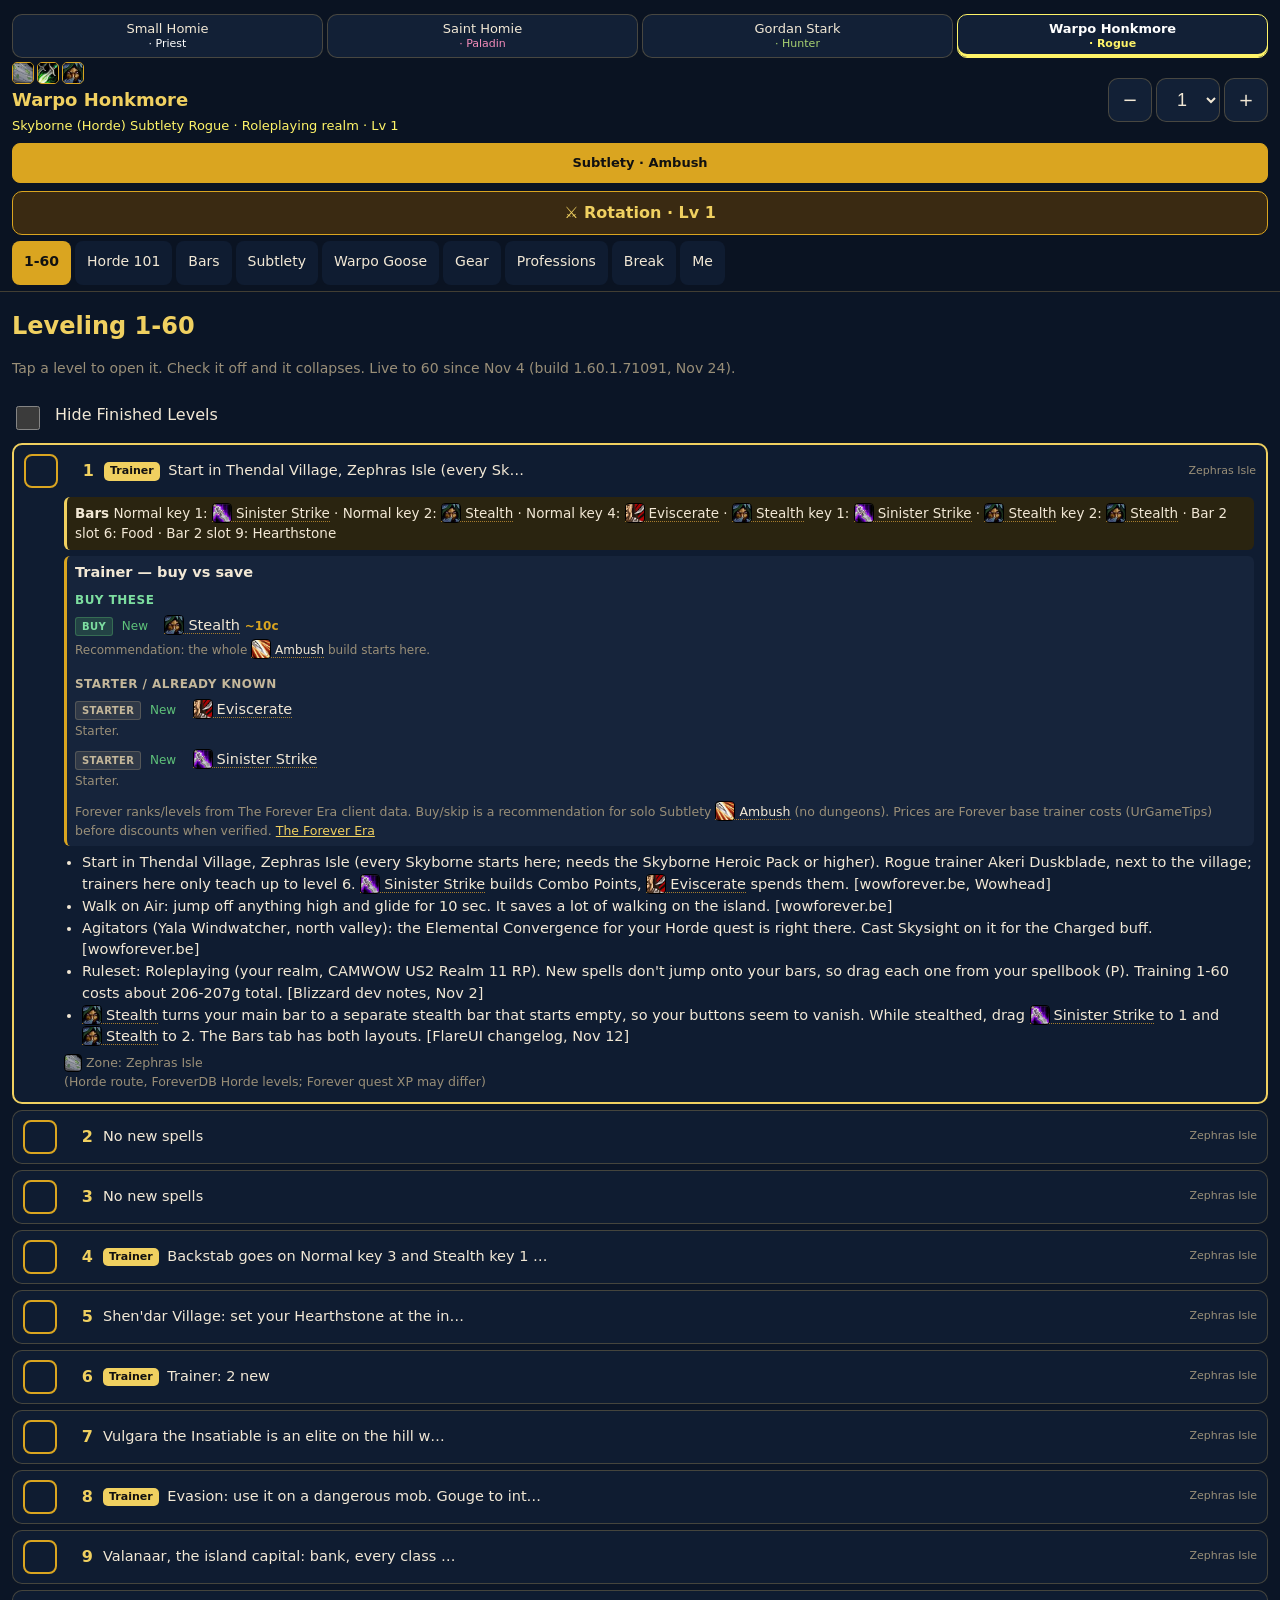
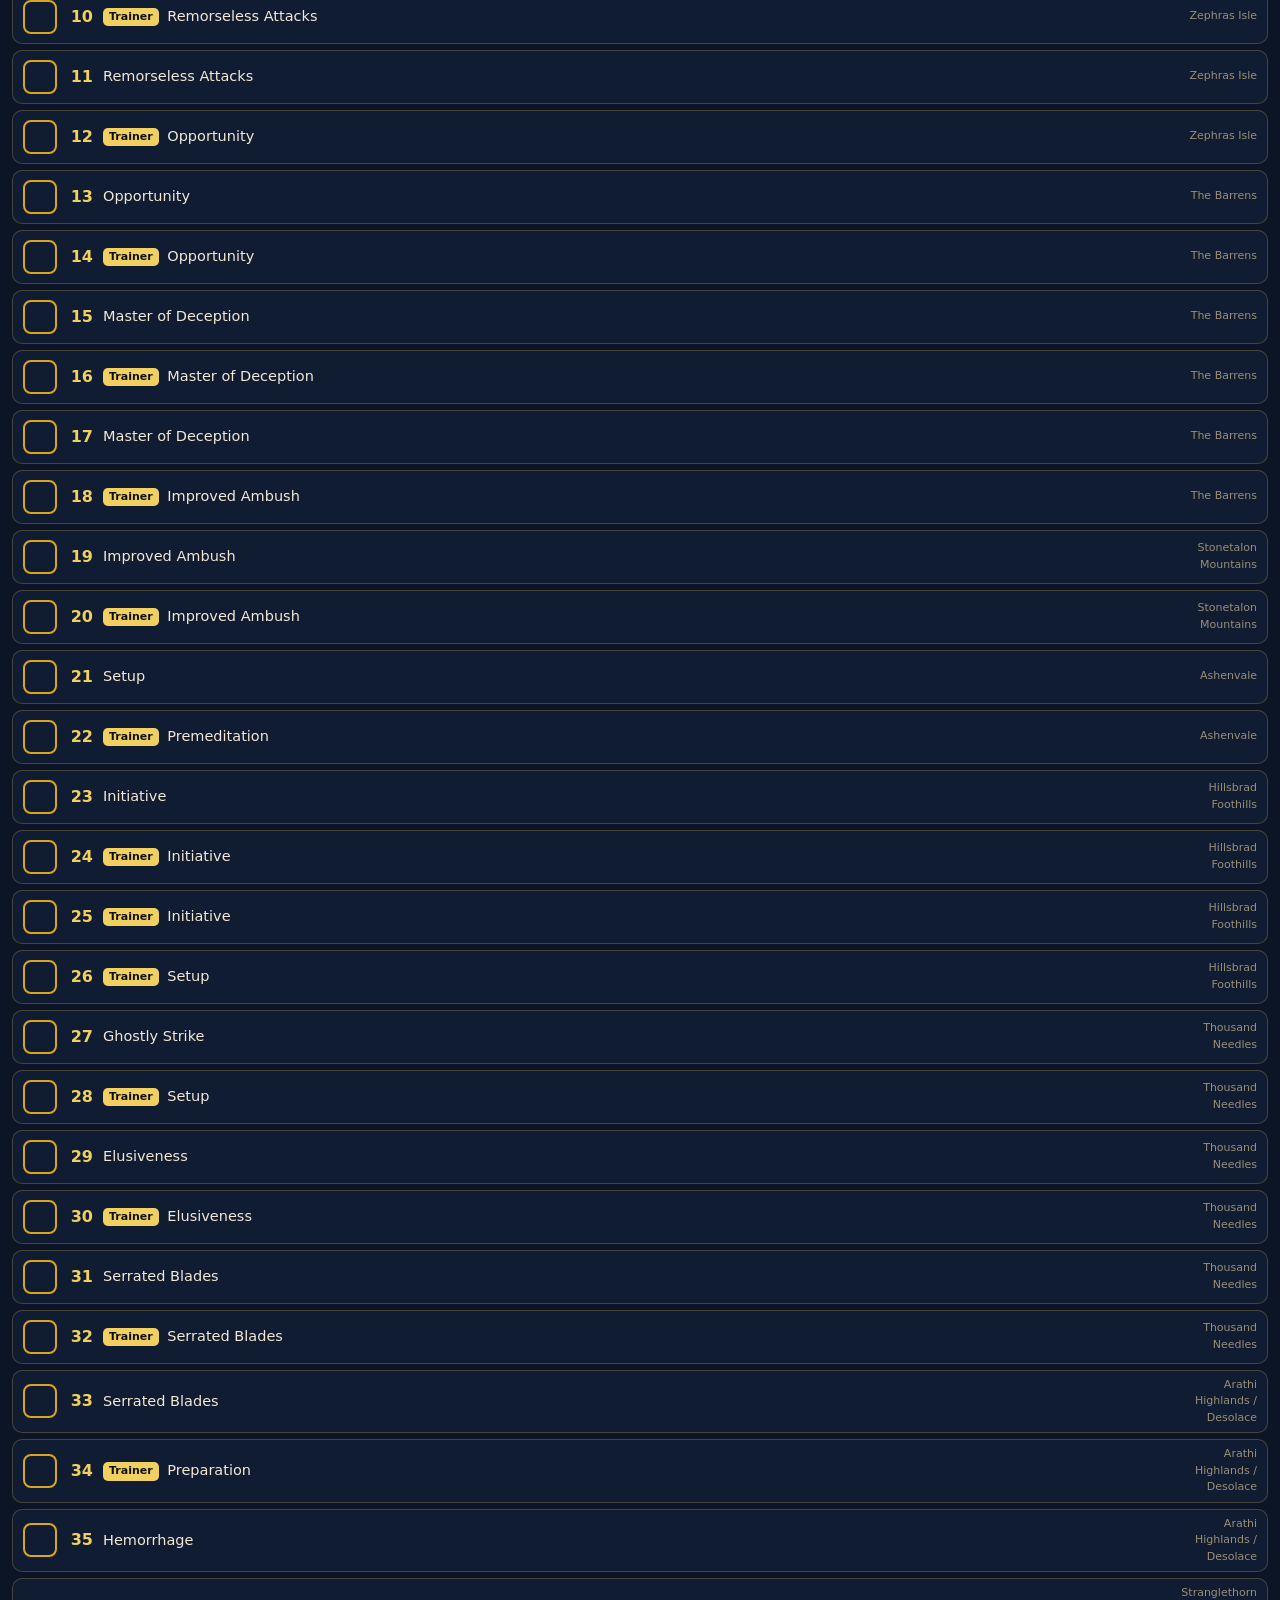
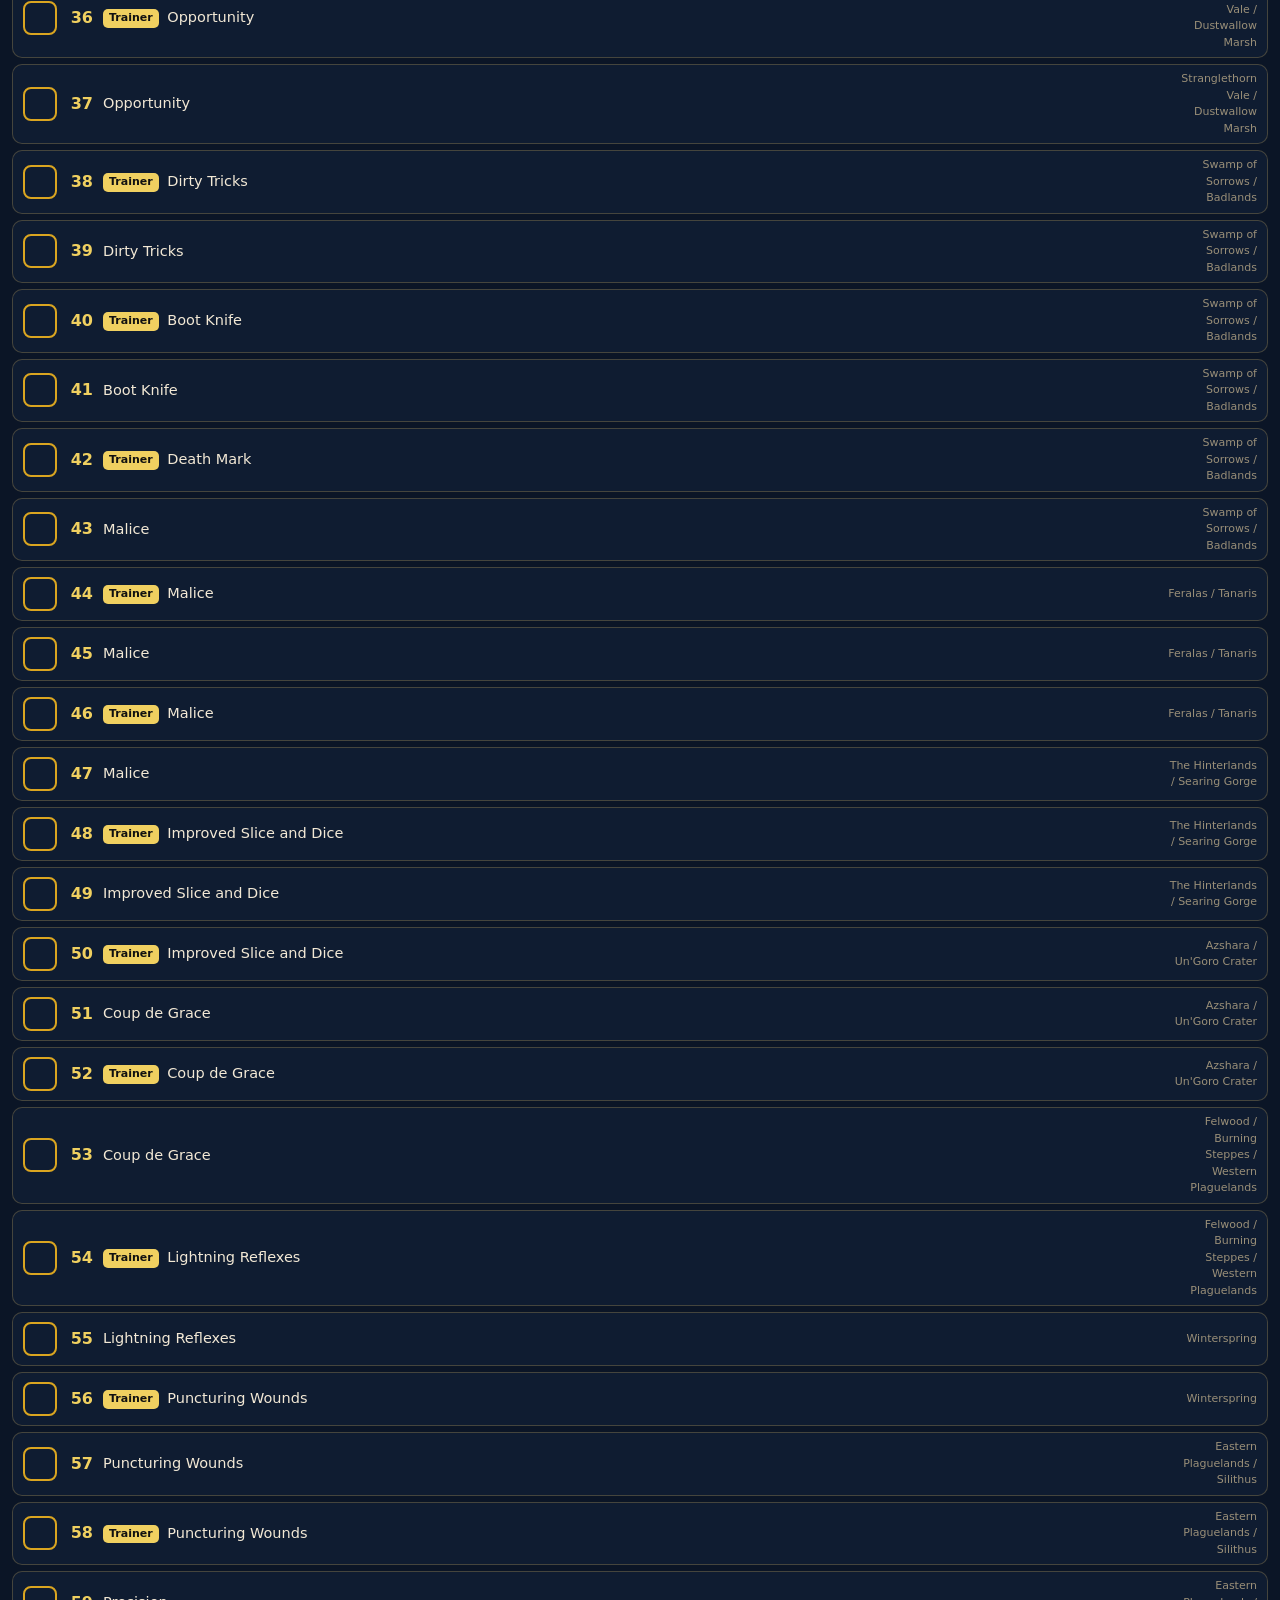
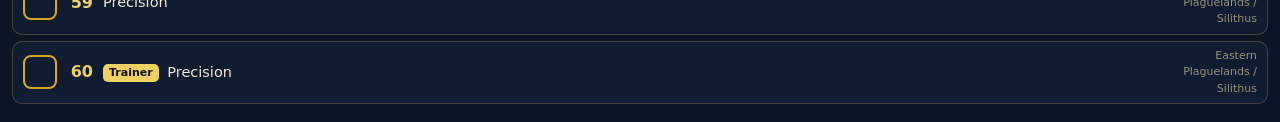
<file: rogue/index.html>
<!doctype html><html lang="en"><head><meta charset="utf-8">
<meta name="viewport" content="width=device-width,initial-scale=1,viewport-fit=cover">
<title>Warpo Honkmore · Subtlety Rogue</title>
<meta name="theme-color" content="#0b1526">
<meta name="apple-mobile-web-app-capable" content="yes"><meta name="mobile-web-app-capable" content="yes">
<meta name="apple-mobile-web-app-status-bar-style" content="black-translucent">
<meta name="apple-mobile-web-app-title" content="Warpo Honkmore">
<link rel="apple-touch-icon" href="icons/icon-180.png"><link rel="icon" href="icons/icon-192.png">
<link rel="manifest" href="../manifest.webmanifest"><link rel="stylesheet" href="style.css"><style>:root{--accent:#FFF468}</style>
<style>.chsw{display:flex;gap:4px;padding:6px 0 4px;overflow-x:auto}.chsw a{flex:1 1 0;min-width:0;text-align:center;padding:6px 4px;min-height:44px;line-height:1.25;border:1px solid var(--line);border-radius:10px;color:var(--ink);text-decoration:none;font-size:13px;background:var(--panel)}.chsw a small{display:block;font-size:11px;color:var(--c)}.chsw a.on{border-color:var(--c);box-shadow:inset 0 -3px 0 var(--c);color:#fff;font-weight:600}</style></head><body>
<header class="bar">
 <nav class="chsw" aria-label="Character"><a href="../priest/" style="--c:#FFFFFF" class="" onclick="localStorage.setItem('fg:last','priest')">Small Homie<small>· Priest</small></a><a href="../paladin/" style="--c:#F48CBA" class="" onclick="localStorage.setItem('fg:last','paladin')">Saint Homie<small>· Paladin</small></a><a href="../hunter/" style="--c:#AAD372" class="" onclick="localStorage.setItem('fg:last','hunter')">Gordan Stark<small>· Hunter</small></a><a href="../rogue/" style="--c:#FFF468" class="on" onclick="localStorage.setItem('fg:last','rogue')">Warpo Honkmore<small>· Rogue</small></a></nav>
 <div class="bar-top"><div class="who"><span class="crest"><img class="ci1" src="icons/spells/spell_nature_cyclone.jpg" alt="" loading="lazy"><img class="ci1" src="icons/spells/classicon_rogue.jpg" alt="" loading="lazy"><img class="ci1" src="icons/spells/ability_stealth.jpg" alt="" loading="lazy"></span><b>Warpo Honkmore</b><span>Skyborne (Horde) Subtlety Rogue · Roleplaying realm · Lv <span id="curLv">1</span></span></div>
  <div class="lvpick"><button id="lvDown" aria-label="Level down">−</button><select id="lvSel" aria-label="Current level"></select><button id="lvUp" aria-label="Level up">+</button></div></div>
 <div class="wpn" role="group" aria-label="Spec"><button data-w="amb">Subtlety · Ambush</button></div>
 <button id="rotBtn" class="rotbtn" aria-expanded="false">⚔ Rotation <span id="rotTag"></span></button>
 <div id="rot" class="rot" hidden></div>
 <nav class="tabs"><a href="#guide">1-60</a><a href="#horde">Horde 101</a><a href="#bars">Bars</a><a href="#sub">Subtlety</a><a href="#rp">Warpo Goose</a><a href="#gear">Gear</a><a href="#prof">Professions</a><a href="#back">Break</a><a href="#me">Me</a></nav>
</header>
<main>
<section id="t-guide" class="tab"><h2>Leveling 1-60</h2>
 <p class="note">Tap a level to open it. Check it off and it collapses. Live to 60 since Nov 4 (build 1.60.1.71091, Nov 24).</p>
 <label class="ci inline"><input type="checkbox" id="hideDone"> <span>Hide Finished Levels</span></label>
 <div class="row" data-lv="1" id="lv1">
 <div class="row-head"><button class="chk" aria-label="Mark level 1 done" data-k="lv1"></button>
  <span class="lv">1</span><span class="sum"><span class="tb">Trainer</span> Start in Thendal Village, Zephras Isle (every Sk…</span><span class="zone">Zephras Isle</span></div>
 <div class="row-body"><div class="barch"><b>Bars</b> Normal key 1: <a class="sp" href="https://theforeverera.com/en/spells/rogue/sinister-strike/" target="_blank" rel="noopener"><img class="ic" src="icons/spells/spell_shadow_ritualofsacrifice.jpg" alt="" loading="lazy">Sinister Strike</a> · Normal key 2: <a class="sp" href="https://theforeverera.com/en/spells/rogue/stealth/" target="_blank" rel="noopener"><img class="ic" src="icons/spells/ability_stealth.jpg" alt="" loading="lazy">Stealth</a> · Normal key 4: <a class="sp" href="https://theforeverera.com/en/spells/rogue/eviscerate/" target="_blank" rel="noopener"><img class="ic" src="icons/spells/ability_rogue_eviscerate.jpg" alt="" loading="lazy">Eviscerate</a> · <a class="sp" href="https://theforeverera.com/en/spells/rogue/stealth/" target="_blank" rel="noopener"><img class="ic" src="icons/spells/ability_stealth.jpg" alt="" loading="lazy">Stealth</a> key 1: <a class="sp" href="https://theforeverera.com/en/spells/rogue/sinister-strike/" target="_blank" rel="noopener"><img class="ic" src="icons/spells/spell_shadow_ritualofsacrifice.jpg" alt="" loading="lazy">Sinister Strike</a> · <a class="sp" href="https://theforeverera.com/en/spells/rogue/stealth/" target="_blank" rel="noopener"><img class="ic" src="icons/spells/ability_stealth.jpg" alt="" loading="lazy">Stealth</a> key 2: <a class="sp" href="https://theforeverera.com/en/spells/rogue/stealth/" target="_blank" rel="noopener"><img class="ic" src="icons/spells/ability_stealth.jpg" alt="" loading="lazy">Stealth</a> · Bar 2 slot 6: Food · Bar 2 slot 9: Hearthstone</div><div class="trn"><b>Trainer — buy vs save</b><p class="trn-h buy">Buy these</p><ul><li class="adv-buy"><span class="ab">Buy</span> <span class="k new">New</span> <a class="sp" href="https://theforeverera.com/en/spells/rogue/stealth/" target="_blank" rel="noopener"><img class="ic" src="icons/spells/ability_stealth.jpg" alt="" loading="lazy">Stealth</a> <span class="cost">~10c</span><div class="why">Recommendation: the whole <a class="sp" href="https://theforeverera.com/en/spells/rogue/ambush/" target="_blank" rel="noopener"><img class="ic" src="icons/spells/ability_rogue_ambush.jpg" alt="" loading="lazy">Ambush</a> build starts here.</div></li></ul><p class="trn-h start">Starter / already known</p><ul><li class="adv-start"><span class="ab">Starter</span> <span class="k new">New</span> <a class="sp" href="https://theforeverera.com/en/spells/rogue/eviscerate/" target="_blank" rel="noopener"><img class="ic" src="icons/spells/ability_rogue_eviscerate.jpg" alt="" loading="lazy">Eviscerate</a><div class="why">Starter.</div></li><li class="adv-start"><span class="ab">Starter</span> <span class="k new">New</span> <a class="sp" href="https://theforeverera.com/en/spells/rogue/sinister-strike/" target="_blank" rel="noopener"><img class="ic" src="icons/spells/spell_shadow_ritualofsacrifice.jpg" alt="" loading="lazy">Sinister Strike</a><div class="why">Starter.</div></li></ul><span class="src">Forever ranks/levels from The Forever Era client data. Buy/skip is a recommendation for solo Subtlety <a class="sp" href="https://theforeverera.com/en/spells/rogue/ambush/" target="_blank" rel="noopener"><img class="ic" src="icons/spells/ability_rogue_ambush.jpg" alt="" loading="lazy">Ambush</a> (no dungeons). Prices are Forever base trainer costs (UrGameTips) before discounts when verified. <a href="https://theforeverera.com/en/spells/rogue/levels/">The Forever Era</a></span></div><ul><li>Start in Thendal Village, Zephras Isle (every Skyborne starts here; needs the Skyborne Heroic Pack or higher). Rogue trainer Akeri Duskblade, next to the village; trainers here only teach up to level 6. <a class="sp" href="https://theforeverera.com/en/spells/rogue/sinister-strike/" target="_blank" rel="noopener"><img class="ic" src="icons/spells/spell_shadow_ritualofsacrifice.jpg" alt="" loading="lazy">Sinister Strike</a> builds Combo Points, <a class="sp" href="https://theforeverera.com/en/spells/rogue/eviscerate/" target="_blank" rel="noopener"><img class="ic" src="icons/spells/ability_rogue_eviscerate.jpg" alt="" loading="lazy">Eviscerate</a> spends them. [wowforever.be, Wowhead]</li><li>Walk on Air: jump off anything high and glide for 10 sec. It saves a lot of walking on the island. [wowforever.be]</li><li>Agitators (Yala Windwatcher, north valley): the Elemental Convergence for your Horde quest is right there. Cast Skysight on it for the Charged buff. [wowforever.be]</li><li>Ruleset: Roleplaying (your realm, CAMWOW US2 Realm 11 RP). New spells don&#x27;t jump onto your bars, so drag each one from your spellbook (P). Training 1-60 costs about 206-207g total. [Blizzard dev notes, Nov 2]</li><li><a class="sp" href="https://theforeverera.com/en/spells/rogue/stealth/" target="_blank" rel="noopener"><img class="ic" src="icons/spells/ability_stealth.jpg" alt="" loading="lazy">Stealth</a> turns your main bar to a separate stealth bar that starts empty, so your buttons seem to vanish. While stealthed, drag <a class="sp" href="https://theforeverera.com/en/spells/rogue/sinister-strike/" target="_blank" rel="noopener"><img class="ic" src="icons/spells/spell_shadow_ritualofsacrifice.jpg" alt="" loading="lazy">Sinister Strike</a> to 1 and <a class="sp" href="https://theforeverera.com/en/spells/rogue/stealth/" target="_blank" rel="noopener"><img class="ic" src="icons/spells/ability_stealth.jpg" alt="" loading="lazy">Stealth</a> to 2. The Bars tab has both layouts. [FlareUI changelog, Nov 12]</li></ul><div class="zline"><img class="ic zi" src="icons/spells/spell_nature_cyclone.jpg" alt="" loading="lazy">Zone: Zephras Isle <span class="src">(Horde route, ForeverDB Horde levels; Forever quest XP may differ)</span></div></div>
</div><div class="row" data-lv="2" id="lv2">
 <div class="row-head"><button class="chk" aria-label="Mark level 2 done" data-k="lv2"></button>
  <span class="lv">2</span><span class="sum">No new spells</span><span class="zone">Zephras Isle</span></div>
 <div class="row-body"><ul></ul><div class="zline"><img class="ic zi" src="icons/spells/spell_nature_cyclone.jpg" alt="" loading="lazy">Zone: Zephras Isle <span class="src">(Horde route, ForeverDB Horde levels; Forever quest XP may differ)</span></div></div>
</div><div class="row" data-lv="3" id="lv3">
 <div class="row-head"><button class="chk" aria-label="Mark level 3 done" data-k="lv3"></button>
  <span class="lv">3</span><span class="sum">No new spells</span><span class="zone">Zephras Isle</span></div>
 <div class="row-body"><ul></ul><div class="zline"><img class="ic zi" src="icons/spells/spell_nature_cyclone.jpg" alt="" loading="lazy">Zone: Zephras Isle <span class="src">(Horde route, ForeverDB Horde levels; Forever quest XP may differ)</span></div></div>
</div><div class="row" data-lv="4" id="lv4">
 <div class="row-head"><button class="chk" aria-label="Mark level 4 done" data-k="lv4"></button>
  <span class="lv">4</span><span class="sum"><span class="tb">Trainer</span> Backstab goes on Normal key 3 and Stealth key 1 …</span><span class="zone">Zephras Isle</span></div>
 <div class="row-body"><div class="barch"><b>Bars</b> Normal key 3: <a class="sp" href="https://theforeverera.com/en/spells/rogue/backstab/" target="_blank" rel="noopener"><img class="ic" src="icons/spells/ability_backstab.jpg" alt="" loading="lazy">Backstab</a> · <a class="sp" href="https://theforeverera.com/en/spells/rogue/stealth/" target="_blank" rel="noopener"><img class="ic" src="icons/spells/ability_stealth.jpg" alt="" loading="lazy">Stealth</a> key 1: <a class="sp" href="https://theforeverera.com/en/spells/rogue/backstab/" target="_blank" rel="noopener"><img class="ic" src="icons/spells/ability_backstab.jpg" alt="" loading="lazy">Backstab</a> · <a class="sp" href="https://theforeverera.com/en/spells/rogue/stealth/" target="_blank" rel="noopener"><img class="ic" src="icons/spells/ability_stealth.jpg" alt="" loading="lazy">Stealth</a> key 6: <a class="sp" href="https://theforeverera.com/en/spells/rogue/pick-pocket/" target="_blank" rel="noopener"><img class="ic" src="icons/spells/inv_misc_bag_11.jpg" alt="" loading="lazy">Pick Pocket</a></div><div class="trn"><b>Trainer — buy vs save</b><p class="trn-h buy">Buy these</p><ul><li class="adv-buy"><span class="ab">Buy</span> <span class="k new">New</span> <a class="sp" href="https://theforeverera.com/en/spells/rogue/backstab/" target="_blank" rel="noopener"><img class="ic" src="icons/spells/ability_backstab.jpg" alt="" loading="lazy">Backstab</a> <span class="cost">~1s</span><div class="why">Recommendation: dagger opener before <a class="sp" href="https://theforeverera.com/en/spells/rogue/ambush/" target="_blank" rel="noopener"><img class="ic" src="icons/spells/ability_rogue_ambush.jpg" alt="" loading="lazy">Ambush</a> at 18.</div></li></ul><p class="trn-h skip">Skip or delay — save gold</p><ul><li class="adv-skip"><span class="ab">Skip / save</span> <span class="k new">New</span> <a class="sp" href="https://theforeverera.com/en/spells/rogue/pick-pocket/" target="_blank" rel="noopener"><img class="ic" src="icons/spells/inv_misc_bag_11.jpg" alt="" loading="lazy">Pick Pocket</a> <span class="cost">~1s</span><div class="why">Recommendation: pocket change; delay.</div></li></ul><span class="src">Forever ranks/levels from The Forever Era client data. Buy/skip is a recommendation for solo Subtlety <a class="sp" href="https://theforeverera.com/en/spells/rogue/ambush/" target="_blank" rel="noopener"><img class="ic" src="icons/spells/ability_rogue_ambush.jpg" alt="" loading="lazy">Ambush</a> (no dungeons). Prices are Forever base trainer costs (UrGameTips) before discounts when verified. <a href="https://theforeverera.com/en/spells/rogue/levels/">The Forever Era</a></span></div><ul><li><a class="sp" href="https://theforeverera.com/en/spells/rogue/backstab/" target="_blank" rel="noopener"><img class="ic" src="icons/spells/ability_backstab.jpg" alt="" loading="lazy">Backstab</a> goes on Normal key 3 and <a class="sp" href="https://theforeverera.com/en/spells/rogue/stealth/" target="_blank" rel="noopener"><img class="ic" src="icons/spells/ability_stealth.jpg" alt="" loading="lazy">Stealth</a> key 1 (your opener key). <a class="sp" href="https://theforeverera.com/en/spells/rogue/pick-pocket/" target="_blank" rel="noopener"><img class="ic" src="icons/spells/inv_misc_bag_11.jpg" alt="" loading="lazy">Pick Pocket</a> on <a class="sp" href="https://theforeverera.com/en/spells/rogue/stealth/" target="_blank" rel="noopener"><img class="ic" src="icons/spells/ability_stealth.jpg" alt="" loading="lazy">Stealth</a> key 6 when you buy it.</li><li><a class="sp" href="https://theforeverera.com/en/spells/rogue/backstab/" target="_blank" rel="noopener"><img class="ic" src="icons/spells/ability_backstab.jpg" alt="" loading="lazy">Backstab</a>: with a dagger, open from <a class="sp" href="https://theforeverera.com/en/spells/rogue/stealth/" target="_blank" rel="noopener"><img class="ic" src="icons/spells/ability_stealth.jpg" alt="" loading="lazy">Stealth</a> with <a class="sp" href="https://theforeverera.com/en/spells/rogue/backstab/" target="_blank" rel="noopener"><img class="ic" src="icons/spells/ability_backstab.jpg" alt="" loading="lazy">Backstab</a>. At these levels don&#x27;t open from <a class="sp" href="https://theforeverera.com/en/spells/rogue/stealth/" target="_blank" rel="noopener"><img class="ic" src="icons/spells/ability_stealth.jpg" alt="" loading="lazy">Stealth</a> on every mob; save it for strong ones and just walk up to the rest. [wowforever.be]</li></ul><div class="zline"><img class="ic zi" src="icons/spells/spell_nature_cyclone.jpg" alt="" loading="lazy">Zone: Zephras Isle <span class="src">(Horde route, ForeverDB Horde levels; Forever quest XP may differ)</span></div></div>
</div><div class="row" data-lv="5" id="lv5">
 <div class="row-head"><button class="chk" aria-label="Mark level 5 done" data-k="lv5"></button>
  <span class="lv">5</span><span class="sum">Shen&#x27;dar Village: set your Hearthstone at the in…</span><span class="zone">Zephras Isle</span></div>
 <div class="row-body"><div class="barch"><b>Bars</b> Bar 2 slot 7: Bandages</div><ul><li>Shen&#x27;dar Village: set your Hearthstone at the inn. Rogue trainer Miriaan Mistblade. Train Mining (Messana Crestwind; Wowhead says the island&#x27;s gathering trainers teach all the way to 300), Cooking and First Aid here. No Engineering trainer yet. [wowforever.be, Wowhead]</li><li>Horde Elder: Illaya Amberwind gives The Windshapers, then Meddlesome Mages. Grab The Problem With Prideclaws too: it rewards a Simple Leather Satchel, a free early bag. [wowforever.be, Wowhead]</li></ul><div class="zline"><img class="ic zi" src="icons/spells/spell_nature_cyclone.jpg" alt="" loading="lazy">Zone: Zephras Isle <span class="src">(Horde route, ForeverDB Horde levels; Forever quest XP may differ)</span></div></div>
</div><div class="row" data-lv="6" id="lv6">
 <div class="row-head"><button class="chk" aria-label="Mark level 6 done" data-k="lv6"></button>
  <span class="lv">6</span><span class="sum"><span class="tb">Trainer</span> Trainer: 2 new</span><span class="zone">Zephras Isle</span></div>
 <div class="row-body"><div class="barch"><b>Bars</b> Normal key 6: <a class="sp" href="https://theforeverera.com/en/spells/rogue/gouge/" target="_blank" rel="noopener"><img class="ic" src="icons/spells/ability_gouge.jpg" alt="" loading="lazy">Gouge</a></div><div class="trn"><b>Trainer — buy vs save</b><p class="trn-h buy">Buy these</p><ul><li class="adv-buy"><span class="ab">Buy</span> <span class="k new">New</span> <a class="sp" href="https://theforeverera.com/en/spells/rogue/gouge/" target="_blank" rel="noopener"><img class="ic" src="icons/spells/ability_gouge.jpg" alt="" loading="lazy">Gouge</a> <span class="cost">~1s</span><div class="why">Recommendation: interrupt or get away; also <a class="sp" href="https://theforeverera.com/en/spells/rogue/gouge/" target="_blank" rel="noopener"><img class="ic" src="icons/spells/ability_gouge.jpg" alt="" loading="lazy">Gouge</a>, <a class="sp" href="https://theforeverera.com/en/spells/rogue/vanish/" target="_blank" rel="noopener"><img class="ic" src="icons/spells/ability_vanish.jpg" alt="" loading="lazy">Vanish</a>, <a class="sp" href="https://theforeverera.com/en/spells/rogue/ambush/" target="_blank" rel="noopener"><img class="ic" src="icons/spells/ability_rogue_ambush.jpg" alt="" loading="lazy">Ambush</a>.</div></li><li class="adv-buy"><span class="ab">Buy</span> <span class="k ">R2</span> <a class="sp" href="https://theforeverera.com/en/spells/rogue/sinister-strike/" target="_blank" rel="noopener"><img class="ic" src="icons/spells/spell_shadow_ritualofsacrifice.jpg" alt="" loading="lazy">Sinister Strike</a> <span class="cost">~1s</span><div class="why">Recommendation: your Combo Point builder in this build (wowforever.be).</div></li></ul><span class="src">Forever ranks/levels from The Forever Era client data. Buy/skip is a recommendation for solo Subtlety <a class="sp" href="https://theforeverera.com/en/spells/rogue/ambush/" target="_blank" rel="noopener"><img class="ic" src="icons/spells/ability_rogue_ambush.jpg" alt="" loading="lazy">Ambush</a> (no dungeons). Prices are Forever base trainer costs (UrGameTips) before discounts when verified. <a href="https://theforeverera.com/en/spells/rogue/levels/">The Forever Era</a></span></div><ul></ul><div class="zline"><img class="ic zi" src="icons/spells/spell_nature_cyclone.jpg" alt="" loading="lazy">Zone: Zephras Isle <span class="src">(Horde route, ForeverDB Horde levels; Forever quest XP may differ)</span></div></div>
</div><div class="row" data-lv="7" id="lv7">
 <div class="row-head"><button class="chk" aria-label="Mark level 7 done" data-k="lv7"></button>
  <span class="lv">7</span><span class="sum">Vulgara the Insatiable is an elite on the hill w…</span><span class="zone">Zephras Isle</span></div>
 <div class="row-body"><ul><li>Vulgara the Insatiable is an elite on the hill west of Shen&#x27;dar; most classes solo her at about 7. Go around from the north. [wowforever.be]</li></ul><div class="zline"><img class="ic zi" src="icons/spells/spell_nature_cyclone.jpg" alt="" loading="lazy">Zone: Zephras Isle <span class="src">(Horde route, ForeverDB Horde levels; Forever quest XP may differ)</span></div></div>
</div><div class="row" data-lv="8" id="lv8">
 <div class="row-head"><button class="chk" aria-label="Mark level 8 done" data-k="lv8"></button>
  <span class="lv">8</span><span class="sum"><span class="tb">Trainer</span> Evasion: use it on a dangerous mob. Gouge to int…</span><span class="zone">Zephras Isle</span></div>
 <div class="row-body"><div class="barch"><b>Bars</b> Normal key 8: <a class="sp" href="https://theforeverera.com/en/spells/rogue/evasion/" target="_blank" rel="noopener"><img class="ic" src="icons/spells/spell_shadow_shadowward.jpg" alt="" loading="lazy">Evasion</a></div><div class="trn"><b>Trainer — buy vs save</b><p class="trn-h buy">Buy these</p><ul><li class="adv-buy"><span class="ab">Buy</span> <span class="k new">New</span> <a class="sp" href="https://theforeverera.com/en/spells/rogue/evasion/" target="_blank" rel="noopener"><img class="ic" src="icons/spells/spell_shadow_shadowward.jpg" alt="" loading="lazy">Evasion</a> <span class="cost">~2s</span><div class="why">Recommendation: use against a dangerous mob.</div></li><li class="adv-buy"><span class="ab">Buy</span> <span class="k ">R2</span> <a class="sp" href="https://theforeverera.com/en/spells/rogue/eviscerate/" target="_blank" rel="noopener"><img class="ic" src="icons/spells/ability_rogue_eviscerate.jpg" alt="" loading="lazy">Eviscerate</a> <span class="cost">~2s</span><div class="why">Recommendation: your finisher; keep ranks current.</div></li></ul><span class="src">Forever ranks/levels from The Forever Era client data. Buy/skip is a recommendation for solo Subtlety <a class="sp" href="https://theforeverera.com/en/spells/rogue/ambush/" target="_blank" rel="noopener"><img class="ic" src="icons/spells/ability_rogue_ambush.jpg" alt="" loading="lazy">Ambush</a> (no dungeons). Prices are Forever base trainer costs (UrGameTips) before discounts when verified. <a href="https://theforeverera.com/en/spells/rogue/levels/">The Forever Era</a></span></div><ul><li><a class="sp" href="https://theforeverera.com/en/spells/rogue/evasion/" target="_blank" rel="noopener"><img class="ic" src="icons/spells/spell_shadow_shadowward.jpg" alt="" loading="lazy">Evasion</a>: use it on a dangerous mob. <a class="sp" href="https://theforeverera.com/en/spells/rogue/gouge/" target="_blank" rel="noopener"><img class="ic" src="icons/spells/ability_gouge.jpg" alt="" loading="lazy">Gouge</a> to interrupt a cast or get away. [wowforever.be]</li></ul><div class="zline"><img class="ic zi" src="icons/spells/spell_nature_cyclone.jpg" alt="" loading="lazy">Zone: Zephras Isle <span class="src">(Horde route, ForeverDB Horde levels; Forever quest XP may differ)</span></div></div>
</div><div class="row" data-lv="9" id="lv9">
 <div class="row-head"><button class="chk" aria-label="Mark level 9 done" data-k="lv9"></button>
  <span class="lv">9</span><span class="sum">Valanaar, the island capital: bank, every class …</span><span class="zone">Zephras Isle</span></div>
 <div class="row-body"><ul><li>Valanaar, the island capital: bank, every class trainer and every profession trainer except Engineering. Rogue trainer Eltheen Nightbreeze. [wowforever.be, Wowhead]</li></ul><div class="zline"><img class="ic zi" src="icons/spells/spell_nature_cyclone.jpg" alt="" loading="lazy">Zone: Zephras Isle <span class="src">(Horde route, ForeverDB Horde levels; Forever quest XP may differ)</span></div></div>
</div><div class="row" data-lv="10" id="lv10">
 <div class="row-head"><button class="chk" aria-label="Mark level 10 done" data-k="lv10"></button>
  <span class="lv">10</span><span class="sum"><span class="tb">Trainer</span> Remorseless Attacks</span><span class="zone">Zephras Isle</span></div>
 <div class="row-body"><div class="barch"><b>Bars</b> Normal key 5: <a class="sp" href="https://theforeverera.com/en/spells/rogue/slice-and-dice/" target="_blank" rel="noopener"><img class="ic" src="icons/spells/ability_rogue_slicedice.jpg" alt="" loading="lazy">Slice and Dice</a> · Normal key 9: <a class="sp" href="https://theforeverera.com/en/spells/rogue/sprint/" target="_blank" rel="noopener"><img class="ic" src="icons/spells/ability_rogue_sprint.jpg" alt="" loading="lazy">Sprint</a> · <a class="sp" href="https://theforeverera.com/en/spells/rogue/stealth/" target="_blank" rel="noopener"><img class="ic" src="icons/spells/ability_stealth.jpg" alt="" loading="lazy">Stealth</a> key 3: <a class="sp" href="https://theforeverera.com/en/spells/rogue/sap/" target="_blank" rel="noopener"><img class="ic" src="icons/spells/ability_sap.jpg" alt="" loading="lazy">Sap</a> · <a class="sp" href="https://theforeverera.com/en/spells/rogue/stealth/" target="_blank" rel="noopener"><img class="ic" src="icons/spells/ability_stealth.jpg" alt="" loading="lazy">Stealth</a> key 9: <a class="sp" href="https://theforeverera.com/en/spells/rogue/sprint/" target="_blank" rel="noopener"><img class="ic" src="icons/spells/ability_rogue_sprint.jpg" alt="" loading="lazy">Sprint</a></div><div class="trn"><b>Trainer — buy vs save</b><p class="trn-h buy">Buy these</p><ul><li class="adv-buy"><span class="ab">Buy</span> <span class="k new">New</span> <a class="sp" href="https://theforeverera.com/en/spells/rogue/sap/" target="_blank" rel="noopener"><img class="ic" src="icons/spells/ability_sap.jpg" alt="" loading="lazy">Sap</a> <span class="cost">~3s</span><div class="why">Recommendation: takes one mob out of a pull; no longer breaks <a class="sp" href="https://theforeverera.com/en/spells/rogue/stealth/" target="_blank" rel="noopener"><img class="ic" src="icons/spells/ability_stealth.jpg" alt="" loading="lazy">Stealth</a> in Forever.</div></li><li class="adv-buy"><span class="ab">Buy</span> <span class="k new">New</span> <a class="sp" href="https://theforeverera.com/en/spells/rogue/slice-and-dice/" target="_blank" rel="noopener"><img class="ic" src="icons/spells/ability_rogue_slicedice.jpg" alt="" loading="lazy">Slice and Dice</a> <span class="cost">~3s</span><div class="why">Recommendation: spend on high-health mobs instead of <a class="sp" href="https://theforeverera.com/en/spells/rogue/eviscerate/" target="_blank" rel="noopener"><img class="ic" src="icons/spells/ability_rogue_eviscerate.jpg" alt="" loading="lazy">Eviscerate</a>.</div></li><li class="adv-buy"><span class="ab">Buy</span> <span class="k new">New</span> <a class="sp" href="https://theforeverera.com/en/spells/rogue/sprint/" target="_blank" rel="noopener"><img class="ic" src="icons/spells/ability_rogue_sprint.jpg" alt="" loading="lazy">Sprint</a> <span class="cost">~3s</span><div class="why">Recommendation: escape and travel.</div></li></ul><span class="src">Forever ranks/levels from The Forever Era client data. Buy/skip is a recommendation for solo Subtlety <a class="sp" href="https://theforeverera.com/en/spells/rogue/ambush/" target="_blank" rel="noopener"><img class="ic" src="icons/spells/ability_rogue_ambush.jpg" alt="" loading="lazy">Ambush</a> (no dungeons). Prices are Forever base trainer costs (UrGameTips) before discounts when verified. <a href="https://theforeverera.com/en/spells/rogue/levels/">The Forever Era</a></span></div><div class="tal"><b>Remorseless Attacks</b> <span class="rank">1/2</span><div class="eff">Assassination · after a kill, +40% crit on your next <a class="sp" href="https://theforeverera.com/en/spells/rogue/sinister-strike/" target="_blank" rel="noopener"><img class="ic" src="icons/spells/spell_shadow_ritualofsacrifice.jpg" alt="" loading="lazy">Sinister Strike</a>, <a class="sp" href="https://theforeverera.com/en/spells/rogue/backstab/" target="_blank" rel="noopener"><img class="ic" src="icons/spells/ability_backstab.jpg" alt="" loading="lazy">Backstab</a>, <a class="sp" href="https://theforeverera.com/en/spells/rogue/ambush/" target="_blank" rel="noopener"><img class="ic" src="icons/spells/ability_rogue_ambush.jpg" alt="" loading="lazy">Ambush</a> or <a class="sp" href="https://theforeverera.com/en/spells/rogue/ghostly-strike/" target="_blank" rel="noopener"><img class="ic" src="icons/spells/spell_shadow_curse.jpg" alt="" loading="lazy">Ghostly Strike</a></div><span class="src">1-30 <a class="sp" href="https://theforeverera.com/en/spells/rogue/ambush/" target="_blank" rel="noopener"><img class="ic" src="icons/spells/ability_rogue_ambush.jpg" alt="" loading="lazy">Ambush</a> path on this page; 31-60 suggested toward the published 10/10/31</span></div><ul><li>Talents open. <a class="sp" href="https://theforeverera.com/en/spells/rogue/sap/" target="_blank" rel="noopener"><img class="ic" src="icons/spells/ability_sap.jpg" alt="" loading="lazy">Sap</a>, <a class="sp" href="https://theforeverera.com/en/spells/rogue/slice-and-dice/" target="_blank" rel="noopener"><img class="ic" src="icons/spells/ability_rogue_slicedice.jpg" alt="" loading="lazy">Slice and Dice</a>, <a class="sp" href="https://theforeverera.com/en/spells/rogue/sprint/" target="_blank" rel="noopener"><img class="ic" src="icons/spells/ability_rogue_sprint.jpg" alt="" loading="lazy">Sprint</a> and Dual Wield. Stay on the island and keep clearing it. [wowforever.be]</li></ul><div class="zline"><img class="ic zi" src="icons/spells/spell_nature_cyclone.jpg" alt="" loading="lazy">Zone: Zephras Isle <span class="src">(Horde route, ForeverDB Horde levels; Forever quest XP may differ)</span></div></div>
</div><div class="row" data-lv="11" id="lv11">
 <div class="row-head"><button class="chk" aria-label="Mark level 11 done" data-k="lv11"></button>
  <span class="lv">11</span><span class="sum">Remorseless Attacks</span><span class="zone">Zephras Isle</span></div>
 <div class="row-body"><div class="tal"><b>Remorseless Attacks</b> <span class="rank">2/2</span><div class="eff">Assassination · after a kill, +40% crit on your next <a class="sp" href="https://theforeverera.com/en/spells/rogue/sinister-strike/" target="_blank" rel="noopener"><img class="ic" src="icons/spells/spell_shadow_ritualofsacrifice.jpg" alt="" loading="lazy">Sinister Strike</a>, <a class="sp" href="https://theforeverera.com/en/spells/rogue/backstab/" target="_blank" rel="noopener"><img class="ic" src="icons/spells/ability_backstab.jpg" alt="" loading="lazy">Backstab</a>, <a class="sp" href="https://theforeverera.com/en/spells/rogue/ambush/" target="_blank" rel="noopener"><img class="ic" src="icons/spells/ability_rogue_ambush.jpg" alt="" loading="lazy">Ambush</a> or <a class="sp" href="https://theforeverera.com/en/spells/rogue/ghostly-strike/" target="_blank" rel="noopener"><img class="ic" src="icons/spells/spell_shadow_curse.jpg" alt="" loading="lazy">Ghostly Strike</a></div><span class="src">1-30 <a class="sp" href="https://theforeverera.com/en/spells/rogue/ambush/" target="_blank" rel="noopener"><img class="ic" src="icons/spells/ability_rogue_ambush.jpg" alt="" loading="lazy">Ambush</a> path on this page; 31-60 suggested toward the published 10/10/31</span></div><ul><li>Shadowgale Forest: the Strange Hermit (a gnome tinker who fell through a rift) is the island&#x27;s only Engineering trainer. Learn Engineering here and turn the ore and stone you&#x27;ve been saving into parts. [wowforever.be, Wowhead]</li></ul><div class="zline"><img class="ic zi" src="icons/spells/spell_nature_cyclone.jpg" alt="" loading="lazy">Zone: Zephras Isle <span class="src">(Horde route, ForeverDB Horde levels; Forever quest XP may differ)</span></div></div>
</div><div class="row" data-lv="12" id="lv12">
 <div class="row-head"><button class="chk" aria-label="Mark level 12 done" data-k="lv12"></button>
  <span class="lv">12</span><span class="sum"><span class="tb">Trainer</span> Opportunity</span><span class="zone">Zephras Isle</span></div>
 <div class="row-body"><div class="barch"><b>Bars</b> Normal key 7: <a class="sp" href="https://theforeverera.com/en/spells/rogue/kick/" target="_blank" rel="noopener"><img class="ic" src="icons/spells/ability_kick.jpg" alt="" loading="lazy">Kick</a></div><div class="trn"><b>Trainer — buy vs save</b><p class="trn-h buy">Buy these</p><ul><li class="adv-buy"><span class="ab">Buy</span> <span class="k new">New</span> <a class="sp" href="https://theforeverera.com/en/spells/rogue/kick/" target="_blank" rel="noopener"><img class="ic" src="icons/spells/ability_kick.jpg" alt="" loading="lazy">Kick</a> <span class="cost">~8s</span><div class="why">Recommendation: interrupt casters.</div></li></ul><p class="trn-h skip">Skip or delay — save gold</p><ul><li class="adv-skip"><span class="ab">Skip / save</span> <span class="k ">R2</span> <a class="sp" href="https://theforeverera.com/en/spells/rogue/backstab/" target="_blank" rel="noopener"><img class="ic" src="icons/spells/ability_backstab.jpg" alt="" loading="lazy">Backstab</a> <span class="cost">~8s</span><div class="why">Recommendation: the level-30 build builds with <a class="sp" href="https://theforeverera.com/en/spells/rogue/sinister-strike/" target="_blank" rel="noopener"><img class="ic" src="icons/spells/spell_shadow_ritualofsacrifice.jpg" alt="" loading="lazy">Sinister Strike</a>.</div></li></ul><span class="src">Forever ranks/levels from The Forever Era client data. Buy/skip is a recommendation for solo Subtlety <a class="sp" href="https://theforeverera.com/en/spells/rogue/ambush/" target="_blank" rel="noopener"><img class="ic" src="icons/spells/ability_rogue_ambush.jpg" alt="" loading="lazy">Ambush</a> (no dungeons). Prices are Forever base trainer costs (UrGameTips) before discounts when verified. <a href="https://theforeverera.com/en/spells/rogue/levels/">The Forever Era</a></span></div><div class="tal"><b>Opportunity</b> <span class="rank">1/5</span><div class="eff">Subtlety · +12% <a class="sp" href="https://theforeverera.com/en/spells/rogue/backstab/" target="_blank" rel="noopener"><img class="ic" src="icons/spells/ability_backstab.jpg" alt="" loading="lazy">Backstab</a>, <a class="sp" href="https://theforeverera.com/en/spells/rogue/garrote/" target="_blank" rel="noopener"><img class="ic" src="icons/spells/ability_rogue_garrote.jpg" alt="" loading="lazy">Garrote</a> and <a class="sp" href="https://theforeverera.com/en/spells/rogue/ambush/" target="_blank" rel="noopener"><img class="ic" src="icons/spells/ability_rogue_ambush.jpg" alt="" loading="lazy">Ambush</a> damage at 3/5</div><span class="src">1-30 <a class="sp" href="https://theforeverera.com/en/spells/rogue/ambush/" target="_blank" rel="noopener"><img class="ic" src="icons/spells/ability_rogue_ambush.jpg" alt="" loading="lazy">Ambush</a> path on this page; 31-60 suggested toward the published 10/10/31</span></div><ul><li>Island finale: The Inner Sanctum and Confront Lorthuna (level 12). Hand in with Ayessa Dawnsinger, the Windshaper leader. [wowforever.be]</li><li>Leave from Valanaar&#x27;s western dock: the skyship lands at Skywatcher Plateau, just north of Thunder Bluff in Mulgore. See the Horde 101 tab for the cities. [Wowhead, Warcraft Wiki]</li><li>Leaving starts a capital tour: Exploring the Horde, from Nazgrel in Grommash Hold, Orgrimmar. It sends you to Vol&#x27;jin, Cairne Bloodhoof and Sylvanas, which is a free tour of all three cities. [classicwowforever.com]</li></ul><div class="zline"><img class="ic zi" src="icons/spells/spell_nature_cyclone.jpg" alt="" loading="lazy">Zone: Zephras Isle <span class="src">(Horde route, ForeverDB Horde levels; Forever quest XP may differ)</span></div></div>
</div><div class="row" data-lv="13" id="lv13">
 <div class="row-head"><button class="chk" aria-label="Mark level 13 done" data-k="lv13"></button>
  <span class="lv">13</span><span class="sum">Opportunity</span><span class="zone">The Barrens</span></div>
 <div class="row-body"><div class="tal"><b>Opportunity</b> <span class="rank">2/5</span><div class="eff">Subtlety · +12% <a class="sp" href="https://theforeverera.com/en/spells/rogue/backstab/" target="_blank" rel="noopener"><img class="ic" src="icons/spells/ability_backstab.jpg" alt="" loading="lazy">Backstab</a>, <a class="sp" href="https://theforeverera.com/en/spells/rogue/garrote/" target="_blank" rel="noopener"><img class="ic" src="icons/spells/ability_rogue_garrote.jpg" alt="" loading="lazy">Garrote</a> and <a class="sp" href="https://theforeverera.com/en/spells/rogue/ambush/" target="_blank" rel="noopener"><img class="ic" src="icons/spells/ability_rogue_ambush.jpg" alt="" loading="lazy">Ambush</a> damage at 3/5</div><span class="src">1-30 <a class="sp" href="https://theforeverera.com/en/spells/rogue/ambush/" target="_blank" rel="noopener"><img class="ic" src="icons/spells/ability_rogue_ambush.jpg" alt="" loading="lazy">Ambush</a> path on this page; 31-60 suggested toward the published 10/10/31</span></div><ul><li>The Barrens (13-21 for Horde). Base yourself at the Crossroads: its flight master Devrak has 13 Horde routes, the most of any flight point. [ForeverDB, wowforever.be]</li></ul><div class="zline"><img class="ic zi" src="icons/spells/achievement_zone_barrens_01.jpg" alt="" loading="lazy">Zone: The Barrens <span class="src">(Horde route, ForeverDB Horde levels; Forever quest XP may differ)</span></div></div>
</div><div class="row" data-lv="14" id="lv14">
 <div class="row-head"><button class="chk" aria-label="Mark level 14 done" data-k="lv14"></button>
  <span class="lv">14</span><span class="sum"><span class="tb">Trainer</span> Opportunity</span><span class="zone">The Barrens</span></div>
 <div class="row-body"><div class="trn"><b>Trainer — buy vs save</b><p class="trn-h buy">Buy these</p><ul><li class="adv-buy"><span class="ab">Buy</span> <span class="k ">R3</span> <a class="sp" href="https://theforeverera.com/en/spells/rogue/sinister-strike/" target="_blank" rel="noopener"><img class="ic" src="icons/spells/spell_shadow_ritualofsacrifice.jpg" alt="" loading="lazy">Sinister Strike</a> <span class="cost">~12s</span><div class="why">Recommendation: your Combo Point builder in this build (wowforever.be).</div></li></ul><p class="trn-h skip">Skip or delay — save gold</p><ul><li class="adv-skip"><span class="ab">Skip / save</span> <span class="k new">New</span> <a class="sp" href="https://theforeverera.com/en/spells/rogue/expose-armor/" target="_blank" rel="noopener"><img class="ic" src="icons/spells/ability_warrior_riposte.jpg" alt="" loading="lazy">Expose Armor</a> <span class="cost">~12s</span><div class="why">Recommendation: for long boss fights; delay.</div></li><li class="adv-skip"><span class="ab">Skip / save</span> <span class="k new">New</span> <a class="sp" href="https://theforeverera.com/en/spells/rogue/garrote/" target="_blank" rel="noopener"><img class="ic" src="icons/spells/ability_rogue_garrote.jpg" alt="" loading="lazy">Garrote</a> <span class="cost">~12s</span><div class="why">Recommendation: bleed opener for the other Subtlety build; you open with <a class="sp" href="https://theforeverera.com/en/spells/rogue/ambush/" target="_blank" rel="noopener"><img class="ic" src="icons/spells/ability_rogue_ambush.jpg" alt="" loading="lazy">Ambush</a>.</div></li></ul><span class="src">Forever ranks/levels from The Forever Era client data. Buy/skip is a recommendation for solo Subtlety <a class="sp" href="https://theforeverera.com/en/spells/rogue/ambush/" target="_blank" rel="noopener"><img class="ic" src="icons/spells/ability_rogue_ambush.jpg" alt="" loading="lazy">Ambush</a> (no dungeons). Prices are Forever base trainer costs (UrGameTips) before discounts when verified. <a href="https://theforeverera.com/en/spells/rogue/levels/">The Forever Era</a></span></div><div class="tal"><b>Opportunity</b> <span class="rank">3/5</span><div class="eff">Subtlety · +12% <a class="sp" href="https://theforeverera.com/en/spells/rogue/backstab/" target="_blank" rel="noopener"><img class="ic" src="icons/spells/ability_backstab.jpg" alt="" loading="lazy">Backstab</a>, <a class="sp" href="https://theforeverera.com/en/spells/rogue/garrote/" target="_blank" rel="noopener"><img class="ic" src="icons/spells/ability_rogue_garrote.jpg" alt="" loading="lazy">Garrote</a> and <a class="sp" href="https://theforeverera.com/en/spells/rogue/ambush/" target="_blank" rel="noopener"><img class="ic" src="icons/spells/ability_rogue_ambush.jpg" alt="" loading="lazy">Ambush</a> damage at 3/5</div><span class="src">1-30 <a class="sp" href="https://theforeverera.com/en/spells/rogue/ambush/" target="_blank" rel="noopener"><img class="ic" src="icons/spells/ability_rogue_ambush.jpg" alt="" loading="lazy">Ambush</a> path on this page; 31-60 suggested toward the published 10/10/31</span></div><ul></ul><div class="zline"><img class="ic zi" src="icons/spells/achievement_zone_barrens_01.jpg" alt="" loading="lazy">Zone: The Barrens <span class="src">(Horde route, ForeverDB Horde levels; Forever quest XP may differ)</span></div></div>
</div><div class="row" data-lv="15" id="lv15">
 <div class="row-head"><button class="chk" aria-label="Mark level 15 done" data-k="lv15"></button>
  <span class="lv">15</span><span class="sum">Master of Deception</span><span class="zone">The Barrens</span></div>
 <div class="row-body"><div class="tal"><b>Master of Deception</b> <span class="rank">1/3</span><div class="eff">Subtlety · harder to spot in <a class="sp" href="https://theforeverera.com/en/spells/rogue/stealth/" target="_blank" rel="noopener"><img class="ic" src="icons/spells/ability_stealth.jpg" alt="" loading="lazy">Stealth</a> (as if 3 levels higher)</div><span class="src">1-30 <a class="sp" href="https://theforeverera.com/en/spells/rogue/ambush/" target="_blank" rel="noopener"><img class="ic" src="icons/spells/ability_rogue_ambush.jpg" alt="" loading="lazy">Ambush</a> path on this page; 31-60 suggested toward the published 10/10/31</span></div><ul></ul><div class="zline"><img class="ic zi" src="icons/spells/achievement_zone_barrens_01.jpg" alt="" loading="lazy">Zone: The Barrens <span class="src">(Horde route, ForeverDB Horde levels; Forever quest XP may differ)</span></div></div>
</div><div class="row" data-lv="16" id="lv16">
 <div class="row-head"><button class="chk" aria-label="Mark level 16 done" data-k="lv16"></button>
  <span class="lv">16</span><span class="sum"><span class="tb">Trainer</span> Master of Deception</span><span class="zone">The Barrens</span></div>
 <div class="row-body"><div class="trn"><b>Trainer — buy vs save</b><p class="trn-h buy">Buy these</p><ul><li class="adv-buy"><span class="ab">Buy</span> <span class="k ">R3</span> <a class="sp" href="https://theforeverera.com/en/spells/rogue/eviscerate/" target="_blank" rel="noopener"><img class="ic" src="icons/spells/ability_rogue_eviscerate.jpg" alt="" loading="lazy">Eviscerate</a> <span class="cost">~18s</span><div class="why">Recommendation: your finisher; keep ranks current.</div></li></ul><p class="trn-h skip">Skip or delay — save gold</p><ul><li class="adv-skip"><span class="ab">Skip / save</span> <span class="k new">New</span> <a class="sp" href="https://theforeverera.com/en/spells/rogue/feint/" target="_blank" rel="noopener"><img class="ic" src="icons/spells/ability_rogue_feint.jpg" alt="" loading="lazy">Feint</a> <span class="cost">~18s</span><div class="why">Recommendation: group threat tool; solo has no tank.</div></li></ul><span class="src">Forever ranks/levels from The Forever Era client data. Buy/skip is a recommendation for solo Subtlety <a class="sp" href="https://theforeverera.com/en/spells/rogue/ambush/" target="_blank" rel="noopener"><img class="ic" src="icons/spells/ability_rogue_ambush.jpg" alt="" loading="lazy">Ambush</a> (no dungeons). Prices are Forever base trainer costs (UrGameTips) before discounts when verified. <a href="https://theforeverera.com/en/spells/rogue/levels/">The Forever Era</a></span></div><div class="tal"><b>Master of Deception</b> <span class="rank">2/3</span><div class="eff">Subtlety · harder to spot in <a class="sp" href="https://theforeverera.com/en/spells/rogue/stealth/" target="_blank" rel="noopener"><img class="ic" src="icons/spells/ability_stealth.jpg" alt="" loading="lazy">Stealth</a> (as if 3 levels higher)</div><span class="src">1-30 <a class="sp" href="https://theforeverera.com/en/spells/rogue/ambush/" target="_blank" rel="noopener"><img class="ic" src="icons/spells/ability_rogue_ambush.jpg" alt="" loading="lazy">Ambush</a> path on this page; 31-60 suggested toward the published 10/10/31</span></div><ul><li><a class="sp" href="https://theforeverera.com/en/spells/rogue/feint/" target="_blank" rel="noopener"><img class="ic" src="icons/spells/ability_rogue_feint.jpg" alt="" loading="lazy">Feint</a> and Pick Lock. Start leveling Lockpicking now: the poison quests at 20 need 80. [wowforever.be]</li></ul><div class="zline"><img class="ic zi" src="icons/spells/achievement_zone_barrens_01.jpg" alt="" loading="lazy">Zone: The Barrens <span class="src">(Horde route, ForeverDB Horde levels; Forever quest XP may differ)</span></div></div>
</div><div class="row" data-lv="17" id="lv17">
 <div class="row-head"><button class="chk" aria-label="Mark level 17 done" data-k="lv17"></button>
  <span class="lv">17</span><span class="sum">Master of Deception</span><span class="zone">The Barrens</span></div>
 <div class="row-body"><div class="tal"><b>Master of Deception</b> <span class="rank">3/3</span><div class="eff">Subtlety · harder to spot in <a class="sp" href="https://theforeverera.com/en/spells/rogue/stealth/" target="_blank" rel="noopener"><img class="ic" src="icons/spells/ability_stealth.jpg" alt="" loading="lazy">Stealth</a> (as if 3 levels higher)</div><span class="src">1-30 <a class="sp" href="https://theforeverera.com/en/spells/rogue/ambush/" target="_blank" rel="noopener"><img class="ic" src="icons/spells/ability_rogue_ambush.jpg" alt="" loading="lazy">Ambush</a> path on this page; 31-60 suggested toward the published 10/10/31</span></div><ul></ul><div class="zline"><img class="ic zi" src="icons/spells/achievement_zone_barrens_01.jpg" alt="" loading="lazy">Zone: The Barrens <span class="src">(Horde route, ForeverDB Horde levels; Forever quest XP may differ)</span></div></div>
</div><div class="row" data-lv="18" id="lv18">
 <div class="row-head"><button class="chk" aria-label="Mark level 18 done" data-k="lv18"></button>
  <span class="lv">18</span><span class="sum"><span class="tb">Trainer</span> Improved Ambush</span><span class="zone">The Barrens</span></div>
 <div class="row-body"><div class="barch"><b>Bars</b> <a class="sp" href="https://theforeverera.com/en/spells/rogue/stealth/" target="_blank" rel="noopener"><img class="ic" src="icons/spells/ability_stealth.jpg" alt="" loading="lazy">Stealth</a> key 1: <a class="sp" href="https://theforeverera.com/en/spells/rogue/ambush/" target="_blank" rel="noopener"><img class="ic" src="icons/spells/ability_rogue_ambush.jpg" alt="" loading="lazy">Ambush</a></div><div class="trn"><b>Trainer — buy vs save</b><p class="trn-h buy">Buy these</p><ul><li class="adv-buy"><span class="ab">Buy</span> <span class="k new">New</span> <a class="sp" href="https://theforeverera.com/en/spells/rogue/ambush/" target="_blank" rel="noopener"><img class="ic" src="icons/spells/ability_rogue_ambush.jpg" alt="" loading="lazy">Ambush</a> <span class="cost">~29s</span><div class="why">Recommendation: core opener; Improved <a class="sp" href="https://theforeverera.com/en/spells/rogue/ambush/" target="_blank" rel="noopener"><img class="ic" src="icons/spells/ability_rogue_ambush.jpg" alt="" loading="lazy">Ambush</a> makes it crit.</div></li><li class="adv-buy"><span class="ab">Buy</span> <span class="k new">New</span> <a class="sp" href="https://theforeverera.com/en/spells/rogue/poised/" target="_blank" rel="noopener"><img class="ic" src="icons/spells/ability_rogue_fleetfooted.jpg" alt="" loading="lazy">Poised</a> <span class="cost muted">Trainer cost not verified for Forever — check the trainer.</span> <span class="tg fv">New in Forever</span><div class="why">Recommendation: new in Forever: at full Energy out of combat, your next ability costs 10 less. Cheaper <a class="sp" href="https://theforeverera.com/en/spells/rogue/ambush/" target="_blank" rel="noopener"><img class="ic" src="icons/spells/ability_rogue_ambush.jpg" alt="" loading="lazy">Ambush</a> openers.</div></li></ul><p class="trn-h skip">Skip or delay — save gold</p><ul><li class="adv-skip"><span class="ab">Skip / save</span> <span class="k ">R2</span> <a class="sp" href="https://theforeverera.com/en/spells/rogue/gouge/" target="_blank" rel="noopener"><img class="ic" src="icons/spells/ability_gouge.jpg" alt="" loading="lazy">Gouge</a> <span class="cost">~29s</span><div class="why">Recommendation: Rank 1 is enough for solo.</div></li></ul><span class="src">Forever ranks/levels from The Forever Era client data. Buy/skip is a recommendation for solo Subtlety <a class="sp" href="https://theforeverera.com/en/spells/rogue/ambush/" target="_blank" rel="noopener"><img class="ic" src="icons/spells/ability_rogue_ambush.jpg" alt="" loading="lazy">Ambush</a> (no dungeons). Prices are Forever base trainer costs (UrGameTips) before discounts when verified. <a href="https://theforeverera.com/en/spells/rogue/levels/">The Forever Era</a></span></div><div class="tal"><b>Improved <a class="sp" href="https://theforeverera.com/en/spells/rogue/ambush/" target="_blank" rel="noopener"><img class="ic" src="icons/spells/ability_rogue_ambush.jpg" alt="" loading="lazy">Ambush</a></b> <span class="rank">1/3</span><div class="eff">Subtlety · +45% <a class="sp" href="https://theforeverera.com/en/spells/rogue/ambush/" target="_blank" rel="noopener"><img class="ic" src="icons/spells/ability_rogue_ambush.jpg" alt="" loading="lazy">Ambush</a> crit chance at 3/3 (<a class="sp" href="https://theforeverera.com/en/spells/rogue/ambush/" target="_blank" rel="noopener"><img class="ic" src="icons/spells/ability_rogue_ambush.jpg" alt="" loading="lazy">Ambush</a> trains at 18)</div><span class="src">1-30 <a class="sp" href="https://theforeverera.com/en/spells/rogue/ambush/" target="_blank" rel="noopener"><img class="ic" src="icons/spells/ability_rogue_ambush.jpg" alt="" loading="lazy">Ambush</a> path on this page; 31-60 suggested toward the published 10/10/31</span></div><ul><li><a class="sp" href="https://theforeverera.com/en/spells/rogue/ambush/" target="_blank" rel="noopener"><img class="ic" src="icons/spells/ability_rogue_ambush.jpg" alt="" loading="lazy">Ambush</a>. Dagger in your main hand from now on: <a class="sp" href="https://theforeverera.com/en/spells/rogue/stealth/" target="_blank" rel="noopener"><img class="ic" src="icons/spells/ability_stealth.jpg" alt="" loading="lazy">Stealth</a>, <a class="sp" href="https://theforeverera.com/en/spells/rogue/ambush/" target="_blank" rel="noopener"><img class="ic" src="icons/spells/ability_rogue_ambush.jpg" alt="" loading="lazy">Ambush</a>, every mob. [wowforever.be]</li><li><a class="sp" href="https://theforeverera.com/en/spells/rogue/ambush/" target="_blank" rel="noopener"><img class="ic" src="icons/spells/ability_rogue_ambush.jpg" alt="" loading="lazy">Ambush</a> replaces <a class="sp" href="https://theforeverera.com/en/spells/rogue/backstab/" target="_blank" rel="noopener"><img class="ic" src="icons/spells/ability_backstab.jpg" alt="" loading="lazy">Backstab</a> on <a class="sp" href="https://theforeverera.com/en/spells/rogue/stealth/" target="_blank" rel="noopener"><img class="ic" src="icons/spells/ability_stealth.jpg" alt="" loading="lazy">Stealth</a> key 1.</li></ul><div class="zline"><img class="ic zi" src="icons/spells/achievement_zone_barrens_01.jpg" alt="" loading="lazy">Zone: The Barrens <span class="src">(Horde route, ForeverDB Horde levels; Forever quest XP may differ)</span></div></div>
</div><div class="row" data-lv="19" id="lv19">
 <div class="row-head"><button class="chk" aria-label="Mark level 19 done" data-k="lv19"></button>
  <span class="lv">19</span><span class="sum">Improved Ambush</span><span class="zone">Stonetalon Mountains</span></div>
 <div class="row-body"><div class="tal"><b>Improved <a class="sp" href="https://theforeverera.com/en/spells/rogue/ambush/" target="_blank" rel="noopener"><img class="ic" src="icons/spells/ability_rogue_ambush.jpg" alt="" loading="lazy">Ambush</a></b> <span class="rank">2/3</span><div class="eff">Subtlety · +45% <a class="sp" href="https://theforeverera.com/en/spells/rogue/ambush/" target="_blank" rel="noopener"><img class="ic" src="icons/spells/ability_rogue_ambush.jpg" alt="" loading="lazy">Ambush</a> crit chance at 3/3 (<a class="sp" href="https://theforeverera.com/en/spells/rogue/ambush/" target="_blank" rel="noopener"><img class="ic" src="icons/spells/ability_rogue_ambush.jpg" alt="" loading="lazy">Ambush</a> trains at 18)</div><span class="src">1-30 <a class="sp" href="https://theforeverera.com/en/spells/rogue/ambush/" target="_blank" rel="noopener"><img class="ic" src="icons/spells/ability_rogue_ambush.jpg" alt="" loading="lazy">Ambush</a> path on this page; 31-60 suggested toward the published 10/10/31</span></div><ul></ul><div class="zline"><img class="ic zi" src="icons/spells/achievement_zone_stonetalon_01.jpg" alt="" loading="lazy">Zone: Stonetalon Mountains <span class="src">(Horde route, ForeverDB Horde levels; Forever quest XP may differ)</span></div></div>
</div><div class="row" data-lv="20" id="lv20">
 <div class="row-head"><button class="chk" aria-label="Mark level 20 done" data-k="lv20"></button>
  <span class="lv">20</span><span class="sum"><span class="tb">Trainer</span> Improved Ambush</span><span class="zone">Stonetalon Mountains</span></div>
 <div class="row-body"><div class="barch"><b>Bars</b> Bar 2 slot 8: Poisons</div><div class="trn"><b>Trainer — buy vs save</b><p class="trn-h buy">Buy these</p><ul><li class="adv-buy"><span class="ab">Buy</span> <span class="k ">R2</span> <a class="sp" href="https://theforeverera.com/en/spells/rogue/stealth/" target="_blank" rel="noopener"><img class="ic" src="icons/spells/ability_stealth.jpg" alt="" loading="lazy">Stealth</a> <span class="cost">~30s</span><div class="why">Recommendation: the whole <a class="sp" href="https://theforeverera.com/en/spells/rogue/ambush/" target="_blank" rel="noopener"><img class="ic" src="icons/spells/ability_rogue_ambush.jpg" alt="" loading="lazy">Ambush</a> build starts here.</div></li></ul><p class="trn-h talent">From talents (no trainer gold)</p><ul><li class="adv-talent"><span class="ab">Talent</span> <span class="k new">New</span> <a class="sp" href="https://theforeverera.com/en/spells/rogue/premeditation/" target="_blank" rel="noopener"><img class="ic" src="icons/spells/spell_shadow_possession.jpg" alt="" loading="lazy">Premeditation</a> <span class="tg tl">Talent Spell</span><div class="why">Comes with the talent (Subtlety plan takes it at 22).</div></li></ul><p class="trn-h skip">Skip or delay — save gold</p><ul><li class="adv-skip"><span class="ab">Skip / save</span> <span class="k new">New</span> <a class="sp" href="https://theforeverera.com/en/spells/rogue/rupture/" target="_blank" rel="noopener"><img class="ic" src="icons/spells/ability_rogue_rupture.jpg" alt="" loading="lazy">Rupture</a> <span class="cost">~30s</span><div class="why">Recommendation: bleed finisher; <a class="sp" href="https://theforeverera.com/en/spells/rogue/eviscerate/" target="_blank" rel="noopener"><img class="ic" src="icons/spells/ability_rogue_eviscerate.jpg" alt="" loading="lazy">Eviscerate</a> fits this build.</div></li><li class="adv-skip"><span class="ab">Skip / save</span> <span class="k new">New</span> <a class="sp" href="https://theforeverera.com/en/spells/rogue/riposte/" target="_blank" rel="noopener"><img class="ic" src="icons/spells/ability_warrior_challange.jpg" alt="" loading="lazy">Riposte</a> <span class="tg tl">Talent Spell</span><div class="why">Other-tree talent — not in the Subtlety plan.</div></li><li class="adv-skip"><span class="ab">Skip / save</span> <span class="k ">R3</span> <a class="sp" href="https://theforeverera.com/en/spells/rogue/backstab/" target="_blank" rel="noopener"><img class="ic" src="icons/spells/ability_backstab.jpg" alt="" loading="lazy">Backstab</a> <span class="cost">~30s</span><div class="why">Recommendation: the level-30 build builds with <a class="sp" href="https://theforeverera.com/en/spells/rogue/sinister-strike/" target="_blank" rel="noopener"><img class="ic" src="icons/spells/spell_shadow_ritualofsacrifice.jpg" alt="" loading="lazy">Sinister Strike</a>.</div></li></ul><span class="src">Forever ranks/levels from The Forever Era client data. Buy/skip is a recommendation for solo Subtlety <a class="sp" href="https://theforeverera.com/en/spells/rogue/ambush/" target="_blank" rel="noopener"><img class="ic" src="icons/spells/ability_rogue_ambush.jpg" alt="" loading="lazy">Ambush</a> (no dungeons). Prices are Forever base trainer costs (UrGameTips) before discounts when verified. <a href="https://theforeverera.com/en/spells/rogue/levels/">The Forever Era</a></span></div><div class="tal"><b>Improved <a class="sp" href="https://theforeverera.com/en/spells/rogue/ambush/" target="_blank" rel="noopener"><img class="ic" src="icons/spells/ability_rogue_ambush.jpg" alt="" loading="lazy">Ambush</a></b> <span class="rank">3/3</span><div class="eff">Subtlety · +45% <a class="sp" href="https://theforeverera.com/en/spells/rogue/ambush/" target="_blank" rel="noopener"><img class="ic" src="icons/spells/ability_rogue_ambush.jpg" alt="" loading="lazy">Ambush</a> crit chance at 3/3 (<a class="sp" href="https://theforeverera.com/en/spells/rogue/ambush/" target="_blank" rel="noopener"><img class="ic" src="icons/spells/ability_rogue_ambush.jpg" alt="" loading="lazy">Ambush</a> trains at 18)</div><span class="src">1-30 <a class="sp" href="https://theforeverera.com/en/spells/rogue/ambush/" target="_blank" rel="noopener"><img class="ic" src="icons/spells/ability_rogue_ambush.jpg" alt="" loading="lazy">Ambush</a> path on this page; 31-60 suggested toward the published 10/10/31</span></div><ul><li>Poisons (Horde chain, needs 80 Lockpicking): The Shattered Salute from Shenthul in the Cleft of Shadow, Orgrimmar (/salute), then Deep Cover at Taskmaster Fizzule in the Sludge Fen, northern Barrens (Flare Gun twice, then /salute or he turns hostile). [wowforever.be]</li><li>Mission: Possible But Not Probable: <a class="sp" href="https://theforeverera.com/en/spells/rogue/pick-pocket/" target="_blank" rel="noopener"><img class="ic" src="icons/spells/inv_misc_bag_11.jpg" alt="" loading="lazy">Pick Pocket</a> Foreman Silixiz for the tower key, then clear the Venture Co. tower to Gallywix. Back to Shenthul, then Hinott&#x27;s Assistance: zeppelin to Tirisfal Glades, travel to Tarren Mill (Hillsbrad) and Serge Hinott teaches Poisons. wowforever.be calls the Horde chain the harder one and says it&#x27;s much safer at 22 with <a class="sp" href="https://theforeverera.com/en/spells/rogue/vanish/" target="_blank" rel="noopener"><img class="ic" src="icons/spells/ability_vanish.jpg" alt="" loading="lazy">Vanish</a>. [wowforever.be]</li></ul><div class="zline"><img class="ic zi" src="icons/spells/achievement_zone_stonetalon_01.jpg" alt="" loading="lazy">Zone: Stonetalon Mountains <span class="src">(Horde route, ForeverDB Horde levels; Forever quest XP may differ)</span></div></div>
</div><div class="row" data-lv="21" id="lv21">
 <div class="row-head"><button class="chk" aria-label="Mark level 21 done" data-k="lv21"></button>
  <span class="lv">21</span><span class="sum">Setup</span><span class="zone">Ashenvale</span></div>
 <div class="row-body"><div class="tal"><b>Setup</b> <span class="rank">1/3</span><div class="eff">Subtlety · chance for a Combo Point when you dodge</div><span class="src">1-30 <a class="sp" href="https://theforeverera.com/en/spells/rogue/ambush/" target="_blank" rel="noopener"><img class="ic" src="icons/spells/ability_rogue_ambush.jpg" alt="" loading="lazy">Ambush</a> path on this page; 31-60 suggested toward the published 10/10/31</span></div><ul></ul><div class="zline"><img class="ic zi" src="icons/spells/achievement_zone_ashenvale_01.jpg" alt="" loading="lazy">Zone: Ashenvale <span class="src">(Horde route, ForeverDB Horde levels; Forever quest XP may differ)</span></div></div>
</div><div class="row" data-lv="22" id="lv22">
 <div class="row-head"><button class="chk" aria-label="Mark level 22 done" data-k="lv22"></button>
  <span class="lv">22</span><span class="sum"><span class="tb">Trainer</span> Premeditation</span><span class="zone">Ashenvale</span></div>
 <div class="row-body"><div class="barch"><b>Bars</b> Normal key 0: <a class="sp" href="https://theforeverera.com/en/spells/rogue/vanish/" target="_blank" rel="noopener"><img class="ic" src="icons/spells/ability_vanish.jpg" alt="" loading="lazy">Vanish</a> · <a class="sp" href="https://theforeverera.com/en/spells/rogue/stealth/" target="_blank" rel="noopener"><img class="ic" src="icons/spells/ability_stealth.jpg" alt="" loading="lazy">Stealth</a> key 5: <a class="sp" href="https://theforeverera.com/en/spells/rogue/premeditation/" target="_blank" rel="noopener"><img class="ic" src="icons/spells/spell_shadow_possession.jpg" alt="" loading="lazy">Premeditation</a> · <a class="sp" href="https://theforeverera.com/en/spells/rogue/stealth/" target="_blank" rel="noopener"><img class="ic" src="icons/spells/ability_stealth.jpg" alt="" loading="lazy">Stealth</a> key 7: <a class="sp" href="https://theforeverera.com/en/spells/rogue/distract/" target="_blank" rel="noopener"><img class="ic" src="icons/spells/ability_rogue_distract.jpg" alt="" loading="lazy">Distract</a> · <a class="sp" href="https://theforeverera.com/en/spells/rogue/stealth/" target="_blank" rel="noopener"><img class="ic" src="icons/spells/ability_stealth.jpg" alt="" loading="lazy">Stealth</a> key 0: <a class="sp" href="https://theforeverera.com/en/spells/rogue/vanish/" target="_blank" rel="noopener"><img class="ic" src="icons/spells/ability_vanish.jpg" alt="" loading="lazy">Vanish</a></div><div class="trn"><b>Trainer — buy vs save</b><p class="trn-h buy">Buy these</p><ul><li class="adv-buy"><span class="ab">Buy</span> <span class="k new">New</span> <a class="sp" href="https://theforeverera.com/en/spells/rogue/vanish/" target="_blank" rel="noopener"><img class="ic" src="icons/spells/ability_vanish.jpg" alt="" loading="lazy">Vanish</a> <span class="cost">~40s</span><div class="why">Recommendation: your escape; also resets for a second <a class="sp" href="https://theforeverera.com/en/spells/rogue/ambush/" target="_blank" rel="noopener"><img class="ic" src="icons/spells/ability_rogue_ambush.jpg" alt="" loading="lazy">Ambush</a>. Needs Flash Powder.</div></li><li class="adv-buy"><span class="ab">Buy</span> <span class="k ">R4</span> <a class="sp" href="https://theforeverera.com/en/spells/rogue/sinister-strike/" target="_blank" rel="noopener"><img class="ic" src="icons/spells/spell_shadow_ritualofsacrifice.jpg" alt="" loading="lazy">Sinister Strike</a> <span class="cost">~40s</span><div class="why">Recommendation: your Combo Point builder in this build (wowforever.be).</div></li></ul><p class="trn-h skip">Skip or delay — save gold</p><ul><li class="adv-skip"><span class="ab">Skip / save</span> <span class="k new">New</span> <a class="sp" href="https://theforeverera.com/en/spells/rogue/distract/" target="_blank" rel="noopener"><img class="ic" src="icons/spells/ability_rogue_distract.jpg" alt="" loading="lazy">Distract</a> <span class="cost">~40s</span><div class="why">Recommendation: luxury; delay.</div></li><li class="adv-skip"><span class="ab">Skip / save</span> <span class="k ">R2</span> <a class="sp" href="https://theforeverera.com/en/spells/rogue/garrote/" target="_blank" rel="noopener"><img class="ic" src="icons/spells/ability_rogue_garrote.jpg" alt="" loading="lazy">Garrote</a> <span class="cost">~40s</span><div class="why">Recommendation: bleed opener for the other Subtlety build; you open with <a class="sp" href="https://theforeverera.com/en/spells/rogue/ambush/" target="_blank" rel="noopener"><img class="ic" src="icons/spells/ability_rogue_ambush.jpg" alt="" loading="lazy">Ambush</a>.</div></li></ul><span class="src">Forever ranks/levels from The Forever Era client data. Buy/skip is a recommendation for solo Subtlety <a class="sp" href="https://theforeverera.com/en/spells/rogue/ambush/" target="_blank" rel="noopener"><img class="ic" src="icons/spells/ability_rogue_ambush.jpg" alt="" loading="lazy">Ambush</a> (no dungeons). Prices are Forever base trainer costs (UrGameTips) before discounts when verified. <a href="https://theforeverera.com/en/spells/rogue/levels/">The Forever Era</a></span></div><div class="tal"><b><a class="sp" href="https://theforeverera.com/en/spells/rogue/premeditation/" target="_blank" rel="noopener"><img class="ic" src="icons/spells/spell_shadow_possession.jpg" alt="" loading="lazy">Premeditation</a></b> <span class="rank">1/1</span><div class="eff">Subtlety · adds 2 Combo Points from <a class="sp" href="https://theforeverera.com/en/spells/rogue/stealth/" target="_blank" rel="noopener"><img class="ic" src="icons/spells/ability_stealth.jpg" alt="" loading="lazy">Stealth</a>, 2 min cooldown</div><span class="src">1-30 <a class="sp" href="https://theforeverera.com/en/spells/rogue/ambush/" target="_blank" rel="noopener"><img class="ic" src="icons/spells/ability_rogue_ambush.jpg" alt="" loading="lazy">Ambush</a> path on this page; 31-60 suggested toward the published 10/10/31</span></div><ul><li><a class="sp" href="https://theforeverera.com/en/spells/rogue/vanish/" target="_blank" rel="noopener"><img class="ic" src="icons/spells/ability_vanish.jpg" alt="" loading="lazy">Vanish</a>: your escape. It needs Flash Powder. Good level to do the poison chain. [wowforever.be]</li></ul><div class="zline"><img class="ic zi" src="icons/spells/achievement_zone_ashenvale_01.jpg" alt="" loading="lazy">Zone: Ashenvale <span class="src">(Horde route, ForeverDB Horde levels; Forever quest XP may differ)</span></div></div>
</div><div class="row" data-lv="23" id="lv23">
 <div class="row-head"><button class="chk" aria-label="Mark level 23 done" data-k="lv23"></button>
  <span class="lv">23</span><span class="sum">Initiative</span><span class="zone">Hillsbrad Foothills</span></div>
 <div class="row-body"><div class="tal"><b>Initiative</b> <span class="rank">1/3</span><div class="eff">Subtlety · <a class="sp" href="https://theforeverera.com/en/spells/rogue/ambush/" target="_blank" rel="noopener"><img class="ic" src="icons/spells/ability_rogue_ambush.jpg" alt="" loading="lazy">Ambush</a> and <a class="sp" href="https://theforeverera.com/en/spells/rogue/cheap-shot/" target="_blank" rel="noopener"><img class="ic" src="icons/spells/ability_cheapshot.jpg" alt="" loading="lazy">Cheap Shot</a> add an extra Combo Point at 3/3</div><span class="src">1-30 <a class="sp" href="https://theforeverera.com/en/spells/rogue/ambush/" target="_blank" rel="noopener"><img class="ic" src="icons/spells/ability_rogue_ambush.jpg" alt="" loading="lazy">Ambush</a> path on this page; 31-60 suggested toward the published 10/10/31</span></div><ul></ul><div class="zline"><img class="ic zi" src="icons/spells/achievement_zone_hillsbradfoothills.jpg" alt="" loading="lazy">Zone: Hillsbrad Foothills <span class="src">(Horde route, ForeverDB Horde levels; Forever quest XP may differ)</span></div></div>
</div><div class="row" data-lv="24" id="lv24">
 <div class="row-head"><button class="chk" aria-label="Mark level 24 done" data-k="lv24"></button>
  <span class="lv">24</span><span class="sum"><span class="tb">Trainer</span> Initiative</span><span class="zone">Hillsbrad Foothills</span></div>
 <div class="row-body"><div class="trn"><b>Trainer — buy vs save</b><p class="trn-h buy">Buy these</p><ul><li class="adv-buy"><span class="ab">Buy</span> <span class="k ">R4</span> <a class="sp" href="https://theforeverera.com/en/spells/rogue/eviscerate/" target="_blank" rel="noopener"><img class="ic" src="icons/spells/ability_rogue_eviscerate.jpg" alt="" loading="lazy">Eviscerate</a> <span class="cost">~50s</span><div class="why">Recommendation: your finisher; keep ranks current.</div></li></ul><p class="trn-h skip">Skip or delay — save gold</p><ul><li class="adv-skip"><span class="ab">Skip / save</span> <span class="k new">New</span> <a class="sp" href="https://theforeverera.com/en/spells/rogue/detect-traps/" target="_blank" rel="noopener"><img class="ic" src="icons/spells/ability_spy.jpg" alt="" loading="lazy">Detect Traps</a> <span class="cost">~50s</span><div class="why">Recommendation: dungeon tool; delay.</div></li><li class="adv-skip"><span class="ab">Skip / save</span> <span class="k new">New</span> <a class="sp" href="https://theforeverera.com/en/spells/rogue/shank/" target="_blank" rel="noopener"><img class="ic" src="icons/spells/ability_theblackarrow.jpg" alt="" loading="lazy">Shank</a> <span class="cost muted">Trainer cost not verified for Forever — check the trainer.</span> <span class="tg fv">New in Forever</span><div class="why">Recommendation: off-hand Energy strike; not in wowforever.be&#x27;s <a class="sp" href="https://theforeverera.com/en/spells/rogue/ambush/" target="_blank" rel="noopener"><img class="ic" src="icons/spells/ability_rogue_ambush.jpg" alt="" loading="lazy">Ambush</a> rotation. Delay.</div></li></ul><span class="src">Forever ranks/levels from The Forever Era client data. Buy/skip is a recommendation for solo Subtlety <a class="sp" href="https://theforeverera.com/en/spells/rogue/ambush/" target="_blank" rel="noopener"><img class="ic" src="icons/spells/ability_rogue_ambush.jpg" alt="" loading="lazy">Ambush</a> (no dungeons). Prices are Forever base trainer costs (UrGameTips) before discounts when verified. <a href="https://theforeverera.com/en/spells/rogue/levels/">The Forever Era</a></span></div><div class="tal"><b>Initiative</b> <span class="rank">2/3</span><div class="eff">Subtlety · <a class="sp" href="https://theforeverera.com/en/spells/rogue/ambush/" target="_blank" rel="noopener"><img class="ic" src="icons/spells/ability_rogue_ambush.jpg" alt="" loading="lazy">Ambush</a> and <a class="sp" href="https://theforeverera.com/en/spells/rogue/cheap-shot/" target="_blank" rel="noopener"><img class="ic" src="icons/spells/ability_cheapshot.jpg" alt="" loading="lazy">Cheap Shot</a> add an extra Combo Point at 3/3</div><span class="src">1-30 <a class="sp" href="https://theforeverera.com/en/spells/rogue/ambush/" target="_blank" rel="noopener"><img class="ic" src="icons/spells/ability_rogue_ambush.jpg" alt="" loading="lazy">Ambush</a> path on this page; 31-60 suggested toward the published 10/10/31</span></div><ul></ul><div class="zline"><img class="ic zi" src="icons/spells/achievement_zone_hillsbradfoothills.jpg" alt="" loading="lazy">Zone: Hillsbrad Foothills <span class="src">(Horde route, ForeverDB Horde levels; Forever quest XP may differ)</span></div></div>
</div><div class="row" data-lv="25" id="lv25">
 <div class="row-head"><button class="chk" aria-label="Mark level 25 done" data-k="lv25"></button>
  <span class="lv">25</span><span class="sum"><span class="tb">Trainer</span> Initiative</span><span class="zone">Hillsbrad Foothills</span></div>
 <div class="row-body"><div class="trn"><b>Trainer — buy vs save</b><p class="trn-h talent">From talents (no trainer gold)</p><ul><li class="adv-talent"><span class="ab">Talent</span> <span class="k new">New</span> <a class="sp" href="https://theforeverera.com/en/spells/rogue/ghostly-strike/" target="_blank" rel="noopener"><img class="ic" src="icons/spells/spell_shadow_curse.jpg" alt="" loading="lazy">Ghostly Strike</a> <span class="tg tl">Talent Spell</span><div class="why">Comes with the talent (Subtlety plan takes it at 27).</div></li></ul><p class="trn-h skip">Skip or delay — save gold</p><ul><li class="adv-skip"><span class="ab">Skip / save</span> <span class="k new">New</span> <a class="sp" href="https://theforeverera.com/en/spells/rogue/cold-blood/" target="_blank" rel="noopener"><img class="ic" src="icons/spells/spell_ice_lament.jpg" alt="" loading="lazy">Cold Blood</a> <span class="tg tl">Talent Spell</span><div class="why">Other-tree talent — not in the Subtlety plan.</div></li></ul><span class="src">Forever ranks/levels from The Forever Era client data. Buy/skip is a recommendation for solo Subtlety <a class="sp" href="https://theforeverera.com/en/spells/rogue/ambush/" target="_blank" rel="noopener"><img class="ic" src="icons/spells/ability_rogue_ambush.jpg" alt="" loading="lazy">Ambush</a> (no dungeons). Prices are Forever base trainer costs (UrGameTips) before discounts when verified. <a href="https://theforeverera.com/en/spells/rogue/levels/">The Forever Era</a></span></div><div class="tal"><b>Initiative</b> <span class="rank">3/3</span><div class="eff">Subtlety · <a class="sp" href="https://theforeverera.com/en/spells/rogue/ambush/" target="_blank" rel="noopener"><img class="ic" src="icons/spells/ability_rogue_ambush.jpg" alt="" loading="lazy">Ambush</a> and <a class="sp" href="https://theforeverera.com/en/spells/rogue/cheap-shot/" target="_blank" rel="noopener"><img class="ic" src="icons/spells/ability_cheapshot.jpg" alt="" loading="lazy">Cheap Shot</a> add an extra Combo Point at 3/3</div><span class="src">1-30 <a class="sp" href="https://theforeverera.com/en/spells/rogue/ambush/" target="_blank" rel="noopener"><img class="ic" src="icons/spells/ability_rogue_ambush.jpg" alt="" loading="lazy">Ambush</a> path on this page; 31-60 suggested toward the published 10/10/31</span></div><ul></ul><div class="zline"><img class="ic zi" src="icons/spells/achievement_zone_hillsbradfoothills.jpg" alt="" loading="lazy">Zone: Hillsbrad Foothills <span class="src">(Horde route, ForeverDB Horde levels; Forever quest XP may differ)</span></div></div>
</div><div class="row" data-lv="26" id="lv26">
 <div class="row-head"><button class="chk" aria-label="Mark level 26 done" data-k="lv26"></button>
  <span class="lv">26</span><span class="sum"><span class="tb">Trainer</span> Setup</span><span class="zone">Hillsbrad Foothills</span></div>
 <div class="row-body"><div class="barch"><b>Bars</b> <a class="sp" href="https://theforeverera.com/en/spells/rogue/stealth/" target="_blank" rel="noopener"><img class="ic" src="icons/spells/ability_stealth.jpg" alt="" loading="lazy">Stealth</a> key 4: <a class="sp" href="https://theforeverera.com/en/spells/rogue/cheap-shot/" target="_blank" rel="noopener"><img class="ic" src="icons/spells/ability_cheapshot.jpg" alt="" loading="lazy">Cheap Shot</a></div><div class="trn"><b>Trainer — buy vs save</b><p class="trn-h buy">Buy these</p><ul><li class="adv-buy"><span class="ab">Buy</span> <span class="k new">New</span> <a class="sp" href="https://theforeverera.com/en/spells/rogue/cheap-shot/" target="_blank" rel="noopener"><img class="ic" src="icons/spells/ability_cheapshot.jpg" alt="" loading="lazy">Cheap Shot</a> <span class="cost">~60s</span><div class="why">Recommendation: stun opener for dangerous mobs; Initiative adds a point.</div></li><li class="adv-buy"><span class="ab">Buy</span> <span class="k ">R2</span> <a class="sp" href="https://theforeverera.com/en/spells/rogue/ambush/" target="_blank" rel="noopener"><img class="ic" src="icons/spells/ability_rogue_ambush.jpg" alt="" loading="lazy">Ambush</a> <span class="cost">~60s</span><div class="why">Recommendation: core opener; Improved <a class="sp" href="https://theforeverera.com/en/spells/rogue/ambush/" target="_blank" rel="noopener"><img class="ic" src="icons/spells/ability_rogue_ambush.jpg" alt="" loading="lazy">Ambush</a> makes it crit.</div></li></ul><p class="trn-h skip">Skip or delay — save gold</p><ul><li class="adv-skip"><span class="ab">Skip / save</span> <span class="k ">R2</span> <a class="sp" href="https://theforeverera.com/en/spells/rogue/kick/" target="_blank" rel="noopener"><img class="ic" src="icons/spells/ability_kick.jpg" alt="" loading="lazy">Kick</a> <span class="cost">~60s</span><div class="why">Recommendation: Rank 1 interrupts the same; ranks add damage.</div></li><li class="adv-skip"><span class="ab">Skip / save</span> <span class="k ">R2</span> <a class="sp" href="https://theforeverera.com/en/spells/rogue/expose-armor/" target="_blank" rel="noopener"><img class="ic" src="icons/spells/ability_warrior_riposte.jpg" alt="" loading="lazy">Expose Armor</a> <span class="cost">~60s</span><div class="why">Recommendation: for long boss fights; delay.</div></li></ul><span class="src">Forever ranks/levels from The Forever Era client data. Buy/skip is a recommendation for solo Subtlety <a class="sp" href="https://theforeverera.com/en/spells/rogue/ambush/" target="_blank" rel="noopener"><img class="ic" src="icons/spells/ability_rogue_ambush.jpg" alt="" loading="lazy">Ambush</a> (no dungeons). Prices are Forever base trainer costs (UrGameTips) before discounts when verified. <a href="https://theforeverera.com/en/spells/rogue/levels/">The Forever Era</a></span></div><div class="tal"><b>Setup</b> <span class="rank">2/3</span><div class="eff">Subtlety · chance for a Combo Point when you dodge</div><span class="src">1-30 <a class="sp" href="https://theforeverera.com/en/spells/rogue/ambush/" target="_blank" rel="noopener"><img class="ic" src="icons/spells/ability_rogue_ambush.jpg" alt="" loading="lazy">Ambush</a> path on this page; 31-60 suggested toward the published 10/10/31</span></div><ul><li><a class="sp" href="https://theforeverera.com/en/spells/rogue/cheap-shot/" target="_blank" rel="noopener"><img class="ic" src="icons/spells/ability_cheapshot.jpg" alt="" loading="lazy">Cheap Shot</a>: stun opener for a dangerous mob. [wowforever.be]</li></ul><div class="zline"><img class="ic zi" src="icons/spells/achievement_zone_hillsbradfoothills.jpg" alt="" loading="lazy">Zone: Hillsbrad Foothills <span class="src">(Horde route, ForeverDB Horde levels; Forever quest XP may differ)</span></div></div>
</div><div class="row" data-lv="27" id="lv27">
 <div class="row-head"><button class="chk" aria-label="Mark level 27 done" data-k="lv27"></button>
  <span class="lv">27</span><span class="sum">Ghostly Strike</span><span class="zone">Thousand Needles</span></div>
 <div class="row-body"><div class="barch"><b>Bars</b> Bar 2 slot 1: <a class="sp" href="https://theforeverera.com/en/spells/rogue/ghostly-strike/" target="_blank" rel="noopener"><img class="ic" src="icons/spells/spell_shadow_curse.jpg" alt="" loading="lazy">Ghostly Strike</a></div><div class="tal"><b><a class="sp" href="https://theforeverera.com/en/spells/rogue/ghostly-strike/" target="_blank" rel="noopener"><img class="ic" src="icons/spells/spell_shadow_curse.jpg" alt="" loading="lazy">Ghostly Strike</a></b> <span class="rank">1/1</span><div class="eff">Subtlety · next <a class="sp" href="https://theforeverera.com/en/spells/rogue/ambush/" target="_blank" rel="noopener"><img class="ic" src="icons/spells/ability_rogue_ambush.jpg" alt="" loading="lazy">Ambush</a> within 7 sec needs no <a class="sp" href="https://theforeverera.com/en/spells/rogue/stealth/" target="_blank" rel="noopener"><img class="ic" src="icons/spells/ability_stealth.jpg" alt="" loading="lazy">Stealth</a>; +15% dodge</div><span class="src">1-30 <a class="sp" href="https://theforeverera.com/en/spells/rogue/ambush/" target="_blank" rel="noopener"><img class="ic" src="icons/spells/ability_rogue_ambush.jpg" alt="" loading="lazy">Ambush</a> path on this page; 31-60 suggested toward the published 10/10/31</span></div><ul></ul><div class="zline"><img class="ic zi" src="icons/spells/achievement_zone_thousandneedles_01.jpg" alt="" loading="lazy">Zone: Thousand Needles <span class="src">(Horde route, ForeverDB Horde levels; Forever quest XP may differ)</span></div></div>
</div><div class="row" data-lv="28" id="lv28">
 <div class="row-head"><button class="chk" aria-label="Mark level 28 done" data-k="lv28"></button>
  <span class="lv">28</span><span class="sum"><span class="tb">Trainer</span> Setup</span><span class="zone">Thousand Needles</span></div>
 <div class="row-body"><div class="trn"><b>Trainer — buy vs save</b><p class="trn-h skip">Skip or delay — save gold</p><ul><li class="adv-skip"><span class="ab">Skip / save</span> <span class="k ">R4</span> <a class="sp" href="https://theforeverera.com/en/spells/rogue/backstab/" target="_blank" rel="noopener"><img class="ic" src="icons/spells/ability_backstab.jpg" alt="" loading="lazy">Backstab</a> <span class="cost">~80s</span><div class="why">Recommendation: the level-30 build builds with <a class="sp" href="https://theforeverera.com/en/spells/rogue/sinister-strike/" target="_blank" rel="noopener"><img class="ic" src="icons/spells/spell_shadow_ritualofsacrifice.jpg" alt="" loading="lazy">Sinister Strike</a>.</div></li><li class="adv-skip"><span class="ab">Skip / save</span> <span class="k ">R2</span> <a class="sp" href="https://theforeverera.com/en/spells/rogue/sap/" target="_blank" rel="noopener"><img class="ic" src="icons/spells/ability_sap.jpg" alt="" loading="lazy">Sap</a> <span class="cost">~80s</span><div class="why">Recommendation: Rank 1 is enough while leveling.</div></li><li class="adv-skip"><span class="ab">Skip / save</span> <span class="k ">R2</span> <a class="sp" href="https://theforeverera.com/en/spells/rogue/feint/" target="_blank" rel="noopener"><img class="ic" src="icons/spells/ability_rogue_feint.jpg" alt="" loading="lazy">Feint</a> <span class="cost">~80s</span><div class="why">Recommendation: group threat tool; solo has no tank.</div></li><li class="adv-skip"><span class="ab">Skip / save</span> <span class="k ">R2</span> <a class="sp" href="https://theforeverera.com/en/spells/rogue/rupture/" target="_blank" rel="noopener"><img class="ic" src="icons/spells/ability_rogue_rupture.jpg" alt="" loading="lazy">Rupture</a> <span class="cost">~80s</span><div class="why">Recommendation: bleed finisher; <a class="sp" href="https://theforeverera.com/en/spells/rogue/eviscerate/" target="_blank" rel="noopener"><img class="ic" src="icons/spells/ability_rogue_eviscerate.jpg" alt="" loading="lazy">Eviscerate</a> fits this build.</div></li></ul><span class="src">Forever ranks/levels from The Forever Era client data. Buy/skip is a recommendation for solo Subtlety <a class="sp" href="https://theforeverera.com/en/spells/rogue/ambush/" target="_blank" rel="noopener"><img class="ic" src="icons/spells/ability_rogue_ambush.jpg" alt="" loading="lazy">Ambush</a> (no dungeons). Prices are Forever base trainer costs (UrGameTips) before discounts when verified. <a href="https://theforeverera.com/en/spells/rogue/levels/">The Forever Era</a></span></div><div class="tal"><b>Setup</b> <span class="rank">3/3</span><div class="eff">Subtlety · 45% Combo Point chance on dodge at 3/3</div><span class="src">1-30 <a class="sp" href="https://theforeverera.com/en/spells/rogue/ambush/" target="_blank" rel="noopener"><img class="ic" src="icons/spells/ability_rogue_ambush.jpg" alt="" loading="lazy">Ambush</a> path on this page; 31-60 suggested toward the published 10/10/31</span></div><ul></ul><div class="zline"><img class="ic zi" src="icons/spells/achievement_zone_thousandneedles_01.jpg" alt="" loading="lazy">Zone: Thousand Needles <span class="src">(Horde route, ForeverDB Horde levels; Forever quest XP may differ)</span></div></div>
</div><div class="row" data-lv="29" id="lv29">
 <div class="row-head"><button class="chk" aria-label="Mark level 29 done" data-k="lv29"></button>
  <span class="lv">29</span><span class="sum">Elusiveness</span><span class="zone">Thousand Needles</span></div>
 <div class="row-body"><div class="tal"><b>Elusiveness</b> <span class="rank">1/2</span><div class="eff">Subtlety · <a class="sp" href="https://theforeverera.com/en/spells/rogue/vanish/" target="_blank" rel="noopener"><img class="ic" src="icons/spells/ability_vanish.jpg" alt="" loading="lazy">Vanish</a> and <a class="sp" href="https://theforeverera.com/en/spells/rogue/blind/" target="_blank" rel="noopener"><img class="ic" src="icons/spells/spell_shadow_mindsteal.jpg" alt="" loading="lazy">Blind</a> cooldowns 90 sec shorter at 2/2</div><span class="src">1-30 <a class="sp" href="https://theforeverera.com/en/spells/rogue/ambush/" target="_blank" rel="noopener"><img class="ic" src="icons/spells/ability_rogue_ambush.jpg" alt="" loading="lazy">Ambush</a> path on this page; 31-60 suggested toward the published 10/10/31</span></div><ul></ul><div class="zline"><img class="ic zi" src="icons/spells/achievement_zone_thousandneedles_01.jpg" alt="" loading="lazy">Zone: Thousand Needles <span class="src">(Horde route, ForeverDB Horde levels; Forever quest XP may differ)</span></div></div>
</div><div class="row" data-lv="30" id="lv30">
 <div class="row-head"><button class="chk" aria-label="Mark level 30 done" data-k="lv30"></button>
  <span class="lv">30</span><span class="sum"><span class="tb">Trainer</span> Elusiveness</span><span class="zone">Thousand Needles</span></div>
 <div class="row-body"><div class="barch"><b>Bars</b> Bar 2 slot 2: <a class="sp" href="https://theforeverera.com/en/spells/rogue/kidney-shot/" target="_blank" rel="noopener"><img class="ic" src="icons/spells/ability_rogue_kidneyshot.jpg" alt="" loading="lazy">Kidney Shot</a></div><div class="trn"><b>Trainer — buy vs save</b><p class="trn-h buy">Buy these</p><ul><li class="adv-buy"><span class="ab">Buy</span> <span class="k new">New</span> <a class="sp" href="https://theforeverera.com/en/spells/rogue/kidney-shot/" target="_blank" rel="noopener"><img class="ic" src="icons/spells/ability_rogue_kidneyshot.jpg" alt="" loading="lazy">Kidney Shot</a> <span class="cost">~1g</span><div class="why">Recommendation: finisher stun for dangerous mobs.</div></li><li class="adv-buy"><span class="ab">Buy</span> <span class="k ">R5</span> <a class="sp" href="https://theforeverera.com/en/spells/rogue/sinister-strike/" target="_blank" rel="noopener"><img class="ic" src="icons/spells/spell_shadow_ritualofsacrifice.jpg" alt="" loading="lazy">Sinister Strike</a> <span class="cost">~1g</span><div class="why">Recommendation: your Combo Point builder in this build (wowforever.be).</div></li></ul><p class="trn-h talent">From talents (no trainer gold)</p><ul><li class="adv-talent"><span class="ab">Talent</span> <span class="k new">New</span> <a class="sp" href="https://theforeverera.com/en/spells/rogue/hemorrhage/" target="_blank" rel="noopener"><img class="ic" src="icons/spells/spell_shadow_lifedrain.jpg" alt="" loading="lazy">Hemorrhage</a> <span class="tg tl">Talent Spell</span><div class="why">Comes with the talent; it&#x27;s in wowforever.be&#x27;s level-60 Subtlety <a class="sp" href="https://theforeverera.com/en/spells/rogue/ambush/" target="_blank" rel="noopener"><img class="ic" src="icons/spells/ability_rogue_ambush.jpg" alt="" loading="lazy">Ambush</a> build (no level given).</div></li><li class="adv-talent"><span class="ab">Talent</span> <span class="k new">New</span> <a class="sp" href="https://theforeverera.com/en/spells/rogue/preparation/" target="_blank" rel="noopener"><img class="ic" src="icons/spells/spell_shadow_antishadow.jpg" alt="" loading="lazy">Preparation</a> <span class="tg tl">Talent Spell</span><div class="why">Comes with the talent; it&#x27;s in wowforever.be&#x27;s level-60 Subtlety <a class="sp" href="https://theforeverera.com/en/spells/rogue/ambush/" target="_blank" rel="noopener"><img class="ic" src="icons/spells/ability_rogue_ambush.jpg" alt="" loading="lazy">Ambush</a> build (no level given).</div></li></ul><p class="trn-h skip">Skip or delay — save gold</p><ul><li class="adv-skip"><span class="ab">Skip / save</span> <span class="k new">New</span> <a class="sp" href="https://theforeverera.com/en/spells/rogue/disarm-trap/" target="_blank" rel="noopener"><img class="ic" src="icons/spells/spell_shadow_grimward.jpg" alt="" loading="lazy">Disarm Trap</a> <span class="cost">~1g</span><div class="why">Recommendation: dungeon tool; delay.</div></li><li class="adv-skip"><span class="ab">Skip / save</span> <span class="k new">New</span> <a class="sp" href="https://theforeverera.com/en/spells/rogue/blade-flurry/" target="_blank" rel="noopener"><img class="ic" src="icons/spells/ability_warrior_punishingblow.jpg" alt="" loading="lazy">Blade Flurry</a> <span class="tg tl">Talent Spell</span><div class="why">Other-tree talent — not in the Subtlety plan.</div></li><li class="adv-skip"><span class="ab">Skip / save</span> <span class="k ">R3</span> <a class="sp" href="https://theforeverera.com/en/spells/rogue/garrote/" target="_blank" rel="noopener"><img class="ic" src="icons/spells/ability_rogue_garrote.jpg" alt="" loading="lazy">Garrote</a> <span class="cost">~1g</span><div class="why">Recommendation: bleed opener for the other Subtlety build; you open with <a class="sp" href="https://theforeverera.com/en/spells/rogue/ambush/" target="_blank" rel="noopener"><img class="ic" src="icons/spells/ability_rogue_ambush.jpg" alt="" loading="lazy">Ambush</a>.</div></li></ul><span class="src">Forever ranks/levels from The Forever Era client data. Buy/skip is a recommendation for solo Subtlety <a class="sp" href="https://theforeverera.com/en/spells/rogue/ambush/" target="_blank" rel="noopener"><img class="ic" src="icons/spells/ability_rogue_ambush.jpg" alt="" loading="lazy">Ambush</a> (no dungeons). Prices are Forever base trainer costs (UrGameTips) before discounts when verified. <a href="https://theforeverera.com/en/spells/rogue/levels/">The Forever Era</a></span></div><div class="tal"><b>Elusiveness</b> <span class="rank">2/2</span><div class="eff">Subtlety · <a class="sp" href="https://theforeverera.com/en/spells/rogue/vanish/" target="_blank" rel="noopener"><img class="ic" src="icons/spells/ability_vanish.jpg" alt="" loading="lazy">Vanish</a> and <a class="sp" href="https://theforeverera.com/en/spells/rogue/blind/" target="_blank" rel="noopener"><img class="ic" src="icons/spells/spell_shadow_mindsteal.jpg" alt="" loading="lazy">Blind</a> cooldowns 90 sec shorter at 2/2</div><span class="src">1-30 <a class="sp" href="https://theforeverera.com/en/spells/rogue/ambush/" target="_blank" rel="noopener"><img class="ic" src="icons/spells/ability_rogue_ambush.jpg" alt="" loading="lazy">Ambush</a> path on this page; 31-60 suggested toward the published 10/10/31</span></div><ul><li><a class="sp" href="https://theforeverera.com/en/spells/rogue/kidney-shot/" target="_blank" rel="noopener"><img class="ic" src="icons/spells/ability_rogue_kidneyshot.jpg" alt="" loading="lazy">Kidney Shot</a>. The 21-point <a class="sp" href="https://theforeverera.com/en/spells/rogue/ambush/" target="_blank" rel="noopener"><img class="ic" src="icons/spells/ability_rogue_ambush.jpg" alt="" loading="lazy">Ambush</a> build is complete. [wowforever.be]</li></ul><div class="zline"><img class="ic zi" src="icons/spells/achievement_zone_thousandneedles_01.jpg" alt="" loading="lazy">Zone: Thousand Needles <span class="src">(Horde route, ForeverDB Horde levels; Forever quest XP may differ)</span></div></div>
</div><div class="row" data-lv="31" id="lv31">
 <div class="row-head"><button class="chk" aria-label="Mark level 31 done" data-k="lv31"></button>
  <span class="lv">31</span><span class="sum">Serrated Blades</span><span class="zone">Thousand Needles</span></div>
 <div class="row-body"><div class="tal"><b>Serrated Blades</b> <span class="rank">1/3</span><div class="eff">Subtlety · +<a class="sp" href="https://theforeverera.com/en/spells/rogue/rupture/" target="_blank" rel="noopener"><img class="ic" src="icons/spells/ability_rogue_rupture.jpg" alt="" loading="lazy">Rupture</a> damage; required for <a class="sp" href="https://theforeverera.com/en/spells/rogue/hemorrhage/" target="_blank" rel="noopener"><img class="ic" src="icons/spells/spell_shadow_lifedrain.jpg" alt="" loading="lazy">Hemorrhage</a></div><span class="src">1-30 <a class="sp" href="https://theforeverera.com/en/spells/rogue/ambush/" target="_blank" rel="noopener"><img class="ic" src="icons/spells/ability_rogue_ambush.jpg" alt="" loading="lazy">Ambush</a> path on this page; 31-60 suggested toward the published 10/10/31</span></div><ul></ul><div class="zline"><img class="ic zi" src="icons/spells/achievement_zone_thousandneedles_01.jpg" alt="" loading="lazy">Zone: Thousand Needles <span class="src">(Horde route, ForeverDB Horde levels; Forever quest XP may differ)</span></div></div>
</div><div class="row" data-lv="32" id="lv32">
 <div class="row-head"><button class="chk" aria-label="Mark level 32 done" data-k="lv32"></button>
  <span class="lv">32</span><span class="sum"><span class="tb">Trainer</span> Serrated Blades</span><span class="zone">Thousand Needles</span></div>
 <div class="row-body"><div class="trn"><b>Trainer — buy vs save</b><p class="trn-h buy">Buy these</p><ul><li class="adv-buy"><span class="ab">Buy</span> <span class="k ">R5</span> <a class="sp" href="https://theforeverera.com/en/spells/rogue/eviscerate/" target="_blank" rel="noopener"><img class="ic" src="icons/spells/ability_rogue_eviscerate.jpg" alt="" loading="lazy">Eviscerate</a> <span class="cost">~1g 20s</span><div class="why">Recommendation: your finisher; keep ranks current.</div></li></ul><p class="trn-h skip">Skip or delay — save gold</p><ul><li class="adv-skip"><span class="ab">Skip / save</span> <span class="k ">R3</span> <a class="sp" href="https://theforeverera.com/en/spells/rogue/gouge/" target="_blank" rel="noopener"><img class="ic" src="icons/spells/ability_gouge.jpg" alt="" loading="lazy">Gouge</a> <span class="cost">~1g 20s</span><div class="why">Recommendation: Rank 1 is enough for solo.</div></li></ul><span class="src">Forever ranks/levels from The Forever Era client data. Buy/skip is a recommendation for solo Subtlety <a class="sp" href="https://theforeverera.com/en/spells/rogue/ambush/" target="_blank" rel="noopener"><img class="ic" src="icons/spells/ability_rogue_ambush.jpg" alt="" loading="lazy">Ambush</a> (no dungeons). Prices are Forever base trainer costs (UrGameTips) before discounts when verified. <a href="https://theforeverera.com/en/spells/rogue/levels/">The Forever Era</a></span></div><div class="tal"><b>Serrated Blades</b> <span class="rank">2/3</span><div class="eff">Subtlety · +<a class="sp" href="https://theforeverera.com/en/spells/rogue/rupture/" target="_blank" rel="noopener"><img class="ic" src="icons/spells/ability_rogue_rupture.jpg" alt="" loading="lazy">Rupture</a> damage; required for <a class="sp" href="https://theforeverera.com/en/spells/rogue/hemorrhage/" target="_blank" rel="noopener"><img class="ic" src="icons/spells/spell_shadow_lifedrain.jpg" alt="" loading="lazy">Hemorrhage</a></div><span class="src">1-30 <a class="sp" href="https://theforeverera.com/en/spells/rogue/ambush/" target="_blank" rel="noopener"><img class="ic" src="icons/spells/ability_rogue_ambush.jpg" alt="" loading="lazy">Ambush</a> path on this page; 31-60 suggested toward the published 10/10/31</span></div><ul></ul><div class="zline"><img class="ic zi" src="icons/spells/achievement_zone_thousandneedles_01.jpg" alt="" loading="lazy">Zone: Thousand Needles <span class="src">(Horde route, ForeverDB Horde levels; Forever quest XP may differ)</span></div></div>
</div><div class="row" data-lv="33" id="lv33">
 <div class="row-head"><button class="chk" aria-label="Mark level 33 done" data-k="lv33"></button>
  <span class="lv">33</span><span class="sum">Serrated Blades</span><span class="zone">Arathi Highlands / Desolace</span></div>
 <div class="row-body"><div class="tal"><b>Serrated Blades</b> <span class="rank">3/3</span><div class="eff">Subtlety · +<a class="sp" href="https://theforeverera.com/en/spells/rogue/rupture/" target="_blank" rel="noopener"><img class="ic" src="icons/spells/ability_rogue_rupture.jpg" alt="" loading="lazy">Rupture</a> damage; required for <a class="sp" href="https://theforeverera.com/en/spells/rogue/hemorrhage/" target="_blank" rel="noopener"><img class="ic" src="icons/spells/spell_shadow_lifedrain.jpg" alt="" loading="lazy">Hemorrhage</a></div><span class="src">1-30 <a class="sp" href="https://theforeverera.com/en/spells/rogue/ambush/" target="_blank" rel="noopener"><img class="ic" src="icons/spells/ability_rogue_ambush.jpg" alt="" loading="lazy">Ambush</a> path on this page; 31-60 suggested toward the published 10/10/31</span></div><ul></ul><div class="zline"><img class="ic zi" src="icons/spells/achievement_zone_arathihighlands_01.jpg" alt="" loading="lazy">Zone: Arathi Highlands / Desolace <span class="src">(Horde route, ForeverDB Horde levels; Forever quest XP may differ)</span></div></div>
</div><div class="row" data-lv="34" id="lv34">
 <div class="row-head"><button class="chk" aria-label="Mark level 34 done" data-k="lv34"></button>
  <span class="lv">34</span><span class="sum"><span class="tb">Trainer</span> Preparation</span><span class="zone">Arathi Highlands / Desolace</span></div>
 <div class="row-body"><div class="barch"><b>Bars</b> Bar 2 slot 3: <a class="sp" href="https://theforeverera.com/en/spells/rogue/blind/" target="_blank" rel="noopener"><img class="ic" src="icons/spells/spell_shadow_mindsteal.jpg" alt="" loading="lazy">Blind</a></div><div class="trn"><b>Trainer — buy vs save</b><p class="trn-h buy">Buy these</p><ul><li class="adv-buy"><span class="ab">Buy</span> <span class="k new">New</span> <a class="sp" href="https://theforeverera.com/en/spells/rogue/blind/" target="_blank" rel="noopener"><img class="ic" src="icons/spells/spell_shadow_mindsteal.jpg" alt="" loading="lazy">Blind</a> <span class="cost">~1g 40s</span><div class="why">Recommendation: take a second mob out of the fight. Needs Blinding Powder.</div></li><li class="adv-buy"><span class="ab">Buy</span> <span class="k ">R3</span> <a class="sp" href="https://theforeverera.com/en/spells/rogue/ambush/" target="_blank" rel="noopener"><img class="ic" src="icons/spells/ability_rogue_ambush.jpg" alt="" loading="lazy">Ambush</a> <span class="cost">~1g 40s</span><div class="why">Recommendation: core opener; Improved <a class="sp" href="https://theforeverera.com/en/spells/rogue/ambush/" target="_blank" rel="noopener"><img class="ic" src="icons/spells/ability_rogue_ambush.jpg" alt="" loading="lazy">Ambush</a> makes it crit.</div></li></ul><p class="trn-h skip">Skip or delay — save gold</p><ul><li class="adv-skip"><span class="ab">Skip / save</span> <span class="k ">R2</span> <a class="sp" href="https://theforeverera.com/en/spells/rogue/sprint/" target="_blank" rel="noopener"><img class="ic" src="icons/spells/ability_rogue_sprint.jpg" alt="" loading="lazy">Sprint</a> <span class="cost">~1g 40s</span><div class="why">Recommendation: Rank 1 is enough before mounts.</div></li></ul><span class="src">Forever ranks/levels from The Forever Era client data. Buy/skip is a recommendation for solo Subtlety <a class="sp" href="https://theforeverera.com/en/spells/rogue/ambush/" target="_blank" rel="noopener"><img class="ic" src="icons/spells/ability_rogue_ambush.jpg" alt="" loading="lazy">Ambush</a> (no dungeons). Prices are Forever base trainer costs (UrGameTips) before discounts when verified. <a href="https://theforeverera.com/en/spells/rogue/levels/">The Forever Era</a></span></div><div class="tal"><b><a class="sp" href="https://theforeverera.com/en/spells/rogue/preparation/" target="_blank" rel="noopener"><img class="ic" src="icons/spells/spell_shadow_antishadow.jpg" alt="" loading="lazy">Preparation</a></b> <span class="rank">1/1</span><div class="eff">Subtlety · finishes the cooldown on your other Rogue abilities</div><span class="src">1-30 <a class="sp" href="https://theforeverera.com/en/spells/rogue/ambush/" target="_blank" rel="noopener"><img class="ic" src="icons/spells/ability_rogue_ambush.jpg" alt="" loading="lazy">Ambush</a> path on this page; 31-60 suggested toward the published 10/10/31</span></div><ul><li><a class="sp" href="https://theforeverera.com/en/spells/rogue/blind/" target="_blank" rel="noopener"><img class="ic" src="icons/spells/spell_shadow_mindsteal.jpg" alt="" loading="lazy">Blind</a> (needs Blinding Powder). [wowforever.be]</li></ul><div class="zline"><img class="ic zi" src="icons/spells/achievement_zone_arathihighlands_01.jpg" alt="" loading="lazy">Zone: Arathi Highlands / Desolace <span class="src">(Horde route, ForeverDB Horde levels; Forever quest XP may differ)</span></div></div>
</div><div class="row" data-lv="35" id="lv35">
 <div class="row-head"><button class="chk" aria-label="Mark level 35 done" data-k="lv35"></button>
  <span class="lv">35</span><span class="sum">Hemorrhage</span><span class="zone">Arathi Highlands / Desolace</span></div>
 <div class="row-body"><div class="tal"><b><a class="sp" href="https://theforeverera.com/en/spells/rogue/hemorrhage/" target="_blank" rel="noopener"><img class="ic" src="icons/spells/spell_shadow_lifedrain.jpg" alt="" loading="lazy">Hemorrhage</a></b> <span class="rank">1/1</span><div class="eff">Subtlety · instant strike; your <a class="sp" href="https://theforeverera.com/en/spells/rogue/rupture/" target="_blank" rel="noopener"><img class="ic" src="icons/spells/ability_rogue_rupture.jpg" alt="" loading="lazy">Rupture</a> and <a class="sp" href="https://theforeverera.com/en/spells/rogue/garrote/" target="_blank" rel="noopener"><img class="ic" src="icons/spells/ability_rogue_garrote.jpg" alt="" loading="lazy">Garrote</a> hit harder</div><span class="src">1-30 <a class="sp" href="https://theforeverera.com/en/spells/rogue/ambush/" target="_blank" rel="noopener"><img class="ic" src="icons/spells/ability_rogue_ambush.jpg" alt="" loading="lazy">Ambush</a> path on this page; 31-60 suggested toward the published 10/10/31</span></div><ul></ul><div class="zline"><img class="ic zi" src="icons/spells/achievement_zone_arathihighlands_01.jpg" alt="" loading="lazy">Zone: Arathi Highlands / Desolace <span class="src">(Horde route, ForeverDB Horde levels; Forever quest XP may differ)</span></div></div>
</div><div class="row" data-lv="36" id="lv36">
 <div class="row-head"><button class="chk" aria-label="Mark level 36 done" data-k="lv36"></button>
  <span class="lv">36</span><span class="sum"><span class="tb">Trainer</span> Opportunity</span><span class="zone">Stranglethorn Vale / Dustwallow Marsh</span></div>
 <div class="row-body"><div class="trn"><b>Trainer — buy vs save</b><p class="trn-h buy">Buy these</p><ul><li class="adv-buy"><span class="ab">Buy</span> <span class="k ">R5</span> <a class="sp" href="https://theforeverera.com/en/spells/rogue/backstab/" target="_blank" rel="noopener"><img class="ic" src="icons/spells/ability_backstab.jpg" alt="" loading="lazy">Backstab</a> <span class="cost">~1g 60s</span><div class="why">Recommendation: the level-60 <a class="sp" href="https://theforeverera.com/en/spells/rogue/ambush/" target="_blank" rel="noopener"><img class="ic" src="icons/spells/ability_rogue_ambush.jpg" alt="" loading="lazy">Ambush</a> build uses <a class="sp" href="https://theforeverera.com/en/spells/rogue/backstab/" target="_blank" rel="noopener"><img class="ic" src="icons/spells/ability_backstab.jpg" alt="" loading="lazy">Backstab</a> as its main builder (wowforever.be).</div></li></ul><p class="trn-h skip">Skip or delay — save gold</p><ul><li class="adv-skip"><span class="ab">Skip / save</span> <span class="k ">R3</span> <a class="sp" href="https://theforeverera.com/en/spells/rogue/expose-armor/" target="_blank" rel="noopener"><img class="ic" src="icons/spells/ability_warrior_riposte.jpg" alt="" loading="lazy">Expose Armor</a> <span class="cost">~1g 60s</span><div class="why">Recommendation: for long boss fights; delay.</div></li><li class="adv-skip"><span class="ab">Skip / save</span> <span class="k ">R3</span> <a class="sp" href="https://theforeverera.com/en/spells/rogue/rupture/" target="_blank" rel="noopener"><img class="ic" src="icons/spells/ability_rogue_rupture.jpg" alt="" loading="lazy">Rupture</a> <span class="cost">~1g 60s</span><div class="why">Recommendation: bleed finisher; <a class="sp" href="https://theforeverera.com/en/spells/rogue/eviscerate/" target="_blank" rel="noopener"><img class="ic" src="icons/spells/ability_rogue_eviscerate.jpg" alt="" loading="lazy">Eviscerate</a> fits this build.</div></li></ul><span class="src">Forever ranks/levels from The Forever Era client data. Buy/skip is a recommendation for solo Subtlety <a class="sp" href="https://theforeverera.com/en/spells/rogue/ambush/" target="_blank" rel="noopener"><img class="ic" src="icons/spells/ability_rogue_ambush.jpg" alt="" loading="lazy">Ambush</a> (no dungeons). Prices are Forever base trainer costs (UrGameTips) before discounts when verified. <a href="https://theforeverera.com/en/spells/rogue/levels/">The Forever Era</a></span></div><div class="tal"><b>Opportunity</b> <span class="rank">4/5</span><div class="eff">Subtlety · +20% <a class="sp" href="https://theforeverera.com/en/spells/rogue/backstab/" target="_blank" rel="noopener"><img class="ic" src="icons/spells/ability_backstab.jpg" alt="" loading="lazy">Backstab</a>, <a class="sp" href="https://theforeverera.com/en/spells/rogue/garrote/" target="_blank" rel="noopener"><img class="ic" src="icons/spells/ability_rogue_garrote.jpg" alt="" loading="lazy">Garrote</a> and <a class="sp" href="https://theforeverera.com/en/spells/rogue/ambush/" target="_blank" rel="noopener"><img class="ic" src="icons/spells/ability_rogue_ambush.jpg" alt="" loading="lazy">Ambush</a> damage at 5/5</div><span class="src">1-30 <a class="sp" href="https://theforeverera.com/en/spells/rogue/ambush/" target="_blank" rel="noopener"><img class="ic" src="icons/spells/ability_rogue_ambush.jpg" alt="" loading="lazy">Ambush</a> path on this page; 31-60 suggested toward the published 10/10/31</span></div><ul></ul><div class="zline"><img class="ic zi" src="icons/spells/achievement_zone_stranglethorn_01.jpg" alt="" loading="lazy">Zone: Stranglethorn Vale / Dustwallow Marsh <span class="src">(Horde route, ForeverDB Horde levels; Forever quest XP may differ)</span></div></div>
</div><div class="row" data-lv="37" id="lv37">
 <div class="row-head"><button class="chk" aria-label="Mark level 37 done" data-k="lv37"></button>
  <span class="lv">37</span><span class="sum">Opportunity</span><span class="zone">Stranglethorn Vale / Dustwallow Marsh</span></div>
 <div class="row-body"><div class="tal"><b>Opportunity</b> <span class="rank">5/5</span><div class="eff">Subtlety · +20% <a class="sp" href="https://theforeverera.com/en/spells/rogue/backstab/" target="_blank" rel="noopener"><img class="ic" src="icons/spells/ability_backstab.jpg" alt="" loading="lazy">Backstab</a>, <a class="sp" href="https://theforeverera.com/en/spells/rogue/garrote/" target="_blank" rel="noopener"><img class="ic" src="icons/spells/ability_rogue_garrote.jpg" alt="" loading="lazy">Garrote</a> and <a class="sp" href="https://theforeverera.com/en/spells/rogue/ambush/" target="_blank" rel="noopener"><img class="ic" src="icons/spells/ability_rogue_ambush.jpg" alt="" loading="lazy">Ambush</a> damage at 5/5</div><span class="src">1-30 <a class="sp" href="https://theforeverera.com/en/spells/rogue/ambush/" target="_blank" rel="noopener"><img class="ic" src="icons/spells/ability_rogue_ambush.jpg" alt="" loading="lazy">Ambush</a> path on this page; 31-60 suggested toward the published 10/10/31</span></div><ul></ul><div class="zline"><img class="ic zi" src="icons/spells/achievement_zone_stranglethorn_01.jpg" alt="" loading="lazy">Zone: Stranglethorn Vale / Dustwallow Marsh <span class="src">(Horde route, ForeverDB Horde levels; Forever quest XP may differ)</span></div></div>
</div><div class="row" data-lv="38" id="lv38">
 <div class="row-head"><button class="chk" aria-label="Mark level 38 done" data-k="lv38"></button>
  <span class="lv">38</span><span class="sum"><span class="tb">Trainer</span> Dirty Tricks</span><span class="zone">Swamp of Sorrows / Badlands</span></div>
 <div class="row-body"><div class="trn"><b>Trainer — buy vs save</b><p class="trn-h buy">Buy these</p><ul><li class="adv-buy"><span class="ab">Buy</span> <span class="k ">R6</span> <a class="sp" href="https://theforeverera.com/en/spells/rogue/sinister-strike/" target="_blank" rel="noopener"><img class="ic" src="icons/spells/spell_shadow_ritualofsacrifice.jpg" alt="" loading="lazy">Sinister Strike</a> <span class="cost">~1g 80s</span><div class="why">Recommendation: your Combo Point builder in this build (wowforever.be).</div></li></ul><p class="trn-h skip">Skip or delay — save gold</p><ul><li class="adv-skip"><span class="ab">Skip / save</span> <span class="k ">R4</span> <a class="sp" href="https://theforeverera.com/en/spells/rogue/garrote/" target="_blank" rel="noopener"><img class="ic" src="icons/spells/ability_rogue_garrote.jpg" alt="" loading="lazy">Garrote</a> <span class="cost">~1g 80s</span><div class="why">Recommendation: bleed opener for the other Subtlety build; you open with <a class="sp" href="https://theforeverera.com/en/spells/rogue/ambush/" target="_blank" rel="noopener"><img class="ic" src="icons/spells/ability_rogue_ambush.jpg" alt="" loading="lazy">Ambush</a>.</div></li></ul><span class="src">Forever ranks/levels from The Forever Era client data. Buy/skip is a recommendation for solo Subtlety <a class="sp" href="https://theforeverera.com/en/spells/rogue/ambush/" target="_blank" rel="noopener"><img class="ic" src="icons/spells/ability_rogue_ambush.jpg" alt="" loading="lazy">Ambush</a> (no dungeons). Prices are Forever base trainer costs (UrGameTips) before discounts when verified. <a href="https://theforeverera.com/en/spells/rogue/levels/">The Forever Era</a></span></div><div class="tal"><b>Dirty Tricks</b> <span class="rank">1/2</span><div class="eff">Subtlety · cheaper <a class="sp" href="https://theforeverera.com/en/spells/rogue/sap/" target="_blank" rel="noopener"><img class="ic" src="icons/spells/ability_sap.jpg" alt="" loading="lazy">Sap</a> and <a class="sp" href="https://theforeverera.com/en/spells/rogue/blind/" target="_blank" rel="noopener"><img class="ic" src="icons/spells/spell_shadow_mindsteal.jpg" alt="" loading="lazy">Blind</a></div><span class="src">1-30 <a class="sp" href="https://theforeverera.com/en/spells/rogue/ambush/" target="_blank" rel="noopener"><img class="ic" src="icons/spells/ability_rogue_ambush.jpg" alt="" loading="lazy">Ambush</a> path on this page; 31-60 suggested toward the published 10/10/31</span></div><ul></ul><div class="zline">Zone: Swamp of Sorrows / Badlands <span class="src">(Horde route, ForeverDB Horde levels; Forever quest XP may differ)</span></div></div>
</div><div class="row" data-lv="39" id="lv39">
 <div class="row-head"><button class="chk" aria-label="Mark level 39 done" data-k="lv39"></button>
  <span class="lv">39</span><span class="sum">Dirty Tricks</span><span class="zone">Swamp of Sorrows / Badlands</span></div>
 <div class="row-body"><div class="tal"><b>Dirty Tricks</b> <span class="rank">2/2</span><div class="eff">Subtlety · cheaper <a class="sp" href="https://theforeverera.com/en/spells/rogue/sap/" target="_blank" rel="noopener"><img class="ic" src="icons/spells/ability_sap.jpg" alt="" loading="lazy">Sap</a> and <a class="sp" href="https://theforeverera.com/en/spells/rogue/blind/" target="_blank" rel="noopener"><img class="ic" src="icons/spells/spell_shadow_mindsteal.jpg" alt="" loading="lazy">Blind</a></div><span class="src">1-30 <a class="sp" href="https://theforeverera.com/en/spells/rogue/ambush/" target="_blank" rel="noopener"><img class="ic" src="icons/spells/ability_rogue_ambush.jpg" alt="" loading="lazy">Ambush</a> path on this page; 31-60 suggested toward the published 10/10/31</span></div><ul></ul><div class="zline">Zone: Swamp of Sorrows / Badlands <span class="src">(Horde route, ForeverDB Horde levels; Forever quest XP may differ)</span></div></div>
</div><div class="row" data-lv="40" id="lv40">
 <div class="row-head"><button class="chk" aria-label="Mark level 40 done" data-k="lv40"></button>
  <span class="lv">40</span><span class="sum"><span class="tb">Trainer</span> Boot Knife</span><span class="zone">Swamp of Sorrows / Badlands</span></div>
 <div class="row-body"><div class="barch"><b>Bars</b> Bar 2 slot 0: Mount</div><div class="trn"><b>Trainer — buy vs save</b><p class="trn-h buy">Buy these</p><ul><li class="adv-buy"><span class="ab">Buy</span> <span class="k ">R6</span> <a class="sp" href="https://theforeverera.com/en/spells/rogue/eviscerate/" target="_blank" rel="noopener"><img class="ic" src="icons/spells/ability_rogue_eviscerate.jpg" alt="" loading="lazy">Eviscerate</a> <span class="cost">~2g</span><div class="why">Recommendation: your finisher; keep ranks current.</div></li><li class="adv-buy"><span class="ab">Buy</span> <span class="k ">R3</span> <a class="sp" href="https://theforeverera.com/en/spells/rogue/stealth/" target="_blank" rel="noopener"><img class="ic" src="icons/spells/ability_stealth.jpg" alt="" loading="lazy">Stealth</a> <span class="cost">~2g</span><div class="why">Recommendation: the whole <a class="sp" href="https://theforeverera.com/en/spells/rogue/ambush/" target="_blank" rel="noopener"><img class="ic" src="icons/spells/ability_rogue_ambush.jpg" alt="" loading="lazy">Ambush</a> build starts here.</div></li></ul><p class="trn-h talent">From talents (no trainer gold)</p><ul><li class="adv-talent"><span class="ab">Talent</span> <span class="k new">New</span> <a class="sp" href="https://theforeverera.com/en/spells/rogue/death-mark/" target="_blank" rel="noopener"><img class="ic" src="icons/spells/ability_creature_cursed_02.jpg" alt="" loading="lazy">Death Mark</a> <span class="tg fv">New in Forever</span> <span class="tg tl">Talent Spell</span><div class="why">Comes with the talent; it&#x27;s in wowforever.be&#x27;s level-60 Subtlety <a class="sp" href="https://theforeverera.com/en/spells/rogue/ambush/" target="_blank" rel="noopener"><img class="ic" src="icons/spells/ability_rogue_ambush.jpg" alt="" loading="lazy">Ambush</a> build (no level given).</div></li></ul><p class="trn-h skip">Skip or delay — save gold</p><ul><li class="adv-skip"><span class="ab">Skip / save</span> <span class="k new">New</span> <a class="sp" href="https://theforeverera.com/en/spells/rogue/safe-fall/" target="_blank" rel="noopener"><img class="ic" src="icons/spells/inv_feather_01.jpg" alt="" loading="lazy">Safe Fall</a> <span class="cost">~2g</span><div class="why">Recommendation: luxury; delay.</div></li><li class="adv-skip"><span class="ab">Skip / save</span> <span class="k new">New</span> <a class="sp" href="https://theforeverera.com/en/spells/rogue/adrenaline-rush/" target="_blank" rel="noopener"><img class="ic" src="icons/spells/spell_shadow_shadowworddominate.jpg" alt="" loading="lazy">Adrenaline Rush</a> <span class="tg tl">Talent Spell</span><div class="why">Other-tree talent — not in the Subtlety plan.</div></li><li class="adv-skip"><span class="ab">Skip / save</span> <span class="k new">New</span> <a class="sp" href="https://theforeverera.com/en/spells/rogue/mutilate/" target="_blank" rel="noopener"><img class="ic" src="icons/spells/ability_rogue_deadlybrew.jpg" alt="" loading="lazy">Mutilate</a> <span class="tg fv">New in Forever</span> <span class="tg tl">Talent Spell</span><div class="why">Other-tree talent — not in the Subtlety plan.</div></li><li class="adv-skip"><span class="ab">Skip / save</span> <span class="k ">R3</span> <a class="sp" href="https://theforeverera.com/en/spells/rogue/feint/" target="_blank" rel="noopener"><img class="ic" src="icons/spells/ability_rogue_feint.jpg" alt="" loading="lazy">Feint</a> <span class="cost">~2g</span><div class="why">Recommendation: group threat tool; solo has no tank.</div></li></ul><span class="src">Forever ranks/levels from The Forever Era client data. Buy/skip is a recommendation for solo Subtlety <a class="sp" href="https://theforeverera.com/en/spells/rogue/ambush/" target="_blank" rel="noopener"><img class="ic" src="icons/spells/ability_rogue_ambush.jpg" alt="" loading="lazy">Ambush</a> (no dungeons). Prices are Forever base trainer costs (UrGameTips) before discounts when verified. <a href="https://theforeverera.com/en/spells/rogue/levels/">The Forever Era</a></span></div><div class="tal"><b>Boot Knife</b> <span class="rank">1/5</span><div class="eff">Subtlety · suggested toward the 10/10/31 target</div><span class="src">1-30 <a class="sp" href="https://theforeverera.com/en/spells/rogue/ambush/" target="_blank" rel="noopener"><img class="ic" src="icons/spells/ability_rogue_ambush.jpg" alt="" loading="lazy">Ambush</a> path on this page; 31-60 suggested toward the published 10/10/31</span></div><ul><li><a class="sp" href="https://theforeverera.com/en/spells/rogue/safe-fall/" target="_blank" rel="noopener"><img class="ic" src="icons/spells/inv_feather_01.jpg" alt="" loading="lazy">Safe Fall</a>, riding and Dual Specialization. [wowforever.be]</li></ul><div class="zline">Zone: Swamp of Sorrows / Badlands <span class="src">(Horde route, ForeverDB Horde levels; Forever quest XP may differ)</span></div></div>
</div><div class="row" data-lv="41" id="lv41">
 <div class="row-head"><button class="chk" aria-label="Mark level 41 done" data-k="lv41"></button>
  <span class="lv">41</span><span class="sum">Boot Knife</span><span class="zone">Swamp of Sorrows / Badlands</span></div>
 <div class="row-body"><div class="tal"><b>Boot Knife</b> <span class="rank">2/5</span><div class="eff">Subtlety · suggested toward the 10/10/31 target</div><span class="src">1-30 <a class="sp" href="https://theforeverera.com/en/spells/rogue/ambush/" target="_blank" rel="noopener"><img class="ic" src="icons/spells/ability_rogue_ambush.jpg" alt="" loading="lazy">Ambush</a> path on this page; 31-60 suggested toward the published 10/10/31</span></div><ul></ul><div class="zline">Zone: Swamp of Sorrows / Badlands <span class="src">(Horde route, ForeverDB Horde levels; Forever quest XP may differ)</span></div></div>
</div><div class="row" data-lv="42" id="lv42">
 <div class="row-head"><button class="chk" aria-label="Mark level 42 done" data-k="lv42"></button>
  <span class="lv">42</span><span class="sum"><span class="tb">Trainer</span> Death Mark</span><span class="zone">Swamp of Sorrows / Badlands</span></div>
 <div class="row-body"><div class="trn"><b>Trainer — buy vs save</b><p class="trn-h buy">Buy these</p><ul><li class="adv-buy"><span class="ab">Buy</span> <span class="k ">R2</span> <a class="sp" href="https://theforeverera.com/en/spells/rogue/slice-and-dice/" target="_blank" rel="noopener"><img class="ic" src="icons/spells/ability_rogue_slicedice.jpg" alt="" loading="lazy">Slice and Dice</a> <span class="cost">~2g 70s</span><div class="why">Recommendation: spend on high-health mobs instead of <a class="sp" href="https://theforeverera.com/en/spells/rogue/eviscerate/" target="_blank" rel="noopener"><img class="ic" src="icons/spells/ability_rogue_eviscerate.jpg" alt="" loading="lazy">Eviscerate</a>.</div></li><li class="adv-buy"><span class="ab">Buy</span> <span class="k ">R4</span> <a class="sp" href="https://theforeverera.com/en/spells/rogue/ambush/" target="_blank" rel="noopener"><img class="ic" src="icons/spells/ability_rogue_ambush.jpg" alt="" loading="lazy">Ambush</a> <span class="cost">~2g 70s</span><div class="why">Recommendation: core opener; Improved <a class="sp" href="https://theforeverera.com/en/spells/rogue/ambush/" target="_blank" rel="noopener"><img class="ic" src="icons/spells/ability_rogue_ambush.jpg" alt="" loading="lazy">Ambush</a> makes it crit.</div></li><li class="adv-buy"><span class="ab">Buy</span> <span class="k ">R2</span> <a class="sp" href="https://theforeverera.com/en/spells/rogue/vanish/" target="_blank" rel="noopener"><img class="ic" src="icons/spells/ability_vanish.jpg" alt="" loading="lazy">Vanish</a> <span class="cost">~2g 70s</span><div class="why">Recommendation: your escape; also resets for a second <a class="sp" href="https://theforeverera.com/en/spells/rogue/ambush/" target="_blank" rel="noopener"><img class="ic" src="icons/spells/ability_rogue_ambush.jpg" alt="" loading="lazy">Ambush</a>. Needs Flash Powder.</div></li></ul><p class="trn-h skip">Skip or delay — save gold</p><ul><li class="adv-skip"><span class="ab">Skip / save</span> <span class="k ">R3</span> <a class="sp" href="https://theforeverera.com/en/spells/rogue/kick/" target="_blank" rel="noopener"><img class="ic" src="icons/spells/ability_kick.jpg" alt="" loading="lazy">Kick</a> <span class="cost">~2g 70s</span><div class="why">Recommendation: Rank 1 interrupts the same; ranks add damage.</div></li></ul><span class="src">Forever ranks/levels from The Forever Era client data. Buy/skip is a recommendation for solo Subtlety <a class="sp" href="https://theforeverera.com/en/spells/rogue/ambush/" target="_blank" rel="noopener"><img class="ic" src="icons/spells/ability_rogue_ambush.jpg" alt="" loading="lazy">Ambush</a> (no dungeons). Prices are Forever base trainer costs (UrGameTips) before discounts when verified. <a href="https://theforeverera.com/en/spells/rogue/levels/">The Forever Era</a></span></div><div class="tal"><b><a class="sp" href="https://theforeverera.com/en/spells/rogue/death-mark/" target="_blank" rel="noopener"><img class="ic" src="icons/spells/ability_creature_cursed_02.jpg" alt="" loading="lazy">Death Mark</a></b> <span class="rank">1/1</span><div class="eff">Subtlety · capstone; needs <a class="sp" href="https://theforeverera.com/en/spells/rogue/preparation/" target="_blank" rel="noopener"><img class="ic" src="icons/spells/spell_shadow_antishadow.jpg" alt="" loading="lazy">Preparation</a></div><span class="src">1-30 <a class="sp" href="https://theforeverera.com/en/spells/rogue/ambush/" target="_blank" rel="noopener"><img class="ic" src="icons/spells/ability_rogue_ambush.jpg" alt="" loading="lazy">Ambush</a> path on this page; 31-60 suggested toward the published 10/10/31</span></div><ul></ul><div class="zline">Zone: Swamp of Sorrows / Badlands <span class="src">(Horde route, ForeverDB Horde levels; Forever quest XP may differ)</span></div></div>
</div><div class="row" data-lv="43" id="lv43">
 <div class="row-head"><button class="chk" aria-label="Mark level 43 done" data-k="lv43"></button>
  <span class="lv">43</span><span class="sum">Malice</span><span class="zone">Swamp of Sorrows / Badlands</span></div>
 <div class="row-body"><div class="tal"><b>Malice</b> <span class="rank">1/5</span><div class="eff">Assassination · +crit with attacks and poisons</div><span class="src">1-30 <a class="sp" href="https://theforeverera.com/en/spells/rogue/ambush/" target="_blank" rel="noopener"><img class="ic" src="icons/spells/ability_rogue_ambush.jpg" alt="" loading="lazy">Ambush</a> path on this page; 31-60 suggested toward the published 10/10/31</span></div><ul></ul><div class="zline">Zone: Swamp of Sorrows / Badlands <span class="src">(Horde route, ForeverDB Horde levels; Forever quest XP may differ)</span></div></div>
</div><div class="row" data-lv="44" id="lv44">
 <div class="row-head"><button class="chk" aria-label="Mark level 44 done" data-k="lv44"></button>
  <span class="lv">44</span><span class="sum"><span class="tb">Trainer</span> Malice</span><span class="zone">Feralas / Tanaris</span></div>
 <div class="row-body"><div class="trn"><b>Trainer — buy vs save</b><p class="trn-h buy">Buy these</p><ul><li class="adv-buy"><span class="ab">Buy</span> <span class="k ">R6</span> <a class="sp" href="https://theforeverera.com/en/spells/rogue/backstab/" target="_blank" rel="noopener"><img class="ic" src="icons/spells/ability_backstab.jpg" alt="" loading="lazy">Backstab</a> <span class="cost">~2g 90s</span><div class="why">Recommendation: the level-60 <a class="sp" href="https://theforeverera.com/en/spells/rogue/ambush/" target="_blank" rel="noopener"><img class="ic" src="icons/spells/ability_rogue_ambush.jpg" alt="" loading="lazy">Ambush</a> build uses <a class="sp" href="https://theforeverera.com/en/spells/rogue/backstab/" target="_blank" rel="noopener"><img class="ic" src="icons/spells/ability_backstab.jpg" alt="" loading="lazy">Backstab</a> as its main builder (wowforever.be).</div></li></ul><p class="trn-h skip">Skip or delay — save gold</p><ul><li class="adv-skip"><span class="ab">Skip / save</span> <span class="k ">R4</span> <a class="sp" href="https://theforeverera.com/en/spells/rogue/rupture/" target="_blank" rel="noopener"><img class="ic" src="icons/spells/ability_rogue_rupture.jpg" alt="" loading="lazy">Rupture</a> <span class="cost">~2g 90s</span><div class="why">Recommendation: bleed finisher; <a class="sp" href="https://theforeverera.com/en/spells/rogue/eviscerate/" target="_blank" rel="noopener"><img class="ic" src="icons/spells/ability_rogue_eviscerate.jpg" alt="" loading="lazy">Eviscerate</a> fits this build.</div></li><li class="adv-skip"><span class="ab">Skip / save</span> <span class="k ">R2</span> <a class="sp" href="https://theforeverera.com/en/spells/rogue/shank/" target="_blank" rel="noopener"><img class="ic" src="icons/spells/ability_theblackarrow.jpg" alt="" loading="lazy">Shank</a> <span class="cost muted">Trainer cost not verified for Forever — check the trainer.</span> <span class="tg fv">New in Forever</span><div class="why">Recommendation: off-hand Energy strike; not in wowforever.be&#x27;s <a class="sp" href="https://theforeverera.com/en/spells/rogue/ambush/" target="_blank" rel="noopener"><img class="ic" src="icons/spells/ability_rogue_ambush.jpg" alt="" loading="lazy">Ambush</a> rotation. Delay.</div></li></ul><span class="src">Forever ranks/levels from The Forever Era client data. Buy/skip is a recommendation for solo Subtlety <a class="sp" href="https://theforeverera.com/en/spells/rogue/ambush/" target="_blank" rel="noopener"><img class="ic" src="icons/spells/ability_rogue_ambush.jpg" alt="" loading="lazy">Ambush</a> (no dungeons). Prices are Forever base trainer costs (UrGameTips) before discounts when verified. <a href="https://theforeverera.com/en/spells/rogue/levels/">The Forever Era</a></span></div><div class="tal"><b>Malice</b> <span class="rank">2/5</span><div class="eff">Assassination · +crit with attacks and poisons</div><span class="src">1-30 <a class="sp" href="https://theforeverera.com/en/spells/rogue/ambush/" target="_blank" rel="noopener"><img class="ic" src="icons/spells/ability_rogue_ambush.jpg" alt="" loading="lazy">Ambush</a> path on this page; 31-60 suggested toward the published 10/10/31</span></div><ul></ul><div class="zline"><img class="ic zi" src="icons/spells/achievement_zone_feralas.jpg" alt="" loading="lazy">Zone: Feralas / Tanaris <span class="src">(Horde route, ForeverDB Horde levels; Forever quest XP may differ)</span></div></div>
</div><div class="row" data-lv="45" id="lv45">
 <div class="row-head"><button class="chk" aria-label="Mark level 45 done" data-k="lv45"></button>
  <span class="lv">45</span><span class="sum">Malice</span><span class="zone">Feralas / Tanaris</span></div>
 <div class="row-body"><div class="tal"><b>Malice</b> <span class="rank">3/5</span><div class="eff">Assassination · +crit with attacks and poisons</div><span class="src">1-30 <a class="sp" href="https://theforeverera.com/en/spells/rogue/ambush/" target="_blank" rel="noopener"><img class="ic" src="icons/spells/ability_rogue_ambush.jpg" alt="" loading="lazy">Ambush</a> path on this page; 31-60 suggested toward the published 10/10/31</span></div><ul></ul><div class="zline"><img class="ic zi" src="icons/spells/achievement_zone_feralas.jpg" alt="" loading="lazy">Zone: Feralas / Tanaris <span class="src">(Horde route, ForeverDB Horde levels; Forever quest XP may differ)</span></div></div>
</div><div class="row" data-lv="46" id="lv46">
 <div class="row-head"><button class="chk" aria-label="Mark level 46 done" data-k="lv46"></button>
  <span class="lv">46</span><span class="sum"><span class="tb">Trainer</span> Malice</span><span class="zone">Feralas / Tanaris</span></div>
 <div class="row-body"><div class="trn"><b>Trainer — buy vs save</b><p class="trn-h buy">Buy these</p><ul><li class="adv-buy"><span class="ab">Buy</span> <span class="k ">R7</span> <a class="sp" href="https://theforeverera.com/en/spells/rogue/sinister-strike/" target="_blank" rel="noopener"><img class="ic" src="icons/spells/spell_shadow_ritualofsacrifice.jpg" alt="" loading="lazy">Sinister Strike</a> <span class="cost">~3g 10s</span><div class="why">Recommendation: your Combo Point builder in this build (wowforever.be).</div></li></ul><p class="trn-h skip">Skip or delay — save gold</p><ul><li class="adv-skip"><span class="ab">Skip / save</span> <span class="k ">R4</span> <a class="sp" href="https://theforeverera.com/en/spells/rogue/gouge/" target="_blank" rel="noopener"><img class="ic" src="icons/spells/ability_gouge.jpg" alt="" loading="lazy">Gouge</a> <span class="cost">~3g 10s</span><div class="why">Recommendation: Rank 1 is enough for solo.</div></li><li class="adv-skip"><span class="ab">Skip / save</span> <span class="k ">R4</span> <a class="sp" href="https://theforeverera.com/en/spells/rogue/expose-armor/" target="_blank" rel="noopener"><img class="ic" src="icons/spells/ability_warrior_riposte.jpg" alt="" loading="lazy">Expose Armor</a> <span class="cost">~3g 10s</span><div class="why">Recommendation: for long boss fights; delay.</div></li><li class="adv-skip"><span class="ab">Skip / save</span> <span class="k ">R5</span> <a class="sp" href="https://theforeverera.com/en/spells/rogue/garrote/" target="_blank" rel="noopener"><img class="ic" src="icons/spells/ability_rogue_garrote.jpg" alt="" loading="lazy">Garrote</a> <span class="cost">~3g 10s</span><div class="why">Recommendation: bleed opener for the other Subtlety build; you open with <a class="sp" href="https://theforeverera.com/en/spells/rogue/ambush/" target="_blank" rel="noopener"><img class="ic" src="icons/spells/ability_rogue_ambush.jpg" alt="" loading="lazy">Ambush</a>.</div></li></ul><span class="src">Forever ranks/levels from The Forever Era client data. Buy/skip is a recommendation for solo Subtlety <a class="sp" href="https://theforeverera.com/en/spells/rogue/ambush/" target="_blank" rel="noopener"><img class="ic" src="icons/spells/ability_rogue_ambush.jpg" alt="" loading="lazy">Ambush</a> (no dungeons). Prices are Forever base trainer costs (UrGameTips) before discounts when verified. <a href="https://theforeverera.com/en/spells/rogue/levels/">The Forever Era</a></span></div><div class="tal"><b>Malice</b> <span class="rank">4/5</span><div class="eff">Assassination · +crit with attacks and poisons</div><span class="src">1-30 <a class="sp" href="https://theforeverera.com/en/spells/rogue/ambush/" target="_blank" rel="noopener"><img class="ic" src="icons/spells/ability_rogue_ambush.jpg" alt="" loading="lazy">Ambush</a> path on this page; 31-60 suggested toward the published 10/10/31</span></div><ul></ul><div class="zline"><img class="ic zi" src="icons/spells/achievement_zone_feralas.jpg" alt="" loading="lazy">Zone: Feralas / Tanaris <span class="src">(Horde route, ForeverDB Horde levels; Forever quest XP may differ)</span></div></div>
</div><div class="row" data-lv="47" id="lv47">
 <div class="row-head"><button class="chk" aria-label="Mark level 47 done" data-k="lv47"></button>
  <span class="lv">47</span><span class="sum">Malice</span><span class="zone">The Hinterlands / Searing Gorge</span></div>
 <div class="row-body"><div class="tal"><b>Malice</b> <span class="rank">5/5</span><div class="eff">Assassination · +crit with attacks and poisons</div><span class="src">1-30 <a class="sp" href="https://theforeverera.com/en/spells/rogue/ambush/" target="_blank" rel="noopener"><img class="ic" src="icons/spells/ability_rogue_ambush.jpg" alt="" loading="lazy">Ambush</a> path on this page; 31-60 suggested toward the published 10/10/31</span></div><ul></ul><div class="zline">Zone: The Hinterlands / Searing Gorge <span class="src">(Horde route, ForeverDB Horde levels; Forever quest XP may differ)</span></div></div>
</div><div class="row" data-lv="48" id="lv48">
 <div class="row-head"><button class="chk" aria-label="Mark level 48 done" data-k="lv48"></button>
  <span class="lv">48</span><span class="sum"><span class="tb">Trainer</span> Improved Slice and Dice</span><span class="zone">The Hinterlands / Searing Gorge</span></div>
 <div class="row-body"><div class="trn"><b>Trainer — buy vs save</b><p class="trn-h buy">Buy these</p><ul><li class="adv-buy"><span class="ab">Buy</span> <span class="k ">R7</span> <a class="sp" href="https://theforeverera.com/en/spells/rogue/eviscerate/" target="_blank" rel="noopener"><img class="ic" src="icons/spells/ability_rogue_eviscerate.jpg" alt="" loading="lazy">Eviscerate</a> <span class="cost">~3g 30s</span><div class="why">Recommendation: your finisher; keep ranks current.</div></li><li class="adv-buy"><span class="ab">Buy</span> <span class="k ">R2</span> <a class="sp" href="https://theforeverera.com/en/spells/rogue/death-mark/" target="_blank" rel="noopener"><img class="ic" src="icons/spells/ability_creature_cursed_02.jpg" alt="" loading="lazy">Death Mark</a> <span class="cost muted">Trainer cost not verified for Forever — check the trainer.</span> <span class="tg fv">New in Forever</span> <span class="tg tl">Needs Talent</span><div class="why">Recommendation: Subtlety core once talented — train ranks.</div></li></ul><p class="trn-h skip">Skip or delay — save gold</p><ul><li class="adv-skip"><span class="ab">Skip / save</span> <span class="k ">R3</span> <a class="sp" href="https://theforeverera.com/en/spells/rogue/sap/" target="_blank" rel="noopener"><img class="ic" src="icons/spells/ability_sap.jpg" alt="" loading="lazy">Sap</a> <span class="cost">~3g 30s</span><div class="why">Recommendation: Rank 1 is enough while leveling.</div></li></ul><span class="src">Forever ranks/levels from The Forever Era client data. Buy/skip is a recommendation for solo Subtlety <a class="sp" href="https://theforeverera.com/en/spells/rogue/ambush/" target="_blank" rel="noopener"><img class="ic" src="icons/spells/ability_rogue_ambush.jpg" alt="" loading="lazy">Ambush</a> (no dungeons). Prices are Forever base trainer costs (UrGameTips) before discounts when verified. <a href="https://theforeverera.com/en/spells/rogue/levels/">The Forever Era</a></span></div><div class="tal"><b>Improved <a class="sp" href="https://theforeverera.com/en/spells/rogue/slice-and-dice/" target="_blank" rel="noopener"><img class="ic" src="icons/spells/ability_rogue_slicedice.jpg" alt="" loading="lazy">Slice and Dice</a></b> <span class="rank">1/3</span><div class="eff">Assassination · longer <a class="sp" href="https://theforeverera.com/en/spells/rogue/slice-and-dice/" target="_blank" rel="noopener"><img class="ic" src="icons/spells/ability_rogue_slicedice.jpg" alt="" loading="lazy">Slice and Dice</a></div><span class="src">1-30 <a class="sp" href="https://theforeverera.com/en/spells/rogue/ambush/" target="_blank" rel="noopener"><img class="ic" src="icons/spells/ability_rogue_ambush.jpg" alt="" loading="lazy">Ambush</a> path on this page; 31-60 suggested toward the published 10/10/31</span></div><ul></ul><div class="zline">Zone: The Hinterlands / Searing Gorge <span class="src">(Horde route, ForeverDB Horde levels; Forever quest XP may differ)</span></div></div>
</div><div class="row" data-lv="49" id="lv49">
 <div class="row-head"><button class="chk" aria-label="Mark level 49 done" data-k="lv49"></button>
  <span class="lv">49</span><span class="sum">Improved Slice and Dice</span><span class="zone">The Hinterlands / Searing Gorge</span></div>
 <div class="row-body"><div class="tal"><b>Improved <a class="sp" href="https://theforeverera.com/en/spells/rogue/slice-and-dice/" target="_blank" rel="noopener"><img class="ic" src="icons/spells/ability_rogue_slicedice.jpg" alt="" loading="lazy">Slice and Dice</a></b> <span class="rank">2/3</span><div class="eff">Assassination · longer <a class="sp" href="https://theforeverera.com/en/spells/rogue/slice-and-dice/" target="_blank" rel="noopener"><img class="ic" src="icons/spells/ability_rogue_slicedice.jpg" alt="" loading="lazy">Slice and Dice</a></div><span class="src">1-30 <a class="sp" href="https://theforeverera.com/en/spells/rogue/ambush/" target="_blank" rel="noopener"><img class="ic" src="icons/spells/ability_rogue_ambush.jpg" alt="" loading="lazy">Ambush</a> path on this page; 31-60 suggested toward the published 10/10/31</span></div><ul></ul><div class="zline">Zone: The Hinterlands / Searing Gorge <span class="src">(Horde route, ForeverDB Horde levels; Forever quest XP may differ)</span></div></div>
</div><div class="row" data-lv="50" id="lv50">
 <div class="row-head"><button class="chk" aria-label="Mark level 50 done" data-k="lv50"></button>
  <span class="lv">50</span><span class="sum"><span class="tb">Trainer</span> Improved Slice and Dice</span><span class="zone">Azshara / Un&#x27;Goro Crater</span></div>
 <div class="row-body"><div class="trn"><b>Trainer — buy vs save</b><p class="trn-h buy">Buy these</p><ul><li class="adv-buy"><span class="ab">Buy</span> <span class="k ">R5</span> <a class="sp" href="https://theforeverera.com/en/spells/rogue/ambush/" target="_blank" rel="noopener"><img class="ic" src="icons/spells/ability_rogue_ambush.jpg" alt="" loading="lazy">Ambush</a> <span class="cost">~3g 50s</span><div class="why">Recommendation: core opener; Improved <a class="sp" href="https://theforeverera.com/en/spells/rogue/ambush/" target="_blank" rel="noopener"><img class="ic" src="icons/spells/ability_rogue_ambush.jpg" alt="" loading="lazy">Ambush</a> makes it crit.</div></li><li class="adv-buy"><span class="ab">Buy</span> <span class="k ">R2</span> <a class="sp" href="https://theforeverera.com/en/spells/rogue/kidney-shot/" target="_blank" rel="noopener"><img class="ic" src="icons/spells/ability_rogue_kidneyshot.jpg" alt="" loading="lazy">Kidney Shot</a> <span class="cost">~3g 50s</span><div class="why">Recommendation: finisher stun for dangerous mobs.</div></li></ul><p class="trn-h skip">Skip or delay — save gold</p><ul><li class="adv-skip"><span class="ab">Skip / save</span> <span class="k ">R2</span> <a class="sp" href="https://theforeverera.com/en/spells/rogue/mutilate/" target="_blank" rel="noopener"><img class="ic" src="icons/spells/ability_rogue_deadlybrew.jpg" alt="" loading="lazy">Mutilate</a> <span class="cost muted">Trainer cost not verified for Forever — check the trainer.</span> <span class="tg fv">New in Forever</span> <span class="tg tl">Needs Talent</span><div class="why">Other-tree talent — not in the Subtlety plan.</div></li></ul><span class="src">Forever ranks/levels from The Forever Era client data. Buy/skip is a recommendation for solo Subtlety <a class="sp" href="https://theforeverera.com/en/spells/rogue/ambush/" target="_blank" rel="noopener"><img class="ic" src="icons/spells/ability_rogue_ambush.jpg" alt="" loading="lazy">Ambush</a> (no dungeons). Prices are Forever base trainer costs (UrGameTips) before discounts when verified. <a href="https://theforeverera.com/en/spells/rogue/levels/">The Forever Era</a></span></div><div class="tal"><b>Improved <a class="sp" href="https://theforeverera.com/en/spells/rogue/slice-and-dice/" target="_blank" rel="noopener"><img class="ic" src="icons/spells/ability_rogue_slicedice.jpg" alt="" loading="lazy">Slice and Dice</a></b> <span class="rank">3/3</span><div class="eff">Assassination · longer <a class="sp" href="https://theforeverera.com/en/spells/rogue/slice-and-dice/" target="_blank" rel="noopener"><img class="ic" src="icons/spells/ability_rogue_slicedice.jpg" alt="" loading="lazy">Slice and Dice</a></div><span class="src">1-30 <a class="sp" href="https://theforeverera.com/en/spells/rogue/ambush/" target="_blank" rel="noopener"><img class="ic" src="icons/spells/ability_rogue_ambush.jpg" alt="" loading="lazy">Ambush</a> path on this page; 31-60 suggested toward the published 10/10/31</span></div><ul></ul><div class="zline"><img class="ic zi" src="icons/spells/achievement_zone_azshara_01.jpg" alt="" loading="lazy">Zone: Azshara / Un&#x27;Goro Crater <span class="src">(Horde route, ForeverDB Horde levels; Forever quest XP may differ)</span></div></div>
</div><div class="row" data-lv="51" id="lv51">
 <div class="row-head"><button class="chk" aria-label="Mark level 51 done" data-k="lv51"></button>
  <span class="lv">51</span><span class="sum">Coup de Grace</span><span class="zone">Azshara / Un&#x27;Goro Crater</span></div>
 <div class="row-body"><div class="tal"><b>Coup de Grace</b> <span class="rank">1/3</span><div class="eff">Combat · harder <a class="sp" href="https://theforeverera.com/en/spells/rogue/eviscerate/" target="_blank" rel="noopener"><img class="ic" src="icons/spells/ability_rogue_eviscerate.jpg" alt="" loading="lazy">Eviscerate</a> and <a class="sp" href="https://theforeverera.com/en/spells/rogue/death-mark/" target="_blank" rel="noopener"><img class="ic" src="icons/spells/ability_creature_cursed_02.jpg" alt="" loading="lazy">Death Mark</a></div><span class="src">1-30 <a class="sp" href="https://theforeverera.com/en/spells/rogue/ambush/" target="_blank" rel="noopener"><img class="ic" src="icons/spells/ability_rogue_ambush.jpg" alt="" loading="lazy">Ambush</a> path on this page; 31-60 suggested toward the published 10/10/31</span></div><ul></ul><div class="zline"><img class="ic zi" src="icons/spells/achievement_zone_azshara_01.jpg" alt="" loading="lazy">Zone: Azshara / Un&#x27;Goro Crater <span class="src">(Horde route, ForeverDB Horde levels; Forever quest XP may differ)</span></div></div>
</div><div class="row" data-lv="52" id="lv52">
 <div class="row-head"><button class="chk" aria-label="Mark level 52 done" data-k="lv52"></button>
  <span class="lv">52</span><span class="sum"><span class="tb">Trainer</span> Coup de Grace</span><span class="zone">Azshara / Un&#x27;Goro Crater</span></div>
 <div class="row-body"><div class="trn"><b>Trainer — buy vs save</b><p class="trn-h buy">Buy these</p><ul><li class="adv-buy"><span class="ab">Buy</span> <span class="k ">R7</span> <a class="sp" href="https://theforeverera.com/en/spells/rogue/backstab/" target="_blank" rel="noopener"><img class="ic" src="icons/spells/ability_backstab.jpg" alt="" loading="lazy">Backstab</a> <span class="cost">~4g 60s</span><div class="why">Recommendation: the level-60 <a class="sp" href="https://theforeverera.com/en/spells/rogue/ambush/" target="_blank" rel="noopener"><img class="ic" src="icons/spells/ability_rogue_ambush.jpg" alt="" loading="lazy">Ambush</a> build uses <a class="sp" href="https://theforeverera.com/en/spells/rogue/backstab/" target="_blank" rel="noopener"><img class="ic" src="icons/spells/ability_backstab.jpg" alt="" loading="lazy">Backstab</a> as its main builder (wowforever.be).</div></li></ul><p class="trn-h skip">Skip or delay — save gold</p><ul><li class="adv-skip"><span class="ab">Skip / save</span> <span class="k ">R4</span> <a class="sp" href="https://theforeverera.com/en/spells/rogue/feint/" target="_blank" rel="noopener"><img class="ic" src="icons/spells/ability_rogue_feint.jpg" alt="" loading="lazy">Feint</a> <span class="cost">~4g 60s</span><div class="why">Recommendation: group threat tool; solo has no tank.</div></li><li class="adv-skip"><span class="ab">Skip / save</span> <span class="k ">R5</span> <a class="sp" href="https://theforeverera.com/en/spells/rogue/rupture/" target="_blank" rel="noopener"><img class="ic" src="icons/spells/ability_rogue_rupture.jpg" alt="" loading="lazy">Rupture</a> <span class="cost">~4g 60s</span><div class="why">Recommendation: bleed finisher; <a class="sp" href="https://theforeverera.com/en/spells/rogue/eviscerate/" target="_blank" rel="noopener"><img class="ic" src="icons/spells/ability_rogue_eviscerate.jpg" alt="" loading="lazy">Eviscerate</a> fits this build.</div></li></ul><span class="src">Forever ranks/levels from The Forever Era client data. Buy/skip is a recommendation for solo Subtlety <a class="sp" href="https://theforeverera.com/en/spells/rogue/ambush/" target="_blank" rel="noopener"><img class="ic" src="icons/spells/ability_rogue_ambush.jpg" alt="" loading="lazy">Ambush</a> (no dungeons). Prices are Forever base trainer costs (UrGameTips) before discounts when verified. <a href="https://theforeverera.com/en/spells/rogue/levels/">The Forever Era</a></span></div><div class="tal"><b>Coup de Grace</b> <span class="rank">2/3</span><div class="eff">Combat · harder <a class="sp" href="https://theforeverera.com/en/spells/rogue/eviscerate/" target="_blank" rel="noopener"><img class="ic" src="icons/spells/ability_rogue_eviscerate.jpg" alt="" loading="lazy">Eviscerate</a> and <a class="sp" href="https://theforeverera.com/en/spells/rogue/death-mark/" target="_blank" rel="noopener"><img class="ic" src="icons/spells/ability_creature_cursed_02.jpg" alt="" loading="lazy">Death Mark</a></div><span class="src">1-30 <a class="sp" href="https://theforeverera.com/en/spells/rogue/ambush/" target="_blank" rel="noopener"><img class="ic" src="icons/spells/ability_rogue_ambush.jpg" alt="" loading="lazy">Ambush</a> path on this page; 31-60 suggested toward the published 10/10/31</span></div><ul></ul><div class="zline"><img class="ic zi" src="icons/spells/achievement_zone_azshara_01.jpg" alt="" loading="lazy">Zone: Azshara / Un&#x27;Goro Crater <span class="src">(Horde route, ForeverDB Horde levels; Forever quest XP may differ)</span></div></div>
</div><div class="row" data-lv="53" id="lv53">
 <div class="row-head"><button class="chk" aria-label="Mark level 53 done" data-k="lv53"></button>
  <span class="lv">53</span><span class="sum">Coup de Grace</span><span class="zone">Felwood / Burning Steppes / Western Plaguelands</span></div>
 <div class="row-body"><div class="tal"><b>Coup de Grace</b> <span class="rank">3/3</span><div class="eff">Combat · harder <a class="sp" href="https://theforeverera.com/en/spells/rogue/eviscerate/" target="_blank" rel="noopener"><img class="ic" src="icons/spells/ability_rogue_eviscerate.jpg" alt="" loading="lazy">Eviscerate</a> and <a class="sp" href="https://theforeverera.com/en/spells/rogue/death-mark/" target="_blank" rel="noopener"><img class="ic" src="icons/spells/ability_creature_cursed_02.jpg" alt="" loading="lazy">Death Mark</a></div><span class="src">1-30 <a class="sp" href="https://theforeverera.com/en/spells/rogue/ambush/" target="_blank" rel="noopener"><img class="ic" src="icons/spells/ability_rogue_ambush.jpg" alt="" loading="lazy">Ambush</a> path on this page; 31-60 suggested toward the published 10/10/31</span></div><ul></ul><div class="zline">Zone: Felwood / Burning Steppes / Western Plaguelands <span class="src">(Horde route, ForeverDB Horde levels; Forever quest XP may differ)</span></div></div>
</div><div class="row" data-lv="54" id="lv54">
 <div class="row-head"><button class="chk" aria-label="Mark level 54 done" data-k="lv54"></button>
  <span class="lv">54</span><span class="sum"><span class="tb">Trainer</span> Lightning Reflexes</span><span class="zone">Felwood / Burning Steppes / Western Plaguelands</span></div>
 <div class="row-body"><div class="trn"><b>Trainer — buy vs save</b><p class="trn-h buy">Buy these</p><ul><li class="adv-buy"><span class="ab">Buy</span> <span class="k ">R8</span> <a class="sp" href="https://theforeverera.com/en/spells/rogue/sinister-strike/" target="_blank" rel="noopener"><img class="ic" src="icons/spells/spell_shadow_ritualofsacrifice.jpg" alt="" loading="lazy">Sinister Strike</a> <span class="cost">~4g 80s</span><div class="why">Recommendation: your Combo Point builder in this build (wowforever.be).</div></li></ul><p class="trn-h skip">Skip or delay — save gold</p><ul><li class="adv-skip"><span class="ab">Skip / save</span> <span class="k ">R6</span> <a class="sp" href="https://theforeverera.com/en/spells/rogue/garrote/" target="_blank" rel="noopener"><img class="ic" src="icons/spells/ability_rogue_garrote.jpg" alt="" loading="lazy">Garrote</a> <span class="cost">~4g 80s</span><div class="why">Recommendation: bleed opener for the other Subtlety build; you open with <a class="sp" href="https://theforeverera.com/en/spells/rogue/ambush/" target="_blank" rel="noopener"><img class="ic" src="icons/spells/ability_rogue_ambush.jpg" alt="" loading="lazy">Ambush</a>.</div></li></ul><span class="src">Forever ranks/levels from The Forever Era client data. Buy/skip is a recommendation for solo Subtlety <a class="sp" href="https://theforeverera.com/en/spells/rogue/ambush/" target="_blank" rel="noopener"><img class="ic" src="icons/spells/ability_rogue_ambush.jpg" alt="" loading="lazy">Ambush</a> (no dungeons). Prices are Forever base trainer costs (UrGameTips) before discounts when verified. <a href="https://theforeverera.com/en/spells/rogue/levels/">The Forever Era</a></span></div><div class="tal"><b>Lightning Reflexes</b> <span class="rank">1/5</span><div class="eff">Combat · more dodge; opens Puncturing Wounds and Precision</div><span class="src">1-30 <a class="sp" href="https://theforeverera.com/en/spells/rogue/ambush/" target="_blank" rel="noopener"><img class="ic" src="icons/spells/ability_rogue_ambush.jpg" alt="" loading="lazy">Ambush</a> path on this page; 31-60 suggested toward the published 10/10/31</span></div><ul></ul><div class="zline">Zone: Felwood / Burning Steppes / Western Plaguelands <span class="src">(Horde route, ForeverDB Horde levels; Forever quest XP may differ)</span></div></div>
</div><div class="row" data-lv="55" id="lv55">
 <div class="row-head"><button class="chk" aria-label="Mark level 55 done" data-k="lv55"></button>
  <span class="lv">55</span><span class="sum">Lightning Reflexes</span><span class="zone">Winterspring</span></div>
 <div class="row-body"><div class="tal"><b>Lightning Reflexes</b> <span class="rank">2/5</span><div class="eff">Combat · more dodge; opens Puncturing Wounds and Precision</div><span class="src">1-30 <a class="sp" href="https://theforeverera.com/en/spells/rogue/ambush/" target="_blank" rel="noopener"><img class="ic" src="icons/spells/ability_rogue_ambush.jpg" alt="" loading="lazy">Ambush</a> path on this page; 31-60 suggested toward the published 10/10/31</span></div><ul></ul><div class="zline"><img class="ic zi" src="icons/spells/achievement_zone_winterspring.jpg" alt="" loading="lazy">Zone: Winterspring <span class="src">(Horde route, ForeverDB Horde levels; Forever quest XP may differ)</span></div></div>
</div><div class="row" data-lv="56" id="lv56">
 <div class="row-head"><button class="chk" aria-label="Mark level 56 done" data-k="lv56"></button>
  <span class="lv">56</span><span class="sum"><span class="tb">Trainer</span> Puncturing Wounds</span><span class="zone">Winterspring</span></div>
 <div class="row-body"><div class="trn"><b>Trainer — buy vs save</b><p class="trn-h buy">Buy these</p><ul><li class="adv-buy"><span class="ab">Buy</span> <span class="k ">R8</span> <a class="sp" href="https://theforeverera.com/en/spells/rogue/eviscerate/" target="_blank" rel="noopener"><img class="ic" src="icons/spells/ability_rogue_eviscerate.jpg" alt="" loading="lazy">Eviscerate</a> <span class="cost">~5g</span><div class="why">Recommendation: your finisher; keep ranks current.</div></li><li class="adv-buy"><span class="ab">Buy</span> <span class="k ">R3</span> <a class="sp" href="https://theforeverera.com/en/spells/rogue/death-mark/" target="_blank" rel="noopener"><img class="ic" src="icons/spells/ability_creature_cursed_02.jpg" alt="" loading="lazy">Death Mark</a> <span class="cost muted">Trainer cost not verified for Forever — check the trainer.</span> <span class="tg fv">New in Forever</span> <span class="tg tl">Needs Talent</span><div class="why">Recommendation: Subtlety core once talented — train ranks.</div></li></ul><p class="trn-h skip">Skip or delay — save gold</p><ul><li class="adv-skip"><span class="ab">Skip / save</span> <span class="k ">R5</span> <a class="sp" href="https://theforeverera.com/en/spells/rogue/expose-armor/" target="_blank" rel="noopener"><img class="ic" src="icons/spells/ability_warrior_riposte.jpg" alt="" loading="lazy">Expose Armor</a> <span class="cost">~5g</span><div class="why">Recommendation: for long boss fights; delay.</div></li></ul><span class="src">Forever ranks/levels from The Forever Era client data. Buy/skip is a recommendation for solo Subtlety <a class="sp" href="https://theforeverera.com/en/spells/rogue/ambush/" target="_blank" rel="noopener"><img class="ic" src="icons/spells/ability_rogue_ambush.jpg" alt="" loading="lazy">Ambush</a> (no dungeons). Prices are Forever base trainer costs (UrGameTips) before discounts when verified. <a href="https://theforeverera.com/en/spells/rogue/levels/">The Forever Era</a></span></div><div class="tal"><b>Puncturing Wounds</b> <span class="rank">1/3</span><div class="eff">Combat · +<a class="sp" href="https://theforeverera.com/en/spells/rogue/backstab/" target="_blank" rel="noopener"><img class="ic" src="icons/spells/ability_backstab.jpg" alt="" loading="lazy">Backstab</a> crit chance</div><span class="src">1-30 <a class="sp" href="https://theforeverera.com/en/spells/rogue/ambush/" target="_blank" rel="noopener"><img class="ic" src="icons/spells/ability_rogue_ambush.jpg" alt="" loading="lazy">Ambush</a> path on this page; 31-60 suggested toward the published 10/10/31</span></div><ul></ul><div class="zline"><img class="ic zi" src="icons/spells/achievement_zone_winterspring.jpg" alt="" loading="lazy">Zone: Winterspring <span class="src">(Horde route, ForeverDB Horde levels; Forever quest XP may differ)</span></div></div>
</div><div class="row" data-lv="57" id="lv57">
 <div class="row-head"><button class="chk" aria-label="Mark level 57 done" data-k="lv57"></button>
  <span class="lv">57</span><span class="sum">Puncturing Wounds</span><span class="zone">Eastern Plaguelands / Silithus</span></div>
 <div class="row-body"><div class="tal"><b>Puncturing Wounds</b> <span class="rank">2/3</span><div class="eff">Combat · +<a class="sp" href="https://theforeverera.com/en/spells/rogue/backstab/" target="_blank" rel="noopener"><img class="ic" src="icons/spells/ability_backstab.jpg" alt="" loading="lazy">Backstab</a> crit chance</div><span class="src">1-30 <a class="sp" href="https://theforeverera.com/en/spells/rogue/ambush/" target="_blank" rel="noopener"><img class="ic" src="icons/spells/ability_rogue_ambush.jpg" alt="" loading="lazy">Ambush</a> path on this page; 31-60 suggested toward the published 10/10/31</span></div><ul></ul><div class="zline"><img class="ic zi" src="icons/spells/achievement_zone_easternplaguelands.jpg" alt="" loading="lazy">Zone: Eastern Plaguelands / Silithus <span class="src">(Horde route, ForeverDB Horde levels; Forever quest XP may differ)</span></div></div>
</div><div class="row" data-lv="58" id="lv58">
 <div class="row-head"><button class="chk" aria-label="Mark level 58 done" data-k="lv58"></button>
  <span class="lv">58</span><span class="sum"><span class="tb">Trainer</span> Puncturing Wounds</span><span class="zone">Eastern Plaguelands / Silithus</span></div>
 <div class="row-body"><div class="trn"><b>Trainer — buy vs save</b><p class="trn-h buy">Buy these</p><ul><li class="adv-buy"><span class="ab">Buy</span> <span class="k ">R6</span> <a class="sp" href="https://theforeverera.com/en/spells/rogue/ambush/" target="_blank" rel="noopener"><img class="ic" src="icons/spells/ability_rogue_ambush.jpg" alt="" loading="lazy">Ambush</a> <span class="cost">~5g 20s</span><div class="why">Recommendation: core opener; Improved <a class="sp" href="https://theforeverera.com/en/spells/rogue/ambush/" target="_blank" rel="noopener"><img class="ic" src="icons/spells/ability_rogue_ambush.jpg" alt="" loading="lazy">Ambush</a> makes it crit.</div></li></ul><p class="trn-h skip">Skip or delay — save gold</p><ul><li class="adv-skip"><span class="ab">Skip / save</span> <span class="k ">R3</span> <a class="sp" href="https://theforeverera.com/en/spells/rogue/sprint/" target="_blank" rel="noopener"><img class="ic" src="icons/spells/ability_rogue_sprint.jpg" alt="" loading="lazy">Sprint</a> <span class="cost">~5g 20s</span><div class="why">Recommendation: Rank 1 is enough before mounts.</div></li><li class="adv-skip"><span class="ab">Skip / save</span> <span class="k ">R4</span> <a class="sp" href="https://theforeverera.com/en/spells/rogue/kick/" target="_blank" rel="noopener"><img class="ic" src="icons/spells/ability_kick.jpg" alt="" loading="lazy">Kick</a> <span class="cost">~5g 20s</span><div class="why">Recommendation: Rank 1 interrupts the same; ranks add damage.</div></li></ul><span class="src">Forever ranks/levels from The Forever Era client data. Buy/skip is a recommendation for solo Subtlety <a class="sp" href="https://theforeverera.com/en/spells/rogue/ambush/" target="_blank" rel="noopener"><img class="ic" src="icons/spells/ability_rogue_ambush.jpg" alt="" loading="lazy">Ambush</a> (no dungeons). Prices are Forever base trainer costs (UrGameTips) before discounts when verified. <a href="https://theforeverera.com/en/spells/rogue/levels/">The Forever Era</a></span></div><div class="tal"><b>Puncturing Wounds</b> <span class="rank">3/3</span><div class="eff">Combat · +<a class="sp" href="https://theforeverera.com/en/spells/rogue/backstab/" target="_blank" rel="noopener"><img class="ic" src="icons/spells/ability_backstab.jpg" alt="" loading="lazy">Backstab</a> crit chance</div><span class="src">1-30 <a class="sp" href="https://theforeverera.com/en/spells/rogue/ambush/" target="_blank" rel="noopener"><img class="ic" src="icons/spells/ability_rogue_ambush.jpg" alt="" loading="lazy">Ambush</a> path on this page; 31-60 suggested toward the published 10/10/31</span></div><ul></ul><div class="zline"><img class="ic zi" src="icons/spells/achievement_zone_easternplaguelands.jpg" alt="" loading="lazy">Zone: Eastern Plaguelands / Silithus <span class="src">(Horde route, ForeverDB Horde levels; Forever quest XP may differ)</span></div></div>
</div><div class="row" data-lv="59" id="lv59">
 <div class="row-head"><button class="chk" aria-label="Mark level 59 done" data-k="lv59"></button>
  <span class="lv">59</span><span class="sum">Precision</span><span class="zone">Eastern Plaguelands / Silithus</span></div>
 <div class="row-body"><div class="tal"><b>Precision</b> <span class="rank">1/3</span><div class="eff">Combat · +hit</div><span class="src">1-30 <a class="sp" href="https://theforeverera.com/en/spells/rogue/ambush/" target="_blank" rel="noopener"><img class="ic" src="icons/spells/ability_rogue_ambush.jpg" alt="" loading="lazy">Ambush</a> path on this page; 31-60 suggested toward the published 10/10/31</span></div><ul></ul><div class="zline"><img class="ic zi" src="icons/spells/achievement_zone_easternplaguelands.jpg" alt="" loading="lazy">Zone: Eastern Plaguelands / Silithus <span class="src">(Horde route, ForeverDB Horde levels; Forever quest XP may differ)</span></div></div>
</div><div class="row" data-lv="60" id="lv60">
 <div class="row-head"><button class="chk" aria-label="Mark level 60 done" data-k="lv60"></button>
  <span class="lv">60</span><span class="sum"><span class="tb">Trainer</span> Precision</span><span class="zone">Eastern Plaguelands / Silithus</span></div>
 <div class="row-body"><div class="trn"><b>Trainer — buy vs save</b><p class="trn-h buy">Buy these</p><ul><li class="adv-buy"><span class="ab">Buy</span> <span class="k ">R4</span> <a class="sp" href="https://theforeverera.com/en/spells/rogue/stealth/" target="_blank" rel="noopener"><img class="ic" src="icons/spells/ability_stealth.jpg" alt="" loading="lazy">Stealth</a> <span class="cost">~5g 40s</span><div class="why">Recommendation: the whole <a class="sp" href="https://theforeverera.com/en/spells/rogue/ambush/" target="_blank" rel="noopener"><img class="ic" src="icons/spells/ability_rogue_ambush.jpg" alt="" loading="lazy">Ambush</a> build starts here.</div></li><li class="adv-buy"><span class="ab">Buy</span> <span class="k ">R8</span> <a class="sp" href="https://theforeverera.com/en/spells/rogue/backstab/" target="_blank" rel="noopener"><img class="ic" src="icons/spells/ability_backstab.jpg" alt="" loading="lazy">Backstab</a> <span class="cost">~5g 40s</span><div class="why">Recommendation: the level-60 <a class="sp" href="https://theforeverera.com/en/spells/rogue/ambush/" target="_blank" rel="noopener"><img class="ic" src="icons/spells/ability_rogue_ambush.jpg" alt="" loading="lazy">Ambush</a> build uses <a class="sp" href="https://theforeverera.com/en/spells/rogue/backstab/" target="_blank" rel="noopener"><img class="ic" src="icons/spells/ability_backstab.jpg" alt="" loading="lazy">Backstab</a> as its main builder (wowforever.be).</div></li><li class="adv-buy"><span class="ab">Buy</span> <span class="k ">R4</span> <a class="sp" href="https://theforeverera.com/en/spells/rogue/death-mark/" target="_blank" rel="noopener"><img class="ic" src="icons/spells/ability_creature_cursed_02.jpg" alt="" loading="lazy">Death Mark</a> <span class="cost muted">Trainer cost not verified for Forever — check the trainer.</span> <span class="tg fv">New in Forever</span> <span class="tg tl">Needs Talent</span><div class="why">Recommendation: Subtlety core once talented — train ranks.</div></li></ul><p class="trn-h skip">Skip or delay — save gold</p><ul><li class="adv-skip"><span class="ab">Skip / save</span> <span class="k ">R5</span> <a class="sp" href="https://theforeverera.com/en/spells/rogue/gouge/" target="_blank" rel="noopener"><img class="ic" src="icons/spells/ability_gouge.jpg" alt="" loading="lazy">Gouge</a> <span class="cost">~5g 40s</span><div class="why">Recommendation: Rank 1 is enough for solo.</div></li><li class="adv-skip"><span class="ab">Skip / save</span> <span class="k ">R6</span> <a class="sp" href="https://theforeverera.com/en/spells/rogue/rupture/" target="_blank" rel="noopener"><img class="ic" src="icons/spells/ability_rogue_rupture.jpg" alt="" loading="lazy">Rupture</a> <span class="cost">~5g 40s</span><div class="why">Recommendation: bleed finisher; <a class="sp" href="https://theforeverera.com/en/spells/rogue/eviscerate/" target="_blank" rel="noopener"><img class="ic" src="icons/spells/ability_rogue_eviscerate.jpg" alt="" loading="lazy">Eviscerate</a> fits this build.</div></li><li class="adv-skip"><span class="ab">Skip / save</span> <span class="k ">R3</span> <a class="sp" href="https://theforeverera.com/en/spells/rogue/mutilate/" target="_blank" rel="noopener"><img class="ic" src="icons/spells/ability_rogue_deadlybrew.jpg" alt="" loading="lazy">Mutilate</a> <span class="cost muted">Trainer cost not verified for Forever — check the trainer.</span> <span class="tg fv">New in Forever</span> <span class="tg tl">Needs Talent</span><div class="why">Other-tree talent — not in the Subtlety plan.</div></li></ul><p class="trn-h book">Not from the trainer (book drop)</p><ul><li class="adv-book"><span class="ab">Book</span> <span class="k ">R9</span> <a class="sp" href="https://theforeverera.com/en/spells/rogue/eviscerate/" target="_blank" rel="noopener"><img class="ic" src="icons/spells/ability_rogue_eviscerate.jpg" alt="" loading="lazy">Eviscerate</a><div class="why">Not sold by the trainer: Manual.</div></li><li class="adv-book"><span class="ab">Book</span> <span class="k ">R9</span> <a class="sp" href="https://theforeverera.com/en/spells/rogue/backstab/" target="_blank" rel="noopener"><img class="ic" src="icons/spells/ability_backstab.jpg" alt="" loading="lazy">Backstab</a><div class="why">Not sold by the trainer: Manual.</div></li><li class="adv-book"><span class="ab">Book</span> <span class="k ">R5</span> <a class="sp" href="https://theforeverera.com/en/spells/rogue/feint/" target="_blank" rel="noopener"><img class="ic" src="icons/spells/ability_rogue_feint.jpg" alt="" loading="lazy">Feint</a><div class="why">Not sold by the trainer: Manual.</div></li></ul><span class="src">Forever ranks/levels from The Forever Era client data. Buy/skip is a recommendation for solo Subtlety <a class="sp" href="https://theforeverera.com/en/spells/rogue/ambush/" target="_blank" rel="noopener"><img class="ic" src="icons/spells/ability_rogue_ambush.jpg" alt="" loading="lazy">Ambush</a> (no dungeons). Prices are Forever base trainer costs (UrGameTips) before discounts when verified. <a href="https://theforeverera.com/en/spells/rogue/levels/">The Forever Era</a></span></div><div class="tal"><b>Precision</b> <span class="rank">2/3</span><div class="eff">Combat · +hit</div><span class="src">1-30 <a class="sp" href="https://theforeverera.com/en/spells/rogue/ambush/" target="_blank" rel="noopener"><img class="ic" src="icons/spells/ability_rogue_ambush.jpg" alt="" loading="lazy">Ambush</a> path on this page; 31-60 suggested toward the published 10/10/31</span></div><ul><li>Max level. The 31-60 rows are our suggested order toward the published 10/10/31 <a class="sp" href="https://theforeverera.com/en/spells/rogue/ambush/" target="_blank" rel="noopener"><img class="ic" src="icons/spells/ability_rogue_ambush.jpg" alt="" loading="lazy">Ambush</a> target on the Subtlety tab.</li></ul><div class="zline"><img class="ic zi" src="icons/spells/achievement_zone_easternplaguelands.jpg" alt="" loading="lazy">Zone: Eastern Plaguelands / Silithus <span class="src">(Horde route, ForeverDB Horde levels; Forever quest XP may differ)</span></div></div>
</div>
</section>

<section id="t-sub" class="tab"><h2><img class="hic" src="icons/spells/ability_stealth.jpg" alt="" loading="lazy">Main Spec: Subtlety (<a class="sp" href="https://theforeverera.com/en/spells/rogue/ambush/" target="_blank" rel="noopener"><img class="ic" src="icons/spells/ability_rogue_ambush.jpg" alt="" loading="lazy">Ambush</a>)</h2>
 <p class="note">Solo questing with a dagger in your main hand, no dungeons. wowforever.be's leveling guide: this build kills fastest from <a class="sp" href="https://theforeverera.com/en/spells/rogue/stealth/" target="_blank" rel="noopener"><img class="ic" src="icons/spells/ability_stealth.jpg" alt="" loading="lazy">Stealth</a> but is weaker in dungeons, which doesn't matter here. Heads-up: its Subtlety page leans the other way (<a class="sp" href="https://theforeverera.com/en/spells/rogue/ambush/" target="_blank" rel="noopener"><img class="ic" src="icons/spells/ability_rogue_ambush.jpg" alt="" loading="lazy">Ambush</a> for dungeons, the bleed build for solo), so if <a class="sp" href="https://theforeverera.com/en/spells/rogue/ambush/" target="_blank" rel="noopener"><img class="ic" src="icons/spells/ability_rogue_ambush.jpg" alt="" loading="lazy">Ambush</a> feels clunky, the bleed build is the fallback. Skyborne changes nothing here: Wind Blessed haste helps every build.</p>
 <div class="card"><h3>Level-30 Build (Wowforever.Be)</h3><p>Remorseless Attacks 2/2, Setup 3/3, Master of Deception 3/3, Opportunity 3/5, Improved <a class="sp" href="https://theforeverera.com/en/spells/rogue/ambush/" target="_blank" rel="noopener"><img class="ic" src="icons/spells/ability_rogue_ambush.jpg" alt="" loading="lazy">Ambush</a> 3/3, Initiative 3/3, <a class="sp" href="https://theforeverera.com/en/spells/rogue/premeditation/" target="_blank" rel="noopener"><img class="ic" src="icons/spells/spell_shadow_possession.jpg" alt="" loading="lazy">Premeditation</a> 1/1, Elusiveness 2/2, <a class="sp" href="https://theforeverera.com/en/spells/rogue/ghostly-strike/" target="_blank" rel="noopener"><img class="ic" src="icons/spells/spell_shadow_curse.jpg" alt="" loading="lazy">Ghostly Strike</a> 1/1. With the Talented legacy perk: Malice 5/5 in Assassination.</p>
 <p class="src"><a href="https://wowforever.be/guides/rogue-leveling/">wowforever.be Rogue leveling</a> (updated Nov 4 for the Nov 2 trees).</p></div>
 <div class="card"><h3>1-60 Point Order</h3><label class="ci"><input type="checkbox" data-k="pt10"><span><b>10</b> · Remorseless Attacks 1/2</span></label><label class="ci"><input type="checkbox" data-k="pt11"><span><b>11</b> · Remorseless Attacks 2/2</span></label><label class="ci"><input type="checkbox" data-k="pt12"><span><b>12</b> · Opportunity 1/5</span></label><label class="ci"><input type="checkbox" data-k="pt13"><span><b>13</b> · Opportunity 2/5</span></label><label class="ci"><input type="checkbox" data-k="pt14"><span><b>14</b> · Opportunity 3/5</span></label><label class="ci"><input type="checkbox" data-k="pt15"><span><b>15</b> · Master of Deception 1/3</span></label><label class="ci"><input type="checkbox" data-k="pt16"><span><b>16</b> · Master of Deception 2/3</span></label><label class="ci"><input type="checkbox" data-k="pt17"><span><b>17</b> · Master of Deception 3/3</span></label><label class="ci"><input type="checkbox" data-k="pt18"><span><b>18</b> · Improved <a class="sp" href="https://theforeverera.com/en/spells/rogue/ambush/" target="_blank" rel="noopener"><img class="ic" src="icons/spells/ability_rogue_ambush.jpg" alt="" loading="lazy">Ambush</a> 1/3</span></label><label class="ci"><input type="checkbox" data-k="pt19"><span><b>19</b> · Improved <a class="sp" href="https://theforeverera.com/en/spells/rogue/ambush/" target="_blank" rel="noopener"><img class="ic" src="icons/spells/ability_rogue_ambush.jpg" alt="" loading="lazy">Ambush</a> 2/3</span></label><label class="ci"><input type="checkbox" data-k="pt20"><span><b>20</b> · Improved <a class="sp" href="https://theforeverera.com/en/spells/rogue/ambush/" target="_blank" rel="noopener"><img class="ic" src="icons/spells/ability_rogue_ambush.jpg" alt="" loading="lazy">Ambush</a> 3/3</span></label><label class="ci"><input type="checkbox" data-k="pt21"><span><b>21</b> · Setup 1/3</span></label><label class="ci"><input type="checkbox" data-k="pt22"><span><b>22</b> · <a class="sp" href="https://theforeverera.com/en/spells/rogue/premeditation/" target="_blank" rel="noopener"><img class="ic" src="icons/spells/spell_shadow_possession.jpg" alt="" loading="lazy">Premeditation</a> 1/1</span></label><label class="ci"><input type="checkbox" data-k="pt23"><span><b>23</b> · Initiative 1/3</span></label><label class="ci"><input type="checkbox" data-k="pt24"><span><b>24</b> · Initiative 2/3</span></label><label class="ci"><input type="checkbox" data-k="pt25"><span><b>25</b> · Initiative 3/3</span></label><label class="ci"><input type="checkbox" data-k="pt26"><span><b>26</b> · Setup 2/3</span></label><label class="ci"><input type="checkbox" data-k="pt27"><span><b>27</b> · <a class="sp" href="https://theforeverera.com/en/spells/rogue/ghostly-strike/" target="_blank" rel="noopener"><img class="ic" src="icons/spells/spell_shadow_curse.jpg" alt="" loading="lazy">Ghostly Strike</a> 1/1</span></label><label class="ci"><input type="checkbox" data-k="pt28"><span><b>28</b> · Setup 3/3</span></label><label class="ci"><input type="checkbox" data-k="pt29"><span><b>29</b> · Elusiveness 1/2</span></label><label class="ci"><input type="checkbox" data-k="pt30"><span><b>30</b> · Elusiveness 2/2</span></label><label class="ci"><input type="checkbox" data-k="pt31"><span><b>31</b> · Serrated Blades 1/3</span></label><label class="ci"><input type="checkbox" data-k="pt32"><span><b>32</b> · Serrated Blades 2/3</span></label><label class="ci"><input type="checkbox" data-k="pt33"><span><b>33</b> · Serrated Blades 3/3</span></label><label class="ci"><input type="checkbox" data-k="pt34"><span><b>34</b> · <a class="sp" href="https://theforeverera.com/en/spells/rogue/preparation/" target="_blank" rel="noopener"><img class="ic" src="icons/spells/spell_shadow_antishadow.jpg" alt="" loading="lazy">Preparation</a> 1/1</span></label><label class="ci"><input type="checkbox" data-k="pt35"><span><b>35</b> · <a class="sp" href="https://theforeverera.com/en/spells/rogue/hemorrhage/" target="_blank" rel="noopener"><img class="ic" src="icons/spells/spell_shadow_lifedrain.jpg" alt="" loading="lazy">Hemorrhage</a> 1/1</span></label><label class="ci"><input type="checkbox" data-k="pt36"><span><b>36</b> · Opportunity 4/5</span></label><label class="ci"><input type="checkbox" data-k="pt37"><span><b>37</b> · Opportunity 5/5</span></label><label class="ci"><input type="checkbox" data-k="pt38"><span><b>38</b> · Dirty Tricks 1/2</span></label><label class="ci"><input type="checkbox" data-k="pt39"><span><b>39</b> · Dirty Tricks 2/2</span></label><label class="ci"><input type="checkbox" data-k="pt40"><span><b>40</b> · Boot Knife 1/5</span></label><label class="ci"><input type="checkbox" data-k="pt41"><span><b>41</b> · Boot Knife 2/5</span></label><label class="ci"><input type="checkbox" data-k="pt42"><span><b>42</b> · <a class="sp" href="https://theforeverera.com/en/spells/rogue/death-mark/" target="_blank" rel="noopener"><img class="ic" src="icons/spells/ability_creature_cursed_02.jpg" alt="" loading="lazy">Death Mark</a> 1/1</span></label><label class="ci"><input type="checkbox" data-k="pt43"><span><b>43</b> · Malice 1/5</span></label><label class="ci"><input type="checkbox" data-k="pt44"><span><b>44</b> · Malice 2/5</span></label><label class="ci"><input type="checkbox" data-k="pt45"><span><b>45</b> · Malice 3/5</span></label><label class="ci"><input type="checkbox" data-k="pt46"><span><b>46</b> · Malice 4/5</span></label><label class="ci"><input type="checkbox" data-k="pt47"><span><b>47</b> · Malice 5/5</span></label><label class="ci"><input type="checkbox" data-k="pt48"><span><b>48</b> · Improved <a class="sp" href="https://theforeverera.com/en/spells/rogue/slice-and-dice/" target="_blank" rel="noopener"><img class="ic" src="icons/spells/ability_rogue_slicedice.jpg" alt="" loading="lazy">Slice and Dice</a> 1/3</span></label><label class="ci"><input type="checkbox" data-k="pt49"><span><b>49</b> · Improved <a class="sp" href="https://theforeverera.com/en/spells/rogue/slice-and-dice/" target="_blank" rel="noopener"><img class="ic" src="icons/spells/ability_rogue_slicedice.jpg" alt="" loading="lazy">Slice and Dice</a> 2/3</span></label><label class="ci"><input type="checkbox" data-k="pt50"><span><b>50</b> · Improved <a class="sp" href="https://theforeverera.com/en/spells/rogue/slice-and-dice/" target="_blank" rel="noopener"><img class="ic" src="icons/spells/ability_rogue_slicedice.jpg" alt="" loading="lazy">Slice and Dice</a> 3/3</span></label><label class="ci"><input type="checkbox" data-k="pt51"><span><b>51</b> · Coup de Grace 1/3</span></label><label class="ci"><input type="checkbox" data-k="pt52"><span><b>52</b> · Coup de Grace 2/3</span></label><label class="ci"><input type="checkbox" data-k="pt53"><span><b>53</b> · Coup de Grace 3/3</span></label><label class="ci"><input type="checkbox" data-k="pt54"><span><b>54</b> · Lightning Reflexes 1/5</span></label><label class="ci"><input type="checkbox" data-k="pt55"><span><b>55</b> · Lightning Reflexes 2/5</span></label><label class="ci"><input type="checkbox" data-k="pt56"><span><b>56</b> · Puncturing Wounds 1/3</span></label><label class="ci"><input type="checkbox" data-k="pt57"><span><b>57</b> · Puncturing Wounds 2/3</span></label><label class="ci"><input type="checkbox" data-k="pt58"><span><b>58</b> · Puncturing Wounds 3/3</span></label><label class="ci"><input type="checkbox" data-k="pt59"><span><b>59</b> · Precision 1/3</span></label><label class="ci"><input type="checkbox" data-k="pt60"><span><b>60</b> · Precision 2/3</span></label>
 <p class="src">Levels 10-30 spend the published level-30 <a class="sp" href="https://theforeverera.com/en/spells/rogue/ambush/" target="_blank" rel="noopener"><img class="ic" src="icons/spells/ability_rogue_ambush.jpg" alt="" loading="lazy">Ambush</a> totals (wowforever.be, Nov 4), with Remorseless Attacks first because this rotation runs on it. Levels 31-60 are <b>our suggested order</b> toward the published 10/10/31 target below; no Forever source published a point-by-point 15-60 order that matches the points already spent at 10-14. WoW Forever DB has a full Subtlety order, but it starts Opportunity then Setup and does not take Remorseless Attacks.</p></div>
 <div class="card"><h3>Level-60 Target (10/10/31)</h3><p>Remorseless Attacks 2/2, Malice 5/5, Improved <a class="sp" href="https://theforeverera.com/en/spells/rogue/slice-and-dice/" target="_blank" rel="noopener"><img class="ic" src="icons/spells/ability_rogue_slicedice.jpg" alt="" loading="lazy">Slice and Dice</a> 3/3, Coup de Grace 3/3, Lightning Reflexes 2/5, Puncturing Wounds 3/3, Precision 2/3, Setup 3/3, Master of Deception 3/3, Opportunity 5/5, Improved <a class="sp" href="https://theforeverera.com/en/spells/rogue/ambush/" target="_blank" rel="noopener"><img class="ic" src="icons/spells/ability_rogue_ambush.jpg" alt="" loading="lazy">Ambush</a> 3/3, Dirty Tricks 2/2, Initiative 3/3, <a class="sp" href="https://theforeverera.com/en/spells/rogue/premeditation/" target="_blank" rel="noopener"><img class="ic" src="icons/spells/spell_shadow_possession.jpg" alt="" loading="lazy">Premeditation</a> 1/1, Serrated Blades 3/3, Elusiveness 2/2, <a class="sp" href="https://theforeverera.com/en/spells/rogue/ghostly-strike/" target="_blank" rel="noopener"><img class="ic" src="icons/spells/spell_shadow_curse.jpg" alt="" loading="lazy">Ghostly Strike</a> 1/1, <a class="sp" href="https://theforeverera.com/en/spells/rogue/preparation/" target="_blank" rel="noopener"><img class="ic" src="icons/spells/spell_shadow_antishadow.jpg" alt="" loading="lazy">Preparation</a> 1/1, <a class="sp" href="https://theforeverera.com/en/spells/rogue/hemorrhage/" target="_blank" rel="noopener"><img class="ic" src="icons/spells/spell_shadow_lifedrain.jpg" alt="" loading="lazy">Hemorrhage</a> 1/1, Boot Knife 2/5, <a class="sp" href="https://theforeverera.com/en/spells/rogue/death-mark/" target="_blank" rel="noopener"><img class="ic" src="icons/spells/ability_creature_cursed_02.jpg" alt="" loading="lazy">Death Mark</a> 1/1.</p>
 <p class="src"><a href="https://wowforever.be/guides/subtlety-rogue/">wowforever.be Subtlety</a>: checked point for point in their calculator. The 31-60 rows on this page are our suggested path to this target.</p></div>
 <div class="card"><h3>Nov 16 Poison Hotfix</h3>
  <p>Poison ranks can no longer exceed max rank (Nov 16). The <a class="sp" href="https://theforeverera.com/en/spells/rogue/shank/" target="_blank" rel="noopener"><img class="ic" src="icons/spells/ability_theblackarrow.jpg" alt="" loading="lazy">Shank</a> and <a class="sp" href="https://theforeverera.com/en/spells/rogue/blade-flurry/" target="_blank" rel="noopener"><img class="ic" src="icons/spells/ability_warrior_punishingblow.jpg" alt="" loading="lazy">Blade Flurry</a> fixes do not change the skip list.</p>
  <p class="src"><a href="https://news.blizzard.com/en-us/article/24315281/wow-forever-hotfixes-november-23-2026">Blizzard Forever hotfixes</a></p></div>
 <div class="card"><h3>Solo Rotation</h3><ol>
  <li><b><a class="sp" href="https://theforeverera.com/en/spells/rogue/stealth/" target="_blank" rel="noopener"><img class="ic" src="icons/spells/ability_stealth.jpg" alt="" loading="lazy">Stealth</a></b>, get behind the mob. <b><a class="sp" href="https://theforeverera.com/en/spells/rogue/premeditation/" target="_blank" rel="noopener"><img class="ic" src="icons/spells/spell_shadow_possession.jpg" alt="" loading="lazy">Premeditation</a></b> (22+) for 2 free Combo Points.</li>
  <li>Open with <b><a class="sp" href="https://theforeverera.com/en/spells/rogue/ambush/" target="_blank" rel="noopener"><img class="ic" src="icons/spells/ability_rogue_ambush.jpg" alt="" loading="lazy">Ambush</a></b> (dagger in main hand).</li>
  <li>Build Combo Points with <b><a class="sp" href="https://theforeverera.com/en/spells/rogue/sinister-strike/" target="_blank" rel="noopener"><img class="ic" src="icons/spells/spell_shadow_ritualofsacrifice.jpg" alt="" loading="lazy">Sinister Strike</a></b>.</li>
  <li>Finish a weakened mob with <b><a class="sp" href="https://theforeverera.com/en/spells/rogue/eviscerate/" target="_blank" rel="noopener"><img class="ic" src="icons/spells/ability_rogue_eviscerate.jpg" alt="" loading="lazy">Eviscerate</a></b>. High-health mob: <b><a class="sp" href="https://theforeverera.com/en/spells/rogue/slice-and-dice/" target="_blank" rel="noopener"><img class="ic" src="icons/spells/ability_rogue_slicedice.jpg" alt="" loading="lazy">Slice and Dice</a></b> instead.</li>
  <li>Move to the next mob while <b>Remorseless Attacks</b> is still up (+40% crit on the next <a class="sp" href="https://theforeverera.com/en/spells/rogue/ambush/" target="_blank" rel="noopener"><img class="ic" src="icons/spells/ability_rogue_ambush.jpg" alt="" loading="lazy">Ambush</a>).</li>
  <li>Need a fast kill: <b><a class="sp" href="https://theforeverera.com/en/spells/rogue/gouge/" target="_blank" rel="noopener"><img class="ic" src="icons/spells/ability_gouge.jpg" alt="" loading="lazy">Gouge</a></b>, <b><a class="sp" href="https://theforeverera.com/en/spells/rogue/vanish/" target="_blank" rel="noopener"><img class="ic" src="icons/spells/ability_vanish.jpg" alt="" loading="lazy">Vanish</a></b>, another <a class="sp" href="https://theforeverera.com/en/spells/rogue/ambush/" target="_blank" rel="noopener"><img class="ic" src="icons/spells/ability_rogue_ambush.jpg" alt="" loading="lazy">Ambush</a>. Interrupt with <b><a class="sp" href="https://theforeverera.com/en/spells/rogue/kick/" target="_blank" rel="noopener"><img class="ic" src="icons/spells/ability_kick.jpg" alt="" loading="lazy">Kick</a></b>.</li>
  <li>Bad pull: <b><a class="sp" href="https://theforeverera.com/en/spells/rogue/vanish/" target="_blank" rel="noopener"><img class="ic" src="icons/spells/ability_vanish.jpg" alt="" loading="lazy">Vanish</a></b> to escape. Dangerous mob: <b><a class="sp" href="https://theforeverera.com/en/spells/rogue/cheap-shot/" target="_blank" rel="noopener"><img class="ic" src="icons/spells/ability_cheapshot.jpg" alt="" loading="lazy">Cheap Shot</a></b>, then <b><a class="sp" href="https://theforeverera.com/en/spells/rogue/kidney-shot/" target="_blank" rel="noopener"><img class="ic" src="icons/spells/ability_rogue_kidneyshot.jpg" alt="" loading="lazy">Kidney Shot</a></b> (30+).</li></ol>
  <p class="src"><a href="https://wowforever.be/guides/rogue-leveling/">wowforever.be</a> (<a class="sp" href="https://theforeverera.com/en/spells/rogue/ambush/" target="_blank" rel="noopener"><img class="ic" src="icons/spells/ability_rogue_ambush.jpg" alt="" loading="lazy">Ambush</a> build rotation).</p></div>
 <div class="card"><h3>Staying Alive Solo</h3><ul>
  <li><a class="sp" href="https://theforeverera.com/en/spells/rogue/evasion/" target="_blank" rel="noopener"><img class="ic" src="icons/spells/spell_shadow_shadowward.jpg" alt="" loading="lazy">Evasion</a> on a dangerous mob; <a class="sp" href="https://theforeverera.com/en/spells/rogue/sprint/" target="_blank" rel="noopener"><img class="ic" src="icons/spells/ability_rogue_sprint.jpg" alt="" loading="lazy">Sprint</a> and <a class="sp" href="https://theforeverera.com/en/spells/rogue/vanish/" target="_blank" rel="noopener"><img class="ic" src="icons/spells/ability_vanish.jpg" alt="" loading="lazy">Vanish</a> to get away.</li>
  <li><a class="sp" href="https://theforeverera.com/en/spells/rogue/sap/" target="_blank" rel="noopener"><img class="ic" src="icons/spells/ability_sap.jpg" alt="" loading="lazy">Sap</a> no longer breaks <a class="sp" href="https://theforeverera.com/en/spells/rogue/stealth/" target="_blank" rel="noopener"><img class="ic" src="icons/spells/ability_stealth.jpg" alt="" loading="lazy">Stealth</a> in Forever: <a class="sp" href="https://theforeverera.com/en/spells/rogue/sap/" target="_blank" rel="noopener"><img class="ic" src="icons/spells/ability_sap.jpg" alt="" loading="lazy">Sap</a> one mob out of a pull, then <a class="sp" href="https://theforeverera.com/en/spells/rogue/ambush/" target="_blank" rel="noopener"><img class="ic" src="icons/spells/ability_rogue_ambush.jpg" alt="" loading="lazy">Ambush</a> another.</li>
  <li>Energy, not mana: no water needed, but you eat a lot. Stay Well Fed for the extra XP.</li>
  <li>First Aid bandages and potions; Rogues can't remove bleeds or diseases otherwise.</li></ul>
  <p class="src"><a href="https://wowforever.be/guides/rogue-leveling/">wowforever.be</a></p></div>
 <div class="card"><h3>Gear to Carry</h3>
  <label class="ci"><input type="checkbox" data-k="p1"><span>A dagger in your main hand (<a class="sp" href="https://theforeverera.com/en/spells/rogue/ambush/" target="_blank" rel="noopener"><img class="ic" src="icons/spells/ability_rogue_ambush.jpg" alt="" loading="lazy">Ambush</a> and <a class="sp" href="https://theforeverera.com/en/spells/rogue/backstab/" target="_blank" rel="noopener"><img class="ic" src="icons/spells/ability_backstab.jpg" alt="" loading="lazy">Backstab</a> need it)</span></label>
  <label class="ci"><input type="checkbox" data-k="p2"><span>Flash Powder for <a class="sp" href="https://theforeverera.com/en/spells/rogue/vanish/" target="_blank" rel="noopener"><img class="ic" src="icons/spells/ability_vanish.jpg" alt="" loading="lazy">Vanish</a></span></label>
  <label class="ci"><input type="checkbox" data-k="p3"><span>Food, plenty of it</span></label>
  <label class="ci"><input type="checkbox" data-k="p4"><span>Agility gear first</span></label>
  <label class="ci"><input type="checkbox" data-k="p5"><span>Keybind <a class="sp" href="https://theforeverera.com/en/spells/rogue/stealth/" target="_blank" rel="noopener"><img class="ic" src="icons/spells/ability_stealth.jpg" alt="" loading="lazy">Stealth</a>, <a class="sp" href="https://theforeverera.com/en/spells/rogue/ambush/" target="_blank" rel="noopener"><img class="ic" src="icons/spells/ability_rogue_ambush.jpg" alt="" loading="lazy">Ambush</a> and <a class="sp" href="https://theforeverera.com/en/spells/rogue/vanish/" target="_blank" rel="noopener"><img class="ic" src="icons/spells/ability_vanish.jpg" alt="" loading="lazy">Vanish</a></span></label>
 </div>
</section>

<section id="t-rp" class="tab"><h2><img class="hic" src="icons/spells/spell_nature_cyclone.jpg" alt="" loading="lazy">Warpo Goose</h2>
 <p class="note">Warpo Honkmore runs the Warpo X page now (the retired Dwarf is done). Horde, off doing his own thing. Voice: lowercase, short, flat, tired. No puns. The goose is seasoning, not the whole joke. You're on a Roleplaying realm, so in-character emotes fit right in.</p>
 <div class="card"><h3>Bio</h3><p>a skyborne. from an island in the sky. left it. works nights, naps days. likes quiet, bread, and gliding off things he shouldn't. the flock went one way. he went the other. honks more than he'd like to admit.</p></div>
 <div class="card"><h3>Emotes</h3><pre style="white-space:pre-wrap">/e steps off the ledge. glides. lands. acts like that was the plan.
/e stands very still near the pond for no reason.
/e honks. clears his throat. says that was a windshaper thing.
/e sits down. that is the whole plan.
/e checks his pockets for bread. finds a dagger. that works too.</pre></div>
 <div class="card"><h3>Say Lines</h3><pre style="white-space:pre-wrap">/s from the sky. the island one. it's fine. i left.
/s not tired. just resting my eyes for the next eight hours.
/s please do not feed me. unless it is bread.
/s the name is honkmore. it is a family name. stop asking.
/s i saw nothing. i was not here. good night.</pre></div>
 <div class="card"><h3><img class="ic" src="icons/spells/ability_cheapshot.jpg" alt="" loading="lazy"><a class="sp" href="https://theforeverera.com/en/spells/rogue/cheap-shot/" target="_blank" rel="noopener"><img class="ic" src="icons/spells/ability_cheapshot.jpg" alt="" loading="lazy">Cheap Shot</a> Macro (26+)</h3>
 <pre id="macroTxt">#showtooltip Cheap Shot
/e taps you on the shoulder. sorry.
/cast Cheap Shot</pre><button id="copyMacro" class="ghost">Copy Macro</button></div>
 <div class="card"><h3><img class="ic" src="icons/spells/ability_vanish.jpg" alt="" loading="lazy"><a class="sp" href="https://theforeverera.com/en/spells/rogue/vanish/" target="_blank" rel="noopener"><img class="ic" src="icons/spells/ability_vanish.jpg" alt="" loading="lazy">Vanish</a> Macro (22+)</h3>
 <pre>#showtooltip Vanish
/cast Vanish
/e was never here. goodnight.</pre></div>
 <p class="src">Macros use standard /cast and /e lines; not checked against Forever. Emotes show as "Warpo taps you on the shoulder." The /e fires every press, so keep the <a class="sp" href="https://theforeverera.com/en/spells/rogue/cheap-shot/" target="_blank" rel="noopener"><img class="ic" src="icons/spells/ability_cheapshot.jpg" alt="" loading="lazy">Cheap Shot</a> one for openers. Skyborne have their own /dance (<a href="https://news.blizzard.com/en-us/article/24302071/wow-forever-meet-the-new-skyborne">Blizzard</a>).</p>
</section>

<section id="t-gear" class="tab"><h2>Gear &amp; Stats</h2>
 <div class="card"><h3>Stats (Wowforever.Be)</h3><ol><li>1-10: Agility, then Attack Power, Strength, Stamina, armor.</li><li>From 10: critical strike chance first, then the same.</li></ol>
 <p>A second set with Spirit helps between fights; Forever lets you save item sets on the character screen.</p>
 <p class="src"><a href="https://wowforever.be/guides/rogue-leveling/">wowforever.be</a></p></div>
 <div class="card"><h3>Weapon</h3><p id="wpnNote" class="seal"></p><ul>
  <li>Daggers are known from the start. <a class="sp" href="https://theforeverera.com/en/spells/rogue/ambush/" target="_blank" rel="noopener"><img class="ic" src="icons/spells/ability_rogue_ambush.jpg" alt="" loading="lazy">Ambush</a>, <a class="sp" href="https://theforeverera.com/en/spells/rogue/backstab/" target="_blank" rel="noopener"><img class="ic" src="icons/spells/ability_backstab.jpg" alt="" loading="lazy">Backstab</a> and <a class="sp" href="https://theforeverera.com/en/spells/rogue/ghostly-strike/" target="_blank" rel="noopener"><img class="ic" src="icons/spells/spell_shadow_curse.jpg" alt="" loading="lazy">Ghostly Strike</a> want a dagger in the main hand.</li>
  <li>Dagger on the way to 30 named by wowforever.be: Assassin's Blade (19), Torturing Poker (29).</li>
  <li>New weapon type: train it first. Horde weapon masters: swords and crossbows at Archibald (Undercity), maces and guns at Ansekhwa (Thunder Bluff), fist weapons, bows and thrown at Sayoc (Orgrimmar).</li></ul>
  <p class="src"><a href="https://wowforever.be/guides/rogue-leveling/">wowforever.be</a>, <a href="https://foreverdb.net/trainers">ForeverDB trainers</a></p></div>
</section>

<section id="t-prof" class="tab"><h2>Professions</h2>
 <div class="card"><h3><img class="ic" src="icons/spells/trade_mining.jpg" alt="" loading="lazy">Mining + <img class="ic" src="icons/spells/trade_engineering.jpg" alt="" loading="lazy">Engineering ✔</h3>
 <p>Mining feeds Engineering. When you mine a vein, keep both the ore and the stone: smelt ore into bars for parts, grind stone into blasting powder for explosives. Some recipes still need cloth or leather.</p>
 <p><b>Skyborne can take both:</b> Zephras Isle has a Mining trainer in Shen'dar Village and Valanaar (Wowhead: island gathering trainers teach to 300) and an Engineering trainer, the Strange Hermit in Shadowgale Forest (~level 11). No race restriction found.</p>
 <p><b>Mining perk:</b> +5% total health ("Made of Metal"). Two fan sources agree; Blizzard hasn't published it.</p>
 <p class="src"><a href="https://www.wowhead.com/forever/guide/zephras-isle-zone-overview">Wowhead Zephras Isle trainers</a>, <a href="https://wowforever.be/guides/zephras-isle/">wowforever.be Zephras Isle</a>, <a href="https://www.icy-veins.com/wow-forever/engineering">Icy Veins Forever Engineering</a>, <a href="https://wowforevertierlist.com/professions/mining">wowforevertierlist Mining</a>, <a href="https://topbuilds.gg/wow-forever/professions/mining/">TopBuilds Mining</a></p></div>
 <div class="card"><h3>Engineering Ranks</h3><ul>
  <li><b>Apprentice:</b> up to 75.</li>
  <li><b>Journeyman:</b> up to 150. Needs skill 50 and level 10.</li>
  <li><b>Expert:</b> up to 225. Needs skill 125 and level 20.</li>
  <li><b>Artisan:</b> up to 300. Needs skill 200 and level 35.</li></ul>
  <p><b>Horde trainers:</b> Orgrimmar has all three ranks (Thund, Journeyman; Nogg, Expert; Roxxik, Artisan). Undercity has Journeyman and Expert. There's also a Journeyman in Ratchet (The Barrens) and one in Mulgore. Mining: Makaru (Orgrimmar), Brek Stonehoof (Thunder Bluff). The Strange Hermit's top rank isn't published.</p>
  <p>Train the next rank as soon as you qualify, before a big crafting batch.</p>
  <p class="src"><a href="https://mobalytics.gg/wow-forever/guides/engineering-profession-guide">Mobalytics Forever Engineering</a>, <a href="https://foreverguide.net/professions/engineering/">ForeverGuide Engineering</a> (skill thresholds). <span class="warn">Trainer names: <a href="https://foreverdb.net/profession/engineering">ForeverDB</a>, which labels them Classic locations, so check in game.</span></p></div>
 <div class="card"><h3>Solo Picks for Warpo</h3><ul>
  <li><b>Bombs and grenades:</b> damage plus a short stun around the target (Iron Grenade stuns up to 3 sec; more damage breaks it). All bombs share one 1-minute cooldown.</li>
  <li><b>Target Dummy:</b> drop it when a pull goes bad; it taunts nearby enemies off you while you get away.</li>
  <li><b>Bomb satchels:</b> thrown weapons for the ranged slot that explode on hit. Satchel of Copper Bombs needs skill 85 and level 13.</li>
  <li><b>Camp items:</b> Reagent Bot at skill 20 (camp reagent vendor). Repair Bot at 140 (repairs too); its Blueprint drops from Sneed in The Deadmines, an Alliance-side dungeon, so likely skip it.</li></ul>
  <p class="src"><a href="https://www.icy-veins.com/wow-forever/engineering">Icy Veins</a> (Iron Grenade, Target Dummy, camp items), <a href="https://mobalytics.gg/wow-forever/guides/engineering-profession-guide">Mobalytics</a> (shared cooldown, satchels, Repair Bot blueprint)</p></div>
 <div class="card"><h3>Gnomish or Goblin (Later)</h3><p>At level 30 and skill 200 you pick one, and the quest text says it locks you out of the other. Gnomish leans to utility gadgets (net, shrink ray, battle chicken). Goblin leans to explosives (Sapper Charge, mortar, rocket helmet). <b>Your call when you get there.</b></p>
  <p class="src"><a href="https://mobalytics.gg/wow-forever/guides/engineering-profession-guide">Mobalytics</a>, <a href="https://www.icy-veins.com/wow-forever/engineering">Icy Veins</a></p></div>
 <details class="card"><summary><b>Engineering 1-225 Craft Path</b></summary><ol>
  <li>1-30: Rough Blasting Powder (keep it).</li>
  <li>30-50: Handful of Copper Bolts (keep).</li>
  <li>50-51: Arclight Spanner (a tool; keep). Train Journeyman.</li>
  <li>51-75: Rough Copper Bomb.</li>
  <li>75-90: Coarse Blasting Powder (keep). 90-100: Coarse Dynamite.</li>
  <li>100-105: Silver Contact. 105-125: Bronze Tube (keep).</li>
  <li>125-135: Standard Scope. Train Expert.</li>
  <li>135-150: Heavy Blasting Powder and Whirring Bronze Gizmo (keep both).</li>
  <li>150-160: Bronze Framework. 160-175: Explosive Sheep.</li>
  <li>175-194: a few Solid Blasting Powder, then Iron Grenade (you'll use these).</li>
  <li>194-195: Gyromatic Micro-Adjustor (tool). 195-200: Mithril Tube.</li>
  <li>200-225: Unstable Trigger, then Mithril Casing.</li></ol>
  <p>Buy a Blacksmith Hammer first; many recipes need it and an anvil.</p>
  <p class="src warn">Route: <a href="https://mobalytics.gg/wow-forever/guides/engineering-profession-guide">Mobalytics</a> (225-300 is untested there). Skill-up colours for every recipe: <a href="https://foreverguide.net/professions/engineering/">ForeverGuide 1-300 table</a>.</p></details>
 <div class="card"><h3>Secondary</h3><ul><li><b>Cooking:</b> buff food gives extra XP, and you need it for a campfire.</li><li><b>First Aid:</b> bandages and healing potions; its cures for bleeds and diseases matter because a Rogue can't remove them.</li><li>Both have trainers in Shen'dar Village and Valanaar (up to Journeyman, 150).</li></ul>
 <p class="src"><a href="https://wowforever.be/guides/rogue-leveling/">wowforever.be</a>, <a href="https://www.wowhead.com/forever/guide/zephras-isle-zone-overview">Wowhead</a></p></div>
</section>

<section id="t-horde" class="tab"><h2><img class="hic" src="icons/spells/spell_nature_cyclone.jpg" alt="" loading="lazy">Horde 101</h2>
 <p class="note">First time on the Horde. Short version: you land next to Thunder Bluff, Orgrimmar is the main hub, Undercity is across the sea, and zeppelins connect them.</p>
 <div class="card"><h3>Skyborne (Windshaper) Racials</h3><ul>
  <li><b>Walk on Air:</b> glide down for 10 sec, steering as you go. Great for a loner taking shortcuts off cliffs.</li>
  <li><b>Skysight:</b> a short run-speed buff. Cast it at an elemental convergence and you're <i>Charged</i> for an hour, which makes every Skysight stronger. Charged lasts through death.</li>
  <li><b>Wind Blessed:</b> passive melee, ranged and spell haste.</li>
  <li><b>Elemental Insight:</b> 5% more damage to Elementals.</li></ul>
  <p class="warn"><b>History: the numbers changed before launch:</b></p><ul>
  <li>Blizzard's Skyborne article (Sept): Wind Blessed 1% haste, Skysight +10% run speed.</li>
  <li>Blizzard notes (Oct 26): Wind Blessed 2%; Skysight +15% for 15 sec, 30% while Charged (1 hour).</li>
  <li>ForeverDB's read of the live client (build 1.60.1.70938, Nov 13): Wind Blessed 2%, Skysight +15% for 30 sec, doubled while Charged.</li></ul>
  <p>So: 2% haste and 15% speed are the current values; the exact Skysight duration differs between sources. Walk on Air's cooldown is listed as 90 sec by fan sites and 2 min by Warcraft Wiki. Check your tooltips.</p>
  <p class="src"><a href="https://news.blizzard.com/en-us/article/24302071/wow-forever-meet-the-new-skyborne">Blizzard, Meet the Skyborne</a>, <a href="https://us.forums.blizzard.com/en/wow/t/who-got-buffednerfed-racial-updates-1026/2392535">Oct 26 notes (Blizzard forums)</a>, <a href="https://foreverdb.net/races">ForeverDB races</a>, <a href="https://warcraft.wiki.gg/wiki/Skyborne_(playable)">Warcraft Wiki</a></p></div>
 <div class="card"><h3>Getting Off the Island</h3><ol>
  <li>Finish the island story at about 12 and hand in with Ayessa Dawnsinger.</li>
  <li>Take the skyship from Valanaar's <b>western</b> dock (the eastern one goes to Dalaran, meant for the Alliance). Ships come about every 5 minutes.</li>
  <li>You land at <b>Skywatcher Plateau</b>, northwest Mulgore, just north of Thunder Bluff. You can ride the same ship back to the island any time.</li>
  <li>Walk south into Thunder Bluff, take the elevator up, and talk to Tal, the wind rider master, to fly to Orgrimmar (about 50 copper).</li></ol>
  <p>The island gives a quest chain, Exploring the Horde, starting with Nazgrel in Orgrimmar's Grommash Hold. It walks you to each Horde leader, so you get to see all three cities.</p>
  <p class="src"><a href="https://www.wowhead.com/forever/guide/zephras-isle-zone-overview">Wowhead</a>, <a href="https://warcraft.wiki.gg/wiki/Zephras_Isle">Warcraft Wiki</a>, <a href="https://www.indiatimes.com/game-guides/wow-forever-zephras-isle-travel-guide-how-to-reach-stormwind-and-orgrimmar/articleshow/135637598.html">Indiatimes travel guide</a>, <a href="https://classicwowforever.com/guides/wow-forever-zephras-isle-skyborne/">classicwowforever.com</a></p></div>
 <div class="card"><h3>The Three Cities</h3><ul>
  <li><b>Thunder Bluff</b> (Mulgore, Kalimdor): the tauren city on tall mesas joined by rope bridges and elevators. Closest to where you land. Horde Skyborne start <b>Friendly</b> here. Wind rider master Tal. Mace and gun trainer Ansekhwa, Mining trainer Brek Stonehoof.</li>
  <li><b>Orgrimmar</b> (Durotar, Kalimdor): the orc capital and the main Horde hub. Your rogue trainer is <b>Shenthul</b> in the Cleft of Shadow, and he starts the poison quests at 20. Engineering trainers for every rank. Zeppelins leave from here.</li>
  <li><b>Undercity</b> (Tirisfal Glades, Eastern Kingdoms): the Forsaken city under the ruins of Lordaeron. You get there by zeppelin from Orgrimmar. Sword trainer Archibald, Engineering trainers, and the flight master for the Eastern Kingdoms side.</li></ul>
  <p>You start Neutral with Orgrimmar, Undercity and the Darkspear Trolls, so they'll warm up as you quest. ForeverDB also lists Horde rogue trainers in Thunder Bluff and Undercity.</p>
  <p class="src"><a href="https://warcraft.wiki.gg/wiki/Skyborne_(playable)">Warcraft Wiki</a> (reputation), <a href="https://classicwowforever.com/guides/wow-forever-zephras-isle-skyborne/">classicwowforever.com</a> (Shenthul trains Windshapers), <a href="https://wowforever.be/guides/poisons/">wowforever.be poisons</a>, <a href="https://foreverdb.net/trainers">ForeverDB trainers</a></p></div>
 <div class="card"><h3>Zeppelins and Boats</h3><ul>
  <li>Valanaar (Zephras Isle) ↔ Skywatcher Plateau (Mulgore): Horde.</li>
  <li>Orgrimmar ↔ Undercity: Horde. This is how you cross between Kalimdor and the Eastern Kingdoms (the poison quest uses it for Tarren Mill).</li>
  <li>Orgrimmar ↔ Grom'gol (Stranglethorn Vale) and Undercity ↔ Grom'gol: Horde, for later.</li>
  <li>Booty Bay ↔ Ratchet: boat for both factions.</li></ul>
  <p class="src"><a href="https://wowforever.be/guides/flight-paths/">wowforever.be flight paths</a></p></div>
 <div class="card"><h3>Flight Paths</h3><p>Talk to every flight master you pass; you can only fly to ones you've visited. The ones on your route:</p><ul>
  <li><b>Kalimdor:</b> Thunder Bluff (Tal), Orgrimmar (Doras), Crossroads in The Barrens (Devrak, 13 routes, the busiest), Camp Taurajo, Sun Rock Retreat (Stonetalon), Splintertree Post and Zoram'gar Outpost (Ashenvale), Freewind Post (Thousand Needles).</li>
  <li><b>Eastern Kingdoms:</b> Undercity (Michael Garrett), The Sepulcher (Silverpine), Tarren Mill (Hillsbrad), later Hammerfall (Arathi) and Kargath (Badlands, the most Horde routes in the east).</li></ul>
  <p class="src"><a href="https://wowforever.be/guides/flight-paths/">wowforever.be flight paths</a></p></div>
 <div class="card"><h3>Zone Route 12-60</h3><ol>
  <li><b>The Barrens</b> 13-21 (111 Horde quests, the big one). Optional side zone: Silverpine Forest 11-20, near Undercity.</li>
  <li><b>Stonetalon Mountains</b> 19-27, then <b>Ashenvale</b> 20-27.</li>
  <li><b>Hillsbrad Foothills</b> 22-32 (Tarren Mill is also your poison-quest stop).</li>
  <li><b>Thousand Needles</b> 26-35.</li>
  <li><b>Arathi Highlands</b> 33-40 or <b>Desolace</b> 33-38, then <b>Stranglethorn Vale</b> 35-46 and <b>Dustwallow Marsh</b> 35-43.</li>
  <li><b>Swamp of Sorrows</b> 37-44, <b>Badlands</b> 37-43.</li>
  <li><b>Feralas</b> 43-50, <b>Tanaris</b> 44-50, <b>The Hinterlands</b> 46-50, <b>Searing Gorge</b> 47-50.</li>
  <li><b>Azshara</b> 50-57, <b>Un'Goro</b> 51-55, then Felwood, Burning Steppes, Western Plaguelands, Winterspring, Eastern Plaguelands and Silithus (52-60).</li></ol>
  <p>You like being ahead of the zone: the 1-60 tab moves you on a level or two after each zone opens, and clearing a zone fully is fine. wowforever.be also mentions a new zone, The Riverglades (30-45), with a Horde flight point; ForeverDB's list doesn't have its levels yet.</p>
  <p class="src">Horde levels: <a href="https://foreverdb.net/zones">ForeverDB zones by level</a> (client build 1.60.1.70938, Nov 13). Riverglades: <a href="https://wowforever.be/guides/flight-paths/">wowforever.be</a>.</p></div>
</section>


<section id="t-bars" class="tab"><h2>My Bars · Lv <span id="barLv"></span></h2>
 <p class="note">Change the level in the top bar. Gold outline = new at this level.</p>
 <div id="barsBox"></div>
 <div class="card big"><h3>Action Bars: Normal vs Stealth</h3>
  <p><b>Why your buttons disappear:</b> when you <a class="sp" href="https://theforeverera.com/en/spells/rogue/stealth/" target="_blank" rel="noopener"><img class="ic" src="icons/spells/ability_stealth.jpg" alt="" loading="lazy">Stealth</a>, the game flips Action Bar 1 to a separate stealth bar. It's a different set of 10 buttons on the same keys, and it starts empty. Your normal buttons aren't gone; they come back the moment <a class="sp" href="https://theforeverera.com/en/spells/rogue/stealth/" target="_blank" rel="noopener"><img class="ic" src="icons/spells/ability_stealth.jpg" alt="" loading="lazy">Stealth</a> ends.</p>
  <p><b>Fix (once):</b> press <a class="sp" href="https://theforeverera.com/en/spells/rogue/stealth/" target="_blank" rel="noopener"><img class="ic" src="icons/spells/ability_stealth.jpg" alt="" loading="lazy">Stealth</a>, open your spellbook (P), and drag spells onto the empty bar. They stay there for good. Right now at level 2: drag <a class="sp" href="https://theforeverera.com/en/spells/rogue/sinister-strike/" target="_blank" rel="noopener"><img class="ic" src="icons/spells/spell_shadow_ritualofsacrifice.jpg" alt="" loading="lazy">Sinister Strike</a> to 1 and <a class="sp" href="https://theforeverera.com/en/spells/rogue/stealth/" target="_blank" rel="noopener"><img class="ic" src="icons/spells/ability_stealth.jpg" alt="" loading="lazy">Stealth</a> to 2.</p>
  <p>Same key, same job on both bars: 1 opens or builds, 2 is <a class="sp" href="https://theforeverera.com/en/spells/rogue/stealth/" target="_blank" rel="noopener"><img class="ic" src="icons/spells/ability_stealth.jpg" alt="" loading="lazy">Stealth</a>, 9 is <a class="sp" href="https://theforeverera.com/en/spells/rogue/sprint/" target="_blank" rel="noopener"><img class="ic" src="icons/spells/ability_rogue_sprint.jpg" alt="" loading="lazy">Sprint</a>, 0 is <a class="sp" href="https://theforeverera.com/en/spells/rogue/vanish/" target="_blank" rel="noopener"><img class="ic" src="icons/spells/ability_vanish.jpg" alt="" loading="lazy">Vanish</a>. In Forever, <a class="sp" href="https://theforeverera.com/en/spells/rogue/sap/" target="_blank" rel="noopener"><img class="ic" src="icons/spells/ability_sap.jpg" alt="" loading="lazy">Sap</a>, <a class="sp" href="https://theforeverera.com/en/spells/rogue/pick-pocket/" target="_blank" rel="noopener"><img class="ic" src="icons/spells/inv_misc_bag_11.jpg" alt="" loading="lazy">Pick Pocket</a> and <a class="sp" href="https://theforeverera.com/en/spells/rogue/distract/" target="_blank" rel="noopener"><img class="ic" src="icons/spells/ability_rogue_distract.jpg" alt="" loading="lazy">Distract</a> don't break <a class="sp" href="https://theforeverera.com/en/spells/rogue/stealth/" target="_blank" rel="noopener"><img class="ic" src="icons/spells/ability_stealth.jpg" alt="" loading="lazy">Stealth</a>.</p>
  <p class="src">The swap is automatic: <a href="https://www.curseforge.com/wow/addons/flareui/files/9569507">FlareUI changelog</a> (Nov 12: "The game now turns Action Bar 1 to its stealth page by itself"). It was broken in one beta build (<a href="https://github.com/ClassicWoWCommunity/forever-bugs/issues/356">forever-bugs #356</a>, Oct 16); your bar does swap, so it works on your client. <a class="sp" href="https://theforeverera.com/en/spells/rogue/stealth/" target="_blank" rel="noopener"><img class="ic" src="icons/spells/ability_stealth.jpg" alt="" loading="lazy">Stealth</a> rules: <a href="https://conquestcapped.com/guides/wow-forever/wow-forever-rogue-overview/">Conquest Capped</a>. I couldn't find a Blizzard Options setting in Forever that turns the swap off, so none is listed here.</p></div>
 <div class="card"><h3>Normal Bar · Keys 1-0</h3><table class="btbl"><tr><td>1</td><td><a class="sp" href="https://theforeverera.com/en/spells/rogue/sinister-strike/" target="_blank" rel="noopener"><img class="ic" src="icons/spells/spell_shadow_ritualofsacrifice.jpg" alt="" loading="lazy">Sinister Strike</a></td><td>1</td></tr><tr><td>2</td><td><a class="sp" href="https://theforeverera.com/en/spells/rogue/stealth/" target="_blank" rel="noopener"><img class="ic" src="icons/spells/ability_stealth.jpg" alt="" loading="lazy">Stealth</a></td><td>1</td></tr><tr><td>3</td><td><a class="sp" href="https://theforeverera.com/en/spells/rogue/backstab/" target="_blank" rel="noopener"><img class="ic" src="icons/spells/ability_backstab.jpg" alt="" loading="lazy">Backstab</a> (dagger, from behind)</td><td>4</td></tr><tr><td>4</td><td><a class="sp" href="https://theforeverera.com/en/spells/rogue/eviscerate/" target="_blank" rel="noopener"><img class="ic" src="icons/spells/ability_rogue_eviscerate.jpg" alt="" loading="lazy">Eviscerate</a></td><td>1</td></tr><tr><td>5</td><td><a class="sp" href="https://theforeverera.com/en/spells/rogue/slice-and-dice/" target="_blank" rel="noopener"><img class="ic" src="icons/spells/ability_rogue_slicedice.jpg" alt="" loading="lazy">Slice and Dice</a></td><td>10</td></tr><tr><td>6</td><td><a class="sp" href="https://theforeverera.com/en/spells/rogue/gouge/" target="_blank" rel="noopener"><img class="ic" src="icons/spells/ability_gouge.jpg" alt="" loading="lazy">Gouge</a></td><td>6</td></tr><tr><td>7</td><td><a class="sp" href="https://theforeverera.com/en/spells/rogue/kick/" target="_blank" rel="noopener"><img class="ic" src="icons/spells/ability_kick.jpg" alt="" loading="lazy">Kick</a></td><td>12</td></tr><tr><td>8</td><td><a class="sp" href="https://theforeverera.com/en/spells/rogue/evasion/" target="_blank" rel="noopener"><img class="ic" src="icons/spells/spell_shadow_shadowward.jpg" alt="" loading="lazy">Evasion</a></td><td>8</td></tr><tr><td>9</td><td><a class="sp" href="https://theforeverera.com/en/spells/rogue/sprint/" target="_blank" rel="noopener"><img class="ic" src="icons/spells/ability_rogue_sprint.jpg" alt="" loading="lazy">Sprint</a></td><td>10</td></tr><tr><td>0</td><td><a class="sp" href="https://theforeverera.com/en/spells/rogue/vanish/" target="_blank" rel="noopener"><img class="ic" src="icons/spells/ability_vanish.jpg" alt="" loading="lazy">Vanish</a> (needs Flash Powder)</td><td>22</td></tr></table>
  <p class="note">If you're almost always behind the mob, swap 1 and 3 so <a class="sp" href="https://theforeverera.com/en/spells/rogue/backstab/" target="_blank" rel="noopener"><img class="ic" src="icons/spells/ability_backstab.jpg" alt="" loading="lazy">Backstab</a> sits on 1.</p></div>
 <div class="card"><h3><a class="sp" href="https://theforeverera.com/en/spells/rogue/stealth/" target="_blank" rel="noopener"><img class="ic" src="icons/spells/ability_stealth.jpg" alt="" loading="lazy">Stealth</a> Bar · Keys 1-0</h3><table class="btbl"><tr><td>1</td><td>Opener: <a class="sp" href="https://theforeverera.com/en/spells/rogue/sinister-strike/" target="_blank" rel="noopener"><img class="ic" src="icons/spells/spell_shadow_ritualofsacrifice.jpg" alt="" loading="lazy">Sinister Strike</a> → <a class="sp" href="https://theforeverera.com/en/spells/rogue/backstab/" target="_blank" rel="noopener"><img class="ic" src="icons/spells/ability_backstab.jpg" alt="" loading="lazy">Backstab</a> → <a class="sp" href="https://theforeverera.com/en/spells/rogue/ambush/" target="_blank" rel="noopener"><img class="ic" src="icons/spells/ability_rogue_ambush.jpg" alt="" loading="lazy">Ambush</a></td><td>1 / 4 / 18</td></tr><tr><td>2</td><td><a class="sp" href="https://theforeverera.com/en/spells/rogue/stealth/" target="_blank" rel="noopener"><img class="ic" src="icons/spells/ability_stealth.jpg" alt="" loading="lazy">Stealth</a> (press to leave it)</td><td>1</td></tr><tr><td>3</td><td><a class="sp" href="https://theforeverera.com/en/spells/rogue/sap/" target="_blank" rel="noopener"><img class="ic" src="icons/spells/ability_sap.jpg" alt="" loading="lazy">Sap</a></td><td>10</td></tr><tr><td>4</td><td><a class="sp" href="https://theforeverera.com/en/spells/rogue/cheap-shot/" target="_blank" rel="noopener"><img class="ic" src="icons/spells/ability_cheapshot.jpg" alt="" loading="lazy">Cheap Shot</a></td><td>26</td></tr><tr><td>5</td><td><a class="sp" href="https://theforeverera.com/en/spells/rogue/premeditation/" target="_blank" rel="noopener"><img class="ic" src="icons/spells/spell_shadow_possession.jpg" alt="" loading="lazy">Premeditation</a> (talent)</td><td>22*</td></tr><tr><td>6</td><td><a class="sp" href="https://theforeverera.com/en/spells/rogue/pick-pocket/" target="_blank" rel="noopener"><img class="ic" src="icons/spells/inv_misc_bag_11.jpg" alt="" loading="lazy">Pick Pocket</a></td><td>4</td></tr><tr><td>7</td><td><a class="sp" href="https://theforeverera.com/en/spells/rogue/distract/" target="_blank" rel="noopener"><img class="ic" src="icons/spells/ability_rogue_distract.jpg" alt="" loading="lazy">Distract</a></td><td>22</td></tr><tr><td>8</td><td>Empty (<a class="sp" href="https://theforeverera.com/en/spells/rogue/garrote/" target="_blank" rel="noopener"><img class="ic" src="icons/spells/ability_rogue_garrote.jpg" alt="" loading="lazy">Garrote</a> here if you want it)</td><td>14</td></tr><tr><td>9</td><td><a class="sp" href="https://theforeverera.com/en/spells/rogue/sprint/" target="_blank" rel="noopener"><img class="ic" src="icons/spells/ability_rogue_sprint.jpg" alt="" loading="lazy">Sprint</a></td><td>10</td></tr><tr><td>0</td><td><a class="sp" href="https://theforeverera.com/en/spells/rogue/vanish/" target="_blank" rel="noopener"><img class="ic" src="icons/spells/ability_vanish.jpg" alt="" loading="lazy">Vanish</a></td><td>22</td></tr></table>
  <p class="note">Key 1 is always your opener: <a class="sp" href="https://theforeverera.com/en/spells/rogue/sinister-strike/" target="_blank" rel="noopener"><img class="ic" src="icons/spells/spell_shadow_ritualofsacrifice.jpg" alt="" loading="lazy">Sinister Strike</a> until 4, then <a class="sp" href="https://theforeverera.com/en/spells/rogue/backstab/" target="_blank" rel="noopener"><img class="ic" src="icons/spells/ability_backstab.jpg" alt="" loading="lazy">Backstab</a>, then <a class="sp" href="https://theforeverera.com/en/spells/rogue/ambush/" target="_blank" rel="noopener"><img class="ic" src="icons/spells/ability_rogue_ambush.jpg" alt="" loading="lazy">Ambush</a> at 18. <a class="sp" href="https://theforeverera.com/en/spells/rogue/cheap-shot/" target="_blank" rel="noopener"><img class="ic" src="icons/spells/ability_cheapshot.jpg" alt="" loading="lazy">Cheap Shot</a> is a level-26 spell in Forever, after <a class="sp" href="https://theforeverera.com/en/spells/rogue/ambush/" target="_blank" rel="noopener"><img class="ic" src="icons/spells/ability_rogue_ambush.jpg" alt="" loading="lazy">Ambush</a>, so it goes on 4, not 1. Key 4 stays empty until then. Pressing <a class="sp" href="https://theforeverera.com/en/spells/rogue/eviscerate/" target="_blank" rel="noopener"><img class="ic" src="icons/spells/ability_rogue_eviscerate.jpg" alt="" loading="lazy">Eviscerate</a> in <a class="sp" href="https://theforeverera.com/en/spells/rogue/stealth/" target="_blank" rel="noopener"><img class="ic" src="icons/spells/ability_stealth.jpg" alt="" loading="lazy">Stealth</a> would do nothing anyway, because you have no combo points yet.</p></div>
 <div class="card"><h3>Bar 2 · Click</h3><table class="btbl"><tr><td>1</td><td><a class="sp" href="https://theforeverera.com/en/spells/rogue/ghostly-strike/" target="_blank" rel="noopener"><img class="ic" src="icons/spells/spell_shadow_curse.jpg" alt="" loading="lazy">Ghostly Strike</a> (talent)</td><td>27*</td></tr><tr><td>2</td><td><a class="sp" href="https://theforeverera.com/en/spells/rogue/kidney-shot/" target="_blank" rel="noopener"><img class="ic" src="icons/spells/ability_rogue_kidneyshot.jpg" alt="" loading="lazy">Kidney Shot</a></td><td>30</td></tr><tr><td>3</td><td><a class="sp" href="https://theforeverera.com/en/spells/rogue/blind/" target="_blank" rel="noopener"><img class="ic" src="icons/spells/spell_shadow_mindsteal.jpg" alt="" loading="lazy">Blind</a> (needs Blinding Powder)</td><td>34</td></tr><tr><td>6</td><td>Food</td><td>1</td></tr><tr><td>7</td><td>Bandages</td><td>after First Aid</td></tr><tr><td>8</td><td>Poisons</td><td>after the 20 quest</td></tr><tr><td>9</td><td>Hearthstone</td><td>1</td></tr><tr><td>0</td><td>Mount</td><td>40</td></tr></table>
  <p class="note">Keys 4-5 are free. Poisons: put the poison item here and click it, then click your weapon. Bars 2-8 only show once you turn them on in Options → Action Bars (<a href="https://wowdee.com/action-bars/rogue">Wowdee</a>).</p>
  <p class="src">Learn levels from <a href="https://theforeverera.com/en/spells/rogue/levels/">The Forever Era</a> client data (live build 1.60.1.71091, Nov 24). * = talent spell, level from this page's talent order. Bandages and Poisons are placements, not trainer spells.</p></div>
 <div class="card"><h3>Not on Bars</h3><p class="note"><a class="sp" href="https://theforeverera.com/en/spells/rogue/rupture/" target="_blank" rel="noopener"><img class="ic" src="icons/spells/ability_rogue_rupture.jpg" alt="" loading="lazy">Rupture</a>, <a class="sp" href="https://theforeverera.com/en/spells/rogue/expose-armor/" target="_blank" rel="noopener"><img class="ic" src="icons/spells/ability_warrior_riposte.jpg" alt="" loading="lazy">Expose Armor</a>, <a class="sp" href="https://theforeverera.com/en/spells/rogue/feint/" target="_blank" rel="noopener"><img class="ic" src="icons/spells/ability_rogue_feint.jpg" alt="" loading="lazy">Feint</a>, <a class="sp" href="https://theforeverera.com/en/spells/rogue/detect-traps/" target="_blank" rel="noopener"><img class="ic" src="icons/spells/ability_spy.jpg" alt="" loading="lazy">Detect Traps</a>, <a class="sp" href="https://theforeverera.com/en/spells/rogue/disarm-trap/" target="_blank" rel="noopener"><img class="ic" src="icons/spells/spell_shadow_grimward.jpg" alt="" loading="lazy">Disarm Trap</a>, <a class="sp" href="https://theforeverera.com/en/spells/rogue/shank/" target="_blank" rel="noopener"><img class="ic" src="icons/spells/ability_theblackarrow.jpg" alt="" loading="lazy">Shank</a>, <a class="sp" href="https://theforeverera.com/en/spells/rogue/safe-fall/" target="_blank" rel="noopener"><img class="ic" src="icons/spells/inv_feather_01.jpg" alt="" loading="lazy">Safe Fall</a>. <a class="sp" href="https://theforeverera.com/en/spells/rogue/poised/" target="_blank" rel="noopener"><img class="ic" src="icons/spells/ability_rogue_fleetfooted.jpg" alt="" loading="lazy">Poised</a> (18, new in Forever): if it shows up as a button, give it a free Bar 2 slot. Drag any of these from your spellbook if you want them.</p></div>
 <div class="card"><h3>Combo Points</h3>
  <p><b>Built in:</b> in Forever, combo points live on the mob you built them on. Switch targets and you start from zero on the new one. The default UI shows them as 5 small dots on the target frame, next to the mob's portrait, and they light up as you build. Forever's settings also have a Personal Resource Display section, where a rogue can keep combo points showing near the character.</p>
  <p><b>If the dots are missing:</b> type <code>/run SetCVar("comboPointLocation", 1)</code>, then <code>/reload</code>. That's the setting the addon below turns on for target-frame combo points.</p>
  <p><b>Addon pick: Combo Points on Plate</b> (CurseForge, Forever, v1.9.0). It puts the dots on the mob's nameplate, right where you're looking, and keeps the target-frame dots too. Choose the Classic or Blizzard style for a vanilla look. Type <code>/cpp</code> for options. Not installed yet.</p>
  <p class="src warn">Target-bound points: <a href="https://us.forums.blizzard.com/en/wow/t/combo-points-are-secret-values/2352853">Blizzard forums</a>. Target-frame dots: a player report on <a href="https://www.reddit.com/r/wowforever/comments/1wntfa2/any_other_rogues_out_there_that_cannot_see_their/">r/wowforever</a>, not checked in game. Personal Resource Display: <a href="https://mobalytics.gg/wow-forever/guides/addons-and-settings">Mobalytics</a> (Nov 6). The /run line comes from the addon's own code; not tested in game. Addon: <a href="https://www.curseforge.com/wow/addons/combo-points-on-plate">CurseForge page</a>. Runner-up: <a href="https://www.curseforge.com/wow/addons/combo-points-forever">Combo Points Forever</a> (<code>/cpf</code>), a slim energy bar with points.</p></div>
</section>
<section id="t-dungeons" class="tab"><h2>Dungeons</h2>
 <p class="note">35 dungeons, Lv 13-60. Level ranges from Icy Veins Forever. Alliance and shared ones shown; Ragefire Chasm (Horde) left out.</p>

 
  <p class="src">Ranges: <a href="https://www.icy-veins.com/wow-forever/dungeons-overview">Icy Veins Forever</a>. Quests: <a href="https://www.wowhead.com/forever/guide/dungeons/every-dungeon-quest-location">Wowhead Forever dungeon quests</a>. Locations are the usual entrances; new Forever dungeons without a published location say Not known yet.</p>
</section>
<section id="t-back" class="tab"><h2>Back from a Break</h2>
 <div class="card big"><h3>30-Second Rotation</h3><ol>
  <li>Dagger in main hand. <a class="sp" href="https://theforeverera.com/en/spells/rogue/stealth/" target="_blank" rel="noopener"><img class="ic" src="icons/spells/ability_stealth.jpg" alt="" loading="lazy">Stealth</a>.</li><li><a class="sp" href="https://theforeverera.com/en/spells/rogue/premeditation/" target="_blank" rel="noopener"><img class="ic" src="icons/spells/spell_shadow_possession.jpg" alt="" loading="lazy">Premeditation</a>, then <a class="sp" href="https://theforeverera.com/en/spells/rogue/ambush/" target="_blank" rel="noopener"><img class="ic" src="icons/spells/ability_rogue_ambush.jpg" alt="" loading="lazy">Ambush</a>.</li><li><a class="sp" href="https://theforeverera.com/en/spells/rogue/sinister-strike/" target="_blank" rel="noopener"><img class="ic" src="icons/spells/spell_shadow_ritualofsacrifice.jpg" alt="" loading="lazy">Sinister Strike</a> to build, <a class="sp" href="https://theforeverera.com/en/spells/rogue/eviscerate/" target="_blank" rel="noopener"><img class="ic" src="icons/spells/ability_rogue_eviscerate.jpg" alt="" loading="lazy">Eviscerate</a> to finish.</li><li>Next mob while Remorseless Attacks is up.</li><li>Bad pull: <a class="sp" href="https://theforeverera.com/en/spells/rogue/vanish/" target="_blank" rel="noopener"><img class="ic" src="icons/spells/ability_vanish.jpg" alt="" loading="lazy">Vanish</a>. Dangerous mob: <a class="sp" href="https://theforeverera.com/en/spells/rogue/cheap-shot/" target="_blank" rel="noopener"><img class="ic" src="icons/spells/ability_cheapshot.jpg" alt="" loading="lazy">Cheap Shot</a>, <a class="sp" href="https://theforeverera.com/en/spells/rogue/kidney-shot/" target="_blank" rel="noopener"><img class="ic" src="icons/spells/ability_rogue_kidneyshot.jpg" alt="" loading="lazy">Kidney Shot</a>.</li></ol></div>
 <div class="card"><h3>Bag Check</h3>
  <label class="ci"><input type="checkbox" data-k="b1"><span>Food (lots)</span></label><label class="ci"><input type="checkbox" data-k="b2"><span>Well Fed food (+XP)</span></label><label class="ci"><input type="checkbox" data-k="b3"><span>Flash Powder</span></label><label class="ci"><input type="checkbox" data-k="b4"><span>Bandages / healing potions</span></label><label class="ci"><input type="checkbox" data-k="b5"><span>Poisons (20+)</span></label><label class="ci"><input type="checkbox" data-k="b6"><span>Mining Pick + bombs</span></label><label class="ci"><input type="checkbox" data-k="b8"><span>Lockpicking 80 before the poison quests</span></label><label class="ci"><input type="checkbox" data-k="b7"><span>Hearthstone</span></label>
  <div id="customBags"></div>
  <div class="addrow"><input id="bagNew" placeholder="Add an item…"><button id="bagAdd">Add</button></div>
  <button id="resetBags" class="ghost">Uncheck All</button></div>
 <div class="card"><h3>Notes</h3><textarea id="notes" rows="5" placeholder="Where I left off…"></textarea></div>
</section>

<section id="t-me" class="tab"><h2><img class="hic" src="icons/spells/spell_nature_cyclone.jpg" alt="" loading="lazy">My Character</h2><div id="meBox">Loading…</div>
<div class="card credits"><h3>Credits</h3><p>Spell, item, class, race and zone icons © Blizzard Entertainment, downloaded once from Wowhead's public icon CDN (wow.zamimg.com) and bundled in this app. Icon choices and spell/talent links: <a href="https://theforeverera.com/en/spells/rogue/levels/" target="_blank" rel="noopener">The Forever Era</a>. Personal, non-commercial fan page; not affiliated with Blizzard.</p></div></section>
</main>
<script>window.SPELLS={"Eviscerate": {"i": "ability_rogue_eviscerate", "u": "https://theforeverera.com/en/spells/rogue/eviscerate/"}, "Sinister Strike": {"i": "spell_shadow_ritualofsacrifice", "u": "https://theforeverera.com/en/spells/rogue/sinister-strike/"}, "Stealth": {"i": "ability_stealth", "u": "https://theforeverera.com/en/spells/rogue/stealth/"}, "Backstab": {"i": "ability_backstab", "u": "https://theforeverera.com/en/spells/rogue/backstab/"}, "Pick Pocket": {"i": "inv_misc_bag_11", "u": "https://theforeverera.com/en/spells/rogue/pick-pocket/"}, "Gouge": {"i": "ability_gouge", "u": "https://theforeverera.com/en/spells/rogue/gouge/"}, "Evasion": {"i": "spell_shadow_shadowward", "u": "https://theforeverera.com/en/spells/rogue/evasion/"}, "Sap": {"i": "ability_sap", "u": "https://theforeverera.com/en/spells/rogue/sap/"}, "Slice and Dice": {"i": "ability_rogue_slicedice", "u": "https://theforeverera.com/en/spells/rogue/slice-and-dice/"}, "Sprint": {"i": "ability_rogue_sprint", "u": "https://theforeverera.com/en/spells/rogue/sprint/"}, "Kick": {"i": "ability_kick", "u": "https://theforeverera.com/en/spells/rogue/kick/"}, "Expose Armor": {"i": "ability_warrior_riposte", "u": "https://theforeverera.com/en/spells/rogue/expose-armor/"}, "Garrote": {"i": "ability_rogue_garrote", "u": "https://theforeverera.com/en/spells/rogue/garrote/"}, "Feint": {"i": "ability_rogue_feint", "u": "https://theforeverera.com/en/spells/rogue/feint/"}, "Ambush": {"i": "ability_rogue_ambush", "u": "https://theforeverera.com/en/spells/rogue/ambush/"}, "Poised": {"i": "ability_rogue_fleetfooted", "u": "https://theforeverera.com/en/spells/rogue/poised/"}, "Rupture": {"i": "ability_rogue_rupture", "u": "https://theforeverera.com/en/spells/rogue/rupture/"}, "Premeditation": {"i": "spell_shadow_possession", "u": "https://theforeverera.com/en/spells/rogue/premeditation/"}, "Riposte": {"i": "ability_warrior_challange", "u": "https://theforeverera.com/en/spells/rogue/riposte/"}, "Distract": {"i": "ability_rogue_distract", "u": "https://theforeverera.com/en/spells/rogue/distract/"}, "Vanish": {"i": "ability_vanish", "u": "https://theforeverera.com/en/spells/rogue/vanish/"}, "Detect Traps": {"i": "ability_spy", "u": "https://theforeverera.com/en/spells/rogue/detect-traps/"}, "Shank": {"i": "ability_theblackarrow", "u": "https://theforeverera.com/en/spells/rogue/shank/"}, "Cold Blood": {"i": "spell_ice_lament", "u": "https://theforeverera.com/en/spells/rogue/cold-blood/"}, "Ghostly Strike": {"i": "spell_shadow_curse", "u": "https://theforeverera.com/en/spells/rogue/ghostly-strike/"}, "Cheap Shot": {"i": "ability_cheapshot", "u": "https://theforeverera.com/en/spells/rogue/cheap-shot/"}, "Disarm Trap": {"i": "spell_shadow_grimward", "u": "https://theforeverera.com/en/spells/rogue/disarm-trap/"}, "Kidney Shot": {"i": "ability_rogue_kidneyshot", "u": "https://theforeverera.com/en/spells/rogue/kidney-shot/"}, "Blade Flurry": {"i": "ability_warrior_punishingblow", "u": "https://theforeverera.com/en/spells/rogue/blade-flurry/"}, "Hemorrhage": {"i": "spell_shadow_lifedrain", "u": "https://theforeverera.com/en/spells/rogue/hemorrhage/"}, "Preparation": {"i": "spell_shadow_antishadow", "u": "https://theforeverera.com/en/spells/rogue/preparation/"}, "Blind": {"i": "spell_shadow_mindsteal", "u": "https://theforeverera.com/en/spells/rogue/blind/"}, "Safe Fall": {"i": "inv_feather_01", "u": "https://theforeverera.com/en/spells/rogue/safe-fall/"}, "Adrenaline Rush": {"i": "spell_shadow_shadowworddominate", "u": "https://theforeverera.com/en/spells/rogue/adrenaline-rush/"}, "Death Mark": {"i": "ability_creature_cursed_02", "u": "https://theforeverera.com/en/spells/rogue/death-mark/"}, "Mutilate": {"i": "ability_rogue_deadlybrew", "u": "https://theforeverera.com/en/spells/rogue/mutilate/"}, "Food": {"i": "inv_misc_food_11", "u": null}, "Hearthstone": {"i": "inv_misc_rune_01", "u": null}, "Bandages": {"i": "inv_misc_bandage_15", "u": null}, "Poisons": {"i": "ability_poisons", "u": null}};window.BARS={"1": {"top": [{"n": "Sinister Strike", "u": 0}, {"n": "Stealth", "u": 0}, null, {"n": "Eviscerate", "u": 0}, null, null, null, null, null, null], "mid": [{"n": "Sinister Strike", "u": 0}, {"n": "Stealth", "u": 0}, null, null, null, null, null, null, null, null], "bot": [null, null, null, null, null, {"n": "Food", "u": 0}, null, null, {"n": "Hearthstone", "u": 0}, null], "aur": []}, "2": {"top": [{"n": "Sinister Strike", "u": 0}, {"n": "Stealth", "u": 0}, null, {"n": "Eviscerate", "u": 0}, null, null, null, null, null, null], "mid": [{"n": "Sinister Strike", "u": 0}, {"n": "Stealth", "u": 0}, null, null, null, null, null, null, null, null], "bot": [null, null, null, null, null, {"n": "Food", "u": 0}, null, null, {"n": "Hearthstone", "u": 0}, null], "aur": []}, "3": {"top": [{"n": "Sinister Strike", "u": 0}, {"n": "Stealth", "u": 0}, null, {"n": "Eviscerate", "u": 0}, null, null, null, null, null, null], "mid": [{"n": "Sinister Strike", "u": 0}, {"n": "Stealth", "u": 0}, null, null, null, null, null, null, null, null], "bot": [null, null, null, null, null, {"n": "Food", "u": 0}, null, null, {"n": "Hearthstone", "u": 0}, null], "aur": []}, "4": {"top": [{"n": "Sinister Strike", "u": 0}, {"n": "Stealth", "u": 0}, {"n": "Backstab", "u": 0}, {"n": "Eviscerate", "u": 0}, null, null, null, null, null, null], "mid": [{"n": "Backstab", "u": 0}, {"n": "Stealth", "u": 0}, null, null, null, {"n": "Pick Pocket", "u": 0}, null, null, null, null], "bot": [null, null, null, null, null, {"n": "Food", "u": 0}, null, null, {"n": "Hearthstone", "u": 0}, null], "aur": []}, "5": {"top": [{"n": "Sinister Strike", "u": 0}, {"n": "Stealth", "u": 0}, {"n": "Backstab", "u": 0}, {"n": "Eviscerate", "u": 0}, null, null, null, null, null, null], "mid": [{"n": "Backstab", "u": 0}, {"n": "Stealth", "u": 0}, null, null, null, {"n": "Pick Pocket", "u": 0}, null, null, null, null], "bot": [null, null, null, null, null, {"n": "Food", "u": 0}, {"n": "Bandages", "u": 0}, null, {"n": "Hearthstone", "u": 0}, null], "aur": []}, "6": {"top": [{"n": "Sinister Strike", "u": 0}, {"n": "Stealth", "u": 0}, {"n": "Backstab", "u": 0}, {"n": "Eviscerate", "u": 0}, null, {"n": "Gouge", "u": 0}, null, null, null, null], "mid": [{"n": "Backstab", "u": 0}, {"n": "Stealth", "u": 0}, null, null, null, {"n": "Pick Pocket", "u": 0}, null, null, null, null], "bot": [null, null, null, null, null, {"n": "Food", "u": 0}, {"n": "Bandages", "u": 0}, null, {"n": "Hearthstone", "u": 0}, null], "aur": []}, "7": {"top": [{"n": "Sinister Strike", "u": 0}, {"n": "Stealth", "u": 0}, {"n": "Backstab", "u": 0}, {"n": "Eviscerate", "u": 0}, null, {"n": "Gouge", "u": 0}, null, null, null, null], "mid": [{"n": "Backstab", "u": 0}, {"n": "Stealth", "u": 0}, null, null, null, {"n": "Pick Pocket", "u": 0}, null, null, null, null], "bot": [null, null, null, null, null, {"n": "Food", "u": 0}, {"n": "Bandages", "u": 0}, null, {"n": "Hearthstone", "u": 0}, null], "aur": []}, "8": {"top": [{"n": "Sinister Strike", "u": 0}, {"n": "Stealth", "u": 0}, {"n": "Backstab", "u": 0}, {"n": "Eviscerate", "u": 0}, null, {"n": "Gouge", "u": 0}, null, {"n": "Evasion", "u": 0}, null, null], "mid": [{"n": "Backstab", "u": 0}, {"n": "Stealth", "u": 0}, null, null, null, {"n": "Pick Pocket", "u": 0}, null, null, null, null], "bot": [null, null, null, null, null, {"n": "Food", "u": 0}, {"n": "Bandages", "u": 0}, null, {"n": "Hearthstone", "u": 0}, null], "aur": []}, "9": {"top": [{"n": "Sinister Strike", "u": 0}, {"n": "Stealth", "u": 0}, {"n": "Backstab", "u": 0}, {"n": "Eviscerate", "u": 0}, null, {"n": "Gouge", "u": 0}, null, {"n": "Evasion", "u": 0}, null, null], "mid": [{"n": "Backstab", "u": 0}, {"n": "Stealth", "u": 0}, null, null, null, {"n": "Pick Pocket", "u": 0}, null, null, null, null], "bot": [null, null, null, null, null, {"n": "Food", "u": 0}, {"n": "Bandages", "u": 0}, null, {"n": "Hearthstone", "u": 0}, null], "aur": []}, "10": {"top": [{"n": "Sinister Strike", "u": 0}, {"n": "Stealth", "u": 0}, {"n": "Backstab", "u": 0}, {"n": "Eviscerate", "u": 0}, {"n": "Slice and Dice", "u": 0}, {"n": "Gouge", "u": 0}, null, {"n": "Evasion", "u": 0}, {"n": "Sprint", "u": 0}, null], "mid": [{"n": "Backstab", "u": 0}, {"n": "Stealth", "u": 0}, {"n": "Sap", "u": 0}, null, null, {"n": "Pick Pocket", "u": 0}, null, null, {"n": "Sprint", "u": 0}, null], "bot": [null, null, null, null, null, {"n": "Food", "u": 0}, {"n": "Bandages", "u": 0}, null, {"n": "Hearthstone", "u": 0}, null], "aur": []}, "11": {"top": [{"n": "Sinister Strike", "u": 0}, {"n": "Stealth", "u": 0}, {"n": "Backstab", "u": 0}, {"n": "Eviscerate", "u": 0}, {"n": "Slice and Dice", "u": 0}, {"n": "Gouge", "u": 0}, null, {"n": "Evasion", "u": 0}, {"n": "Sprint", "u": 0}, null], "mid": [{"n": "Backstab", "u": 0}, {"n": "Stealth", "u": 0}, {"n": "Sap", "u": 0}, null, null, {"n": "Pick Pocket", "u": 0}, null, null, {"n": "Sprint", "u": 0}, null], "bot": [null, null, null, null, null, {"n": "Food", "u": 0}, {"n": "Bandages", "u": 0}, null, {"n": "Hearthstone", "u": 0}, null], "aur": []}, "12": {"top": [{"n": "Sinister Strike", "u": 0}, {"n": "Stealth", "u": 0}, {"n": "Backstab", "u": 0}, {"n": "Eviscerate", "u": 0}, {"n": "Slice and Dice", "u": 0}, {"n": "Gouge", "u": 0}, {"n": "Kick", "u": 0}, {"n": "Evasion", "u": 0}, {"n": "Sprint", "u": 0}, null], "mid": [{"n": "Backstab", "u": 0}, {"n": "Stealth", "u": 0}, {"n": "Sap", "u": 0}, null, null, {"n": "Pick Pocket", "u": 0}, null, null, {"n": "Sprint", "u": 0}, null], "bot": [null, null, null, null, null, {"n": "Food", "u": 0}, {"n": "Bandages", "u": 0}, null, {"n": "Hearthstone", "u": 0}, null], "aur": []}, "13": {"top": [{"n": "Sinister Strike", "u": 0}, {"n": "Stealth", "u": 0}, {"n": "Backstab", "u": 0}, {"n": "Eviscerate", "u": 0}, {"n": "Slice and Dice", "u": 0}, {"n": "Gouge", "u": 0}, {"n": "Kick", "u": 0}, {"n": "Evasion", "u": 0}, {"n": "Sprint", "u": 0}, null], "mid": [{"n": "Backstab", "u": 0}, {"n": "Stealth", "u": 0}, {"n": "Sap", "u": 0}, null, null, {"n": "Pick Pocket", "u": 0}, null, null, {"n": "Sprint", "u": 0}, null], "bot": [null, null, null, null, null, {"n": "Food", "u": 0}, {"n": "Bandages", "u": 0}, null, {"n": "Hearthstone", "u": 0}, null], "aur": []}, "14": {"top": [{"n": "Sinister Strike", "u": 0}, {"n": "Stealth", "u": 0}, {"n": "Backstab", "u": 0}, {"n": "Eviscerate", "u": 0}, {"n": "Slice and Dice", "u": 0}, {"n": "Gouge", "u": 0}, {"n": "Kick", "u": 0}, {"n": "Evasion", "u": 0}, {"n": "Sprint", "u": 0}, null], "mid": [{"n": "Backstab", "u": 0}, {"n": "Stealth", "u": 0}, {"n": "Sap", "u": 0}, null, null, {"n": "Pick Pocket", "u": 0}, null, null, {"n": "Sprint", "u": 0}, null], "bot": [null, null, null, null, null, {"n": "Food", "u": 0}, {"n": "Bandages", "u": 0}, null, {"n": "Hearthstone", "u": 0}, null], "aur": []}, "15": {"top": [{"n": "Sinister Strike", "u": 0}, {"n": "Stealth", "u": 0}, {"n": "Backstab", "u": 0}, {"n": "Eviscerate", "u": 0}, {"n": "Slice and Dice", "u": 0}, {"n": "Gouge", "u": 0}, {"n": "Kick", "u": 0}, {"n": "Evasion", "u": 0}, {"n": "Sprint", "u": 0}, null], "mid": [{"n": "Backstab", "u": 0}, {"n": "Stealth", "u": 0}, {"n": "Sap", "u": 0}, null, null, {"n": "Pick Pocket", "u": 0}, null, null, {"n": "Sprint", "u": 0}, null], "bot": [null, null, null, null, null, {"n": "Food", "u": 0}, {"n": "Bandages", "u": 0}, null, {"n": "Hearthstone", "u": 0}, null], "aur": []}, "16": {"top": [{"n": "Sinister Strike", "u": 0}, {"n": "Stealth", "u": 0}, {"n": "Backstab", "u": 0}, {"n": "Eviscerate", "u": 0}, {"n": "Slice and Dice", "u": 0}, {"n": "Gouge", "u": 0}, {"n": "Kick", "u": 0}, {"n": "Evasion", "u": 0}, {"n": "Sprint", "u": 0}, null], "mid": [{"n": "Backstab", "u": 0}, {"n": "Stealth", "u": 0}, {"n": "Sap", "u": 0}, null, null, {"n": "Pick Pocket", "u": 0}, null, null, {"n": "Sprint", "u": 0}, null], "bot": [null, null, null, null, null, {"n": "Food", "u": 0}, {"n": "Bandages", "u": 0}, null, {"n": "Hearthstone", "u": 0}, null], "aur": []}, "17": {"top": [{"n": "Sinister Strike", "u": 0}, {"n": "Stealth", "u": 0}, {"n": "Backstab", "u": 0}, {"n": "Eviscerate", "u": 0}, {"n": "Slice and Dice", "u": 0}, {"n": "Gouge", "u": 0}, {"n": "Kick", "u": 0}, {"n": "Evasion", "u": 0}, {"n": "Sprint", "u": 0}, null], "mid": [{"n": "Backstab", "u": 0}, {"n": "Stealth", "u": 0}, {"n": "Sap", "u": 0}, null, null, {"n": "Pick Pocket", "u": 0}, null, null, {"n": "Sprint", "u": 0}, null], "bot": [null, null, null, null, null, {"n": "Food", "u": 0}, {"n": "Bandages", "u": 0}, null, {"n": "Hearthstone", "u": 0}, null], "aur": []}, "18": {"top": [{"n": "Sinister Strike", "u": 0}, {"n": "Stealth", "u": 0}, {"n": "Backstab", "u": 0}, {"n": "Eviscerate", "u": 0}, {"n": "Slice and Dice", "u": 0}, {"n": "Gouge", "u": 0}, {"n": "Kick", "u": 0}, {"n": "Evasion", "u": 0}, {"n": "Sprint", "u": 0}, null], "mid": [{"n": "Ambush", "u": 0}, {"n": "Stealth", "u": 0}, {"n": "Sap", "u": 0}, null, null, {"n": "Pick Pocket", "u": 0}, null, null, {"n": "Sprint", "u": 0}, null], "bot": [null, null, null, null, null, {"n": "Food", "u": 0}, {"n": "Bandages", "u": 0}, null, {"n": "Hearthstone", "u": 0}, null], "aur": []}, "19": {"top": [{"n": "Sinister Strike", "u": 0}, {"n": "Stealth", "u": 0}, {"n": "Backstab", "u": 0}, {"n": "Eviscerate", "u": 0}, {"n": "Slice and Dice", "u": 0}, {"n": "Gouge", "u": 0}, {"n": "Kick", "u": 0}, {"n": "Evasion", "u": 0}, {"n": "Sprint", "u": 0}, null], "mid": [{"n": "Ambush", "u": 0}, {"n": "Stealth", "u": 0}, {"n": "Sap", "u": 0}, null, null, {"n": "Pick Pocket", "u": 0}, null, null, {"n": "Sprint", "u": 0}, null], "bot": [null, null, null, null, null, {"n": "Food", "u": 0}, {"n": "Bandages", "u": 0}, null, {"n": "Hearthstone", "u": 0}, null], "aur": []}, "20": {"top": [{"n": "Sinister Strike", "u": 0}, {"n": "Stealth", "u": 0}, {"n": "Backstab", "u": 0}, {"n": "Eviscerate", "u": 0}, {"n": "Slice and Dice", "u": 0}, {"n": "Gouge", "u": 0}, {"n": "Kick", "u": 0}, {"n": "Evasion", "u": 0}, {"n": "Sprint", "u": 0}, null], "mid": [{"n": "Ambush", "u": 0}, {"n": "Stealth", "u": 0}, {"n": "Sap", "u": 0}, null, null, {"n": "Pick Pocket", "u": 0}, null, null, {"n": "Sprint", "u": 0}, null], "bot": [null, null, null, null, null, {"n": "Food", "u": 0}, {"n": "Bandages", "u": 0}, {"n": "Poisons", "u": 0}, {"n": "Hearthstone", "u": 0}, null], "aur": []}, "21": {"top": [{"n": "Sinister Strike", "u": 0}, {"n": "Stealth", "u": 0}, {"n": "Backstab", "u": 0}, {"n": "Eviscerate", "u": 0}, {"n": "Slice and Dice", "u": 0}, {"n": "Gouge", "u": 0}, {"n": "Kick", "u": 0}, {"n": "Evasion", "u": 0}, {"n": "Sprint", "u": 0}, null], "mid": [{"n": "Ambush", "u": 0}, {"n": "Stealth", "u": 0}, {"n": "Sap", "u": 0}, null, null, {"n": "Pick Pocket", "u": 0}, null, null, {"n": "Sprint", "u": 0}, null], "bot": [null, null, null, null, null, {"n": "Food", "u": 0}, {"n": "Bandages", "u": 0}, {"n": "Poisons", "u": 0}, {"n": "Hearthstone", "u": 0}, null], "aur": []}, "22": {"top": [{"n": "Sinister Strike", "u": 0}, {"n": "Stealth", "u": 0}, {"n": "Backstab", "u": 0}, {"n": "Eviscerate", "u": 0}, {"n": "Slice and Dice", "u": 0}, {"n": "Gouge", "u": 0}, {"n": "Kick", "u": 0}, {"n": "Evasion", "u": 0}, {"n": "Sprint", "u": 0}, {"n": "Vanish", "u": 0}], "mid": [{"n": "Ambush", "u": 0}, {"n": "Stealth", "u": 0}, {"n": "Sap", "u": 0}, null, {"n": "Premeditation", "u": 0}, {"n": "Pick Pocket", "u": 0}, {"n": "Distract", "u": 0}, null, {"n": "Sprint", "u": 0}, {"n": "Vanish", "u": 0}], "bot": [null, null, null, null, null, {"n": "Food", "u": 0}, {"n": "Bandages", "u": 0}, {"n": "Poisons", "u": 0}, {"n": "Hearthstone", "u": 0}, null], "aur": []}, "23": {"top": [{"n": "Sinister Strike", "u": 0}, {"n": "Stealth", "u": 0}, {"n": "Backstab", "u": 0}, {"n": "Eviscerate", "u": 0}, {"n": "Slice and Dice", "u": 0}, {"n": "Gouge", "u": 0}, {"n": "Kick", "u": 0}, {"n": "Evasion", "u": 0}, {"n": "Sprint", "u": 0}, {"n": "Vanish", "u": 0}], "mid": [{"n": "Ambush", "u": 0}, {"n": "Stealth", "u": 0}, {"n": "Sap", "u": 0}, null, {"n": "Premeditation", "u": 0}, {"n": "Pick Pocket", "u": 0}, {"n": "Distract", "u": 0}, null, {"n": "Sprint", "u": 0}, {"n": "Vanish", "u": 0}], "bot": [null, null, null, null, null, {"n": "Food", "u": 0}, {"n": "Bandages", "u": 0}, {"n": "Poisons", "u": 0}, {"n": "Hearthstone", "u": 0}, null], "aur": []}, "24": {"top": [{"n": "Sinister Strike", "u": 0}, {"n": "Stealth", "u": 0}, {"n": "Backstab", "u": 0}, {"n": "Eviscerate", "u": 0}, {"n": "Slice and Dice", "u": 0}, {"n": "Gouge", "u": 0}, {"n": "Kick", "u": 0}, {"n": "Evasion", "u": 0}, {"n": "Sprint", "u": 0}, {"n": "Vanish", "u": 0}], "mid": [{"n": "Ambush", "u": 0}, {"n": "Stealth", "u": 0}, {"n": "Sap", "u": 0}, null, {"n": "Premeditation", "u": 0}, {"n": "Pick Pocket", "u": 0}, {"n": "Distract", "u": 0}, null, {"n": "Sprint", "u": 0}, {"n": "Vanish", "u": 0}], "bot": [null, null, null, null, null, {"n": "Food", "u": 0}, {"n": "Bandages", "u": 0}, {"n": "Poisons", "u": 0}, {"n": "Hearthstone", "u": 0}, null], "aur": []}, "25": {"top": [{"n": "Sinister Strike", "u": 0}, {"n": "Stealth", "u": 0}, {"n": "Backstab", "u": 0}, {"n": "Eviscerate", "u": 0}, {"n": "Slice and Dice", "u": 0}, {"n": "Gouge", "u": 0}, {"n": "Kick", "u": 0}, {"n": "Evasion", "u": 0}, {"n": "Sprint", "u": 0}, {"n": "Vanish", "u": 0}], "mid": [{"n": "Ambush", "u": 0}, {"n": "Stealth", "u": 0}, {"n": "Sap", "u": 0}, null, {"n": "Premeditation", "u": 0}, {"n": "Pick Pocket", "u": 0}, {"n": "Distract", "u": 0}, null, {"n": "Sprint", "u": 0}, {"n": "Vanish", "u": 0}], "bot": [null, null, null, null, null, {"n": "Food", "u": 0}, {"n": "Bandages", "u": 0}, {"n": "Poisons", "u": 0}, {"n": "Hearthstone", "u": 0}, null], "aur": []}, "26": {"top": [{"n": "Sinister Strike", "u": 0}, {"n": "Stealth", "u": 0}, {"n": "Backstab", "u": 0}, {"n": "Eviscerate", "u": 0}, {"n": "Slice and Dice", "u": 0}, {"n": "Gouge", "u": 0}, {"n": "Kick", "u": 0}, {"n": "Evasion", "u": 0}, {"n": "Sprint", "u": 0}, {"n": "Vanish", "u": 0}], "mid": [{"n": "Ambush", "u": 0}, {"n": "Stealth", "u": 0}, {"n": "Sap", "u": 0}, {"n": "Cheap Shot", "u": 0}, {"n": "Premeditation", "u": 0}, {"n": "Pick Pocket", "u": 0}, {"n": "Distract", "u": 0}, null, {"n": "Sprint", "u": 0}, {"n": "Vanish", "u": 0}], "bot": [null, null, null, null, null, {"n": "Food", "u": 0}, {"n": "Bandages", "u": 0}, {"n": "Poisons", "u": 0}, {"n": "Hearthstone", "u": 0}, null], "aur": []}, "27": {"top": [{"n": "Sinister Strike", "u": 0}, {"n": "Stealth", "u": 0}, {"n": "Backstab", "u": 0}, {"n": "Eviscerate", "u": 0}, {"n": "Slice and Dice", "u": 0}, {"n": "Gouge", "u": 0}, {"n": "Kick", "u": 0}, {"n": "Evasion", "u": 0}, {"n": "Sprint", "u": 0}, {"n": "Vanish", "u": 0}], "mid": [{"n": "Ambush", "u": 0}, {"n": "Stealth", "u": 0}, {"n": "Sap", "u": 0}, {"n": "Cheap Shot", "u": 0}, {"n": "Premeditation", "u": 0}, {"n": "Pick Pocket", "u": 0}, {"n": "Distract", "u": 0}, null, {"n": "Sprint", "u": 0}, {"n": "Vanish", "u": 0}], "bot": [{"n": "Ghostly Strike", "u": 0}, null, null, null, null, {"n": "Food", "u": 0}, {"n": "Bandages", "u": 0}, {"n": "Poisons", "u": 0}, {"n": "Hearthstone", "u": 0}, null], "aur": []}, "28": {"top": [{"n": "Sinister Strike", "u": 0}, {"n": "Stealth", "u": 0}, {"n": "Backstab", "u": 0}, {"n": "Eviscerate", "u": 0}, {"n": "Slice and Dice", "u": 0}, {"n": "Gouge", "u": 0}, {"n": "Kick", "u": 0}, {"n": "Evasion", "u": 0}, {"n": "Sprint", "u": 0}, {"n": "Vanish", "u": 0}], "mid": [{"n": "Ambush", "u": 0}, {"n": "Stealth", "u": 0}, {"n": "Sap", "u": 0}, {"n": "Cheap Shot", "u": 0}, {"n": "Premeditation", "u": 0}, {"n": "Pick Pocket", "u": 0}, {"n": "Distract", "u": 0}, null, {"n": "Sprint", "u": 0}, {"n": "Vanish", "u": 0}], "bot": [{"n": "Ghostly Strike", "u": 0}, null, null, null, null, {"n": "Food", "u": 0}, {"n": "Bandages", "u": 0}, {"n": "Poisons", "u": 0}, {"n": "Hearthstone", "u": 0}, null], "aur": []}, "29": {"top": [{"n": "Sinister Strike", "u": 0}, {"n": "Stealth", "u": 0}, {"n": "Backstab", "u": 0}, {"n": "Eviscerate", "u": 0}, {"n": "Slice and Dice", "u": 0}, {"n": "Gouge", "u": 0}, {"n": "Kick", "u": 0}, {"n": "Evasion", "u": 0}, {"n": "Sprint", "u": 0}, {"n": "Vanish", "u": 0}], "mid": [{"n": "Ambush", "u": 0}, {"n": "Stealth", "u": 0}, {"n": "Sap", "u": 0}, {"n": "Cheap Shot", "u": 0}, {"n": "Premeditation", "u": 0}, {"n": "Pick Pocket", "u": 0}, {"n": "Distract", "u": 0}, null, {"n": "Sprint", "u": 0}, {"n": "Vanish", "u": 0}], "bot": [{"n": "Ghostly Strike", "u": 0}, null, null, null, null, {"n": "Food", "u": 0}, {"n": "Bandages", "u": 0}, {"n": "Poisons", "u": 0}, {"n": "Hearthstone", "u": 0}, null], "aur": []}, "30": {"top": [{"n": "Sinister Strike", "u": 0}, {"n": "Stealth", "u": 0}, {"n": "Backstab", "u": 0}, {"n": "Eviscerate", "u": 0}, {"n": "Slice and Dice", "u": 0}, {"n": "Gouge", "u": 0}, {"n": "Kick", "u": 0}, {"n": "Evasion", "u": 0}, {"n": "Sprint", "u": 0}, {"n": "Vanish", "u": 0}], "mid": [{"n": "Ambush", "u": 0}, {"n": "Stealth", "u": 0}, {"n": "Sap", "u": 0}, {"n": "Cheap Shot", "u": 0}, {"n": "Premeditation", "u": 0}, {"n": "Pick Pocket", "u": 0}, {"n": "Distract", "u": 0}, null, {"n": "Sprint", "u": 0}, {"n": "Vanish", "u": 0}], "bot": [{"n": "Ghostly Strike", "u": 0}, {"n": "Kidney Shot", "u": 0}, null, null, null, {"n": "Food", "u": 0}, {"n": "Bandages", "u": 0}, {"n": "Poisons", "u": 0}, {"n": "Hearthstone", "u": 0}, null], "aur": []}, "31": {"top": [{"n": "Sinister Strike", "u": 0}, {"n": "Stealth", "u": 0}, {"n": "Backstab", "u": 0}, {"n": "Eviscerate", "u": 0}, {"n": "Slice and Dice", "u": 0}, {"n": "Gouge", "u": 0}, {"n": "Kick", "u": 0}, {"n": "Evasion", "u": 0}, {"n": "Sprint", "u": 0}, {"n": "Vanish", "u": 0}], "mid": [{"n": "Ambush", "u": 0}, {"n": "Stealth", "u": 0}, {"n": "Sap", "u": 0}, {"n": "Cheap Shot", "u": 0}, {"n": "Premeditation", "u": 0}, {"n": "Pick Pocket", "u": 0}, {"n": "Distract", "u": 0}, null, {"n": "Sprint", "u": 0}, {"n": "Vanish", "u": 0}], "bot": [{"n": "Ghostly Strike", "u": 0}, {"n": "Kidney Shot", "u": 0}, null, null, null, {"n": "Food", "u": 0}, {"n": "Bandages", "u": 0}, {"n": "Poisons", "u": 0}, {"n": "Hearthstone", "u": 0}, null], "aur": []}, "32": {"top": [{"n": "Sinister Strike", "u": 0}, {"n": "Stealth", "u": 0}, {"n": "Backstab", "u": 0}, {"n": "Eviscerate", "u": 0}, {"n": "Slice and Dice", "u": 0}, {"n": "Gouge", "u": 0}, {"n": "Kick", "u": 0}, {"n": "Evasion", "u": 0}, {"n": "Sprint", "u": 0}, {"n": "Vanish", "u": 0}], "mid": [{"n": "Ambush", "u": 0}, {"n": "Stealth", "u": 0}, {"n": "Sap", "u": 0}, {"n": "Cheap Shot", "u": 0}, {"n": "Premeditation", "u": 0}, {"n": "Pick Pocket", "u": 0}, {"n": "Distract", "u": 0}, null, {"n": "Sprint", "u": 0}, {"n": "Vanish", "u": 0}], "bot": [{"n": "Ghostly Strike", "u": 0}, {"n": "Kidney Shot", "u": 0}, null, null, null, {"n": "Food", "u": 0}, {"n": "Bandages", "u": 0}, {"n": "Poisons", "u": 0}, {"n": "Hearthstone", "u": 0}, null], "aur": []}, "33": {"top": [{"n": "Sinister Strike", "u": 0}, {"n": "Stealth", "u": 0}, {"n": "Backstab", "u": 0}, {"n": "Eviscerate", "u": 0}, {"n": "Slice and Dice", "u": 0}, {"n": "Gouge", "u": 0}, {"n": "Kick", "u": 0}, {"n": "Evasion", "u": 0}, {"n": "Sprint", "u": 0}, {"n": "Vanish", "u": 0}], "mid": [{"n": "Ambush", "u": 0}, {"n": "Stealth", "u": 0}, {"n": "Sap", "u": 0}, {"n": "Cheap Shot", "u": 0}, {"n": "Premeditation", "u": 0}, {"n": "Pick Pocket", "u": 0}, {"n": "Distract", "u": 0}, null, {"n": "Sprint", "u": 0}, {"n": "Vanish", "u": 0}], "bot": [{"n": "Ghostly Strike", "u": 0}, {"n": "Kidney Shot", "u": 0}, null, null, null, {"n": "Food", "u": 0}, {"n": "Bandages", "u": 0}, {"n": "Poisons", "u": 0}, {"n": "Hearthstone", "u": 0}, null], "aur": []}, "34": {"top": [{"n": "Sinister Strike", "u": 0}, {"n": "Stealth", "u": 0}, {"n": "Backstab", "u": 0}, {"n": "Eviscerate", "u": 0}, {"n": "Slice and Dice", "u": 0}, {"n": "Gouge", "u": 0}, {"n": "Kick", "u": 0}, {"n": "Evasion", "u": 0}, {"n": "Sprint", "u": 0}, {"n": "Vanish", "u": 0}], "mid": [{"n": "Ambush", "u": 0}, {"n": "Stealth", "u": 0}, {"n": "Sap", "u": 0}, {"n": "Cheap Shot", "u": 0}, {"n": "Premeditation", "u": 0}, {"n": "Pick Pocket", "u": 0}, {"n": "Distract", "u": 0}, null, {"n": "Sprint", "u": 0}, {"n": "Vanish", "u": 0}], "bot": [{"n": "Ghostly Strike", "u": 0}, {"n": "Kidney Shot", "u": 0}, {"n": "Blind", "u": 0}, null, null, {"n": "Food", "u": 0}, {"n": "Bandages", "u": 0}, {"n": "Poisons", "u": 0}, {"n": "Hearthstone", "u": 0}, null], "aur": []}, "35": {"top": [{"n": "Sinister Strike", "u": 0}, {"n": "Stealth", "u": 0}, {"n": "Backstab", "u": 0}, {"n": "Eviscerate", "u": 0}, {"n": "Slice and Dice", "u": 0}, {"n": "Gouge", "u": 0}, {"n": "Kick", "u": 0}, {"n": "Evasion", "u": 0}, {"n": "Sprint", "u": 0}, {"n": "Vanish", "u": 0}], "mid": [{"n": "Ambush", "u": 0}, {"n": "Stealth", "u": 0}, {"n": "Sap", "u": 0}, {"n": "Cheap Shot", "u": 0}, {"n": "Premeditation", "u": 0}, {"n": "Pick Pocket", "u": 0}, {"n": "Distract", "u": 0}, null, {"n": "Sprint", "u": 0}, {"n": "Vanish", "u": 0}], "bot": [{"n": "Ghostly Strike", "u": 0}, {"n": "Kidney Shot", "u": 0}, {"n": "Blind", "u": 0}, null, null, {"n": "Food", "u": 0}, {"n": "Bandages", "u": 0}, {"n": "Poisons", "u": 0}, {"n": "Hearthstone", "u": 0}, null], "aur": []}, "36": {"top": [{"n": "Sinister Strike", "u": 0}, {"n": "Stealth", "u": 0}, {"n": "Backstab", "u": 0}, {"n": "Eviscerate", "u": 0}, {"n": "Slice and Dice", "u": 0}, {"n": "Gouge", "u": 0}, {"n": "Kick", "u": 0}, {"n": "Evasion", "u": 0}, {"n": "Sprint", "u": 0}, {"n": "Vanish", "u": 0}], "mid": [{"n": "Ambush", "u": 0}, {"n": "Stealth", "u": 0}, {"n": "Sap", "u": 0}, {"n": "Cheap Shot", "u": 0}, {"n": "Premeditation", "u": 0}, {"n": "Pick Pocket", "u": 0}, {"n": "Distract", "u": 0}, null, {"n": "Sprint", "u": 0}, {"n": "Vanish", "u": 0}], "bot": [{"n": "Ghostly Strike", "u": 0}, {"n": "Kidney Shot", "u": 0}, {"n": "Blind", "u": 0}, null, null, {"n": "Food", "u": 0}, {"n": "Bandages", "u": 0}, {"n": "Poisons", "u": 0}, {"n": "Hearthstone", "u": 0}, null], "aur": []}, "37": {"top": [{"n": "Sinister Strike", "u": 0}, {"n": "Stealth", "u": 0}, {"n": "Backstab", "u": 0}, {"n": "Eviscerate", "u": 0}, {"n": "Slice and Dice", "u": 0}, {"n": "Gouge", "u": 0}, {"n": "Kick", "u": 0}, {"n": "Evasion", "u": 0}, {"n": "Sprint", "u": 0}, {"n": "Vanish", "u": 0}], "mid": [{"n": "Ambush", "u": 0}, {"n": "Stealth", "u": 0}, {"n": "Sap", "u": 0}, {"n": "Cheap Shot", "u": 0}, {"n": "Premeditation", "u": 0}, {"n": "Pick Pocket", "u": 0}, {"n": "Distract", "u": 0}, null, {"n": "Sprint", "u": 0}, {"n": "Vanish", "u": 0}], "bot": [{"n": "Ghostly Strike", "u": 0}, {"n": "Kidney Shot", "u": 0}, {"n": "Blind", "u": 0}, null, null, {"n": "Food", "u": 0}, {"n": "Bandages", "u": 0}, {"n": "Poisons", "u": 0}, {"n": "Hearthstone", "u": 0}, null], "aur": []}, "38": {"top": [{"n": "Sinister Strike", "u": 0}, {"n": "Stealth", "u": 0}, {"n": "Backstab", "u": 0}, {"n": "Eviscerate", "u": 0}, {"n": "Slice and Dice", "u": 0}, {"n": "Gouge", "u": 0}, {"n": "Kick", "u": 0}, {"n": "Evasion", "u": 0}, {"n": "Sprint", "u": 0}, {"n": "Vanish", "u": 0}], "mid": [{"n": "Ambush", "u": 0}, {"n": "Stealth", "u": 0}, {"n": "Sap", "u": 0}, {"n": "Cheap Shot", "u": 0}, {"n": "Premeditation", "u": 0}, {"n": "Pick Pocket", "u": 0}, {"n": "Distract", "u": 0}, null, {"n": "Sprint", "u": 0}, {"n": "Vanish", "u": 0}], "bot": [{"n": "Ghostly Strike", "u": 0}, {"n": "Kidney Shot", "u": 0}, {"n": "Blind", "u": 0}, null, null, {"n": "Food", "u": 0}, {"n": "Bandages", "u": 0}, {"n": "Poisons", "u": 0}, {"n": "Hearthstone", "u": 0}, null], "aur": []}, "39": {"top": [{"n": "Sinister Strike", "u": 0}, {"n": "Stealth", "u": 0}, {"n": "Backstab", "u": 0}, {"n": "Eviscerate", "u": 0}, {"n": "Slice and Dice", "u": 0}, {"n": "Gouge", "u": 0}, {"n": "Kick", "u": 0}, {"n": "Evasion", "u": 0}, {"n": "Sprint", "u": 0}, {"n": "Vanish", "u": 0}], "mid": [{"n": "Ambush", "u": 0}, {"n": "Stealth", "u": 0}, {"n": "Sap", "u": 0}, {"n": "Cheap Shot", "u": 0}, {"n": "Premeditation", "u": 0}, {"n": "Pick Pocket", "u": 0}, {"n": "Distract", "u": 0}, null, {"n": "Sprint", "u": 0}, {"n": "Vanish", "u": 0}], "bot": [{"n": "Ghostly Strike", "u": 0}, {"n": "Kidney Shot", "u": 0}, {"n": "Blind", "u": 0}, null, null, {"n": "Food", "u": 0}, {"n": "Bandages", "u": 0}, {"n": "Poisons", "u": 0}, {"n": "Hearthstone", "u": 0}, null], "aur": []}, "40": {"top": [{"n": "Sinister Strike", "u": 0}, {"n": "Stealth", "u": 0}, {"n": "Backstab", "u": 0}, {"n": "Eviscerate", "u": 0}, {"n": "Slice and Dice", "u": 0}, {"n": "Gouge", "u": 0}, {"n": "Kick", "u": 0}, {"n": "Evasion", "u": 0}, {"n": "Sprint", "u": 0}, {"n": "Vanish", "u": 0}], "mid": [{"n": "Ambush", "u": 0}, {"n": "Stealth", "u": 0}, {"n": "Sap", "u": 0}, {"n": "Cheap Shot", "u": 0}, {"n": "Premeditation", "u": 0}, {"n": "Pick Pocket", "u": 0}, {"n": "Distract", "u": 0}, null, {"n": "Sprint", "u": 0}, {"n": "Vanish", "u": 0}], "bot": [{"n": "Ghostly Strike", "u": 0}, {"n": "Kidney Shot", "u": 0}, {"n": "Blind", "u": 0}, null, null, {"n": "Food", "u": 0}, {"n": "Bandages", "u": 0}, {"n": "Poisons", "u": 0}, {"n": "Hearthstone", "u": 0}, {"n": "Mount", "u": 0}], "aur": []}, "41": {"top": [{"n": "Sinister Strike", "u": 0}, {"n": "Stealth", "u": 0}, {"n": "Backstab", "u": 0}, {"n": "Eviscerate", "u": 0}, {"n": "Slice and Dice", "u": 0}, {"n": "Gouge", "u": 0}, {"n": "Kick", "u": 0}, {"n": "Evasion", "u": 0}, {"n": "Sprint", "u": 0}, {"n": "Vanish", "u": 0}], "mid": [{"n": "Ambush", "u": 0}, {"n": "Stealth", "u": 0}, {"n": "Sap", "u": 0}, {"n": "Cheap Shot", "u": 0}, {"n": "Premeditation", "u": 0}, {"n": "Pick Pocket", "u": 0}, {"n": "Distract", "u": 0}, null, {"n": "Sprint", "u": 0}, {"n": "Vanish", "u": 0}], "bot": [{"n": "Ghostly Strike", "u": 0}, {"n": "Kidney Shot", "u": 0}, {"n": "Blind", "u": 0}, null, null, {"n": "Food", "u": 0}, {"n": "Bandages", "u": 0}, {"n": "Poisons", "u": 0}, {"n": "Hearthstone", "u": 0}, {"n": "Mount", "u": 0}], "aur": []}, "42": {"top": [{"n": "Sinister Strike", "u": 0}, {"n": "Stealth", "u": 0}, {"n": "Backstab", "u": 0}, {"n": "Eviscerate", "u": 0}, {"n": "Slice and Dice", "u": 0}, {"n": "Gouge", "u": 0}, {"n": "Kick", "u": 0}, {"n": "Evasion", "u": 0}, {"n": "Sprint", "u": 0}, {"n": "Vanish", "u": 0}], "mid": [{"n": "Ambush", "u": 0}, {"n": "Stealth", "u": 0}, {"n": "Sap", "u": 0}, {"n": "Cheap Shot", "u": 0}, {"n": "Premeditation", "u": 0}, {"n": "Pick Pocket", "u": 0}, {"n": "Distract", "u": 0}, null, {"n": "Sprint", "u": 0}, {"n": "Vanish", "u": 0}], "bot": [{"n": "Ghostly Strike", "u": 0}, {"n": "Kidney Shot", "u": 0}, {"n": "Blind", "u": 0}, null, null, {"n": "Food", "u": 0}, {"n": "Bandages", "u": 0}, {"n": "Poisons", "u": 0}, {"n": "Hearthstone", "u": 0}, {"n": "Mount", "u": 0}], "aur": []}, "43": {"top": [{"n": "Sinister Strike", "u": 0}, {"n": "Stealth", "u": 0}, {"n": "Backstab", "u": 0}, {"n": "Eviscerate", "u": 0}, {"n": "Slice and Dice", "u": 0}, {"n": "Gouge", "u": 0}, {"n": "Kick", "u": 0}, {"n": "Evasion", "u": 0}, {"n": "Sprint", "u": 0}, {"n": "Vanish", "u": 0}], "mid": [{"n": "Ambush", "u": 0}, {"n": "Stealth", "u": 0}, {"n": "Sap", "u": 0}, {"n": "Cheap Shot", "u": 0}, {"n": "Premeditation", "u": 0}, {"n": "Pick Pocket", "u": 0}, {"n": "Distract", "u": 0}, null, {"n": "Sprint", "u": 0}, {"n": "Vanish", "u": 0}], "bot": [{"n": "Ghostly Strike", "u": 0}, {"n": "Kidney Shot", "u": 0}, {"n": "Blind", "u": 0}, null, null, {"n": "Food", "u": 0}, {"n": "Bandages", "u": 0}, {"n": "Poisons", "u": 0}, {"n": "Hearthstone", "u": 0}, {"n": "Mount", "u": 0}], "aur": []}, "44": {"top": [{"n": "Sinister Strike", "u": 0}, {"n": "Stealth", "u": 0}, {"n": "Backstab", "u": 0}, {"n": "Eviscerate", "u": 0}, {"n": "Slice and Dice", "u": 0}, {"n": "Gouge", "u": 0}, {"n": "Kick", "u": 0}, {"n": "Evasion", "u": 0}, {"n": "Sprint", "u": 0}, {"n": "Vanish", "u": 0}], "mid": [{"n": "Ambush", "u": 0}, {"n": "Stealth", "u": 0}, {"n": "Sap", "u": 0}, {"n": "Cheap Shot", "u": 0}, {"n": "Premeditation", "u": 0}, {"n": "Pick Pocket", "u": 0}, {"n": "Distract", "u": 0}, null, {"n": "Sprint", "u": 0}, {"n": "Vanish", "u": 0}], "bot": [{"n": "Ghostly Strike", "u": 0}, {"n": "Kidney Shot", "u": 0}, {"n": "Blind", "u": 0}, null, null, {"n": "Food", "u": 0}, {"n": "Bandages", "u": 0}, {"n": "Poisons", "u": 0}, {"n": "Hearthstone", "u": 0}, {"n": "Mount", "u": 0}], "aur": []}, "45": {"top": [{"n": "Sinister Strike", "u": 0}, {"n": "Stealth", "u": 0}, {"n": "Backstab", "u": 0}, {"n": "Eviscerate", "u": 0}, {"n": "Slice and Dice", "u": 0}, {"n": "Gouge", "u": 0}, {"n": "Kick", "u": 0}, {"n": "Evasion", "u": 0}, {"n": "Sprint", "u": 0}, {"n": "Vanish", "u": 0}], "mid": [{"n": "Ambush", "u": 0}, {"n": "Stealth", "u": 0}, {"n": "Sap", "u": 0}, {"n": "Cheap Shot", "u": 0}, {"n": "Premeditation", "u": 0}, {"n": "Pick Pocket", "u": 0}, {"n": "Distract", "u": 0}, null, {"n": "Sprint", "u": 0}, {"n": "Vanish", "u": 0}], "bot": [{"n": "Ghostly Strike", "u": 0}, {"n": "Kidney Shot", "u": 0}, {"n": "Blind", "u": 0}, null, null, {"n": "Food", "u": 0}, {"n": "Bandages", "u": 0}, {"n": "Poisons", "u": 0}, {"n": "Hearthstone", "u": 0}, {"n": "Mount", "u": 0}], "aur": []}, "46": {"top": [{"n": "Sinister Strike", "u": 0}, {"n": "Stealth", "u": 0}, {"n": "Backstab", "u": 0}, {"n": "Eviscerate", "u": 0}, {"n": "Slice and Dice", "u": 0}, {"n": "Gouge", "u": 0}, {"n": "Kick", "u": 0}, {"n": "Evasion", "u": 0}, {"n": "Sprint", "u": 0}, {"n": "Vanish", "u": 0}], "mid": [{"n": "Ambush", "u": 0}, {"n": "Stealth", "u": 0}, {"n": "Sap", "u": 0}, {"n": "Cheap Shot", "u": 0}, {"n": "Premeditation", "u": 0}, {"n": "Pick Pocket", "u": 0}, {"n": "Distract", "u": 0}, null, {"n": "Sprint", "u": 0}, {"n": "Vanish", "u": 0}], "bot": [{"n": "Ghostly Strike", "u": 0}, {"n": "Kidney Shot", "u": 0}, {"n": "Blind", "u": 0}, null, null, {"n": "Food", "u": 0}, {"n": "Bandages", "u": 0}, {"n": "Poisons", "u": 0}, {"n": "Hearthstone", "u": 0}, {"n": "Mount", "u": 0}], "aur": []}, "47": {"top": [{"n": "Sinister Strike", "u": 0}, {"n": "Stealth", "u": 0}, {"n": "Backstab", "u": 0}, {"n": "Eviscerate", "u": 0}, {"n": "Slice and Dice", "u": 0}, {"n": "Gouge", "u": 0}, {"n": "Kick", "u": 0}, {"n": "Evasion", "u": 0}, {"n": "Sprint", "u": 0}, {"n": "Vanish", "u": 0}], "mid": [{"n": "Ambush", "u": 0}, {"n": "Stealth", "u": 0}, {"n": "Sap", "u": 0}, {"n": "Cheap Shot", "u": 0}, {"n": "Premeditation", "u": 0}, {"n": "Pick Pocket", "u": 0}, {"n": "Distract", "u": 0}, null, {"n": "Sprint", "u": 0}, {"n": "Vanish", "u": 0}], "bot": [{"n": "Ghostly Strike", "u": 0}, {"n": "Kidney Shot", "u": 0}, {"n": "Blind", "u": 0}, null, null, {"n": "Food", "u": 0}, {"n": "Bandages", "u": 0}, {"n": "Poisons", "u": 0}, {"n": "Hearthstone", "u": 0}, {"n": "Mount", "u": 0}], "aur": []}, "48": {"top": [{"n": "Sinister Strike", "u": 0}, {"n": "Stealth", "u": 0}, {"n": "Backstab", "u": 0}, {"n": "Eviscerate", "u": 0}, {"n": "Slice and Dice", "u": 0}, {"n": "Gouge", "u": 0}, {"n": "Kick", "u": 0}, {"n": "Evasion", "u": 0}, {"n": "Sprint", "u": 0}, {"n": "Vanish", "u": 0}], "mid": [{"n": "Ambush", "u": 0}, {"n": "Stealth", "u": 0}, {"n": "Sap", "u": 0}, {"n": "Cheap Shot", "u": 0}, {"n": "Premeditation", "u": 0}, {"n": "Pick Pocket", "u": 0}, {"n": "Distract", "u": 0}, null, {"n": "Sprint", "u": 0}, {"n": "Vanish", "u": 0}], "bot": [{"n": "Ghostly Strike", "u": 0}, {"n": "Kidney Shot", "u": 0}, {"n": "Blind", "u": 0}, null, null, {"n": "Food", "u": 0}, {"n": "Bandages", "u": 0}, {"n": "Poisons", "u": 0}, {"n": "Hearthstone", "u": 0}, {"n": "Mount", "u": 0}], "aur": []}, "49": {"top": [{"n": "Sinister Strike", "u": 0}, {"n": "Stealth", "u": 0}, {"n": "Backstab", "u": 0}, {"n": "Eviscerate", "u": 0}, {"n": "Slice and Dice", "u": 0}, {"n": "Gouge", "u": 0}, {"n": "Kick", "u": 0}, {"n": "Evasion", "u": 0}, {"n": "Sprint", "u": 0}, {"n": "Vanish", "u": 0}], "mid": [{"n": "Ambush", "u": 0}, {"n": "Stealth", "u": 0}, {"n": "Sap", "u": 0}, {"n": "Cheap Shot", "u": 0}, {"n": "Premeditation", "u": 0}, {"n": "Pick Pocket", "u": 0}, {"n": "Distract", "u": 0}, null, {"n": "Sprint", "u": 0}, {"n": "Vanish", "u": 0}], "bot": [{"n": "Ghostly Strike", "u": 0}, {"n": "Kidney Shot", "u": 0}, {"n": "Blind", "u": 0}, null, null, {"n": "Food", "u": 0}, {"n": "Bandages", "u": 0}, {"n": "Poisons", "u": 0}, {"n": "Hearthstone", "u": 0}, {"n": "Mount", "u": 0}], "aur": []}, "50": {"top": [{"n": "Sinister Strike", "u": 0}, {"n": "Stealth", "u": 0}, {"n": "Backstab", "u": 0}, {"n": "Eviscerate", "u": 0}, {"n": "Slice and Dice", "u": 0}, {"n": "Gouge", "u": 0}, {"n": "Kick", "u": 0}, {"n": "Evasion", "u": 0}, {"n": "Sprint", "u": 0}, {"n": "Vanish", "u": 0}], "mid": [{"n": "Ambush", "u": 0}, {"n": "Stealth", "u": 0}, {"n": "Sap", "u": 0}, {"n": "Cheap Shot", "u": 0}, {"n": "Premeditation", "u": 0}, {"n": "Pick Pocket", "u": 0}, {"n": "Distract", "u": 0}, null, {"n": "Sprint", "u": 0}, {"n": "Vanish", "u": 0}], "bot": [{"n": "Ghostly Strike", "u": 0}, {"n": "Kidney Shot", "u": 0}, {"n": "Blind", "u": 0}, null, null, {"n": "Food", "u": 0}, {"n": "Bandages", "u": 0}, {"n": "Poisons", "u": 0}, {"n": "Hearthstone", "u": 0}, {"n": "Mount", "u": 0}], "aur": []}, "51": {"top": [{"n": "Sinister Strike", "u": 0}, {"n": "Stealth", "u": 0}, {"n": "Backstab", "u": 0}, {"n": "Eviscerate", "u": 0}, {"n": "Slice and Dice", "u": 0}, {"n": "Gouge", "u": 0}, {"n": "Kick", "u": 0}, {"n": "Evasion", "u": 0}, {"n": "Sprint", "u": 0}, {"n": "Vanish", "u": 0}], "mid": [{"n": "Ambush", "u": 0}, {"n": "Stealth", "u": 0}, {"n": "Sap", "u": 0}, {"n": "Cheap Shot", "u": 0}, {"n": "Premeditation", "u": 0}, {"n": "Pick Pocket", "u": 0}, {"n": "Distract", "u": 0}, null, {"n": "Sprint", "u": 0}, {"n": "Vanish", "u": 0}], "bot": [{"n": "Ghostly Strike", "u": 0}, {"n": "Kidney Shot", "u": 0}, {"n": "Blind", "u": 0}, null, null, {"n": "Food", "u": 0}, {"n": "Bandages", "u": 0}, {"n": "Poisons", "u": 0}, {"n": "Hearthstone", "u": 0}, {"n": "Mount", "u": 0}], "aur": []}, "52": {"top": [{"n": "Sinister Strike", "u": 0}, {"n": "Stealth", "u": 0}, {"n": "Backstab", "u": 0}, {"n": "Eviscerate", "u": 0}, {"n": "Slice and Dice", "u": 0}, {"n": "Gouge", "u": 0}, {"n": "Kick", "u": 0}, {"n": "Evasion", "u": 0}, {"n": "Sprint", "u": 0}, {"n": "Vanish", "u": 0}], "mid": [{"n": "Ambush", "u": 0}, {"n": "Stealth", "u": 0}, {"n": "Sap", "u": 0}, {"n": "Cheap Shot", "u": 0}, {"n": "Premeditation", "u": 0}, {"n": "Pick Pocket", "u": 0}, {"n": "Distract", "u": 0}, null, {"n": "Sprint", "u": 0}, {"n": "Vanish", "u": 0}], "bot": [{"n": "Ghostly Strike", "u": 0}, {"n": "Kidney Shot", "u": 0}, {"n": "Blind", "u": 0}, null, null, {"n": "Food", "u": 0}, {"n": "Bandages", "u": 0}, {"n": "Poisons", "u": 0}, {"n": "Hearthstone", "u": 0}, {"n": "Mount", "u": 0}], "aur": []}, "53": {"top": [{"n": "Sinister Strike", "u": 0}, {"n": "Stealth", "u": 0}, {"n": "Backstab", "u": 0}, {"n": "Eviscerate", "u": 0}, {"n": "Slice and Dice", "u": 0}, {"n": "Gouge", "u": 0}, {"n": "Kick", "u": 0}, {"n": "Evasion", "u": 0}, {"n": "Sprint", "u": 0}, {"n": "Vanish", "u": 0}], "mid": [{"n": "Ambush", "u": 0}, {"n": "Stealth", "u": 0}, {"n": "Sap", "u": 0}, {"n": "Cheap Shot", "u": 0}, {"n": "Premeditation", "u": 0}, {"n": "Pick Pocket", "u": 0}, {"n": "Distract", "u": 0}, null, {"n": "Sprint", "u": 0}, {"n": "Vanish", "u": 0}], "bot": [{"n": "Ghostly Strike", "u": 0}, {"n": "Kidney Shot", "u": 0}, {"n": "Blind", "u": 0}, null, null, {"n": "Food", "u": 0}, {"n": "Bandages", "u": 0}, {"n": "Poisons", "u": 0}, {"n": "Hearthstone", "u": 0}, {"n": "Mount", "u": 0}], "aur": []}, "54": {"top": [{"n": "Sinister Strike", "u": 0}, {"n": "Stealth", "u": 0}, {"n": "Backstab", "u": 0}, {"n": "Eviscerate", "u": 0}, {"n": "Slice and Dice", "u": 0}, {"n": "Gouge", "u": 0}, {"n": "Kick", "u": 0}, {"n": "Evasion", "u": 0}, {"n": "Sprint", "u": 0}, {"n": "Vanish", "u": 0}], "mid": [{"n": "Ambush", "u": 0}, {"n": "Stealth", "u": 0}, {"n": "Sap", "u": 0}, {"n": "Cheap Shot", "u": 0}, {"n": "Premeditation", "u": 0}, {"n": "Pick Pocket", "u": 0}, {"n": "Distract", "u": 0}, null, {"n": "Sprint", "u": 0}, {"n": "Vanish", "u": 0}], "bot": [{"n": "Ghostly Strike", "u": 0}, {"n": "Kidney Shot", "u": 0}, {"n": "Blind", "u": 0}, null, null, {"n": "Food", "u": 0}, {"n": "Bandages", "u": 0}, {"n": "Poisons", "u": 0}, {"n": "Hearthstone", "u": 0}, {"n": "Mount", "u": 0}], "aur": []}, "55": {"top": [{"n": "Sinister Strike", "u": 0}, {"n": "Stealth", "u": 0}, {"n": "Backstab", "u": 0}, {"n": "Eviscerate", "u": 0}, {"n": "Slice and Dice", "u": 0}, {"n": "Gouge", "u": 0}, {"n": "Kick", "u": 0}, {"n": "Evasion", "u": 0}, {"n": "Sprint", "u": 0}, {"n": "Vanish", "u": 0}], "mid": [{"n": "Ambush", "u": 0}, {"n": "Stealth", "u": 0}, {"n": "Sap", "u": 0}, {"n": "Cheap Shot", "u": 0}, {"n": "Premeditation", "u": 0}, {"n": "Pick Pocket", "u": 0}, {"n": "Distract", "u": 0}, null, {"n": "Sprint", "u": 0}, {"n": "Vanish", "u": 0}], "bot": [{"n": "Ghostly Strike", "u": 0}, {"n": "Kidney Shot", "u": 0}, {"n": "Blind", "u": 0}, null, null, {"n": "Food", "u": 0}, {"n": "Bandages", "u": 0}, {"n": "Poisons", "u": 0}, {"n": "Hearthstone", "u": 0}, {"n": "Mount", "u": 0}], "aur": []}, "56": {"top": [{"n": "Sinister Strike", "u": 0}, {"n": "Stealth", "u": 0}, {"n": "Backstab", "u": 0}, {"n": "Eviscerate", "u": 0}, {"n": "Slice and Dice", "u": 0}, {"n": "Gouge", "u": 0}, {"n": "Kick", "u": 0}, {"n": "Evasion", "u": 0}, {"n": "Sprint", "u": 0}, {"n": "Vanish", "u": 0}], "mid": [{"n": "Ambush", "u": 0}, {"n": "Stealth", "u": 0}, {"n": "Sap", "u": 0}, {"n": "Cheap Shot", "u": 0}, {"n": "Premeditation", "u": 0}, {"n": "Pick Pocket", "u": 0}, {"n": "Distract", "u": 0}, null, {"n": "Sprint", "u": 0}, {"n": "Vanish", "u": 0}], "bot": [{"n": "Ghostly Strike", "u": 0}, {"n": "Kidney Shot", "u": 0}, {"n": "Blind", "u": 0}, null, null, {"n": "Food", "u": 0}, {"n": "Bandages", "u": 0}, {"n": "Poisons", "u": 0}, {"n": "Hearthstone", "u": 0}, {"n": "Mount", "u": 0}], "aur": []}, "57": {"top": [{"n": "Sinister Strike", "u": 0}, {"n": "Stealth", "u": 0}, {"n": "Backstab", "u": 0}, {"n": "Eviscerate", "u": 0}, {"n": "Slice and Dice", "u": 0}, {"n": "Gouge", "u": 0}, {"n": "Kick", "u": 0}, {"n": "Evasion", "u": 0}, {"n": "Sprint", "u": 0}, {"n": "Vanish", "u": 0}], "mid": [{"n": "Ambush", "u": 0}, {"n": "Stealth", "u": 0}, {"n": "Sap", "u": 0}, {"n": "Cheap Shot", "u": 0}, {"n": "Premeditation", "u": 0}, {"n": "Pick Pocket", "u": 0}, {"n": "Distract", "u": 0}, null, {"n": "Sprint", "u": 0}, {"n": "Vanish", "u": 0}], "bot": [{"n": "Ghostly Strike", "u": 0}, {"n": "Kidney Shot", "u": 0}, {"n": "Blind", "u": 0}, null, null, {"n": "Food", "u": 0}, {"n": "Bandages", "u": 0}, {"n": "Poisons", "u": 0}, {"n": "Hearthstone", "u": 0}, {"n": "Mount", "u": 0}], "aur": []}, "58": {"top": [{"n": "Sinister Strike", "u": 0}, {"n": "Stealth", "u": 0}, {"n": "Backstab", "u": 0}, {"n": "Eviscerate", "u": 0}, {"n": "Slice and Dice", "u": 0}, {"n": "Gouge", "u": 0}, {"n": "Kick", "u": 0}, {"n": "Evasion", "u": 0}, {"n": "Sprint", "u": 0}, {"n": "Vanish", "u": 0}], "mid": [{"n": "Ambush", "u": 0}, {"n": "Stealth", "u": 0}, {"n": "Sap", "u": 0}, {"n": "Cheap Shot", "u": 0}, {"n": "Premeditation", "u": 0}, {"n": "Pick Pocket", "u": 0}, {"n": "Distract", "u": 0}, null, {"n": "Sprint", "u": 0}, {"n": "Vanish", "u": 0}], "bot": [{"n": "Ghostly Strike", "u": 0}, {"n": "Kidney Shot", "u": 0}, {"n": "Blind", "u": 0}, null, null, {"n": "Food", "u": 0}, {"n": "Bandages", "u": 0}, {"n": "Poisons", "u": 0}, {"n": "Hearthstone", "u": 0}, {"n": "Mount", "u": 0}], "aur": []}, "59": {"top": [{"n": "Sinister Strike", "u": 0}, {"n": "Stealth", "u": 0}, {"n": "Backstab", "u": 0}, {"n": "Eviscerate", "u": 0}, {"n": "Slice and Dice", "u": 0}, {"n": "Gouge", "u": 0}, {"n": "Kick", "u": 0}, {"n": "Evasion", "u": 0}, {"n": "Sprint", "u": 0}, {"n": "Vanish", "u": 0}], "mid": [{"n": "Ambush", "u": 0}, {"n": "Stealth", "u": 0}, {"n": "Sap", "u": 0}, {"n": "Cheap Shot", "u": 0}, {"n": "Premeditation", "u": 0}, {"n": "Pick Pocket", "u": 0}, {"n": "Distract", "u": 0}, null, {"n": "Sprint", "u": 0}, {"n": "Vanish", "u": 0}], "bot": [{"n": "Ghostly Strike", "u": 0}, {"n": "Kidney Shot", "u": 0}, {"n": "Blind", "u": 0}, null, null, {"n": "Food", "u": 0}, {"n": "Bandages", "u": 0}, {"n": "Poisons", "u": 0}, {"n": "Hearthstone", "u": 0}, {"n": "Mount", "u": 0}], "aur": []}, "60": {"top": [{"n": "Sinister Strike", "u": 0}, {"n": "Stealth", "u": 0}, {"n": "Backstab", "u": 0}, {"n": "Eviscerate", "u": 0}, {"n": "Slice and Dice", "u": 0}, {"n": "Gouge", "u": 0}, {"n": "Kick", "u": 0}, {"n": "Evasion", "u": 0}, {"n": "Sprint", "u": 0}, {"n": "Vanish", "u": 0}], "mid": [{"n": "Ambush", "u": 0}, {"n": "Stealth", "u": 0}, {"n": "Sap", "u": 0}, {"n": "Cheap Shot", "u": 0}, {"n": "Premeditation", "u": 0}, {"n": "Pick Pocket", "u": 0}, {"n": "Distract", "u": 0}, null, {"n": "Sprint", "u": 0}, {"n": "Vanish", "u": 0}], "bot": [{"n": "Ghostly Strike", "u": 0}, {"n": "Kidney Shot", "u": 0}, {"n": "Blind", "u": 0}, null, null, {"n": "Food", "u": 0}, {"n": "Bandages", "u": 0}, {"n": "Poisons", "u": 0}, {"n": "Hearthstone", "u": 0}, {"n": "Mount", "u": 0}], "aur": []}};</script><script src="class.js"></script><script src="app.js"></script><script>localStorage.setItem('fg:last','rogue')</script></body></html>
</file>
<file: hunter/style.css>
:root{--bg:#0b1526;--panel:#122036;--row:#0f1c31;--ink:#f2e8d5;--muted:#9a8f78;--gold:#daa520;--gold2:#f0d060;--accent:#F48CBA;--accent-tint:color-mix(in srgb,var(--accent) 22%,#122036);--ok:#5ec27a;--warn:#e0a050;--line:rgba(196,163,90,.3);color-scheme:dark}
*{box-sizing:border-box}html{scroll-padding-top:150px}
body{margin:0;font:16px/1.5 -apple-system,system-ui,"Segoe UI",sans-serif;color:var(--ink);background:var(--bg);padding-bottom:env(safe-area-inset-bottom)}
a{color:var(--gold2)}
.bar{position:sticky;top:0;z-index:10;background:#0a1322;border-bottom:1px solid var(--line);padding:calc(env(safe-area-inset-top) + 8px) 12px 0}
.bar-top{display:flex;justify-content:space-between;align-items:center;gap:8px}
.who b{display:block;color:var(--gold2);font-size:18px}.who span{font-size:13px;color:var(--accent)}
.lvpick{display:flex;gap:4px}.lvpick button,.lvpick select{min-width:44px;min-height:44px;background:var(--panel);color:var(--ink);border:1px solid var(--line);border-radius:10px;font-size:18px}
.lvpick select{min-width:64px;text-align:center}
.rotbtn{width:100%;margin:8px 0 6px;min-height:44px;background:#3a2a12;color:var(--gold2);border:1px solid var(--gold);border-radius:10px;font-size:16px;font-weight:600}
.rot{background:var(--panel);border:1px solid var(--line);border-radius:10px;padding:8px 12px;margin-bottom:6px;font-size:15px;max-height:45vh;overflow:auto}.rot ol{margin:4px 0;padding-left:20px}
.tabs{display:flex;overflow-x:auto;gap:4px;padding-bottom:6px}.tabs a{flex:0 0 auto;padding:10px 12px;min-height:44px;color:var(--ink);text-decoration:none;border-radius:8px;background:var(--row);font-size:14px}
.tabs a.on{background:var(--gold);color:#111;font-weight:700}
main{padding:12px}.tab{display:none}.tab.on{display:block}
h2{color:var(--gold2);margin:4px 0 10px}h3{margin:0 0 8px;color:var(--gold)}
.card{background:var(--panel);border:1px solid var(--line);border-radius:12px;padding:12px 14px;margin-bottom:12px}
.card.big{font-size:18px}
.note{color:var(--muted);font-size:14px}.src{display:block;font-size:12.5px;color:var(--muted)}.warn{color:var(--warn)!important}
.row{background:var(--row);border:1px solid var(--line);border-radius:10px;margin-bottom:6px}
.row.cur{border-color:var(--gold2);border-width:2px}
.row-head{display:flex;align-items:center;gap:10px;padding:6px 10px;min-height:52px;cursor:pointer}
.lv{font-weight:700;color:var(--gold2);width:26px;text-align:right}.sum{flex:1;font-size:14.5px}.zone{font-size:11px;color:var(--muted);max-width:90px;text-align:right}
.chk{width:34px;height:34px;flex:0 0 34px;border-radius:8px;border:2px solid var(--gold);background:transparent}
.row.done .chk{background:var(--ok);border-color:var(--ok)}.row.done .chk::after{content:"✓";color:#111;font-weight:900;font-size:20px}
.row.done .sum{color:var(--muted);text-decoration:line-through}
.row-body{display:none;padding:0 12px 10px 50px;font-size:14.5px}.row.open .row-body{display:block}.row.done.open .row-body{display:none}
.row-body ul{margin:6px 0;padding-left:18px}.zline{font-size:12.5px;color:var(--muted)}
.tal{background:#1a2c48;border-left:3px solid var(--accent);padding:6px 8px;border-radius:6px}.tal.unk{border-color:var(--warn)}.rank{color:var(--gold2)}.eff{font-size:13px;color:#d5c9b0}
body.hidedone .row.done{display:none}
.ci{display:flex;gap:12px;align-items:flex-start;padding:10px 0;border-bottom:1px solid rgba(255,255,255,.05);min-height:44px}
.ci input{width:24px;height:24px;flex:0 0 24px;accent-color:var(--ok)}.ci small{display:block;color:var(--muted)}
.ci:has(input:checked) span{color:var(--muted);text-decoration:line-through}.ci.inline{border:0}
.addrow{display:flex;gap:6px;margin-top:8px}.addrow input,textarea{flex:1;width:100%;background:var(--row);color:var(--ink);border:1px solid var(--line);border-radius:8px;padding:10px;font:inherit}
button{font:inherit}.addrow button,.ghost{min-height:44px;padding:0 14px;border-radius:8px;border:1px solid var(--gold);background:#3a2a12;color:var(--gold2)}.ghost{margin-top:8px;background:transparent}
.example{background:#4a2a10;color:var(--warn);border:1px dashed var(--warn);border-radius:8px;padding:8px;margin-bottom:10px;font-weight:600}
table{width:100%;border-collapse:collapse;font-size:14px}td{padding:6px 4px;border-bottom:1px solid rgba(255,255,255,.06);vertical-align:top}td:first-child{color:var(--muted);width:34%}
.tb{display:inline-block;font-size:11px;font-weight:700;color:#111;background:var(--gold2);border-radius:5px;padding:1px 6px;margin-right:4px;vertical-align:1px}
.row.done .tb{background:var(--muted)}
.trn{background:#16243b;border-left:3px solid var(--gold);padding:6px 8px;border-radius:6px;margin-bottom:6px}.trn ul{list-style:none;padding:0;margin:4px 0}.trn li{padding:2px 0}
.k{display:inline-block;min-width:38px;font-size:12px;color:var(--gold2)}.k.new{color:var(--ok)}
.tg{font-size:11px;border-radius:4px;padding:0 4px}.fv{background:#2a4a6a}.tl{background:var(--accent-tint);box-shadow:inset 0 0 0 1px color-mix(in srgb,var(--accent) 35%,transparent)}
.brow{background:var(--panel);border:1px solid var(--line);border-radius:12px;padding:8px;margin-bottom:10px}.blab{font-size:13px;color:var(--muted);margin-bottom:6px}.blab b{color:var(--gold)}
.bslots{display:grid;grid-template-columns:repeat(7,minmax(0,1fr));gap:3px}.bslots.b10{grid-template-columns:repeat(5,minmax(0,1fr));max-width:340px}@media(min-width:700px){.bslots.b10{grid-template-columns:repeat(10,minmax(0,1fr));max-width:none}}
.btbl td:first-child{width:3.2em;color:var(--gold2);font-weight:700;text-align:center}.btbl td:last-child{width:4.5em;color:var(--muted);text-align:right;white-space:nowrap}
.brow.aur .bs{opacity:.95}.brow.aur{margin-top:10px}
.bs{position:relative;aspect-ratio:1;background:#1a2c48;border:1px solid #3a4a64;border-radius:8px;display:flex;align-items:center;justify-content:center;text-align:center;font-size:10px;line-height:1.15;padding:2px;overflow:hidden;word-break:normal;hyphens:auto;-webkit-hyphens:auto}
.bs.empty{background:#0a1220;border-style:dashed;color:#3a4a64}.bs i{position:absolute;top:1px;left:4px;font-style:normal;font-size:10px;color:var(--gold2)}
.bs.new{border:2px solid var(--gold2);background:#3a2a12}.bs em{position:absolute;bottom:1px;font-style:normal;font-size:8.5px;font-weight:800;color:var(--gold2)}
.bs.unc{border-style:dashed;border-color:var(--warn)}.bs.new.unc{border-color:var(--warn)}
.barch{background:#2a2410;border-left:3px solid var(--gold2);padding:6px 8px;border-radius:6px;margin-bottom:6px;font-size:13.5px}
.ic{width:20px;height:20px;border-radius:4px;vertical-align:-5px;margin-right:4px;border:1px solid #000}
a.sp{color:var(--ink);text-decoration:none;border-bottom:1px dotted var(--gold-dim,#a67c2d);white-space:nowrap}
.zi{width:18px;height:18px}.hic{width:30px;height:30px;border-radius:6px;vertical-align:-6px;margin-right:8px;border:1px solid var(--gold)}
.crest{display:flex;gap:3px;margin-bottom:2px}.ci1{width:22px;height:22px;border-radius:5px;border:1px solid var(--gold)}
.card h3 .ic{width:22px;height:22px}
.bs{flex-direction:column;justify-content:flex-end;padding:0;color:var(--ink);text-decoration:none}
.bs img{position:absolute;inset:0;width:100%;height:100%;object-fit:cover;border-radius:6px}
.bs span{position:relative;width:100%;background:rgba(0,0,0,.72);font-size:8.5px;line-height:1.1;padding:1px 1px 2px;border-radius:0 0 6px 6px}
.bs i{z-index:1;text-shadow:0 0 0 #000;background:rgba(0,0,0,.7);border-radius:3px;padding:0 2px}
.bs em{position:absolute;top:1px;right:2px;bottom:auto;background:var(--gold2);color:#111;border-radius:3px;padding:0 2px;z-index:1}
.bs.new{border-width:3px}
.credits p{font-size:12.5px;color:var(--muted)}
.mini{display:grid;grid-template-columns:repeat(6,22px);gap:2px;margin:2px 0 8px;padding:4px;background:#0a1220;border:1px solid var(--line);border-radius:6px;width:max-content}
.mini .mb{width:22px;height:22px;border-radius:3px;border:1px solid #2a3a54;overflow:hidden;font-size:7px;display:flex;align-items:center;justify-content:center;background:#1a2c48}
.mini .mb img{width:100%;height:100%;display:block}.mini .mb.e{background:transparent;border-style:dashed}
.mini .mb.n{border:2px solid var(--gold2)}.mini .mb.u{border-style:dashed;border-color:var(--warn)}
.mini .mb:nth-child(6n+1){} .mini .mb:nth-child(n+7):nth-child(-n+12){margin-top:0}
pre#macroTxt{background:#0a1220;border:1px solid var(--line);border-radius:8px;padding:10px;font-size:14px;white-space:pre-wrap;margin:6px 0}
.wpn{display:flex;gap:4px;margin-top:6px}.wpn button{flex:1;min-height:40px;font-size:13px;background:var(--panel);color:var(--ink);border:1px solid var(--line);border-radius:8px;padding:0 4px}
.wpn button.on{background:var(--gold);color:#111;font-weight:700;border-color:var(--gold)}
.seal{background:#2a2410;border-left:3px solid var(--gold2);padding:6px 8px;border-radius:6px;font-size:14px}

.bs span{font-size:7.5px}.bs i,.bs em{font-size:8px}
.dline{margin:.4em 0;font-size:.92em}.dline a{color:inherit;text-decoration:underline}
.dcard ul{margin:.2em 0 .4em 1.1em;padding:0}.dcard li{margin:.15em 0}

details.card summary,.card details summary{cursor:pointer;color:var(--gold2);min-height:44px;display:flex;align-items:center}
.card details{margin-top:8px}.card details ul{margin:6px 0;padding-left:20px}
details.card ul{margin:6px 0;padding-left:20px}

/* Trainer buy vs skip (hunter) */
.trn-h{margin:8px 0 4px;font-size:12px;font-weight:700;letter-spacing:.04em;text-transform:uppercase}
.trn-h.buy{color:#7ddea0}.trn-h.skip{color:#e0a050}.trn-h.quest{color:#7eb8e8}.trn-h.start{color:#c4b79a}
.trn .ab{display:inline-block;font-size:10px;font-weight:700;letter-spacing:.04em;text-transform:uppercase;padding:1px 6px;border-radius:3px;margin-right:4px}
.trn .adv-buy .ab{background:rgba(78,160,100,.25);color:#7ddea0;border:1px solid rgba(78,160,100,.45)}
.trn .adv-skip .ab{background:rgba(224,160,80,.18);color:#e0a050;border:1px solid rgba(224,160,80,.4)}
.trn .adv-quest .ab{background:rgba(61,143,212,.22);color:#7eb8e8;border:1px solid rgba(61,143,212,.4)}
.trn .adv-start .ab{background:rgba(154,143,120,.2);color:#c4b79a;border:1px solid rgba(154,143,120,.35)}
.trn-h.talent{color:#b9a0f0}.trn-h.book{color:#c4b79a}
.trn .adv-talent .ab{background:rgba(150,120,230,.2);color:#b9a0f0;border:1px solid rgba(150,120,230,.4)}
.trn .adv-book .ab{background:rgba(154,143,120,.2);color:#c4b79a;border:1px solid rgba(154,143,120,.35)}
.trn .cost{color:var(--gold,#f0d060);font-weight:600;font-size:12px}
.trn .cost.muted{color:var(--muted,#9a8f78);font-weight:400}
.trn .why{color:var(--muted,#9a8f78);font-size:12px;margin:2px 0 6px 0;line-height:1.35}
</file>
<file: paladin/style.css>
:root{--bg:#0b1526;--panel:#122036;--row:#0f1c31;--ink:#f2e8d5;--muted:#9a8f78;--gold:#daa520;--gold2:#f0d060;--accent:#F48CBA;--accent-tint:color-mix(in srgb,var(--accent) 22%,#122036);--ok:#5ec27a;--warn:#e0a050;--line:rgba(196,163,90,.3);color-scheme:dark}
*{box-sizing:border-box}html{scroll-padding-top:150px}
body{margin:0;font:16px/1.5 -apple-system,system-ui,"Segoe UI",sans-serif;color:var(--ink);background:var(--bg);padding-bottom:env(safe-area-inset-bottom)}
a{color:var(--gold2)}
.bar{position:sticky;top:0;z-index:10;background:#0a1322;border-bottom:1px solid var(--line);padding:calc(env(safe-area-inset-top) + 8px) 12px 0}
.bar-top{display:flex;justify-content:space-between;align-items:center;gap:8px}
.who b{display:block;color:var(--gold2);font-size:18px}.who span{font-size:13px;color:var(--accent)}
.lvpick{display:flex;gap:4px}.lvpick button,.lvpick select{min-width:44px;min-height:44px;background:var(--panel);color:var(--ink);border:1px solid var(--line);border-radius:10px;font-size:18px}
.lvpick select{min-width:64px;text-align:center}
.rotbtn{width:100%;margin:8px 0 6px;min-height:44px;background:#3a2a12;color:var(--gold2);border:1px solid var(--gold);border-radius:10px;font-size:16px;font-weight:600}
.rot{background:var(--panel);border:1px solid var(--line);border-radius:10px;padding:8px 12px;margin-bottom:6px;font-size:15px;max-height:45vh;overflow:auto}.rot ol{margin:4px 0;padding-left:20px}
.tabs{display:flex;overflow-x:auto;gap:4px;padding-bottom:6px}.tabs a{flex:0 0 auto;padding:10px 12px;min-height:44px;color:var(--ink);text-decoration:none;border-radius:8px;background:var(--row);font-size:14px}
.tabs a.on{background:var(--gold);color:#111;font-weight:700}
main{padding:12px}.tab{display:none}.tab.on{display:block}
h2{color:var(--gold2);margin:4px 0 10px}h3{margin:0 0 8px;color:var(--gold)}
.card{background:var(--panel);border:1px solid var(--line);border-radius:12px;padding:12px 14px;margin-bottom:12px}
.card.big{font-size:18px}
.note{color:var(--muted);font-size:14px}.src{display:block;font-size:12.5px;color:var(--muted)}.warn{color:var(--warn)!important}
.row{background:var(--row);border:1px solid var(--line);border-radius:10px;margin-bottom:6px}
.row.cur{border-color:var(--gold2);border-width:2px}
.row-head{display:flex;align-items:center;gap:10px;padding:6px 10px;min-height:52px;cursor:pointer}
.lv{font-weight:700;color:var(--gold2);width:26px;text-align:right}.sum{flex:1;font-size:14.5px}.zone{font-size:11px;color:var(--muted);max-width:90px;text-align:right}
.chk{width:34px;height:34px;flex:0 0 34px;border-radius:8px;border:2px solid var(--gold);background:transparent}
.row.done .chk{background:var(--ok);border-color:var(--ok)}.row.done .chk::after{content:"✓";color:#111;font-weight:900;font-size:20px}
.row.done .sum{color:var(--muted);text-decoration:line-through}
.row-body{display:none;padding:0 12px 10px 50px;font-size:14.5px}.row.open .row-body{display:block}.row.done.open .row-body{display:none}
.row-body ul{margin:6px 0;padding-left:18px}.zline{font-size:12.5px;color:var(--muted)}
.tal{background:#1a2c48;border-left:3px solid var(--accent);padding:6px 8px;border-radius:6px}.tal.unk{border-color:var(--warn)}.rank{color:var(--gold2)}.eff{font-size:13px;color:#d5c9b0}
body.hidedone .row.done{display:none}
.ci{display:flex;gap:12px;align-items:flex-start;padding:10px 0;border-bottom:1px solid rgba(255,255,255,.05);min-height:44px}
.ci input{width:24px;height:24px;flex:0 0 24px;accent-color:var(--ok)}.ci small{display:block;color:var(--muted)}
.ci:has(input:checked) span{color:var(--muted);text-decoration:line-through}.ci.inline{border:0}
.addrow{display:flex;gap:6px;margin-top:8px}.addrow input,textarea{flex:1;width:100%;background:var(--row);color:var(--ink);border:1px solid var(--line);border-radius:8px;padding:10px;font:inherit}
button{font:inherit}.addrow button,.ghost{min-height:44px;padding:0 14px;border-radius:8px;border:1px solid var(--gold);background:#3a2a12;color:var(--gold2)}.ghost{margin-top:8px;background:transparent}
.example{background:#4a2a10;color:var(--warn);border:1px dashed var(--warn);border-radius:8px;padding:8px;margin-bottom:10px;font-weight:600}
table{width:100%;border-collapse:collapse;font-size:14px}td{padding:6px 4px;border-bottom:1px solid rgba(255,255,255,.06);vertical-align:top}td:first-child{color:var(--muted);width:34%}
.tb{display:inline-block;font-size:11px;font-weight:700;color:#111;background:var(--gold2);border-radius:5px;padding:1px 6px;margin-right:4px;vertical-align:1px}
.row.done .tb{background:var(--muted)}
.trn{background:#16243b;border-left:3px solid var(--gold);padding:6px 8px;border-radius:6px;margin-bottom:6px}.trn ul{list-style:none;padding:0;margin:4px 0}.trn li{padding:2px 0}
.k{display:inline-block;min-width:38px;font-size:12px;color:var(--gold2)}.k.new{color:var(--ok)}
.tg{font-size:11px;border-radius:4px;padding:0 4px}.fv{background:#2a4a6a}.tl{background:var(--accent-tint);box-shadow:inset 0 0 0 1px color-mix(in srgb,var(--accent) 35%,transparent)}
.brow{background:var(--panel);border:1px solid var(--line);border-radius:12px;padding:8px;margin-bottom:10px}.blab{font-size:13px;color:var(--muted);margin-bottom:6px}.blab b{color:var(--gold)}
.bslots{display:grid;grid-template-columns:repeat(7,minmax(0,1fr));gap:3px}.bslots.b10{grid-template-columns:repeat(5,minmax(0,1fr));max-width:340px}@media(min-width:700px){.bslots.b10{grid-template-columns:repeat(10,minmax(0,1fr));max-width:none}}
.btbl td:first-child{width:3.2em;color:var(--gold2);font-weight:700;text-align:center}.btbl td:last-child{width:4.5em;color:var(--muted);text-align:right;white-space:nowrap}
.brow.aur .bs{opacity:.95}.brow.aur{margin-top:10px}
.bs{position:relative;aspect-ratio:1;background:#1a2c48;border:1px solid #3a4a64;border-radius:8px;display:flex;align-items:center;justify-content:center;text-align:center;font-size:10px;line-height:1.15;padding:2px;overflow:hidden;word-break:normal;hyphens:auto;-webkit-hyphens:auto}
.bs.empty{background:#0a1220;border-style:dashed;color:#3a4a64}.bs i{position:absolute;top:1px;left:4px;font-style:normal;font-size:10px;color:var(--gold2)}
.bs.new{border:2px solid var(--gold2);background:#3a2a12}.bs em{position:absolute;bottom:1px;font-style:normal;font-size:8.5px;font-weight:800;color:var(--gold2)}
.bs.unc{border-style:dashed;border-color:var(--warn)}.bs.new.unc{border-color:var(--warn)}
.barch{background:#2a2410;border-left:3px solid var(--gold2);padding:6px 8px;border-radius:6px;margin-bottom:6px;font-size:13.5px}
.ic{width:20px;height:20px;border-radius:4px;vertical-align:-5px;margin-right:4px;border:1px solid #000}
a.sp{color:var(--ink);text-decoration:none;border-bottom:1px dotted var(--gold-dim,#a67c2d);white-space:nowrap}
.zi{width:18px;height:18px}.hic{width:30px;height:30px;border-radius:6px;vertical-align:-6px;margin-right:8px;border:1px solid var(--gold)}
.crest{display:flex;gap:3px;margin-bottom:2px}.ci1{width:22px;height:22px;border-radius:5px;border:1px solid var(--gold)}
.card h3 .ic{width:22px;height:22px}
.bs{flex-direction:column;justify-content:flex-end;padding:0;color:var(--ink);text-decoration:none}
.bs img{position:absolute;inset:0;width:100%;height:100%;object-fit:cover;border-radius:6px}
.bs span{position:relative;width:100%;background:rgba(0,0,0,.72);font-size:8.5px;line-height:1.1;padding:1px 1px 2px;border-radius:0 0 6px 6px}
.bs i{z-index:1;text-shadow:0 0 0 #000;background:rgba(0,0,0,.7);border-radius:3px;padding:0 2px}
.bs em{position:absolute;top:1px;right:2px;bottom:auto;background:var(--gold2);color:#111;border-radius:3px;padding:0 2px;z-index:1}
.bs.new{border-width:3px}
.credits p{font-size:12.5px;color:var(--muted)}
.mini{display:grid;grid-template-columns:repeat(6,22px);gap:2px;margin:2px 0 8px;padding:4px;background:#0a1220;border:1px solid var(--line);border-radius:6px;width:max-content}
.mini .mb{width:22px;height:22px;border-radius:3px;border:1px solid #2a3a54;overflow:hidden;font-size:7px;display:flex;align-items:center;justify-content:center;background:#1a2c48}
.mini .mb img{width:100%;height:100%;display:block}.mini .mb.e{background:transparent;border-style:dashed}
.mini .mb.n{border:2px solid var(--gold2)}.mini .mb.u{border-style:dashed;border-color:var(--warn)}
.mini .mb:nth-child(6n+1){} .mini .mb:nth-child(n+7):nth-child(-n+12){margin-top:0}
pre#macroTxt{background:#0a1220;border:1px solid var(--line);border-radius:8px;padding:10px;font-size:14px;white-space:pre-wrap;margin:6px 0}
.wpn{display:flex;gap:4px;margin-top:6px}.wpn button{flex:1;min-height:40px;font-size:13px;background:var(--panel);color:var(--ink);border:1px solid var(--line);border-radius:8px;padding:0 4px}
.wpn button.on{background:var(--gold);color:#111;font-weight:700;border-color:var(--gold)}
.seal{background:#2a2410;border-left:3px solid var(--gold2);padding:6px 8px;border-radius:6px;font-size:14px}

.bs span{font-size:7.5px}.bs i,.bs em{font-size:8px}
.dline{margin:.4em 0;font-size:.92em}.dline a{color:inherit;text-decoration:underline}
.dcard ul{margin:.2em 0 .4em 1.1em;padding:0}.dcard li{margin:.15em 0}

details.card summary,.card details summary{cursor:pointer;color:var(--gold2);min-height:44px;display:flex;align-items:center}
.card details{margin-top:8px}.card details ul{margin:6px 0;padding-left:20px}
details.card ul{margin:6px 0;padding-left:20px}

/* Trainer buy vs skip (hunter) */
.trn-h{margin:8px 0 4px;font-size:12px;font-weight:700;letter-spacing:.04em;text-transform:uppercase}
.trn-h.buy{color:#7ddea0}.trn-h.skip{color:#e0a050}.trn-h.quest{color:#7eb8e8}.trn-h.start{color:#c4b79a}
.trn .ab{display:inline-block;font-size:10px;font-weight:700;letter-spacing:.04em;text-transform:uppercase;padding:1px 6px;border-radius:3px;margin-right:4px}
.trn .adv-buy .ab{background:rgba(78,160,100,.25);color:#7ddea0;border:1px solid rgba(78,160,100,.45)}
.trn .adv-skip .ab{background:rgba(224,160,80,.18);color:#e0a050;border:1px solid rgba(224,160,80,.4)}
.trn .adv-quest .ab{background:rgba(61,143,212,.22);color:#7eb8e8;border:1px solid rgba(61,143,212,.4)}
.trn .adv-start .ab{background:rgba(154,143,120,.2);color:#c4b79a;border:1px solid rgba(154,143,120,.35)}
.trn-h.talent{color:#b9a0f0}.trn-h.book{color:#c4b79a}
.trn .adv-talent .ab{background:rgba(150,120,230,.2);color:#b9a0f0;border:1px solid rgba(150,120,230,.4)}
.trn .adv-book .ab{background:rgba(154,143,120,.2);color:#c4b79a;border:1px solid rgba(154,143,120,.35)}
.trn .cost{color:var(--gold,#f0d060);font-weight:600;font-size:12px}
.trn .cost.muted{color:var(--muted,#9a8f78);font-weight:400}
.trn .why{color:var(--muted,#9a8f78);font-size:12px;margin:2px 0 6px 0;line-height:1.35}
</file>
<file: priest/style.css>
:root{--bg:#0b1526;--panel:#122036;--row:#0f1c31;--ink:#f2e8d5;--muted:#9a8f78;--gold:#daa520;--gold2:#f0d060;--accent:#F48CBA;--accent-tint:color-mix(in srgb,var(--accent) 22%,#122036);--ok:#5ec27a;--warn:#e0a050;--line:rgba(196,163,90,.3);color-scheme:dark}
*{box-sizing:border-box}html{scroll-padding-top:150px}
body{margin:0;font:16px/1.5 -apple-system,system-ui,"Segoe UI",sans-serif;color:var(--ink);background:var(--bg);padding-bottom:env(safe-area-inset-bottom)}
a{color:var(--gold2)}
.bar{position:sticky;top:0;z-index:10;background:#0a1322;border-bottom:1px solid var(--line);padding:calc(env(safe-area-inset-top) + 8px) 12px 0}
.bar-top{display:flex;justify-content:space-between;align-items:center;gap:8px}
.who b{display:block;color:var(--gold2);font-size:18px}.who span{font-size:13px;color:var(--accent)}
.lvpick{display:flex;gap:4px}.lvpick button,.lvpick select{min-width:44px;min-height:44px;background:var(--panel);color:var(--ink);border:1px solid var(--line);border-radius:10px;font-size:18px}
.lvpick select{min-width:64px;text-align:center}
.rotbtn{width:100%;margin:8px 0 6px;min-height:44px;background:#3a2a12;color:var(--gold2);border:1px solid var(--gold);border-radius:10px;font-size:16px;font-weight:600}
.rot{background:var(--panel);border:1px solid var(--line);border-radius:10px;padding:8px 12px;margin-bottom:6px;font-size:15px;max-height:45vh;overflow:auto}.rot ol{margin:4px 0;padding-left:20px}
.tabs{display:flex;overflow-x:auto;gap:4px;padding-bottom:6px}.tabs a{flex:0 0 auto;padding:10px 12px;min-height:44px;color:var(--ink);text-decoration:none;border-radius:8px;background:var(--row);font-size:14px}
.tabs a.on{background:var(--gold);color:#111;font-weight:700}
main{padding:12px}.tab{display:none}.tab.on{display:block}
h2{color:var(--gold2);margin:4px 0 10px}h3{margin:0 0 8px;color:var(--gold)}
.card{background:var(--panel);border:1px solid var(--line);border-radius:12px;padding:12px 14px;margin-bottom:12px}
.card.big{font-size:18px}
.note{color:var(--muted);font-size:14px}.src{display:block;font-size:12.5px;color:var(--muted)}.warn{color:var(--warn)!important}
.row{background:var(--row);border:1px solid var(--line);border-radius:10px;margin-bottom:6px}
.row.cur{border-color:var(--gold2);border-width:2px}
.row-head{display:flex;align-items:center;gap:10px;padding:6px 10px;min-height:52px;cursor:pointer}
.lv{font-weight:700;color:var(--gold2);width:26px;text-align:right}.sum{flex:1;font-size:14.5px}.zone{font-size:11px;color:var(--muted);max-width:90px;text-align:right}
.chk{width:34px;height:34px;flex:0 0 34px;border-radius:8px;border:2px solid var(--gold);background:transparent}
.row.done .chk{background:var(--ok);border-color:var(--ok)}.row.done .chk::after{content:"✓";color:#111;font-weight:900;font-size:20px}
.row.done .sum{color:var(--muted);text-decoration:line-through}
.row-body{display:none;padding:0 12px 10px 50px;font-size:14.5px}.row.open .row-body{display:block}.row.done.open .row-body{display:none}
.row-body ul{margin:6px 0;padding-left:18px}.zline{font-size:12.5px;color:var(--muted)}
.tal{background:#1a2c48;border-left:3px solid var(--accent);padding:6px 8px;border-radius:6px}.tal.unk{border-color:var(--warn)}.rank{color:var(--gold2)}.eff{font-size:13px;color:#d5c9b0}
body.hidedone .row.done{display:none}
.ci{display:flex;gap:12px;align-items:flex-start;padding:10px 0;border-bottom:1px solid rgba(255,255,255,.05);min-height:44px}
.ci input{width:24px;height:24px;flex:0 0 24px;accent-color:var(--ok)}.ci small{display:block;color:var(--muted)}
.ci:has(input:checked) span{color:var(--muted);text-decoration:line-through}.ci.inline{border:0}
.addrow{display:flex;gap:6px;margin-top:8px}.addrow input,textarea{flex:1;width:100%;background:var(--row);color:var(--ink);border:1px solid var(--line);border-radius:8px;padding:10px;font:inherit}
button{font:inherit}.addrow button,.ghost{min-height:44px;padding:0 14px;border-radius:8px;border:1px solid var(--gold);background:#3a2a12;color:var(--gold2)}.ghost{margin-top:8px;background:transparent}
.example{background:#4a2a10;color:var(--warn);border:1px dashed var(--warn);border-radius:8px;padding:8px;margin-bottom:10px;font-weight:600}
table{width:100%;border-collapse:collapse;font-size:14px}td{padding:6px 4px;border-bottom:1px solid rgba(255,255,255,.06);vertical-align:top}td:first-child{color:var(--muted);width:34%}
.tb{display:inline-block;font-size:11px;font-weight:700;color:#111;background:var(--gold2);border-radius:5px;padding:1px 6px;margin-right:4px;vertical-align:1px}
.row.done .tb{background:var(--muted)}
.trn{background:#16243b;border-left:3px solid var(--gold);padding:6px 8px;border-radius:6px;margin-bottom:6px}.trn ul{list-style:none;padding:0;margin:4px 0}.trn li{padding:2px 0}
.k{display:inline-block;min-width:38px;font-size:12px;color:var(--gold2)}.k.new{color:var(--ok)}
.tg{font-size:11px;border-radius:4px;padding:0 4px}.fv{background:#2a4a6a}.tl{background:var(--accent-tint);box-shadow:inset 0 0 0 1px color-mix(in srgb,var(--accent) 35%,transparent)}
.brow{background:var(--panel);border:1px solid var(--line);border-radius:12px;padding:8px;margin-bottom:10px}.blab{font-size:13px;color:var(--muted);margin-bottom:6px}.blab b{color:var(--gold)}
.bslots{display:grid;grid-template-columns:repeat(7,minmax(0,1fr));gap:3px}.bslots.b10{grid-template-columns:repeat(5,minmax(0,1fr));max-width:340px}@media(min-width:700px){.bslots.b10{grid-template-columns:repeat(10,minmax(0,1fr));max-width:none}}
.btbl td:first-child{width:3.2em;color:var(--gold2);font-weight:700;text-align:center}.btbl td:last-child{width:4.5em;color:var(--muted);text-align:right;white-space:nowrap}
.brow.aur .bs{opacity:.95}.brow.aur{margin-top:10px}
.bs{position:relative;aspect-ratio:1;background:#1a2c48;border:1px solid #3a4a64;border-radius:8px;display:flex;align-items:center;justify-content:center;text-align:center;font-size:10px;line-height:1.15;padding:2px;overflow:hidden;word-break:normal;hyphens:auto;-webkit-hyphens:auto}
.bs.empty{background:#0a1220;border-style:dashed;color:#3a4a64}.bs i{position:absolute;top:1px;left:4px;font-style:normal;font-size:10px;color:var(--gold2)}
.bs.new{border:2px solid var(--gold2);background:#3a2a12}.bs em{position:absolute;bottom:1px;font-style:normal;font-size:8.5px;font-weight:800;color:var(--gold2)}
.bs.unc{border-style:dashed;border-color:var(--warn)}.bs.new.unc{border-color:var(--warn)}
.barch{background:#2a2410;border-left:3px solid var(--gold2);padding:6px 8px;border-radius:6px;margin-bottom:6px;font-size:13.5px}
.ic{width:20px;height:20px;border-radius:4px;vertical-align:-5px;margin-right:4px;border:1px solid #000}
a.sp{color:var(--ink);text-decoration:none;border-bottom:1px dotted var(--gold-dim,#a67c2d);white-space:nowrap}
.zi{width:18px;height:18px}.hic{width:30px;height:30px;border-radius:6px;vertical-align:-6px;margin-right:8px;border:1px solid var(--gold)}
.crest{display:flex;gap:3px;margin-bottom:2px}.ci1{width:22px;height:22px;border-radius:5px;border:1px solid var(--gold)}
.card h3 .ic{width:22px;height:22px}
.bs{flex-direction:column;justify-content:flex-end;padding:0;color:var(--ink);text-decoration:none}
.bs img{position:absolute;inset:0;width:100%;height:100%;object-fit:cover;border-radius:6px}
.bs span{position:relative;width:100%;background:rgba(0,0,0,.72);font-size:8.5px;line-height:1.1;padding:1px 1px 2px;border-radius:0 0 6px 6px}
.bs i{z-index:1;text-shadow:0 0 0 #000;background:rgba(0,0,0,.7);border-radius:3px;padding:0 2px}
.bs em{position:absolute;top:1px;right:2px;bottom:auto;background:var(--gold2);color:#111;border-radius:3px;padding:0 2px;z-index:1}
.bs.new{border-width:3px}
.credits p{font-size:12.5px;color:var(--muted)}
.mini{display:grid;grid-template-columns:repeat(6,22px);gap:2px;margin:2px 0 8px;padding:4px;background:#0a1220;border:1px solid var(--line);border-radius:6px;width:max-content}
.mini .mb{width:22px;height:22px;border-radius:3px;border:1px solid #2a3a54;overflow:hidden;font-size:7px;display:flex;align-items:center;justify-content:center;background:#1a2c48}
.mini .mb img{width:100%;height:100%;display:block}.mini .mb.e{background:transparent;border-style:dashed}
.mini .mb.n{border:2px solid var(--gold2)}.mini .mb.u{border-style:dashed;border-color:var(--warn)}
.mini .mb:nth-child(6n+1){} .mini .mb:nth-child(n+7):nth-child(-n+12){margin-top:0}
pre#macroTxt{background:#0a1220;border:1px solid var(--line);border-radius:8px;padding:10px;font-size:14px;white-space:pre-wrap;margin:6px 0}
.wpn{display:flex;gap:4px;margin-top:6px}.wpn button{flex:1;min-height:40px;font-size:13px;background:var(--panel);color:var(--ink);border:1px solid var(--line);border-radius:8px;padding:0 4px}
.wpn button.on{background:var(--gold);color:#111;font-weight:700;border-color:var(--gold)}
.seal{background:#2a2410;border-left:3px solid var(--gold2);padding:6px 8px;border-radius:6px;font-size:14px}

.bs span{font-size:7.5px}.bs i,.bs em{font-size:8px}
.dline{margin:.4em 0;font-size:.92em}.dline a{color:inherit;text-decoration:underline}
.dcard ul{margin:.2em 0 .4em 1.1em;padding:0}.dcard li{margin:.15em 0}

details.card summary,.card details summary{cursor:pointer;color:var(--gold2);min-height:44px;display:flex;align-items:center}
.card details{margin-top:8px}.card details ul{margin:6px 0;padding-left:20px}
details.card ul{margin:6px 0;padding-left:20px}

/* Trainer buy vs skip (hunter) */
.trn-h{margin:8px 0 4px;font-size:12px;font-weight:700;letter-spacing:.04em;text-transform:uppercase}
.trn-h.buy{color:#7ddea0}.trn-h.skip{color:#e0a050}.trn-h.quest{color:#7eb8e8}.trn-h.start{color:#c4b79a}
.trn .ab{display:inline-block;font-size:10px;font-weight:700;letter-spacing:.04em;text-transform:uppercase;padding:1px 6px;border-radius:3px;margin-right:4px}
.trn .adv-buy .ab{background:rgba(78,160,100,.25);color:#7ddea0;border:1px solid rgba(78,160,100,.45)}
.trn .adv-skip .ab{background:rgba(224,160,80,.18);color:#e0a050;border:1px solid rgba(224,160,80,.4)}
.trn .adv-quest .ab{background:rgba(61,143,212,.22);color:#7eb8e8;border:1px solid rgba(61,143,212,.4)}
.trn .adv-start .ab{background:rgba(154,143,120,.2);color:#c4b79a;border:1px solid rgba(154,143,120,.35)}
.trn-h.talent{color:#b9a0f0}.trn-h.book{color:#c4b79a}
.trn .adv-talent .ab{background:rgba(150,120,230,.2);color:#b9a0f0;border:1px solid rgba(150,120,230,.4)}
.trn .adv-book .ab{background:rgba(154,143,120,.2);color:#c4b79a;border:1px solid rgba(154,143,120,.35)}
.trn .cost{color:var(--gold,#f0d060);font-weight:600;font-size:12px}
.trn .cost.muted{color:var(--muted,#9a8f78);font-weight:400}
.trn .why{color:var(--muted,#9a8f78);font-size:12px;margin:2px 0 6px 0;line-height:1.35}
</file>
<file: rogue/style.css>
:root{--bg:#0b1526;--panel:#122036;--row:#0f1c31;--ink:#f2e8d5;--muted:#9a8f78;--gold:#daa520;--gold2:#f0d060;--accent:#F48CBA;--accent-tint:color-mix(in srgb,var(--accent) 22%,#122036);--ok:#5ec27a;--warn:#e0a050;--line:rgba(196,163,90,.3);color-scheme:dark}
*{box-sizing:border-box}html{scroll-padding-top:150px}
body{margin:0;font:16px/1.5 -apple-system,system-ui,"Segoe UI",sans-serif;color:var(--ink);background:var(--bg);padding-bottom:env(safe-area-inset-bottom)}
a{color:var(--gold2)}
.bar{position:sticky;top:0;z-index:10;background:#0a1322;border-bottom:1px solid var(--line);padding:calc(env(safe-area-inset-top) + 8px) 12px 0}
.bar-top{display:flex;justify-content:space-between;align-items:center;gap:8px}
.who b{display:block;color:var(--gold2);font-size:18px}.who span{font-size:13px;color:var(--accent)}
.lvpick{display:flex;gap:4px}.lvpick button,.lvpick select{min-width:44px;min-height:44px;background:var(--panel);color:var(--ink);border:1px solid var(--line);border-radius:10px;font-size:18px}
.lvpick select{min-width:64px;text-align:center}
.rotbtn{width:100%;margin:8px 0 6px;min-height:44px;background:#3a2a12;color:var(--gold2);border:1px solid var(--gold);border-radius:10px;font-size:16px;font-weight:600}
.rot{background:var(--panel);border:1px solid var(--line);border-radius:10px;padding:8px 12px;margin-bottom:6px;font-size:15px;max-height:45vh;overflow:auto}.rot ol{margin:4px 0;padding-left:20px}
.tabs{display:flex;overflow-x:auto;gap:4px;padding-bottom:6px}.tabs a{flex:0 0 auto;padding:10px 12px;min-height:44px;color:var(--ink);text-decoration:none;border-radius:8px;background:var(--row);font-size:14px}
.tabs a.on{background:var(--gold);color:#111;font-weight:700}
main{padding:12px}.tab{display:none}.tab.on{display:block}
h2{color:var(--gold2);margin:4px 0 10px}h3{margin:0 0 8px;color:var(--gold)}
.card{background:var(--panel);border:1px solid var(--line);border-radius:12px;padding:12px 14px;margin-bottom:12px}
.card.big{font-size:18px}
.note{color:var(--muted);font-size:14px}.src{display:block;font-size:12.5px;color:var(--muted)}.warn{color:var(--warn)!important}
.row{background:var(--row);border:1px solid var(--line);border-radius:10px;margin-bottom:6px}
.row.cur{border-color:var(--gold2);border-width:2px}
.row-head{display:flex;align-items:center;gap:10px;padding:6px 10px;min-height:52px;cursor:pointer}
.lv{font-weight:700;color:var(--gold2);width:26px;text-align:right}.sum{flex:1;font-size:14.5px}.zone{font-size:11px;color:var(--muted);max-width:90px;text-align:right}
.chk{width:34px;height:34px;flex:0 0 34px;border-radius:8px;border:2px solid var(--gold);background:transparent}
.row.done .chk{background:var(--ok);border-color:var(--ok)}.row.done .chk::after{content:"✓";color:#111;font-weight:900;font-size:20px}
.row.done .sum{color:var(--muted);text-decoration:line-through}
.row-body{display:none;padding:0 12px 10px 50px;font-size:14.5px}.row.open .row-body{display:block}.row.done.open .row-body{display:none}
.row-body ul{margin:6px 0;padding-left:18px}.zline{font-size:12.5px;color:var(--muted)}
.tal{background:#1a2c48;border-left:3px solid var(--accent);padding:6px 8px;border-radius:6px}.tal.unk{border-color:var(--warn)}.rank{color:var(--gold2)}.eff{font-size:13px;color:#d5c9b0}
body.hidedone .row.done{display:none}
.ci{display:flex;gap:12px;align-items:flex-start;padding:10px 0;border-bottom:1px solid rgba(255,255,255,.05);min-height:44px}
.ci input{width:24px;height:24px;flex:0 0 24px;accent-color:var(--ok)}.ci small{display:block;color:var(--muted)}
.ci:has(input:checked) span{color:var(--muted);text-decoration:line-through}.ci.inline{border:0}
.addrow{display:flex;gap:6px;margin-top:8px}.addrow input,textarea{flex:1;width:100%;background:var(--row);color:var(--ink);border:1px solid var(--line);border-radius:8px;padding:10px;font:inherit}
button{font:inherit}.addrow button,.ghost{min-height:44px;padding:0 14px;border-radius:8px;border:1px solid var(--gold);background:#3a2a12;color:var(--gold2)}.ghost{margin-top:8px;background:transparent}
.example{background:#4a2a10;color:var(--warn);border:1px dashed var(--warn);border-radius:8px;padding:8px;margin-bottom:10px;font-weight:600}
table{width:100%;border-collapse:collapse;font-size:14px}td{padding:6px 4px;border-bottom:1px solid rgba(255,255,255,.06);vertical-align:top}td:first-child{color:var(--muted);width:34%}
.tb{display:inline-block;font-size:11px;font-weight:700;color:#111;background:var(--gold2);border-radius:5px;padding:1px 6px;margin-right:4px;vertical-align:1px}
.row.done .tb{background:var(--muted)}
.trn{background:#16243b;border-left:3px solid var(--gold);padding:6px 8px;border-radius:6px;margin-bottom:6px}.trn ul{list-style:none;padding:0;margin:4px 0}.trn li{padding:2px 0}
.k{display:inline-block;min-width:38px;font-size:12px;color:var(--gold2)}.k.new{color:var(--ok)}
.tg{font-size:11px;border-radius:4px;padding:0 4px}.fv{background:#2a4a6a}.tl{background:var(--accent-tint);box-shadow:inset 0 0 0 1px color-mix(in srgb,var(--accent) 35%,transparent)}
.brow{background:var(--panel);border:1px solid var(--line);border-radius:12px;padding:8px;margin-bottom:10px}.blab{font-size:13px;color:var(--muted);margin-bottom:6px}.blab b{color:var(--gold)}
.bslots{display:grid;grid-template-columns:repeat(7,minmax(0,1fr));gap:3px}.bslots.b10{grid-template-columns:repeat(5,minmax(0,1fr));max-width:340px}@media(min-width:700px){.bslots.b10{grid-template-columns:repeat(10,minmax(0,1fr));max-width:none}}
.btbl td:first-child{width:3.2em;color:var(--gold2);font-weight:700;text-align:center}.btbl td:last-child{width:4.5em;color:var(--muted);text-align:right;white-space:nowrap}
.brow.aur .bs{opacity:.95}.brow.aur{margin-top:10px}
.bs{position:relative;aspect-ratio:1;background:#1a2c48;border:1px solid #3a4a64;border-radius:8px;display:flex;align-items:center;justify-content:center;text-align:center;font-size:10px;line-height:1.15;padding:2px;overflow:hidden;word-break:normal;hyphens:auto;-webkit-hyphens:auto}
.bs.empty{background:#0a1220;border-style:dashed;color:#3a4a64}.bs i{position:absolute;top:1px;left:4px;font-style:normal;font-size:10px;color:var(--gold2)}
.bs.new{border:2px solid var(--gold2);background:#3a2a12}.bs em{position:absolute;bottom:1px;font-style:normal;font-size:8.5px;font-weight:800;color:var(--gold2)}
.bs.unc{border-style:dashed;border-color:var(--warn)}.bs.new.unc{border-color:var(--warn)}
.barch{background:#2a2410;border-left:3px solid var(--gold2);padding:6px 8px;border-radius:6px;margin-bottom:6px;font-size:13.5px}
.ic{width:20px;height:20px;border-radius:4px;vertical-align:-5px;margin-right:4px;border:1px solid #000}
a.sp{color:var(--ink);text-decoration:none;border-bottom:1px dotted var(--gold-dim,#a67c2d);white-space:nowrap}
.zi{width:18px;height:18px}.hic{width:30px;height:30px;border-radius:6px;vertical-align:-6px;margin-right:8px;border:1px solid var(--gold)}
.crest{display:flex;gap:3px;margin-bottom:2px}.ci1{width:22px;height:22px;border-radius:5px;border:1px solid var(--gold)}
.card h3 .ic{width:22px;height:22px}
.bs{flex-direction:column;justify-content:flex-end;padding:0;color:var(--ink);text-decoration:none}
.bs img{position:absolute;inset:0;width:100%;height:100%;object-fit:cover;border-radius:6px}
.bs span{position:relative;width:100%;background:rgba(0,0,0,.72);font-size:8.5px;line-height:1.1;padding:1px 1px 2px;border-radius:0 0 6px 6px}
.bs i{z-index:1;text-shadow:0 0 0 #000;background:rgba(0,0,0,.7);border-radius:3px;padding:0 2px}
.bs em{position:absolute;top:1px;right:2px;bottom:auto;background:var(--gold2);color:#111;border-radius:3px;padding:0 2px;z-index:1}
.bs.new{border-width:3px}
.credits p{font-size:12.5px;color:var(--muted)}
.mini{display:grid;grid-template-columns:repeat(6,22px);gap:2px;margin:2px 0 8px;padding:4px;background:#0a1220;border:1px solid var(--line);border-radius:6px;width:max-content}
.mini .mb{width:22px;height:22px;border-radius:3px;border:1px solid #2a3a54;overflow:hidden;font-size:7px;display:flex;align-items:center;justify-content:center;background:#1a2c48}
.mini .mb img{width:100%;height:100%;display:block}.mini .mb.e{background:transparent;border-style:dashed}
.mini .mb.n{border:2px solid var(--gold2)}.mini .mb.u{border-style:dashed;border-color:var(--warn)}
.mini .mb:nth-child(6n+1){} .mini .mb:nth-child(n+7):nth-child(-n+12){margin-top:0}
pre#macroTxt{background:#0a1220;border:1px solid var(--line);border-radius:8px;padding:10px;font-size:14px;white-space:pre-wrap;margin:6px 0}
.wpn{display:flex;gap:4px;margin-top:6px}.wpn button{flex:1;min-height:40px;font-size:13px;background:var(--panel);color:var(--ink);border:1px solid var(--line);border-radius:8px;padding:0 4px}
.wpn button.on{background:var(--gold);color:#111;font-weight:700;border-color:var(--gold)}
.seal{background:#2a2410;border-left:3px solid var(--gold2);padding:6px 8px;border-radius:6px;font-size:14px}

.bs span{font-size:7.5px}.bs i,.bs em{font-size:8px}
.dline{margin:.4em 0;font-size:.92em}.dline a{color:inherit;text-decoration:underline}
.dcard ul{margin:.2em 0 .4em 1.1em;padding:0}.dcard li{margin:.15em 0}

details.card summary,.card details summary{cursor:pointer;color:var(--gold2);min-height:44px;display:flex;align-items:center}
.card details{margin-top:8px}.card details ul{margin:6px 0;padding-left:20px}
details.card ul{margin:6px 0;padding-left:20px}

/* Trainer buy vs skip (hunter) */
.trn-h{margin:8px 0 4px;font-size:12px;font-weight:700;letter-spacing:.04em;text-transform:uppercase}
.trn-h.buy{color:#7ddea0}.trn-h.skip{color:#e0a050}.trn-h.quest{color:#7eb8e8}.trn-h.start{color:#c4b79a}
.trn .ab{display:inline-block;font-size:10px;font-weight:700;letter-spacing:.04em;text-transform:uppercase;padding:1px 6px;border-radius:3px;margin-right:4px}
.trn .adv-buy .ab{background:rgba(78,160,100,.25);color:#7ddea0;border:1px solid rgba(78,160,100,.45)}
.trn .adv-skip .ab{background:rgba(224,160,80,.18);color:#e0a050;border:1px solid rgba(224,160,80,.4)}
.trn .adv-quest .ab{background:rgba(61,143,212,.22);color:#7eb8e8;border:1px solid rgba(61,143,212,.4)}
.trn .adv-start .ab{background:rgba(154,143,120,.2);color:#c4b79a;border:1px solid rgba(154,143,120,.35)}
.trn-h.talent{color:#b9a0f0}.trn-h.book{color:#c4b79a}
.trn .adv-talent .ab{background:rgba(150,120,230,.2);color:#b9a0f0;border:1px solid rgba(150,120,230,.4)}
.trn .adv-book .ab{background:rgba(154,143,120,.2);color:#c4b79a;border:1px solid rgba(154,143,120,.35)}
.trn .cost{color:var(--gold,#f0d060);font-weight:600;font-size:12px}
.trn .cost.muted{color:var(--muted,#9a8f78);font-weight:400}
.trn .why{color:var(--muted,#9a8f78);font-size:12px;margin:2px 0 6px 0;line-height:1.35}

.g37 .bslots{width:100%;max-width:none}.g37 .ghdr{font-size:10px;color:var(--gold2);text-align:center;margin:0 0 2px;background:transparent;border:0;padding:0}.g37 .ghdr>div{padding:0}.g37 .brow{margin:4px 0}.bs.lock{opacity:.45;filter:grayscale(1)}.bs.lock span b{color:var(--gold2)}
</file>
